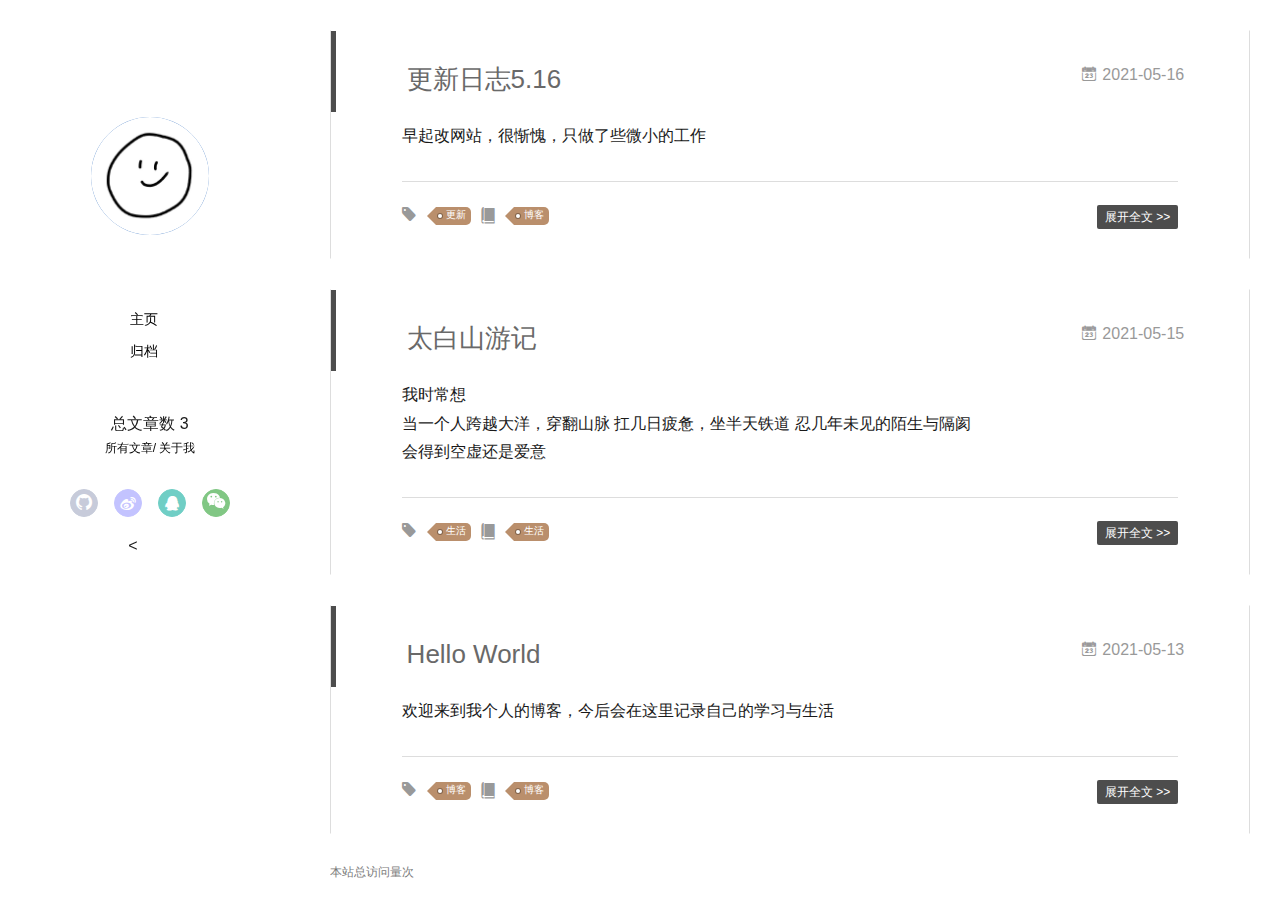
<file: index.html>
<!DOCTYPE html>
<html>
<head>
  <meta charset="utf-8">
  
  <meta name="renderer" content="webkit">
  <meta http-equiv="X-UA-Compatible" content="IE=edge" >
  <link rel="dns-prefetch" href="https://jwlee777.github.io">
  <title>CryStal</title>
  <meta name="viewport" content="width=device-width, initial-scale=1, maximum-scale=1">
  <meta name="description" content="JwLee&#39;s Blog">
<meta property="og:type" content="website">
<meta property="og:title" content="CryStal">
<meta property="og:url" content="https://jwlee777.github.io/index.html">
<meta property="og:site_name" content="CryStal">
<meta property="og:description" content="JwLee&#39;s Blog">
<meta property="og:locale" content="zh_CN">
<meta property="article:author" content="JwLee">
<meta property="article:tag" content="java,python,程序员，生活">
<meta name="twitter:card" content="summary">
  
    <link rel="alternative" href="/atom.xml" title="CryStal" type="application/atom+xml">
  
  
    <link rel="icon" href="/assets/img/head.jpg">
  
  <link rel="stylesheet" type="text/css" href="/./main.0cf68a.css">
  <style type="text/css">
  
    #container.show {
      background: linear-gradient(200deg,#a0cfe4,#e8c37e);
    }
  </style>
  

  

<meta name="generator" content="Hexo 5.4.0"></head>

<body>
  <div id="container" q-class="show:isCtnShow">
    <canvas id="anm-canvas" class="anm-canvas"></canvas>
    <div class="left-col" q-class="show:isShow">
      
<!--<div class="overlay" style="background: #4d4d4d"></div>-->
<div class="overlay" ></div>
<div class="intrude-less">
	<header id="header" class="inner">
		<a href="/" class="profilepic">
			<img src="/assets/img/head.jpg" class="js-avatar">
		</a>
		<hgroup>
		  <h1 class="header-author"><a href="/"></a></h1>
		</hgroup>
		

		<nav class="header-menu">
			<ul>
			
				<li><a href="/">主页</a></li>
	        
				<li><a href="/archives/index.html">归档</a></li>
	        
			</ul>
		</nav>
		<nav>
			总文章数 3
		</nav>
		<nav class="header-smart-menu">
    		
    			
    			<a q-on="click: openSlider(e, 'innerArchive')" href="javascript:void(0)">所有文章</a>
    			
            
    			
    			<a q-on="click: openSlider(e, 'aboutme')" href="javascript:void(0)">关于我</a>
    			
            
		</nav>
		<nav class="header-nav">
			<div class="social">
				
					<a class="github" target="_blank" href="https://github.com/JwLee777" title="github"><i class="icon-github"></i></a>
		        
					<a class="weibo" target="_blank" href="https://weibo.com/u/3223713651?is_all=1" title="weibo"><i class="icon-weibo"></i></a>
		        
					<a class="qq" target="_blank" href="/assets/img/qq.png" title="qq"><i class="icon-qq"></i></a>
		        
					<a class="weixin" target="_blank" href="/assets/img/wechat.jpg" title="weixin"><i class="icon-weixin"></i></a>
		        
			</div>
		<!-- 网易云音乐插件 -->
		
				<div style="position:absolute; bottom:120px left:auto; width:85%">
					<<iframe frameborder="no" border="0" marginwidth="0" marginheight="0" width=298 height=52 src="//music.163.com/outchain/player?type=2&id=1396141677&auto=0&height=32"></iframe></iframe>
				</div>
		
		</nav>
	</header>		
</div>

    </div>
    <div class="mid-col" q-class="show:isShow,hide:isShow|isFalse">
      
<nav id="mobile-nav">
  	<div class="overlay js-overlay" style="background: #4d4d4d"></div>
	<div class="btnctn js-mobile-btnctn">
  		<div class="slider-trigger list" q-on="click: openSlider(e)"><i class="icon icon-sort"></i></div>
	</div>
	<div class="intrude-less">
		<header id="header" class="inner">
			<div class="profilepic">
				<img src="/assets/img/head.jpg" class="js-avatar">
			</div>
			<hgroup>
			  <h1 class="header-author js-header-author"></h1>
			</hgroup>
			
			
			
				
			
				
			
			
			
			<nav class="header-nav">
				<div class="social">
					
						<a class="github" target="_blank" href="https://github.com/JwLee777" title="github"><i class="icon-github"></i></a>
			        
						<a class="weibo" target="_blank" href="https://weibo.com/u/3223713651?is_all=1" title="weibo"><i class="icon-weibo"></i></a>
			        
						<a class="qq" target="_blank" href="/assets/img/qq.png" title="qq"><i class="icon-qq"></i></a>
			        
						<a class="weixin" target="_blank" href="/assets/img/wechat.jpg" title="weixin"><i class="icon-weixin"></i></a>
			        
				</div>
			</nav>

			<nav class="header-menu js-header-menu">
				<ul style="width: 50%">
				
				
					<li style="width: 50%"><a href="/">主页</a></li>
		        
					<li style="width: 50%"><a href="/archives/index.html">归档</a></li>
		        
				</ul>
			</nav>
		</header>				
	</div>
	<div class="mobile-mask" style="display:none" q-show="isShow"></div>
</nav>

      <div id="wrapper" class="body-wrap">
        <div class="menu-l">
          <div class="canvas-wrap">
            <canvas data-colors="#eaeaea" data-sectionHeight="100" data-contentId="js-content" id="myCanvas1" class="anm-canvas"></canvas>
          </div>
          <div id="js-content" class="content-ll">
            
  
    <article id="post-更新日志5.16" class="article article-type-post  article-index" itemscope itemprop="blogPost">
  <div class="article-inner">
    
      <header class="article-header">
        
  
    <h1 itemprop="name">
      <a class="article-title" href="/2021/05/16/%E6%9B%B4%E6%96%B0%E6%97%A5%E5%BF%975.16/">更新日志5.16</a>
    </h1>
  

        <!--显示阅读次数-->
          
        
        <a href="/2021/05/16/%E6%9B%B4%E6%96%B0%E6%97%A5%E5%BF%975.16/" class="archive-article-date">
  	<time datetime="2021-05-16T05:07:15.000Z" itemprop="datePublished"><i class="icon-calendar icon"></i>2021-05-16</time>
</a>
        
      </header>
    
    <div class="article-entry" itemprop="articleBody">
      
        <p>早起改网站，很惭愧，只做了些微小的工作</p>
        
      

      

  <div class="declare" hidden="hidden"></div>


      
    </div>
    <div class="article-info article-info-index">
      
      
	<div class="article-tag tagcloud">
		<i class="icon-price-tags icon"></i>
		<ul class="article-tag-list">
			 
        		<li class="article-tag-list-item">
        			<a href="javascript:void(0)" class="js-tag article-tag-list-link color3">更新</a>
        		</li>
      		
		</ul>
	</div>

      
	<div class="article-category tagcloud">
		<i class="icon-book icon"></i>
		<ul class="article-tag-list">
			 
        		<li class="article-tag-list-item">
        			<a href="/categories/博客//" class="article-tag-list-link color3">博客</a>
        		</li>
      		
		</ul>
	</div>


      
        <p class="article-more-link">
          <a class="article-more-a" href="/2021/05/16/%E6%9B%B4%E6%96%B0%E6%97%A5%E5%BF%975.16/">展开全文 >></a>
        </p>
      

      
      <div class="clearfix"></div>
    </div>
  </div>
</article>

<aside class="wrap-side-operation">
    <div class="mod-side-operation">
        
        <div class="jump-container" id="js-jump-container" style="display:none;">
            <a href="javascript:void(0)" class="mod-side-operation__jump-to-top">
                <i class="icon-font icon-back"></i>
            </a>
            <div id="js-jump-plan-container" class="jump-plan-container" style="top: -11px;">
                <i class="icon-font icon-plane jump-plane"></i>
            </div>
        </div>
        
        
    </div>
</aside>




  
    <article id="post-太白山" class="article article-type-post  article-index" itemscope itemprop="blogPost">
  <div class="article-inner">
    
      <header class="article-header">
        
  
    <h1 itemprop="name">
      <a class="article-title" href="/2021/05/15/%E5%A4%AA%E7%99%BD%E5%B1%B1/">太白山游记</a>
    </h1>
  

        <!--显示阅读次数-->
          
        
        <a href="/2021/05/15/%E5%A4%AA%E7%99%BD%E5%B1%B1/" class="archive-article-date">
  	<time datetime="2021-05-15T13:07:15.000Z" itemprop="datePublished"><i class="icon-calendar icon"></i>2021-05-15</time>
</a>
        
      </header>
    
    <div class="article-entry" itemprop="articleBody">
      
        <p>我时常想<br>当一个人跨越大洋，穿翻山脉 扛几日疲惫，坐半天铁道 忍几年未见的陌生与隔阂<br>会得到空虚还是爱意</p>
        
      

      

  <div class="declare" hidden="hidden"></div>


      
    </div>
    <div class="article-info article-info-index">
      
      
	<div class="article-tag tagcloud">
		<i class="icon-price-tags icon"></i>
		<ul class="article-tag-list">
			 
        		<li class="article-tag-list-item">
        			<a href="javascript:void(0)" class="js-tag article-tag-list-link color3">生活</a>
        		</li>
      		
		</ul>
	</div>

      
	<div class="article-category tagcloud">
		<i class="icon-book icon"></i>
		<ul class="article-tag-list">
			 
        		<li class="article-tag-list-item">
        			<a href="/categories/生活//" class="article-tag-list-link color3">生活</a>
        		</li>
      		
		</ul>
	</div>


      
        <p class="article-more-link">
          <a class="article-more-a" href="/2021/05/15/%E5%A4%AA%E7%99%BD%E5%B1%B1/">展开全文 >></a>
        </p>
      

      
      <div class="clearfix"></div>
    </div>
  </div>
</article>

<aside class="wrap-side-operation">
    <div class="mod-side-operation">
        
        <div class="jump-container" id="js-jump-container" style="display:none;">
            <a href="javascript:void(0)" class="mod-side-operation__jump-to-top">
                <i class="icon-font icon-back"></i>
            </a>
            <div id="js-jump-plan-container" class="jump-plan-container" style="top: -11px;">
                <i class="icon-font icon-plane jump-plane"></i>
            </div>
        </div>
        
        
    </div>
</aside>




  
    <article id="post-hello-world" class="article article-type-post  article-index" itemscope itemprop="blogPost">
  <div class="article-inner">
    
      <header class="article-header">
        
  
    <h1 itemprop="name">
      <a class="article-title" href="/2021/05/13/hello-world/">Hello World</a>
    </h1>
  

        <!--显示阅读次数-->
          
        
        <a href="/2021/05/13/hello-world/" class="archive-article-date">
  	<time datetime="2021-05-13T14:07:15.000Z" itemprop="datePublished"><i class="icon-calendar icon"></i>2021-05-13</time>
</a>
        
      </header>
    
    <div class="article-entry" itemprop="articleBody">
      
        <p>欢迎来到我个人的博客，今后会在这里记录自己的学习与生活</p>
        
      

      

  <div class="declare" hidden="hidden"></div>


      
    </div>
    <div class="article-info article-info-index">
      
      
	<div class="article-tag tagcloud">
		<i class="icon-price-tags icon"></i>
		<ul class="article-tag-list">
			 
        		<li class="article-tag-list-item">
        			<a href="javascript:void(0)" class="js-tag article-tag-list-link color3">博客</a>
        		</li>
      		
		</ul>
	</div>

      
	<div class="article-category tagcloud">
		<i class="icon-book icon"></i>
		<ul class="article-tag-list">
			 
        		<li class="article-tag-list-item">
        			<a href="/categories/博客//" class="article-tag-list-link color3">博客</a>
        		</li>
      		
		</ul>
	</div>


      
        <p class="article-more-link">
          <a class="article-more-a" href="/2021/05/13/hello-world/">展开全文 >></a>
        </p>
      

      
      <div class="clearfix"></div>
    </div>
  </div>
</article>

<aside class="wrap-side-operation">
    <div class="mod-side-operation">
        
        <div class="jump-container" id="js-jump-container" style="display:none;">
            <a href="javascript:void(0)" class="mod-side-operation__jump-to-top">
                <i class="icon-font icon-back"></i>
            </a>
            <div id="js-jump-plan-container" class="jump-plan-container" style="top: -11px;">
                <i class="icon-font icon-plane jump-plane"></i>
            </div>
        </div>
        
        
    </div>
</aside>




  
  


          </div>
        </div>
      </div>
      <footer id="footer">
  <div class="outer">
    <div id="footer-info">
    	<div class="footer-left">
			<span id="busuanzi_container_site_pv">    本站总访问量<span id="busuanzi_value_site_pv"></span>次</span>
    </div>
  </div>
</footer>

    </div>
    <script>
	var yiliaConfig = {
		mathjax: false,
		isHome: true,
		isPost: false,
		isArchive: false,
		isTag: false,
		isCategory: false,
		open_in_new: false,
		toc_hide_index: true,
		root: "/",
		innerArchive: true,
		showTags: false
	}
</script>

<script>!function(t){function n(e){if(r[e])return r[e].exports;var i=r[e]={exports:{},id:e,loaded:!1};return t[e].call(i.exports,i,i.exports,n),i.loaded=!0,i.exports}var r={};n.m=t,n.c=r,n.p="./",n(0)}([function(t,n,r){r(195),t.exports=r(191)},function(t,n,r){var e=r(3),i=r(52),o=r(27),u=r(28),c=r(53),f="prototype",a=function(t,n,r){var s,l,h,v,p=t&a.F,d=t&a.G,y=t&a.S,g=t&a.P,b=t&a.B,m=d?e:y?e[n]||(e[n]={}):(e[n]||{})[f],x=d?i:i[n]||(i[n]={}),w=x[f]||(x[f]={});d&&(r=n);for(s in r)l=!p&&m&&void 0!==m[s],h=(l?m:r)[s],v=b&&l?c(h,e):g&&"function"==typeof h?c(Function.call,h):h,m&&u(m,s,h,t&a.U),x[s]!=h&&o(x,s,v),g&&w[s]!=h&&(w[s]=h)};e.core=i,a.F=1,a.G=2,a.S=4,a.P=8,a.B=16,a.W=32,a.U=64,a.R=128,t.exports=a},function(t,n,r){var e=r(6);t.exports=function(t){if(!e(t))throw TypeError(t+" is not an object!");return t}},function(t,n){var r=t.exports="undefined"!=typeof window&&window.Math==Math?window:"undefined"!=typeof self&&self.Math==Math?self:Function("return this")();"number"==typeof __g&&(__g=r)},function(t,n){t.exports=function(t){try{return!!t()}catch(t){return!0}}},function(t,n){var r=t.exports="undefined"!=typeof window&&window.Math==Math?window:"undefined"!=typeof self&&self.Math==Math?self:Function("return this")();"number"==typeof __g&&(__g=r)},function(t,n){t.exports=function(t){return"object"==typeof t?null!==t:"function"==typeof t}},function(t,n,r){var e=r(126)("wks"),i=r(76),o=r(3).Symbol,u="function"==typeof o;(t.exports=function(t){return e[t]||(e[t]=u&&o[t]||(u?o:i)("Symbol."+t))}).store=e},function(t,n){var r={}.hasOwnProperty;t.exports=function(t,n){return r.call(t,n)}},function(t,n,r){var e=r(94),i=r(33);t.exports=function(t){return e(i(t))}},function(t,n,r){t.exports=!r(4)(function(){return 7!=Object.defineProperty({},"a",{get:function(){return 7}}).a})},function(t,n,r){var e=r(2),i=r(167),o=r(50),u=Object.defineProperty;n.f=r(10)?Object.defineProperty:function(t,n,r){if(e(t),n=o(n,!0),e(r),i)try{return u(t,n,r)}catch(t){}if("get"in r||"set"in r)throw TypeError("Accessors not supported!");return"value"in r&&(t[n]=r.value),t}},function(t,n,r){t.exports=!r(18)(function(){return 7!=Object.defineProperty({},"a",{get:function(){return 7}}).a})},function(t,n,r){var e=r(14),i=r(22);t.exports=r(12)?function(t,n,r){return e.f(t,n,i(1,r))}:function(t,n,r){return t[n]=r,t}},function(t,n,r){var e=r(20),i=r(58),o=r(42),u=Object.defineProperty;n.f=r(12)?Object.defineProperty:function(t,n,r){if(e(t),n=o(n,!0),e(r),i)try{return u(t,n,r)}catch(t){}if("get"in r||"set"in r)throw TypeError("Accessors not supported!");return"value"in r&&(t[n]=r.value),t}},function(t,n,r){var e=r(40)("wks"),i=r(23),o=r(5).Symbol,u="function"==typeof o;(t.exports=function(t){return e[t]||(e[t]=u&&o[t]||(u?o:i)("Symbol."+t))}).store=e},function(t,n,r){var e=r(67),i=Math.min;t.exports=function(t){return t>0?i(e(t),9007199254740991):0}},function(t,n,r){var e=r(46);t.exports=function(t){return Object(e(t))}},function(t,n){t.exports=function(t){try{return!!t()}catch(t){return!0}}},function(t,n,r){var e=r(63),i=r(34);t.exports=Object.keys||function(t){return e(t,i)}},function(t,n,r){var e=r(21);t.exports=function(t){if(!e(t))throw TypeError(t+" is not an object!");return t}},function(t,n){t.exports=function(t){return"object"==typeof t?null!==t:"function"==typeof t}},function(t,n){t.exports=function(t,n){return{enumerable:!(1&t),configurable:!(2&t),writable:!(4&t),value:n}}},function(t,n){var r=0,e=Math.random();t.exports=function(t){return"Symbol(".concat(void 0===t?"":t,")_",(++r+e).toString(36))}},function(t,n){var r={}.hasOwnProperty;t.exports=function(t,n){return r.call(t,n)}},function(t,n){var r=t.exports={version:"2.4.0"};"number"==typeof __e&&(__e=r)},function(t,n){t.exports=function(t){if("function"!=typeof t)throw TypeError(t+" is not a function!");return t}},function(t,n,r){var e=r(11),i=r(66);t.exports=r(10)?function(t,n,r){return e.f(t,n,i(1,r))}:function(t,n,r){return t[n]=r,t}},function(t,n,r){var e=r(3),i=r(27),o=r(24),u=r(76)("src"),c="toString",f=Function[c],a=(""+f).split(c);r(52).inspectSource=function(t){return f.call(t)},(t.exports=function(t,n,r,c){var f="function"==typeof r;f&&(o(r,"name")||i(r,"name",n)),t[n]!==r&&(f&&(o(r,u)||i(r,u,t[n]?""+t[n]:a.join(String(n)))),t===e?t[n]=r:c?t[n]?t[n]=r:i(t,n,r):(delete t[n],i(t,n,r)))})(Function.prototype,c,function(){return"function"==typeof this&&this[u]||f.call(this)})},function(t,n,r){var e=r(1),i=r(4),o=r(46),u=function(t,n,r,e){var i=String(o(t)),u="<"+n;return""!==r&&(u+=" "+r+'="'+String(e).replace(/"/g,"&quot;")+'"'),u+">"+i+"</"+n+">"};t.exports=function(t,n){var r={};r[t]=n(u),e(e.P+e.F*i(function(){var n=""[t]('"');return n!==n.toLowerCase()||n.split('"').length>3}),"String",r)}},function(t,n,r){var e=r(115),i=r(46);t.exports=function(t){return e(i(t))}},function(t,n,r){var e=r(116),i=r(66),o=r(30),u=r(50),c=r(24),f=r(167),a=Object.getOwnPropertyDescriptor;n.f=r(10)?a:function(t,n){if(t=o(t),n=u(n,!0),f)try{return a(t,n)}catch(t){}if(c(t,n))return i(!e.f.call(t,n),t[n])}},function(t,n,r){var e=r(24),i=r(17),o=r(145)("IE_PROTO"),u=Object.prototype;t.exports=Object.getPrototypeOf||function(t){return t=i(t),e(t,o)?t[o]:"function"==typeof t.constructor&&t instanceof t.constructor?t.constructor.prototype:t instanceof Object?u:null}},function(t,n){t.exports=function(t){if(void 0==t)throw TypeError("Can't call method on  "+t);return t}},function(t,n){t.exports="constructor,hasOwnProperty,isPrototypeOf,propertyIsEnumerable,toLocaleString,toString,valueOf".split(",")},function(t,n){t.exports={}},function(t,n){t.exports=!0},function(t,n){n.f={}.propertyIsEnumerable},function(t,n,r){var e=r(14).f,i=r(8),o=r(15)("toStringTag");t.exports=function(t,n,r){t&&!i(t=r?t:t.prototype,o)&&e(t,o,{configurable:!0,value:n})}},function(t,n,r){var e=r(40)("keys"),i=r(23);t.exports=function(t){return e[t]||(e[t]=i(t))}},function(t,n,r){var e=r(5),i="__core-js_shared__",o=e[i]||(e[i]={});t.exports=function(t){return o[t]||(o[t]={})}},function(t,n){var r=Math.ceil,e=Math.floor;t.exports=function(t){return isNaN(t=+t)?0:(t>0?e:r)(t)}},function(t,n,r){var e=r(21);t.exports=function(t,n){if(!e(t))return t;var r,i;if(n&&"function"==typeof(r=t.toString)&&!e(i=r.call(t)))return i;if("function"==typeof(r=t.valueOf)&&!e(i=r.call(t)))return i;if(!n&&"function"==typeof(r=t.toString)&&!e(i=r.call(t)))return i;throw TypeError("Can't convert object to primitive value")}},function(t,n,r){var e=r(5),i=r(25),o=r(36),u=r(44),c=r(14).f;t.exports=function(t){var n=i.Symbol||(i.Symbol=o?{}:e.Symbol||{});"_"==t.charAt(0)||t in n||c(n,t,{value:u.f(t)})}},function(t,n,r){n.f=r(15)},function(t,n){var r={}.toString;t.exports=function(t){return r.call(t).slice(8,-1)}},function(t,n){t.exports=function(t){if(void 0==t)throw TypeError("Can't call method on  "+t);return t}},function(t,n,r){var e=r(4);t.exports=function(t,n){return!!t&&e(function(){n?t.call(null,function(){},1):t.call(null)})}},function(t,n,r){var e=r(53),i=r(115),o=r(17),u=r(16),c=r(203);t.exports=function(t,n){var r=1==t,f=2==t,a=3==t,s=4==t,l=6==t,h=5==t||l,v=n||c;return function(n,c,p){for(var d,y,g=o(n),b=i(g),m=e(c,p,3),x=u(b.length),w=0,S=r?v(n,x):f?v(n,0):void 0;x>w;w++)if((h||w in b)&&(d=b[w],y=m(d,w,g),t))if(r)S[w]=y;else if(y)switch(t){case 3:return!0;case 5:return d;case 6:return w;case 2:S.push(d)}else if(s)return!1;return l?-1:a||s?s:S}}},function(t,n,r){var e=r(1),i=r(52),o=r(4);t.exports=function(t,n){var r=(i.Object||{})[t]||Object[t],u={};u[t]=n(r),e(e.S+e.F*o(function(){r(1)}),"Object",u)}},function(t,n,r){var e=r(6);t.exports=function(t,n){if(!e(t))return t;var r,i;if(n&&"function"==typeof(r=t.toString)&&!e(i=r.call(t)))return i;if("function"==typeof(r=t.valueOf)&&!e(i=r.call(t)))return i;if(!n&&"function"==typeof(r=t.toString)&&!e(i=r.call(t)))return i;throw TypeError("Can't convert object to primitive value")}},function(t,n,r){var e=r(5),i=r(25),o=r(91),u=r(13),c="prototype",f=function(t,n,r){var a,s,l,h=t&f.F,v=t&f.G,p=t&f.S,d=t&f.P,y=t&f.B,g=t&f.W,b=v?i:i[n]||(i[n]={}),m=b[c],x=v?e:p?e[n]:(e[n]||{})[c];v&&(r=n);for(a in r)(s=!h&&x&&void 0!==x[a])&&a in b||(l=s?x[a]:r[a],b[a]=v&&"function"!=typeof x[a]?r[a]:y&&s?o(l,e):g&&x[a]==l?function(t){var n=function(n,r,e){if(this instanceof t){switch(arguments.length){case 0:return new t;case 1:return new t(n);case 2:return new t(n,r)}return new t(n,r,e)}return t.apply(this,arguments)};return n[c]=t[c],n}(l):d&&"function"==typeof l?o(Function.call,l):l,d&&((b.virtual||(b.virtual={}))[a]=l,t&f.R&&m&&!m[a]&&u(m,a,l)))};f.F=1,f.G=2,f.S=4,f.P=8,f.B=16,f.W=32,f.U=64,f.R=128,t.exports=f},function(t,n){var r=t.exports={version:"2.4.0"};"number"==typeof __e&&(__e=r)},function(t,n,r){var e=r(26);t.exports=function(t,n,r){if(e(t),void 0===n)return t;switch(r){case 1:return function(r){return t.call(n,r)};case 2:return function(r,e){return t.call(n,r,e)};case 3:return function(r,e,i){return t.call(n,r,e,i)}}return function(){return t.apply(n,arguments)}}},function(t,n,r){var e=r(183),i=r(1),o=r(126)("metadata"),u=o.store||(o.store=new(r(186))),c=function(t,n,r){var i=u.get(t);if(!i){if(!r)return;u.set(t,i=new e)}var o=i.get(n);if(!o){if(!r)return;i.set(n,o=new e)}return o},f=function(t,n,r){var e=c(n,r,!1);return void 0!==e&&e.has(t)},a=function(t,n,r){var e=c(n,r,!1);return void 0===e?void 0:e.get(t)},s=function(t,n,r,e){c(r,e,!0).set(t,n)},l=function(t,n){var r=c(t,n,!1),e=[];return r&&r.forEach(function(t,n){e.push(n)}),e},h=function(t){return void 0===t||"symbol"==typeof t?t:String(t)},v=function(t){i(i.S,"Reflect",t)};t.exports={store:u,map:c,has:f,get:a,set:s,keys:l,key:h,exp:v}},function(t,n,r){"use strict";if(r(10)){var e=r(69),i=r(3),o=r(4),u=r(1),c=r(127),f=r(152),a=r(53),s=r(68),l=r(66),h=r(27),v=r(73),p=r(67),d=r(16),y=r(75),g=r(50),b=r(24),m=r(180),x=r(114),w=r(6),S=r(17),_=r(137),O=r(70),E=r(32),P=r(71).f,j=r(154),F=r(76),M=r(7),A=r(48),N=r(117),T=r(146),I=r(155),k=r(80),L=r(123),R=r(74),C=r(130),D=r(160),U=r(11),W=r(31),G=U.f,B=W.f,V=i.RangeError,z=i.TypeError,q=i.Uint8Array,K="ArrayBuffer",J="Shared"+K,Y="BYTES_PER_ELEMENT",H="prototype",$=Array[H],X=f.ArrayBuffer,Q=f.DataView,Z=A(0),tt=A(2),nt=A(3),rt=A(4),et=A(5),it=A(6),ot=N(!0),ut=N(!1),ct=I.values,ft=I.keys,at=I.entries,st=$.lastIndexOf,lt=$.reduce,ht=$.reduceRight,vt=$.join,pt=$.sort,dt=$.slice,yt=$.toString,gt=$.toLocaleString,bt=M("iterator"),mt=M("toStringTag"),xt=F("typed_constructor"),wt=F("def_constructor"),St=c.CONSTR,_t=c.TYPED,Ot=c.VIEW,Et="Wrong length!",Pt=A(1,function(t,n){return Tt(T(t,t[wt]),n)}),jt=o(function(){return 1===new q(new Uint16Array([1]).buffer)[0]}),Ft=!!q&&!!q[H].set&&o(function(){new q(1).set({})}),Mt=function(t,n){if(void 0===t)throw z(Et);var r=+t,e=d(t);if(n&&!m(r,e))throw V(Et);return e},At=function(t,n){var r=p(t);if(r<0||r%n)throw V("Wrong offset!");return r},Nt=function(t){if(w(t)&&_t in t)return t;throw z(t+" is not a typed array!")},Tt=function(t,n){if(!(w(t)&&xt in t))throw z("It is not a typed array constructor!");return new t(n)},It=function(t,n){return kt(T(t,t[wt]),n)},kt=function(t,n){for(var r=0,e=n.length,i=Tt(t,e);e>r;)i[r]=n[r++];return i},Lt=function(t,n,r){G(t,n,{get:function(){return this._d[r]}})},Rt=function(t){var n,r,e,i,o,u,c=S(t),f=arguments.length,s=f>1?arguments[1]:void 0,l=void 0!==s,h=j(c);if(void 0!=h&&!_(h)){for(u=h.call(c),e=[],n=0;!(o=u.next()).done;n++)e.push(o.value);c=e}for(l&&f>2&&(s=a(s,arguments[2],2)),n=0,r=d(c.length),i=Tt(this,r);r>n;n++)i[n]=l?s(c[n],n):c[n];return i},Ct=function(){for(var t=0,n=arguments.length,r=Tt(this,n);n>t;)r[t]=arguments[t++];return r},Dt=!!q&&o(function(){gt.call(new q(1))}),Ut=function(){return gt.apply(Dt?dt.call(Nt(this)):Nt(this),arguments)},Wt={copyWithin:function(t,n){return D.call(Nt(this),t,n,arguments.length>2?arguments[2]:void 0)},every:function(t){return rt(Nt(this),t,arguments.length>1?arguments[1]:void 0)},fill:function(t){return C.apply(Nt(this),arguments)},filter:function(t){return It(this,tt(Nt(this),t,arguments.length>1?arguments[1]:void 0))},find:function(t){return et(Nt(this),t,arguments.length>1?arguments[1]:void 0)},findIndex:function(t){return it(Nt(this),t,arguments.length>1?arguments[1]:void 0)},forEach:function(t){Z(Nt(this),t,arguments.length>1?arguments[1]:void 0)},indexOf:function(t){return ut(Nt(this),t,arguments.length>1?arguments[1]:void 0)},includes:function(t){return ot(Nt(this),t,arguments.length>1?arguments[1]:void 0)},join:function(t){return vt.apply(Nt(this),arguments)},lastIndexOf:function(t){return st.apply(Nt(this),arguments)},map:function(t){return Pt(Nt(this),t,arguments.length>1?arguments[1]:void 0)},reduce:function(t){return lt.apply(Nt(this),arguments)},reduceRight:function(t){return ht.apply(Nt(this),arguments)},reverse:function(){for(var t,n=this,r=Nt(n).length,e=Math.floor(r/2),i=0;i<e;)t=n[i],n[i++]=n[--r],n[r]=t;return n},some:function(t){return nt(Nt(this),t,arguments.length>1?arguments[1]:void 0)},sort:function(t){return pt.call(Nt(this),t)},subarray:function(t,n){var r=Nt(this),e=r.length,i=y(t,e);return new(T(r,r[wt]))(r.buffer,r.byteOffset+i*r.BYTES_PER_ELEMENT,d((void 0===n?e:y(n,e))-i))}},Gt=function(t,n){return It(this,dt.call(Nt(this),t,n))},Bt=function(t){Nt(this);var n=At(arguments[1],1),r=this.length,e=S(t),i=d(e.length),o=0;if(i+n>r)throw V(Et);for(;o<i;)this[n+o]=e[o++]},Vt={entries:function(){return at.call(Nt(this))},keys:function(){return ft.call(Nt(this))},values:function(){return ct.call(Nt(this))}},zt=function(t,n){return w(t)&&t[_t]&&"symbol"!=typeof n&&n in t&&String(+n)==String(n)},qt=function(t,n){return zt(t,n=g(n,!0))?l(2,t[n]):B(t,n)},Kt=function(t,n,r){return!(zt(t,n=g(n,!0))&&w(r)&&b(r,"value"))||b(r,"get")||b(r,"set")||r.configurable||b(r,"writable")&&!r.writable||b(r,"enumerable")&&!r.enumerable?G(t,n,r):(t[n]=r.value,t)};St||(W.f=qt,U.f=Kt),u(u.S+u.F*!St,"Object",{getOwnPropertyDescriptor:qt,defineProperty:Kt}),o(function(){yt.call({})})&&(yt=gt=function(){return vt.call(this)});var Jt=v({},Wt);v(Jt,Vt),h(Jt,bt,Vt.values),v(Jt,{slice:Gt,set:Bt,constructor:function(){},toString:yt,toLocaleString:Ut}),Lt(Jt,"buffer","b"),Lt(Jt,"byteOffset","o"),Lt(Jt,"byteLength","l"),Lt(Jt,"length","e"),G(Jt,mt,{get:function(){return this[_t]}}),t.exports=function(t,n,r,f){f=!!f;var a=t+(f?"Clamped":"")+"Array",l="Uint8Array"!=a,v="get"+t,p="set"+t,y=i[a],g=y||{},b=y&&E(y),m=!y||!c.ABV,S={},_=y&&y[H],j=function(t,r){var e=t._d;return e.v[v](r*n+e.o,jt)},F=function(t,r,e){var i=t._d;f&&(e=(e=Math.round(e))<0?0:e>255?255:255&e),i.v[p](r*n+i.o,e,jt)},M=function(t,n){G(t,n,{get:function(){return j(this,n)},set:function(t){return F(this,n,t)},enumerable:!0})};m?(y=r(function(t,r,e,i){s(t,y,a,"_d");var o,u,c,f,l=0,v=0;if(w(r)){if(!(r instanceof X||(f=x(r))==K||f==J))return _t in r?kt(y,r):Rt.call(y,r);o=r,v=At(e,n);var p=r.byteLength;if(void 0===i){if(p%n)throw V(Et);if((u=p-v)<0)throw V(Et)}else if((u=d(i)*n)+v>p)throw V(Et);c=u/n}else c=Mt(r,!0),u=c*n,o=new X(u);for(h(t,"_d",{b:o,o:v,l:u,e:c,v:new Q(o)});l<c;)M(t,l++)}),_=y[H]=O(Jt),h(_,"constructor",y)):L(function(t){new y(null),new y(t)},!0)||(y=r(function(t,r,e,i){s(t,y,a);var o;return w(r)?r instanceof X||(o=x(r))==K||o==J?void 0!==i?new g(r,At(e,n),i):void 0!==e?new g(r,At(e,n)):new g(r):_t in r?kt(y,r):Rt.call(y,r):new g(Mt(r,l))}),Z(b!==Function.prototype?P(g).concat(P(b)):P(g),function(t){t in y||h(y,t,g[t])}),y[H]=_,e||(_.constructor=y));var A=_[bt],N=!!A&&("values"==A.name||void 0==A.name),T=Vt.values;h(y,xt,!0),h(_,_t,a),h(_,Ot,!0),h(_,wt,y),(f?new y(1)[mt]==a:mt in _)||G(_,mt,{get:function(){return a}}),S[a]=y,u(u.G+u.W+u.F*(y!=g),S),u(u.S,a,{BYTES_PER_ELEMENT:n,from:Rt,of:Ct}),Y in _||h(_,Y,n),u(u.P,a,Wt),R(a),u(u.P+u.F*Ft,a,{set:Bt}),u(u.P+u.F*!N,a,Vt),u(u.P+u.F*(_.toString!=yt),a,{toString:yt}),u(u.P+u.F*o(function(){new y(1).slice()}),a,{slice:Gt}),u(u.P+u.F*(o(function(){return[1,2].toLocaleString()!=new y([1,2]).toLocaleString()})||!o(function(){_.toLocaleString.call([1,2])})),a,{toLocaleString:Ut}),k[a]=N?A:T,e||N||h(_,bt,T)}}else t.exports=function(){}},function(t,n){var r={}.toString;t.exports=function(t){return r.call(t).slice(8,-1)}},function(t,n,r){var e=r(21),i=r(5).document,o=e(i)&&e(i.createElement);t.exports=function(t){return o?i.createElement(t):{}}},function(t,n,r){t.exports=!r(12)&&!r(18)(function(){return 7!=Object.defineProperty(r(57)("div"),"a",{get:function(){return 7}}).a})},function(t,n,r){"use strict";var e=r(36),i=r(51),o=r(64),u=r(13),c=r(8),f=r(35),a=r(96),s=r(38),l=r(103),h=r(15)("iterator"),v=!([].keys&&"next"in[].keys()),p="keys",d="values",y=function(){return this};t.exports=function(t,n,r,g,b,m,x){a(r,n,g);var w,S,_,O=function(t){if(!v&&t in F)return F[t];switch(t){case p:case d:return function(){return new r(this,t)}}return function(){return new r(this,t)}},E=n+" Iterator",P=b==d,j=!1,F=t.prototype,M=F[h]||F["@@iterator"]||b&&F[b],A=M||O(b),N=b?P?O("entries"):A:void 0,T="Array"==n?F.entries||M:M;if(T&&(_=l(T.call(new t)))!==Object.prototype&&(s(_,E,!0),e||c(_,h)||u(_,h,y)),P&&M&&M.name!==d&&(j=!0,A=function(){return M.call(this)}),e&&!x||!v&&!j&&F[h]||u(F,h,A),f[n]=A,f[E]=y,b)if(w={values:P?A:O(d),keys:m?A:O(p),entries:N},x)for(S in w)S in F||o(F,S,w[S]);else i(i.P+i.F*(v||j),n,w);return w}},function(t,n,r){var e=r(20),i=r(100),o=r(34),u=r(39)("IE_PROTO"),c=function(){},f="prototype",a=function(){var t,n=r(57)("iframe"),e=o.length;for(n.style.display="none",r(93).appendChild(n),n.src="javascript:",t=n.contentWindow.document,t.open(),t.write("<script>document.F=Object<\/script>"),t.close(),a=t.F;e--;)delete a[f][o[e]];return a()};t.exports=Object.create||function(t,n){var r;return null!==t?(c[f]=e(t),r=new c,c[f]=null,r[u]=t):r=a(),void 0===n?r:i(r,n)}},function(t,n,r){var e=r(63),i=r(34).concat("length","prototype");n.f=Object.getOwnPropertyNames||function(t){return e(t,i)}},function(t,n){n.f=Object.getOwnPropertySymbols},function(t,n,r){var e=r(8),i=r(9),o=r(90)(!1),u=r(39)("IE_PROTO");t.exports=function(t,n){var r,c=i(t),f=0,a=[];for(r in c)r!=u&&e(c,r)&&a.push(r);for(;n.length>f;)e(c,r=n[f++])&&(~o(a,r)||a.push(r));return a}},function(t,n,r){t.exports=r(13)},function(t,n,r){var e=r(76)("meta"),i=r(6),o=r(24),u=r(11).f,c=0,f=Object.isExtensible||function(){return!0},a=!r(4)(function(){return f(Object.preventExtensions({}))}),s=function(t){u(t,e,{value:{i:"O"+ ++c,w:{}}})},l=function(t,n){if(!i(t))return"symbol"==typeof t?t:("string"==typeof t?"S":"P")+t;if(!o(t,e)){if(!f(t))return"F";if(!n)return"E";s(t)}return t[e].i},h=function(t,n){if(!o(t,e)){if(!f(t))return!0;if(!n)return!1;s(t)}return t[e].w},v=function(t){return a&&p.NEED&&f(t)&&!o(t,e)&&s(t),t},p=t.exports={KEY:e,NEED:!1,fastKey:l,getWeak:h,onFreeze:v}},function(t,n){t.exports=function(t,n){return{enumerable:!(1&t),configurable:!(2&t),writable:!(4&t),value:n}}},function(t,n){var r=Math.ceil,e=Math.floor;t.exports=function(t){return isNaN(t=+t)?0:(t>0?e:r)(t)}},function(t,n){t.exports=function(t,n,r,e){if(!(t instanceof n)||void 0!==e&&e in t)throw TypeError(r+": incorrect invocation!");return t}},function(t,n){t.exports=!1},function(t,n,r){var e=r(2),i=r(173),o=r(133),u=r(145)("IE_PROTO"),c=function(){},f="prototype",a=function(){var t,n=r(132)("iframe"),e=o.length;for(n.style.display="none",r(135).appendChild(n),n.src="javascript:",t=n.contentWindow.document,t.open(),t.write("<script>document.F=Object<\/script>"),t.close(),a=t.F;e--;)delete a[f][o[e]];return a()};t.exports=Object.create||function(t,n){var r;return null!==t?(c[f]=e(t),r=new c,c[f]=null,r[u]=t):r=a(),void 0===n?r:i(r,n)}},function(t,n,r){var e=r(175),i=r(133).concat("length","prototype");n.f=Object.getOwnPropertyNames||function(t){return e(t,i)}},function(t,n,r){var e=r(175),i=r(133);t.exports=Object.keys||function(t){return e(t,i)}},function(t,n,r){var e=r(28);t.exports=function(t,n,r){for(var i in n)e(t,i,n[i],r);return t}},function(t,n,r){"use strict";var e=r(3),i=r(11),o=r(10),u=r(7)("species");t.exports=function(t){var n=e[t];o&&n&&!n[u]&&i.f(n,u,{configurable:!0,get:function(){return this}})}},function(t,n,r){var e=r(67),i=Math.max,o=Math.min;t.exports=function(t,n){return t=e(t),t<0?i(t+n,0):o(t,n)}},function(t,n){var r=0,e=Math.random();t.exports=function(t){return"Symbol(".concat(void 0===t?"":t,")_",(++r+e).toString(36))}},function(t,n,r){var e=r(33);t.exports=function(t){return Object(e(t))}},function(t,n,r){var e=r(7)("unscopables"),i=Array.prototype;void 0==i[e]&&r(27)(i,e,{}),t.exports=function(t){i[e][t]=!0}},function(t,n,r){var e=r(53),i=r(169),o=r(137),u=r(2),c=r(16),f=r(154),a={},s={},n=t.exports=function(t,n,r,l,h){var v,p,d,y,g=h?function(){return t}:f(t),b=e(r,l,n?2:1),m=0;if("function"!=typeof g)throw TypeError(t+" is not iterable!");if(o(g)){for(v=c(t.length);v>m;m++)if((y=n?b(u(p=t[m])[0],p[1]):b(t[m]))===a||y===s)return y}else for(d=g.call(t);!(p=d.next()).done;)if((y=i(d,b,p.value,n))===a||y===s)return y};n.BREAK=a,n.RETURN=s},function(t,n){t.exports={}},function(t,n,r){var e=r(11).f,i=r(24),o=r(7)("toStringTag");t.exports=function(t,n,r){t&&!i(t=r?t:t.prototype,o)&&e(t,o,{configurable:!0,value:n})}},function(t,n,r){var e=r(1),i=r(46),o=r(4),u=r(150),c="["+u+"]",f="​",a=RegExp("^"+c+c+"*"),s=RegExp(c+c+"*$"),l=function(t,n,r){var i={},c=o(function(){return!!u[t]()||f[t]()!=f}),a=i[t]=c?n(h):u[t];r&&(i[r]=a),e(e.P+e.F*c,"String",i)},h=l.trim=function(t,n){return t=String(i(t)),1&n&&(t=t.replace(a,"")),2&n&&(t=t.replace(s,"")),t};t.exports=l},function(t,n,r){t.exports={default:r(86),__esModule:!0}},function(t,n,r){t.exports={default:r(87),__esModule:!0}},function(t,n,r){"use strict";function e(t){return t&&t.__esModule?t:{default:t}}n.__esModule=!0;var i=r(84),o=e(i),u=r(83),c=e(u),f="function"==typeof c.default&&"symbol"==typeof o.default?function(t){return typeof t}:function(t){return t&&"function"==typeof c.default&&t.constructor===c.default&&t!==c.default.prototype?"symbol":typeof t};n.default="function"==typeof c.default&&"symbol"===f(o.default)?function(t){return void 0===t?"undefined":f(t)}:function(t){return t&&"function"==typeof c.default&&t.constructor===c.default&&t!==c.default.prototype?"symbol":void 0===t?"undefined":f(t)}},function(t,n,r){r(110),r(108),r(111),r(112),t.exports=r(25).Symbol},function(t,n,r){r(109),r(113),t.exports=r(44).f("iterator")},function(t,n){t.exports=function(t){if("function"!=typeof t)throw TypeError(t+" is not a function!");return t}},function(t,n){t.exports=function(){}},function(t,n,r){var e=r(9),i=r(106),o=r(105);t.exports=function(t){return function(n,r,u){var c,f=e(n),a=i(f.length),s=o(u,a);if(t&&r!=r){for(;a>s;)if((c=f[s++])!=c)return!0}else for(;a>s;s++)if((t||s in f)&&f[s]===r)return t||s||0;return!t&&-1}}},function(t,n,r){var e=r(88);t.exports=function(t,n,r){if(e(t),void 0===n)return t;switch(r){case 1:return function(r){return t.call(n,r)};case 2:return function(r,e){return t.call(n,r,e)};case 3:return function(r,e,i){return t.call(n,r,e,i)}}return function(){return t.apply(n,arguments)}}},function(t,n,r){var e=r(19),i=r(62),o=r(37);t.exports=function(t){var n=e(t),r=i.f;if(r)for(var u,c=r(t),f=o.f,a=0;c.length>a;)f.call(t,u=c[a++])&&n.push(u);return n}},function(t,n,r){t.exports=r(5).document&&document.documentElement},function(t,n,r){var e=r(56);t.exports=Object("z").propertyIsEnumerable(0)?Object:function(t){return"String"==e(t)?t.split(""):Object(t)}},function(t,n,r){var e=r(56);t.exports=Array.isArray||function(t){return"Array"==e(t)}},function(t,n,r){"use strict";var e=r(60),i=r(22),o=r(38),u={};r(13)(u,r(15)("iterator"),function(){return this}),t.exports=function(t,n,r){t.prototype=e(u,{next:i(1,r)}),o(t,n+" Iterator")}},function(t,n){t.exports=function(t,n){return{value:n,done:!!t}}},function(t,n,r){var e=r(19),i=r(9);t.exports=function(t,n){for(var r,o=i(t),u=e(o),c=u.length,f=0;c>f;)if(o[r=u[f++]]===n)return r}},function(t,n,r){var e=r(23)("meta"),i=r(21),o=r(8),u=r(14).f,c=0,f=Object.isExtensible||function(){return!0},a=!r(18)(function(){return f(Object.preventExtensions({}))}),s=function(t){u(t,e,{value:{i:"O"+ ++c,w:{}}})},l=function(t,n){if(!i(t))return"symbol"==typeof t?t:("string"==typeof t?"S":"P")+t;if(!o(t,e)){if(!f(t))return"F";if(!n)return"E";s(t)}return t[e].i},h=function(t,n){if(!o(t,e)){if(!f(t))return!0;if(!n)return!1;s(t)}return t[e].w},v=function(t){return a&&p.NEED&&f(t)&&!o(t,e)&&s(t),t},p=t.exports={KEY:e,NEED:!1,fastKey:l,getWeak:h,onFreeze:v}},function(t,n,r){var e=r(14),i=r(20),o=r(19);t.exports=r(12)?Object.defineProperties:function(t,n){i(t);for(var r,u=o(n),c=u.length,f=0;c>f;)e.f(t,r=u[f++],n[r]);return t}},function(t,n,r){var e=r(37),i=r(22),o=r(9),u=r(42),c=r(8),f=r(58),a=Object.getOwnPropertyDescriptor;n.f=r(12)?a:function(t,n){if(t=o(t),n=u(n,!0),f)try{return a(t,n)}catch(t){}if(c(t,n))return i(!e.f.call(t,n),t[n])}},function(t,n,r){var e=r(9),i=r(61).f,o={}.toString,u="object"==typeof window&&window&&Object.getOwnPropertyNames?Object.getOwnPropertyNames(window):[],c=function(t){try{return i(t)}catch(t){return u.slice()}};t.exports.f=function(t){return u&&"[object Window]"==o.call(t)?c(t):i(e(t))}},function(t,n,r){var e=r(8),i=r(77),o=r(39)("IE_PROTO"),u=Object.prototype;t.exports=Object.getPrototypeOf||function(t){return t=i(t),e(t,o)?t[o]:"function"==typeof t.constructor&&t instanceof t.constructor?t.constructor.prototype:t instanceof Object?u:null}},function(t,n,r){var e=r(41),i=r(33);t.exports=function(t){return function(n,r){var o,u,c=String(i(n)),f=e(r),a=c.length;return f<0||f>=a?t?"":void 0:(o=c.charCodeAt(f),o<55296||o>56319||f+1===a||(u=c.charCodeAt(f+1))<56320||u>57343?t?c.charAt(f):o:t?c.slice(f,f+2):u-56320+(o-55296<<10)+65536)}}},function(t,n,r){var e=r(41),i=Math.max,o=Math.min;t.exports=function(t,n){return t=e(t),t<0?i(t+n,0):o(t,n)}},function(t,n,r){var e=r(41),i=Math.min;t.exports=function(t){return t>0?i(e(t),9007199254740991):0}},function(t,n,r){"use strict";var e=r(89),i=r(97),o=r(35),u=r(9);t.exports=r(59)(Array,"Array",function(t,n){this._t=u(t),this._i=0,this._k=n},function(){var t=this._t,n=this._k,r=this._i++;return!t||r>=t.length?(this._t=void 0,i(1)):"keys"==n?i(0,r):"values"==n?i(0,t[r]):i(0,[r,t[r]])},"values"),o.Arguments=o.Array,e("keys"),e("values"),e("entries")},function(t,n){},function(t,n,r){"use strict";var e=r(104)(!0);r(59)(String,"String",function(t){this._t=String(t),this._i=0},function(){var t,n=this._t,r=this._i;return r>=n.length?{value:void 0,done:!0}:(t=e(n,r),this._i+=t.length,{value:t,done:!1})})},function(t,n,r){"use strict";var e=r(5),i=r(8),o=r(12),u=r(51),c=r(64),f=r(99).KEY,a=r(18),s=r(40),l=r(38),h=r(23),v=r(15),p=r(44),d=r(43),y=r(98),g=r(92),b=r(95),m=r(20),x=r(9),w=r(42),S=r(22),_=r(60),O=r(102),E=r(101),P=r(14),j=r(19),F=E.f,M=P.f,A=O.f,N=e.Symbol,T=e.JSON,I=T&&T.stringify,k="prototype",L=v("_hidden"),R=v("toPrimitive"),C={}.propertyIsEnumerable,D=s("symbol-registry"),U=s("symbols"),W=s("op-symbols"),G=Object[k],B="function"==typeof N,V=e.QObject,z=!V||!V[k]||!V[k].findChild,q=o&&a(function(){return 7!=_(M({},"a",{get:function(){return M(this,"a",{value:7}).a}})).a})?function(t,n,r){var e=F(G,n);e&&delete G[n],M(t,n,r),e&&t!==G&&M(G,n,e)}:M,K=function(t){var n=U[t]=_(N[k]);return n._k=t,n},J=B&&"symbol"==typeof N.iterator?function(t){return"symbol"==typeof t}:function(t){return t instanceof N},Y=function(t,n,r){return t===G&&Y(W,n,r),m(t),n=w(n,!0),m(r),i(U,n)?(r.enumerable?(i(t,L)&&t[L][n]&&(t[L][n]=!1),r=_(r,{enumerable:S(0,!1)})):(i(t,L)||M(t,L,S(1,{})),t[L][n]=!0),q(t,n,r)):M(t,n,r)},H=function(t,n){m(t);for(var r,e=g(n=x(n)),i=0,o=e.length;o>i;)Y(t,r=e[i++],n[r]);return t},$=function(t,n){return void 0===n?_(t):H(_(t),n)},X=function(t){var n=C.call(this,t=w(t,!0));return!(this===G&&i(U,t)&&!i(W,t))&&(!(n||!i(this,t)||!i(U,t)||i(this,L)&&this[L][t])||n)},Q=function(t,n){if(t=x(t),n=w(n,!0),t!==G||!i(U,n)||i(W,n)){var r=F(t,n);return!r||!i(U,n)||i(t,L)&&t[L][n]||(r.enumerable=!0),r}},Z=function(t){for(var n,r=A(x(t)),e=[],o=0;r.length>o;)i(U,n=r[o++])||n==L||n==f||e.push(n);return e},tt=function(t){for(var n,r=t===G,e=A(r?W:x(t)),o=[],u=0;e.length>u;)!i(U,n=e[u++])||r&&!i(G,n)||o.push(U[n]);return o};B||(N=function(){if(this instanceof N)throw TypeError("Symbol is not a constructor!");var t=h(arguments.length>0?arguments[0]:void 0),n=function(r){this===G&&n.call(W,r),i(this,L)&&i(this[L],t)&&(this[L][t]=!1),q(this,t,S(1,r))};return o&&z&&q(G,t,{configurable:!0,set:n}),K(t)},c(N[k],"toString",function(){return this._k}),E.f=Q,P.f=Y,r(61).f=O.f=Z,r(37).f=X,r(62).f=tt,o&&!r(36)&&c(G,"propertyIsEnumerable",X,!0),p.f=function(t){return K(v(t))}),u(u.G+u.W+u.F*!B,{Symbol:N});for(var nt="hasInstance,isConcatSpreadable,iterator,match,replace,search,species,split,toPrimitive,toStringTag,unscopables".split(","),rt=0;nt.length>rt;)v(nt[rt++]);for(var nt=j(v.store),rt=0;nt.length>rt;)d(nt[rt++]);u(u.S+u.F*!B,"Symbol",{for:function(t){return i(D,t+="")?D[t]:D[t]=N(t)},keyFor:function(t){if(J(t))return y(D,t);throw TypeError(t+" is not a symbol!")},useSetter:function(){z=!0},useSimple:function(){z=!1}}),u(u.S+u.F*!B,"Object",{create:$,defineProperty:Y,defineProperties:H,getOwnPropertyDescriptor:Q,getOwnPropertyNames:Z,getOwnPropertySymbols:tt}),T&&u(u.S+u.F*(!B||a(function(){var t=N();return"[null]"!=I([t])||"{}"!=I({a:t})||"{}"!=I(Object(t))})),"JSON",{stringify:function(t){if(void 0!==t&&!J(t)){for(var n,r,e=[t],i=1;arguments.length>i;)e.push(arguments[i++]);return n=e[1],"function"==typeof n&&(r=n),!r&&b(n)||(n=function(t,n){if(r&&(n=r.call(this,t,n)),!J(n))return n}),e[1]=n,I.apply(T,e)}}}),N[k][R]||r(13)(N[k],R,N[k].valueOf),l(N,"Symbol"),l(Math,"Math",!0),l(e.JSON,"JSON",!0)},function(t,n,r){r(43)("asyncIterator")},function(t,n,r){r(43)("observable")},function(t,n,r){r(107);for(var e=r(5),i=r(13),o=r(35),u=r(15)("toStringTag"),c=["NodeList","DOMTokenList","MediaList","StyleSheetList","CSSRuleList"],f=0;f<5;f++){var a=c[f],s=e[a],l=s&&s.prototype;l&&!l[u]&&i(l,u,a),o[a]=o.Array}},function(t,n,r){var e=r(45),i=r(7)("toStringTag"),o="Arguments"==e(function(){return arguments}()),u=function(t,n){try{return t[n]}catch(t){}};t.exports=function(t){var n,r,c;return void 0===t?"Undefined":null===t?"Null":"string"==typeof(r=u(n=Object(t),i))?r:o?e(n):"Object"==(c=e(n))&&"function"==typeof n.callee?"Arguments":c}},function(t,n,r){var e=r(45);t.exports=Object("z").propertyIsEnumerable(0)?Object:function(t){return"String"==e(t)?t.split(""):Object(t)}},function(t,n){n.f={}.propertyIsEnumerable},function(t,n,r){var e=r(30),i=r(16),o=r(75);t.exports=function(t){return function(n,r,u){var c,f=e(n),a=i(f.length),s=o(u,a);if(t&&r!=r){for(;a>s;)if((c=f[s++])!=c)return!0}else for(;a>s;s++)if((t||s in f)&&f[s]===r)return t||s||0;return!t&&-1}}},function(t,n,r){"use strict";var e=r(3),i=r(1),o=r(28),u=r(73),c=r(65),f=r(79),a=r(68),s=r(6),l=r(4),h=r(123),v=r(81),p=r(136);t.exports=function(t,n,r,d,y,g){var b=e[t],m=b,x=y?"set":"add",w=m&&m.prototype,S={},_=function(t){var n=w[t];o(w,t,"delete"==t?function(t){return!(g&&!s(t))&&n.call(this,0===t?0:t)}:"has"==t?function(t){return!(g&&!s(t))&&n.call(this,0===t?0:t)}:"get"==t?function(t){return g&&!s(t)?void 0:n.call(this,0===t?0:t)}:"add"==t?function(t){return n.call(this,0===t?0:t),this}:function(t,r){return n.call(this,0===t?0:t,r),this})};if("function"==typeof m&&(g||w.forEach&&!l(function(){(new m).entries().next()}))){var O=new m,E=O[x](g?{}:-0,1)!=O,P=l(function(){O.has(1)}),j=h(function(t){new m(t)}),F=!g&&l(function(){for(var t=new m,n=5;n--;)t[x](n,n);return!t.has(-0)});j||(m=n(function(n,r){a(n,m,t);var e=p(new b,n,m);return void 0!=r&&f(r,y,e[x],e),e}),m.prototype=w,w.constructor=m),(P||F)&&(_("delete"),_("has"),y&&_("get")),(F||E)&&_(x),g&&w.clear&&delete w.clear}else m=d.getConstructor(n,t,y,x),u(m.prototype,r),c.NEED=!0;return v(m,t),S[t]=m,i(i.G+i.W+i.F*(m!=b),S),g||d.setStrong(m,t,y),m}},function(t,n,r){"use strict";var e=r(27),i=r(28),o=r(4),u=r(46),c=r(7);t.exports=function(t,n,r){var f=c(t),a=r(u,f,""[t]),s=a[0],l=a[1];o(function(){var n={};return n[f]=function(){return 7},7!=""[t](n)})&&(i(String.prototype,t,s),e(RegExp.prototype,f,2==n?function(t,n){return l.call(t,this,n)}:function(t){return l.call(t,this)}))}
},function(t,n,r){"use strict";var e=r(2);t.exports=function(){var t=e(this),n="";return t.global&&(n+="g"),t.ignoreCase&&(n+="i"),t.multiline&&(n+="m"),t.unicode&&(n+="u"),t.sticky&&(n+="y"),n}},function(t,n){t.exports=function(t,n,r){var e=void 0===r;switch(n.length){case 0:return e?t():t.call(r);case 1:return e?t(n[0]):t.call(r,n[0]);case 2:return e?t(n[0],n[1]):t.call(r,n[0],n[1]);case 3:return e?t(n[0],n[1],n[2]):t.call(r,n[0],n[1],n[2]);case 4:return e?t(n[0],n[1],n[2],n[3]):t.call(r,n[0],n[1],n[2],n[3])}return t.apply(r,n)}},function(t,n,r){var e=r(6),i=r(45),o=r(7)("match");t.exports=function(t){var n;return e(t)&&(void 0!==(n=t[o])?!!n:"RegExp"==i(t))}},function(t,n,r){var e=r(7)("iterator"),i=!1;try{var o=[7][e]();o.return=function(){i=!0},Array.from(o,function(){throw 2})}catch(t){}t.exports=function(t,n){if(!n&&!i)return!1;var r=!1;try{var o=[7],u=o[e]();u.next=function(){return{done:r=!0}},o[e]=function(){return u},t(o)}catch(t){}return r}},function(t,n,r){t.exports=r(69)||!r(4)(function(){var t=Math.random();__defineSetter__.call(null,t,function(){}),delete r(3)[t]})},function(t,n){n.f=Object.getOwnPropertySymbols},function(t,n,r){var e=r(3),i="__core-js_shared__",o=e[i]||(e[i]={});t.exports=function(t){return o[t]||(o[t]={})}},function(t,n,r){for(var e,i=r(3),o=r(27),u=r(76),c=u("typed_array"),f=u("view"),a=!(!i.ArrayBuffer||!i.DataView),s=a,l=0,h="Int8Array,Uint8Array,Uint8ClampedArray,Int16Array,Uint16Array,Int32Array,Uint32Array,Float32Array,Float64Array".split(",");l<9;)(e=i[h[l++]])?(o(e.prototype,c,!0),o(e.prototype,f,!0)):s=!1;t.exports={ABV:a,CONSTR:s,TYPED:c,VIEW:f}},function(t,n){"use strict";var r={versions:function(){var t=window.navigator.userAgent;return{trident:t.indexOf("Trident")>-1,presto:t.indexOf("Presto")>-1,webKit:t.indexOf("AppleWebKit")>-1,gecko:t.indexOf("Gecko")>-1&&-1==t.indexOf("KHTML"),mobile:!!t.match(/AppleWebKit.*Mobile.*/),ios:!!t.match(/\(i[^;]+;( U;)? CPU.+Mac OS X/),android:t.indexOf("Android")>-1||t.indexOf("Linux")>-1,iPhone:t.indexOf("iPhone")>-1||t.indexOf("Mac")>-1,iPad:t.indexOf("iPad")>-1,webApp:-1==t.indexOf("Safari"),weixin:-1==t.indexOf("MicroMessenger")}}()};t.exports=r},function(t,n,r){"use strict";var e=r(85),i=function(t){return t&&t.__esModule?t:{default:t}}(e),o=function(){function t(t,n,e){return n||e?String.fromCharCode(n||e):r[t]||t}function n(t){return e[t]}var r={"&quot;":'"',"&lt;":"<","&gt;":">","&amp;":"&","&nbsp;":" "},e={};for(var u in r)e[r[u]]=u;return r["&apos;"]="'",e["'"]="&#39;",{encode:function(t){return t?(""+t).replace(/['<> "&]/g,n).replace(/\r?\n/g,"<br/>").replace(/\s/g,"&nbsp;"):""},decode:function(n){return n?(""+n).replace(/<br\s*\/?>/gi,"\n").replace(/&quot;|&lt;|&gt;|&amp;|&nbsp;|&apos;|&#(\d+);|&#(\d+)/g,t).replace(/\u00a0/g," "):""},encodeBase16:function(t){if(!t)return t;t+="";for(var n=[],r=0,e=t.length;e>r;r++)n.push(t.charCodeAt(r).toString(16).toUpperCase());return n.join("")},encodeBase16forJSON:function(t){if(!t)return t;t=t.replace(/[\u4E00-\u9FBF]/gi,function(t){return escape(t).replace("%u","\\u")});for(var n=[],r=0,e=t.length;e>r;r++)n.push(t.charCodeAt(r).toString(16).toUpperCase());return n.join("")},decodeBase16:function(t){if(!t)return t;t+="";for(var n=[],r=0,e=t.length;e>r;r+=2)n.push(String.fromCharCode("0x"+t.slice(r,r+2)));return n.join("")},encodeObject:function(t){if(t instanceof Array)for(var n=0,r=t.length;r>n;n++)t[n]=o.encodeObject(t[n]);else if("object"==(void 0===t?"undefined":(0,i.default)(t)))for(var e in t)t[e]=o.encodeObject(t[e]);else if("string"==typeof t)return o.encode(t);return t},loadScript:function(t){var n=document.createElement("script");document.getElementsByTagName("body")[0].appendChild(n),n.setAttribute("src",t)},addLoadEvent:function(t){var n=window.onload;"function"!=typeof window.onload?window.onload=t:window.onload=function(){n(),t()}}}}();t.exports=o},function(t,n,r){"use strict";var e=r(17),i=r(75),o=r(16);t.exports=function(t){for(var n=e(this),r=o(n.length),u=arguments.length,c=i(u>1?arguments[1]:void 0,r),f=u>2?arguments[2]:void 0,a=void 0===f?r:i(f,r);a>c;)n[c++]=t;return n}},function(t,n,r){"use strict";var e=r(11),i=r(66);t.exports=function(t,n,r){n in t?e.f(t,n,i(0,r)):t[n]=r}},function(t,n,r){var e=r(6),i=r(3).document,o=e(i)&&e(i.createElement);t.exports=function(t){return o?i.createElement(t):{}}},function(t,n){t.exports="constructor,hasOwnProperty,isPrototypeOf,propertyIsEnumerable,toLocaleString,toString,valueOf".split(",")},function(t,n,r){var e=r(7)("match");t.exports=function(t){var n=/./;try{"/./"[t](n)}catch(r){try{return n[e]=!1,!"/./"[t](n)}catch(t){}}return!0}},function(t,n,r){t.exports=r(3).document&&document.documentElement},function(t,n,r){var e=r(6),i=r(144).set;t.exports=function(t,n,r){var o,u=n.constructor;return u!==r&&"function"==typeof u&&(o=u.prototype)!==r.prototype&&e(o)&&i&&i(t,o),t}},function(t,n,r){var e=r(80),i=r(7)("iterator"),o=Array.prototype;t.exports=function(t){return void 0!==t&&(e.Array===t||o[i]===t)}},function(t,n,r){var e=r(45);t.exports=Array.isArray||function(t){return"Array"==e(t)}},function(t,n,r){"use strict";var e=r(70),i=r(66),o=r(81),u={};r(27)(u,r(7)("iterator"),function(){return this}),t.exports=function(t,n,r){t.prototype=e(u,{next:i(1,r)}),o(t,n+" Iterator")}},function(t,n,r){"use strict";var e=r(69),i=r(1),o=r(28),u=r(27),c=r(24),f=r(80),a=r(139),s=r(81),l=r(32),h=r(7)("iterator"),v=!([].keys&&"next"in[].keys()),p="keys",d="values",y=function(){return this};t.exports=function(t,n,r,g,b,m,x){a(r,n,g);var w,S,_,O=function(t){if(!v&&t in F)return F[t];switch(t){case p:case d:return function(){return new r(this,t)}}return function(){return new r(this,t)}},E=n+" Iterator",P=b==d,j=!1,F=t.prototype,M=F[h]||F["@@iterator"]||b&&F[b],A=M||O(b),N=b?P?O("entries"):A:void 0,T="Array"==n?F.entries||M:M;if(T&&(_=l(T.call(new t)))!==Object.prototype&&(s(_,E,!0),e||c(_,h)||u(_,h,y)),P&&M&&M.name!==d&&(j=!0,A=function(){return M.call(this)}),e&&!x||!v&&!j&&F[h]||u(F,h,A),f[n]=A,f[E]=y,b)if(w={values:P?A:O(d),keys:m?A:O(p),entries:N},x)for(S in w)S in F||o(F,S,w[S]);else i(i.P+i.F*(v||j),n,w);return w}},function(t,n){var r=Math.expm1;t.exports=!r||r(10)>22025.465794806718||r(10)<22025.465794806718||-2e-17!=r(-2e-17)?function(t){return 0==(t=+t)?t:t>-1e-6&&t<1e-6?t+t*t/2:Math.exp(t)-1}:r},function(t,n){t.exports=Math.sign||function(t){return 0==(t=+t)||t!=t?t:t<0?-1:1}},function(t,n,r){var e=r(3),i=r(151).set,o=e.MutationObserver||e.WebKitMutationObserver,u=e.process,c=e.Promise,f="process"==r(45)(u);t.exports=function(){var t,n,r,a=function(){var e,i;for(f&&(e=u.domain)&&e.exit();t;){i=t.fn,t=t.next;try{i()}catch(e){throw t?r():n=void 0,e}}n=void 0,e&&e.enter()};if(f)r=function(){u.nextTick(a)};else if(o){var s=!0,l=document.createTextNode("");new o(a).observe(l,{characterData:!0}),r=function(){l.data=s=!s}}else if(c&&c.resolve){var h=c.resolve();r=function(){h.then(a)}}else r=function(){i.call(e,a)};return function(e){var i={fn:e,next:void 0};n&&(n.next=i),t||(t=i,r()),n=i}}},function(t,n,r){var e=r(6),i=r(2),o=function(t,n){if(i(t),!e(n)&&null!==n)throw TypeError(n+": can't set as prototype!")};t.exports={set:Object.setPrototypeOf||("__proto__"in{}?function(t,n,e){try{e=r(53)(Function.call,r(31).f(Object.prototype,"__proto__").set,2),e(t,[]),n=!(t instanceof Array)}catch(t){n=!0}return function(t,r){return o(t,r),n?t.__proto__=r:e(t,r),t}}({},!1):void 0),check:o}},function(t,n,r){var e=r(126)("keys"),i=r(76);t.exports=function(t){return e[t]||(e[t]=i(t))}},function(t,n,r){var e=r(2),i=r(26),o=r(7)("species");t.exports=function(t,n){var r,u=e(t).constructor;return void 0===u||void 0==(r=e(u)[o])?n:i(r)}},function(t,n,r){var e=r(67),i=r(46);t.exports=function(t){return function(n,r){var o,u,c=String(i(n)),f=e(r),a=c.length;return f<0||f>=a?t?"":void 0:(o=c.charCodeAt(f),o<55296||o>56319||f+1===a||(u=c.charCodeAt(f+1))<56320||u>57343?t?c.charAt(f):o:t?c.slice(f,f+2):u-56320+(o-55296<<10)+65536)}}},function(t,n,r){var e=r(122),i=r(46);t.exports=function(t,n,r){if(e(n))throw TypeError("String#"+r+" doesn't accept regex!");return String(i(t))}},function(t,n,r){"use strict";var e=r(67),i=r(46);t.exports=function(t){var n=String(i(this)),r="",o=e(t);if(o<0||o==1/0)throw RangeError("Count can't be negative");for(;o>0;(o>>>=1)&&(n+=n))1&o&&(r+=n);return r}},function(t,n){t.exports="\t\n\v\f\r   ᠎             　\u2028\u2029\ufeff"},function(t,n,r){var e,i,o,u=r(53),c=r(121),f=r(135),a=r(132),s=r(3),l=s.process,h=s.setImmediate,v=s.clearImmediate,p=s.MessageChannel,d=0,y={},g="onreadystatechange",b=function(){var t=+this;if(y.hasOwnProperty(t)){var n=y[t];delete y[t],n()}},m=function(t){b.call(t.data)};h&&v||(h=function(t){for(var n=[],r=1;arguments.length>r;)n.push(arguments[r++]);return y[++d]=function(){c("function"==typeof t?t:Function(t),n)},e(d),d},v=function(t){delete y[t]},"process"==r(45)(l)?e=function(t){l.nextTick(u(b,t,1))}:p?(i=new p,o=i.port2,i.port1.onmessage=m,e=u(o.postMessage,o,1)):s.addEventListener&&"function"==typeof postMessage&&!s.importScripts?(e=function(t){s.postMessage(t+"","*")},s.addEventListener("message",m,!1)):e=g in a("script")?function(t){f.appendChild(a("script"))[g]=function(){f.removeChild(this),b.call(t)}}:function(t){setTimeout(u(b,t,1),0)}),t.exports={set:h,clear:v}},function(t,n,r){"use strict";var e=r(3),i=r(10),o=r(69),u=r(127),c=r(27),f=r(73),a=r(4),s=r(68),l=r(67),h=r(16),v=r(71).f,p=r(11).f,d=r(130),y=r(81),g="ArrayBuffer",b="DataView",m="prototype",x="Wrong length!",w="Wrong index!",S=e[g],_=e[b],O=e.Math,E=e.RangeError,P=e.Infinity,j=S,F=O.abs,M=O.pow,A=O.floor,N=O.log,T=O.LN2,I="buffer",k="byteLength",L="byteOffset",R=i?"_b":I,C=i?"_l":k,D=i?"_o":L,U=function(t,n,r){var e,i,o,u=Array(r),c=8*r-n-1,f=(1<<c)-1,a=f>>1,s=23===n?M(2,-24)-M(2,-77):0,l=0,h=t<0||0===t&&1/t<0?1:0;for(t=F(t),t!=t||t===P?(i=t!=t?1:0,e=f):(e=A(N(t)/T),t*(o=M(2,-e))<1&&(e--,o*=2),t+=e+a>=1?s/o:s*M(2,1-a),t*o>=2&&(e++,o/=2),e+a>=f?(i=0,e=f):e+a>=1?(i=(t*o-1)*M(2,n),e+=a):(i=t*M(2,a-1)*M(2,n),e=0));n>=8;u[l++]=255&i,i/=256,n-=8);for(e=e<<n|i,c+=n;c>0;u[l++]=255&e,e/=256,c-=8);return u[--l]|=128*h,u},W=function(t,n,r){var e,i=8*r-n-1,o=(1<<i)-1,u=o>>1,c=i-7,f=r-1,a=t[f--],s=127&a;for(a>>=7;c>0;s=256*s+t[f],f--,c-=8);for(e=s&(1<<-c)-1,s>>=-c,c+=n;c>0;e=256*e+t[f],f--,c-=8);if(0===s)s=1-u;else{if(s===o)return e?NaN:a?-P:P;e+=M(2,n),s-=u}return(a?-1:1)*e*M(2,s-n)},G=function(t){return t[3]<<24|t[2]<<16|t[1]<<8|t[0]},B=function(t){return[255&t]},V=function(t){return[255&t,t>>8&255]},z=function(t){return[255&t,t>>8&255,t>>16&255,t>>24&255]},q=function(t){return U(t,52,8)},K=function(t){return U(t,23,4)},J=function(t,n,r){p(t[m],n,{get:function(){return this[r]}})},Y=function(t,n,r,e){var i=+r,o=l(i);if(i!=o||o<0||o+n>t[C])throw E(w);var u=t[R]._b,c=o+t[D],f=u.slice(c,c+n);return e?f:f.reverse()},H=function(t,n,r,e,i,o){var u=+r,c=l(u);if(u!=c||c<0||c+n>t[C])throw E(w);for(var f=t[R]._b,a=c+t[D],s=e(+i),h=0;h<n;h++)f[a+h]=s[o?h:n-h-1]},$=function(t,n){s(t,S,g);var r=+n,e=h(r);if(r!=e)throw E(x);return e};if(u.ABV){if(!a(function(){new S})||!a(function(){new S(.5)})){S=function(t){return new j($(this,t))};for(var X,Q=S[m]=j[m],Z=v(j),tt=0;Z.length>tt;)(X=Z[tt++])in S||c(S,X,j[X]);o||(Q.constructor=S)}var nt=new _(new S(2)),rt=_[m].setInt8;nt.setInt8(0,2147483648),nt.setInt8(1,2147483649),!nt.getInt8(0)&&nt.getInt8(1)||f(_[m],{setInt8:function(t,n){rt.call(this,t,n<<24>>24)},setUint8:function(t,n){rt.call(this,t,n<<24>>24)}},!0)}else S=function(t){var n=$(this,t);this._b=d.call(Array(n),0),this[C]=n},_=function(t,n,r){s(this,_,b),s(t,S,b);var e=t[C],i=l(n);if(i<0||i>e)throw E("Wrong offset!");if(r=void 0===r?e-i:h(r),i+r>e)throw E(x);this[R]=t,this[D]=i,this[C]=r},i&&(J(S,k,"_l"),J(_,I,"_b"),J(_,k,"_l"),J(_,L,"_o")),f(_[m],{getInt8:function(t){return Y(this,1,t)[0]<<24>>24},getUint8:function(t){return Y(this,1,t)[0]},getInt16:function(t){var n=Y(this,2,t,arguments[1]);return(n[1]<<8|n[0])<<16>>16},getUint16:function(t){var n=Y(this,2,t,arguments[1]);return n[1]<<8|n[0]},getInt32:function(t){return G(Y(this,4,t,arguments[1]))},getUint32:function(t){return G(Y(this,4,t,arguments[1]))>>>0},getFloat32:function(t){return W(Y(this,4,t,arguments[1]),23,4)},getFloat64:function(t){return W(Y(this,8,t,arguments[1]),52,8)},setInt8:function(t,n){H(this,1,t,B,n)},setUint8:function(t,n){H(this,1,t,B,n)},setInt16:function(t,n){H(this,2,t,V,n,arguments[2])},setUint16:function(t,n){H(this,2,t,V,n,arguments[2])},setInt32:function(t,n){H(this,4,t,z,n,arguments[2])},setUint32:function(t,n){H(this,4,t,z,n,arguments[2])},setFloat32:function(t,n){H(this,4,t,K,n,arguments[2])},setFloat64:function(t,n){H(this,8,t,q,n,arguments[2])}});y(S,g),y(_,b),c(_[m],u.VIEW,!0),n[g]=S,n[b]=_},function(t,n,r){var e=r(3),i=r(52),o=r(69),u=r(182),c=r(11).f;t.exports=function(t){var n=i.Symbol||(i.Symbol=o?{}:e.Symbol||{});"_"==t.charAt(0)||t in n||c(n,t,{value:u.f(t)})}},function(t,n,r){var e=r(114),i=r(7)("iterator"),o=r(80);t.exports=r(52).getIteratorMethod=function(t){if(void 0!=t)return t[i]||t["@@iterator"]||o[e(t)]}},function(t,n,r){"use strict";var e=r(78),i=r(170),o=r(80),u=r(30);t.exports=r(140)(Array,"Array",function(t,n){this._t=u(t),this._i=0,this._k=n},function(){var t=this._t,n=this._k,r=this._i++;return!t||r>=t.length?(this._t=void 0,i(1)):"keys"==n?i(0,r):"values"==n?i(0,t[r]):i(0,[r,t[r]])},"values"),o.Arguments=o.Array,e("keys"),e("values"),e("entries")},function(t,n){function r(t,n){t.classList?t.classList.add(n):t.className+=" "+n}t.exports=r},function(t,n){function r(t,n){if(t.classList)t.classList.remove(n);else{var r=new RegExp("(^|\\b)"+n.split(" ").join("|")+"(\\b|$)","gi");t.className=t.className.replace(r," ")}}t.exports=r},function(t,n){function r(){throw new Error("setTimeout has not been defined")}function e(){throw new Error("clearTimeout has not been defined")}function i(t){if(s===setTimeout)return setTimeout(t,0);if((s===r||!s)&&setTimeout)return s=setTimeout,setTimeout(t,0);try{return s(t,0)}catch(n){try{return s.call(null,t,0)}catch(n){return s.call(this,t,0)}}}function o(t){if(l===clearTimeout)return clearTimeout(t);if((l===e||!l)&&clearTimeout)return l=clearTimeout,clearTimeout(t);try{return l(t)}catch(n){try{return l.call(null,t)}catch(n){return l.call(this,t)}}}function u(){d&&v&&(d=!1,v.length?p=v.concat(p):y=-1,p.length&&c())}function c(){if(!d){var t=i(u);d=!0;for(var n=p.length;n;){for(v=p,p=[];++y<n;)v&&v[y].run();y=-1,n=p.length}v=null,d=!1,o(t)}}function f(t,n){this.fun=t,this.array=n}function a(){}var s,l,h=t.exports={};!function(){try{s="function"==typeof setTimeout?setTimeout:r}catch(t){s=r}try{l="function"==typeof clearTimeout?clearTimeout:e}catch(t){l=e}}();var v,p=[],d=!1,y=-1;h.nextTick=function(t){var n=new Array(arguments.length-1);if(arguments.length>1)for(var r=1;r<arguments.length;r++)n[r-1]=arguments[r];p.push(new f(t,n)),1!==p.length||d||i(c)},f.prototype.run=function(){this.fun.apply(null,this.array)},h.title="browser",h.browser=!0,h.env={},h.argv=[],h.version="",h.versions={},h.on=a,h.addListener=a,h.once=a,h.off=a,h.removeListener=a,h.removeAllListeners=a,h.emit=a,h.prependListener=a,h.prependOnceListener=a,h.listeners=function(t){return[]},h.binding=function(t){throw new Error("process.binding is not supported")},h.cwd=function(){return"/"},h.chdir=function(t){throw new Error("process.chdir is not supported")},h.umask=function(){return 0}},function(t,n,r){var e=r(45);t.exports=function(t,n){if("number"!=typeof t&&"Number"!=e(t))throw TypeError(n);return+t}},function(t,n,r){"use strict";var e=r(17),i=r(75),o=r(16);t.exports=[].copyWithin||function(t,n){var r=e(this),u=o(r.length),c=i(t,u),f=i(n,u),a=arguments.length>2?arguments[2]:void 0,s=Math.min((void 0===a?u:i(a,u))-f,u-c),l=1;for(f<c&&c<f+s&&(l=-1,f+=s-1,c+=s-1);s-- >0;)f in r?r[c]=r[f]:delete r[c],c+=l,f+=l;return r}},function(t,n,r){var e=r(79);t.exports=function(t,n){var r=[];return e(t,!1,r.push,r,n),r}},function(t,n,r){var e=r(26),i=r(17),o=r(115),u=r(16);t.exports=function(t,n,r,c,f){e(n);var a=i(t),s=o(a),l=u(a.length),h=f?l-1:0,v=f?-1:1;if(r<2)for(;;){if(h in s){c=s[h],h+=v;break}if(h+=v,f?h<0:l<=h)throw TypeError("Reduce of empty array with no initial value")}for(;f?h>=0:l>h;h+=v)h in s&&(c=n(c,s[h],h,a));return c}},function(t,n,r){"use strict";var e=r(26),i=r(6),o=r(121),u=[].slice,c={},f=function(t,n,r){if(!(n in c)){for(var e=[],i=0;i<n;i++)e[i]="a["+i+"]";c[n]=Function("F,a","return new F("+e.join(",")+")")}return c[n](t,r)};t.exports=Function.bind||function(t){var n=e(this),r=u.call(arguments,1),c=function(){var e=r.concat(u.call(arguments));return this instanceof c?f(n,e.length,e):o(n,e,t)};return i(n.prototype)&&(c.prototype=n.prototype),c}},function(t,n,r){"use strict";var e=r(11).f,i=r(70),o=r(73),u=r(53),c=r(68),f=r(46),a=r(79),s=r(140),l=r(170),h=r(74),v=r(10),p=r(65).fastKey,d=v?"_s":"size",y=function(t,n){var r,e=p(n);if("F"!==e)return t._i[e];for(r=t._f;r;r=r.n)if(r.k==n)return r};t.exports={getConstructor:function(t,n,r,s){var l=t(function(t,e){c(t,l,n,"_i"),t._i=i(null),t._f=void 0,t._l=void 0,t[d]=0,void 0!=e&&a(e,r,t[s],t)});return o(l.prototype,{clear:function(){for(var t=this,n=t._i,r=t._f;r;r=r.n)r.r=!0,r.p&&(r.p=r.p.n=void 0),delete n[r.i];t._f=t._l=void 0,t[d]=0},delete:function(t){var n=this,r=y(n,t);if(r){var e=r.n,i=r.p;delete n._i[r.i],r.r=!0,i&&(i.n=e),e&&(e.p=i),n._f==r&&(n._f=e),n._l==r&&(n._l=i),n[d]--}return!!r},forEach:function(t){c(this,l,"forEach");for(var n,r=u(t,arguments.length>1?arguments[1]:void 0,3);n=n?n.n:this._f;)for(r(n.v,n.k,this);n&&n.r;)n=n.p},has:function(t){return!!y(this,t)}}),v&&e(l.prototype,"size",{get:function(){return f(this[d])}}),l},def:function(t,n,r){var e,i,o=y(t,n);return o?o.v=r:(t._l=o={i:i=p(n,!0),k:n,v:r,p:e=t._l,n:void 0,r:!1},t._f||(t._f=o),e&&(e.n=o),t[d]++,"F"!==i&&(t._i[i]=o)),t},getEntry:y,setStrong:function(t,n,r){s(t,n,function(t,n){this._t=t,this._k=n,this._l=void 0},function(){for(var t=this,n=t._k,r=t._l;r&&r.r;)r=r.p;return t._t&&(t._l=r=r?r.n:t._t._f)?"keys"==n?l(0,r.k):"values"==n?l(0,r.v):l(0,[r.k,r.v]):(t._t=void 0,l(1))},r?"entries":"values",!r,!0),h(n)}}},function(t,n,r){var e=r(114),i=r(161);t.exports=function(t){return function(){if(e(this)!=t)throw TypeError(t+"#toJSON isn't generic");return i(this)}}},function(t,n,r){"use strict";var e=r(73),i=r(65).getWeak,o=r(2),u=r(6),c=r(68),f=r(79),a=r(48),s=r(24),l=a(5),h=a(6),v=0,p=function(t){return t._l||(t._l=new d)},d=function(){this.a=[]},y=function(t,n){return l(t.a,function(t){return t[0]===n})};d.prototype={get:function(t){var n=y(this,t);if(n)return n[1]},has:function(t){return!!y(this,t)},set:function(t,n){var r=y(this,t);r?r[1]=n:this.a.push([t,n])},delete:function(t){var n=h(this.a,function(n){return n[0]===t});return~n&&this.a.splice(n,1),!!~n}},t.exports={getConstructor:function(t,n,r,o){var a=t(function(t,e){c(t,a,n,"_i"),t._i=v++,t._l=void 0,void 0!=e&&f(e,r,t[o],t)});return e(a.prototype,{delete:function(t){if(!u(t))return!1;var n=i(t);return!0===n?p(this).delete(t):n&&s(n,this._i)&&delete n[this._i]},has:function(t){if(!u(t))return!1;var n=i(t);return!0===n?p(this).has(t):n&&s(n,this._i)}}),a},def:function(t,n,r){var e=i(o(n),!0);return!0===e?p(t).set(n,r):e[t._i]=r,t},ufstore:p}},function(t,n,r){t.exports=!r(10)&&!r(4)(function(){return 7!=Object.defineProperty(r(132)("div"),"a",{get:function(){return 7}}).a})},function(t,n,r){var e=r(6),i=Math.floor;t.exports=function(t){return!e(t)&&isFinite(t)&&i(t)===t}},function(t,n,r){var e=r(2);t.exports=function(t,n,r,i){try{return i?n(e(r)[0],r[1]):n(r)}catch(n){var o=t.return;throw void 0!==o&&e(o.call(t)),n}}},function(t,n){t.exports=function(t,n){return{value:n,done:!!t}}},function(t,n){t.exports=Math.log1p||function(t){return(t=+t)>-1e-8&&t<1e-8?t-t*t/2:Math.log(1+t)}},function(t,n,r){"use strict";var e=r(72),i=r(125),o=r(116),u=r(17),c=r(115),f=Object.assign;t.exports=!f||r(4)(function(){var t={},n={},r=Symbol(),e="abcdefghijklmnopqrst";return t[r]=7,e.split("").forEach(function(t){n[t]=t}),7!=f({},t)[r]||Object.keys(f({},n)).join("")!=e})?function(t,n){for(var r=u(t),f=arguments.length,a=1,s=i.f,l=o.f;f>a;)for(var h,v=c(arguments[a++]),p=s?e(v).concat(s(v)):e(v),d=p.length,y=0;d>y;)l.call(v,h=p[y++])&&(r[h]=v[h]);return r}:f},function(t,n,r){var e=r(11),i=r(2),o=r(72);t.exports=r(10)?Object.defineProperties:function(t,n){i(t);for(var r,u=o(n),c=u.length,f=0;c>f;)e.f(t,r=u[f++],n[r]);return t}},function(t,n,r){var e=r(30),i=r(71).f,o={}.toString,u="object"==typeof window&&window&&Object.getOwnPropertyNames?Object.getOwnPropertyNames(window):[],c=function(t){try{return i(t)}catch(t){return u.slice()}};t.exports.f=function(t){return u&&"[object Window]"==o.call(t)?c(t):i(e(t))}},function(t,n,r){var e=r(24),i=r(30),o=r(117)(!1),u=r(145)("IE_PROTO");t.exports=function(t,n){var r,c=i(t),f=0,a=[];for(r in c)r!=u&&e(c,r)&&a.push(r);for(;n.length>f;)e(c,r=n[f++])&&(~o(a,r)||a.push(r));return a}},function(t,n,r){var e=r(72),i=r(30),o=r(116).f;t.exports=function(t){return function(n){for(var r,u=i(n),c=e(u),f=c.length,a=0,s=[];f>a;)o.call(u,r=c[a++])&&s.push(t?[r,u[r]]:u[r]);return s}}},function(t,n,r){var e=r(71),i=r(125),o=r(2),u=r(3).Reflect;t.exports=u&&u.ownKeys||function(t){var n=e.f(o(t)),r=i.f;return r?n.concat(r(t)):n}},function(t,n,r){var e=r(3).parseFloat,i=r(82).trim;t.exports=1/e(r(150)+"-0")!=-1/0?function(t){var n=i(String(t),3),r=e(n);return 0===r&&"-"==n.charAt(0)?-0:r}:e},function(t,n,r){var e=r(3).parseInt,i=r(82).trim,o=r(150),u=/^[\-+]?0[xX]/;t.exports=8!==e(o+"08")||22!==e(o+"0x16")?function(t,n){var r=i(String(t),3);return e(r,n>>>0||(u.test(r)?16:10))}:e},function(t,n){t.exports=Object.is||function(t,n){return t===n?0!==t||1/t==1/n:t!=t&&n!=n}},function(t,n,r){var e=r(16),i=r(149),o=r(46);t.exports=function(t,n,r,u){var c=String(o(t)),f=c.length,a=void 0===r?" ":String(r),s=e(n);if(s<=f||""==a)return c;var l=s-f,h=i.call(a,Math.ceil(l/a.length));return h.length>l&&(h=h.slice(0,l)),u?h+c:c+h}},function(t,n,r){n.f=r(7)},function(t,n,r){"use strict";var e=r(164);t.exports=r(118)("Map",function(t){return function(){return t(this,arguments.length>0?arguments[0]:void 0)}},{get:function(t){var n=e.getEntry(this,t);return n&&n.v},set:function(t,n){return e.def(this,0===t?0:t,n)}},e,!0)},function(t,n,r){r(10)&&"g"!=/./g.flags&&r(11).f(RegExp.prototype,"flags",{configurable:!0,get:r(120)})},function(t,n,r){"use strict";var e=r(164);t.exports=r(118)("Set",function(t){return function(){return t(this,arguments.length>0?arguments[0]:void 0)}},{add:function(t){return e.def(this,t=0===t?0:t,t)}},e)},function(t,n,r){"use strict";var e,i=r(48)(0),o=r(28),u=r(65),c=r(172),f=r(166),a=r(6),s=u.getWeak,l=Object.isExtensible,h=f.ufstore,v={},p=function(t){return function(){return t(this,arguments.length>0?arguments[0]:void 0)}},d={get:function(t){if(a(t)){var n=s(t);return!0===n?h(this).get(t):n?n[this._i]:void 0}},set:function(t,n){return f.def(this,t,n)}},y=t.exports=r(118)("WeakMap",p,d,f,!0,!0);7!=(new y).set((Object.freeze||Object)(v),7).get(v)&&(e=f.getConstructor(p),c(e.prototype,d),u.NEED=!0,i(["delete","has","get","set"],function(t){var n=y.prototype,r=n[t];o(n,t,function(n,i){if(a(n)&&!l(n)){this._f||(this._f=new e);var o=this._f[t](n,i);return"set"==t?this:o}return r.call(this,n,i)})}))},,,,function(t,n){"use strict";function r(){var t=document.querySelector("#page-nav");if(t&&!document.querySelector("#page-nav .extend.prev")&&(t.innerHTML='<a class="extend prev disabled" rel="prev">&laquo; Prev</a>'+t.innerHTML),t&&!document.querySelector("#page-nav .extend.next")&&(t.innerHTML=t.innerHTML+'<a class="extend next disabled" rel="next">Next &raquo;</a>'),yiliaConfig&&yiliaConfig.open_in_new){document.querySelectorAll(".article-entry a:not(.article-more-a)").forEach(function(t){var n=t.getAttribute("target");n&&""!==n||t.setAttribute("target","_blank")})}if(yiliaConfig&&yiliaConfig.toc_hide_index){document.querySelectorAll(".toc-number").forEach(function(t){t.style.display="none"})}var n=document.querySelector("#js-aboutme");n&&0!==n.length&&(n.innerHTML=n.innerText)}t.exports={init:r}},function(t,n,r){"use strict";function e(t){return t&&t.__esModule?t:{default:t}}function i(t,n){var r=/\/|index.html/g;return t.replace(r,"")===n.replace(r,"")}function o(){for(var t=document.querySelectorAll(".js-header-menu li a"),n=window.location.pathname,r=0,e=t.length;r<e;r++){var o=t[r];i(n,o.getAttribute("href"))&&(0,h.default)(o,"active")}}function u(t){for(var n=t.offsetLeft,r=t.offsetParent;null!==r;)n+=r.offsetLeft,r=r.offsetParent;return n}function c(t){for(var n=t.offsetTop,r=t.offsetParent;null!==r;)n+=r.offsetTop,r=r.offsetParent;return n}function f(t,n,r,e,i){var o=u(t),f=c(t)-n;if(f-r<=i){var a=t.$newDom;a||(a=t.cloneNode(!0),(0,d.default)(t,a),t.$newDom=a,a.style.position="fixed",a.style.top=(r||f)+"px",a.style.left=o+"px",a.style.zIndex=e||2,a.style.width="100%",a.style.color="#fff"),a.style.visibility="visible",t.style.visibility="hidden"}else{t.style.visibility="visible";var s=t.$newDom;s&&(s.style.visibility="hidden")}}function a(){var t=document.querySelector(".js-overlay"),n=document.querySelector(".js-header-menu");f(t,document.body.scrollTop,-63,2,0),f(n,document.body.scrollTop,1,3,0)}function s(){document.querySelector("#container").addEventListener("scroll",function(t){a()}),window.addEventListener("scroll",function(t){a()}),a()}var l=r(156),h=e(l),v=r(157),p=(e(v),r(382)),d=e(p),y=r(128),g=e(y),b=r(190),m=e(b),x=r(129);(function(){g.default.versions.mobile&&window.screen.width<800&&(o(),s())})(),(0,x.addLoadEvent)(function(){m.default.init()}),t.exports={}},,,,function(t,n,r){(function(t){"use strict";function n(t,n,r){t[n]||Object[e](t,n,{writable:!0,configurable:!0,value:r})}if(r(381),r(391),r(198),t._babelPolyfill)throw new Error("only one instance of babel-polyfill is allowed");t._babelPolyfill=!0;var e="defineProperty";n(String.prototype,"padLeft","".padStart),n(String.prototype,"padRight","".padEnd),"pop,reverse,shift,keys,values,entries,indexOf,every,some,forEach,map,filter,find,findIndex,includes,join,slice,concat,push,splice,unshift,sort,lastIndexOf,reduce,reduceRight,copyWithin,fill".split(",").forEach(function(t){[][t]&&n(Array,t,Function.call.bind([][t]))})}).call(n,function(){return this}())},,,function(t,n,r){r(210),t.exports=r(52).RegExp.escape},,,,function(t,n,r){var e=r(6),i=r(138),o=r(7)("species");t.exports=function(t){var n;return i(t)&&(n=t.constructor,"function"!=typeof n||n!==Array&&!i(n.prototype)||(n=void 0),e(n)&&null===(n=n[o])&&(n=void 0)),void 0===n?Array:n}},function(t,n,r){var e=r(202);t.exports=function(t,n){return new(e(t))(n)}},function(t,n,r){"use strict";var e=r(2),i=r(50),o="number";t.exports=function(t){if("string"!==t&&t!==o&&"default"!==t)throw TypeError("Incorrect hint");return i(e(this),t!=o)}},function(t,n,r){var e=r(72),i=r(125),o=r(116);t.exports=function(t){var n=e(t),r=i.f;if(r)for(var u,c=r(t),f=o.f,a=0;c.length>a;)f.call(t,u=c[a++])&&n.push(u);return n}},function(t,n,r){var e=r(72),i=r(30);t.exports=function(t,n){for(var r,o=i(t),u=e(o),c=u.length,f=0;c>f;)if(o[r=u[f++]]===n)return r}},function(t,n,r){"use strict";var e=r(208),i=r(121),o=r(26);t.exports=function(){for(var t=o(this),n=arguments.length,r=Array(n),u=0,c=e._,f=!1;n>u;)(r[u]=arguments[u++])===c&&(f=!0);return function(){var e,o=this,u=arguments.length,a=0,s=0;if(!f&&!u)return i(t,r,o);if(e=r.slice(),f)for(;n>a;a++)e[a]===c&&(e[a]=arguments[s++]);for(;u>s;)e.push(arguments[s++]);return i(t,e,o)}}},function(t,n,r){t.exports=r(3)},function(t,n){t.exports=function(t,n){var r=n===Object(n)?function(t){return n[t]}:n;return function(n){return String(n).replace(t,r)}}},function(t,n,r){var e=r(1),i=r(209)(/[\\^$*+?.()|[\]{}]/g,"\\$&");e(e.S,"RegExp",{escape:function(t){return i(t)}})},function(t,n,r){var e=r(1);e(e.P,"Array",{copyWithin:r(160)}),r(78)("copyWithin")},function(t,n,r){"use strict";var e=r(1),i=r(48)(4);e(e.P+e.F*!r(47)([].every,!0),"Array",{every:function(t){return i(this,t,arguments[1])}})},function(t,n,r){var e=r(1);e(e.P,"Array",{fill:r(130)}),r(78)("fill")},function(t,n,r){"use strict";var e=r(1),i=r(48)(2);e(e.P+e.F*!r(47)([].filter,!0),"Array",{filter:function(t){return i(this,t,arguments[1])}})},function(t,n,r){"use strict";var e=r(1),i=r(48)(6),o="findIndex",u=!0;o in[]&&Array(1)[o](function(){u=!1}),e(e.P+e.F*u,"Array",{findIndex:function(t){return i(this,t,arguments.length>1?arguments[1]:void 0)}}),r(78)(o)},function(t,n,r){"use strict";var e=r(1),i=r(48)(5),o="find",u=!0;o in[]&&Array(1)[o](function(){u=!1}),e(e.P+e.F*u,"Array",{find:function(t){return i(this,t,arguments.length>1?arguments[1]:void 0)}}),r(78)(o)},function(t,n,r){"use strict";var e=r(1),i=r(48)(0),o=r(47)([].forEach,!0);e(e.P+e.F*!o,"Array",{forEach:function(t){return i(this,t,arguments[1])}})},function(t,n,r){"use strict";var e=r(53),i=r(1),o=r(17),u=r(169),c=r(137),f=r(16),a=r(131),s=r(154);i(i.S+i.F*!r(123)(function(t){Array.from(t)}),"Array",{from:function(t){var n,r,i,l,h=o(t),v="function"==typeof this?this:Array,p=arguments.length,d=p>1?arguments[1]:void 0,y=void 0!==d,g=0,b=s(h);if(y&&(d=e(d,p>2?arguments[2]:void 0,2)),void 0==b||v==Array&&c(b))for(n=f(h.length),r=new v(n);n>g;g++)a(r,g,y?d(h[g],g):h[g]);else for(l=b.call(h),r=new v;!(i=l.next()).done;g++)a(r,g,y?u(l,d,[i.value,g],!0):i.value);return r.length=g,r}})},function(t,n,r){"use strict";var e=r(1),i=r(117)(!1),o=[].indexOf,u=!!o&&1/[1].indexOf(1,-0)<0;e(e.P+e.F*(u||!r(47)(o)),"Array",{indexOf:function(t){return u?o.apply(this,arguments)||0:i(this,t,arguments[1])}})},function(t,n,r){var e=r(1);e(e.S,"Array",{isArray:r(138)})},function(t,n,r){"use strict";var e=r(1),i=r(30),o=[].join;e(e.P+e.F*(r(115)!=Object||!r(47)(o)),"Array",{join:function(t){return o.call(i(this),void 0===t?",":t)}})},function(t,n,r){"use strict";var e=r(1),i=r(30),o=r(67),u=r(16),c=[].lastIndexOf,f=!!c&&1/[1].lastIndexOf(1,-0)<0;e(e.P+e.F*(f||!r(47)(c)),"Array",{lastIndexOf:function(t){if(f)return c.apply(this,arguments)||0;var n=i(this),r=u(n.length),e=r-1;for(arguments.length>1&&(e=Math.min(e,o(arguments[1]))),e<0&&(e=r+e);e>=0;e--)if(e in n&&n[e]===t)return e||0;return-1}})},function(t,n,r){"use strict";var e=r(1),i=r(48)(1);e(e.P+e.F*!r(47)([].map,!0),"Array",{map:function(t){return i(this,t,arguments[1])}})},function(t,n,r){"use strict";var e=r(1),i=r(131);e(e.S+e.F*r(4)(function(){function t(){}return!(Array.of.call(t)instanceof t)}),"Array",{of:function(){for(var t=0,n=arguments.length,r=new("function"==typeof this?this:Array)(n);n>t;)i(r,t,arguments[t++]);return r.length=n,r}})},function(t,n,r){"use strict";var e=r(1),i=r(162);e(e.P+e.F*!r(47)([].reduceRight,!0),"Array",{reduceRight:function(t){return i(this,t,arguments.length,arguments[1],!0)}})},function(t,n,r){"use strict";var e=r(1),i=r(162);e(e.P+e.F*!r(47)([].reduce,!0),"Array",{reduce:function(t){return i(this,t,arguments.length,arguments[1],!1)}})},function(t,n,r){"use strict";var e=r(1),i=r(135),o=r(45),u=r(75),c=r(16),f=[].slice;e(e.P+e.F*r(4)(function(){i&&f.call(i)}),"Array",{slice:function(t,n){var r=c(this.length),e=o(this);if(n=void 0===n?r:n,"Array"==e)return f.call(this,t,n);for(var i=u(t,r),a=u(n,r),s=c(a-i),l=Array(s),h=0;h<s;h++)l[h]="String"==e?this.charAt(i+h):this[i+h];return l}})},function(t,n,r){"use strict";var e=r(1),i=r(48)(3);e(e.P+e.F*!r(47)([].some,!0),"Array",{some:function(t){return i(this,t,arguments[1])}})},function(t,n,r){"use strict";var e=r(1),i=r(26),o=r(17),u=r(4),c=[].sort,f=[1,2,3];e(e.P+e.F*(u(function(){f.sort(void 0)})||!u(function(){f.sort(null)})||!r(47)(c)),"Array",{sort:function(t){return void 0===t?c.call(o(this)):c.call(o(this),i(t))}})},function(t,n,r){r(74)("Array")},function(t,n,r){var e=r(1);e(e.S,"Date",{now:function(){return(new Date).getTime()}})},function(t,n,r){"use strict";var e=r(1),i=r(4),o=Date.prototype.getTime,u=function(t){return t>9?t:"0"+t};e(e.P+e.F*(i(function(){return"0385-07-25T07:06:39.999Z"!=new Date(-5e13-1).toISOString()})||!i(function(){new Date(NaN).toISOString()})),"Date",{toISOString:function(){
if(!isFinite(o.call(this)))throw RangeError("Invalid time value");var t=this,n=t.getUTCFullYear(),r=t.getUTCMilliseconds(),e=n<0?"-":n>9999?"+":"";return e+("00000"+Math.abs(n)).slice(e?-6:-4)+"-"+u(t.getUTCMonth()+1)+"-"+u(t.getUTCDate())+"T"+u(t.getUTCHours())+":"+u(t.getUTCMinutes())+":"+u(t.getUTCSeconds())+"."+(r>99?r:"0"+u(r))+"Z"}})},function(t,n,r){"use strict";var e=r(1),i=r(17),o=r(50);e(e.P+e.F*r(4)(function(){return null!==new Date(NaN).toJSON()||1!==Date.prototype.toJSON.call({toISOString:function(){return 1}})}),"Date",{toJSON:function(t){var n=i(this),r=o(n);return"number"!=typeof r||isFinite(r)?n.toISOString():null}})},function(t,n,r){var e=r(7)("toPrimitive"),i=Date.prototype;e in i||r(27)(i,e,r(204))},function(t,n,r){var e=Date.prototype,i="Invalid Date",o="toString",u=e[o],c=e.getTime;new Date(NaN)+""!=i&&r(28)(e,o,function(){var t=c.call(this);return t===t?u.call(this):i})},function(t,n,r){var e=r(1);e(e.P,"Function",{bind:r(163)})},function(t,n,r){"use strict";var e=r(6),i=r(32),o=r(7)("hasInstance"),u=Function.prototype;o in u||r(11).f(u,o,{value:function(t){if("function"!=typeof this||!e(t))return!1;if(!e(this.prototype))return t instanceof this;for(;t=i(t);)if(this.prototype===t)return!0;return!1}})},function(t,n,r){var e=r(11).f,i=r(66),o=r(24),u=Function.prototype,c="name",f=Object.isExtensible||function(){return!0};c in u||r(10)&&e(u,c,{configurable:!0,get:function(){try{var t=this,n=(""+t).match(/^\s*function ([^ (]*)/)[1];return o(t,c)||!f(t)||e(t,c,i(5,n)),n}catch(t){return""}}})},function(t,n,r){var e=r(1),i=r(171),o=Math.sqrt,u=Math.acosh;e(e.S+e.F*!(u&&710==Math.floor(u(Number.MAX_VALUE))&&u(1/0)==1/0),"Math",{acosh:function(t){return(t=+t)<1?NaN:t>94906265.62425156?Math.log(t)+Math.LN2:i(t-1+o(t-1)*o(t+1))}})},function(t,n,r){function e(t){return isFinite(t=+t)&&0!=t?t<0?-e(-t):Math.log(t+Math.sqrt(t*t+1)):t}var i=r(1),o=Math.asinh;i(i.S+i.F*!(o&&1/o(0)>0),"Math",{asinh:e})},function(t,n,r){var e=r(1),i=Math.atanh;e(e.S+e.F*!(i&&1/i(-0)<0),"Math",{atanh:function(t){return 0==(t=+t)?t:Math.log((1+t)/(1-t))/2}})},function(t,n,r){var e=r(1),i=r(142);e(e.S,"Math",{cbrt:function(t){return i(t=+t)*Math.pow(Math.abs(t),1/3)}})},function(t,n,r){var e=r(1);e(e.S,"Math",{clz32:function(t){return(t>>>=0)?31-Math.floor(Math.log(t+.5)*Math.LOG2E):32}})},function(t,n,r){var e=r(1),i=Math.exp;e(e.S,"Math",{cosh:function(t){return(i(t=+t)+i(-t))/2}})},function(t,n,r){var e=r(1),i=r(141);e(e.S+e.F*(i!=Math.expm1),"Math",{expm1:i})},function(t,n,r){var e=r(1),i=r(142),o=Math.pow,u=o(2,-52),c=o(2,-23),f=o(2,127)*(2-c),a=o(2,-126),s=function(t){return t+1/u-1/u};e(e.S,"Math",{fround:function(t){var n,r,e=Math.abs(t),o=i(t);return e<a?o*s(e/a/c)*a*c:(n=(1+c/u)*e,r=n-(n-e),r>f||r!=r?o*(1/0):o*r)}})},function(t,n,r){var e=r(1),i=Math.abs;e(e.S,"Math",{hypot:function(t,n){for(var r,e,o=0,u=0,c=arguments.length,f=0;u<c;)r=i(arguments[u++]),f<r?(e=f/r,o=o*e*e+1,f=r):r>0?(e=r/f,o+=e*e):o+=r;return f===1/0?1/0:f*Math.sqrt(o)}})},function(t,n,r){var e=r(1),i=Math.imul;e(e.S+e.F*r(4)(function(){return-5!=i(4294967295,5)||2!=i.length}),"Math",{imul:function(t,n){var r=65535,e=+t,i=+n,o=r&e,u=r&i;return 0|o*u+((r&e>>>16)*u+o*(r&i>>>16)<<16>>>0)}})},function(t,n,r){var e=r(1);e(e.S,"Math",{log10:function(t){return Math.log(t)/Math.LN10}})},function(t,n,r){var e=r(1);e(e.S,"Math",{log1p:r(171)})},function(t,n,r){var e=r(1);e(e.S,"Math",{log2:function(t){return Math.log(t)/Math.LN2}})},function(t,n,r){var e=r(1);e(e.S,"Math",{sign:r(142)})},function(t,n,r){var e=r(1),i=r(141),o=Math.exp;e(e.S+e.F*r(4)(function(){return-2e-17!=!Math.sinh(-2e-17)}),"Math",{sinh:function(t){return Math.abs(t=+t)<1?(i(t)-i(-t))/2:(o(t-1)-o(-t-1))*(Math.E/2)}})},function(t,n,r){var e=r(1),i=r(141),o=Math.exp;e(e.S,"Math",{tanh:function(t){var n=i(t=+t),r=i(-t);return n==1/0?1:r==1/0?-1:(n-r)/(o(t)+o(-t))}})},function(t,n,r){var e=r(1);e(e.S,"Math",{trunc:function(t){return(t>0?Math.floor:Math.ceil)(t)}})},function(t,n,r){"use strict";var e=r(3),i=r(24),o=r(45),u=r(136),c=r(50),f=r(4),a=r(71).f,s=r(31).f,l=r(11).f,h=r(82).trim,v="Number",p=e[v],d=p,y=p.prototype,g=o(r(70)(y))==v,b="trim"in String.prototype,m=function(t){var n=c(t,!1);if("string"==typeof n&&n.length>2){n=b?n.trim():h(n,3);var r,e,i,o=n.charCodeAt(0);if(43===o||45===o){if(88===(r=n.charCodeAt(2))||120===r)return NaN}else if(48===o){switch(n.charCodeAt(1)){case 66:case 98:e=2,i=49;break;case 79:case 111:e=8,i=55;break;default:return+n}for(var u,f=n.slice(2),a=0,s=f.length;a<s;a++)if((u=f.charCodeAt(a))<48||u>i)return NaN;return parseInt(f,e)}}return+n};if(!p(" 0o1")||!p("0b1")||p("+0x1")){p=function(t){var n=arguments.length<1?0:t,r=this;return r instanceof p&&(g?f(function(){y.valueOf.call(r)}):o(r)!=v)?u(new d(m(n)),r,p):m(n)};for(var x,w=r(10)?a(d):"MAX_VALUE,MIN_VALUE,NaN,NEGATIVE_INFINITY,POSITIVE_INFINITY,EPSILON,isFinite,isInteger,isNaN,isSafeInteger,MAX_SAFE_INTEGER,MIN_SAFE_INTEGER,parseFloat,parseInt,isInteger".split(","),S=0;w.length>S;S++)i(d,x=w[S])&&!i(p,x)&&l(p,x,s(d,x));p.prototype=y,y.constructor=p,r(28)(e,v,p)}},function(t,n,r){var e=r(1);e(e.S,"Number",{EPSILON:Math.pow(2,-52)})},function(t,n,r){var e=r(1),i=r(3).isFinite;e(e.S,"Number",{isFinite:function(t){return"number"==typeof t&&i(t)}})},function(t,n,r){var e=r(1);e(e.S,"Number",{isInteger:r(168)})},function(t,n,r){var e=r(1);e(e.S,"Number",{isNaN:function(t){return t!=t}})},function(t,n,r){var e=r(1),i=r(168),o=Math.abs;e(e.S,"Number",{isSafeInteger:function(t){return i(t)&&o(t)<=9007199254740991}})},function(t,n,r){var e=r(1);e(e.S,"Number",{MAX_SAFE_INTEGER:9007199254740991})},function(t,n,r){var e=r(1);e(e.S,"Number",{MIN_SAFE_INTEGER:-9007199254740991})},function(t,n,r){var e=r(1),i=r(178);e(e.S+e.F*(Number.parseFloat!=i),"Number",{parseFloat:i})},function(t,n,r){var e=r(1),i=r(179);e(e.S+e.F*(Number.parseInt!=i),"Number",{parseInt:i})},function(t,n,r){"use strict";var e=r(1),i=r(67),o=r(159),u=r(149),c=1..toFixed,f=Math.floor,a=[0,0,0,0,0,0],s="Number.toFixed: incorrect invocation!",l="0",h=function(t,n){for(var r=-1,e=n;++r<6;)e+=t*a[r],a[r]=e%1e7,e=f(e/1e7)},v=function(t){for(var n=6,r=0;--n>=0;)r+=a[n],a[n]=f(r/t),r=r%t*1e7},p=function(){for(var t=6,n="";--t>=0;)if(""!==n||0===t||0!==a[t]){var r=String(a[t]);n=""===n?r:n+u.call(l,7-r.length)+r}return n},d=function(t,n,r){return 0===n?r:n%2==1?d(t,n-1,r*t):d(t*t,n/2,r)},y=function(t){for(var n=0,r=t;r>=4096;)n+=12,r/=4096;for(;r>=2;)n+=1,r/=2;return n};e(e.P+e.F*(!!c&&("0.000"!==8e-5.toFixed(3)||"1"!==.9.toFixed(0)||"1.25"!==1.255.toFixed(2)||"1000000000000000128"!==(0xde0b6b3a7640080).toFixed(0))||!r(4)(function(){c.call({})})),"Number",{toFixed:function(t){var n,r,e,c,f=o(this,s),a=i(t),g="",b=l;if(a<0||a>20)throw RangeError(s);if(f!=f)return"NaN";if(f<=-1e21||f>=1e21)return String(f);if(f<0&&(g="-",f=-f),f>1e-21)if(n=y(f*d(2,69,1))-69,r=n<0?f*d(2,-n,1):f/d(2,n,1),r*=4503599627370496,(n=52-n)>0){for(h(0,r),e=a;e>=7;)h(1e7,0),e-=7;for(h(d(10,e,1),0),e=n-1;e>=23;)v(1<<23),e-=23;v(1<<e),h(1,1),v(2),b=p()}else h(0,r),h(1<<-n,0),b=p()+u.call(l,a);return a>0?(c=b.length,b=g+(c<=a?"0."+u.call(l,a-c)+b:b.slice(0,c-a)+"."+b.slice(c-a))):b=g+b,b}})},function(t,n,r){"use strict";var e=r(1),i=r(4),o=r(159),u=1..toPrecision;e(e.P+e.F*(i(function(){return"1"!==u.call(1,void 0)})||!i(function(){u.call({})})),"Number",{toPrecision:function(t){var n=o(this,"Number#toPrecision: incorrect invocation!");return void 0===t?u.call(n):u.call(n,t)}})},function(t,n,r){var e=r(1);e(e.S+e.F,"Object",{assign:r(172)})},function(t,n,r){var e=r(1);e(e.S,"Object",{create:r(70)})},function(t,n,r){var e=r(1);e(e.S+e.F*!r(10),"Object",{defineProperties:r(173)})},function(t,n,r){var e=r(1);e(e.S+e.F*!r(10),"Object",{defineProperty:r(11).f})},function(t,n,r){var e=r(6),i=r(65).onFreeze;r(49)("freeze",function(t){return function(n){return t&&e(n)?t(i(n)):n}})},function(t,n,r){var e=r(30),i=r(31).f;r(49)("getOwnPropertyDescriptor",function(){return function(t,n){return i(e(t),n)}})},function(t,n,r){r(49)("getOwnPropertyNames",function(){return r(174).f})},function(t,n,r){var e=r(17),i=r(32);r(49)("getPrototypeOf",function(){return function(t){return i(e(t))}})},function(t,n,r){var e=r(6);r(49)("isExtensible",function(t){return function(n){return!!e(n)&&(!t||t(n))}})},function(t,n,r){var e=r(6);r(49)("isFrozen",function(t){return function(n){return!e(n)||!!t&&t(n)}})},function(t,n,r){var e=r(6);r(49)("isSealed",function(t){return function(n){return!e(n)||!!t&&t(n)}})},function(t,n,r){var e=r(1);e(e.S,"Object",{is:r(180)})},function(t,n,r){var e=r(17),i=r(72);r(49)("keys",function(){return function(t){return i(e(t))}})},function(t,n,r){var e=r(6),i=r(65).onFreeze;r(49)("preventExtensions",function(t){return function(n){return t&&e(n)?t(i(n)):n}})},function(t,n,r){var e=r(6),i=r(65).onFreeze;r(49)("seal",function(t){return function(n){return t&&e(n)?t(i(n)):n}})},function(t,n,r){var e=r(1);e(e.S,"Object",{setPrototypeOf:r(144).set})},function(t,n,r){"use strict";var e=r(114),i={};i[r(7)("toStringTag")]="z",i+""!="[object z]"&&r(28)(Object.prototype,"toString",function(){return"[object "+e(this)+"]"},!0)},function(t,n,r){var e=r(1),i=r(178);e(e.G+e.F*(parseFloat!=i),{parseFloat:i})},function(t,n,r){var e=r(1),i=r(179);e(e.G+e.F*(parseInt!=i),{parseInt:i})},function(t,n,r){"use strict";var e,i,o,u=r(69),c=r(3),f=r(53),a=r(114),s=r(1),l=r(6),h=r(26),v=r(68),p=r(79),d=r(146),y=r(151).set,g=r(143)(),b="Promise",m=c.TypeError,x=c.process,w=c[b],x=c.process,S="process"==a(x),_=function(){},O=!!function(){try{var t=w.resolve(1),n=(t.constructor={})[r(7)("species")]=function(t){t(_,_)};return(S||"function"==typeof PromiseRejectionEvent)&&t.then(_)instanceof n}catch(t){}}(),E=function(t,n){return t===n||t===w&&n===o},P=function(t){var n;return!(!l(t)||"function"!=typeof(n=t.then))&&n},j=function(t){return E(w,t)?new F(t):new i(t)},F=i=function(t){var n,r;this.promise=new t(function(t,e){if(void 0!==n||void 0!==r)throw m("Bad Promise constructor");n=t,r=e}),this.resolve=h(n),this.reject=h(r)},M=function(t){try{t()}catch(t){return{error:t}}},A=function(t,n){if(!t._n){t._n=!0;var r=t._c;g(function(){for(var e=t._v,i=1==t._s,o=0;r.length>o;)!function(n){var r,o,u=i?n.ok:n.fail,c=n.resolve,f=n.reject,a=n.domain;try{u?(i||(2==t._h&&I(t),t._h=1),!0===u?r=e:(a&&a.enter(),r=u(e),a&&a.exit()),r===n.promise?f(m("Promise-chain cycle")):(o=P(r))?o.call(r,c,f):c(r)):f(e)}catch(t){f(t)}}(r[o++]);t._c=[],t._n=!1,n&&!t._h&&N(t)})}},N=function(t){y.call(c,function(){var n,r,e,i=t._v;if(T(t)&&(n=M(function(){S?x.emit("unhandledRejection",i,t):(r=c.onunhandledrejection)?r({promise:t,reason:i}):(e=c.console)&&e.error&&e.error("Unhandled promise rejection",i)}),t._h=S||T(t)?2:1),t._a=void 0,n)throw n.error})},T=function(t){if(1==t._h)return!1;for(var n,r=t._a||t._c,e=0;r.length>e;)if(n=r[e++],n.fail||!T(n.promise))return!1;return!0},I=function(t){y.call(c,function(){var n;S?x.emit("rejectionHandled",t):(n=c.onrejectionhandled)&&n({promise:t,reason:t._v})})},k=function(t){var n=this;n._d||(n._d=!0,n=n._w||n,n._v=t,n._s=2,n._a||(n._a=n._c.slice()),A(n,!0))},L=function(t){var n,r=this;if(!r._d){r._d=!0,r=r._w||r;try{if(r===t)throw m("Promise can't be resolved itself");(n=P(t))?g(function(){var e={_w:r,_d:!1};try{n.call(t,f(L,e,1),f(k,e,1))}catch(t){k.call(e,t)}}):(r._v=t,r._s=1,A(r,!1))}catch(t){k.call({_w:r,_d:!1},t)}}};O||(w=function(t){v(this,w,b,"_h"),h(t),e.call(this);try{t(f(L,this,1),f(k,this,1))}catch(t){k.call(this,t)}},e=function(t){this._c=[],this._a=void 0,this._s=0,this._d=!1,this._v=void 0,this._h=0,this._n=!1},e.prototype=r(73)(w.prototype,{then:function(t,n){var r=j(d(this,w));return r.ok="function"!=typeof t||t,r.fail="function"==typeof n&&n,r.domain=S?x.domain:void 0,this._c.push(r),this._a&&this._a.push(r),this._s&&A(this,!1),r.promise},catch:function(t){return this.then(void 0,t)}}),F=function(){var t=new e;this.promise=t,this.resolve=f(L,t,1),this.reject=f(k,t,1)}),s(s.G+s.W+s.F*!O,{Promise:w}),r(81)(w,b),r(74)(b),o=r(52)[b],s(s.S+s.F*!O,b,{reject:function(t){var n=j(this);return(0,n.reject)(t),n.promise}}),s(s.S+s.F*(u||!O),b,{resolve:function(t){if(t instanceof w&&E(t.constructor,this))return t;var n=j(this);return(0,n.resolve)(t),n.promise}}),s(s.S+s.F*!(O&&r(123)(function(t){w.all(t).catch(_)})),b,{all:function(t){var n=this,r=j(n),e=r.resolve,i=r.reject,o=M(function(){var r=[],o=0,u=1;p(t,!1,function(t){var c=o++,f=!1;r.push(void 0),u++,n.resolve(t).then(function(t){f||(f=!0,r[c]=t,--u||e(r))},i)}),--u||e(r)});return o&&i(o.error),r.promise},race:function(t){var n=this,r=j(n),e=r.reject,i=M(function(){p(t,!1,function(t){n.resolve(t).then(r.resolve,e)})});return i&&e(i.error),r.promise}})},function(t,n,r){var e=r(1),i=r(26),o=r(2),u=(r(3).Reflect||{}).apply,c=Function.apply;e(e.S+e.F*!r(4)(function(){u(function(){})}),"Reflect",{apply:function(t,n,r){var e=i(t),f=o(r);return u?u(e,n,f):c.call(e,n,f)}})},function(t,n,r){var e=r(1),i=r(70),o=r(26),u=r(2),c=r(6),f=r(4),a=r(163),s=(r(3).Reflect||{}).construct,l=f(function(){function t(){}return!(s(function(){},[],t)instanceof t)}),h=!f(function(){s(function(){})});e(e.S+e.F*(l||h),"Reflect",{construct:function(t,n){o(t),u(n);var r=arguments.length<3?t:o(arguments[2]);if(h&&!l)return s(t,n,r);if(t==r){switch(n.length){case 0:return new t;case 1:return new t(n[0]);case 2:return new t(n[0],n[1]);case 3:return new t(n[0],n[1],n[2]);case 4:return new t(n[0],n[1],n[2],n[3])}var e=[null];return e.push.apply(e,n),new(a.apply(t,e))}var f=r.prototype,v=i(c(f)?f:Object.prototype),p=Function.apply.call(t,v,n);return c(p)?p:v}})},function(t,n,r){var e=r(11),i=r(1),o=r(2),u=r(50);i(i.S+i.F*r(4)(function(){Reflect.defineProperty(e.f({},1,{value:1}),1,{value:2})}),"Reflect",{defineProperty:function(t,n,r){o(t),n=u(n,!0),o(r);try{return e.f(t,n,r),!0}catch(t){return!1}}})},function(t,n,r){var e=r(1),i=r(31).f,o=r(2);e(e.S,"Reflect",{deleteProperty:function(t,n){var r=i(o(t),n);return!(r&&!r.configurable)&&delete t[n]}})},function(t,n,r){"use strict";var e=r(1),i=r(2),o=function(t){this._t=i(t),this._i=0;var n,r=this._k=[];for(n in t)r.push(n)};r(139)(o,"Object",function(){var t,n=this,r=n._k;do{if(n._i>=r.length)return{value:void 0,done:!0}}while(!((t=r[n._i++])in n._t));return{value:t,done:!1}}),e(e.S,"Reflect",{enumerate:function(t){return new o(t)}})},function(t,n,r){var e=r(31),i=r(1),o=r(2);i(i.S,"Reflect",{getOwnPropertyDescriptor:function(t,n){return e.f(o(t),n)}})},function(t,n,r){var e=r(1),i=r(32),o=r(2);e(e.S,"Reflect",{getPrototypeOf:function(t){return i(o(t))}})},function(t,n,r){function e(t,n){var r,c,s=arguments.length<3?t:arguments[2];return a(t)===s?t[n]:(r=i.f(t,n))?u(r,"value")?r.value:void 0!==r.get?r.get.call(s):void 0:f(c=o(t))?e(c,n,s):void 0}var i=r(31),o=r(32),u=r(24),c=r(1),f=r(6),a=r(2);c(c.S,"Reflect",{get:e})},function(t,n,r){var e=r(1);e(e.S,"Reflect",{has:function(t,n){return n in t}})},function(t,n,r){var e=r(1),i=r(2),o=Object.isExtensible;e(e.S,"Reflect",{isExtensible:function(t){return i(t),!o||o(t)}})},function(t,n,r){var e=r(1);e(e.S,"Reflect",{ownKeys:r(177)})},function(t,n,r){var e=r(1),i=r(2),o=Object.preventExtensions;e(e.S,"Reflect",{preventExtensions:function(t){i(t);try{return o&&o(t),!0}catch(t){return!1}}})},function(t,n,r){var e=r(1),i=r(144);i&&e(e.S,"Reflect",{setPrototypeOf:function(t,n){i.check(t,n);try{return i.set(t,n),!0}catch(t){return!1}}})},function(t,n,r){function e(t,n,r){var f,h,v=arguments.length<4?t:arguments[3],p=o.f(s(t),n);if(!p){if(l(h=u(t)))return e(h,n,r,v);p=a(0)}return c(p,"value")?!(!1===p.writable||!l(v)||(f=o.f(v,n)||a(0),f.value=r,i.f(v,n,f),0)):void 0!==p.set&&(p.set.call(v,r),!0)}var i=r(11),o=r(31),u=r(32),c=r(24),f=r(1),a=r(66),s=r(2),l=r(6);f(f.S,"Reflect",{set:e})},function(t,n,r){var e=r(3),i=r(136),o=r(11).f,u=r(71).f,c=r(122),f=r(120),a=e.RegExp,s=a,l=a.prototype,h=/a/g,v=/a/g,p=new a(h)!==h;if(r(10)&&(!p||r(4)(function(){return v[r(7)("match")]=!1,a(h)!=h||a(v)==v||"/a/i"!=a(h,"i")}))){a=function(t,n){var r=this instanceof a,e=c(t),o=void 0===n;return!r&&e&&t.constructor===a&&o?t:i(p?new s(e&&!o?t.source:t,n):s((e=t instanceof a)?t.source:t,e&&o?f.call(t):n),r?this:l,a)};for(var d=u(s),y=0;d.length>y;)!function(t){t in a||o(a,t,{configurable:!0,get:function(){return s[t]},set:function(n){s[t]=n}})}(d[y++]);l.constructor=a,a.prototype=l,r(28)(e,"RegExp",a)}r(74)("RegExp")},function(t,n,r){r(119)("match",1,function(t,n,r){return[function(r){"use strict";var e=t(this),i=void 0==r?void 0:r[n];return void 0!==i?i.call(r,e):new RegExp(r)[n](String(e))},r]})},function(t,n,r){r(119)("replace",2,function(t,n,r){return[function(e,i){"use strict";var o=t(this),u=void 0==e?void 0:e[n];return void 0!==u?u.call(e,o,i):r.call(String(o),e,i)},r]})},function(t,n,r){r(119)("search",1,function(t,n,r){return[function(r){"use strict";var e=t(this),i=void 0==r?void 0:r[n];return void 0!==i?i.call(r,e):new RegExp(r)[n](String(e))},r]})},function(t,n,r){r(119)("split",2,function(t,n,e){"use strict";var i=r(122),o=e,u=[].push,c="split",f="length",a="lastIndex";if("c"=="abbc"[c](/(b)*/)[1]||4!="test"[c](/(?:)/,-1)[f]||2!="ab"[c](/(?:ab)*/)[f]||4!="."[c](/(.?)(.?)/)[f]||"."[c](/()()/)[f]>1||""[c](/.?/)[f]){var s=void 0===/()??/.exec("")[1];e=function(t,n){var r=String(this);if(void 0===t&&0===n)return[];if(!i(t))return o.call(r,t,n);var e,c,l,h,v,p=[],d=(t.ignoreCase?"i":"")+(t.multiline?"m":"")+(t.unicode?"u":"")+(t.sticky?"y":""),y=0,g=void 0===n?4294967295:n>>>0,b=new RegExp(t.source,d+"g");for(s||(e=new RegExp("^"+b.source+"$(?!\\s)",d));(c=b.exec(r))&&!((l=c.index+c[0][f])>y&&(p.push(r.slice(y,c.index)),!s&&c[f]>1&&c[0].replace(e,function(){for(v=1;v<arguments[f]-2;v++)void 0===arguments[v]&&(c[v]=void 0)}),c[f]>1&&c.index<r[f]&&u.apply(p,c.slice(1)),h=c[0][f],y=l,p[f]>=g));)b[a]===c.index&&b[a]++;return y===r[f]?!h&&b.test("")||p.push(""):p.push(r.slice(y)),p[f]>g?p.slice(0,g):p}}else"0"[c](void 0,0)[f]&&(e=function(t,n){return void 0===t&&0===n?[]:o.call(this,t,n)});return[function(r,i){var o=t(this),u=void 0==r?void 0:r[n];return void 0!==u?u.call(r,o,i):e.call(String(o),r,i)},e]})},function(t,n,r){"use strict";r(184);var e=r(2),i=r(120),o=r(10),u="toString",c=/./[u],f=function(t){r(28)(RegExp.prototype,u,t,!0)};r(4)(function(){return"/a/b"!=c.call({source:"a",flags:"b"})})?f(function(){var t=e(this);return"/".concat(t.source,"/","flags"in t?t.flags:!o&&t instanceof RegExp?i.call(t):void 0)}):c.name!=u&&f(function(){return c.call(this)})},function(t,n,r){"use strict";r(29)("anchor",function(t){return function(n){return t(this,"a","name",n)}})},function(t,n,r){"use strict";r(29)("big",function(t){return function(){return t(this,"big","","")}})},function(t,n,r){"use strict";r(29)("blink",function(t){return function(){return t(this,"blink","","")}})},function(t,n,r){"use strict";r(29)("bold",function(t){return function(){return t(this,"b","","")}})},function(t,n,r){"use strict";var e=r(1),i=r(147)(!1);e(e.P,"String",{codePointAt:function(t){return i(this,t)}})},function(t,n,r){"use strict";var e=r(1),i=r(16),o=r(148),u="endsWith",c=""[u];e(e.P+e.F*r(134)(u),"String",{endsWith:function(t){var n=o(this,t,u),r=arguments.length>1?arguments[1]:void 0,e=i(n.length),f=void 0===r?e:Math.min(i(r),e),a=String(t);return c?c.call(n,a,f):n.slice(f-a.length,f)===a}})},function(t,n,r){"use strict";r(29)("fixed",function(t){return function(){return t(this,"tt","","")}})},function(t,n,r){"use strict";r(29)("fontcolor",function(t){return function(n){return t(this,"font","color",n)}})},function(t,n,r){"use strict";r(29)("fontsize",function(t){return function(n){return t(this,"font","size",n)}})},function(t,n,r){var e=r(1),i=r(75),o=String.fromCharCode,u=String.fromCodePoint;e(e.S+e.F*(!!u&&1!=u.length),"String",{fromCodePoint:function(t){for(var n,r=[],e=arguments.length,u=0;e>u;){if(n=+arguments[u++],i(n,1114111)!==n)throw RangeError(n+" is not a valid code point");r.push(n<65536?o(n):o(55296+((n-=65536)>>10),n%1024+56320))}return r.join("")}})},function(t,n,r){"use strict";var e=r(1),i=r(148),o="includes";e(e.P+e.F*r(134)(o),"String",{includes:function(t){return!!~i(this,t,o).indexOf(t,arguments.length>1?arguments[1]:void 0)}})},function(t,n,r){"use strict";r(29)("italics",function(t){return function(){return t(this,"i","","")}})},function(t,n,r){"use strict";var e=r(147)(!0);r(140)(String,"String",function(t){this._t=String(t),this._i=0},function(){var t,n=this._t,r=this._i;return r>=n.length?{value:void 0,done:!0}:(t=e(n,r),this._i+=t.length,{value:t,done:!1})})},function(t,n,r){"use strict";r(29)("link",function(t){return function(n){return t(this,"a","href",n)}})},function(t,n,r){var e=r(1),i=r(30),o=r(16);e(e.S,"String",{raw:function(t){for(var n=i(t.raw),r=o(n.length),e=arguments.length,u=[],c=0;r>c;)u.push(String(n[c++])),c<e&&u.push(String(arguments[c]));return u.join("")}})},function(t,n,r){var e=r(1);e(e.P,"String",{repeat:r(149)})},function(t,n,r){"use strict";r(29)("small",function(t){return function(){return t(this,"small","","")}})},function(t,n,r){"use strict";var e=r(1),i=r(16),o=r(148),u="startsWith",c=""[u];e(e.P+e.F*r(134)(u),"String",{startsWith:function(t){var n=o(this,t,u),r=i(Math.min(arguments.length>1?arguments[1]:void 0,n.length)),e=String(t);return c?c.call(n,e,r):n.slice(r,r+e.length)===e}})},function(t,n,r){"use strict";r(29)("strike",function(t){return function(){return t(this,"strike","","")}})},function(t,n,r){"use strict";r(29)("sub",function(t){return function(){return t(this,"sub","","")}})},function(t,n,r){"use strict";r(29)("sup",function(t){return function(){return t(this,"sup","","")}})},function(t,n,r){"use strict";r(82)("trim",function(t){return function(){return t(this,3)}})},function(t,n,r){"use strict";var e=r(3),i=r(24),o=r(10),u=r(1),c=r(28),f=r(65).KEY,a=r(4),s=r(126),l=r(81),h=r(76),v=r(7),p=r(182),d=r(153),y=r(206),g=r(205),b=r(138),m=r(2),x=r(30),w=r(50),S=r(66),_=r(70),O=r(174),E=r(31),P=r(11),j=r(72),F=E.f,M=P.f,A=O.f,N=e.Symbol,T=e.JSON,I=T&&T.stringify,k="prototype",L=v("_hidden"),R=v("toPrimitive"),C={}.propertyIsEnumerable,D=s("symbol-registry"),U=s("symbols"),W=s("op-symbols"),G=Object[k],B="function"==typeof N,V=e.QObject,z=!V||!V[k]||!V[k].findChild,q=o&&a(function(){return 7!=_(M({},"a",{get:function(){return M(this,"a",{value:7}).a}})).a})?function(t,n,r){var e=F(G,n);e&&delete G[n],M(t,n,r),e&&t!==G&&M(G,n,e)}:M,K=function(t){var n=U[t]=_(N[k]);return n._k=t,n},J=B&&"symbol"==typeof N.iterator?function(t){return"symbol"==typeof t}:function(t){return t instanceof N},Y=function(t,n,r){return t===G&&Y(W,n,r),m(t),n=w(n,!0),m(r),i(U,n)?(r.enumerable?(i(t,L)&&t[L][n]&&(t[L][n]=!1),r=_(r,{enumerable:S(0,!1)})):(i(t,L)||M(t,L,S(1,{})),t[L][n]=!0),q(t,n,r)):M(t,n,r)},H=function(t,n){m(t);for(var r,e=g(n=x(n)),i=0,o=e.length;o>i;)Y(t,r=e[i++],n[r]);return t},$=function(t,n){return void 0===n?_(t):H(_(t),n)},X=function(t){var n=C.call(this,t=w(t,!0));return!(this===G&&i(U,t)&&!i(W,t))&&(!(n||!i(this,t)||!i(U,t)||i(this,L)&&this[L][t])||n)},Q=function(t,n){if(t=x(t),n=w(n,!0),t!==G||!i(U,n)||i(W,n)){var r=F(t,n);return!r||!i(U,n)||i(t,L)&&t[L][n]||(r.enumerable=!0),r}},Z=function(t){for(var n,r=A(x(t)),e=[],o=0;r.length>o;)i(U,n=r[o++])||n==L||n==f||e.push(n);return e},tt=function(t){for(var n,r=t===G,e=A(r?W:x(t)),o=[],u=0;e.length>u;)!i(U,n=e[u++])||r&&!i(G,n)||o.push(U[n]);return o};B||(N=function(){if(this instanceof N)throw TypeError("Symbol is not a constructor!");var t=h(arguments.length>0?arguments[0]:void 0),n=function(r){this===G&&n.call(W,r),i(this,L)&&i(this[L],t)&&(this[L][t]=!1),q(this,t,S(1,r))};return o&&z&&q(G,t,{configurable:!0,set:n}),K(t)},c(N[k],"toString",function(){return this._k}),E.f=Q,P.f=Y,r(71).f=O.f=Z,r(116).f=X,r(125).f=tt,o&&!r(69)&&c(G,"propertyIsEnumerable",X,!0),p.f=function(t){return K(v(t))}),u(u.G+u.W+u.F*!B,{Symbol:N});for(var nt="hasInstance,isConcatSpreadable,iterator,match,replace,search,species,split,toPrimitive,toStringTag,unscopables".split(","),rt=0;nt.length>rt;)v(nt[rt++]);for(var nt=j(v.store),rt=0;nt.length>rt;)d(nt[rt++]);u(u.S+u.F*!B,"Symbol",{for:function(t){return i(D,t+="")?D[t]:D[t]=N(t)},keyFor:function(t){if(J(t))return y(D,t);throw TypeError(t+" is not a symbol!")},useSetter:function(){z=!0},useSimple:function(){z=!1}}),u(u.S+u.F*!B,"Object",{create:$,defineProperty:Y,defineProperties:H,getOwnPropertyDescriptor:Q,getOwnPropertyNames:Z,getOwnPropertySymbols:tt}),T&&u(u.S+u.F*(!B||a(function(){var t=N();return"[null]"!=I([t])||"{}"!=I({a:t})||"{}"!=I(Object(t))})),"JSON",{stringify:function(t){if(void 0!==t&&!J(t)){for(var n,r,e=[t],i=1;arguments.length>i;)e.push(arguments[i++]);return n=e[1],"function"==typeof n&&(r=n),!r&&b(n)||(n=function(t,n){if(r&&(n=r.call(this,t,n)),!J(n))return n}),e[1]=n,I.apply(T,e)}}}),N[k][R]||r(27)(N[k],R,N[k].valueOf),l(N,"Symbol"),l(Math,"Math",!0),l(e.JSON,"JSON",!0)},function(t,n,r){"use strict";var e=r(1),i=r(127),o=r(152),u=r(2),c=r(75),f=r(16),a=r(6),s=r(3).ArrayBuffer,l=r(146),h=o.ArrayBuffer,v=o.DataView,p=i.ABV&&s.isView,d=h.prototype.slice,y=i.VIEW,g="ArrayBuffer";e(e.G+e.W+e.F*(s!==h),{ArrayBuffer:h}),e(e.S+e.F*!i.CONSTR,g,{isView:function(t){return p&&p(t)||a(t)&&y in t}}),e(e.P+e.U+e.F*r(4)(function(){return!new h(2).slice(1,void 0).byteLength}),g,{slice:function(t,n){if(void 0!==d&&void 0===n)return d.call(u(this),t);for(var r=u(this).byteLength,e=c(t,r),i=c(void 0===n?r:n,r),o=new(l(this,h))(f(i-e)),a=new v(this),s=new v(o),p=0;e<i;)s.setUint8(p++,a.getUint8(e++));return o}}),r(74)(g)},function(t,n,r){var e=r(1);e(e.G+e.W+e.F*!r(127).ABV,{DataView:r(152).DataView})},function(t,n,r){r(55)("Float32",4,function(t){return function(n,r,e){return t(this,n,r,e)}})},function(t,n,r){r(55)("Float64",8,function(t){return function(n,r,e){return t(this,n,r,e)}})},function(t,n,r){r(55)("Int16",2,function(t){return function(n,r,e){return t(this,n,r,e)}})},function(t,n,r){r(55)("Int32",4,function(t){return function(n,r,e){return t(this,n,r,e)}})},function(t,n,r){r(55)("Int8",1,function(t){return function(n,r,e){return t(this,n,r,e)}})},function(t,n,r){r(55)("Uint16",2,function(t){return function(n,r,e){return t(this,n,r,e)}})},function(t,n,r){r(55)("Uint32",4,function(t){return function(n,r,e){return t(this,n,r,e)}})},function(t,n,r){r(55)("Uint8",1,function(t){return function(n,r,e){return t(this,n,r,e)}})},function(t,n,r){r(55)("Uint8",1,function(t){return function(n,r,e){return t(this,n,r,e)}},!0)},function(t,n,r){"use strict";var e=r(166);r(118)("WeakSet",function(t){return function(){return t(this,arguments.length>0?arguments[0]:void 0)}},{add:function(t){return e.def(this,t,!0)}},e,!1,!0)},function(t,n,r){"use strict";var e=r(1),i=r(117)(!0);e(e.P,"Array",{includes:function(t){return i(this,t,arguments.length>1?arguments[1]:void 0)}}),r(78)("includes")},function(t,n,r){var e=r(1),i=r(143)(),o=r(3).process,u="process"==r(45)(o);e(e.G,{asap:function(t){var n=u&&o.domain;i(n?n.bind(t):t)}})},function(t,n,r){var e=r(1),i=r(45);e(e.S,"Error",{isError:function(t){return"Error"===i(t)}})},function(t,n,r){var e=r(1);e(e.P+e.R,"Map",{toJSON:r(165)("Map")})},function(t,n,r){var e=r(1);e(e.S,"Math",{iaddh:function(t,n,r,e){var i=t>>>0,o=n>>>0,u=r>>>0;return o+(e>>>0)+((i&u|(i|u)&~(i+u>>>0))>>>31)|0}})},function(t,n,r){var e=r(1);e(e.S,"Math",{imulh:function(t,n){var r=65535,e=+t,i=+n,o=e&r,u=i&r,c=e>>16,f=i>>16,a=(c*u>>>0)+(o*u>>>16);return c*f+(a>>16)+((o*f>>>0)+(a&r)>>16)}})},function(t,n,r){var e=r(1);e(e.S,"Math",{isubh:function(t,n,r,e){var i=t>>>0,o=n>>>0,u=r>>>0;return o-(e>>>0)-((~i&u|~(i^u)&i-u>>>0)>>>31)|0}})},function(t,n,r){var e=r(1);e(e.S,"Math",{umulh:function(t,n){var r=65535,e=+t,i=+n,o=e&r,u=i&r,c=e>>>16,f=i>>>16,a=(c*u>>>0)+(o*u>>>16);return c*f+(a>>>16)+((o*f>>>0)+(a&r)>>>16)}})},function(t,n,r){"use strict";var e=r(1),i=r(17),o=r(26),u=r(11);r(10)&&e(e.P+r(124),"Object",{__defineGetter__:function(t,n){u.f(i(this),t,{get:o(n),enumerable:!0,configurable:!0})}})},function(t,n,r){"use strict";var e=r(1),i=r(17),o=r(26),u=r(11);r(10)&&e(e.P+r(124),"Object",{__defineSetter__:function(t,n){u.f(i(this),t,{set:o(n),enumerable:!0,configurable:!0})}})},function(t,n,r){var e=r(1),i=r(176)(!0);e(e.S,"Object",{entries:function(t){return i(t)}})},function(t,n,r){var e=r(1),i=r(177),o=r(30),u=r(31),c=r(131);e(e.S,"Object",{getOwnPropertyDescriptors:function(t){for(var n,r=o(t),e=u.f,f=i(r),a={},s=0;f.length>s;)c(a,n=f[s++],e(r,n));return a}})},function(t,n,r){"use strict";var e=r(1),i=r(17),o=r(50),u=r(32),c=r(31).f;r(10)&&e(e.P+r(124),"Object",{__lookupGetter__:function(t){var n,r=i(this),e=o(t,!0);do{if(n=c(r,e))return n.get}while(r=u(r))}})},function(t,n,r){"use strict";var e=r(1),i=r(17),o=r(50),u=r(32),c=r(31).f;r(10)&&e(e.P+r(124),"Object",{__lookupSetter__:function(t){var n,r=i(this),e=o(t,!0);do{if(n=c(r,e))return n.set}while(r=u(r))}})},function(t,n,r){var e=r(1),i=r(176)(!1);e(e.S,"Object",{values:function(t){return i(t)}})},function(t,n,r){"use strict";var e=r(1),i=r(3),o=r(52),u=r(143)(),c=r(7)("observable"),f=r(26),a=r(2),s=r(68),l=r(73),h=r(27),v=r(79),p=v.RETURN,d=function(t){return null==t?void 0:f(t)},y=function(t){var n=t._c;n&&(t._c=void 0,n())},g=function(t){return void 0===t._o},b=function(t){g(t)||(t._o=void 0,y(t))},m=function(t,n){a(t),this._c=void 0,this._o=t,t=new x(this);try{var r=n(t),e=r;null!=r&&("function"==typeof r.unsubscribe?r=function(){e.unsubscribe()}:f(r),this._c=r)}catch(n){return void t.error(n)}g(this)&&y(this)};m.prototype=l({},{unsubscribe:function(){b(this)}});var x=function(t){this._s=t};x.prototype=l({},{next:function(t){var n=this._s;if(!g(n)){var r=n._o;try{var e=d(r.next);if(e)return e.call(r,t)}catch(t){try{b(n)}finally{throw t}}}},error:function(t){var n=this._s;if(g(n))throw t;var r=n._o;n._o=void 0;try{var e=d(r.error);if(!e)throw t;t=e.call(r,t)}catch(t){try{y(n)}finally{throw t}}return y(n),t},complete:function(t){var n=this._s;if(!g(n)){var r=n._o;n._o=void 0;try{var e=d(r.complete);t=e?e.call(r,t):void 0}catch(t){try{y(n)}finally{throw t}}return y(n),t}}});var w=function(t){s(this,w,"Observable","_f")._f=f(t)};l(w.prototype,{subscribe:function(t){return new m(t,this._f)},forEach:function(t){var n=this;return new(o.Promise||i.Promise)(function(r,e){f(t);var i=n.subscribe({next:function(n){try{return t(n)}catch(t){e(t),i.unsubscribe()}},error:e,complete:r})})}}),l(w,{from:function(t){var n="function"==typeof this?this:w,r=d(a(t)[c]);if(r){var e=a(r.call(t));return e.constructor===n?e:new n(function(t){return e.subscribe(t)})}return new n(function(n){var r=!1;return u(function(){if(!r){try{if(v(t,!1,function(t){if(n.next(t),r)return p})===p)return}catch(t){if(r)throw t;return void n.error(t)}n.complete()}}),function(){r=!0}})},of:function(){for(var t=0,n=arguments.length,r=Array(n);t<n;)r[t]=arguments[t++];return new("function"==typeof this?this:w)(function(t){var n=!1;return u(function(){if(!n){for(var e=0;e<r.length;++e)if(t.next(r[e]),n)return;t.complete()}}),function(){n=!0}})}}),h(w.prototype,c,function(){return this}),e(e.G,{Observable:w}),r(74)("Observable")},function(t,n,r){var e=r(54),i=r(2),o=e.key,u=e.set;e.exp({defineMetadata:function(t,n,r,e){u(t,n,i(r),o(e))}})},function(t,n,r){var e=r(54),i=r(2),o=e.key,u=e.map,c=e.store;e.exp({deleteMetadata:function(t,n){var r=arguments.length<3?void 0:o(arguments[2]),e=u(i(n),r,!1);if(void 0===e||!e.delete(t))return!1;if(e.size)return!0;var f=c.get(n);return f.delete(r),!!f.size||c.delete(n)}})},function(t,n,r){var e=r(185),i=r(161),o=r(54),u=r(2),c=r(32),f=o.keys,a=o.key,s=function(t,n){var r=f(t,n),o=c(t);if(null===o)return r;var u=s(o,n);return u.length?r.length?i(new e(r.concat(u))):u:r};o.exp({getMetadataKeys:function(t){return s(u(t),arguments.length<2?void 0:a(arguments[1]))}})},function(t,n,r){var e=r(54),i=r(2),o=r(32),u=e.has,c=e.get,f=e.key,a=function(t,n,r){if(u(t,n,r))return c(t,n,r);var e=o(n);return null!==e?a(t,e,r):void 0};e.exp({getMetadata:function(t,n){return a(t,i(n),arguments.length<3?void 0:f(arguments[2]))}})},function(t,n,r){var e=r(54),i=r(2),o=e.keys,u=e.key;e.exp({getOwnMetadataKeys:function(t){
return o(i(t),arguments.length<2?void 0:u(arguments[1]))}})},function(t,n,r){var e=r(54),i=r(2),o=e.get,u=e.key;e.exp({getOwnMetadata:function(t,n){return o(t,i(n),arguments.length<3?void 0:u(arguments[2]))}})},function(t,n,r){var e=r(54),i=r(2),o=r(32),u=e.has,c=e.key,f=function(t,n,r){if(u(t,n,r))return!0;var e=o(n);return null!==e&&f(t,e,r)};e.exp({hasMetadata:function(t,n){return f(t,i(n),arguments.length<3?void 0:c(arguments[2]))}})},function(t,n,r){var e=r(54),i=r(2),o=e.has,u=e.key;e.exp({hasOwnMetadata:function(t,n){return o(t,i(n),arguments.length<3?void 0:u(arguments[2]))}})},function(t,n,r){var e=r(54),i=r(2),o=r(26),u=e.key,c=e.set;e.exp({metadata:function(t,n){return function(r,e){c(t,n,(void 0!==e?i:o)(r),u(e))}}})},function(t,n,r){var e=r(1);e(e.P+e.R,"Set",{toJSON:r(165)("Set")})},function(t,n,r){"use strict";var e=r(1),i=r(147)(!0);e(e.P,"String",{at:function(t){return i(this,t)}})},function(t,n,r){"use strict";var e=r(1),i=r(46),o=r(16),u=r(122),c=r(120),f=RegExp.prototype,a=function(t,n){this._r=t,this._s=n};r(139)(a,"RegExp String",function(){var t=this._r.exec(this._s);return{value:t,done:null===t}}),e(e.P,"String",{matchAll:function(t){if(i(this),!u(t))throw TypeError(t+" is not a regexp!");var n=String(this),r="flags"in f?String(t.flags):c.call(t),e=new RegExp(t.source,~r.indexOf("g")?r:"g"+r);return e.lastIndex=o(t.lastIndex),new a(e,n)}})},function(t,n,r){"use strict";var e=r(1),i=r(181);e(e.P,"String",{padEnd:function(t){return i(this,t,arguments.length>1?arguments[1]:void 0,!1)}})},function(t,n,r){"use strict";var e=r(1),i=r(181);e(e.P,"String",{padStart:function(t){return i(this,t,arguments.length>1?arguments[1]:void 0,!0)}})},function(t,n,r){"use strict";r(82)("trimLeft",function(t){return function(){return t(this,1)}},"trimStart")},function(t,n,r){"use strict";r(82)("trimRight",function(t){return function(){return t(this,2)}},"trimEnd")},function(t,n,r){r(153)("asyncIterator")},function(t,n,r){r(153)("observable")},function(t,n,r){var e=r(1);e(e.S,"System",{global:r(3)})},function(t,n,r){for(var e=r(155),i=r(28),o=r(3),u=r(27),c=r(80),f=r(7),a=f("iterator"),s=f("toStringTag"),l=c.Array,h=["NodeList","DOMTokenList","MediaList","StyleSheetList","CSSRuleList"],v=0;v<5;v++){var p,d=h[v],y=o[d],g=y&&y.prototype;if(g){g[a]||u(g,a,l),g[s]||u(g,s,d),c[d]=l;for(p in e)g[p]||i(g,p,e[p],!0)}}},function(t,n,r){var e=r(1),i=r(151);e(e.G+e.B,{setImmediate:i.set,clearImmediate:i.clear})},function(t,n,r){var e=r(3),i=r(1),o=r(121),u=r(207),c=e.navigator,f=!!c&&/MSIE .\./.test(c.userAgent),a=function(t){return f?function(n,r){return t(o(u,[].slice.call(arguments,2),"function"==typeof n?n:Function(n)),r)}:t};i(i.G+i.B+i.F*f,{setTimeout:a(e.setTimeout),setInterval:a(e.setInterval)})},function(t,n,r){r(330),r(269),r(271),r(270),r(273),r(275),r(280),r(274),r(272),r(282),r(281),r(277),r(278),r(276),r(268),r(279),r(283),r(284),r(236),r(238),r(237),r(286),r(285),r(256),r(266),r(267),r(257),r(258),r(259),r(260),r(261),r(262),r(263),r(264),r(265),r(239),r(240),r(241),r(242),r(243),r(244),r(245),r(246),r(247),r(248),r(249),r(250),r(251),r(252),r(253),r(254),r(255),r(317),r(322),r(329),r(320),r(312),r(313),r(318),r(323),r(325),r(308),r(309),r(310),r(311),r(314),r(315),r(316),r(319),r(321),r(324),r(326),r(327),r(328),r(231),r(233),r(232),r(235),r(234),r(220),r(218),r(224),r(221),r(227),r(229),r(217),r(223),r(214),r(228),r(212),r(226),r(225),r(219),r(222),r(211),r(213),r(216),r(215),r(230),r(155),r(302),r(307),r(184),r(303),r(304),r(305),r(306),r(287),r(183),r(185),r(186),r(342),r(331),r(332),r(337),r(340),r(341),r(335),r(338),r(336),r(339),r(333),r(334),r(288),r(289),r(290),r(291),r(292),r(295),r(293),r(294),r(296),r(297),r(298),r(299),r(301),r(300),r(343),r(369),r(372),r(371),r(373),r(374),r(370),r(375),r(376),r(354),r(357),r(353),r(351),r(352),r(355),r(356),r(346),r(368),r(377),r(345),r(347),r(349),r(348),r(350),r(359),r(360),r(362),r(361),r(364),r(363),r(365),r(366),r(367),r(344),r(358),r(380),r(379),r(378),t.exports=r(52)},function(t,n){function r(t,n){if("string"==typeof n)return t.insertAdjacentHTML("afterend",n);var r=t.nextSibling;return r?t.parentNode.insertBefore(n,r):t.parentNode.appendChild(n)}t.exports=r},,,,,,,,,function(t,n,r){(function(n,r){!function(n){"use strict";function e(t,n,r,e){var i=n&&n.prototype instanceof o?n:o,u=Object.create(i.prototype),c=new p(e||[]);return u._invoke=s(t,r,c),u}function i(t,n,r){try{return{type:"normal",arg:t.call(n,r)}}catch(t){return{type:"throw",arg:t}}}function o(){}function u(){}function c(){}function f(t){["next","throw","return"].forEach(function(n){t[n]=function(t){return this._invoke(n,t)}})}function a(t){function n(r,e,o,u){var c=i(t[r],t,e);if("throw"!==c.type){var f=c.arg,a=f.value;return a&&"object"==typeof a&&m.call(a,"__await")?Promise.resolve(a.__await).then(function(t){n("next",t,o,u)},function(t){n("throw",t,o,u)}):Promise.resolve(a).then(function(t){f.value=t,o(f)},u)}u(c.arg)}function e(t,r){function e(){return new Promise(function(e,i){n(t,r,e,i)})}return o=o?o.then(e,e):e()}"object"==typeof r&&r.domain&&(n=r.domain.bind(n));var o;this._invoke=e}function s(t,n,r){var e=P;return function(o,u){if(e===F)throw new Error("Generator is already running");if(e===M){if("throw"===o)throw u;return y()}for(r.method=o,r.arg=u;;){var c=r.delegate;if(c){var f=l(c,r);if(f){if(f===A)continue;return f}}if("next"===r.method)r.sent=r._sent=r.arg;else if("throw"===r.method){if(e===P)throw e=M,r.arg;r.dispatchException(r.arg)}else"return"===r.method&&r.abrupt("return",r.arg);e=F;var a=i(t,n,r);if("normal"===a.type){if(e=r.done?M:j,a.arg===A)continue;return{value:a.arg,done:r.done}}"throw"===a.type&&(e=M,r.method="throw",r.arg=a.arg)}}}function l(t,n){var r=t.iterator[n.method];if(r===g){if(n.delegate=null,"throw"===n.method){if(t.iterator.return&&(n.method="return",n.arg=g,l(t,n),"throw"===n.method))return A;n.method="throw",n.arg=new TypeError("The iterator does not provide a 'throw' method")}return A}var e=i(r,t.iterator,n.arg);if("throw"===e.type)return n.method="throw",n.arg=e.arg,n.delegate=null,A;var o=e.arg;return o?o.done?(n[t.resultName]=o.value,n.next=t.nextLoc,"return"!==n.method&&(n.method="next",n.arg=g),n.delegate=null,A):o:(n.method="throw",n.arg=new TypeError("iterator result is not an object"),n.delegate=null,A)}function h(t){var n={tryLoc:t[0]};1 in t&&(n.catchLoc=t[1]),2 in t&&(n.finallyLoc=t[2],n.afterLoc=t[3]),this.tryEntries.push(n)}function v(t){var n=t.completion||{};n.type="normal",delete n.arg,t.completion=n}function p(t){this.tryEntries=[{tryLoc:"root"}],t.forEach(h,this),this.reset(!0)}function d(t){if(t){var n=t[w];if(n)return n.call(t);if("function"==typeof t.next)return t;if(!isNaN(t.length)){var r=-1,e=function n(){for(;++r<t.length;)if(m.call(t,r))return n.value=t[r],n.done=!1,n;return n.value=g,n.done=!0,n};return e.next=e}}return{next:y}}function y(){return{value:g,done:!0}}var g,b=Object.prototype,m=b.hasOwnProperty,x="function"==typeof Symbol?Symbol:{},w=x.iterator||"@@iterator",S=x.asyncIterator||"@@asyncIterator",_=x.toStringTag||"@@toStringTag",O="object"==typeof t,E=n.regeneratorRuntime;if(E)return void(O&&(t.exports=E));E=n.regeneratorRuntime=O?t.exports:{},E.wrap=e;var P="suspendedStart",j="suspendedYield",F="executing",M="completed",A={},N={};N[w]=function(){return this};var T=Object.getPrototypeOf,I=T&&T(T(d([])));I&&I!==b&&m.call(I,w)&&(N=I);var k=c.prototype=o.prototype=Object.create(N);u.prototype=k.constructor=c,c.constructor=u,c[_]=u.displayName="GeneratorFunction",E.isGeneratorFunction=function(t){var n="function"==typeof t&&t.constructor;return!!n&&(n===u||"GeneratorFunction"===(n.displayName||n.name))},E.mark=function(t){return Object.setPrototypeOf?Object.setPrototypeOf(t,c):(t.__proto__=c,_ in t||(t[_]="GeneratorFunction")),t.prototype=Object.create(k),t},E.awrap=function(t){return{__await:t}},f(a.prototype),a.prototype[S]=function(){return this},E.AsyncIterator=a,E.async=function(t,n,r,i){var o=new a(e(t,n,r,i));return E.isGeneratorFunction(n)?o:o.next().then(function(t){return t.done?t.value:o.next()})},f(k),k[_]="Generator",k.toString=function(){return"[object Generator]"},E.keys=function(t){var n=[];for(var r in t)n.push(r);return n.reverse(),function r(){for(;n.length;){var e=n.pop();if(e in t)return r.value=e,r.done=!1,r}return r.done=!0,r}},E.values=d,p.prototype={constructor:p,reset:function(t){if(this.prev=0,this.next=0,this.sent=this._sent=g,this.done=!1,this.delegate=null,this.method="next",this.arg=g,this.tryEntries.forEach(v),!t)for(var n in this)"t"===n.charAt(0)&&m.call(this,n)&&!isNaN(+n.slice(1))&&(this[n]=g)},stop:function(){this.done=!0;var t=this.tryEntries[0],n=t.completion;if("throw"===n.type)throw n.arg;return this.rval},dispatchException:function(t){function n(n,e){return o.type="throw",o.arg=t,r.next=n,e&&(r.method="next",r.arg=g),!!e}if(this.done)throw t;for(var r=this,e=this.tryEntries.length-1;e>=0;--e){var i=this.tryEntries[e],o=i.completion;if("root"===i.tryLoc)return n("end");if(i.tryLoc<=this.prev){var u=m.call(i,"catchLoc"),c=m.call(i,"finallyLoc");if(u&&c){if(this.prev<i.catchLoc)return n(i.catchLoc,!0);if(this.prev<i.finallyLoc)return n(i.finallyLoc)}else if(u){if(this.prev<i.catchLoc)return n(i.catchLoc,!0)}else{if(!c)throw new Error("try statement without catch or finally");if(this.prev<i.finallyLoc)return n(i.finallyLoc)}}}},abrupt:function(t,n){for(var r=this.tryEntries.length-1;r>=0;--r){var e=this.tryEntries[r];if(e.tryLoc<=this.prev&&m.call(e,"finallyLoc")&&this.prev<e.finallyLoc){var i=e;break}}i&&("break"===t||"continue"===t)&&i.tryLoc<=n&&n<=i.finallyLoc&&(i=null);var o=i?i.completion:{};return o.type=t,o.arg=n,i?(this.method="next",this.next=i.finallyLoc,A):this.complete(o)},complete:function(t,n){if("throw"===t.type)throw t.arg;return"break"===t.type||"continue"===t.type?this.next=t.arg:"return"===t.type?(this.rval=this.arg=t.arg,this.method="return",this.next="end"):"normal"===t.type&&n&&(this.next=n),A},finish:function(t){for(var n=this.tryEntries.length-1;n>=0;--n){var r=this.tryEntries[n];if(r.finallyLoc===t)return this.complete(r.completion,r.afterLoc),v(r),A}},catch:function(t){for(var n=this.tryEntries.length-1;n>=0;--n){var r=this.tryEntries[n];if(r.tryLoc===t){var e=r.completion;if("throw"===e.type){var i=e.arg;v(r)}return i}}throw new Error("illegal catch attempt")},delegateYield:function(t,n,r){return this.delegate={iterator:d(t),resultName:n,nextLoc:r},"next"===this.method&&(this.arg=g),A}}}("object"==typeof n?n:"object"==typeof window?window:"object"==typeof self?self:this)}).call(n,function(){return this}(),r(158))}])</script><script src="/./main.0cf68a.js"></script><script>!function(){!function(e){var t=document.createElement("script");document.getElementsByTagName("body")[0].appendChild(t),t.setAttribute("src",e)}("/slider.e37972.js")}()</script>



<script async src="//busuanzi.ibruce.info/busuanzi/2.3/busuanzi.pure.mini.js">
</script>
    
<div class="tools-col" q-class="show:isShow,hide:isShow|isFalse" q-on="click:stop(e)">
  <div class="tools-nav header-menu">
    
    
      
      
      
    
      
      
      
    
    

    <ul style="width: 70%">
    
    
      
      <li style="width: 50%" q-on="click: openSlider(e, 'innerArchive')"><a href="javascript:void(0)" q-class="active:innerArchive">所有文章</a></li>
      
        
      
      <li style="width: 50%" q-on="click: openSlider(e, 'aboutme')"><a href="javascript:void(0)" q-class="active:aboutme">关于我</a></li>
      
        
    </ul>
  </div>
  <div class="tools-wrap">
    
    	<section class="tools-section tools-section-all" q-show="innerArchive">
        <div class="search-wrap">
          <input class="search-ipt" q-model="search" type="text" placeholder="find something…">
          <i class="icon-search icon" q-show="search|isEmptyStr"></i>
          <i class="icon-close icon" q-show="search|isNotEmptyStr" q-on="click:clearChose(e)"></i>
        </div>
        <div class="widget tagcloud search-tag">
          <p class="search-tag-wording">tag:</p>
          <label class="search-switch">
            <input type="checkbox" q-on="click:toggleTag(e)" q-attr="checked:showTags">
          </label>
          <ul class="article-tag-list" q-show="showTags">
             
              <li class="article-tag-list-item">
                <a href="javascript:void(0)" class="js-tag color3">博客</a>
              </li>
             
              <li class="article-tag-list-item">
                <a href="javascript:void(0)" class="js-tag color3">更新</a>
              </li>
             
              <li class="article-tag-list-item">
                <a href="javascript:void(0)" class="js-tag color3">生活</a>
              </li>
            
            <div class="clearfix"></div>
          </ul>
        </div>
        <ul class="search-ul">
          <p q-show="jsonFail" style="padding: 20px; font-size: 12px;">
            缺失模块。<br/>1、请确保node版本大于6.2<br/>2、在博客根目录（注意不是yilia根目录）执行以下命令：<br/> npm i hexo-generator-json-content --save<br/><br/>
            3、在根目录_config.yml里添加配置：
<pre style="font-size: 12px;" q-show="jsonFail">
  jsonContent:
    meta: false
    pages: false
    posts:
      title: true
      date: true
      path: true
      text: false
      raw: false
      content: false
      slug: false
      updated: false
      comments: false
      link: false
      permalink: false
      excerpt: false
      categories: false
      tags: true
</pre>
          </p>
          <li class="search-li" q-repeat="items" q-show="isShow">
            <a q-attr="href:path|urlformat" class="search-title"><i class="icon-quo-left icon"></i><span q-text="title"></span></a>
            <p class="search-time">
              <i class="icon-calendar icon"></i>
              <span q-text="date|dateformat"></span>
            </p>
            <p class="search-tag">
              <i class="icon-price-tags icon"></i>
              <span q-repeat="tags" q-on="click:choseTag(e, name)" q-text="name|tagformat"></span>
            </p>
          </li>
        </ul>
    	</section>
    

    

    
    	<section class="tools-section tools-section-me" q-show="aboutme">
  	  	
  	  		<div class="aboutme-wrap" id="js-aboutme">趁醉还做功名客，莫论身从何处醒</div>
  	  	
    	</section>
    
  </div>
  
</div>
    <!-- Root element of PhotoSwipe. Must have class pswp. -->
<div class="pswp" tabindex="-1" role="dialog" aria-hidden="true">

    <!-- Background of PhotoSwipe. 
         It's a separate element as animating opacity is faster than rgba(). -->
    <div class="pswp__bg"></div>

    <!-- Slides wrapper with overflow:hidden. -->
    <div class="pswp__scroll-wrap">

        <!-- Container that holds slides. 
            PhotoSwipe keeps only 3 of them in the DOM to save memory.
            Don't modify these 3 pswp__item elements, data is added later on. -->
        <div class="pswp__container">
            <div class="pswp__item"></div>
            <div class="pswp__item"></div>
            <div class="pswp__item"></div>
        </div>

        <!-- Default (PhotoSwipeUI_Default) interface on top of sliding area. Can be changed. -->
        <div class="pswp__ui pswp__ui--hidden">

            <div class="pswp__top-bar">

                <!--  Controls are self-explanatory. Order can be changed. -->

                <div class="pswp__counter"></div>

                <button class="pswp__button pswp__button--close" title="Close (Esc)"></button>

                <button class="pswp__button pswp__button--share" style="display:none" title="Share"></button>

                <button class="pswp__button pswp__button--fs" title="Toggle fullscreen"></button>

                <button class="pswp__button pswp__button--zoom" title="Zoom in/out"></button>

                <!-- Preloader demo http://codepen.io/dimsemenov/pen/yyBWoR -->
                <!-- element will get class pswp__preloader--active when preloader is running -->
                <div class="pswp__preloader">
                    <div class="pswp__preloader__icn">
                      <div class="pswp__preloader__cut">
                        <div class="pswp__preloader__donut"></div>
                      </div>
                    </div>
                </div>
            </div>

            <div class="pswp__share-modal pswp__share-modal--hidden pswp__single-tap">
                <div class="pswp__share-tooltip"></div> 
            </div>

            <button class="pswp__button pswp__button--arrow--left" title="Previous (arrow left)">
            </button>

            <button class="pswp__button pswp__button--arrow--right" title="Next (arrow right)">
            </button>

            <div class="pswp__caption">
                <div class="pswp__caption__center"></div>
            </div>

        </div>

    </div>

</div>
  </div>
</body>
</html>
</file>
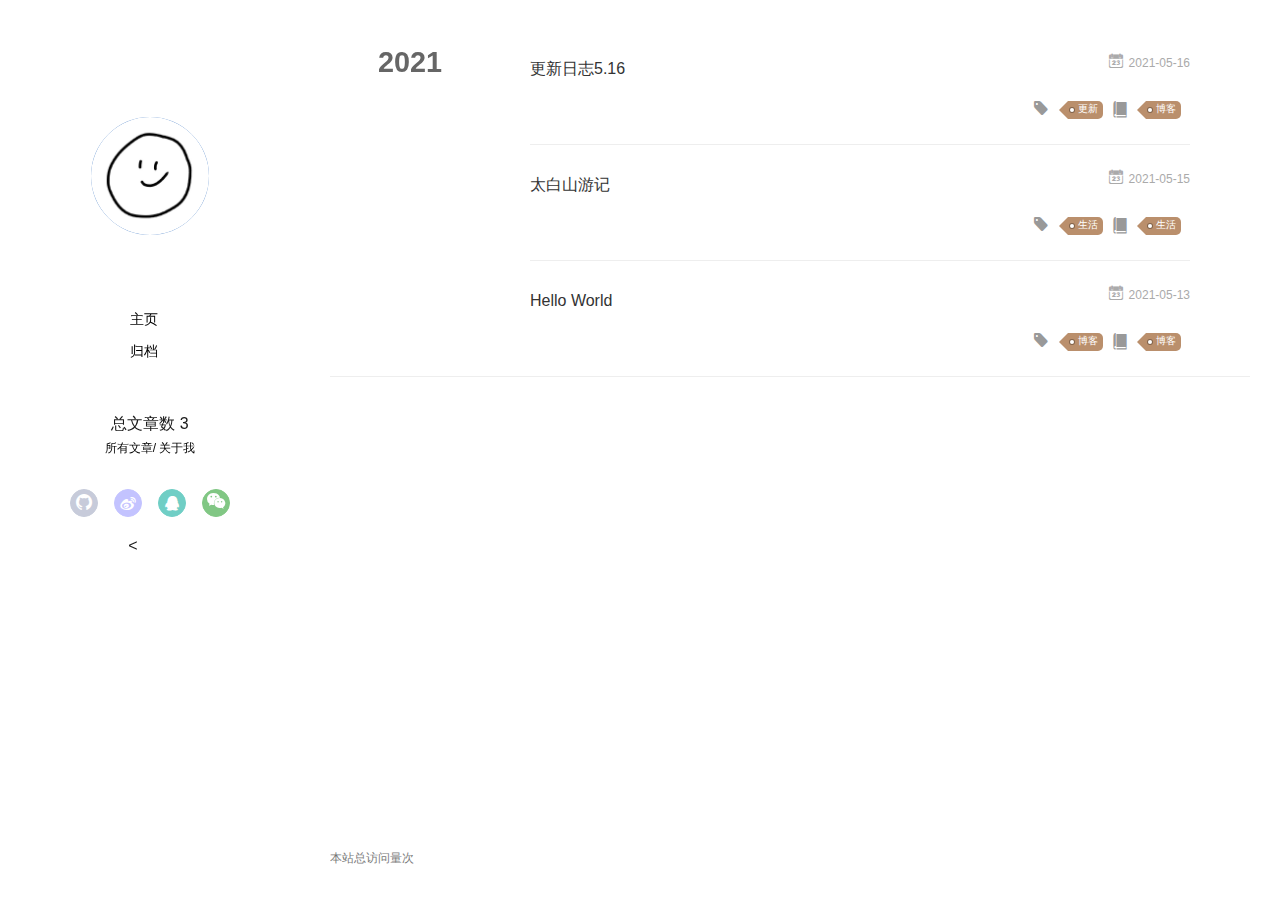
<file: archives/index.html>
<!DOCTYPE html>
<html>
<head>
  <meta charset="utf-8">
  
  <meta name="renderer" content="webkit">
  <meta http-equiv="X-UA-Compatible" content="IE=edge" >
  <link rel="dns-prefetch" href="https://jwlee777.github.io">
  <title>Archives | CryStal</title>
  <meta name="viewport" content="width=device-width, initial-scale=1, maximum-scale=1">
  <meta name="description" content="JwLee&#39;s Blog">
<meta property="og:type" content="website">
<meta property="og:title" content="CryStal">
<meta property="og:url" content="https://jwlee777.github.io/archives/index.html">
<meta property="og:site_name" content="CryStal">
<meta property="og:description" content="JwLee&#39;s Blog">
<meta property="og:locale" content="zh_CN">
<meta property="article:author" content="JwLee">
<meta property="article:tag" content="java,python,程序员，生活">
<meta name="twitter:card" content="summary">
  
    <link rel="alternative" href="/atom.xml" title="CryStal" type="application/atom+xml">
  
  
    <link rel="icon" href="/assets/img/head.jpg">
  
  <link rel="stylesheet" type="text/css" href="/./main.0cf68a.css">
  <style type="text/css">
  
    #container.show {
      background: linear-gradient(200deg,#a0cfe4,#e8c37e);
    }
  </style>
  

  

<meta name="generator" content="Hexo 5.4.0"></head>

<body>
  <div id="container" q-class="show:isCtnShow">
    <canvas id="anm-canvas" class="anm-canvas"></canvas>
    <div class="left-col" q-class="show:isShow">
      
<!--<div class="overlay" style="background: #4d4d4d"></div>-->
<div class="overlay" ></div>
<div class="intrude-less">
	<header id="header" class="inner">
		<a href="/" class="profilepic">
			<img src="/assets/img/head.jpg" class="js-avatar">
		</a>
		<hgroup>
		  <h1 class="header-author"><a href="/"></a></h1>
		</hgroup>
		

		<nav class="header-menu">
			<ul>
			
				<li><a href="/">主页</a></li>
	        
				<li><a href="/archives/index.html">归档</a></li>
	        
			</ul>
		</nav>
		<nav>
			总文章数 3
		</nav>
		<nav class="header-smart-menu">
    		
    			
    			<a q-on="click: openSlider(e, 'innerArchive')" href="javascript:void(0)">所有文章</a>
    			
            
    			
    			<a q-on="click: openSlider(e, 'aboutme')" href="javascript:void(0)">关于我</a>
    			
            
		</nav>
		<nav class="header-nav">
			<div class="social">
				
					<a class="github" target="_blank" href="https://github.com/JwLee777" title="github"><i class="icon-github"></i></a>
		        
					<a class="weibo" target="_blank" href="https://weibo.com/u/3223713651?is_all=1" title="weibo"><i class="icon-weibo"></i></a>
		        
					<a class="qq" target="_blank" href="/assets/img/qq.png" title="qq"><i class="icon-qq"></i></a>
		        
					<a class="weixin" target="_blank" href="/assets/img/wechat.jpg" title="weixin"><i class="icon-weixin"></i></a>
		        
			</div>
		<!-- 网易云音乐插件 -->
		
				<div style="position:absolute; bottom:120px left:auto; width:85%">
					<<iframe frameborder="no" border="0" marginwidth="0" marginheight="0" width=298 height=52 src="//music.163.com/outchain/player?type=2&id=1396141677&auto=0&height=32"></iframe></iframe>
				</div>
		
		</nav>
	</header>		
</div>

    </div>
    <div class="mid-col" q-class="show:isShow,hide:isShow|isFalse">
      
<nav id="mobile-nav">
  	<div class="overlay js-overlay" style="background: #4d4d4d"></div>
	<div class="btnctn js-mobile-btnctn">
  		<div class="slider-trigger list" q-on="click: openSlider(e)"><i class="icon icon-sort"></i></div>
	</div>
	<div class="intrude-less">
		<header id="header" class="inner">
			<div class="profilepic">
				<img src="/assets/img/head.jpg" class="js-avatar">
			</div>
			<hgroup>
			  <h1 class="header-author js-header-author"></h1>
			</hgroup>
			
			
			
				
			
				
			
			
			
			<nav class="header-nav">
				<div class="social">
					
						<a class="github" target="_blank" href="https://github.com/JwLee777" title="github"><i class="icon-github"></i></a>
			        
						<a class="weibo" target="_blank" href="https://weibo.com/u/3223713651?is_all=1" title="weibo"><i class="icon-weibo"></i></a>
			        
						<a class="qq" target="_blank" href="/assets/img/qq.png" title="qq"><i class="icon-qq"></i></a>
			        
						<a class="weixin" target="_blank" href="/assets/img/wechat.jpg" title="weixin"><i class="icon-weixin"></i></a>
			        
				</div>
			</nav>

			<nav class="header-menu js-header-menu">
				<ul style="width: 50%">
				
				
					<li style="width: 50%"><a href="/">主页</a></li>
		        
					<li style="width: 50%"><a href="/archives/index.html">归档</a></li>
		        
				</ul>
			</nav>
		</header>				
	</div>
	<div class="mobile-mask" style="display:none" q-show="isShow"></div>
</nav>

      <div id="wrapper" class="body-wrap">
        <div class="menu-l">
          <div class="canvas-wrap">
            <canvas data-colors="#eaeaea" data-sectionHeight="100" data-contentId="js-content" id="myCanvas1" class="anm-canvas"></canvas>
          </div>
          <div id="js-content" class="content-ll">
            
  
  
    
    
      
      
      <section class="archives-wrap">
        <div class="archive-year-wrap">
          <a href="/archives/2021" class="archive-year">2021</a>
        </div>
        <div class="archives">
    
    <article class="archive-article archive-type-post">
  <div class="archive-article-inner">
    <header class="archive-article-header">
      	<div class="article-meta">
	      	<a href="/2021/05/16/%E6%9B%B4%E6%96%B0%E6%97%A5%E5%BF%975.16/" class="archive-article-date">
  	<time datetime="2021-05-16T05:07:15.000Z" itemprop="datePublished"><i class="icon-calendar icon"></i>2021-05-16</time>
</a>
        </div>
    	 
  
    <h1 itemprop="name">
      <a class="archive-article-title" href="/2021/05/16/%E6%9B%B4%E6%96%B0%E6%97%A5%E5%BF%975.16/">更新日志5.16</a>
    </h1>
  

        <div class="article-info info-on-right">
          
	<div class="article-tag tagcloud">
		<i class="icon-price-tags icon"></i>
		<ul class="article-tag-list">
			 
        		<li class="article-tag-list-item">
        			<a href="javascript:void(0)" class="js-tag article-tag-list-link color3">更新</a>
        		</li>
      		
		</ul>
	</div>

          
	<div class="article-category tagcloud">
		<i class="icon-book icon"></i>
		<ul class="article-tag-list">
			 
        		<li class="article-tag-list-item">
        			<a href="/categories/博客//" class="article-tag-list-link color3">博客</a>
        		</li>
      		
		</ul>
	</div>


        </div>
        <div class="clearfix"></div>
    </header>
  </div>
</article>
  
    
    
    <article class="archive-article archive-type-post">
  <div class="archive-article-inner">
    <header class="archive-article-header">
      	<div class="article-meta">
	      	<a href="/2021/05/15/%E5%A4%AA%E7%99%BD%E5%B1%B1/" class="archive-article-date">
  	<time datetime="2021-05-15T13:07:15.000Z" itemprop="datePublished"><i class="icon-calendar icon"></i>2021-05-15</time>
</a>
        </div>
    	 
  
    <h1 itemprop="name">
      <a class="archive-article-title" href="/2021/05/15/%E5%A4%AA%E7%99%BD%E5%B1%B1/">太白山游记</a>
    </h1>
  

        <div class="article-info info-on-right">
          
	<div class="article-tag tagcloud">
		<i class="icon-price-tags icon"></i>
		<ul class="article-tag-list">
			 
        		<li class="article-tag-list-item">
        			<a href="javascript:void(0)" class="js-tag article-tag-list-link color3">生活</a>
        		</li>
      		
		</ul>
	</div>

          
	<div class="article-category tagcloud">
		<i class="icon-book icon"></i>
		<ul class="article-tag-list">
			 
        		<li class="article-tag-list-item">
        			<a href="/categories/生活//" class="article-tag-list-link color3">生活</a>
        		</li>
      		
		</ul>
	</div>


        </div>
        <div class="clearfix"></div>
    </header>
  </div>
</article>
  
    
    
    <article class="archive-article archive-type-post">
  <div class="archive-article-inner">
    <header class="archive-article-header">
      	<div class="article-meta">
	      	<a href="/2021/05/13/hello-world/" class="archive-article-date">
  	<time datetime="2021-05-13T14:07:15.000Z" itemprop="datePublished"><i class="icon-calendar icon"></i>2021-05-13</time>
</a>
        </div>
    	 
  
    <h1 itemprop="name">
      <a class="archive-article-title" href="/2021/05/13/hello-world/">Hello World</a>
    </h1>
  

        <div class="article-info info-on-right">
          
	<div class="article-tag tagcloud">
		<i class="icon-price-tags icon"></i>
		<ul class="article-tag-list">
			 
        		<li class="article-tag-list-item">
        			<a href="javascript:void(0)" class="js-tag article-tag-list-link color3">博客</a>
        		</li>
      		
		</ul>
	</div>

          
	<div class="article-category tagcloud">
		<i class="icon-book icon"></i>
		<ul class="article-tag-list">
			 
        		<li class="article-tag-list-item">
        			<a href="/categories/博客//" class="article-tag-list-link color3">博客</a>
        		</li>
      		
		</ul>
	</div>


        </div>
        <div class="clearfix"></div>
    </header>
  </div>
</article>
  
  
    </div></section>
  

    


          </div>
        </div>
      </div>
      <footer id="footer">
  <div class="outer">
    <div id="footer-info">
    	<div class="footer-left">
			<span id="busuanzi_container_site_pv">    本站总访问量<span id="busuanzi_value_site_pv"></span>次</span>
    </div>
  </div>
</footer>

    </div>
    <script>
	var yiliaConfig = {
		mathjax: false,
		isHome: false,
		isPost: false,
		isArchive: true,
		isTag: false,
		isCategory: false,
		open_in_new: false,
		toc_hide_index: true,
		root: "/",
		innerArchive: true,
		showTags: false
	}
</script>

<script>!function(t){function n(e){if(r[e])return r[e].exports;var i=r[e]={exports:{},id:e,loaded:!1};return t[e].call(i.exports,i,i.exports,n),i.loaded=!0,i.exports}var r={};n.m=t,n.c=r,n.p="./",n(0)}([function(t,n,r){r(195),t.exports=r(191)},function(t,n,r){var e=r(3),i=r(52),o=r(27),u=r(28),c=r(53),f="prototype",a=function(t,n,r){var s,l,h,v,p=t&a.F,d=t&a.G,y=t&a.S,g=t&a.P,b=t&a.B,m=d?e:y?e[n]||(e[n]={}):(e[n]||{})[f],x=d?i:i[n]||(i[n]={}),w=x[f]||(x[f]={});d&&(r=n);for(s in r)l=!p&&m&&void 0!==m[s],h=(l?m:r)[s],v=b&&l?c(h,e):g&&"function"==typeof h?c(Function.call,h):h,m&&u(m,s,h,t&a.U),x[s]!=h&&o(x,s,v),g&&w[s]!=h&&(w[s]=h)};e.core=i,a.F=1,a.G=2,a.S=4,a.P=8,a.B=16,a.W=32,a.U=64,a.R=128,t.exports=a},function(t,n,r){var e=r(6);t.exports=function(t){if(!e(t))throw TypeError(t+" is not an object!");return t}},function(t,n){var r=t.exports="undefined"!=typeof window&&window.Math==Math?window:"undefined"!=typeof self&&self.Math==Math?self:Function("return this")();"number"==typeof __g&&(__g=r)},function(t,n){t.exports=function(t){try{return!!t()}catch(t){return!0}}},function(t,n){var r=t.exports="undefined"!=typeof window&&window.Math==Math?window:"undefined"!=typeof self&&self.Math==Math?self:Function("return this")();"number"==typeof __g&&(__g=r)},function(t,n){t.exports=function(t){return"object"==typeof t?null!==t:"function"==typeof t}},function(t,n,r){var e=r(126)("wks"),i=r(76),o=r(3).Symbol,u="function"==typeof o;(t.exports=function(t){return e[t]||(e[t]=u&&o[t]||(u?o:i)("Symbol."+t))}).store=e},function(t,n){var r={}.hasOwnProperty;t.exports=function(t,n){return r.call(t,n)}},function(t,n,r){var e=r(94),i=r(33);t.exports=function(t){return e(i(t))}},function(t,n,r){t.exports=!r(4)(function(){return 7!=Object.defineProperty({},"a",{get:function(){return 7}}).a})},function(t,n,r){var e=r(2),i=r(167),o=r(50),u=Object.defineProperty;n.f=r(10)?Object.defineProperty:function(t,n,r){if(e(t),n=o(n,!0),e(r),i)try{return u(t,n,r)}catch(t){}if("get"in r||"set"in r)throw TypeError("Accessors not supported!");return"value"in r&&(t[n]=r.value),t}},function(t,n,r){t.exports=!r(18)(function(){return 7!=Object.defineProperty({},"a",{get:function(){return 7}}).a})},function(t,n,r){var e=r(14),i=r(22);t.exports=r(12)?function(t,n,r){return e.f(t,n,i(1,r))}:function(t,n,r){return t[n]=r,t}},function(t,n,r){var e=r(20),i=r(58),o=r(42),u=Object.defineProperty;n.f=r(12)?Object.defineProperty:function(t,n,r){if(e(t),n=o(n,!0),e(r),i)try{return u(t,n,r)}catch(t){}if("get"in r||"set"in r)throw TypeError("Accessors not supported!");return"value"in r&&(t[n]=r.value),t}},function(t,n,r){var e=r(40)("wks"),i=r(23),o=r(5).Symbol,u="function"==typeof o;(t.exports=function(t){return e[t]||(e[t]=u&&o[t]||(u?o:i)("Symbol."+t))}).store=e},function(t,n,r){var e=r(67),i=Math.min;t.exports=function(t){return t>0?i(e(t),9007199254740991):0}},function(t,n,r){var e=r(46);t.exports=function(t){return Object(e(t))}},function(t,n){t.exports=function(t){try{return!!t()}catch(t){return!0}}},function(t,n,r){var e=r(63),i=r(34);t.exports=Object.keys||function(t){return e(t,i)}},function(t,n,r){var e=r(21);t.exports=function(t){if(!e(t))throw TypeError(t+" is not an object!");return t}},function(t,n){t.exports=function(t){return"object"==typeof t?null!==t:"function"==typeof t}},function(t,n){t.exports=function(t,n){return{enumerable:!(1&t),configurable:!(2&t),writable:!(4&t),value:n}}},function(t,n){var r=0,e=Math.random();t.exports=function(t){return"Symbol(".concat(void 0===t?"":t,")_",(++r+e).toString(36))}},function(t,n){var r={}.hasOwnProperty;t.exports=function(t,n){return r.call(t,n)}},function(t,n){var r=t.exports={version:"2.4.0"};"number"==typeof __e&&(__e=r)},function(t,n){t.exports=function(t){if("function"!=typeof t)throw TypeError(t+" is not a function!");return t}},function(t,n,r){var e=r(11),i=r(66);t.exports=r(10)?function(t,n,r){return e.f(t,n,i(1,r))}:function(t,n,r){return t[n]=r,t}},function(t,n,r){var e=r(3),i=r(27),o=r(24),u=r(76)("src"),c="toString",f=Function[c],a=(""+f).split(c);r(52).inspectSource=function(t){return f.call(t)},(t.exports=function(t,n,r,c){var f="function"==typeof r;f&&(o(r,"name")||i(r,"name",n)),t[n]!==r&&(f&&(o(r,u)||i(r,u,t[n]?""+t[n]:a.join(String(n)))),t===e?t[n]=r:c?t[n]?t[n]=r:i(t,n,r):(delete t[n],i(t,n,r)))})(Function.prototype,c,function(){return"function"==typeof this&&this[u]||f.call(this)})},function(t,n,r){var e=r(1),i=r(4),o=r(46),u=function(t,n,r,e){var i=String(o(t)),u="<"+n;return""!==r&&(u+=" "+r+'="'+String(e).replace(/"/g,"&quot;")+'"'),u+">"+i+"</"+n+">"};t.exports=function(t,n){var r={};r[t]=n(u),e(e.P+e.F*i(function(){var n=""[t]('"');return n!==n.toLowerCase()||n.split('"').length>3}),"String",r)}},function(t,n,r){var e=r(115),i=r(46);t.exports=function(t){return e(i(t))}},function(t,n,r){var e=r(116),i=r(66),o=r(30),u=r(50),c=r(24),f=r(167),a=Object.getOwnPropertyDescriptor;n.f=r(10)?a:function(t,n){if(t=o(t),n=u(n,!0),f)try{return a(t,n)}catch(t){}if(c(t,n))return i(!e.f.call(t,n),t[n])}},function(t,n,r){var e=r(24),i=r(17),o=r(145)("IE_PROTO"),u=Object.prototype;t.exports=Object.getPrototypeOf||function(t){return t=i(t),e(t,o)?t[o]:"function"==typeof t.constructor&&t instanceof t.constructor?t.constructor.prototype:t instanceof Object?u:null}},function(t,n){t.exports=function(t){if(void 0==t)throw TypeError("Can't call method on  "+t);return t}},function(t,n){t.exports="constructor,hasOwnProperty,isPrototypeOf,propertyIsEnumerable,toLocaleString,toString,valueOf".split(",")},function(t,n){t.exports={}},function(t,n){t.exports=!0},function(t,n){n.f={}.propertyIsEnumerable},function(t,n,r){var e=r(14).f,i=r(8),o=r(15)("toStringTag");t.exports=function(t,n,r){t&&!i(t=r?t:t.prototype,o)&&e(t,o,{configurable:!0,value:n})}},function(t,n,r){var e=r(40)("keys"),i=r(23);t.exports=function(t){return e[t]||(e[t]=i(t))}},function(t,n,r){var e=r(5),i="__core-js_shared__",o=e[i]||(e[i]={});t.exports=function(t){return o[t]||(o[t]={})}},function(t,n){var r=Math.ceil,e=Math.floor;t.exports=function(t){return isNaN(t=+t)?0:(t>0?e:r)(t)}},function(t,n,r){var e=r(21);t.exports=function(t,n){if(!e(t))return t;var r,i;if(n&&"function"==typeof(r=t.toString)&&!e(i=r.call(t)))return i;if("function"==typeof(r=t.valueOf)&&!e(i=r.call(t)))return i;if(!n&&"function"==typeof(r=t.toString)&&!e(i=r.call(t)))return i;throw TypeError("Can't convert object to primitive value")}},function(t,n,r){var e=r(5),i=r(25),o=r(36),u=r(44),c=r(14).f;t.exports=function(t){var n=i.Symbol||(i.Symbol=o?{}:e.Symbol||{});"_"==t.charAt(0)||t in n||c(n,t,{value:u.f(t)})}},function(t,n,r){n.f=r(15)},function(t,n){var r={}.toString;t.exports=function(t){return r.call(t).slice(8,-1)}},function(t,n){t.exports=function(t){if(void 0==t)throw TypeError("Can't call method on  "+t);return t}},function(t,n,r){var e=r(4);t.exports=function(t,n){return!!t&&e(function(){n?t.call(null,function(){},1):t.call(null)})}},function(t,n,r){var e=r(53),i=r(115),o=r(17),u=r(16),c=r(203);t.exports=function(t,n){var r=1==t,f=2==t,a=3==t,s=4==t,l=6==t,h=5==t||l,v=n||c;return function(n,c,p){for(var d,y,g=o(n),b=i(g),m=e(c,p,3),x=u(b.length),w=0,S=r?v(n,x):f?v(n,0):void 0;x>w;w++)if((h||w in b)&&(d=b[w],y=m(d,w,g),t))if(r)S[w]=y;else if(y)switch(t){case 3:return!0;case 5:return d;case 6:return w;case 2:S.push(d)}else if(s)return!1;return l?-1:a||s?s:S}}},function(t,n,r){var e=r(1),i=r(52),o=r(4);t.exports=function(t,n){var r=(i.Object||{})[t]||Object[t],u={};u[t]=n(r),e(e.S+e.F*o(function(){r(1)}),"Object",u)}},function(t,n,r){var e=r(6);t.exports=function(t,n){if(!e(t))return t;var r,i;if(n&&"function"==typeof(r=t.toString)&&!e(i=r.call(t)))return i;if("function"==typeof(r=t.valueOf)&&!e(i=r.call(t)))return i;if(!n&&"function"==typeof(r=t.toString)&&!e(i=r.call(t)))return i;throw TypeError("Can't convert object to primitive value")}},function(t,n,r){var e=r(5),i=r(25),o=r(91),u=r(13),c="prototype",f=function(t,n,r){var a,s,l,h=t&f.F,v=t&f.G,p=t&f.S,d=t&f.P,y=t&f.B,g=t&f.W,b=v?i:i[n]||(i[n]={}),m=b[c],x=v?e:p?e[n]:(e[n]||{})[c];v&&(r=n);for(a in r)(s=!h&&x&&void 0!==x[a])&&a in b||(l=s?x[a]:r[a],b[a]=v&&"function"!=typeof x[a]?r[a]:y&&s?o(l,e):g&&x[a]==l?function(t){var n=function(n,r,e){if(this instanceof t){switch(arguments.length){case 0:return new t;case 1:return new t(n);case 2:return new t(n,r)}return new t(n,r,e)}return t.apply(this,arguments)};return n[c]=t[c],n}(l):d&&"function"==typeof l?o(Function.call,l):l,d&&((b.virtual||(b.virtual={}))[a]=l,t&f.R&&m&&!m[a]&&u(m,a,l)))};f.F=1,f.G=2,f.S=4,f.P=8,f.B=16,f.W=32,f.U=64,f.R=128,t.exports=f},function(t,n){var r=t.exports={version:"2.4.0"};"number"==typeof __e&&(__e=r)},function(t,n,r){var e=r(26);t.exports=function(t,n,r){if(e(t),void 0===n)return t;switch(r){case 1:return function(r){return t.call(n,r)};case 2:return function(r,e){return t.call(n,r,e)};case 3:return function(r,e,i){return t.call(n,r,e,i)}}return function(){return t.apply(n,arguments)}}},function(t,n,r){var e=r(183),i=r(1),o=r(126)("metadata"),u=o.store||(o.store=new(r(186))),c=function(t,n,r){var i=u.get(t);if(!i){if(!r)return;u.set(t,i=new e)}var o=i.get(n);if(!o){if(!r)return;i.set(n,o=new e)}return o},f=function(t,n,r){var e=c(n,r,!1);return void 0!==e&&e.has(t)},a=function(t,n,r){var e=c(n,r,!1);return void 0===e?void 0:e.get(t)},s=function(t,n,r,e){c(r,e,!0).set(t,n)},l=function(t,n){var r=c(t,n,!1),e=[];return r&&r.forEach(function(t,n){e.push(n)}),e},h=function(t){return void 0===t||"symbol"==typeof t?t:String(t)},v=function(t){i(i.S,"Reflect",t)};t.exports={store:u,map:c,has:f,get:a,set:s,keys:l,key:h,exp:v}},function(t,n,r){"use strict";if(r(10)){var e=r(69),i=r(3),o=r(4),u=r(1),c=r(127),f=r(152),a=r(53),s=r(68),l=r(66),h=r(27),v=r(73),p=r(67),d=r(16),y=r(75),g=r(50),b=r(24),m=r(180),x=r(114),w=r(6),S=r(17),_=r(137),O=r(70),E=r(32),P=r(71).f,j=r(154),F=r(76),M=r(7),A=r(48),N=r(117),T=r(146),I=r(155),k=r(80),L=r(123),R=r(74),C=r(130),D=r(160),U=r(11),W=r(31),G=U.f,B=W.f,V=i.RangeError,z=i.TypeError,q=i.Uint8Array,K="ArrayBuffer",J="Shared"+K,Y="BYTES_PER_ELEMENT",H="prototype",$=Array[H],X=f.ArrayBuffer,Q=f.DataView,Z=A(0),tt=A(2),nt=A(3),rt=A(4),et=A(5),it=A(6),ot=N(!0),ut=N(!1),ct=I.values,ft=I.keys,at=I.entries,st=$.lastIndexOf,lt=$.reduce,ht=$.reduceRight,vt=$.join,pt=$.sort,dt=$.slice,yt=$.toString,gt=$.toLocaleString,bt=M("iterator"),mt=M("toStringTag"),xt=F("typed_constructor"),wt=F("def_constructor"),St=c.CONSTR,_t=c.TYPED,Ot=c.VIEW,Et="Wrong length!",Pt=A(1,function(t,n){return Tt(T(t,t[wt]),n)}),jt=o(function(){return 1===new q(new Uint16Array([1]).buffer)[0]}),Ft=!!q&&!!q[H].set&&o(function(){new q(1).set({})}),Mt=function(t,n){if(void 0===t)throw z(Et);var r=+t,e=d(t);if(n&&!m(r,e))throw V(Et);return e},At=function(t,n){var r=p(t);if(r<0||r%n)throw V("Wrong offset!");return r},Nt=function(t){if(w(t)&&_t in t)return t;throw z(t+" is not a typed array!")},Tt=function(t,n){if(!(w(t)&&xt in t))throw z("It is not a typed array constructor!");return new t(n)},It=function(t,n){return kt(T(t,t[wt]),n)},kt=function(t,n){for(var r=0,e=n.length,i=Tt(t,e);e>r;)i[r]=n[r++];return i},Lt=function(t,n,r){G(t,n,{get:function(){return this._d[r]}})},Rt=function(t){var n,r,e,i,o,u,c=S(t),f=arguments.length,s=f>1?arguments[1]:void 0,l=void 0!==s,h=j(c);if(void 0!=h&&!_(h)){for(u=h.call(c),e=[],n=0;!(o=u.next()).done;n++)e.push(o.value);c=e}for(l&&f>2&&(s=a(s,arguments[2],2)),n=0,r=d(c.length),i=Tt(this,r);r>n;n++)i[n]=l?s(c[n],n):c[n];return i},Ct=function(){for(var t=0,n=arguments.length,r=Tt(this,n);n>t;)r[t]=arguments[t++];return r},Dt=!!q&&o(function(){gt.call(new q(1))}),Ut=function(){return gt.apply(Dt?dt.call(Nt(this)):Nt(this),arguments)},Wt={copyWithin:function(t,n){return D.call(Nt(this),t,n,arguments.length>2?arguments[2]:void 0)},every:function(t){return rt(Nt(this),t,arguments.length>1?arguments[1]:void 0)},fill:function(t){return C.apply(Nt(this),arguments)},filter:function(t){return It(this,tt(Nt(this),t,arguments.length>1?arguments[1]:void 0))},find:function(t){return et(Nt(this),t,arguments.length>1?arguments[1]:void 0)},findIndex:function(t){return it(Nt(this),t,arguments.length>1?arguments[1]:void 0)},forEach:function(t){Z(Nt(this),t,arguments.length>1?arguments[1]:void 0)},indexOf:function(t){return ut(Nt(this),t,arguments.length>1?arguments[1]:void 0)},includes:function(t){return ot(Nt(this),t,arguments.length>1?arguments[1]:void 0)},join:function(t){return vt.apply(Nt(this),arguments)},lastIndexOf:function(t){return st.apply(Nt(this),arguments)},map:function(t){return Pt(Nt(this),t,arguments.length>1?arguments[1]:void 0)},reduce:function(t){return lt.apply(Nt(this),arguments)},reduceRight:function(t){return ht.apply(Nt(this),arguments)},reverse:function(){for(var t,n=this,r=Nt(n).length,e=Math.floor(r/2),i=0;i<e;)t=n[i],n[i++]=n[--r],n[r]=t;return n},some:function(t){return nt(Nt(this),t,arguments.length>1?arguments[1]:void 0)},sort:function(t){return pt.call(Nt(this),t)},subarray:function(t,n){var r=Nt(this),e=r.length,i=y(t,e);return new(T(r,r[wt]))(r.buffer,r.byteOffset+i*r.BYTES_PER_ELEMENT,d((void 0===n?e:y(n,e))-i))}},Gt=function(t,n){return It(this,dt.call(Nt(this),t,n))},Bt=function(t){Nt(this);var n=At(arguments[1],1),r=this.length,e=S(t),i=d(e.length),o=0;if(i+n>r)throw V(Et);for(;o<i;)this[n+o]=e[o++]},Vt={entries:function(){return at.call(Nt(this))},keys:function(){return ft.call(Nt(this))},values:function(){return ct.call(Nt(this))}},zt=function(t,n){return w(t)&&t[_t]&&"symbol"!=typeof n&&n in t&&String(+n)==String(n)},qt=function(t,n){return zt(t,n=g(n,!0))?l(2,t[n]):B(t,n)},Kt=function(t,n,r){return!(zt(t,n=g(n,!0))&&w(r)&&b(r,"value"))||b(r,"get")||b(r,"set")||r.configurable||b(r,"writable")&&!r.writable||b(r,"enumerable")&&!r.enumerable?G(t,n,r):(t[n]=r.value,t)};St||(W.f=qt,U.f=Kt),u(u.S+u.F*!St,"Object",{getOwnPropertyDescriptor:qt,defineProperty:Kt}),o(function(){yt.call({})})&&(yt=gt=function(){return vt.call(this)});var Jt=v({},Wt);v(Jt,Vt),h(Jt,bt,Vt.values),v(Jt,{slice:Gt,set:Bt,constructor:function(){},toString:yt,toLocaleString:Ut}),Lt(Jt,"buffer","b"),Lt(Jt,"byteOffset","o"),Lt(Jt,"byteLength","l"),Lt(Jt,"length","e"),G(Jt,mt,{get:function(){return this[_t]}}),t.exports=function(t,n,r,f){f=!!f;var a=t+(f?"Clamped":"")+"Array",l="Uint8Array"!=a,v="get"+t,p="set"+t,y=i[a],g=y||{},b=y&&E(y),m=!y||!c.ABV,S={},_=y&&y[H],j=function(t,r){var e=t._d;return e.v[v](r*n+e.o,jt)},F=function(t,r,e){var i=t._d;f&&(e=(e=Math.round(e))<0?0:e>255?255:255&e),i.v[p](r*n+i.o,e,jt)},M=function(t,n){G(t,n,{get:function(){return j(this,n)},set:function(t){return F(this,n,t)},enumerable:!0})};m?(y=r(function(t,r,e,i){s(t,y,a,"_d");var o,u,c,f,l=0,v=0;if(w(r)){if(!(r instanceof X||(f=x(r))==K||f==J))return _t in r?kt(y,r):Rt.call(y,r);o=r,v=At(e,n);var p=r.byteLength;if(void 0===i){if(p%n)throw V(Et);if((u=p-v)<0)throw V(Et)}else if((u=d(i)*n)+v>p)throw V(Et);c=u/n}else c=Mt(r,!0),u=c*n,o=new X(u);for(h(t,"_d",{b:o,o:v,l:u,e:c,v:new Q(o)});l<c;)M(t,l++)}),_=y[H]=O(Jt),h(_,"constructor",y)):L(function(t){new y(null),new y(t)},!0)||(y=r(function(t,r,e,i){s(t,y,a);var o;return w(r)?r instanceof X||(o=x(r))==K||o==J?void 0!==i?new g(r,At(e,n),i):void 0!==e?new g(r,At(e,n)):new g(r):_t in r?kt(y,r):Rt.call(y,r):new g(Mt(r,l))}),Z(b!==Function.prototype?P(g).concat(P(b)):P(g),function(t){t in y||h(y,t,g[t])}),y[H]=_,e||(_.constructor=y));var A=_[bt],N=!!A&&("values"==A.name||void 0==A.name),T=Vt.values;h(y,xt,!0),h(_,_t,a),h(_,Ot,!0),h(_,wt,y),(f?new y(1)[mt]==a:mt in _)||G(_,mt,{get:function(){return a}}),S[a]=y,u(u.G+u.W+u.F*(y!=g),S),u(u.S,a,{BYTES_PER_ELEMENT:n,from:Rt,of:Ct}),Y in _||h(_,Y,n),u(u.P,a,Wt),R(a),u(u.P+u.F*Ft,a,{set:Bt}),u(u.P+u.F*!N,a,Vt),u(u.P+u.F*(_.toString!=yt),a,{toString:yt}),u(u.P+u.F*o(function(){new y(1).slice()}),a,{slice:Gt}),u(u.P+u.F*(o(function(){return[1,2].toLocaleString()!=new y([1,2]).toLocaleString()})||!o(function(){_.toLocaleString.call([1,2])})),a,{toLocaleString:Ut}),k[a]=N?A:T,e||N||h(_,bt,T)}}else t.exports=function(){}},function(t,n){var r={}.toString;t.exports=function(t){return r.call(t).slice(8,-1)}},function(t,n,r){var e=r(21),i=r(5).document,o=e(i)&&e(i.createElement);t.exports=function(t){return o?i.createElement(t):{}}},function(t,n,r){t.exports=!r(12)&&!r(18)(function(){return 7!=Object.defineProperty(r(57)("div"),"a",{get:function(){return 7}}).a})},function(t,n,r){"use strict";var e=r(36),i=r(51),o=r(64),u=r(13),c=r(8),f=r(35),a=r(96),s=r(38),l=r(103),h=r(15)("iterator"),v=!([].keys&&"next"in[].keys()),p="keys",d="values",y=function(){return this};t.exports=function(t,n,r,g,b,m,x){a(r,n,g);var w,S,_,O=function(t){if(!v&&t in F)return F[t];switch(t){case p:case d:return function(){return new r(this,t)}}return function(){return new r(this,t)}},E=n+" Iterator",P=b==d,j=!1,F=t.prototype,M=F[h]||F["@@iterator"]||b&&F[b],A=M||O(b),N=b?P?O("entries"):A:void 0,T="Array"==n?F.entries||M:M;if(T&&(_=l(T.call(new t)))!==Object.prototype&&(s(_,E,!0),e||c(_,h)||u(_,h,y)),P&&M&&M.name!==d&&(j=!0,A=function(){return M.call(this)}),e&&!x||!v&&!j&&F[h]||u(F,h,A),f[n]=A,f[E]=y,b)if(w={values:P?A:O(d),keys:m?A:O(p),entries:N},x)for(S in w)S in F||o(F,S,w[S]);else i(i.P+i.F*(v||j),n,w);return w}},function(t,n,r){var e=r(20),i=r(100),o=r(34),u=r(39)("IE_PROTO"),c=function(){},f="prototype",a=function(){var t,n=r(57)("iframe"),e=o.length;for(n.style.display="none",r(93).appendChild(n),n.src="javascript:",t=n.contentWindow.document,t.open(),t.write("<script>document.F=Object<\/script>"),t.close(),a=t.F;e--;)delete a[f][o[e]];return a()};t.exports=Object.create||function(t,n){var r;return null!==t?(c[f]=e(t),r=new c,c[f]=null,r[u]=t):r=a(),void 0===n?r:i(r,n)}},function(t,n,r){var e=r(63),i=r(34).concat("length","prototype");n.f=Object.getOwnPropertyNames||function(t){return e(t,i)}},function(t,n){n.f=Object.getOwnPropertySymbols},function(t,n,r){var e=r(8),i=r(9),o=r(90)(!1),u=r(39)("IE_PROTO");t.exports=function(t,n){var r,c=i(t),f=0,a=[];for(r in c)r!=u&&e(c,r)&&a.push(r);for(;n.length>f;)e(c,r=n[f++])&&(~o(a,r)||a.push(r));return a}},function(t,n,r){t.exports=r(13)},function(t,n,r){var e=r(76)("meta"),i=r(6),o=r(24),u=r(11).f,c=0,f=Object.isExtensible||function(){return!0},a=!r(4)(function(){return f(Object.preventExtensions({}))}),s=function(t){u(t,e,{value:{i:"O"+ ++c,w:{}}})},l=function(t,n){if(!i(t))return"symbol"==typeof t?t:("string"==typeof t?"S":"P")+t;if(!o(t,e)){if(!f(t))return"F";if(!n)return"E";s(t)}return t[e].i},h=function(t,n){if(!o(t,e)){if(!f(t))return!0;if(!n)return!1;s(t)}return t[e].w},v=function(t){return a&&p.NEED&&f(t)&&!o(t,e)&&s(t),t},p=t.exports={KEY:e,NEED:!1,fastKey:l,getWeak:h,onFreeze:v}},function(t,n){t.exports=function(t,n){return{enumerable:!(1&t),configurable:!(2&t),writable:!(4&t),value:n}}},function(t,n){var r=Math.ceil,e=Math.floor;t.exports=function(t){return isNaN(t=+t)?0:(t>0?e:r)(t)}},function(t,n){t.exports=function(t,n,r,e){if(!(t instanceof n)||void 0!==e&&e in t)throw TypeError(r+": incorrect invocation!");return t}},function(t,n){t.exports=!1},function(t,n,r){var e=r(2),i=r(173),o=r(133),u=r(145)("IE_PROTO"),c=function(){},f="prototype",a=function(){var t,n=r(132)("iframe"),e=o.length;for(n.style.display="none",r(135).appendChild(n),n.src="javascript:",t=n.contentWindow.document,t.open(),t.write("<script>document.F=Object<\/script>"),t.close(),a=t.F;e--;)delete a[f][o[e]];return a()};t.exports=Object.create||function(t,n){var r;return null!==t?(c[f]=e(t),r=new c,c[f]=null,r[u]=t):r=a(),void 0===n?r:i(r,n)}},function(t,n,r){var e=r(175),i=r(133).concat("length","prototype");n.f=Object.getOwnPropertyNames||function(t){return e(t,i)}},function(t,n,r){var e=r(175),i=r(133);t.exports=Object.keys||function(t){return e(t,i)}},function(t,n,r){var e=r(28);t.exports=function(t,n,r){for(var i in n)e(t,i,n[i],r);return t}},function(t,n,r){"use strict";var e=r(3),i=r(11),o=r(10),u=r(7)("species");t.exports=function(t){var n=e[t];o&&n&&!n[u]&&i.f(n,u,{configurable:!0,get:function(){return this}})}},function(t,n,r){var e=r(67),i=Math.max,o=Math.min;t.exports=function(t,n){return t=e(t),t<0?i(t+n,0):o(t,n)}},function(t,n){var r=0,e=Math.random();t.exports=function(t){return"Symbol(".concat(void 0===t?"":t,")_",(++r+e).toString(36))}},function(t,n,r){var e=r(33);t.exports=function(t){return Object(e(t))}},function(t,n,r){var e=r(7)("unscopables"),i=Array.prototype;void 0==i[e]&&r(27)(i,e,{}),t.exports=function(t){i[e][t]=!0}},function(t,n,r){var e=r(53),i=r(169),o=r(137),u=r(2),c=r(16),f=r(154),a={},s={},n=t.exports=function(t,n,r,l,h){var v,p,d,y,g=h?function(){return t}:f(t),b=e(r,l,n?2:1),m=0;if("function"!=typeof g)throw TypeError(t+" is not iterable!");if(o(g)){for(v=c(t.length);v>m;m++)if((y=n?b(u(p=t[m])[0],p[1]):b(t[m]))===a||y===s)return y}else for(d=g.call(t);!(p=d.next()).done;)if((y=i(d,b,p.value,n))===a||y===s)return y};n.BREAK=a,n.RETURN=s},function(t,n){t.exports={}},function(t,n,r){var e=r(11).f,i=r(24),o=r(7)("toStringTag");t.exports=function(t,n,r){t&&!i(t=r?t:t.prototype,o)&&e(t,o,{configurable:!0,value:n})}},function(t,n,r){var e=r(1),i=r(46),o=r(4),u=r(150),c="["+u+"]",f="​",a=RegExp("^"+c+c+"*"),s=RegExp(c+c+"*$"),l=function(t,n,r){var i={},c=o(function(){return!!u[t]()||f[t]()!=f}),a=i[t]=c?n(h):u[t];r&&(i[r]=a),e(e.P+e.F*c,"String",i)},h=l.trim=function(t,n){return t=String(i(t)),1&n&&(t=t.replace(a,"")),2&n&&(t=t.replace(s,"")),t};t.exports=l},function(t,n,r){t.exports={default:r(86),__esModule:!0}},function(t,n,r){t.exports={default:r(87),__esModule:!0}},function(t,n,r){"use strict";function e(t){return t&&t.__esModule?t:{default:t}}n.__esModule=!0;var i=r(84),o=e(i),u=r(83),c=e(u),f="function"==typeof c.default&&"symbol"==typeof o.default?function(t){return typeof t}:function(t){return t&&"function"==typeof c.default&&t.constructor===c.default&&t!==c.default.prototype?"symbol":typeof t};n.default="function"==typeof c.default&&"symbol"===f(o.default)?function(t){return void 0===t?"undefined":f(t)}:function(t){return t&&"function"==typeof c.default&&t.constructor===c.default&&t!==c.default.prototype?"symbol":void 0===t?"undefined":f(t)}},function(t,n,r){r(110),r(108),r(111),r(112),t.exports=r(25).Symbol},function(t,n,r){r(109),r(113),t.exports=r(44).f("iterator")},function(t,n){t.exports=function(t){if("function"!=typeof t)throw TypeError(t+" is not a function!");return t}},function(t,n){t.exports=function(){}},function(t,n,r){var e=r(9),i=r(106),o=r(105);t.exports=function(t){return function(n,r,u){var c,f=e(n),a=i(f.length),s=o(u,a);if(t&&r!=r){for(;a>s;)if((c=f[s++])!=c)return!0}else for(;a>s;s++)if((t||s in f)&&f[s]===r)return t||s||0;return!t&&-1}}},function(t,n,r){var e=r(88);t.exports=function(t,n,r){if(e(t),void 0===n)return t;switch(r){case 1:return function(r){return t.call(n,r)};case 2:return function(r,e){return t.call(n,r,e)};case 3:return function(r,e,i){return t.call(n,r,e,i)}}return function(){return t.apply(n,arguments)}}},function(t,n,r){var e=r(19),i=r(62),o=r(37);t.exports=function(t){var n=e(t),r=i.f;if(r)for(var u,c=r(t),f=o.f,a=0;c.length>a;)f.call(t,u=c[a++])&&n.push(u);return n}},function(t,n,r){t.exports=r(5).document&&document.documentElement},function(t,n,r){var e=r(56);t.exports=Object("z").propertyIsEnumerable(0)?Object:function(t){return"String"==e(t)?t.split(""):Object(t)}},function(t,n,r){var e=r(56);t.exports=Array.isArray||function(t){return"Array"==e(t)}},function(t,n,r){"use strict";var e=r(60),i=r(22),o=r(38),u={};r(13)(u,r(15)("iterator"),function(){return this}),t.exports=function(t,n,r){t.prototype=e(u,{next:i(1,r)}),o(t,n+" Iterator")}},function(t,n){t.exports=function(t,n){return{value:n,done:!!t}}},function(t,n,r){var e=r(19),i=r(9);t.exports=function(t,n){for(var r,o=i(t),u=e(o),c=u.length,f=0;c>f;)if(o[r=u[f++]]===n)return r}},function(t,n,r){var e=r(23)("meta"),i=r(21),o=r(8),u=r(14).f,c=0,f=Object.isExtensible||function(){return!0},a=!r(18)(function(){return f(Object.preventExtensions({}))}),s=function(t){u(t,e,{value:{i:"O"+ ++c,w:{}}})},l=function(t,n){if(!i(t))return"symbol"==typeof t?t:("string"==typeof t?"S":"P")+t;if(!o(t,e)){if(!f(t))return"F";if(!n)return"E";s(t)}return t[e].i},h=function(t,n){if(!o(t,e)){if(!f(t))return!0;if(!n)return!1;s(t)}return t[e].w},v=function(t){return a&&p.NEED&&f(t)&&!o(t,e)&&s(t),t},p=t.exports={KEY:e,NEED:!1,fastKey:l,getWeak:h,onFreeze:v}},function(t,n,r){var e=r(14),i=r(20),o=r(19);t.exports=r(12)?Object.defineProperties:function(t,n){i(t);for(var r,u=o(n),c=u.length,f=0;c>f;)e.f(t,r=u[f++],n[r]);return t}},function(t,n,r){var e=r(37),i=r(22),o=r(9),u=r(42),c=r(8),f=r(58),a=Object.getOwnPropertyDescriptor;n.f=r(12)?a:function(t,n){if(t=o(t),n=u(n,!0),f)try{return a(t,n)}catch(t){}if(c(t,n))return i(!e.f.call(t,n),t[n])}},function(t,n,r){var e=r(9),i=r(61).f,o={}.toString,u="object"==typeof window&&window&&Object.getOwnPropertyNames?Object.getOwnPropertyNames(window):[],c=function(t){try{return i(t)}catch(t){return u.slice()}};t.exports.f=function(t){return u&&"[object Window]"==o.call(t)?c(t):i(e(t))}},function(t,n,r){var e=r(8),i=r(77),o=r(39)("IE_PROTO"),u=Object.prototype;t.exports=Object.getPrototypeOf||function(t){return t=i(t),e(t,o)?t[o]:"function"==typeof t.constructor&&t instanceof t.constructor?t.constructor.prototype:t instanceof Object?u:null}},function(t,n,r){var e=r(41),i=r(33);t.exports=function(t){return function(n,r){var o,u,c=String(i(n)),f=e(r),a=c.length;return f<0||f>=a?t?"":void 0:(o=c.charCodeAt(f),o<55296||o>56319||f+1===a||(u=c.charCodeAt(f+1))<56320||u>57343?t?c.charAt(f):o:t?c.slice(f,f+2):u-56320+(o-55296<<10)+65536)}}},function(t,n,r){var e=r(41),i=Math.max,o=Math.min;t.exports=function(t,n){return t=e(t),t<0?i(t+n,0):o(t,n)}},function(t,n,r){var e=r(41),i=Math.min;t.exports=function(t){return t>0?i(e(t),9007199254740991):0}},function(t,n,r){"use strict";var e=r(89),i=r(97),o=r(35),u=r(9);t.exports=r(59)(Array,"Array",function(t,n){this._t=u(t),this._i=0,this._k=n},function(){var t=this._t,n=this._k,r=this._i++;return!t||r>=t.length?(this._t=void 0,i(1)):"keys"==n?i(0,r):"values"==n?i(0,t[r]):i(0,[r,t[r]])},"values"),o.Arguments=o.Array,e("keys"),e("values"),e("entries")},function(t,n){},function(t,n,r){"use strict";var e=r(104)(!0);r(59)(String,"String",function(t){this._t=String(t),this._i=0},function(){var t,n=this._t,r=this._i;return r>=n.length?{value:void 0,done:!0}:(t=e(n,r),this._i+=t.length,{value:t,done:!1})})},function(t,n,r){"use strict";var e=r(5),i=r(8),o=r(12),u=r(51),c=r(64),f=r(99).KEY,a=r(18),s=r(40),l=r(38),h=r(23),v=r(15),p=r(44),d=r(43),y=r(98),g=r(92),b=r(95),m=r(20),x=r(9),w=r(42),S=r(22),_=r(60),O=r(102),E=r(101),P=r(14),j=r(19),F=E.f,M=P.f,A=O.f,N=e.Symbol,T=e.JSON,I=T&&T.stringify,k="prototype",L=v("_hidden"),R=v("toPrimitive"),C={}.propertyIsEnumerable,D=s("symbol-registry"),U=s("symbols"),W=s("op-symbols"),G=Object[k],B="function"==typeof N,V=e.QObject,z=!V||!V[k]||!V[k].findChild,q=o&&a(function(){return 7!=_(M({},"a",{get:function(){return M(this,"a",{value:7}).a}})).a})?function(t,n,r){var e=F(G,n);e&&delete G[n],M(t,n,r),e&&t!==G&&M(G,n,e)}:M,K=function(t){var n=U[t]=_(N[k]);return n._k=t,n},J=B&&"symbol"==typeof N.iterator?function(t){return"symbol"==typeof t}:function(t){return t instanceof N},Y=function(t,n,r){return t===G&&Y(W,n,r),m(t),n=w(n,!0),m(r),i(U,n)?(r.enumerable?(i(t,L)&&t[L][n]&&(t[L][n]=!1),r=_(r,{enumerable:S(0,!1)})):(i(t,L)||M(t,L,S(1,{})),t[L][n]=!0),q(t,n,r)):M(t,n,r)},H=function(t,n){m(t);for(var r,e=g(n=x(n)),i=0,o=e.length;o>i;)Y(t,r=e[i++],n[r]);return t},$=function(t,n){return void 0===n?_(t):H(_(t),n)},X=function(t){var n=C.call(this,t=w(t,!0));return!(this===G&&i(U,t)&&!i(W,t))&&(!(n||!i(this,t)||!i(U,t)||i(this,L)&&this[L][t])||n)},Q=function(t,n){if(t=x(t),n=w(n,!0),t!==G||!i(U,n)||i(W,n)){var r=F(t,n);return!r||!i(U,n)||i(t,L)&&t[L][n]||(r.enumerable=!0),r}},Z=function(t){for(var n,r=A(x(t)),e=[],o=0;r.length>o;)i(U,n=r[o++])||n==L||n==f||e.push(n);return e},tt=function(t){for(var n,r=t===G,e=A(r?W:x(t)),o=[],u=0;e.length>u;)!i(U,n=e[u++])||r&&!i(G,n)||o.push(U[n]);return o};B||(N=function(){if(this instanceof N)throw TypeError("Symbol is not a constructor!");var t=h(arguments.length>0?arguments[0]:void 0),n=function(r){this===G&&n.call(W,r),i(this,L)&&i(this[L],t)&&(this[L][t]=!1),q(this,t,S(1,r))};return o&&z&&q(G,t,{configurable:!0,set:n}),K(t)},c(N[k],"toString",function(){return this._k}),E.f=Q,P.f=Y,r(61).f=O.f=Z,r(37).f=X,r(62).f=tt,o&&!r(36)&&c(G,"propertyIsEnumerable",X,!0),p.f=function(t){return K(v(t))}),u(u.G+u.W+u.F*!B,{Symbol:N});for(var nt="hasInstance,isConcatSpreadable,iterator,match,replace,search,species,split,toPrimitive,toStringTag,unscopables".split(","),rt=0;nt.length>rt;)v(nt[rt++]);for(var nt=j(v.store),rt=0;nt.length>rt;)d(nt[rt++]);u(u.S+u.F*!B,"Symbol",{for:function(t){return i(D,t+="")?D[t]:D[t]=N(t)},keyFor:function(t){if(J(t))return y(D,t);throw TypeError(t+" is not a symbol!")},useSetter:function(){z=!0},useSimple:function(){z=!1}}),u(u.S+u.F*!B,"Object",{create:$,defineProperty:Y,defineProperties:H,getOwnPropertyDescriptor:Q,getOwnPropertyNames:Z,getOwnPropertySymbols:tt}),T&&u(u.S+u.F*(!B||a(function(){var t=N();return"[null]"!=I([t])||"{}"!=I({a:t})||"{}"!=I(Object(t))})),"JSON",{stringify:function(t){if(void 0!==t&&!J(t)){for(var n,r,e=[t],i=1;arguments.length>i;)e.push(arguments[i++]);return n=e[1],"function"==typeof n&&(r=n),!r&&b(n)||(n=function(t,n){if(r&&(n=r.call(this,t,n)),!J(n))return n}),e[1]=n,I.apply(T,e)}}}),N[k][R]||r(13)(N[k],R,N[k].valueOf),l(N,"Symbol"),l(Math,"Math",!0),l(e.JSON,"JSON",!0)},function(t,n,r){r(43)("asyncIterator")},function(t,n,r){r(43)("observable")},function(t,n,r){r(107);for(var e=r(5),i=r(13),o=r(35),u=r(15)("toStringTag"),c=["NodeList","DOMTokenList","MediaList","StyleSheetList","CSSRuleList"],f=0;f<5;f++){var a=c[f],s=e[a],l=s&&s.prototype;l&&!l[u]&&i(l,u,a),o[a]=o.Array}},function(t,n,r){var e=r(45),i=r(7)("toStringTag"),o="Arguments"==e(function(){return arguments}()),u=function(t,n){try{return t[n]}catch(t){}};t.exports=function(t){var n,r,c;return void 0===t?"Undefined":null===t?"Null":"string"==typeof(r=u(n=Object(t),i))?r:o?e(n):"Object"==(c=e(n))&&"function"==typeof n.callee?"Arguments":c}},function(t,n,r){var e=r(45);t.exports=Object("z").propertyIsEnumerable(0)?Object:function(t){return"String"==e(t)?t.split(""):Object(t)}},function(t,n){n.f={}.propertyIsEnumerable},function(t,n,r){var e=r(30),i=r(16),o=r(75);t.exports=function(t){return function(n,r,u){var c,f=e(n),a=i(f.length),s=o(u,a);if(t&&r!=r){for(;a>s;)if((c=f[s++])!=c)return!0}else for(;a>s;s++)if((t||s in f)&&f[s]===r)return t||s||0;return!t&&-1}}},function(t,n,r){"use strict";var e=r(3),i=r(1),o=r(28),u=r(73),c=r(65),f=r(79),a=r(68),s=r(6),l=r(4),h=r(123),v=r(81),p=r(136);t.exports=function(t,n,r,d,y,g){var b=e[t],m=b,x=y?"set":"add",w=m&&m.prototype,S={},_=function(t){var n=w[t];o(w,t,"delete"==t?function(t){return!(g&&!s(t))&&n.call(this,0===t?0:t)}:"has"==t?function(t){return!(g&&!s(t))&&n.call(this,0===t?0:t)}:"get"==t?function(t){return g&&!s(t)?void 0:n.call(this,0===t?0:t)}:"add"==t?function(t){return n.call(this,0===t?0:t),this}:function(t,r){return n.call(this,0===t?0:t,r),this})};if("function"==typeof m&&(g||w.forEach&&!l(function(){(new m).entries().next()}))){var O=new m,E=O[x](g?{}:-0,1)!=O,P=l(function(){O.has(1)}),j=h(function(t){new m(t)}),F=!g&&l(function(){for(var t=new m,n=5;n--;)t[x](n,n);return!t.has(-0)});j||(m=n(function(n,r){a(n,m,t);var e=p(new b,n,m);return void 0!=r&&f(r,y,e[x],e),e}),m.prototype=w,w.constructor=m),(P||F)&&(_("delete"),_("has"),y&&_("get")),(F||E)&&_(x),g&&w.clear&&delete w.clear}else m=d.getConstructor(n,t,y,x),u(m.prototype,r),c.NEED=!0;return v(m,t),S[t]=m,i(i.G+i.W+i.F*(m!=b),S),g||d.setStrong(m,t,y),m}},function(t,n,r){"use strict";var e=r(27),i=r(28),o=r(4),u=r(46),c=r(7);t.exports=function(t,n,r){var f=c(t),a=r(u,f,""[t]),s=a[0],l=a[1];o(function(){var n={};return n[f]=function(){return 7},7!=""[t](n)})&&(i(String.prototype,t,s),e(RegExp.prototype,f,2==n?function(t,n){return l.call(t,this,n)}:function(t){return l.call(t,this)}))}
},function(t,n,r){"use strict";var e=r(2);t.exports=function(){var t=e(this),n="";return t.global&&(n+="g"),t.ignoreCase&&(n+="i"),t.multiline&&(n+="m"),t.unicode&&(n+="u"),t.sticky&&(n+="y"),n}},function(t,n){t.exports=function(t,n,r){var e=void 0===r;switch(n.length){case 0:return e?t():t.call(r);case 1:return e?t(n[0]):t.call(r,n[0]);case 2:return e?t(n[0],n[1]):t.call(r,n[0],n[1]);case 3:return e?t(n[0],n[1],n[2]):t.call(r,n[0],n[1],n[2]);case 4:return e?t(n[0],n[1],n[2],n[3]):t.call(r,n[0],n[1],n[2],n[3])}return t.apply(r,n)}},function(t,n,r){var e=r(6),i=r(45),o=r(7)("match");t.exports=function(t){var n;return e(t)&&(void 0!==(n=t[o])?!!n:"RegExp"==i(t))}},function(t,n,r){var e=r(7)("iterator"),i=!1;try{var o=[7][e]();o.return=function(){i=!0},Array.from(o,function(){throw 2})}catch(t){}t.exports=function(t,n){if(!n&&!i)return!1;var r=!1;try{var o=[7],u=o[e]();u.next=function(){return{done:r=!0}},o[e]=function(){return u},t(o)}catch(t){}return r}},function(t,n,r){t.exports=r(69)||!r(4)(function(){var t=Math.random();__defineSetter__.call(null,t,function(){}),delete r(3)[t]})},function(t,n){n.f=Object.getOwnPropertySymbols},function(t,n,r){var e=r(3),i="__core-js_shared__",o=e[i]||(e[i]={});t.exports=function(t){return o[t]||(o[t]={})}},function(t,n,r){for(var e,i=r(3),o=r(27),u=r(76),c=u("typed_array"),f=u("view"),a=!(!i.ArrayBuffer||!i.DataView),s=a,l=0,h="Int8Array,Uint8Array,Uint8ClampedArray,Int16Array,Uint16Array,Int32Array,Uint32Array,Float32Array,Float64Array".split(",");l<9;)(e=i[h[l++]])?(o(e.prototype,c,!0),o(e.prototype,f,!0)):s=!1;t.exports={ABV:a,CONSTR:s,TYPED:c,VIEW:f}},function(t,n){"use strict";var r={versions:function(){var t=window.navigator.userAgent;return{trident:t.indexOf("Trident")>-1,presto:t.indexOf("Presto")>-1,webKit:t.indexOf("AppleWebKit")>-1,gecko:t.indexOf("Gecko")>-1&&-1==t.indexOf("KHTML"),mobile:!!t.match(/AppleWebKit.*Mobile.*/),ios:!!t.match(/\(i[^;]+;( U;)? CPU.+Mac OS X/),android:t.indexOf("Android")>-1||t.indexOf("Linux")>-1,iPhone:t.indexOf("iPhone")>-1||t.indexOf("Mac")>-1,iPad:t.indexOf("iPad")>-1,webApp:-1==t.indexOf("Safari"),weixin:-1==t.indexOf("MicroMessenger")}}()};t.exports=r},function(t,n,r){"use strict";var e=r(85),i=function(t){return t&&t.__esModule?t:{default:t}}(e),o=function(){function t(t,n,e){return n||e?String.fromCharCode(n||e):r[t]||t}function n(t){return e[t]}var r={"&quot;":'"',"&lt;":"<","&gt;":">","&amp;":"&","&nbsp;":" "},e={};for(var u in r)e[r[u]]=u;return r["&apos;"]="'",e["'"]="&#39;",{encode:function(t){return t?(""+t).replace(/['<> "&]/g,n).replace(/\r?\n/g,"<br/>").replace(/\s/g,"&nbsp;"):""},decode:function(n){return n?(""+n).replace(/<br\s*\/?>/gi,"\n").replace(/&quot;|&lt;|&gt;|&amp;|&nbsp;|&apos;|&#(\d+);|&#(\d+)/g,t).replace(/\u00a0/g," "):""},encodeBase16:function(t){if(!t)return t;t+="";for(var n=[],r=0,e=t.length;e>r;r++)n.push(t.charCodeAt(r).toString(16).toUpperCase());return n.join("")},encodeBase16forJSON:function(t){if(!t)return t;t=t.replace(/[\u4E00-\u9FBF]/gi,function(t){return escape(t).replace("%u","\\u")});for(var n=[],r=0,e=t.length;e>r;r++)n.push(t.charCodeAt(r).toString(16).toUpperCase());return n.join("")},decodeBase16:function(t){if(!t)return t;t+="";for(var n=[],r=0,e=t.length;e>r;r+=2)n.push(String.fromCharCode("0x"+t.slice(r,r+2)));return n.join("")},encodeObject:function(t){if(t instanceof Array)for(var n=0,r=t.length;r>n;n++)t[n]=o.encodeObject(t[n]);else if("object"==(void 0===t?"undefined":(0,i.default)(t)))for(var e in t)t[e]=o.encodeObject(t[e]);else if("string"==typeof t)return o.encode(t);return t},loadScript:function(t){var n=document.createElement("script");document.getElementsByTagName("body")[0].appendChild(n),n.setAttribute("src",t)},addLoadEvent:function(t){var n=window.onload;"function"!=typeof window.onload?window.onload=t:window.onload=function(){n(),t()}}}}();t.exports=o},function(t,n,r){"use strict";var e=r(17),i=r(75),o=r(16);t.exports=function(t){for(var n=e(this),r=o(n.length),u=arguments.length,c=i(u>1?arguments[1]:void 0,r),f=u>2?arguments[2]:void 0,a=void 0===f?r:i(f,r);a>c;)n[c++]=t;return n}},function(t,n,r){"use strict";var e=r(11),i=r(66);t.exports=function(t,n,r){n in t?e.f(t,n,i(0,r)):t[n]=r}},function(t,n,r){var e=r(6),i=r(3).document,o=e(i)&&e(i.createElement);t.exports=function(t){return o?i.createElement(t):{}}},function(t,n){t.exports="constructor,hasOwnProperty,isPrototypeOf,propertyIsEnumerable,toLocaleString,toString,valueOf".split(",")},function(t,n,r){var e=r(7)("match");t.exports=function(t){var n=/./;try{"/./"[t](n)}catch(r){try{return n[e]=!1,!"/./"[t](n)}catch(t){}}return!0}},function(t,n,r){t.exports=r(3).document&&document.documentElement},function(t,n,r){var e=r(6),i=r(144).set;t.exports=function(t,n,r){var o,u=n.constructor;return u!==r&&"function"==typeof u&&(o=u.prototype)!==r.prototype&&e(o)&&i&&i(t,o),t}},function(t,n,r){var e=r(80),i=r(7)("iterator"),o=Array.prototype;t.exports=function(t){return void 0!==t&&(e.Array===t||o[i]===t)}},function(t,n,r){var e=r(45);t.exports=Array.isArray||function(t){return"Array"==e(t)}},function(t,n,r){"use strict";var e=r(70),i=r(66),o=r(81),u={};r(27)(u,r(7)("iterator"),function(){return this}),t.exports=function(t,n,r){t.prototype=e(u,{next:i(1,r)}),o(t,n+" Iterator")}},function(t,n,r){"use strict";var e=r(69),i=r(1),o=r(28),u=r(27),c=r(24),f=r(80),a=r(139),s=r(81),l=r(32),h=r(7)("iterator"),v=!([].keys&&"next"in[].keys()),p="keys",d="values",y=function(){return this};t.exports=function(t,n,r,g,b,m,x){a(r,n,g);var w,S,_,O=function(t){if(!v&&t in F)return F[t];switch(t){case p:case d:return function(){return new r(this,t)}}return function(){return new r(this,t)}},E=n+" Iterator",P=b==d,j=!1,F=t.prototype,M=F[h]||F["@@iterator"]||b&&F[b],A=M||O(b),N=b?P?O("entries"):A:void 0,T="Array"==n?F.entries||M:M;if(T&&(_=l(T.call(new t)))!==Object.prototype&&(s(_,E,!0),e||c(_,h)||u(_,h,y)),P&&M&&M.name!==d&&(j=!0,A=function(){return M.call(this)}),e&&!x||!v&&!j&&F[h]||u(F,h,A),f[n]=A,f[E]=y,b)if(w={values:P?A:O(d),keys:m?A:O(p),entries:N},x)for(S in w)S in F||o(F,S,w[S]);else i(i.P+i.F*(v||j),n,w);return w}},function(t,n){var r=Math.expm1;t.exports=!r||r(10)>22025.465794806718||r(10)<22025.465794806718||-2e-17!=r(-2e-17)?function(t){return 0==(t=+t)?t:t>-1e-6&&t<1e-6?t+t*t/2:Math.exp(t)-1}:r},function(t,n){t.exports=Math.sign||function(t){return 0==(t=+t)||t!=t?t:t<0?-1:1}},function(t,n,r){var e=r(3),i=r(151).set,o=e.MutationObserver||e.WebKitMutationObserver,u=e.process,c=e.Promise,f="process"==r(45)(u);t.exports=function(){var t,n,r,a=function(){var e,i;for(f&&(e=u.domain)&&e.exit();t;){i=t.fn,t=t.next;try{i()}catch(e){throw t?r():n=void 0,e}}n=void 0,e&&e.enter()};if(f)r=function(){u.nextTick(a)};else if(o){var s=!0,l=document.createTextNode("");new o(a).observe(l,{characterData:!0}),r=function(){l.data=s=!s}}else if(c&&c.resolve){var h=c.resolve();r=function(){h.then(a)}}else r=function(){i.call(e,a)};return function(e){var i={fn:e,next:void 0};n&&(n.next=i),t||(t=i,r()),n=i}}},function(t,n,r){var e=r(6),i=r(2),o=function(t,n){if(i(t),!e(n)&&null!==n)throw TypeError(n+": can't set as prototype!")};t.exports={set:Object.setPrototypeOf||("__proto__"in{}?function(t,n,e){try{e=r(53)(Function.call,r(31).f(Object.prototype,"__proto__").set,2),e(t,[]),n=!(t instanceof Array)}catch(t){n=!0}return function(t,r){return o(t,r),n?t.__proto__=r:e(t,r),t}}({},!1):void 0),check:o}},function(t,n,r){var e=r(126)("keys"),i=r(76);t.exports=function(t){return e[t]||(e[t]=i(t))}},function(t,n,r){var e=r(2),i=r(26),o=r(7)("species");t.exports=function(t,n){var r,u=e(t).constructor;return void 0===u||void 0==(r=e(u)[o])?n:i(r)}},function(t,n,r){var e=r(67),i=r(46);t.exports=function(t){return function(n,r){var o,u,c=String(i(n)),f=e(r),a=c.length;return f<0||f>=a?t?"":void 0:(o=c.charCodeAt(f),o<55296||o>56319||f+1===a||(u=c.charCodeAt(f+1))<56320||u>57343?t?c.charAt(f):o:t?c.slice(f,f+2):u-56320+(o-55296<<10)+65536)}}},function(t,n,r){var e=r(122),i=r(46);t.exports=function(t,n,r){if(e(n))throw TypeError("String#"+r+" doesn't accept regex!");return String(i(t))}},function(t,n,r){"use strict";var e=r(67),i=r(46);t.exports=function(t){var n=String(i(this)),r="",o=e(t);if(o<0||o==1/0)throw RangeError("Count can't be negative");for(;o>0;(o>>>=1)&&(n+=n))1&o&&(r+=n);return r}},function(t,n){t.exports="\t\n\v\f\r   ᠎             　\u2028\u2029\ufeff"},function(t,n,r){var e,i,o,u=r(53),c=r(121),f=r(135),a=r(132),s=r(3),l=s.process,h=s.setImmediate,v=s.clearImmediate,p=s.MessageChannel,d=0,y={},g="onreadystatechange",b=function(){var t=+this;if(y.hasOwnProperty(t)){var n=y[t];delete y[t],n()}},m=function(t){b.call(t.data)};h&&v||(h=function(t){for(var n=[],r=1;arguments.length>r;)n.push(arguments[r++]);return y[++d]=function(){c("function"==typeof t?t:Function(t),n)},e(d),d},v=function(t){delete y[t]},"process"==r(45)(l)?e=function(t){l.nextTick(u(b,t,1))}:p?(i=new p,o=i.port2,i.port1.onmessage=m,e=u(o.postMessage,o,1)):s.addEventListener&&"function"==typeof postMessage&&!s.importScripts?(e=function(t){s.postMessage(t+"","*")},s.addEventListener("message",m,!1)):e=g in a("script")?function(t){f.appendChild(a("script"))[g]=function(){f.removeChild(this),b.call(t)}}:function(t){setTimeout(u(b,t,1),0)}),t.exports={set:h,clear:v}},function(t,n,r){"use strict";var e=r(3),i=r(10),o=r(69),u=r(127),c=r(27),f=r(73),a=r(4),s=r(68),l=r(67),h=r(16),v=r(71).f,p=r(11).f,d=r(130),y=r(81),g="ArrayBuffer",b="DataView",m="prototype",x="Wrong length!",w="Wrong index!",S=e[g],_=e[b],O=e.Math,E=e.RangeError,P=e.Infinity,j=S,F=O.abs,M=O.pow,A=O.floor,N=O.log,T=O.LN2,I="buffer",k="byteLength",L="byteOffset",R=i?"_b":I,C=i?"_l":k,D=i?"_o":L,U=function(t,n,r){var e,i,o,u=Array(r),c=8*r-n-1,f=(1<<c)-1,a=f>>1,s=23===n?M(2,-24)-M(2,-77):0,l=0,h=t<0||0===t&&1/t<0?1:0;for(t=F(t),t!=t||t===P?(i=t!=t?1:0,e=f):(e=A(N(t)/T),t*(o=M(2,-e))<1&&(e--,o*=2),t+=e+a>=1?s/o:s*M(2,1-a),t*o>=2&&(e++,o/=2),e+a>=f?(i=0,e=f):e+a>=1?(i=(t*o-1)*M(2,n),e+=a):(i=t*M(2,a-1)*M(2,n),e=0));n>=8;u[l++]=255&i,i/=256,n-=8);for(e=e<<n|i,c+=n;c>0;u[l++]=255&e,e/=256,c-=8);return u[--l]|=128*h,u},W=function(t,n,r){var e,i=8*r-n-1,o=(1<<i)-1,u=o>>1,c=i-7,f=r-1,a=t[f--],s=127&a;for(a>>=7;c>0;s=256*s+t[f],f--,c-=8);for(e=s&(1<<-c)-1,s>>=-c,c+=n;c>0;e=256*e+t[f],f--,c-=8);if(0===s)s=1-u;else{if(s===o)return e?NaN:a?-P:P;e+=M(2,n),s-=u}return(a?-1:1)*e*M(2,s-n)},G=function(t){return t[3]<<24|t[2]<<16|t[1]<<8|t[0]},B=function(t){return[255&t]},V=function(t){return[255&t,t>>8&255]},z=function(t){return[255&t,t>>8&255,t>>16&255,t>>24&255]},q=function(t){return U(t,52,8)},K=function(t){return U(t,23,4)},J=function(t,n,r){p(t[m],n,{get:function(){return this[r]}})},Y=function(t,n,r,e){var i=+r,o=l(i);if(i!=o||o<0||o+n>t[C])throw E(w);var u=t[R]._b,c=o+t[D],f=u.slice(c,c+n);return e?f:f.reverse()},H=function(t,n,r,e,i,o){var u=+r,c=l(u);if(u!=c||c<0||c+n>t[C])throw E(w);for(var f=t[R]._b,a=c+t[D],s=e(+i),h=0;h<n;h++)f[a+h]=s[o?h:n-h-1]},$=function(t,n){s(t,S,g);var r=+n,e=h(r);if(r!=e)throw E(x);return e};if(u.ABV){if(!a(function(){new S})||!a(function(){new S(.5)})){S=function(t){return new j($(this,t))};for(var X,Q=S[m]=j[m],Z=v(j),tt=0;Z.length>tt;)(X=Z[tt++])in S||c(S,X,j[X]);o||(Q.constructor=S)}var nt=new _(new S(2)),rt=_[m].setInt8;nt.setInt8(0,2147483648),nt.setInt8(1,2147483649),!nt.getInt8(0)&&nt.getInt8(1)||f(_[m],{setInt8:function(t,n){rt.call(this,t,n<<24>>24)},setUint8:function(t,n){rt.call(this,t,n<<24>>24)}},!0)}else S=function(t){var n=$(this,t);this._b=d.call(Array(n),0),this[C]=n},_=function(t,n,r){s(this,_,b),s(t,S,b);var e=t[C],i=l(n);if(i<0||i>e)throw E("Wrong offset!");if(r=void 0===r?e-i:h(r),i+r>e)throw E(x);this[R]=t,this[D]=i,this[C]=r},i&&(J(S,k,"_l"),J(_,I,"_b"),J(_,k,"_l"),J(_,L,"_o")),f(_[m],{getInt8:function(t){return Y(this,1,t)[0]<<24>>24},getUint8:function(t){return Y(this,1,t)[0]},getInt16:function(t){var n=Y(this,2,t,arguments[1]);return(n[1]<<8|n[0])<<16>>16},getUint16:function(t){var n=Y(this,2,t,arguments[1]);return n[1]<<8|n[0]},getInt32:function(t){return G(Y(this,4,t,arguments[1]))},getUint32:function(t){return G(Y(this,4,t,arguments[1]))>>>0},getFloat32:function(t){return W(Y(this,4,t,arguments[1]),23,4)},getFloat64:function(t){return W(Y(this,8,t,arguments[1]),52,8)},setInt8:function(t,n){H(this,1,t,B,n)},setUint8:function(t,n){H(this,1,t,B,n)},setInt16:function(t,n){H(this,2,t,V,n,arguments[2])},setUint16:function(t,n){H(this,2,t,V,n,arguments[2])},setInt32:function(t,n){H(this,4,t,z,n,arguments[2])},setUint32:function(t,n){H(this,4,t,z,n,arguments[2])},setFloat32:function(t,n){H(this,4,t,K,n,arguments[2])},setFloat64:function(t,n){H(this,8,t,q,n,arguments[2])}});y(S,g),y(_,b),c(_[m],u.VIEW,!0),n[g]=S,n[b]=_},function(t,n,r){var e=r(3),i=r(52),o=r(69),u=r(182),c=r(11).f;t.exports=function(t){var n=i.Symbol||(i.Symbol=o?{}:e.Symbol||{});"_"==t.charAt(0)||t in n||c(n,t,{value:u.f(t)})}},function(t,n,r){var e=r(114),i=r(7)("iterator"),o=r(80);t.exports=r(52).getIteratorMethod=function(t){if(void 0!=t)return t[i]||t["@@iterator"]||o[e(t)]}},function(t,n,r){"use strict";var e=r(78),i=r(170),o=r(80),u=r(30);t.exports=r(140)(Array,"Array",function(t,n){this._t=u(t),this._i=0,this._k=n},function(){var t=this._t,n=this._k,r=this._i++;return!t||r>=t.length?(this._t=void 0,i(1)):"keys"==n?i(0,r):"values"==n?i(0,t[r]):i(0,[r,t[r]])},"values"),o.Arguments=o.Array,e("keys"),e("values"),e("entries")},function(t,n){function r(t,n){t.classList?t.classList.add(n):t.className+=" "+n}t.exports=r},function(t,n){function r(t,n){if(t.classList)t.classList.remove(n);else{var r=new RegExp("(^|\\b)"+n.split(" ").join("|")+"(\\b|$)","gi");t.className=t.className.replace(r," ")}}t.exports=r},function(t,n){function r(){throw new Error("setTimeout has not been defined")}function e(){throw new Error("clearTimeout has not been defined")}function i(t){if(s===setTimeout)return setTimeout(t,0);if((s===r||!s)&&setTimeout)return s=setTimeout,setTimeout(t,0);try{return s(t,0)}catch(n){try{return s.call(null,t,0)}catch(n){return s.call(this,t,0)}}}function o(t){if(l===clearTimeout)return clearTimeout(t);if((l===e||!l)&&clearTimeout)return l=clearTimeout,clearTimeout(t);try{return l(t)}catch(n){try{return l.call(null,t)}catch(n){return l.call(this,t)}}}function u(){d&&v&&(d=!1,v.length?p=v.concat(p):y=-1,p.length&&c())}function c(){if(!d){var t=i(u);d=!0;for(var n=p.length;n;){for(v=p,p=[];++y<n;)v&&v[y].run();y=-1,n=p.length}v=null,d=!1,o(t)}}function f(t,n){this.fun=t,this.array=n}function a(){}var s,l,h=t.exports={};!function(){try{s="function"==typeof setTimeout?setTimeout:r}catch(t){s=r}try{l="function"==typeof clearTimeout?clearTimeout:e}catch(t){l=e}}();var v,p=[],d=!1,y=-1;h.nextTick=function(t){var n=new Array(arguments.length-1);if(arguments.length>1)for(var r=1;r<arguments.length;r++)n[r-1]=arguments[r];p.push(new f(t,n)),1!==p.length||d||i(c)},f.prototype.run=function(){this.fun.apply(null,this.array)},h.title="browser",h.browser=!0,h.env={},h.argv=[],h.version="",h.versions={},h.on=a,h.addListener=a,h.once=a,h.off=a,h.removeListener=a,h.removeAllListeners=a,h.emit=a,h.prependListener=a,h.prependOnceListener=a,h.listeners=function(t){return[]},h.binding=function(t){throw new Error("process.binding is not supported")},h.cwd=function(){return"/"},h.chdir=function(t){throw new Error("process.chdir is not supported")},h.umask=function(){return 0}},function(t,n,r){var e=r(45);t.exports=function(t,n){if("number"!=typeof t&&"Number"!=e(t))throw TypeError(n);return+t}},function(t,n,r){"use strict";var e=r(17),i=r(75),o=r(16);t.exports=[].copyWithin||function(t,n){var r=e(this),u=o(r.length),c=i(t,u),f=i(n,u),a=arguments.length>2?arguments[2]:void 0,s=Math.min((void 0===a?u:i(a,u))-f,u-c),l=1;for(f<c&&c<f+s&&(l=-1,f+=s-1,c+=s-1);s-- >0;)f in r?r[c]=r[f]:delete r[c],c+=l,f+=l;return r}},function(t,n,r){var e=r(79);t.exports=function(t,n){var r=[];return e(t,!1,r.push,r,n),r}},function(t,n,r){var e=r(26),i=r(17),o=r(115),u=r(16);t.exports=function(t,n,r,c,f){e(n);var a=i(t),s=o(a),l=u(a.length),h=f?l-1:0,v=f?-1:1;if(r<2)for(;;){if(h in s){c=s[h],h+=v;break}if(h+=v,f?h<0:l<=h)throw TypeError("Reduce of empty array with no initial value")}for(;f?h>=0:l>h;h+=v)h in s&&(c=n(c,s[h],h,a));return c}},function(t,n,r){"use strict";var e=r(26),i=r(6),o=r(121),u=[].slice,c={},f=function(t,n,r){if(!(n in c)){for(var e=[],i=0;i<n;i++)e[i]="a["+i+"]";c[n]=Function("F,a","return new F("+e.join(",")+")")}return c[n](t,r)};t.exports=Function.bind||function(t){var n=e(this),r=u.call(arguments,1),c=function(){var e=r.concat(u.call(arguments));return this instanceof c?f(n,e.length,e):o(n,e,t)};return i(n.prototype)&&(c.prototype=n.prototype),c}},function(t,n,r){"use strict";var e=r(11).f,i=r(70),o=r(73),u=r(53),c=r(68),f=r(46),a=r(79),s=r(140),l=r(170),h=r(74),v=r(10),p=r(65).fastKey,d=v?"_s":"size",y=function(t,n){var r,e=p(n);if("F"!==e)return t._i[e];for(r=t._f;r;r=r.n)if(r.k==n)return r};t.exports={getConstructor:function(t,n,r,s){var l=t(function(t,e){c(t,l,n,"_i"),t._i=i(null),t._f=void 0,t._l=void 0,t[d]=0,void 0!=e&&a(e,r,t[s],t)});return o(l.prototype,{clear:function(){for(var t=this,n=t._i,r=t._f;r;r=r.n)r.r=!0,r.p&&(r.p=r.p.n=void 0),delete n[r.i];t._f=t._l=void 0,t[d]=0},delete:function(t){var n=this,r=y(n,t);if(r){var e=r.n,i=r.p;delete n._i[r.i],r.r=!0,i&&(i.n=e),e&&(e.p=i),n._f==r&&(n._f=e),n._l==r&&(n._l=i),n[d]--}return!!r},forEach:function(t){c(this,l,"forEach");for(var n,r=u(t,arguments.length>1?arguments[1]:void 0,3);n=n?n.n:this._f;)for(r(n.v,n.k,this);n&&n.r;)n=n.p},has:function(t){return!!y(this,t)}}),v&&e(l.prototype,"size",{get:function(){return f(this[d])}}),l},def:function(t,n,r){var e,i,o=y(t,n);return o?o.v=r:(t._l=o={i:i=p(n,!0),k:n,v:r,p:e=t._l,n:void 0,r:!1},t._f||(t._f=o),e&&(e.n=o),t[d]++,"F"!==i&&(t._i[i]=o)),t},getEntry:y,setStrong:function(t,n,r){s(t,n,function(t,n){this._t=t,this._k=n,this._l=void 0},function(){for(var t=this,n=t._k,r=t._l;r&&r.r;)r=r.p;return t._t&&(t._l=r=r?r.n:t._t._f)?"keys"==n?l(0,r.k):"values"==n?l(0,r.v):l(0,[r.k,r.v]):(t._t=void 0,l(1))},r?"entries":"values",!r,!0),h(n)}}},function(t,n,r){var e=r(114),i=r(161);t.exports=function(t){return function(){if(e(this)!=t)throw TypeError(t+"#toJSON isn't generic");return i(this)}}},function(t,n,r){"use strict";var e=r(73),i=r(65).getWeak,o=r(2),u=r(6),c=r(68),f=r(79),a=r(48),s=r(24),l=a(5),h=a(6),v=0,p=function(t){return t._l||(t._l=new d)},d=function(){this.a=[]},y=function(t,n){return l(t.a,function(t){return t[0]===n})};d.prototype={get:function(t){var n=y(this,t);if(n)return n[1]},has:function(t){return!!y(this,t)},set:function(t,n){var r=y(this,t);r?r[1]=n:this.a.push([t,n])},delete:function(t){var n=h(this.a,function(n){return n[0]===t});return~n&&this.a.splice(n,1),!!~n}},t.exports={getConstructor:function(t,n,r,o){var a=t(function(t,e){c(t,a,n,"_i"),t._i=v++,t._l=void 0,void 0!=e&&f(e,r,t[o],t)});return e(a.prototype,{delete:function(t){if(!u(t))return!1;var n=i(t);return!0===n?p(this).delete(t):n&&s(n,this._i)&&delete n[this._i]},has:function(t){if(!u(t))return!1;var n=i(t);return!0===n?p(this).has(t):n&&s(n,this._i)}}),a},def:function(t,n,r){var e=i(o(n),!0);return!0===e?p(t).set(n,r):e[t._i]=r,t},ufstore:p}},function(t,n,r){t.exports=!r(10)&&!r(4)(function(){return 7!=Object.defineProperty(r(132)("div"),"a",{get:function(){return 7}}).a})},function(t,n,r){var e=r(6),i=Math.floor;t.exports=function(t){return!e(t)&&isFinite(t)&&i(t)===t}},function(t,n,r){var e=r(2);t.exports=function(t,n,r,i){try{return i?n(e(r)[0],r[1]):n(r)}catch(n){var o=t.return;throw void 0!==o&&e(o.call(t)),n}}},function(t,n){t.exports=function(t,n){return{value:n,done:!!t}}},function(t,n){t.exports=Math.log1p||function(t){return(t=+t)>-1e-8&&t<1e-8?t-t*t/2:Math.log(1+t)}},function(t,n,r){"use strict";var e=r(72),i=r(125),o=r(116),u=r(17),c=r(115),f=Object.assign;t.exports=!f||r(4)(function(){var t={},n={},r=Symbol(),e="abcdefghijklmnopqrst";return t[r]=7,e.split("").forEach(function(t){n[t]=t}),7!=f({},t)[r]||Object.keys(f({},n)).join("")!=e})?function(t,n){for(var r=u(t),f=arguments.length,a=1,s=i.f,l=o.f;f>a;)for(var h,v=c(arguments[a++]),p=s?e(v).concat(s(v)):e(v),d=p.length,y=0;d>y;)l.call(v,h=p[y++])&&(r[h]=v[h]);return r}:f},function(t,n,r){var e=r(11),i=r(2),o=r(72);t.exports=r(10)?Object.defineProperties:function(t,n){i(t);for(var r,u=o(n),c=u.length,f=0;c>f;)e.f(t,r=u[f++],n[r]);return t}},function(t,n,r){var e=r(30),i=r(71).f,o={}.toString,u="object"==typeof window&&window&&Object.getOwnPropertyNames?Object.getOwnPropertyNames(window):[],c=function(t){try{return i(t)}catch(t){return u.slice()}};t.exports.f=function(t){return u&&"[object Window]"==o.call(t)?c(t):i(e(t))}},function(t,n,r){var e=r(24),i=r(30),o=r(117)(!1),u=r(145)("IE_PROTO");t.exports=function(t,n){var r,c=i(t),f=0,a=[];for(r in c)r!=u&&e(c,r)&&a.push(r);for(;n.length>f;)e(c,r=n[f++])&&(~o(a,r)||a.push(r));return a}},function(t,n,r){var e=r(72),i=r(30),o=r(116).f;t.exports=function(t){return function(n){for(var r,u=i(n),c=e(u),f=c.length,a=0,s=[];f>a;)o.call(u,r=c[a++])&&s.push(t?[r,u[r]]:u[r]);return s}}},function(t,n,r){var e=r(71),i=r(125),o=r(2),u=r(3).Reflect;t.exports=u&&u.ownKeys||function(t){var n=e.f(o(t)),r=i.f;return r?n.concat(r(t)):n}},function(t,n,r){var e=r(3).parseFloat,i=r(82).trim;t.exports=1/e(r(150)+"-0")!=-1/0?function(t){var n=i(String(t),3),r=e(n);return 0===r&&"-"==n.charAt(0)?-0:r}:e},function(t,n,r){var e=r(3).parseInt,i=r(82).trim,o=r(150),u=/^[\-+]?0[xX]/;t.exports=8!==e(o+"08")||22!==e(o+"0x16")?function(t,n){var r=i(String(t),3);return e(r,n>>>0||(u.test(r)?16:10))}:e},function(t,n){t.exports=Object.is||function(t,n){return t===n?0!==t||1/t==1/n:t!=t&&n!=n}},function(t,n,r){var e=r(16),i=r(149),o=r(46);t.exports=function(t,n,r,u){var c=String(o(t)),f=c.length,a=void 0===r?" ":String(r),s=e(n);if(s<=f||""==a)return c;var l=s-f,h=i.call(a,Math.ceil(l/a.length));return h.length>l&&(h=h.slice(0,l)),u?h+c:c+h}},function(t,n,r){n.f=r(7)},function(t,n,r){"use strict";var e=r(164);t.exports=r(118)("Map",function(t){return function(){return t(this,arguments.length>0?arguments[0]:void 0)}},{get:function(t){var n=e.getEntry(this,t);return n&&n.v},set:function(t,n){return e.def(this,0===t?0:t,n)}},e,!0)},function(t,n,r){r(10)&&"g"!=/./g.flags&&r(11).f(RegExp.prototype,"flags",{configurable:!0,get:r(120)})},function(t,n,r){"use strict";var e=r(164);t.exports=r(118)("Set",function(t){return function(){return t(this,arguments.length>0?arguments[0]:void 0)}},{add:function(t){return e.def(this,t=0===t?0:t,t)}},e)},function(t,n,r){"use strict";var e,i=r(48)(0),o=r(28),u=r(65),c=r(172),f=r(166),a=r(6),s=u.getWeak,l=Object.isExtensible,h=f.ufstore,v={},p=function(t){return function(){return t(this,arguments.length>0?arguments[0]:void 0)}},d={get:function(t){if(a(t)){var n=s(t);return!0===n?h(this).get(t):n?n[this._i]:void 0}},set:function(t,n){return f.def(this,t,n)}},y=t.exports=r(118)("WeakMap",p,d,f,!0,!0);7!=(new y).set((Object.freeze||Object)(v),7).get(v)&&(e=f.getConstructor(p),c(e.prototype,d),u.NEED=!0,i(["delete","has","get","set"],function(t){var n=y.prototype,r=n[t];o(n,t,function(n,i){if(a(n)&&!l(n)){this._f||(this._f=new e);var o=this._f[t](n,i);return"set"==t?this:o}return r.call(this,n,i)})}))},,,,function(t,n){"use strict";function r(){var t=document.querySelector("#page-nav");if(t&&!document.querySelector("#page-nav .extend.prev")&&(t.innerHTML='<a class="extend prev disabled" rel="prev">&laquo; Prev</a>'+t.innerHTML),t&&!document.querySelector("#page-nav .extend.next")&&(t.innerHTML=t.innerHTML+'<a class="extend next disabled" rel="next">Next &raquo;</a>'),yiliaConfig&&yiliaConfig.open_in_new){document.querySelectorAll(".article-entry a:not(.article-more-a)").forEach(function(t){var n=t.getAttribute("target");n&&""!==n||t.setAttribute("target","_blank")})}if(yiliaConfig&&yiliaConfig.toc_hide_index){document.querySelectorAll(".toc-number").forEach(function(t){t.style.display="none"})}var n=document.querySelector("#js-aboutme");n&&0!==n.length&&(n.innerHTML=n.innerText)}t.exports={init:r}},function(t,n,r){"use strict";function e(t){return t&&t.__esModule?t:{default:t}}function i(t,n){var r=/\/|index.html/g;return t.replace(r,"")===n.replace(r,"")}function o(){for(var t=document.querySelectorAll(".js-header-menu li a"),n=window.location.pathname,r=0,e=t.length;r<e;r++){var o=t[r];i(n,o.getAttribute("href"))&&(0,h.default)(o,"active")}}function u(t){for(var n=t.offsetLeft,r=t.offsetParent;null!==r;)n+=r.offsetLeft,r=r.offsetParent;return n}function c(t){for(var n=t.offsetTop,r=t.offsetParent;null!==r;)n+=r.offsetTop,r=r.offsetParent;return n}function f(t,n,r,e,i){var o=u(t),f=c(t)-n;if(f-r<=i){var a=t.$newDom;a||(a=t.cloneNode(!0),(0,d.default)(t,a),t.$newDom=a,a.style.position="fixed",a.style.top=(r||f)+"px",a.style.left=o+"px",a.style.zIndex=e||2,a.style.width="100%",a.style.color="#fff"),a.style.visibility="visible",t.style.visibility="hidden"}else{t.style.visibility="visible";var s=t.$newDom;s&&(s.style.visibility="hidden")}}function a(){var t=document.querySelector(".js-overlay"),n=document.querySelector(".js-header-menu");f(t,document.body.scrollTop,-63,2,0),f(n,document.body.scrollTop,1,3,0)}function s(){document.querySelector("#container").addEventListener("scroll",function(t){a()}),window.addEventListener("scroll",function(t){a()}),a()}var l=r(156),h=e(l),v=r(157),p=(e(v),r(382)),d=e(p),y=r(128),g=e(y),b=r(190),m=e(b),x=r(129);(function(){g.default.versions.mobile&&window.screen.width<800&&(o(),s())})(),(0,x.addLoadEvent)(function(){m.default.init()}),t.exports={}},,,,function(t,n,r){(function(t){"use strict";function n(t,n,r){t[n]||Object[e](t,n,{writable:!0,configurable:!0,value:r})}if(r(381),r(391),r(198),t._babelPolyfill)throw new Error("only one instance of babel-polyfill is allowed");t._babelPolyfill=!0;var e="defineProperty";n(String.prototype,"padLeft","".padStart),n(String.prototype,"padRight","".padEnd),"pop,reverse,shift,keys,values,entries,indexOf,every,some,forEach,map,filter,find,findIndex,includes,join,slice,concat,push,splice,unshift,sort,lastIndexOf,reduce,reduceRight,copyWithin,fill".split(",").forEach(function(t){[][t]&&n(Array,t,Function.call.bind([][t]))})}).call(n,function(){return this}())},,,function(t,n,r){r(210),t.exports=r(52).RegExp.escape},,,,function(t,n,r){var e=r(6),i=r(138),o=r(7)("species");t.exports=function(t){var n;return i(t)&&(n=t.constructor,"function"!=typeof n||n!==Array&&!i(n.prototype)||(n=void 0),e(n)&&null===(n=n[o])&&(n=void 0)),void 0===n?Array:n}},function(t,n,r){var e=r(202);t.exports=function(t,n){return new(e(t))(n)}},function(t,n,r){"use strict";var e=r(2),i=r(50),o="number";t.exports=function(t){if("string"!==t&&t!==o&&"default"!==t)throw TypeError("Incorrect hint");return i(e(this),t!=o)}},function(t,n,r){var e=r(72),i=r(125),o=r(116);t.exports=function(t){var n=e(t),r=i.f;if(r)for(var u,c=r(t),f=o.f,a=0;c.length>a;)f.call(t,u=c[a++])&&n.push(u);return n}},function(t,n,r){var e=r(72),i=r(30);t.exports=function(t,n){for(var r,o=i(t),u=e(o),c=u.length,f=0;c>f;)if(o[r=u[f++]]===n)return r}},function(t,n,r){"use strict";var e=r(208),i=r(121),o=r(26);t.exports=function(){for(var t=o(this),n=arguments.length,r=Array(n),u=0,c=e._,f=!1;n>u;)(r[u]=arguments[u++])===c&&(f=!0);return function(){var e,o=this,u=arguments.length,a=0,s=0;if(!f&&!u)return i(t,r,o);if(e=r.slice(),f)for(;n>a;a++)e[a]===c&&(e[a]=arguments[s++]);for(;u>s;)e.push(arguments[s++]);return i(t,e,o)}}},function(t,n,r){t.exports=r(3)},function(t,n){t.exports=function(t,n){var r=n===Object(n)?function(t){return n[t]}:n;return function(n){return String(n).replace(t,r)}}},function(t,n,r){var e=r(1),i=r(209)(/[\\^$*+?.()|[\]{}]/g,"\\$&");e(e.S,"RegExp",{escape:function(t){return i(t)}})},function(t,n,r){var e=r(1);e(e.P,"Array",{copyWithin:r(160)}),r(78)("copyWithin")},function(t,n,r){"use strict";var e=r(1),i=r(48)(4);e(e.P+e.F*!r(47)([].every,!0),"Array",{every:function(t){return i(this,t,arguments[1])}})},function(t,n,r){var e=r(1);e(e.P,"Array",{fill:r(130)}),r(78)("fill")},function(t,n,r){"use strict";var e=r(1),i=r(48)(2);e(e.P+e.F*!r(47)([].filter,!0),"Array",{filter:function(t){return i(this,t,arguments[1])}})},function(t,n,r){"use strict";var e=r(1),i=r(48)(6),o="findIndex",u=!0;o in[]&&Array(1)[o](function(){u=!1}),e(e.P+e.F*u,"Array",{findIndex:function(t){return i(this,t,arguments.length>1?arguments[1]:void 0)}}),r(78)(o)},function(t,n,r){"use strict";var e=r(1),i=r(48)(5),o="find",u=!0;o in[]&&Array(1)[o](function(){u=!1}),e(e.P+e.F*u,"Array",{find:function(t){return i(this,t,arguments.length>1?arguments[1]:void 0)}}),r(78)(o)},function(t,n,r){"use strict";var e=r(1),i=r(48)(0),o=r(47)([].forEach,!0);e(e.P+e.F*!o,"Array",{forEach:function(t){return i(this,t,arguments[1])}})},function(t,n,r){"use strict";var e=r(53),i=r(1),o=r(17),u=r(169),c=r(137),f=r(16),a=r(131),s=r(154);i(i.S+i.F*!r(123)(function(t){Array.from(t)}),"Array",{from:function(t){var n,r,i,l,h=o(t),v="function"==typeof this?this:Array,p=arguments.length,d=p>1?arguments[1]:void 0,y=void 0!==d,g=0,b=s(h);if(y&&(d=e(d,p>2?arguments[2]:void 0,2)),void 0==b||v==Array&&c(b))for(n=f(h.length),r=new v(n);n>g;g++)a(r,g,y?d(h[g],g):h[g]);else for(l=b.call(h),r=new v;!(i=l.next()).done;g++)a(r,g,y?u(l,d,[i.value,g],!0):i.value);return r.length=g,r}})},function(t,n,r){"use strict";var e=r(1),i=r(117)(!1),o=[].indexOf,u=!!o&&1/[1].indexOf(1,-0)<0;e(e.P+e.F*(u||!r(47)(o)),"Array",{indexOf:function(t){return u?o.apply(this,arguments)||0:i(this,t,arguments[1])}})},function(t,n,r){var e=r(1);e(e.S,"Array",{isArray:r(138)})},function(t,n,r){"use strict";var e=r(1),i=r(30),o=[].join;e(e.P+e.F*(r(115)!=Object||!r(47)(o)),"Array",{join:function(t){return o.call(i(this),void 0===t?",":t)}})},function(t,n,r){"use strict";var e=r(1),i=r(30),o=r(67),u=r(16),c=[].lastIndexOf,f=!!c&&1/[1].lastIndexOf(1,-0)<0;e(e.P+e.F*(f||!r(47)(c)),"Array",{lastIndexOf:function(t){if(f)return c.apply(this,arguments)||0;var n=i(this),r=u(n.length),e=r-1;for(arguments.length>1&&(e=Math.min(e,o(arguments[1]))),e<0&&(e=r+e);e>=0;e--)if(e in n&&n[e]===t)return e||0;return-1}})},function(t,n,r){"use strict";var e=r(1),i=r(48)(1);e(e.P+e.F*!r(47)([].map,!0),"Array",{map:function(t){return i(this,t,arguments[1])}})},function(t,n,r){"use strict";var e=r(1),i=r(131);e(e.S+e.F*r(4)(function(){function t(){}return!(Array.of.call(t)instanceof t)}),"Array",{of:function(){for(var t=0,n=arguments.length,r=new("function"==typeof this?this:Array)(n);n>t;)i(r,t,arguments[t++]);return r.length=n,r}})},function(t,n,r){"use strict";var e=r(1),i=r(162);e(e.P+e.F*!r(47)([].reduceRight,!0),"Array",{reduceRight:function(t){return i(this,t,arguments.length,arguments[1],!0)}})},function(t,n,r){"use strict";var e=r(1),i=r(162);e(e.P+e.F*!r(47)([].reduce,!0),"Array",{reduce:function(t){return i(this,t,arguments.length,arguments[1],!1)}})},function(t,n,r){"use strict";var e=r(1),i=r(135),o=r(45),u=r(75),c=r(16),f=[].slice;e(e.P+e.F*r(4)(function(){i&&f.call(i)}),"Array",{slice:function(t,n){var r=c(this.length),e=o(this);if(n=void 0===n?r:n,"Array"==e)return f.call(this,t,n);for(var i=u(t,r),a=u(n,r),s=c(a-i),l=Array(s),h=0;h<s;h++)l[h]="String"==e?this.charAt(i+h):this[i+h];return l}})},function(t,n,r){"use strict";var e=r(1),i=r(48)(3);e(e.P+e.F*!r(47)([].some,!0),"Array",{some:function(t){return i(this,t,arguments[1])}})},function(t,n,r){"use strict";var e=r(1),i=r(26),o=r(17),u=r(4),c=[].sort,f=[1,2,3];e(e.P+e.F*(u(function(){f.sort(void 0)})||!u(function(){f.sort(null)})||!r(47)(c)),"Array",{sort:function(t){return void 0===t?c.call(o(this)):c.call(o(this),i(t))}})},function(t,n,r){r(74)("Array")},function(t,n,r){var e=r(1);e(e.S,"Date",{now:function(){return(new Date).getTime()}})},function(t,n,r){"use strict";var e=r(1),i=r(4),o=Date.prototype.getTime,u=function(t){return t>9?t:"0"+t};e(e.P+e.F*(i(function(){return"0385-07-25T07:06:39.999Z"!=new Date(-5e13-1).toISOString()})||!i(function(){new Date(NaN).toISOString()})),"Date",{toISOString:function(){
if(!isFinite(o.call(this)))throw RangeError("Invalid time value");var t=this,n=t.getUTCFullYear(),r=t.getUTCMilliseconds(),e=n<0?"-":n>9999?"+":"";return e+("00000"+Math.abs(n)).slice(e?-6:-4)+"-"+u(t.getUTCMonth()+1)+"-"+u(t.getUTCDate())+"T"+u(t.getUTCHours())+":"+u(t.getUTCMinutes())+":"+u(t.getUTCSeconds())+"."+(r>99?r:"0"+u(r))+"Z"}})},function(t,n,r){"use strict";var e=r(1),i=r(17),o=r(50);e(e.P+e.F*r(4)(function(){return null!==new Date(NaN).toJSON()||1!==Date.prototype.toJSON.call({toISOString:function(){return 1}})}),"Date",{toJSON:function(t){var n=i(this),r=o(n);return"number"!=typeof r||isFinite(r)?n.toISOString():null}})},function(t,n,r){var e=r(7)("toPrimitive"),i=Date.prototype;e in i||r(27)(i,e,r(204))},function(t,n,r){var e=Date.prototype,i="Invalid Date",o="toString",u=e[o],c=e.getTime;new Date(NaN)+""!=i&&r(28)(e,o,function(){var t=c.call(this);return t===t?u.call(this):i})},function(t,n,r){var e=r(1);e(e.P,"Function",{bind:r(163)})},function(t,n,r){"use strict";var e=r(6),i=r(32),o=r(7)("hasInstance"),u=Function.prototype;o in u||r(11).f(u,o,{value:function(t){if("function"!=typeof this||!e(t))return!1;if(!e(this.prototype))return t instanceof this;for(;t=i(t);)if(this.prototype===t)return!0;return!1}})},function(t,n,r){var e=r(11).f,i=r(66),o=r(24),u=Function.prototype,c="name",f=Object.isExtensible||function(){return!0};c in u||r(10)&&e(u,c,{configurable:!0,get:function(){try{var t=this,n=(""+t).match(/^\s*function ([^ (]*)/)[1];return o(t,c)||!f(t)||e(t,c,i(5,n)),n}catch(t){return""}}})},function(t,n,r){var e=r(1),i=r(171),o=Math.sqrt,u=Math.acosh;e(e.S+e.F*!(u&&710==Math.floor(u(Number.MAX_VALUE))&&u(1/0)==1/0),"Math",{acosh:function(t){return(t=+t)<1?NaN:t>94906265.62425156?Math.log(t)+Math.LN2:i(t-1+o(t-1)*o(t+1))}})},function(t,n,r){function e(t){return isFinite(t=+t)&&0!=t?t<0?-e(-t):Math.log(t+Math.sqrt(t*t+1)):t}var i=r(1),o=Math.asinh;i(i.S+i.F*!(o&&1/o(0)>0),"Math",{asinh:e})},function(t,n,r){var e=r(1),i=Math.atanh;e(e.S+e.F*!(i&&1/i(-0)<0),"Math",{atanh:function(t){return 0==(t=+t)?t:Math.log((1+t)/(1-t))/2}})},function(t,n,r){var e=r(1),i=r(142);e(e.S,"Math",{cbrt:function(t){return i(t=+t)*Math.pow(Math.abs(t),1/3)}})},function(t,n,r){var e=r(1);e(e.S,"Math",{clz32:function(t){return(t>>>=0)?31-Math.floor(Math.log(t+.5)*Math.LOG2E):32}})},function(t,n,r){var e=r(1),i=Math.exp;e(e.S,"Math",{cosh:function(t){return(i(t=+t)+i(-t))/2}})},function(t,n,r){var e=r(1),i=r(141);e(e.S+e.F*(i!=Math.expm1),"Math",{expm1:i})},function(t,n,r){var e=r(1),i=r(142),o=Math.pow,u=o(2,-52),c=o(2,-23),f=o(2,127)*(2-c),a=o(2,-126),s=function(t){return t+1/u-1/u};e(e.S,"Math",{fround:function(t){var n,r,e=Math.abs(t),o=i(t);return e<a?o*s(e/a/c)*a*c:(n=(1+c/u)*e,r=n-(n-e),r>f||r!=r?o*(1/0):o*r)}})},function(t,n,r){var e=r(1),i=Math.abs;e(e.S,"Math",{hypot:function(t,n){for(var r,e,o=0,u=0,c=arguments.length,f=0;u<c;)r=i(arguments[u++]),f<r?(e=f/r,o=o*e*e+1,f=r):r>0?(e=r/f,o+=e*e):o+=r;return f===1/0?1/0:f*Math.sqrt(o)}})},function(t,n,r){var e=r(1),i=Math.imul;e(e.S+e.F*r(4)(function(){return-5!=i(4294967295,5)||2!=i.length}),"Math",{imul:function(t,n){var r=65535,e=+t,i=+n,o=r&e,u=r&i;return 0|o*u+((r&e>>>16)*u+o*(r&i>>>16)<<16>>>0)}})},function(t,n,r){var e=r(1);e(e.S,"Math",{log10:function(t){return Math.log(t)/Math.LN10}})},function(t,n,r){var e=r(1);e(e.S,"Math",{log1p:r(171)})},function(t,n,r){var e=r(1);e(e.S,"Math",{log2:function(t){return Math.log(t)/Math.LN2}})},function(t,n,r){var e=r(1);e(e.S,"Math",{sign:r(142)})},function(t,n,r){var e=r(1),i=r(141),o=Math.exp;e(e.S+e.F*r(4)(function(){return-2e-17!=!Math.sinh(-2e-17)}),"Math",{sinh:function(t){return Math.abs(t=+t)<1?(i(t)-i(-t))/2:(o(t-1)-o(-t-1))*(Math.E/2)}})},function(t,n,r){var e=r(1),i=r(141),o=Math.exp;e(e.S,"Math",{tanh:function(t){var n=i(t=+t),r=i(-t);return n==1/0?1:r==1/0?-1:(n-r)/(o(t)+o(-t))}})},function(t,n,r){var e=r(1);e(e.S,"Math",{trunc:function(t){return(t>0?Math.floor:Math.ceil)(t)}})},function(t,n,r){"use strict";var e=r(3),i=r(24),o=r(45),u=r(136),c=r(50),f=r(4),a=r(71).f,s=r(31).f,l=r(11).f,h=r(82).trim,v="Number",p=e[v],d=p,y=p.prototype,g=o(r(70)(y))==v,b="trim"in String.prototype,m=function(t){var n=c(t,!1);if("string"==typeof n&&n.length>2){n=b?n.trim():h(n,3);var r,e,i,o=n.charCodeAt(0);if(43===o||45===o){if(88===(r=n.charCodeAt(2))||120===r)return NaN}else if(48===o){switch(n.charCodeAt(1)){case 66:case 98:e=2,i=49;break;case 79:case 111:e=8,i=55;break;default:return+n}for(var u,f=n.slice(2),a=0,s=f.length;a<s;a++)if((u=f.charCodeAt(a))<48||u>i)return NaN;return parseInt(f,e)}}return+n};if(!p(" 0o1")||!p("0b1")||p("+0x1")){p=function(t){var n=arguments.length<1?0:t,r=this;return r instanceof p&&(g?f(function(){y.valueOf.call(r)}):o(r)!=v)?u(new d(m(n)),r,p):m(n)};for(var x,w=r(10)?a(d):"MAX_VALUE,MIN_VALUE,NaN,NEGATIVE_INFINITY,POSITIVE_INFINITY,EPSILON,isFinite,isInteger,isNaN,isSafeInteger,MAX_SAFE_INTEGER,MIN_SAFE_INTEGER,parseFloat,parseInt,isInteger".split(","),S=0;w.length>S;S++)i(d,x=w[S])&&!i(p,x)&&l(p,x,s(d,x));p.prototype=y,y.constructor=p,r(28)(e,v,p)}},function(t,n,r){var e=r(1);e(e.S,"Number",{EPSILON:Math.pow(2,-52)})},function(t,n,r){var e=r(1),i=r(3).isFinite;e(e.S,"Number",{isFinite:function(t){return"number"==typeof t&&i(t)}})},function(t,n,r){var e=r(1);e(e.S,"Number",{isInteger:r(168)})},function(t,n,r){var e=r(1);e(e.S,"Number",{isNaN:function(t){return t!=t}})},function(t,n,r){var e=r(1),i=r(168),o=Math.abs;e(e.S,"Number",{isSafeInteger:function(t){return i(t)&&o(t)<=9007199254740991}})},function(t,n,r){var e=r(1);e(e.S,"Number",{MAX_SAFE_INTEGER:9007199254740991})},function(t,n,r){var e=r(1);e(e.S,"Number",{MIN_SAFE_INTEGER:-9007199254740991})},function(t,n,r){var e=r(1),i=r(178);e(e.S+e.F*(Number.parseFloat!=i),"Number",{parseFloat:i})},function(t,n,r){var e=r(1),i=r(179);e(e.S+e.F*(Number.parseInt!=i),"Number",{parseInt:i})},function(t,n,r){"use strict";var e=r(1),i=r(67),o=r(159),u=r(149),c=1..toFixed,f=Math.floor,a=[0,0,0,0,0,0],s="Number.toFixed: incorrect invocation!",l="0",h=function(t,n){for(var r=-1,e=n;++r<6;)e+=t*a[r],a[r]=e%1e7,e=f(e/1e7)},v=function(t){for(var n=6,r=0;--n>=0;)r+=a[n],a[n]=f(r/t),r=r%t*1e7},p=function(){for(var t=6,n="";--t>=0;)if(""!==n||0===t||0!==a[t]){var r=String(a[t]);n=""===n?r:n+u.call(l,7-r.length)+r}return n},d=function(t,n,r){return 0===n?r:n%2==1?d(t,n-1,r*t):d(t*t,n/2,r)},y=function(t){for(var n=0,r=t;r>=4096;)n+=12,r/=4096;for(;r>=2;)n+=1,r/=2;return n};e(e.P+e.F*(!!c&&("0.000"!==8e-5.toFixed(3)||"1"!==.9.toFixed(0)||"1.25"!==1.255.toFixed(2)||"1000000000000000128"!==(0xde0b6b3a7640080).toFixed(0))||!r(4)(function(){c.call({})})),"Number",{toFixed:function(t){var n,r,e,c,f=o(this,s),a=i(t),g="",b=l;if(a<0||a>20)throw RangeError(s);if(f!=f)return"NaN";if(f<=-1e21||f>=1e21)return String(f);if(f<0&&(g="-",f=-f),f>1e-21)if(n=y(f*d(2,69,1))-69,r=n<0?f*d(2,-n,1):f/d(2,n,1),r*=4503599627370496,(n=52-n)>0){for(h(0,r),e=a;e>=7;)h(1e7,0),e-=7;for(h(d(10,e,1),0),e=n-1;e>=23;)v(1<<23),e-=23;v(1<<e),h(1,1),v(2),b=p()}else h(0,r),h(1<<-n,0),b=p()+u.call(l,a);return a>0?(c=b.length,b=g+(c<=a?"0."+u.call(l,a-c)+b:b.slice(0,c-a)+"."+b.slice(c-a))):b=g+b,b}})},function(t,n,r){"use strict";var e=r(1),i=r(4),o=r(159),u=1..toPrecision;e(e.P+e.F*(i(function(){return"1"!==u.call(1,void 0)})||!i(function(){u.call({})})),"Number",{toPrecision:function(t){var n=o(this,"Number#toPrecision: incorrect invocation!");return void 0===t?u.call(n):u.call(n,t)}})},function(t,n,r){var e=r(1);e(e.S+e.F,"Object",{assign:r(172)})},function(t,n,r){var e=r(1);e(e.S,"Object",{create:r(70)})},function(t,n,r){var e=r(1);e(e.S+e.F*!r(10),"Object",{defineProperties:r(173)})},function(t,n,r){var e=r(1);e(e.S+e.F*!r(10),"Object",{defineProperty:r(11).f})},function(t,n,r){var e=r(6),i=r(65).onFreeze;r(49)("freeze",function(t){return function(n){return t&&e(n)?t(i(n)):n}})},function(t,n,r){var e=r(30),i=r(31).f;r(49)("getOwnPropertyDescriptor",function(){return function(t,n){return i(e(t),n)}})},function(t,n,r){r(49)("getOwnPropertyNames",function(){return r(174).f})},function(t,n,r){var e=r(17),i=r(32);r(49)("getPrototypeOf",function(){return function(t){return i(e(t))}})},function(t,n,r){var e=r(6);r(49)("isExtensible",function(t){return function(n){return!!e(n)&&(!t||t(n))}})},function(t,n,r){var e=r(6);r(49)("isFrozen",function(t){return function(n){return!e(n)||!!t&&t(n)}})},function(t,n,r){var e=r(6);r(49)("isSealed",function(t){return function(n){return!e(n)||!!t&&t(n)}})},function(t,n,r){var e=r(1);e(e.S,"Object",{is:r(180)})},function(t,n,r){var e=r(17),i=r(72);r(49)("keys",function(){return function(t){return i(e(t))}})},function(t,n,r){var e=r(6),i=r(65).onFreeze;r(49)("preventExtensions",function(t){return function(n){return t&&e(n)?t(i(n)):n}})},function(t,n,r){var e=r(6),i=r(65).onFreeze;r(49)("seal",function(t){return function(n){return t&&e(n)?t(i(n)):n}})},function(t,n,r){var e=r(1);e(e.S,"Object",{setPrototypeOf:r(144).set})},function(t,n,r){"use strict";var e=r(114),i={};i[r(7)("toStringTag")]="z",i+""!="[object z]"&&r(28)(Object.prototype,"toString",function(){return"[object "+e(this)+"]"},!0)},function(t,n,r){var e=r(1),i=r(178);e(e.G+e.F*(parseFloat!=i),{parseFloat:i})},function(t,n,r){var e=r(1),i=r(179);e(e.G+e.F*(parseInt!=i),{parseInt:i})},function(t,n,r){"use strict";var e,i,o,u=r(69),c=r(3),f=r(53),a=r(114),s=r(1),l=r(6),h=r(26),v=r(68),p=r(79),d=r(146),y=r(151).set,g=r(143)(),b="Promise",m=c.TypeError,x=c.process,w=c[b],x=c.process,S="process"==a(x),_=function(){},O=!!function(){try{var t=w.resolve(1),n=(t.constructor={})[r(7)("species")]=function(t){t(_,_)};return(S||"function"==typeof PromiseRejectionEvent)&&t.then(_)instanceof n}catch(t){}}(),E=function(t,n){return t===n||t===w&&n===o},P=function(t){var n;return!(!l(t)||"function"!=typeof(n=t.then))&&n},j=function(t){return E(w,t)?new F(t):new i(t)},F=i=function(t){var n,r;this.promise=new t(function(t,e){if(void 0!==n||void 0!==r)throw m("Bad Promise constructor");n=t,r=e}),this.resolve=h(n),this.reject=h(r)},M=function(t){try{t()}catch(t){return{error:t}}},A=function(t,n){if(!t._n){t._n=!0;var r=t._c;g(function(){for(var e=t._v,i=1==t._s,o=0;r.length>o;)!function(n){var r,o,u=i?n.ok:n.fail,c=n.resolve,f=n.reject,a=n.domain;try{u?(i||(2==t._h&&I(t),t._h=1),!0===u?r=e:(a&&a.enter(),r=u(e),a&&a.exit()),r===n.promise?f(m("Promise-chain cycle")):(o=P(r))?o.call(r,c,f):c(r)):f(e)}catch(t){f(t)}}(r[o++]);t._c=[],t._n=!1,n&&!t._h&&N(t)})}},N=function(t){y.call(c,function(){var n,r,e,i=t._v;if(T(t)&&(n=M(function(){S?x.emit("unhandledRejection",i,t):(r=c.onunhandledrejection)?r({promise:t,reason:i}):(e=c.console)&&e.error&&e.error("Unhandled promise rejection",i)}),t._h=S||T(t)?2:1),t._a=void 0,n)throw n.error})},T=function(t){if(1==t._h)return!1;for(var n,r=t._a||t._c,e=0;r.length>e;)if(n=r[e++],n.fail||!T(n.promise))return!1;return!0},I=function(t){y.call(c,function(){var n;S?x.emit("rejectionHandled",t):(n=c.onrejectionhandled)&&n({promise:t,reason:t._v})})},k=function(t){var n=this;n._d||(n._d=!0,n=n._w||n,n._v=t,n._s=2,n._a||(n._a=n._c.slice()),A(n,!0))},L=function(t){var n,r=this;if(!r._d){r._d=!0,r=r._w||r;try{if(r===t)throw m("Promise can't be resolved itself");(n=P(t))?g(function(){var e={_w:r,_d:!1};try{n.call(t,f(L,e,1),f(k,e,1))}catch(t){k.call(e,t)}}):(r._v=t,r._s=1,A(r,!1))}catch(t){k.call({_w:r,_d:!1},t)}}};O||(w=function(t){v(this,w,b,"_h"),h(t),e.call(this);try{t(f(L,this,1),f(k,this,1))}catch(t){k.call(this,t)}},e=function(t){this._c=[],this._a=void 0,this._s=0,this._d=!1,this._v=void 0,this._h=0,this._n=!1},e.prototype=r(73)(w.prototype,{then:function(t,n){var r=j(d(this,w));return r.ok="function"!=typeof t||t,r.fail="function"==typeof n&&n,r.domain=S?x.domain:void 0,this._c.push(r),this._a&&this._a.push(r),this._s&&A(this,!1),r.promise},catch:function(t){return this.then(void 0,t)}}),F=function(){var t=new e;this.promise=t,this.resolve=f(L,t,1),this.reject=f(k,t,1)}),s(s.G+s.W+s.F*!O,{Promise:w}),r(81)(w,b),r(74)(b),o=r(52)[b],s(s.S+s.F*!O,b,{reject:function(t){var n=j(this);return(0,n.reject)(t),n.promise}}),s(s.S+s.F*(u||!O),b,{resolve:function(t){if(t instanceof w&&E(t.constructor,this))return t;var n=j(this);return(0,n.resolve)(t),n.promise}}),s(s.S+s.F*!(O&&r(123)(function(t){w.all(t).catch(_)})),b,{all:function(t){var n=this,r=j(n),e=r.resolve,i=r.reject,o=M(function(){var r=[],o=0,u=1;p(t,!1,function(t){var c=o++,f=!1;r.push(void 0),u++,n.resolve(t).then(function(t){f||(f=!0,r[c]=t,--u||e(r))},i)}),--u||e(r)});return o&&i(o.error),r.promise},race:function(t){var n=this,r=j(n),e=r.reject,i=M(function(){p(t,!1,function(t){n.resolve(t).then(r.resolve,e)})});return i&&e(i.error),r.promise}})},function(t,n,r){var e=r(1),i=r(26),o=r(2),u=(r(3).Reflect||{}).apply,c=Function.apply;e(e.S+e.F*!r(4)(function(){u(function(){})}),"Reflect",{apply:function(t,n,r){var e=i(t),f=o(r);return u?u(e,n,f):c.call(e,n,f)}})},function(t,n,r){var e=r(1),i=r(70),o=r(26),u=r(2),c=r(6),f=r(4),a=r(163),s=(r(3).Reflect||{}).construct,l=f(function(){function t(){}return!(s(function(){},[],t)instanceof t)}),h=!f(function(){s(function(){})});e(e.S+e.F*(l||h),"Reflect",{construct:function(t,n){o(t),u(n);var r=arguments.length<3?t:o(arguments[2]);if(h&&!l)return s(t,n,r);if(t==r){switch(n.length){case 0:return new t;case 1:return new t(n[0]);case 2:return new t(n[0],n[1]);case 3:return new t(n[0],n[1],n[2]);case 4:return new t(n[0],n[1],n[2],n[3])}var e=[null];return e.push.apply(e,n),new(a.apply(t,e))}var f=r.prototype,v=i(c(f)?f:Object.prototype),p=Function.apply.call(t,v,n);return c(p)?p:v}})},function(t,n,r){var e=r(11),i=r(1),o=r(2),u=r(50);i(i.S+i.F*r(4)(function(){Reflect.defineProperty(e.f({},1,{value:1}),1,{value:2})}),"Reflect",{defineProperty:function(t,n,r){o(t),n=u(n,!0),o(r);try{return e.f(t,n,r),!0}catch(t){return!1}}})},function(t,n,r){var e=r(1),i=r(31).f,o=r(2);e(e.S,"Reflect",{deleteProperty:function(t,n){var r=i(o(t),n);return!(r&&!r.configurable)&&delete t[n]}})},function(t,n,r){"use strict";var e=r(1),i=r(2),o=function(t){this._t=i(t),this._i=0;var n,r=this._k=[];for(n in t)r.push(n)};r(139)(o,"Object",function(){var t,n=this,r=n._k;do{if(n._i>=r.length)return{value:void 0,done:!0}}while(!((t=r[n._i++])in n._t));return{value:t,done:!1}}),e(e.S,"Reflect",{enumerate:function(t){return new o(t)}})},function(t,n,r){var e=r(31),i=r(1),o=r(2);i(i.S,"Reflect",{getOwnPropertyDescriptor:function(t,n){return e.f(o(t),n)}})},function(t,n,r){var e=r(1),i=r(32),o=r(2);e(e.S,"Reflect",{getPrototypeOf:function(t){return i(o(t))}})},function(t,n,r){function e(t,n){var r,c,s=arguments.length<3?t:arguments[2];return a(t)===s?t[n]:(r=i.f(t,n))?u(r,"value")?r.value:void 0!==r.get?r.get.call(s):void 0:f(c=o(t))?e(c,n,s):void 0}var i=r(31),o=r(32),u=r(24),c=r(1),f=r(6),a=r(2);c(c.S,"Reflect",{get:e})},function(t,n,r){var e=r(1);e(e.S,"Reflect",{has:function(t,n){return n in t}})},function(t,n,r){var e=r(1),i=r(2),o=Object.isExtensible;e(e.S,"Reflect",{isExtensible:function(t){return i(t),!o||o(t)}})},function(t,n,r){var e=r(1);e(e.S,"Reflect",{ownKeys:r(177)})},function(t,n,r){var e=r(1),i=r(2),o=Object.preventExtensions;e(e.S,"Reflect",{preventExtensions:function(t){i(t);try{return o&&o(t),!0}catch(t){return!1}}})},function(t,n,r){var e=r(1),i=r(144);i&&e(e.S,"Reflect",{setPrototypeOf:function(t,n){i.check(t,n);try{return i.set(t,n),!0}catch(t){return!1}}})},function(t,n,r){function e(t,n,r){var f,h,v=arguments.length<4?t:arguments[3],p=o.f(s(t),n);if(!p){if(l(h=u(t)))return e(h,n,r,v);p=a(0)}return c(p,"value")?!(!1===p.writable||!l(v)||(f=o.f(v,n)||a(0),f.value=r,i.f(v,n,f),0)):void 0!==p.set&&(p.set.call(v,r),!0)}var i=r(11),o=r(31),u=r(32),c=r(24),f=r(1),a=r(66),s=r(2),l=r(6);f(f.S,"Reflect",{set:e})},function(t,n,r){var e=r(3),i=r(136),o=r(11).f,u=r(71).f,c=r(122),f=r(120),a=e.RegExp,s=a,l=a.prototype,h=/a/g,v=/a/g,p=new a(h)!==h;if(r(10)&&(!p||r(4)(function(){return v[r(7)("match")]=!1,a(h)!=h||a(v)==v||"/a/i"!=a(h,"i")}))){a=function(t,n){var r=this instanceof a,e=c(t),o=void 0===n;return!r&&e&&t.constructor===a&&o?t:i(p?new s(e&&!o?t.source:t,n):s((e=t instanceof a)?t.source:t,e&&o?f.call(t):n),r?this:l,a)};for(var d=u(s),y=0;d.length>y;)!function(t){t in a||o(a,t,{configurable:!0,get:function(){return s[t]},set:function(n){s[t]=n}})}(d[y++]);l.constructor=a,a.prototype=l,r(28)(e,"RegExp",a)}r(74)("RegExp")},function(t,n,r){r(119)("match",1,function(t,n,r){return[function(r){"use strict";var e=t(this),i=void 0==r?void 0:r[n];return void 0!==i?i.call(r,e):new RegExp(r)[n](String(e))},r]})},function(t,n,r){r(119)("replace",2,function(t,n,r){return[function(e,i){"use strict";var o=t(this),u=void 0==e?void 0:e[n];return void 0!==u?u.call(e,o,i):r.call(String(o),e,i)},r]})},function(t,n,r){r(119)("search",1,function(t,n,r){return[function(r){"use strict";var e=t(this),i=void 0==r?void 0:r[n];return void 0!==i?i.call(r,e):new RegExp(r)[n](String(e))},r]})},function(t,n,r){r(119)("split",2,function(t,n,e){"use strict";var i=r(122),o=e,u=[].push,c="split",f="length",a="lastIndex";if("c"=="abbc"[c](/(b)*/)[1]||4!="test"[c](/(?:)/,-1)[f]||2!="ab"[c](/(?:ab)*/)[f]||4!="."[c](/(.?)(.?)/)[f]||"."[c](/()()/)[f]>1||""[c](/.?/)[f]){var s=void 0===/()??/.exec("")[1];e=function(t,n){var r=String(this);if(void 0===t&&0===n)return[];if(!i(t))return o.call(r,t,n);var e,c,l,h,v,p=[],d=(t.ignoreCase?"i":"")+(t.multiline?"m":"")+(t.unicode?"u":"")+(t.sticky?"y":""),y=0,g=void 0===n?4294967295:n>>>0,b=new RegExp(t.source,d+"g");for(s||(e=new RegExp("^"+b.source+"$(?!\\s)",d));(c=b.exec(r))&&!((l=c.index+c[0][f])>y&&(p.push(r.slice(y,c.index)),!s&&c[f]>1&&c[0].replace(e,function(){for(v=1;v<arguments[f]-2;v++)void 0===arguments[v]&&(c[v]=void 0)}),c[f]>1&&c.index<r[f]&&u.apply(p,c.slice(1)),h=c[0][f],y=l,p[f]>=g));)b[a]===c.index&&b[a]++;return y===r[f]?!h&&b.test("")||p.push(""):p.push(r.slice(y)),p[f]>g?p.slice(0,g):p}}else"0"[c](void 0,0)[f]&&(e=function(t,n){return void 0===t&&0===n?[]:o.call(this,t,n)});return[function(r,i){var o=t(this),u=void 0==r?void 0:r[n];return void 0!==u?u.call(r,o,i):e.call(String(o),r,i)},e]})},function(t,n,r){"use strict";r(184);var e=r(2),i=r(120),o=r(10),u="toString",c=/./[u],f=function(t){r(28)(RegExp.prototype,u,t,!0)};r(4)(function(){return"/a/b"!=c.call({source:"a",flags:"b"})})?f(function(){var t=e(this);return"/".concat(t.source,"/","flags"in t?t.flags:!o&&t instanceof RegExp?i.call(t):void 0)}):c.name!=u&&f(function(){return c.call(this)})},function(t,n,r){"use strict";r(29)("anchor",function(t){return function(n){return t(this,"a","name",n)}})},function(t,n,r){"use strict";r(29)("big",function(t){return function(){return t(this,"big","","")}})},function(t,n,r){"use strict";r(29)("blink",function(t){return function(){return t(this,"blink","","")}})},function(t,n,r){"use strict";r(29)("bold",function(t){return function(){return t(this,"b","","")}})},function(t,n,r){"use strict";var e=r(1),i=r(147)(!1);e(e.P,"String",{codePointAt:function(t){return i(this,t)}})},function(t,n,r){"use strict";var e=r(1),i=r(16),o=r(148),u="endsWith",c=""[u];e(e.P+e.F*r(134)(u),"String",{endsWith:function(t){var n=o(this,t,u),r=arguments.length>1?arguments[1]:void 0,e=i(n.length),f=void 0===r?e:Math.min(i(r),e),a=String(t);return c?c.call(n,a,f):n.slice(f-a.length,f)===a}})},function(t,n,r){"use strict";r(29)("fixed",function(t){return function(){return t(this,"tt","","")}})},function(t,n,r){"use strict";r(29)("fontcolor",function(t){return function(n){return t(this,"font","color",n)}})},function(t,n,r){"use strict";r(29)("fontsize",function(t){return function(n){return t(this,"font","size",n)}})},function(t,n,r){var e=r(1),i=r(75),o=String.fromCharCode,u=String.fromCodePoint;e(e.S+e.F*(!!u&&1!=u.length),"String",{fromCodePoint:function(t){for(var n,r=[],e=arguments.length,u=0;e>u;){if(n=+arguments[u++],i(n,1114111)!==n)throw RangeError(n+" is not a valid code point");r.push(n<65536?o(n):o(55296+((n-=65536)>>10),n%1024+56320))}return r.join("")}})},function(t,n,r){"use strict";var e=r(1),i=r(148),o="includes";e(e.P+e.F*r(134)(o),"String",{includes:function(t){return!!~i(this,t,o).indexOf(t,arguments.length>1?arguments[1]:void 0)}})},function(t,n,r){"use strict";r(29)("italics",function(t){return function(){return t(this,"i","","")}})},function(t,n,r){"use strict";var e=r(147)(!0);r(140)(String,"String",function(t){this._t=String(t),this._i=0},function(){var t,n=this._t,r=this._i;return r>=n.length?{value:void 0,done:!0}:(t=e(n,r),this._i+=t.length,{value:t,done:!1})})},function(t,n,r){"use strict";r(29)("link",function(t){return function(n){return t(this,"a","href",n)}})},function(t,n,r){var e=r(1),i=r(30),o=r(16);e(e.S,"String",{raw:function(t){for(var n=i(t.raw),r=o(n.length),e=arguments.length,u=[],c=0;r>c;)u.push(String(n[c++])),c<e&&u.push(String(arguments[c]));return u.join("")}})},function(t,n,r){var e=r(1);e(e.P,"String",{repeat:r(149)})},function(t,n,r){"use strict";r(29)("small",function(t){return function(){return t(this,"small","","")}})},function(t,n,r){"use strict";var e=r(1),i=r(16),o=r(148),u="startsWith",c=""[u];e(e.P+e.F*r(134)(u),"String",{startsWith:function(t){var n=o(this,t,u),r=i(Math.min(arguments.length>1?arguments[1]:void 0,n.length)),e=String(t);return c?c.call(n,e,r):n.slice(r,r+e.length)===e}})},function(t,n,r){"use strict";r(29)("strike",function(t){return function(){return t(this,"strike","","")}})},function(t,n,r){"use strict";r(29)("sub",function(t){return function(){return t(this,"sub","","")}})},function(t,n,r){"use strict";r(29)("sup",function(t){return function(){return t(this,"sup","","")}})},function(t,n,r){"use strict";r(82)("trim",function(t){return function(){return t(this,3)}})},function(t,n,r){"use strict";var e=r(3),i=r(24),o=r(10),u=r(1),c=r(28),f=r(65).KEY,a=r(4),s=r(126),l=r(81),h=r(76),v=r(7),p=r(182),d=r(153),y=r(206),g=r(205),b=r(138),m=r(2),x=r(30),w=r(50),S=r(66),_=r(70),O=r(174),E=r(31),P=r(11),j=r(72),F=E.f,M=P.f,A=O.f,N=e.Symbol,T=e.JSON,I=T&&T.stringify,k="prototype",L=v("_hidden"),R=v("toPrimitive"),C={}.propertyIsEnumerable,D=s("symbol-registry"),U=s("symbols"),W=s("op-symbols"),G=Object[k],B="function"==typeof N,V=e.QObject,z=!V||!V[k]||!V[k].findChild,q=o&&a(function(){return 7!=_(M({},"a",{get:function(){return M(this,"a",{value:7}).a}})).a})?function(t,n,r){var e=F(G,n);e&&delete G[n],M(t,n,r),e&&t!==G&&M(G,n,e)}:M,K=function(t){var n=U[t]=_(N[k]);return n._k=t,n},J=B&&"symbol"==typeof N.iterator?function(t){return"symbol"==typeof t}:function(t){return t instanceof N},Y=function(t,n,r){return t===G&&Y(W,n,r),m(t),n=w(n,!0),m(r),i(U,n)?(r.enumerable?(i(t,L)&&t[L][n]&&(t[L][n]=!1),r=_(r,{enumerable:S(0,!1)})):(i(t,L)||M(t,L,S(1,{})),t[L][n]=!0),q(t,n,r)):M(t,n,r)},H=function(t,n){m(t);for(var r,e=g(n=x(n)),i=0,o=e.length;o>i;)Y(t,r=e[i++],n[r]);return t},$=function(t,n){return void 0===n?_(t):H(_(t),n)},X=function(t){var n=C.call(this,t=w(t,!0));return!(this===G&&i(U,t)&&!i(W,t))&&(!(n||!i(this,t)||!i(U,t)||i(this,L)&&this[L][t])||n)},Q=function(t,n){if(t=x(t),n=w(n,!0),t!==G||!i(U,n)||i(W,n)){var r=F(t,n);return!r||!i(U,n)||i(t,L)&&t[L][n]||(r.enumerable=!0),r}},Z=function(t){for(var n,r=A(x(t)),e=[],o=0;r.length>o;)i(U,n=r[o++])||n==L||n==f||e.push(n);return e},tt=function(t){for(var n,r=t===G,e=A(r?W:x(t)),o=[],u=0;e.length>u;)!i(U,n=e[u++])||r&&!i(G,n)||o.push(U[n]);return o};B||(N=function(){if(this instanceof N)throw TypeError("Symbol is not a constructor!");var t=h(arguments.length>0?arguments[0]:void 0),n=function(r){this===G&&n.call(W,r),i(this,L)&&i(this[L],t)&&(this[L][t]=!1),q(this,t,S(1,r))};return o&&z&&q(G,t,{configurable:!0,set:n}),K(t)},c(N[k],"toString",function(){return this._k}),E.f=Q,P.f=Y,r(71).f=O.f=Z,r(116).f=X,r(125).f=tt,o&&!r(69)&&c(G,"propertyIsEnumerable",X,!0),p.f=function(t){return K(v(t))}),u(u.G+u.W+u.F*!B,{Symbol:N});for(var nt="hasInstance,isConcatSpreadable,iterator,match,replace,search,species,split,toPrimitive,toStringTag,unscopables".split(","),rt=0;nt.length>rt;)v(nt[rt++]);for(var nt=j(v.store),rt=0;nt.length>rt;)d(nt[rt++]);u(u.S+u.F*!B,"Symbol",{for:function(t){return i(D,t+="")?D[t]:D[t]=N(t)},keyFor:function(t){if(J(t))return y(D,t);throw TypeError(t+" is not a symbol!")},useSetter:function(){z=!0},useSimple:function(){z=!1}}),u(u.S+u.F*!B,"Object",{create:$,defineProperty:Y,defineProperties:H,getOwnPropertyDescriptor:Q,getOwnPropertyNames:Z,getOwnPropertySymbols:tt}),T&&u(u.S+u.F*(!B||a(function(){var t=N();return"[null]"!=I([t])||"{}"!=I({a:t})||"{}"!=I(Object(t))})),"JSON",{stringify:function(t){if(void 0!==t&&!J(t)){for(var n,r,e=[t],i=1;arguments.length>i;)e.push(arguments[i++]);return n=e[1],"function"==typeof n&&(r=n),!r&&b(n)||(n=function(t,n){if(r&&(n=r.call(this,t,n)),!J(n))return n}),e[1]=n,I.apply(T,e)}}}),N[k][R]||r(27)(N[k],R,N[k].valueOf),l(N,"Symbol"),l(Math,"Math",!0),l(e.JSON,"JSON",!0)},function(t,n,r){"use strict";var e=r(1),i=r(127),o=r(152),u=r(2),c=r(75),f=r(16),a=r(6),s=r(3).ArrayBuffer,l=r(146),h=o.ArrayBuffer,v=o.DataView,p=i.ABV&&s.isView,d=h.prototype.slice,y=i.VIEW,g="ArrayBuffer";e(e.G+e.W+e.F*(s!==h),{ArrayBuffer:h}),e(e.S+e.F*!i.CONSTR,g,{isView:function(t){return p&&p(t)||a(t)&&y in t}}),e(e.P+e.U+e.F*r(4)(function(){return!new h(2).slice(1,void 0).byteLength}),g,{slice:function(t,n){if(void 0!==d&&void 0===n)return d.call(u(this),t);for(var r=u(this).byteLength,e=c(t,r),i=c(void 0===n?r:n,r),o=new(l(this,h))(f(i-e)),a=new v(this),s=new v(o),p=0;e<i;)s.setUint8(p++,a.getUint8(e++));return o}}),r(74)(g)},function(t,n,r){var e=r(1);e(e.G+e.W+e.F*!r(127).ABV,{DataView:r(152).DataView})},function(t,n,r){r(55)("Float32",4,function(t){return function(n,r,e){return t(this,n,r,e)}})},function(t,n,r){r(55)("Float64",8,function(t){return function(n,r,e){return t(this,n,r,e)}})},function(t,n,r){r(55)("Int16",2,function(t){return function(n,r,e){return t(this,n,r,e)}})},function(t,n,r){r(55)("Int32",4,function(t){return function(n,r,e){return t(this,n,r,e)}})},function(t,n,r){r(55)("Int8",1,function(t){return function(n,r,e){return t(this,n,r,e)}})},function(t,n,r){r(55)("Uint16",2,function(t){return function(n,r,e){return t(this,n,r,e)}})},function(t,n,r){r(55)("Uint32",4,function(t){return function(n,r,e){return t(this,n,r,e)}})},function(t,n,r){r(55)("Uint8",1,function(t){return function(n,r,e){return t(this,n,r,e)}})},function(t,n,r){r(55)("Uint8",1,function(t){return function(n,r,e){return t(this,n,r,e)}},!0)},function(t,n,r){"use strict";var e=r(166);r(118)("WeakSet",function(t){return function(){return t(this,arguments.length>0?arguments[0]:void 0)}},{add:function(t){return e.def(this,t,!0)}},e,!1,!0)},function(t,n,r){"use strict";var e=r(1),i=r(117)(!0);e(e.P,"Array",{includes:function(t){return i(this,t,arguments.length>1?arguments[1]:void 0)}}),r(78)("includes")},function(t,n,r){var e=r(1),i=r(143)(),o=r(3).process,u="process"==r(45)(o);e(e.G,{asap:function(t){var n=u&&o.domain;i(n?n.bind(t):t)}})},function(t,n,r){var e=r(1),i=r(45);e(e.S,"Error",{isError:function(t){return"Error"===i(t)}})},function(t,n,r){var e=r(1);e(e.P+e.R,"Map",{toJSON:r(165)("Map")})},function(t,n,r){var e=r(1);e(e.S,"Math",{iaddh:function(t,n,r,e){var i=t>>>0,o=n>>>0,u=r>>>0;return o+(e>>>0)+((i&u|(i|u)&~(i+u>>>0))>>>31)|0}})},function(t,n,r){var e=r(1);e(e.S,"Math",{imulh:function(t,n){var r=65535,e=+t,i=+n,o=e&r,u=i&r,c=e>>16,f=i>>16,a=(c*u>>>0)+(o*u>>>16);return c*f+(a>>16)+((o*f>>>0)+(a&r)>>16)}})},function(t,n,r){var e=r(1);e(e.S,"Math",{isubh:function(t,n,r,e){var i=t>>>0,o=n>>>0,u=r>>>0;return o-(e>>>0)-((~i&u|~(i^u)&i-u>>>0)>>>31)|0}})},function(t,n,r){var e=r(1);e(e.S,"Math",{umulh:function(t,n){var r=65535,e=+t,i=+n,o=e&r,u=i&r,c=e>>>16,f=i>>>16,a=(c*u>>>0)+(o*u>>>16);return c*f+(a>>>16)+((o*f>>>0)+(a&r)>>>16)}})},function(t,n,r){"use strict";var e=r(1),i=r(17),o=r(26),u=r(11);r(10)&&e(e.P+r(124),"Object",{__defineGetter__:function(t,n){u.f(i(this),t,{get:o(n),enumerable:!0,configurable:!0})}})},function(t,n,r){"use strict";var e=r(1),i=r(17),o=r(26),u=r(11);r(10)&&e(e.P+r(124),"Object",{__defineSetter__:function(t,n){u.f(i(this),t,{set:o(n),enumerable:!0,configurable:!0})}})},function(t,n,r){var e=r(1),i=r(176)(!0);e(e.S,"Object",{entries:function(t){return i(t)}})},function(t,n,r){var e=r(1),i=r(177),o=r(30),u=r(31),c=r(131);e(e.S,"Object",{getOwnPropertyDescriptors:function(t){for(var n,r=o(t),e=u.f,f=i(r),a={},s=0;f.length>s;)c(a,n=f[s++],e(r,n));return a}})},function(t,n,r){"use strict";var e=r(1),i=r(17),o=r(50),u=r(32),c=r(31).f;r(10)&&e(e.P+r(124),"Object",{__lookupGetter__:function(t){var n,r=i(this),e=o(t,!0);do{if(n=c(r,e))return n.get}while(r=u(r))}})},function(t,n,r){"use strict";var e=r(1),i=r(17),o=r(50),u=r(32),c=r(31).f;r(10)&&e(e.P+r(124),"Object",{__lookupSetter__:function(t){var n,r=i(this),e=o(t,!0);do{if(n=c(r,e))return n.set}while(r=u(r))}})},function(t,n,r){var e=r(1),i=r(176)(!1);e(e.S,"Object",{values:function(t){return i(t)}})},function(t,n,r){"use strict";var e=r(1),i=r(3),o=r(52),u=r(143)(),c=r(7)("observable"),f=r(26),a=r(2),s=r(68),l=r(73),h=r(27),v=r(79),p=v.RETURN,d=function(t){return null==t?void 0:f(t)},y=function(t){var n=t._c;n&&(t._c=void 0,n())},g=function(t){return void 0===t._o},b=function(t){g(t)||(t._o=void 0,y(t))},m=function(t,n){a(t),this._c=void 0,this._o=t,t=new x(this);try{var r=n(t),e=r;null!=r&&("function"==typeof r.unsubscribe?r=function(){e.unsubscribe()}:f(r),this._c=r)}catch(n){return void t.error(n)}g(this)&&y(this)};m.prototype=l({},{unsubscribe:function(){b(this)}});var x=function(t){this._s=t};x.prototype=l({},{next:function(t){var n=this._s;if(!g(n)){var r=n._o;try{var e=d(r.next);if(e)return e.call(r,t)}catch(t){try{b(n)}finally{throw t}}}},error:function(t){var n=this._s;if(g(n))throw t;var r=n._o;n._o=void 0;try{var e=d(r.error);if(!e)throw t;t=e.call(r,t)}catch(t){try{y(n)}finally{throw t}}return y(n),t},complete:function(t){var n=this._s;if(!g(n)){var r=n._o;n._o=void 0;try{var e=d(r.complete);t=e?e.call(r,t):void 0}catch(t){try{y(n)}finally{throw t}}return y(n),t}}});var w=function(t){s(this,w,"Observable","_f")._f=f(t)};l(w.prototype,{subscribe:function(t){return new m(t,this._f)},forEach:function(t){var n=this;return new(o.Promise||i.Promise)(function(r,e){f(t);var i=n.subscribe({next:function(n){try{return t(n)}catch(t){e(t),i.unsubscribe()}},error:e,complete:r})})}}),l(w,{from:function(t){var n="function"==typeof this?this:w,r=d(a(t)[c]);if(r){var e=a(r.call(t));return e.constructor===n?e:new n(function(t){return e.subscribe(t)})}return new n(function(n){var r=!1;return u(function(){if(!r){try{if(v(t,!1,function(t){if(n.next(t),r)return p})===p)return}catch(t){if(r)throw t;return void n.error(t)}n.complete()}}),function(){r=!0}})},of:function(){for(var t=0,n=arguments.length,r=Array(n);t<n;)r[t]=arguments[t++];return new("function"==typeof this?this:w)(function(t){var n=!1;return u(function(){if(!n){for(var e=0;e<r.length;++e)if(t.next(r[e]),n)return;t.complete()}}),function(){n=!0}})}}),h(w.prototype,c,function(){return this}),e(e.G,{Observable:w}),r(74)("Observable")},function(t,n,r){var e=r(54),i=r(2),o=e.key,u=e.set;e.exp({defineMetadata:function(t,n,r,e){u(t,n,i(r),o(e))}})},function(t,n,r){var e=r(54),i=r(2),o=e.key,u=e.map,c=e.store;e.exp({deleteMetadata:function(t,n){var r=arguments.length<3?void 0:o(arguments[2]),e=u(i(n),r,!1);if(void 0===e||!e.delete(t))return!1;if(e.size)return!0;var f=c.get(n);return f.delete(r),!!f.size||c.delete(n)}})},function(t,n,r){var e=r(185),i=r(161),o=r(54),u=r(2),c=r(32),f=o.keys,a=o.key,s=function(t,n){var r=f(t,n),o=c(t);if(null===o)return r;var u=s(o,n);return u.length?r.length?i(new e(r.concat(u))):u:r};o.exp({getMetadataKeys:function(t){return s(u(t),arguments.length<2?void 0:a(arguments[1]))}})},function(t,n,r){var e=r(54),i=r(2),o=r(32),u=e.has,c=e.get,f=e.key,a=function(t,n,r){if(u(t,n,r))return c(t,n,r);var e=o(n);return null!==e?a(t,e,r):void 0};e.exp({getMetadata:function(t,n){return a(t,i(n),arguments.length<3?void 0:f(arguments[2]))}})},function(t,n,r){var e=r(54),i=r(2),o=e.keys,u=e.key;e.exp({getOwnMetadataKeys:function(t){
return o(i(t),arguments.length<2?void 0:u(arguments[1]))}})},function(t,n,r){var e=r(54),i=r(2),o=e.get,u=e.key;e.exp({getOwnMetadata:function(t,n){return o(t,i(n),arguments.length<3?void 0:u(arguments[2]))}})},function(t,n,r){var e=r(54),i=r(2),o=r(32),u=e.has,c=e.key,f=function(t,n,r){if(u(t,n,r))return!0;var e=o(n);return null!==e&&f(t,e,r)};e.exp({hasMetadata:function(t,n){return f(t,i(n),arguments.length<3?void 0:c(arguments[2]))}})},function(t,n,r){var e=r(54),i=r(2),o=e.has,u=e.key;e.exp({hasOwnMetadata:function(t,n){return o(t,i(n),arguments.length<3?void 0:u(arguments[2]))}})},function(t,n,r){var e=r(54),i=r(2),o=r(26),u=e.key,c=e.set;e.exp({metadata:function(t,n){return function(r,e){c(t,n,(void 0!==e?i:o)(r),u(e))}}})},function(t,n,r){var e=r(1);e(e.P+e.R,"Set",{toJSON:r(165)("Set")})},function(t,n,r){"use strict";var e=r(1),i=r(147)(!0);e(e.P,"String",{at:function(t){return i(this,t)}})},function(t,n,r){"use strict";var e=r(1),i=r(46),o=r(16),u=r(122),c=r(120),f=RegExp.prototype,a=function(t,n){this._r=t,this._s=n};r(139)(a,"RegExp String",function(){var t=this._r.exec(this._s);return{value:t,done:null===t}}),e(e.P,"String",{matchAll:function(t){if(i(this),!u(t))throw TypeError(t+" is not a regexp!");var n=String(this),r="flags"in f?String(t.flags):c.call(t),e=new RegExp(t.source,~r.indexOf("g")?r:"g"+r);return e.lastIndex=o(t.lastIndex),new a(e,n)}})},function(t,n,r){"use strict";var e=r(1),i=r(181);e(e.P,"String",{padEnd:function(t){return i(this,t,arguments.length>1?arguments[1]:void 0,!1)}})},function(t,n,r){"use strict";var e=r(1),i=r(181);e(e.P,"String",{padStart:function(t){return i(this,t,arguments.length>1?arguments[1]:void 0,!0)}})},function(t,n,r){"use strict";r(82)("trimLeft",function(t){return function(){return t(this,1)}},"trimStart")},function(t,n,r){"use strict";r(82)("trimRight",function(t){return function(){return t(this,2)}},"trimEnd")},function(t,n,r){r(153)("asyncIterator")},function(t,n,r){r(153)("observable")},function(t,n,r){var e=r(1);e(e.S,"System",{global:r(3)})},function(t,n,r){for(var e=r(155),i=r(28),o=r(3),u=r(27),c=r(80),f=r(7),a=f("iterator"),s=f("toStringTag"),l=c.Array,h=["NodeList","DOMTokenList","MediaList","StyleSheetList","CSSRuleList"],v=0;v<5;v++){var p,d=h[v],y=o[d],g=y&&y.prototype;if(g){g[a]||u(g,a,l),g[s]||u(g,s,d),c[d]=l;for(p in e)g[p]||i(g,p,e[p],!0)}}},function(t,n,r){var e=r(1),i=r(151);e(e.G+e.B,{setImmediate:i.set,clearImmediate:i.clear})},function(t,n,r){var e=r(3),i=r(1),o=r(121),u=r(207),c=e.navigator,f=!!c&&/MSIE .\./.test(c.userAgent),a=function(t){return f?function(n,r){return t(o(u,[].slice.call(arguments,2),"function"==typeof n?n:Function(n)),r)}:t};i(i.G+i.B+i.F*f,{setTimeout:a(e.setTimeout),setInterval:a(e.setInterval)})},function(t,n,r){r(330),r(269),r(271),r(270),r(273),r(275),r(280),r(274),r(272),r(282),r(281),r(277),r(278),r(276),r(268),r(279),r(283),r(284),r(236),r(238),r(237),r(286),r(285),r(256),r(266),r(267),r(257),r(258),r(259),r(260),r(261),r(262),r(263),r(264),r(265),r(239),r(240),r(241),r(242),r(243),r(244),r(245),r(246),r(247),r(248),r(249),r(250),r(251),r(252),r(253),r(254),r(255),r(317),r(322),r(329),r(320),r(312),r(313),r(318),r(323),r(325),r(308),r(309),r(310),r(311),r(314),r(315),r(316),r(319),r(321),r(324),r(326),r(327),r(328),r(231),r(233),r(232),r(235),r(234),r(220),r(218),r(224),r(221),r(227),r(229),r(217),r(223),r(214),r(228),r(212),r(226),r(225),r(219),r(222),r(211),r(213),r(216),r(215),r(230),r(155),r(302),r(307),r(184),r(303),r(304),r(305),r(306),r(287),r(183),r(185),r(186),r(342),r(331),r(332),r(337),r(340),r(341),r(335),r(338),r(336),r(339),r(333),r(334),r(288),r(289),r(290),r(291),r(292),r(295),r(293),r(294),r(296),r(297),r(298),r(299),r(301),r(300),r(343),r(369),r(372),r(371),r(373),r(374),r(370),r(375),r(376),r(354),r(357),r(353),r(351),r(352),r(355),r(356),r(346),r(368),r(377),r(345),r(347),r(349),r(348),r(350),r(359),r(360),r(362),r(361),r(364),r(363),r(365),r(366),r(367),r(344),r(358),r(380),r(379),r(378),t.exports=r(52)},function(t,n){function r(t,n){if("string"==typeof n)return t.insertAdjacentHTML("afterend",n);var r=t.nextSibling;return r?t.parentNode.insertBefore(n,r):t.parentNode.appendChild(n)}t.exports=r},,,,,,,,,function(t,n,r){(function(n,r){!function(n){"use strict";function e(t,n,r,e){var i=n&&n.prototype instanceof o?n:o,u=Object.create(i.prototype),c=new p(e||[]);return u._invoke=s(t,r,c),u}function i(t,n,r){try{return{type:"normal",arg:t.call(n,r)}}catch(t){return{type:"throw",arg:t}}}function o(){}function u(){}function c(){}function f(t){["next","throw","return"].forEach(function(n){t[n]=function(t){return this._invoke(n,t)}})}function a(t){function n(r,e,o,u){var c=i(t[r],t,e);if("throw"!==c.type){var f=c.arg,a=f.value;return a&&"object"==typeof a&&m.call(a,"__await")?Promise.resolve(a.__await).then(function(t){n("next",t,o,u)},function(t){n("throw",t,o,u)}):Promise.resolve(a).then(function(t){f.value=t,o(f)},u)}u(c.arg)}function e(t,r){function e(){return new Promise(function(e,i){n(t,r,e,i)})}return o=o?o.then(e,e):e()}"object"==typeof r&&r.domain&&(n=r.domain.bind(n));var o;this._invoke=e}function s(t,n,r){var e=P;return function(o,u){if(e===F)throw new Error("Generator is already running");if(e===M){if("throw"===o)throw u;return y()}for(r.method=o,r.arg=u;;){var c=r.delegate;if(c){var f=l(c,r);if(f){if(f===A)continue;return f}}if("next"===r.method)r.sent=r._sent=r.arg;else if("throw"===r.method){if(e===P)throw e=M,r.arg;r.dispatchException(r.arg)}else"return"===r.method&&r.abrupt("return",r.arg);e=F;var a=i(t,n,r);if("normal"===a.type){if(e=r.done?M:j,a.arg===A)continue;return{value:a.arg,done:r.done}}"throw"===a.type&&(e=M,r.method="throw",r.arg=a.arg)}}}function l(t,n){var r=t.iterator[n.method];if(r===g){if(n.delegate=null,"throw"===n.method){if(t.iterator.return&&(n.method="return",n.arg=g,l(t,n),"throw"===n.method))return A;n.method="throw",n.arg=new TypeError("The iterator does not provide a 'throw' method")}return A}var e=i(r,t.iterator,n.arg);if("throw"===e.type)return n.method="throw",n.arg=e.arg,n.delegate=null,A;var o=e.arg;return o?o.done?(n[t.resultName]=o.value,n.next=t.nextLoc,"return"!==n.method&&(n.method="next",n.arg=g),n.delegate=null,A):o:(n.method="throw",n.arg=new TypeError("iterator result is not an object"),n.delegate=null,A)}function h(t){var n={tryLoc:t[0]};1 in t&&(n.catchLoc=t[1]),2 in t&&(n.finallyLoc=t[2],n.afterLoc=t[3]),this.tryEntries.push(n)}function v(t){var n=t.completion||{};n.type="normal",delete n.arg,t.completion=n}function p(t){this.tryEntries=[{tryLoc:"root"}],t.forEach(h,this),this.reset(!0)}function d(t){if(t){var n=t[w];if(n)return n.call(t);if("function"==typeof t.next)return t;if(!isNaN(t.length)){var r=-1,e=function n(){for(;++r<t.length;)if(m.call(t,r))return n.value=t[r],n.done=!1,n;return n.value=g,n.done=!0,n};return e.next=e}}return{next:y}}function y(){return{value:g,done:!0}}var g,b=Object.prototype,m=b.hasOwnProperty,x="function"==typeof Symbol?Symbol:{},w=x.iterator||"@@iterator",S=x.asyncIterator||"@@asyncIterator",_=x.toStringTag||"@@toStringTag",O="object"==typeof t,E=n.regeneratorRuntime;if(E)return void(O&&(t.exports=E));E=n.regeneratorRuntime=O?t.exports:{},E.wrap=e;var P="suspendedStart",j="suspendedYield",F="executing",M="completed",A={},N={};N[w]=function(){return this};var T=Object.getPrototypeOf,I=T&&T(T(d([])));I&&I!==b&&m.call(I,w)&&(N=I);var k=c.prototype=o.prototype=Object.create(N);u.prototype=k.constructor=c,c.constructor=u,c[_]=u.displayName="GeneratorFunction",E.isGeneratorFunction=function(t){var n="function"==typeof t&&t.constructor;return!!n&&(n===u||"GeneratorFunction"===(n.displayName||n.name))},E.mark=function(t){return Object.setPrototypeOf?Object.setPrototypeOf(t,c):(t.__proto__=c,_ in t||(t[_]="GeneratorFunction")),t.prototype=Object.create(k),t},E.awrap=function(t){return{__await:t}},f(a.prototype),a.prototype[S]=function(){return this},E.AsyncIterator=a,E.async=function(t,n,r,i){var o=new a(e(t,n,r,i));return E.isGeneratorFunction(n)?o:o.next().then(function(t){return t.done?t.value:o.next()})},f(k),k[_]="Generator",k.toString=function(){return"[object Generator]"},E.keys=function(t){var n=[];for(var r in t)n.push(r);return n.reverse(),function r(){for(;n.length;){var e=n.pop();if(e in t)return r.value=e,r.done=!1,r}return r.done=!0,r}},E.values=d,p.prototype={constructor:p,reset:function(t){if(this.prev=0,this.next=0,this.sent=this._sent=g,this.done=!1,this.delegate=null,this.method="next",this.arg=g,this.tryEntries.forEach(v),!t)for(var n in this)"t"===n.charAt(0)&&m.call(this,n)&&!isNaN(+n.slice(1))&&(this[n]=g)},stop:function(){this.done=!0;var t=this.tryEntries[0],n=t.completion;if("throw"===n.type)throw n.arg;return this.rval},dispatchException:function(t){function n(n,e){return o.type="throw",o.arg=t,r.next=n,e&&(r.method="next",r.arg=g),!!e}if(this.done)throw t;for(var r=this,e=this.tryEntries.length-1;e>=0;--e){var i=this.tryEntries[e],o=i.completion;if("root"===i.tryLoc)return n("end");if(i.tryLoc<=this.prev){var u=m.call(i,"catchLoc"),c=m.call(i,"finallyLoc");if(u&&c){if(this.prev<i.catchLoc)return n(i.catchLoc,!0);if(this.prev<i.finallyLoc)return n(i.finallyLoc)}else if(u){if(this.prev<i.catchLoc)return n(i.catchLoc,!0)}else{if(!c)throw new Error("try statement without catch or finally");if(this.prev<i.finallyLoc)return n(i.finallyLoc)}}}},abrupt:function(t,n){for(var r=this.tryEntries.length-1;r>=0;--r){var e=this.tryEntries[r];if(e.tryLoc<=this.prev&&m.call(e,"finallyLoc")&&this.prev<e.finallyLoc){var i=e;break}}i&&("break"===t||"continue"===t)&&i.tryLoc<=n&&n<=i.finallyLoc&&(i=null);var o=i?i.completion:{};return o.type=t,o.arg=n,i?(this.method="next",this.next=i.finallyLoc,A):this.complete(o)},complete:function(t,n){if("throw"===t.type)throw t.arg;return"break"===t.type||"continue"===t.type?this.next=t.arg:"return"===t.type?(this.rval=this.arg=t.arg,this.method="return",this.next="end"):"normal"===t.type&&n&&(this.next=n),A},finish:function(t){for(var n=this.tryEntries.length-1;n>=0;--n){var r=this.tryEntries[n];if(r.finallyLoc===t)return this.complete(r.completion,r.afterLoc),v(r),A}},catch:function(t){for(var n=this.tryEntries.length-1;n>=0;--n){var r=this.tryEntries[n];if(r.tryLoc===t){var e=r.completion;if("throw"===e.type){var i=e.arg;v(r)}return i}}throw new Error("illegal catch attempt")},delegateYield:function(t,n,r){return this.delegate={iterator:d(t),resultName:n,nextLoc:r},"next"===this.method&&(this.arg=g),A}}}("object"==typeof n?n:"object"==typeof window?window:"object"==typeof self?self:this)}).call(n,function(){return this}(),r(158))}])</script><script src="/./main.0cf68a.js"></script><script>!function(){!function(e){var t=document.createElement("script");document.getElementsByTagName("body")[0].appendChild(t),t.setAttribute("src",e)}("/slider.e37972.js")}()</script>



<script async src="//busuanzi.ibruce.info/busuanzi/2.3/busuanzi.pure.mini.js">
</script>
    
<div class="tools-col" q-class="show:isShow,hide:isShow|isFalse" q-on="click:stop(e)">
  <div class="tools-nav header-menu">
    
    
      
      
      
    
      
      
      
    
    

    <ul style="width: 70%">
    
    
      
      <li style="width: 50%" q-on="click: openSlider(e, 'innerArchive')"><a href="javascript:void(0)" q-class="active:innerArchive">所有文章</a></li>
      
        
      
      <li style="width: 50%" q-on="click: openSlider(e, 'aboutme')"><a href="javascript:void(0)" q-class="active:aboutme">关于我</a></li>
      
        
    </ul>
  </div>
  <div class="tools-wrap">
    
    	<section class="tools-section tools-section-all" q-show="innerArchive">
        <div class="search-wrap">
          <input class="search-ipt" q-model="search" type="text" placeholder="find something…">
          <i class="icon-search icon" q-show="search|isEmptyStr"></i>
          <i class="icon-close icon" q-show="search|isNotEmptyStr" q-on="click:clearChose(e)"></i>
        </div>
        <div class="widget tagcloud search-tag">
          <p class="search-tag-wording">tag:</p>
          <label class="search-switch">
            <input type="checkbox" q-on="click:toggleTag(e)" q-attr="checked:showTags">
          </label>
          <ul class="article-tag-list" q-show="showTags">
             
              <li class="article-tag-list-item">
                <a href="javascript:void(0)" class="js-tag color3">博客</a>
              </li>
             
              <li class="article-tag-list-item">
                <a href="javascript:void(0)" class="js-tag color3">更新</a>
              </li>
             
              <li class="article-tag-list-item">
                <a href="javascript:void(0)" class="js-tag color3">生活</a>
              </li>
            
            <div class="clearfix"></div>
          </ul>
        </div>
        <ul class="search-ul">
          <p q-show="jsonFail" style="padding: 20px; font-size: 12px;">
            缺失模块。<br/>1、请确保node版本大于6.2<br/>2、在博客根目录（注意不是yilia根目录）执行以下命令：<br/> npm i hexo-generator-json-content --save<br/><br/>
            3、在根目录_config.yml里添加配置：
<pre style="font-size: 12px;" q-show="jsonFail">
  jsonContent:
    meta: false
    pages: false
    posts:
      title: true
      date: true
      path: true
      text: false
      raw: false
      content: false
      slug: false
      updated: false
      comments: false
      link: false
      permalink: false
      excerpt: false
      categories: false
      tags: true
</pre>
          </p>
          <li class="search-li" q-repeat="items" q-show="isShow">
            <a q-attr="href:path|urlformat" class="search-title"><i class="icon-quo-left icon"></i><span q-text="title"></span></a>
            <p class="search-time">
              <i class="icon-calendar icon"></i>
              <span q-text="date|dateformat"></span>
            </p>
            <p class="search-tag">
              <i class="icon-price-tags icon"></i>
              <span q-repeat="tags" q-on="click:choseTag(e, name)" q-text="name|tagformat"></span>
            </p>
          </li>
        </ul>
    	</section>
    

    

    
    	<section class="tools-section tools-section-me" q-show="aboutme">
  	  	
  	  		<div class="aboutme-wrap" id="js-aboutme">趁醉还做功名客，莫论身从何处醒</div>
  	  	
    	</section>
    
  </div>
  
</div>
    <!-- Root element of PhotoSwipe. Must have class pswp. -->
<div class="pswp" tabindex="-1" role="dialog" aria-hidden="true">

    <!-- Background of PhotoSwipe. 
         It's a separate element as animating opacity is faster than rgba(). -->
    <div class="pswp__bg"></div>

    <!-- Slides wrapper with overflow:hidden. -->
    <div class="pswp__scroll-wrap">

        <!-- Container that holds slides. 
            PhotoSwipe keeps only 3 of them in the DOM to save memory.
            Don't modify these 3 pswp__item elements, data is added later on. -->
        <div class="pswp__container">
            <div class="pswp__item"></div>
            <div class="pswp__item"></div>
            <div class="pswp__item"></div>
        </div>

        <!-- Default (PhotoSwipeUI_Default) interface on top of sliding area. Can be changed. -->
        <div class="pswp__ui pswp__ui--hidden">

            <div class="pswp__top-bar">

                <!--  Controls are self-explanatory. Order can be changed. -->

                <div class="pswp__counter"></div>

                <button class="pswp__button pswp__button--close" title="Close (Esc)"></button>

                <button class="pswp__button pswp__button--share" style="display:none" title="Share"></button>

                <button class="pswp__button pswp__button--fs" title="Toggle fullscreen"></button>

                <button class="pswp__button pswp__button--zoom" title="Zoom in/out"></button>

                <!-- Preloader demo http://codepen.io/dimsemenov/pen/yyBWoR -->
                <!-- element will get class pswp__preloader--active when preloader is running -->
                <div class="pswp__preloader">
                    <div class="pswp__preloader__icn">
                      <div class="pswp__preloader__cut">
                        <div class="pswp__preloader__donut"></div>
                      </div>
                    </div>
                </div>
            </div>

            <div class="pswp__share-modal pswp__share-modal--hidden pswp__single-tap">
                <div class="pswp__share-tooltip"></div> 
            </div>

            <button class="pswp__button pswp__button--arrow--left" title="Previous (arrow left)">
            </button>

            <button class="pswp__button pswp__button--arrow--right" title="Next (arrow right)">
            </button>

            <div class="pswp__caption">
                <div class="pswp__caption__center"></div>
            </div>

        </div>

    </div>

</div>
  </div>
</body>
</html>
</file>
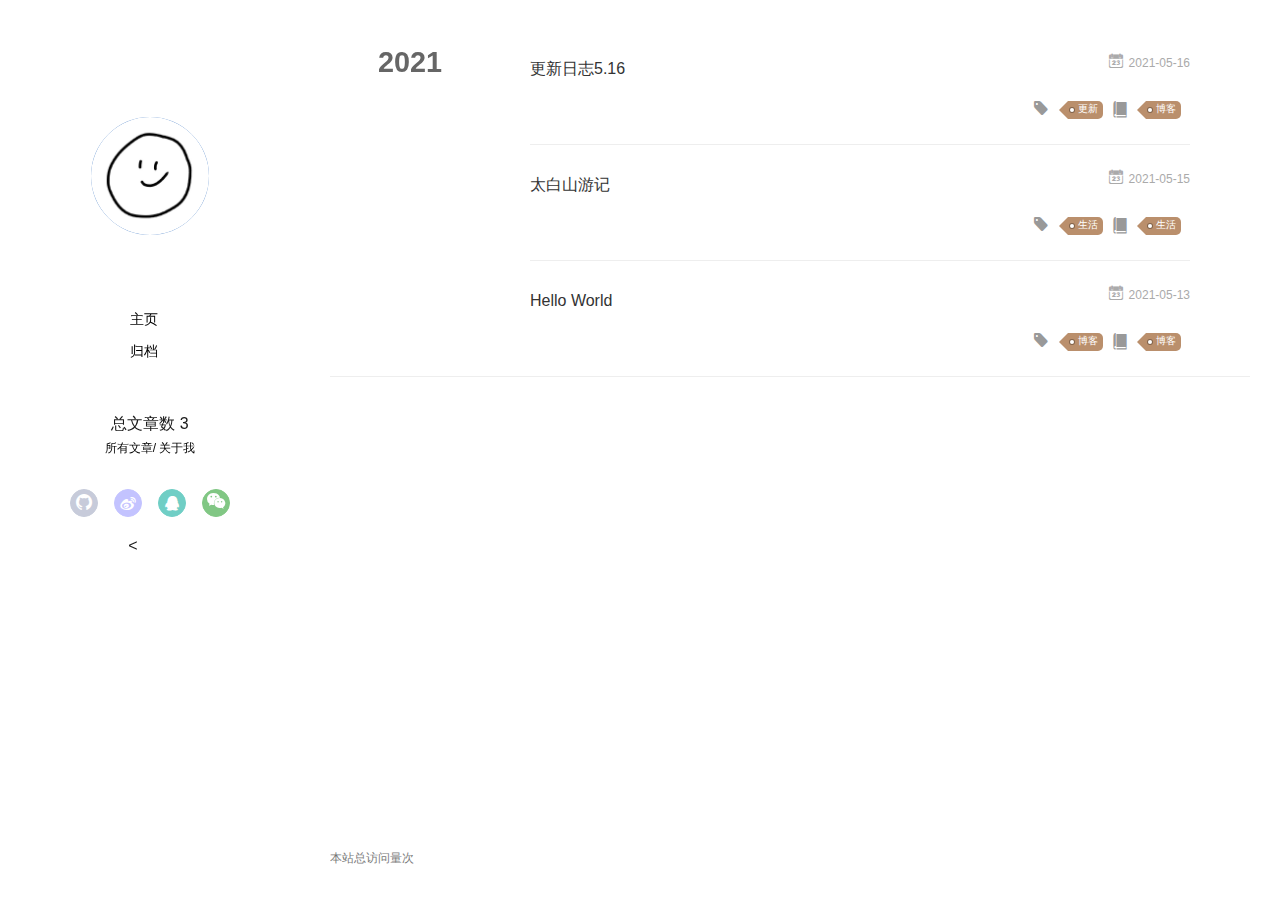
<file: archives/2021/index.html>
<!DOCTYPE html>
<html>
<head>
  <meta charset="utf-8">
  
  <meta name="renderer" content="webkit">
  <meta http-equiv="X-UA-Compatible" content="IE=edge" >
  <link rel="dns-prefetch" href="https://jwlee777.github.io">
  <title>Archives: 2021 | CryStal</title>
  <meta name="viewport" content="width=device-width, initial-scale=1, maximum-scale=1">
  <meta name="description" content="JwLee&#39;s Blog">
<meta property="og:type" content="website">
<meta property="og:title" content="CryStal">
<meta property="og:url" content="https://jwlee777.github.io/archives/2021/index.html">
<meta property="og:site_name" content="CryStal">
<meta property="og:description" content="JwLee&#39;s Blog">
<meta property="og:locale" content="zh_CN">
<meta property="article:author" content="JwLee">
<meta property="article:tag" content="java,python,程序员，生活">
<meta name="twitter:card" content="summary">
  
    <link rel="alternative" href="/atom.xml" title="CryStal" type="application/atom+xml">
  
  
    <link rel="icon" href="/assets/img/head.jpg">
  
  <link rel="stylesheet" type="text/css" href="/./main.0cf68a.css">
  <style type="text/css">
  
    #container.show {
      background: linear-gradient(200deg,#a0cfe4,#e8c37e);
    }
  </style>
  

  

<meta name="generator" content="Hexo 5.4.0"></head>

<body>
  <div id="container" q-class="show:isCtnShow">
    <canvas id="anm-canvas" class="anm-canvas"></canvas>
    <div class="left-col" q-class="show:isShow">
      
<!--<div class="overlay" style="background: #4d4d4d"></div>-->
<div class="overlay" ></div>
<div class="intrude-less">
	<header id="header" class="inner">
		<a href="/" class="profilepic">
			<img src="/assets/img/head.jpg" class="js-avatar">
		</a>
		<hgroup>
		  <h1 class="header-author"><a href="/"></a></h1>
		</hgroup>
		

		<nav class="header-menu">
			<ul>
			
				<li><a href="/">主页</a></li>
	        
				<li><a href="/archives/index.html">归档</a></li>
	        
			</ul>
		</nav>
		<nav>
			总文章数 3
		</nav>
		<nav class="header-smart-menu">
    		
    			
    			<a q-on="click: openSlider(e, 'innerArchive')" href="javascript:void(0)">所有文章</a>
    			
            
    			
    			<a q-on="click: openSlider(e, 'aboutme')" href="javascript:void(0)">关于我</a>
    			
            
		</nav>
		<nav class="header-nav">
			<div class="social">
				
					<a class="github" target="_blank" href="https://github.com/JwLee777" title="github"><i class="icon-github"></i></a>
		        
					<a class="weibo" target="_blank" href="https://weibo.com/u/3223713651?is_all=1" title="weibo"><i class="icon-weibo"></i></a>
		        
					<a class="qq" target="_blank" href="/assets/img/qq.png" title="qq"><i class="icon-qq"></i></a>
		        
					<a class="weixin" target="_blank" href="/assets/img/wechat.jpg" title="weixin"><i class="icon-weixin"></i></a>
		        
			</div>
		<!-- 网易云音乐插件 -->
		
				<div style="position:absolute; bottom:120px left:auto; width:85%">
					<<iframe frameborder="no" border="0" marginwidth="0" marginheight="0" width=298 height=52 src="//music.163.com/outchain/player?type=2&id=1396141677&auto=0&height=32"></iframe></iframe>
				</div>
		
		</nav>
	</header>		
</div>

    </div>
    <div class="mid-col" q-class="show:isShow,hide:isShow|isFalse">
      
<nav id="mobile-nav">
  	<div class="overlay js-overlay" style="background: #4d4d4d"></div>
	<div class="btnctn js-mobile-btnctn">
  		<div class="slider-trigger list" q-on="click: openSlider(e)"><i class="icon icon-sort"></i></div>
	</div>
	<div class="intrude-less">
		<header id="header" class="inner">
			<div class="profilepic">
				<img src="/assets/img/head.jpg" class="js-avatar">
			</div>
			<hgroup>
			  <h1 class="header-author js-header-author"></h1>
			</hgroup>
			
			
			
				
			
				
			
			
			
			<nav class="header-nav">
				<div class="social">
					
						<a class="github" target="_blank" href="https://github.com/JwLee777" title="github"><i class="icon-github"></i></a>
			        
						<a class="weibo" target="_blank" href="https://weibo.com/u/3223713651?is_all=1" title="weibo"><i class="icon-weibo"></i></a>
			        
						<a class="qq" target="_blank" href="/assets/img/qq.png" title="qq"><i class="icon-qq"></i></a>
			        
						<a class="weixin" target="_blank" href="/assets/img/wechat.jpg" title="weixin"><i class="icon-weixin"></i></a>
			        
				</div>
			</nav>

			<nav class="header-menu js-header-menu">
				<ul style="width: 50%">
				
				
					<li style="width: 50%"><a href="/">主页</a></li>
		        
					<li style="width: 50%"><a href="/archives/index.html">归档</a></li>
		        
				</ul>
			</nav>
		</header>				
	</div>
	<div class="mobile-mask" style="display:none" q-show="isShow"></div>
</nav>

      <div id="wrapper" class="body-wrap">
        <div class="menu-l">
          <div class="canvas-wrap">
            <canvas data-colors="#eaeaea" data-sectionHeight="100" data-contentId="js-content" id="myCanvas1" class="anm-canvas"></canvas>
          </div>
          <div id="js-content" class="content-ll">
            
  
  
    
    
      
      
      <section class="archives-wrap">
        <div class="archive-year-wrap">
          <a href="/archives/2021" class="archive-year">2021</a>
        </div>
        <div class="archives">
    
    <article class="archive-article archive-type-post">
  <div class="archive-article-inner">
    <header class="archive-article-header">
      	<div class="article-meta">
	      	<a href="/2021/05/16/%E6%9B%B4%E6%96%B0%E6%97%A5%E5%BF%975.16/" class="archive-article-date">
  	<time datetime="2021-05-16T05:07:15.000Z" itemprop="datePublished"><i class="icon-calendar icon"></i>2021-05-16</time>
</a>
        </div>
    	 
  
    <h1 itemprop="name">
      <a class="archive-article-title" href="/2021/05/16/%E6%9B%B4%E6%96%B0%E6%97%A5%E5%BF%975.16/">更新日志5.16</a>
    </h1>
  

        <div class="article-info info-on-right">
          
	<div class="article-tag tagcloud">
		<i class="icon-price-tags icon"></i>
		<ul class="article-tag-list">
			 
        		<li class="article-tag-list-item">
        			<a href="javascript:void(0)" class="js-tag article-tag-list-link color3">更新</a>
        		</li>
      		
		</ul>
	</div>

          
	<div class="article-category tagcloud">
		<i class="icon-book icon"></i>
		<ul class="article-tag-list">
			 
        		<li class="article-tag-list-item">
        			<a href="/categories/博客//" class="article-tag-list-link color3">博客</a>
        		</li>
      		
		</ul>
	</div>


        </div>
        <div class="clearfix"></div>
    </header>
  </div>
</article>
  
    
    
    <article class="archive-article archive-type-post">
  <div class="archive-article-inner">
    <header class="archive-article-header">
      	<div class="article-meta">
	      	<a href="/2021/05/15/%E5%A4%AA%E7%99%BD%E5%B1%B1/" class="archive-article-date">
  	<time datetime="2021-05-15T13:07:15.000Z" itemprop="datePublished"><i class="icon-calendar icon"></i>2021-05-15</time>
</a>
        </div>
    	 
  
    <h1 itemprop="name">
      <a class="archive-article-title" href="/2021/05/15/%E5%A4%AA%E7%99%BD%E5%B1%B1/">太白山游记</a>
    </h1>
  

        <div class="article-info info-on-right">
          
	<div class="article-tag tagcloud">
		<i class="icon-price-tags icon"></i>
		<ul class="article-tag-list">
			 
        		<li class="article-tag-list-item">
        			<a href="javascript:void(0)" class="js-tag article-tag-list-link color3">生活</a>
        		</li>
      		
		</ul>
	</div>

          
	<div class="article-category tagcloud">
		<i class="icon-book icon"></i>
		<ul class="article-tag-list">
			 
        		<li class="article-tag-list-item">
        			<a href="/categories/生活//" class="article-tag-list-link color3">生活</a>
        		</li>
      		
		</ul>
	</div>


        </div>
        <div class="clearfix"></div>
    </header>
  </div>
</article>
  
    
    
    <article class="archive-article archive-type-post">
  <div class="archive-article-inner">
    <header class="archive-article-header">
      	<div class="article-meta">
	      	<a href="/2021/05/13/hello-world/" class="archive-article-date">
  	<time datetime="2021-05-13T14:07:15.000Z" itemprop="datePublished"><i class="icon-calendar icon"></i>2021-05-13</time>
</a>
        </div>
    	 
  
    <h1 itemprop="name">
      <a class="archive-article-title" href="/2021/05/13/hello-world/">Hello World</a>
    </h1>
  

        <div class="article-info info-on-right">
          
	<div class="article-tag tagcloud">
		<i class="icon-price-tags icon"></i>
		<ul class="article-tag-list">
			 
        		<li class="article-tag-list-item">
        			<a href="javascript:void(0)" class="js-tag article-tag-list-link color3">博客</a>
        		</li>
      		
		</ul>
	</div>

          
	<div class="article-category tagcloud">
		<i class="icon-book icon"></i>
		<ul class="article-tag-list">
			 
        		<li class="article-tag-list-item">
        			<a href="/categories/博客//" class="article-tag-list-link color3">博客</a>
        		</li>
      		
		</ul>
	</div>


        </div>
        <div class="clearfix"></div>
    </header>
  </div>
</article>
  
  
    </div></section>
  

    


          </div>
        </div>
      </div>
      <footer id="footer">
  <div class="outer">
    <div id="footer-info">
    	<div class="footer-left">
			<span id="busuanzi_container_site_pv">    本站总访问量<span id="busuanzi_value_site_pv"></span>次</span>
    </div>
  </div>
</footer>

    </div>
    <script>
	var yiliaConfig = {
		mathjax: false,
		isHome: false,
		isPost: false,
		isArchive: true,
		isTag: false,
		isCategory: false,
		open_in_new: false,
		toc_hide_index: true,
		root: "/",
		innerArchive: true,
		showTags: false
	}
</script>

<script>!function(t){function n(e){if(r[e])return r[e].exports;var i=r[e]={exports:{},id:e,loaded:!1};return t[e].call(i.exports,i,i.exports,n),i.loaded=!0,i.exports}var r={};n.m=t,n.c=r,n.p="./",n(0)}([function(t,n,r){r(195),t.exports=r(191)},function(t,n,r){var e=r(3),i=r(52),o=r(27),u=r(28),c=r(53),f="prototype",a=function(t,n,r){var s,l,h,v,p=t&a.F,d=t&a.G,y=t&a.S,g=t&a.P,b=t&a.B,m=d?e:y?e[n]||(e[n]={}):(e[n]||{})[f],x=d?i:i[n]||(i[n]={}),w=x[f]||(x[f]={});d&&(r=n);for(s in r)l=!p&&m&&void 0!==m[s],h=(l?m:r)[s],v=b&&l?c(h,e):g&&"function"==typeof h?c(Function.call,h):h,m&&u(m,s,h,t&a.U),x[s]!=h&&o(x,s,v),g&&w[s]!=h&&(w[s]=h)};e.core=i,a.F=1,a.G=2,a.S=4,a.P=8,a.B=16,a.W=32,a.U=64,a.R=128,t.exports=a},function(t,n,r){var e=r(6);t.exports=function(t){if(!e(t))throw TypeError(t+" is not an object!");return t}},function(t,n){var r=t.exports="undefined"!=typeof window&&window.Math==Math?window:"undefined"!=typeof self&&self.Math==Math?self:Function("return this")();"number"==typeof __g&&(__g=r)},function(t,n){t.exports=function(t){try{return!!t()}catch(t){return!0}}},function(t,n){var r=t.exports="undefined"!=typeof window&&window.Math==Math?window:"undefined"!=typeof self&&self.Math==Math?self:Function("return this")();"number"==typeof __g&&(__g=r)},function(t,n){t.exports=function(t){return"object"==typeof t?null!==t:"function"==typeof t}},function(t,n,r){var e=r(126)("wks"),i=r(76),o=r(3).Symbol,u="function"==typeof o;(t.exports=function(t){return e[t]||(e[t]=u&&o[t]||(u?o:i)("Symbol."+t))}).store=e},function(t,n){var r={}.hasOwnProperty;t.exports=function(t,n){return r.call(t,n)}},function(t,n,r){var e=r(94),i=r(33);t.exports=function(t){return e(i(t))}},function(t,n,r){t.exports=!r(4)(function(){return 7!=Object.defineProperty({},"a",{get:function(){return 7}}).a})},function(t,n,r){var e=r(2),i=r(167),o=r(50),u=Object.defineProperty;n.f=r(10)?Object.defineProperty:function(t,n,r){if(e(t),n=o(n,!0),e(r),i)try{return u(t,n,r)}catch(t){}if("get"in r||"set"in r)throw TypeError("Accessors not supported!");return"value"in r&&(t[n]=r.value),t}},function(t,n,r){t.exports=!r(18)(function(){return 7!=Object.defineProperty({},"a",{get:function(){return 7}}).a})},function(t,n,r){var e=r(14),i=r(22);t.exports=r(12)?function(t,n,r){return e.f(t,n,i(1,r))}:function(t,n,r){return t[n]=r,t}},function(t,n,r){var e=r(20),i=r(58),o=r(42),u=Object.defineProperty;n.f=r(12)?Object.defineProperty:function(t,n,r){if(e(t),n=o(n,!0),e(r),i)try{return u(t,n,r)}catch(t){}if("get"in r||"set"in r)throw TypeError("Accessors not supported!");return"value"in r&&(t[n]=r.value),t}},function(t,n,r){var e=r(40)("wks"),i=r(23),o=r(5).Symbol,u="function"==typeof o;(t.exports=function(t){return e[t]||(e[t]=u&&o[t]||(u?o:i)("Symbol."+t))}).store=e},function(t,n,r){var e=r(67),i=Math.min;t.exports=function(t){return t>0?i(e(t),9007199254740991):0}},function(t,n,r){var e=r(46);t.exports=function(t){return Object(e(t))}},function(t,n){t.exports=function(t){try{return!!t()}catch(t){return!0}}},function(t,n,r){var e=r(63),i=r(34);t.exports=Object.keys||function(t){return e(t,i)}},function(t,n,r){var e=r(21);t.exports=function(t){if(!e(t))throw TypeError(t+" is not an object!");return t}},function(t,n){t.exports=function(t){return"object"==typeof t?null!==t:"function"==typeof t}},function(t,n){t.exports=function(t,n){return{enumerable:!(1&t),configurable:!(2&t),writable:!(4&t),value:n}}},function(t,n){var r=0,e=Math.random();t.exports=function(t){return"Symbol(".concat(void 0===t?"":t,")_",(++r+e).toString(36))}},function(t,n){var r={}.hasOwnProperty;t.exports=function(t,n){return r.call(t,n)}},function(t,n){var r=t.exports={version:"2.4.0"};"number"==typeof __e&&(__e=r)},function(t,n){t.exports=function(t){if("function"!=typeof t)throw TypeError(t+" is not a function!");return t}},function(t,n,r){var e=r(11),i=r(66);t.exports=r(10)?function(t,n,r){return e.f(t,n,i(1,r))}:function(t,n,r){return t[n]=r,t}},function(t,n,r){var e=r(3),i=r(27),o=r(24),u=r(76)("src"),c="toString",f=Function[c],a=(""+f).split(c);r(52).inspectSource=function(t){return f.call(t)},(t.exports=function(t,n,r,c){var f="function"==typeof r;f&&(o(r,"name")||i(r,"name",n)),t[n]!==r&&(f&&(o(r,u)||i(r,u,t[n]?""+t[n]:a.join(String(n)))),t===e?t[n]=r:c?t[n]?t[n]=r:i(t,n,r):(delete t[n],i(t,n,r)))})(Function.prototype,c,function(){return"function"==typeof this&&this[u]||f.call(this)})},function(t,n,r){var e=r(1),i=r(4),o=r(46),u=function(t,n,r,e){var i=String(o(t)),u="<"+n;return""!==r&&(u+=" "+r+'="'+String(e).replace(/"/g,"&quot;")+'"'),u+">"+i+"</"+n+">"};t.exports=function(t,n){var r={};r[t]=n(u),e(e.P+e.F*i(function(){var n=""[t]('"');return n!==n.toLowerCase()||n.split('"').length>3}),"String",r)}},function(t,n,r){var e=r(115),i=r(46);t.exports=function(t){return e(i(t))}},function(t,n,r){var e=r(116),i=r(66),o=r(30),u=r(50),c=r(24),f=r(167),a=Object.getOwnPropertyDescriptor;n.f=r(10)?a:function(t,n){if(t=o(t),n=u(n,!0),f)try{return a(t,n)}catch(t){}if(c(t,n))return i(!e.f.call(t,n),t[n])}},function(t,n,r){var e=r(24),i=r(17),o=r(145)("IE_PROTO"),u=Object.prototype;t.exports=Object.getPrototypeOf||function(t){return t=i(t),e(t,o)?t[o]:"function"==typeof t.constructor&&t instanceof t.constructor?t.constructor.prototype:t instanceof Object?u:null}},function(t,n){t.exports=function(t){if(void 0==t)throw TypeError("Can't call method on  "+t);return t}},function(t,n){t.exports="constructor,hasOwnProperty,isPrototypeOf,propertyIsEnumerable,toLocaleString,toString,valueOf".split(",")},function(t,n){t.exports={}},function(t,n){t.exports=!0},function(t,n){n.f={}.propertyIsEnumerable},function(t,n,r){var e=r(14).f,i=r(8),o=r(15)("toStringTag");t.exports=function(t,n,r){t&&!i(t=r?t:t.prototype,o)&&e(t,o,{configurable:!0,value:n})}},function(t,n,r){var e=r(40)("keys"),i=r(23);t.exports=function(t){return e[t]||(e[t]=i(t))}},function(t,n,r){var e=r(5),i="__core-js_shared__",o=e[i]||(e[i]={});t.exports=function(t){return o[t]||(o[t]={})}},function(t,n){var r=Math.ceil,e=Math.floor;t.exports=function(t){return isNaN(t=+t)?0:(t>0?e:r)(t)}},function(t,n,r){var e=r(21);t.exports=function(t,n){if(!e(t))return t;var r,i;if(n&&"function"==typeof(r=t.toString)&&!e(i=r.call(t)))return i;if("function"==typeof(r=t.valueOf)&&!e(i=r.call(t)))return i;if(!n&&"function"==typeof(r=t.toString)&&!e(i=r.call(t)))return i;throw TypeError("Can't convert object to primitive value")}},function(t,n,r){var e=r(5),i=r(25),o=r(36),u=r(44),c=r(14).f;t.exports=function(t){var n=i.Symbol||(i.Symbol=o?{}:e.Symbol||{});"_"==t.charAt(0)||t in n||c(n,t,{value:u.f(t)})}},function(t,n,r){n.f=r(15)},function(t,n){var r={}.toString;t.exports=function(t){return r.call(t).slice(8,-1)}},function(t,n){t.exports=function(t){if(void 0==t)throw TypeError("Can't call method on  "+t);return t}},function(t,n,r){var e=r(4);t.exports=function(t,n){return!!t&&e(function(){n?t.call(null,function(){},1):t.call(null)})}},function(t,n,r){var e=r(53),i=r(115),o=r(17),u=r(16),c=r(203);t.exports=function(t,n){var r=1==t,f=2==t,a=3==t,s=4==t,l=6==t,h=5==t||l,v=n||c;return function(n,c,p){for(var d,y,g=o(n),b=i(g),m=e(c,p,3),x=u(b.length),w=0,S=r?v(n,x):f?v(n,0):void 0;x>w;w++)if((h||w in b)&&(d=b[w],y=m(d,w,g),t))if(r)S[w]=y;else if(y)switch(t){case 3:return!0;case 5:return d;case 6:return w;case 2:S.push(d)}else if(s)return!1;return l?-1:a||s?s:S}}},function(t,n,r){var e=r(1),i=r(52),o=r(4);t.exports=function(t,n){var r=(i.Object||{})[t]||Object[t],u={};u[t]=n(r),e(e.S+e.F*o(function(){r(1)}),"Object",u)}},function(t,n,r){var e=r(6);t.exports=function(t,n){if(!e(t))return t;var r,i;if(n&&"function"==typeof(r=t.toString)&&!e(i=r.call(t)))return i;if("function"==typeof(r=t.valueOf)&&!e(i=r.call(t)))return i;if(!n&&"function"==typeof(r=t.toString)&&!e(i=r.call(t)))return i;throw TypeError("Can't convert object to primitive value")}},function(t,n,r){var e=r(5),i=r(25),o=r(91),u=r(13),c="prototype",f=function(t,n,r){var a,s,l,h=t&f.F,v=t&f.G,p=t&f.S,d=t&f.P,y=t&f.B,g=t&f.W,b=v?i:i[n]||(i[n]={}),m=b[c],x=v?e:p?e[n]:(e[n]||{})[c];v&&(r=n);for(a in r)(s=!h&&x&&void 0!==x[a])&&a in b||(l=s?x[a]:r[a],b[a]=v&&"function"!=typeof x[a]?r[a]:y&&s?o(l,e):g&&x[a]==l?function(t){var n=function(n,r,e){if(this instanceof t){switch(arguments.length){case 0:return new t;case 1:return new t(n);case 2:return new t(n,r)}return new t(n,r,e)}return t.apply(this,arguments)};return n[c]=t[c],n}(l):d&&"function"==typeof l?o(Function.call,l):l,d&&((b.virtual||(b.virtual={}))[a]=l,t&f.R&&m&&!m[a]&&u(m,a,l)))};f.F=1,f.G=2,f.S=4,f.P=8,f.B=16,f.W=32,f.U=64,f.R=128,t.exports=f},function(t,n){var r=t.exports={version:"2.4.0"};"number"==typeof __e&&(__e=r)},function(t,n,r){var e=r(26);t.exports=function(t,n,r){if(e(t),void 0===n)return t;switch(r){case 1:return function(r){return t.call(n,r)};case 2:return function(r,e){return t.call(n,r,e)};case 3:return function(r,e,i){return t.call(n,r,e,i)}}return function(){return t.apply(n,arguments)}}},function(t,n,r){var e=r(183),i=r(1),o=r(126)("metadata"),u=o.store||(o.store=new(r(186))),c=function(t,n,r){var i=u.get(t);if(!i){if(!r)return;u.set(t,i=new e)}var o=i.get(n);if(!o){if(!r)return;i.set(n,o=new e)}return o},f=function(t,n,r){var e=c(n,r,!1);return void 0!==e&&e.has(t)},a=function(t,n,r){var e=c(n,r,!1);return void 0===e?void 0:e.get(t)},s=function(t,n,r,e){c(r,e,!0).set(t,n)},l=function(t,n){var r=c(t,n,!1),e=[];return r&&r.forEach(function(t,n){e.push(n)}),e},h=function(t){return void 0===t||"symbol"==typeof t?t:String(t)},v=function(t){i(i.S,"Reflect",t)};t.exports={store:u,map:c,has:f,get:a,set:s,keys:l,key:h,exp:v}},function(t,n,r){"use strict";if(r(10)){var e=r(69),i=r(3),o=r(4),u=r(1),c=r(127),f=r(152),a=r(53),s=r(68),l=r(66),h=r(27),v=r(73),p=r(67),d=r(16),y=r(75),g=r(50),b=r(24),m=r(180),x=r(114),w=r(6),S=r(17),_=r(137),O=r(70),E=r(32),P=r(71).f,j=r(154),F=r(76),M=r(7),A=r(48),N=r(117),T=r(146),I=r(155),k=r(80),L=r(123),R=r(74),C=r(130),D=r(160),U=r(11),W=r(31),G=U.f,B=W.f,V=i.RangeError,z=i.TypeError,q=i.Uint8Array,K="ArrayBuffer",J="Shared"+K,Y="BYTES_PER_ELEMENT",H="prototype",$=Array[H],X=f.ArrayBuffer,Q=f.DataView,Z=A(0),tt=A(2),nt=A(3),rt=A(4),et=A(5),it=A(6),ot=N(!0),ut=N(!1),ct=I.values,ft=I.keys,at=I.entries,st=$.lastIndexOf,lt=$.reduce,ht=$.reduceRight,vt=$.join,pt=$.sort,dt=$.slice,yt=$.toString,gt=$.toLocaleString,bt=M("iterator"),mt=M("toStringTag"),xt=F("typed_constructor"),wt=F("def_constructor"),St=c.CONSTR,_t=c.TYPED,Ot=c.VIEW,Et="Wrong length!",Pt=A(1,function(t,n){return Tt(T(t,t[wt]),n)}),jt=o(function(){return 1===new q(new Uint16Array([1]).buffer)[0]}),Ft=!!q&&!!q[H].set&&o(function(){new q(1).set({})}),Mt=function(t,n){if(void 0===t)throw z(Et);var r=+t,e=d(t);if(n&&!m(r,e))throw V(Et);return e},At=function(t,n){var r=p(t);if(r<0||r%n)throw V("Wrong offset!");return r},Nt=function(t){if(w(t)&&_t in t)return t;throw z(t+" is not a typed array!")},Tt=function(t,n){if(!(w(t)&&xt in t))throw z("It is not a typed array constructor!");return new t(n)},It=function(t,n){return kt(T(t,t[wt]),n)},kt=function(t,n){for(var r=0,e=n.length,i=Tt(t,e);e>r;)i[r]=n[r++];return i},Lt=function(t,n,r){G(t,n,{get:function(){return this._d[r]}})},Rt=function(t){var n,r,e,i,o,u,c=S(t),f=arguments.length,s=f>1?arguments[1]:void 0,l=void 0!==s,h=j(c);if(void 0!=h&&!_(h)){for(u=h.call(c),e=[],n=0;!(o=u.next()).done;n++)e.push(o.value);c=e}for(l&&f>2&&(s=a(s,arguments[2],2)),n=0,r=d(c.length),i=Tt(this,r);r>n;n++)i[n]=l?s(c[n],n):c[n];return i},Ct=function(){for(var t=0,n=arguments.length,r=Tt(this,n);n>t;)r[t]=arguments[t++];return r},Dt=!!q&&o(function(){gt.call(new q(1))}),Ut=function(){return gt.apply(Dt?dt.call(Nt(this)):Nt(this),arguments)},Wt={copyWithin:function(t,n){return D.call(Nt(this),t,n,arguments.length>2?arguments[2]:void 0)},every:function(t){return rt(Nt(this),t,arguments.length>1?arguments[1]:void 0)},fill:function(t){return C.apply(Nt(this),arguments)},filter:function(t){return It(this,tt(Nt(this),t,arguments.length>1?arguments[1]:void 0))},find:function(t){return et(Nt(this),t,arguments.length>1?arguments[1]:void 0)},findIndex:function(t){return it(Nt(this),t,arguments.length>1?arguments[1]:void 0)},forEach:function(t){Z(Nt(this),t,arguments.length>1?arguments[1]:void 0)},indexOf:function(t){return ut(Nt(this),t,arguments.length>1?arguments[1]:void 0)},includes:function(t){return ot(Nt(this),t,arguments.length>1?arguments[1]:void 0)},join:function(t){return vt.apply(Nt(this),arguments)},lastIndexOf:function(t){return st.apply(Nt(this),arguments)},map:function(t){return Pt(Nt(this),t,arguments.length>1?arguments[1]:void 0)},reduce:function(t){return lt.apply(Nt(this),arguments)},reduceRight:function(t){return ht.apply(Nt(this),arguments)},reverse:function(){for(var t,n=this,r=Nt(n).length,e=Math.floor(r/2),i=0;i<e;)t=n[i],n[i++]=n[--r],n[r]=t;return n},some:function(t){return nt(Nt(this),t,arguments.length>1?arguments[1]:void 0)},sort:function(t){return pt.call(Nt(this),t)},subarray:function(t,n){var r=Nt(this),e=r.length,i=y(t,e);return new(T(r,r[wt]))(r.buffer,r.byteOffset+i*r.BYTES_PER_ELEMENT,d((void 0===n?e:y(n,e))-i))}},Gt=function(t,n){return It(this,dt.call(Nt(this),t,n))},Bt=function(t){Nt(this);var n=At(arguments[1],1),r=this.length,e=S(t),i=d(e.length),o=0;if(i+n>r)throw V(Et);for(;o<i;)this[n+o]=e[o++]},Vt={entries:function(){return at.call(Nt(this))},keys:function(){return ft.call(Nt(this))},values:function(){return ct.call(Nt(this))}},zt=function(t,n){return w(t)&&t[_t]&&"symbol"!=typeof n&&n in t&&String(+n)==String(n)},qt=function(t,n){return zt(t,n=g(n,!0))?l(2,t[n]):B(t,n)},Kt=function(t,n,r){return!(zt(t,n=g(n,!0))&&w(r)&&b(r,"value"))||b(r,"get")||b(r,"set")||r.configurable||b(r,"writable")&&!r.writable||b(r,"enumerable")&&!r.enumerable?G(t,n,r):(t[n]=r.value,t)};St||(W.f=qt,U.f=Kt),u(u.S+u.F*!St,"Object",{getOwnPropertyDescriptor:qt,defineProperty:Kt}),o(function(){yt.call({})})&&(yt=gt=function(){return vt.call(this)});var Jt=v({},Wt);v(Jt,Vt),h(Jt,bt,Vt.values),v(Jt,{slice:Gt,set:Bt,constructor:function(){},toString:yt,toLocaleString:Ut}),Lt(Jt,"buffer","b"),Lt(Jt,"byteOffset","o"),Lt(Jt,"byteLength","l"),Lt(Jt,"length","e"),G(Jt,mt,{get:function(){return this[_t]}}),t.exports=function(t,n,r,f){f=!!f;var a=t+(f?"Clamped":"")+"Array",l="Uint8Array"!=a,v="get"+t,p="set"+t,y=i[a],g=y||{},b=y&&E(y),m=!y||!c.ABV,S={},_=y&&y[H],j=function(t,r){var e=t._d;return e.v[v](r*n+e.o,jt)},F=function(t,r,e){var i=t._d;f&&(e=(e=Math.round(e))<0?0:e>255?255:255&e),i.v[p](r*n+i.o,e,jt)},M=function(t,n){G(t,n,{get:function(){return j(this,n)},set:function(t){return F(this,n,t)},enumerable:!0})};m?(y=r(function(t,r,e,i){s(t,y,a,"_d");var o,u,c,f,l=0,v=0;if(w(r)){if(!(r instanceof X||(f=x(r))==K||f==J))return _t in r?kt(y,r):Rt.call(y,r);o=r,v=At(e,n);var p=r.byteLength;if(void 0===i){if(p%n)throw V(Et);if((u=p-v)<0)throw V(Et)}else if((u=d(i)*n)+v>p)throw V(Et);c=u/n}else c=Mt(r,!0),u=c*n,o=new X(u);for(h(t,"_d",{b:o,o:v,l:u,e:c,v:new Q(o)});l<c;)M(t,l++)}),_=y[H]=O(Jt),h(_,"constructor",y)):L(function(t){new y(null),new y(t)},!0)||(y=r(function(t,r,e,i){s(t,y,a);var o;return w(r)?r instanceof X||(o=x(r))==K||o==J?void 0!==i?new g(r,At(e,n),i):void 0!==e?new g(r,At(e,n)):new g(r):_t in r?kt(y,r):Rt.call(y,r):new g(Mt(r,l))}),Z(b!==Function.prototype?P(g).concat(P(b)):P(g),function(t){t in y||h(y,t,g[t])}),y[H]=_,e||(_.constructor=y));var A=_[bt],N=!!A&&("values"==A.name||void 0==A.name),T=Vt.values;h(y,xt,!0),h(_,_t,a),h(_,Ot,!0),h(_,wt,y),(f?new y(1)[mt]==a:mt in _)||G(_,mt,{get:function(){return a}}),S[a]=y,u(u.G+u.W+u.F*(y!=g),S),u(u.S,a,{BYTES_PER_ELEMENT:n,from:Rt,of:Ct}),Y in _||h(_,Y,n),u(u.P,a,Wt),R(a),u(u.P+u.F*Ft,a,{set:Bt}),u(u.P+u.F*!N,a,Vt),u(u.P+u.F*(_.toString!=yt),a,{toString:yt}),u(u.P+u.F*o(function(){new y(1).slice()}),a,{slice:Gt}),u(u.P+u.F*(o(function(){return[1,2].toLocaleString()!=new y([1,2]).toLocaleString()})||!o(function(){_.toLocaleString.call([1,2])})),a,{toLocaleString:Ut}),k[a]=N?A:T,e||N||h(_,bt,T)}}else t.exports=function(){}},function(t,n){var r={}.toString;t.exports=function(t){return r.call(t).slice(8,-1)}},function(t,n,r){var e=r(21),i=r(5).document,o=e(i)&&e(i.createElement);t.exports=function(t){return o?i.createElement(t):{}}},function(t,n,r){t.exports=!r(12)&&!r(18)(function(){return 7!=Object.defineProperty(r(57)("div"),"a",{get:function(){return 7}}).a})},function(t,n,r){"use strict";var e=r(36),i=r(51),o=r(64),u=r(13),c=r(8),f=r(35),a=r(96),s=r(38),l=r(103),h=r(15)("iterator"),v=!([].keys&&"next"in[].keys()),p="keys",d="values",y=function(){return this};t.exports=function(t,n,r,g,b,m,x){a(r,n,g);var w,S,_,O=function(t){if(!v&&t in F)return F[t];switch(t){case p:case d:return function(){return new r(this,t)}}return function(){return new r(this,t)}},E=n+" Iterator",P=b==d,j=!1,F=t.prototype,M=F[h]||F["@@iterator"]||b&&F[b],A=M||O(b),N=b?P?O("entries"):A:void 0,T="Array"==n?F.entries||M:M;if(T&&(_=l(T.call(new t)))!==Object.prototype&&(s(_,E,!0),e||c(_,h)||u(_,h,y)),P&&M&&M.name!==d&&(j=!0,A=function(){return M.call(this)}),e&&!x||!v&&!j&&F[h]||u(F,h,A),f[n]=A,f[E]=y,b)if(w={values:P?A:O(d),keys:m?A:O(p),entries:N},x)for(S in w)S in F||o(F,S,w[S]);else i(i.P+i.F*(v||j),n,w);return w}},function(t,n,r){var e=r(20),i=r(100),o=r(34),u=r(39)("IE_PROTO"),c=function(){},f="prototype",a=function(){var t,n=r(57)("iframe"),e=o.length;for(n.style.display="none",r(93).appendChild(n),n.src="javascript:",t=n.contentWindow.document,t.open(),t.write("<script>document.F=Object<\/script>"),t.close(),a=t.F;e--;)delete a[f][o[e]];return a()};t.exports=Object.create||function(t,n){var r;return null!==t?(c[f]=e(t),r=new c,c[f]=null,r[u]=t):r=a(),void 0===n?r:i(r,n)}},function(t,n,r){var e=r(63),i=r(34).concat("length","prototype");n.f=Object.getOwnPropertyNames||function(t){return e(t,i)}},function(t,n){n.f=Object.getOwnPropertySymbols},function(t,n,r){var e=r(8),i=r(9),o=r(90)(!1),u=r(39)("IE_PROTO");t.exports=function(t,n){var r,c=i(t),f=0,a=[];for(r in c)r!=u&&e(c,r)&&a.push(r);for(;n.length>f;)e(c,r=n[f++])&&(~o(a,r)||a.push(r));return a}},function(t,n,r){t.exports=r(13)},function(t,n,r){var e=r(76)("meta"),i=r(6),o=r(24),u=r(11).f,c=0,f=Object.isExtensible||function(){return!0},a=!r(4)(function(){return f(Object.preventExtensions({}))}),s=function(t){u(t,e,{value:{i:"O"+ ++c,w:{}}})},l=function(t,n){if(!i(t))return"symbol"==typeof t?t:("string"==typeof t?"S":"P")+t;if(!o(t,e)){if(!f(t))return"F";if(!n)return"E";s(t)}return t[e].i},h=function(t,n){if(!o(t,e)){if(!f(t))return!0;if(!n)return!1;s(t)}return t[e].w},v=function(t){return a&&p.NEED&&f(t)&&!o(t,e)&&s(t),t},p=t.exports={KEY:e,NEED:!1,fastKey:l,getWeak:h,onFreeze:v}},function(t,n){t.exports=function(t,n){return{enumerable:!(1&t),configurable:!(2&t),writable:!(4&t),value:n}}},function(t,n){var r=Math.ceil,e=Math.floor;t.exports=function(t){return isNaN(t=+t)?0:(t>0?e:r)(t)}},function(t,n){t.exports=function(t,n,r,e){if(!(t instanceof n)||void 0!==e&&e in t)throw TypeError(r+": incorrect invocation!");return t}},function(t,n){t.exports=!1},function(t,n,r){var e=r(2),i=r(173),o=r(133),u=r(145)("IE_PROTO"),c=function(){},f="prototype",a=function(){var t,n=r(132)("iframe"),e=o.length;for(n.style.display="none",r(135).appendChild(n),n.src="javascript:",t=n.contentWindow.document,t.open(),t.write("<script>document.F=Object<\/script>"),t.close(),a=t.F;e--;)delete a[f][o[e]];return a()};t.exports=Object.create||function(t,n){var r;return null!==t?(c[f]=e(t),r=new c,c[f]=null,r[u]=t):r=a(),void 0===n?r:i(r,n)}},function(t,n,r){var e=r(175),i=r(133).concat("length","prototype");n.f=Object.getOwnPropertyNames||function(t){return e(t,i)}},function(t,n,r){var e=r(175),i=r(133);t.exports=Object.keys||function(t){return e(t,i)}},function(t,n,r){var e=r(28);t.exports=function(t,n,r){for(var i in n)e(t,i,n[i],r);return t}},function(t,n,r){"use strict";var e=r(3),i=r(11),o=r(10),u=r(7)("species");t.exports=function(t){var n=e[t];o&&n&&!n[u]&&i.f(n,u,{configurable:!0,get:function(){return this}})}},function(t,n,r){var e=r(67),i=Math.max,o=Math.min;t.exports=function(t,n){return t=e(t),t<0?i(t+n,0):o(t,n)}},function(t,n){var r=0,e=Math.random();t.exports=function(t){return"Symbol(".concat(void 0===t?"":t,")_",(++r+e).toString(36))}},function(t,n,r){var e=r(33);t.exports=function(t){return Object(e(t))}},function(t,n,r){var e=r(7)("unscopables"),i=Array.prototype;void 0==i[e]&&r(27)(i,e,{}),t.exports=function(t){i[e][t]=!0}},function(t,n,r){var e=r(53),i=r(169),o=r(137),u=r(2),c=r(16),f=r(154),a={},s={},n=t.exports=function(t,n,r,l,h){var v,p,d,y,g=h?function(){return t}:f(t),b=e(r,l,n?2:1),m=0;if("function"!=typeof g)throw TypeError(t+" is not iterable!");if(o(g)){for(v=c(t.length);v>m;m++)if((y=n?b(u(p=t[m])[0],p[1]):b(t[m]))===a||y===s)return y}else for(d=g.call(t);!(p=d.next()).done;)if((y=i(d,b,p.value,n))===a||y===s)return y};n.BREAK=a,n.RETURN=s},function(t,n){t.exports={}},function(t,n,r){var e=r(11).f,i=r(24),o=r(7)("toStringTag");t.exports=function(t,n,r){t&&!i(t=r?t:t.prototype,o)&&e(t,o,{configurable:!0,value:n})}},function(t,n,r){var e=r(1),i=r(46),o=r(4),u=r(150),c="["+u+"]",f="​",a=RegExp("^"+c+c+"*"),s=RegExp(c+c+"*$"),l=function(t,n,r){var i={},c=o(function(){return!!u[t]()||f[t]()!=f}),a=i[t]=c?n(h):u[t];r&&(i[r]=a),e(e.P+e.F*c,"String",i)},h=l.trim=function(t,n){return t=String(i(t)),1&n&&(t=t.replace(a,"")),2&n&&(t=t.replace(s,"")),t};t.exports=l},function(t,n,r){t.exports={default:r(86),__esModule:!0}},function(t,n,r){t.exports={default:r(87),__esModule:!0}},function(t,n,r){"use strict";function e(t){return t&&t.__esModule?t:{default:t}}n.__esModule=!0;var i=r(84),o=e(i),u=r(83),c=e(u),f="function"==typeof c.default&&"symbol"==typeof o.default?function(t){return typeof t}:function(t){return t&&"function"==typeof c.default&&t.constructor===c.default&&t!==c.default.prototype?"symbol":typeof t};n.default="function"==typeof c.default&&"symbol"===f(o.default)?function(t){return void 0===t?"undefined":f(t)}:function(t){return t&&"function"==typeof c.default&&t.constructor===c.default&&t!==c.default.prototype?"symbol":void 0===t?"undefined":f(t)}},function(t,n,r){r(110),r(108),r(111),r(112),t.exports=r(25).Symbol},function(t,n,r){r(109),r(113),t.exports=r(44).f("iterator")},function(t,n){t.exports=function(t){if("function"!=typeof t)throw TypeError(t+" is not a function!");return t}},function(t,n){t.exports=function(){}},function(t,n,r){var e=r(9),i=r(106),o=r(105);t.exports=function(t){return function(n,r,u){var c,f=e(n),a=i(f.length),s=o(u,a);if(t&&r!=r){for(;a>s;)if((c=f[s++])!=c)return!0}else for(;a>s;s++)if((t||s in f)&&f[s]===r)return t||s||0;return!t&&-1}}},function(t,n,r){var e=r(88);t.exports=function(t,n,r){if(e(t),void 0===n)return t;switch(r){case 1:return function(r){return t.call(n,r)};case 2:return function(r,e){return t.call(n,r,e)};case 3:return function(r,e,i){return t.call(n,r,e,i)}}return function(){return t.apply(n,arguments)}}},function(t,n,r){var e=r(19),i=r(62),o=r(37);t.exports=function(t){var n=e(t),r=i.f;if(r)for(var u,c=r(t),f=o.f,a=0;c.length>a;)f.call(t,u=c[a++])&&n.push(u);return n}},function(t,n,r){t.exports=r(5).document&&document.documentElement},function(t,n,r){var e=r(56);t.exports=Object("z").propertyIsEnumerable(0)?Object:function(t){return"String"==e(t)?t.split(""):Object(t)}},function(t,n,r){var e=r(56);t.exports=Array.isArray||function(t){return"Array"==e(t)}},function(t,n,r){"use strict";var e=r(60),i=r(22),o=r(38),u={};r(13)(u,r(15)("iterator"),function(){return this}),t.exports=function(t,n,r){t.prototype=e(u,{next:i(1,r)}),o(t,n+" Iterator")}},function(t,n){t.exports=function(t,n){return{value:n,done:!!t}}},function(t,n,r){var e=r(19),i=r(9);t.exports=function(t,n){for(var r,o=i(t),u=e(o),c=u.length,f=0;c>f;)if(o[r=u[f++]]===n)return r}},function(t,n,r){var e=r(23)("meta"),i=r(21),o=r(8),u=r(14).f,c=0,f=Object.isExtensible||function(){return!0},a=!r(18)(function(){return f(Object.preventExtensions({}))}),s=function(t){u(t,e,{value:{i:"O"+ ++c,w:{}}})},l=function(t,n){if(!i(t))return"symbol"==typeof t?t:("string"==typeof t?"S":"P")+t;if(!o(t,e)){if(!f(t))return"F";if(!n)return"E";s(t)}return t[e].i},h=function(t,n){if(!o(t,e)){if(!f(t))return!0;if(!n)return!1;s(t)}return t[e].w},v=function(t){return a&&p.NEED&&f(t)&&!o(t,e)&&s(t),t},p=t.exports={KEY:e,NEED:!1,fastKey:l,getWeak:h,onFreeze:v}},function(t,n,r){var e=r(14),i=r(20),o=r(19);t.exports=r(12)?Object.defineProperties:function(t,n){i(t);for(var r,u=o(n),c=u.length,f=0;c>f;)e.f(t,r=u[f++],n[r]);return t}},function(t,n,r){var e=r(37),i=r(22),o=r(9),u=r(42),c=r(8),f=r(58),a=Object.getOwnPropertyDescriptor;n.f=r(12)?a:function(t,n){if(t=o(t),n=u(n,!0),f)try{return a(t,n)}catch(t){}if(c(t,n))return i(!e.f.call(t,n),t[n])}},function(t,n,r){var e=r(9),i=r(61).f,o={}.toString,u="object"==typeof window&&window&&Object.getOwnPropertyNames?Object.getOwnPropertyNames(window):[],c=function(t){try{return i(t)}catch(t){return u.slice()}};t.exports.f=function(t){return u&&"[object Window]"==o.call(t)?c(t):i(e(t))}},function(t,n,r){var e=r(8),i=r(77),o=r(39)("IE_PROTO"),u=Object.prototype;t.exports=Object.getPrototypeOf||function(t){return t=i(t),e(t,o)?t[o]:"function"==typeof t.constructor&&t instanceof t.constructor?t.constructor.prototype:t instanceof Object?u:null}},function(t,n,r){var e=r(41),i=r(33);t.exports=function(t){return function(n,r){var o,u,c=String(i(n)),f=e(r),a=c.length;return f<0||f>=a?t?"":void 0:(o=c.charCodeAt(f),o<55296||o>56319||f+1===a||(u=c.charCodeAt(f+1))<56320||u>57343?t?c.charAt(f):o:t?c.slice(f,f+2):u-56320+(o-55296<<10)+65536)}}},function(t,n,r){var e=r(41),i=Math.max,o=Math.min;t.exports=function(t,n){return t=e(t),t<0?i(t+n,0):o(t,n)}},function(t,n,r){var e=r(41),i=Math.min;t.exports=function(t){return t>0?i(e(t),9007199254740991):0}},function(t,n,r){"use strict";var e=r(89),i=r(97),o=r(35),u=r(9);t.exports=r(59)(Array,"Array",function(t,n){this._t=u(t),this._i=0,this._k=n},function(){var t=this._t,n=this._k,r=this._i++;return!t||r>=t.length?(this._t=void 0,i(1)):"keys"==n?i(0,r):"values"==n?i(0,t[r]):i(0,[r,t[r]])},"values"),o.Arguments=o.Array,e("keys"),e("values"),e("entries")},function(t,n){},function(t,n,r){"use strict";var e=r(104)(!0);r(59)(String,"String",function(t){this._t=String(t),this._i=0},function(){var t,n=this._t,r=this._i;return r>=n.length?{value:void 0,done:!0}:(t=e(n,r),this._i+=t.length,{value:t,done:!1})})},function(t,n,r){"use strict";var e=r(5),i=r(8),o=r(12),u=r(51),c=r(64),f=r(99).KEY,a=r(18),s=r(40),l=r(38),h=r(23),v=r(15),p=r(44),d=r(43),y=r(98),g=r(92),b=r(95),m=r(20),x=r(9),w=r(42),S=r(22),_=r(60),O=r(102),E=r(101),P=r(14),j=r(19),F=E.f,M=P.f,A=O.f,N=e.Symbol,T=e.JSON,I=T&&T.stringify,k="prototype",L=v("_hidden"),R=v("toPrimitive"),C={}.propertyIsEnumerable,D=s("symbol-registry"),U=s("symbols"),W=s("op-symbols"),G=Object[k],B="function"==typeof N,V=e.QObject,z=!V||!V[k]||!V[k].findChild,q=o&&a(function(){return 7!=_(M({},"a",{get:function(){return M(this,"a",{value:7}).a}})).a})?function(t,n,r){var e=F(G,n);e&&delete G[n],M(t,n,r),e&&t!==G&&M(G,n,e)}:M,K=function(t){var n=U[t]=_(N[k]);return n._k=t,n},J=B&&"symbol"==typeof N.iterator?function(t){return"symbol"==typeof t}:function(t){return t instanceof N},Y=function(t,n,r){return t===G&&Y(W,n,r),m(t),n=w(n,!0),m(r),i(U,n)?(r.enumerable?(i(t,L)&&t[L][n]&&(t[L][n]=!1),r=_(r,{enumerable:S(0,!1)})):(i(t,L)||M(t,L,S(1,{})),t[L][n]=!0),q(t,n,r)):M(t,n,r)},H=function(t,n){m(t);for(var r,e=g(n=x(n)),i=0,o=e.length;o>i;)Y(t,r=e[i++],n[r]);return t},$=function(t,n){return void 0===n?_(t):H(_(t),n)},X=function(t){var n=C.call(this,t=w(t,!0));return!(this===G&&i(U,t)&&!i(W,t))&&(!(n||!i(this,t)||!i(U,t)||i(this,L)&&this[L][t])||n)},Q=function(t,n){if(t=x(t),n=w(n,!0),t!==G||!i(U,n)||i(W,n)){var r=F(t,n);return!r||!i(U,n)||i(t,L)&&t[L][n]||(r.enumerable=!0),r}},Z=function(t){for(var n,r=A(x(t)),e=[],o=0;r.length>o;)i(U,n=r[o++])||n==L||n==f||e.push(n);return e},tt=function(t){for(var n,r=t===G,e=A(r?W:x(t)),o=[],u=0;e.length>u;)!i(U,n=e[u++])||r&&!i(G,n)||o.push(U[n]);return o};B||(N=function(){if(this instanceof N)throw TypeError("Symbol is not a constructor!");var t=h(arguments.length>0?arguments[0]:void 0),n=function(r){this===G&&n.call(W,r),i(this,L)&&i(this[L],t)&&(this[L][t]=!1),q(this,t,S(1,r))};return o&&z&&q(G,t,{configurable:!0,set:n}),K(t)},c(N[k],"toString",function(){return this._k}),E.f=Q,P.f=Y,r(61).f=O.f=Z,r(37).f=X,r(62).f=tt,o&&!r(36)&&c(G,"propertyIsEnumerable",X,!0),p.f=function(t){return K(v(t))}),u(u.G+u.W+u.F*!B,{Symbol:N});for(var nt="hasInstance,isConcatSpreadable,iterator,match,replace,search,species,split,toPrimitive,toStringTag,unscopables".split(","),rt=0;nt.length>rt;)v(nt[rt++]);for(var nt=j(v.store),rt=0;nt.length>rt;)d(nt[rt++]);u(u.S+u.F*!B,"Symbol",{for:function(t){return i(D,t+="")?D[t]:D[t]=N(t)},keyFor:function(t){if(J(t))return y(D,t);throw TypeError(t+" is not a symbol!")},useSetter:function(){z=!0},useSimple:function(){z=!1}}),u(u.S+u.F*!B,"Object",{create:$,defineProperty:Y,defineProperties:H,getOwnPropertyDescriptor:Q,getOwnPropertyNames:Z,getOwnPropertySymbols:tt}),T&&u(u.S+u.F*(!B||a(function(){var t=N();return"[null]"!=I([t])||"{}"!=I({a:t})||"{}"!=I(Object(t))})),"JSON",{stringify:function(t){if(void 0!==t&&!J(t)){for(var n,r,e=[t],i=1;arguments.length>i;)e.push(arguments[i++]);return n=e[1],"function"==typeof n&&(r=n),!r&&b(n)||(n=function(t,n){if(r&&(n=r.call(this,t,n)),!J(n))return n}),e[1]=n,I.apply(T,e)}}}),N[k][R]||r(13)(N[k],R,N[k].valueOf),l(N,"Symbol"),l(Math,"Math",!0),l(e.JSON,"JSON",!0)},function(t,n,r){r(43)("asyncIterator")},function(t,n,r){r(43)("observable")},function(t,n,r){r(107);for(var e=r(5),i=r(13),o=r(35),u=r(15)("toStringTag"),c=["NodeList","DOMTokenList","MediaList","StyleSheetList","CSSRuleList"],f=0;f<5;f++){var a=c[f],s=e[a],l=s&&s.prototype;l&&!l[u]&&i(l,u,a),o[a]=o.Array}},function(t,n,r){var e=r(45),i=r(7)("toStringTag"),o="Arguments"==e(function(){return arguments}()),u=function(t,n){try{return t[n]}catch(t){}};t.exports=function(t){var n,r,c;return void 0===t?"Undefined":null===t?"Null":"string"==typeof(r=u(n=Object(t),i))?r:o?e(n):"Object"==(c=e(n))&&"function"==typeof n.callee?"Arguments":c}},function(t,n,r){var e=r(45);t.exports=Object("z").propertyIsEnumerable(0)?Object:function(t){return"String"==e(t)?t.split(""):Object(t)}},function(t,n){n.f={}.propertyIsEnumerable},function(t,n,r){var e=r(30),i=r(16),o=r(75);t.exports=function(t){return function(n,r,u){var c,f=e(n),a=i(f.length),s=o(u,a);if(t&&r!=r){for(;a>s;)if((c=f[s++])!=c)return!0}else for(;a>s;s++)if((t||s in f)&&f[s]===r)return t||s||0;return!t&&-1}}},function(t,n,r){"use strict";var e=r(3),i=r(1),o=r(28),u=r(73),c=r(65),f=r(79),a=r(68),s=r(6),l=r(4),h=r(123),v=r(81),p=r(136);t.exports=function(t,n,r,d,y,g){var b=e[t],m=b,x=y?"set":"add",w=m&&m.prototype,S={},_=function(t){var n=w[t];o(w,t,"delete"==t?function(t){return!(g&&!s(t))&&n.call(this,0===t?0:t)}:"has"==t?function(t){return!(g&&!s(t))&&n.call(this,0===t?0:t)}:"get"==t?function(t){return g&&!s(t)?void 0:n.call(this,0===t?0:t)}:"add"==t?function(t){return n.call(this,0===t?0:t),this}:function(t,r){return n.call(this,0===t?0:t,r),this})};if("function"==typeof m&&(g||w.forEach&&!l(function(){(new m).entries().next()}))){var O=new m,E=O[x](g?{}:-0,1)!=O,P=l(function(){O.has(1)}),j=h(function(t){new m(t)}),F=!g&&l(function(){for(var t=new m,n=5;n--;)t[x](n,n);return!t.has(-0)});j||(m=n(function(n,r){a(n,m,t);var e=p(new b,n,m);return void 0!=r&&f(r,y,e[x],e),e}),m.prototype=w,w.constructor=m),(P||F)&&(_("delete"),_("has"),y&&_("get")),(F||E)&&_(x),g&&w.clear&&delete w.clear}else m=d.getConstructor(n,t,y,x),u(m.prototype,r),c.NEED=!0;return v(m,t),S[t]=m,i(i.G+i.W+i.F*(m!=b),S),g||d.setStrong(m,t,y),m}},function(t,n,r){"use strict";var e=r(27),i=r(28),o=r(4),u=r(46),c=r(7);t.exports=function(t,n,r){var f=c(t),a=r(u,f,""[t]),s=a[0],l=a[1];o(function(){var n={};return n[f]=function(){return 7},7!=""[t](n)})&&(i(String.prototype,t,s),e(RegExp.prototype,f,2==n?function(t,n){return l.call(t,this,n)}:function(t){return l.call(t,this)}))}
},function(t,n,r){"use strict";var e=r(2);t.exports=function(){var t=e(this),n="";return t.global&&(n+="g"),t.ignoreCase&&(n+="i"),t.multiline&&(n+="m"),t.unicode&&(n+="u"),t.sticky&&(n+="y"),n}},function(t,n){t.exports=function(t,n,r){var e=void 0===r;switch(n.length){case 0:return e?t():t.call(r);case 1:return e?t(n[0]):t.call(r,n[0]);case 2:return e?t(n[0],n[1]):t.call(r,n[0],n[1]);case 3:return e?t(n[0],n[1],n[2]):t.call(r,n[0],n[1],n[2]);case 4:return e?t(n[0],n[1],n[2],n[3]):t.call(r,n[0],n[1],n[2],n[3])}return t.apply(r,n)}},function(t,n,r){var e=r(6),i=r(45),o=r(7)("match");t.exports=function(t){var n;return e(t)&&(void 0!==(n=t[o])?!!n:"RegExp"==i(t))}},function(t,n,r){var e=r(7)("iterator"),i=!1;try{var o=[7][e]();o.return=function(){i=!0},Array.from(o,function(){throw 2})}catch(t){}t.exports=function(t,n){if(!n&&!i)return!1;var r=!1;try{var o=[7],u=o[e]();u.next=function(){return{done:r=!0}},o[e]=function(){return u},t(o)}catch(t){}return r}},function(t,n,r){t.exports=r(69)||!r(4)(function(){var t=Math.random();__defineSetter__.call(null,t,function(){}),delete r(3)[t]})},function(t,n){n.f=Object.getOwnPropertySymbols},function(t,n,r){var e=r(3),i="__core-js_shared__",o=e[i]||(e[i]={});t.exports=function(t){return o[t]||(o[t]={})}},function(t,n,r){for(var e,i=r(3),o=r(27),u=r(76),c=u("typed_array"),f=u("view"),a=!(!i.ArrayBuffer||!i.DataView),s=a,l=0,h="Int8Array,Uint8Array,Uint8ClampedArray,Int16Array,Uint16Array,Int32Array,Uint32Array,Float32Array,Float64Array".split(",");l<9;)(e=i[h[l++]])?(o(e.prototype,c,!0),o(e.prototype,f,!0)):s=!1;t.exports={ABV:a,CONSTR:s,TYPED:c,VIEW:f}},function(t,n){"use strict";var r={versions:function(){var t=window.navigator.userAgent;return{trident:t.indexOf("Trident")>-1,presto:t.indexOf("Presto")>-1,webKit:t.indexOf("AppleWebKit")>-1,gecko:t.indexOf("Gecko")>-1&&-1==t.indexOf("KHTML"),mobile:!!t.match(/AppleWebKit.*Mobile.*/),ios:!!t.match(/\(i[^;]+;( U;)? CPU.+Mac OS X/),android:t.indexOf("Android")>-1||t.indexOf("Linux")>-1,iPhone:t.indexOf("iPhone")>-1||t.indexOf("Mac")>-1,iPad:t.indexOf("iPad")>-1,webApp:-1==t.indexOf("Safari"),weixin:-1==t.indexOf("MicroMessenger")}}()};t.exports=r},function(t,n,r){"use strict";var e=r(85),i=function(t){return t&&t.__esModule?t:{default:t}}(e),o=function(){function t(t,n,e){return n||e?String.fromCharCode(n||e):r[t]||t}function n(t){return e[t]}var r={"&quot;":'"',"&lt;":"<","&gt;":">","&amp;":"&","&nbsp;":" "},e={};for(var u in r)e[r[u]]=u;return r["&apos;"]="'",e["'"]="&#39;",{encode:function(t){return t?(""+t).replace(/['<> "&]/g,n).replace(/\r?\n/g,"<br/>").replace(/\s/g,"&nbsp;"):""},decode:function(n){return n?(""+n).replace(/<br\s*\/?>/gi,"\n").replace(/&quot;|&lt;|&gt;|&amp;|&nbsp;|&apos;|&#(\d+);|&#(\d+)/g,t).replace(/\u00a0/g," "):""},encodeBase16:function(t){if(!t)return t;t+="";for(var n=[],r=0,e=t.length;e>r;r++)n.push(t.charCodeAt(r).toString(16).toUpperCase());return n.join("")},encodeBase16forJSON:function(t){if(!t)return t;t=t.replace(/[\u4E00-\u9FBF]/gi,function(t){return escape(t).replace("%u","\\u")});for(var n=[],r=0,e=t.length;e>r;r++)n.push(t.charCodeAt(r).toString(16).toUpperCase());return n.join("")},decodeBase16:function(t){if(!t)return t;t+="";for(var n=[],r=0,e=t.length;e>r;r+=2)n.push(String.fromCharCode("0x"+t.slice(r,r+2)));return n.join("")},encodeObject:function(t){if(t instanceof Array)for(var n=0,r=t.length;r>n;n++)t[n]=o.encodeObject(t[n]);else if("object"==(void 0===t?"undefined":(0,i.default)(t)))for(var e in t)t[e]=o.encodeObject(t[e]);else if("string"==typeof t)return o.encode(t);return t},loadScript:function(t){var n=document.createElement("script");document.getElementsByTagName("body")[0].appendChild(n),n.setAttribute("src",t)},addLoadEvent:function(t){var n=window.onload;"function"!=typeof window.onload?window.onload=t:window.onload=function(){n(),t()}}}}();t.exports=o},function(t,n,r){"use strict";var e=r(17),i=r(75),o=r(16);t.exports=function(t){for(var n=e(this),r=o(n.length),u=arguments.length,c=i(u>1?arguments[1]:void 0,r),f=u>2?arguments[2]:void 0,a=void 0===f?r:i(f,r);a>c;)n[c++]=t;return n}},function(t,n,r){"use strict";var e=r(11),i=r(66);t.exports=function(t,n,r){n in t?e.f(t,n,i(0,r)):t[n]=r}},function(t,n,r){var e=r(6),i=r(3).document,o=e(i)&&e(i.createElement);t.exports=function(t){return o?i.createElement(t):{}}},function(t,n){t.exports="constructor,hasOwnProperty,isPrototypeOf,propertyIsEnumerable,toLocaleString,toString,valueOf".split(",")},function(t,n,r){var e=r(7)("match");t.exports=function(t){var n=/./;try{"/./"[t](n)}catch(r){try{return n[e]=!1,!"/./"[t](n)}catch(t){}}return!0}},function(t,n,r){t.exports=r(3).document&&document.documentElement},function(t,n,r){var e=r(6),i=r(144).set;t.exports=function(t,n,r){var o,u=n.constructor;return u!==r&&"function"==typeof u&&(o=u.prototype)!==r.prototype&&e(o)&&i&&i(t,o),t}},function(t,n,r){var e=r(80),i=r(7)("iterator"),o=Array.prototype;t.exports=function(t){return void 0!==t&&(e.Array===t||o[i]===t)}},function(t,n,r){var e=r(45);t.exports=Array.isArray||function(t){return"Array"==e(t)}},function(t,n,r){"use strict";var e=r(70),i=r(66),o=r(81),u={};r(27)(u,r(7)("iterator"),function(){return this}),t.exports=function(t,n,r){t.prototype=e(u,{next:i(1,r)}),o(t,n+" Iterator")}},function(t,n,r){"use strict";var e=r(69),i=r(1),o=r(28),u=r(27),c=r(24),f=r(80),a=r(139),s=r(81),l=r(32),h=r(7)("iterator"),v=!([].keys&&"next"in[].keys()),p="keys",d="values",y=function(){return this};t.exports=function(t,n,r,g,b,m,x){a(r,n,g);var w,S,_,O=function(t){if(!v&&t in F)return F[t];switch(t){case p:case d:return function(){return new r(this,t)}}return function(){return new r(this,t)}},E=n+" Iterator",P=b==d,j=!1,F=t.prototype,M=F[h]||F["@@iterator"]||b&&F[b],A=M||O(b),N=b?P?O("entries"):A:void 0,T="Array"==n?F.entries||M:M;if(T&&(_=l(T.call(new t)))!==Object.prototype&&(s(_,E,!0),e||c(_,h)||u(_,h,y)),P&&M&&M.name!==d&&(j=!0,A=function(){return M.call(this)}),e&&!x||!v&&!j&&F[h]||u(F,h,A),f[n]=A,f[E]=y,b)if(w={values:P?A:O(d),keys:m?A:O(p),entries:N},x)for(S in w)S in F||o(F,S,w[S]);else i(i.P+i.F*(v||j),n,w);return w}},function(t,n){var r=Math.expm1;t.exports=!r||r(10)>22025.465794806718||r(10)<22025.465794806718||-2e-17!=r(-2e-17)?function(t){return 0==(t=+t)?t:t>-1e-6&&t<1e-6?t+t*t/2:Math.exp(t)-1}:r},function(t,n){t.exports=Math.sign||function(t){return 0==(t=+t)||t!=t?t:t<0?-1:1}},function(t,n,r){var e=r(3),i=r(151).set,o=e.MutationObserver||e.WebKitMutationObserver,u=e.process,c=e.Promise,f="process"==r(45)(u);t.exports=function(){var t,n,r,a=function(){var e,i;for(f&&(e=u.domain)&&e.exit();t;){i=t.fn,t=t.next;try{i()}catch(e){throw t?r():n=void 0,e}}n=void 0,e&&e.enter()};if(f)r=function(){u.nextTick(a)};else if(o){var s=!0,l=document.createTextNode("");new o(a).observe(l,{characterData:!0}),r=function(){l.data=s=!s}}else if(c&&c.resolve){var h=c.resolve();r=function(){h.then(a)}}else r=function(){i.call(e,a)};return function(e){var i={fn:e,next:void 0};n&&(n.next=i),t||(t=i,r()),n=i}}},function(t,n,r){var e=r(6),i=r(2),o=function(t,n){if(i(t),!e(n)&&null!==n)throw TypeError(n+": can't set as prototype!")};t.exports={set:Object.setPrototypeOf||("__proto__"in{}?function(t,n,e){try{e=r(53)(Function.call,r(31).f(Object.prototype,"__proto__").set,2),e(t,[]),n=!(t instanceof Array)}catch(t){n=!0}return function(t,r){return o(t,r),n?t.__proto__=r:e(t,r),t}}({},!1):void 0),check:o}},function(t,n,r){var e=r(126)("keys"),i=r(76);t.exports=function(t){return e[t]||(e[t]=i(t))}},function(t,n,r){var e=r(2),i=r(26),o=r(7)("species");t.exports=function(t,n){var r,u=e(t).constructor;return void 0===u||void 0==(r=e(u)[o])?n:i(r)}},function(t,n,r){var e=r(67),i=r(46);t.exports=function(t){return function(n,r){var o,u,c=String(i(n)),f=e(r),a=c.length;return f<0||f>=a?t?"":void 0:(o=c.charCodeAt(f),o<55296||o>56319||f+1===a||(u=c.charCodeAt(f+1))<56320||u>57343?t?c.charAt(f):o:t?c.slice(f,f+2):u-56320+(o-55296<<10)+65536)}}},function(t,n,r){var e=r(122),i=r(46);t.exports=function(t,n,r){if(e(n))throw TypeError("String#"+r+" doesn't accept regex!");return String(i(t))}},function(t,n,r){"use strict";var e=r(67),i=r(46);t.exports=function(t){var n=String(i(this)),r="",o=e(t);if(o<0||o==1/0)throw RangeError("Count can't be negative");for(;o>0;(o>>>=1)&&(n+=n))1&o&&(r+=n);return r}},function(t,n){t.exports="\t\n\v\f\r   ᠎             　\u2028\u2029\ufeff"},function(t,n,r){var e,i,o,u=r(53),c=r(121),f=r(135),a=r(132),s=r(3),l=s.process,h=s.setImmediate,v=s.clearImmediate,p=s.MessageChannel,d=0,y={},g="onreadystatechange",b=function(){var t=+this;if(y.hasOwnProperty(t)){var n=y[t];delete y[t],n()}},m=function(t){b.call(t.data)};h&&v||(h=function(t){for(var n=[],r=1;arguments.length>r;)n.push(arguments[r++]);return y[++d]=function(){c("function"==typeof t?t:Function(t),n)},e(d),d},v=function(t){delete y[t]},"process"==r(45)(l)?e=function(t){l.nextTick(u(b,t,1))}:p?(i=new p,o=i.port2,i.port1.onmessage=m,e=u(o.postMessage,o,1)):s.addEventListener&&"function"==typeof postMessage&&!s.importScripts?(e=function(t){s.postMessage(t+"","*")},s.addEventListener("message",m,!1)):e=g in a("script")?function(t){f.appendChild(a("script"))[g]=function(){f.removeChild(this),b.call(t)}}:function(t){setTimeout(u(b,t,1),0)}),t.exports={set:h,clear:v}},function(t,n,r){"use strict";var e=r(3),i=r(10),o=r(69),u=r(127),c=r(27),f=r(73),a=r(4),s=r(68),l=r(67),h=r(16),v=r(71).f,p=r(11).f,d=r(130),y=r(81),g="ArrayBuffer",b="DataView",m="prototype",x="Wrong length!",w="Wrong index!",S=e[g],_=e[b],O=e.Math,E=e.RangeError,P=e.Infinity,j=S,F=O.abs,M=O.pow,A=O.floor,N=O.log,T=O.LN2,I="buffer",k="byteLength",L="byteOffset",R=i?"_b":I,C=i?"_l":k,D=i?"_o":L,U=function(t,n,r){var e,i,o,u=Array(r),c=8*r-n-1,f=(1<<c)-1,a=f>>1,s=23===n?M(2,-24)-M(2,-77):0,l=0,h=t<0||0===t&&1/t<0?1:0;for(t=F(t),t!=t||t===P?(i=t!=t?1:0,e=f):(e=A(N(t)/T),t*(o=M(2,-e))<1&&(e--,o*=2),t+=e+a>=1?s/o:s*M(2,1-a),t*o>=2&&(e++,o/=2),e+a>=f?(i=0,e=f):e+a>=1?(i=(t*o-1)*M(2,n),e+=a):(i=t*M(2,a-1)*M(2,n),e=0));n>=8;u[l++]=255&i,i/=256,n-=8);for(e=e<<n|i,c+=n;c>0;u[l++]=255&e,e/=256,c-=8);return u[--l]|=128*h,u},W=function(t,n,r){var e,i=8*r-n-1,o=(1<<i)-1,u=o>>1,c=i-7,f=r-1,a=t[f--],s=127&a;for(a>>=7;c>0;s=256*s+t[f],f--,c-=8);for(e=s&(1<<-c)-1,s>>=-c,c+=n;c>0;e=256*e+t[f],f--,c-=8);if(0===s)s=1-u;else{if(s===o)return e?NaN:a?-P:P;e+=M(2,n),s-=u}return(a?-1:1)*e*M(2,s-n)},G=function(t){return t[3]<<24|t[2]<<16|t[1]<<8|t[0]},B=function(t){return[255&t]},V=function(t){return[255&t,t>>8&255]},z=function(t){return[255&t,t>>8&255,t>>16&255,t>>24&255]},q=function(t){return U(t,52,8)},K=function(t){return U(t,23,4)},J=function(t,n,r){p(t[m],n,{get:function(){return this[r]}})},Y=function(t,n,r,e){var i=+r,o=l(i);if(i!=o||o<0||o+n>t[C])throw E(w);var u=t[R]._b,c=o+t[D],f=u.slice(c,c+n);return e?f:f.reverse()},H=function(t,n,r,e,i,o){var u=+r,c=l(u);if(u!=c||c<0||c+n>t[C])throw E(w);for(var f=t[R]._b,a=c+t[D],s=e(+i),h=0;h<n;h++)f[a+h]=s[o?h:n-h-1]},$=function(t,n){s(t,S,g);var r=+n,e=h(r);if(r!=e)throw E(x);return e};if(u.ABV){if(!a(function(){new S})||!a(function(){new S(.5)})){S=function(t){return new j($(this,t))};for(var X,Q=S[m]=j[m],Z=v(j),tt=0;Z.length>tt;)(X=Z[tt++])in S||c(S,X,j[X]);o||(Q.constructor=S)}var nt=new _(new S(2)),rt=_[m].setInt8;nt.setInt8(0,2147483648),nt.setInt8(1,2147483649),!nt.getInt8(0)&&nt.getInt8(1)||f(_[m],{setInt8:function(t,n){rt.call(this,t,n<<24>>24)},setUint8:function(t,n){rt.call(this,t,n<<24>>24)}},!0)}else S=function(t){var n=$(this,t);this._b=d.call(Array(n),0),this[C]=n},_=function(t,n,r){s(this,_,b),s(t,S,b);var e=t[C],i=l(n);if(i<0||i>e)throw E("Wrong offset!");if(r=void 0===r?e-i:h(r),i+r>e)throw E(x);this[R]=t,this[D]=i,this[C]=r},i&&(J(S,k,"_l"),J(_,I,"_b"),J(_,k,"_l"),J(_,L,"_o")),f(_[m],{getInt8:function(t){return Y(this,1,t)[0]<<24>>24},getUint8:function(t){return Y(this,1,t)[0]},getInt16:function(t){var n=Y(this,2,t,arguments[1]);return(n[1]<<8|n[0])<<16>>16},getUint16:function(t){var n=Y(this,2,t,arguments[1]);return n[1]<<8|n[0]},getInt32:function(t){return G(Y(this,4,t,arguments[1]))},getUint32:function(t){return G(Y(this,4,t,arguments[1]))>>>0},getFloat32:function(t){return W(Y(this,4,t,arguments[1]),23,4)},getFloat64:function(t){return W(Y(this,8,t,arguments[1]),52,8)},setInt8:function(t,n){H(this,1,t,B,n)},setUint8:function(t,n){H(this,1,t,B,n)},setInt16:function(t,n){H(this,2,t,V,n,arguments[2])},setUint16:function(t,n){H(this,2,t,V,n,arguments[2])},setInt32:function(t,n){H(this,4,t,z,n,arguments[2])},setUint32:function(t,n){H(this,4,t,z,n,arguments[2])},setFloat32:function(t,n){H(this,4,t,K,n,arguments[2])},setFloat64:function(t,n){H(this,8,t,q,n,arguments[2])}});y(S,g),y(_,b),c(_[m],u.VIEW,!0),n[g]=S,n[b]=_},function(t,n,r){var e=r(3),i=r(52),o=r(69),u=r(182),c=r(11).f;t.exports=function(t){var n=i.Symbol||(i.Symbol=o?{}:e.Symbol||{});"_"==t.charAt(0)||t in n||c(n,t,{value:u.f(t)})}},function(t,n,r){var e=r(114),i=r(7)("iterator"),o=r(80);t.exports=r(52).getIteratorMethod=function(t){if(void 0!=t)return t[i]||t["@@iterator"]||o[e(t)]}},function(t,n,r){"use strict";var e=r(78),i=r(170),o=r(80),u=r(30);t.exports=r(140)(Array,"Array",function(t,n){this._t=u(t),this._i=0,this._k=n},function(){var t=this._t,n=this._k,r=this._i++;return!t||r>=t.length?(this._t=void 0,i(1)):"keys"==n?i(0,r):"values"==n?i(0,t[r]):i(0,[r,t[r]])},"values"),o.Arguments=o.Array,e("keys"),e("values"),e("entries")},function(t,n){function r(t,n){t.classList?t.classList.add(n):t.className+=" "+n}t.exports=r},function(t,n){function r(t,n){if(t.classList)t.classList.remove(n);else{var r=new RegExp("(^|\\b)"+n.split(" ").join("|")+"(\\b|$)","gi");t.className=t.className.replace(r," ")}}t.exports=r},function(t,n){function r(){throw new Error("setTimeout has not been defined")}function e(){throw new Error("clearTimeout has not been defined")}function i(t){if(s===setTimeout)return setTimeout(t,0);if((s===r||!s)&&setTimeout)return s=setTimeout,setTimeout(t,0);try{return s(t,0)}catch(n){try{return s.call(null,t,0)}catch(n){return s.call(this,t,0)}}}function o(t){if(l===clearTimeout)return clearTimeout(t);if((l===e||!l)&&clearTimeout)return l=clearTimeout,clearTimeout(t);try{return l(t)}catch(n){try{return l.call(null,t)}catch(n){return l.call(this,t)}}}function u(){d&&v&&(d=!1,v.length?p=v.concat(p):y=-1,p.length&&c())}function c(){if(!d){var t=i(u);d=!0;for(var n=p.length;n;){for(v=p,p=[];++y<n;)v&&v[y].run();y=-1,n=p.length}v=null,d=!1,o(t)}}function f(t,n){this.fun=t,this.array=n}function a(){}var s,l,h=t.exports={};!function(){try{s="function"==typeof setTimeout?setTimeout:r}catch(t){s=r}try{l="function"==typeof clearTimeout?clearTimeout:e}catch(t){l=e}}();var v,p=[],d=!1,y=-1;h.nextTick=function(t){var n=new Array(arguments.length-1);if(arguments.length>1)for(var r=1;r<arguments.length;r++)n[r-1]=arguments[r];p.push(new f(t,n)),1!==p.length||d||i(c)},f.prototype.run=function(){this.fun.apply(null,this.array)},h.title="browser",h.browser=!0,h.env={},h.argv=[],h.version="",h.versions={},h.on=a,h.addListener=a,h.once=a,h.off=a,h.removeListener=a,h.removeAllListeners=a,h.emit=a,h.prependListener=a,h.prependOnceListener=a,h.listeners=function(t){return[]},h.binding=function(t){throw new Error("process.binding is not supported")},h.cwd=function(){return"/"},h.chdir=function(t){throw new Error("process.chdir is not supported")},h.umask=function(){return 0}},function(t,n,r){var e=r(45);t.exports=function(t,n){if("number"!=typeof t&&"Number"!=e(t))throw TypeError(n);return+t}},function(t,n,r){"use strict";var e=r(17),i=r(75),o=r(16);t.exports=[].copyWithin||function(t,n){var r=e(this),u=o(r.length),c=i(t,u),f=i(n,u),a=arguments.length>2?arguments[2]:void 0,s=Math.min((void 0===a?u:i(a,u))-f,u-c),l=1;for(f<c&&c<f+s&&(l=-1,f+=s-1,c+=s-1);s-- >0;)f in r?r[c]=r[f]:delete r[c],c+=l,f+=l;return r}},function(t,n,r){var e=r(79);t.exports=function(t,n){var r=[];return e(t,!1,r.push,r,n),r}},function(t,n,r){var e=r(26),i=r(17),o=r(115),u=r(16);t.exports=function(t,n,r,c,f){e(n);var a=i(t),s=o(a),l=u(a.length),h=f?l-1:0,v=f?-1:1;if(r<2)for(;;){if(h in s){c=s[h],h+=v;break}if(h+=v,f?h<0:l<=h)throw TypeError("Reduce of empty array with no initial value")}for(;f?h>=0:l>h;h+=v)h in s&&(c=n(c,s[h],h,a));return c}},function(t,n,r){"use strict";var e=r(26),i=r(6),o=r(121),u=[].slice,c={},f=function(t,n,r){if(!(n in c)){for(var e=[],i=0;i<n;i++)e[i]="a["+i+"]";c[n]=Function("F,a","return new F("+e.join(",")+")")}return c[n](t,r)};t.exports=Function.bind||function(t){var n=e(this),r=u.call(arguments,1),c=function(){var e=r.concat(u.call(arguments));return this instanceof c?f(n,e.length,e):o(n,e,t)};return i(n.prototype)&&(c.prototype=n.prototype),c}},function(t,n,r){"use strict";var e=r(11).f,i=r(70),o=r(73),u=r(53),c=r(68),f=r(46),a=r(79),s=r(140),l=r(170),h=r(74),v=r(10),p=r(65).fastKey,d=v?"_s":"size",y=function(t,n){var r,e=p(n);if("F"!==e)return t._i[e];for(r=t._f;r;r=r.n)if(r.k==n)return r};t.exports={getConstructor:function(t,n,r,s){var l=t(function(t,e){c(t,l,n,"_i"),t._i=i(null),t._f=void 0,t._l=void 0,t[d]=0,void 0!=e&&a(e,r,t[s],t)});return o(l.prototype,{clear:function(){for(var t=this,n=t._i,r=t._f;r;r=r.n)r.r=!0,r.p&&(r.p=r.p.n=void 0),delete n[r.i];t._f=t._l=void 0,t[d]=0},delete:function(t){var n=this,r=y(n,t);if(r){var e=r.n,i=r.p;delete n._i[r.i],r.r=!0,i&&(i.n=e),e&&(e.p=i),n._f==r&&(n._f=e),n._l==r&&(n._l=i),n[d]--}return!!r},forEach:function(t){c(this,l,"forEach");for(var n,r=u(t,arguments.length>1?arguments[1]:void 0,3);n=n?n.n:this._f;)for(r(n.v,n.k,this);n&&n.r;)n=n.p},has:function(t){return!!y(this,t)}}),v&&e(l.prototype,"size",{get:function(){return f(this[d])}}),l},def:function(t,n,r){var e,i,o=y(t,n);return o?o.v=r:(t._l=o={i:i=p(n,!0),k:n,v:r,p:e=t._l,n:void 0,r:!1},t._f||(t._f=o),e&&(e.n=o),t[d]++,"F"!==i&&(t._i[i]=o)),t},getEntry:y,setStrong:function(t,n,r){s(t,n,function(t,n){this._t=t,this._k=n,this._l=void 0},function(){for(var t=this,n=t._k,r=t._l;r&&r.r;)r=r.p;return t._t&&(t._l=r=r?r.n:t._t._f)?"keys"==n?l(0,r.k):"values"==n?l(0,r.v):l(0,[r.k,r.v]):(t._t=void 0,l(1))},r?"entries":"values",!r,!0),h(n)}}},function(t,n,r){var e=r(114),i=r(161);t.exports=function(t){return function(){if(e(this)!=t)throw TypeError(t+"#toJSON isn't generic");return i(this)}}},function(t,n,r){"use strict";var e=r(73),i=r(65).getWeak,o=r(2),u=r(6),c=r(68),f=r(79),a=r(48),s=r(24),l=a(5),h=a(6),v=0,p=function(t){return t._l||(t._l=new d)},d=function(){this.a=[]},y=function(t,n){return l(t.a,function(t){return t[0]===n})};d.prototype={get:function(t){var n=y(this,t);if(n)return n[1]},has:function(t){return!!y(this,t)},set:function(t,n){var r=y(this,t);r?r[1]=n:this.a.push([t,n])},delete:function(t){var n=h(this.a,function(n){return n[0]===t});return~n&&this.a.splice(n,1),!!~n}},t.exports={getConstructor:function(t,n,r,o){var a=t(function(t,e){c(t,a,n,"_i"),t._i=v++,t._l=void 0,void 0!=e&&f(e,r,t[o],t)});return e(a.prototype,{delete:function(t){if(!u(t))return!1;var n=i(t);return!0===n?p(this).delete(t):n&&s(n,this._i)&&delete n[this._i]},has:function(t){if(!u(t))return!1;var n=i(t);return!0===n?p(this).has(t):n&&s(n,this._i)}}),a},def:function(t,n,r){var e=i(o(n),!0);return!0===e?p(t).set(n,r):e[t._i]=r,t},ufstore:p}},function(t,n,r){t.exports=!r(10)&&!r(4)(function(){return 7!=Object.defineProperty(r(132)("div"),"a",{get:function(){return 7}}).a})},function(t,n,r){var e=r(6),i=Math.floor;t.exports=function(t){return!e(t)&&isFinite(t)&&i(t)===t}},function(t,n,r){var e=r(2);t.exports=function(t,n,r,i){try{return i?n(e(r)[0],r[1]):n(r)}catch(n){var o=t.return;throw void 0!==o&&e(o.call(t)),n}}},function(t,n){t.exports=function(t,n){return{value:n,done:!!t}}},function(t,n){t.exports=Math.log1p||function(t){return(t=+t)>-1e-8&&t<1e-8?t-t*t/2:Math.log(1+t)}},function(t,n,r){"use strict";var e=r(72),i=r(125),o=r(116),u=r(17),c=r(115),f=Object.assign;t.exports=!f||r(4)(function(){var t={},n={},r=Symbol(),e="abcdefghijklmnopqrst";return t[r]=7,e.split("").forEach(function(t){n[t]=t}),7!=f({},t)[r]||Object.keys(f({},n)).join("")!=e})?function(t,n){for(var r=u(t),f=arguments.length,a=1,s=i.f,l=o.f;f>a;)for(var h,v=c(arguments[a++]),p=s?e(v).concat(s(v)):e(v),d=p.length,y=0;d>y;)l.call(v,h=p[y++])&&(r[h]=v[h]);return r}:f},function(t,n,r){var e=r(11),i=r(2),o=r(72);t.exports=r(10)?Object.defineProperties:function(t,n){i(t);for(var r,u=o(n),c=u.length,f=0;c>f;)e.f(t,r=u[f++],n[r]);return t}},function(t,n,r){var e=r(30),i=r(71).f,o={}.toString,u="object"==typeof window&&window&&Object.getOwnPropertyNames?Object.getOwnPropertyNames(window):[],c=function(t){try{return i(t)}catch(t){return u.slice()}};t.exports.f=function(t){return u&&"[object Window]"==o.call(t)?c(t):i(e(t))}},function(t,n,r){var e=r(24),i=r(30),o=r(117)(!1),u=r(145)("IE_PROTO");t.exports=function(t,n){var r,c=i(t),f=0,a=[];for(r in c)r!=u&&e(c,r)&&a.push(r);for(;n.length>f;)e(c,r=n[f++])&&(~o(a,r)||a.push(r));return a}},function(t,n,r){var e=r(72),i=r(30),o=r(116).f;t.exports=function(t){return function(n){for(var r,u=i(n),c=e(u),f=c.length,a=0,s=[];f>a;)o.call(u,r=c[a++])&&s.push(t?[r,u[r]]:u[r]);return s}}},function(t,n,r){var e=r(71),i=r(125),o=r(2),u=r(3).Reflect;t.exports=u&&u.ownKeys||function(t){var n=e.f(o(t)),r=i.f;return r?n.concat(r(t)):n}},function(t,n,r){var e=r(3).parseFloat,i=r(82).trim;t.exports=1/e(r(150)+"-0")!=-1/0?function(t){var n=i(String(t),3),r=e(n);return 0===r&&"-"==n.charAt(0)?-0:r}:e},function(t,n,r){var e=r(3).parseInt,i=r(82).trim,o=r(150),u=/^[\-+]?0[xX]/;t.exports=8!==e(o+"08")||22!==e(o+"0x16")?function(t,n){var r=i(String(t),3);return e(r,n>>>0||(u.test(r)?16:10))}:e},function(t,n){t.exports=Object.is||function(t,n){return t===n?0!==t||1/t==1/n:t!=t&&n!=n}},function(t,n,r){var e=r(16),i=r(149),o=r(46);t.exports=function(t,n,r,u){var c=String(o(t)),f=c.length,a=void 0===r?" ":String(r),s=e(n);if(s<=f||""==a)return c;var l=s-f,h=i.call(a,Math.ceil(l/a.length));return h.length>l&&(h=h.slice(0,l)),u?h+c:c+h}},function(t,n,r){n.f=r(7)},function(t,n,r){"use strict";var e=r(164);t.exports=r(118)("Map",function(t){return function(){return t(this,arguments.length>0?arguments[0]:void 0)}},{get:function(t){var n=e.getEntry(this,t);return n&&n.v},set:function(t,n){return e.def(this,0===t?0:t,n)}},e,!0)},function(t,n,r){r(10)&&"g"!=/./g.flags&&r(11).f(RegExp.prototype,"flags",{configurable:!0,get:r(120)})},function(t,n,r){"use strict";var e=r(164);t.exports=r(118)("Set",function(t){return function(){return t(this,arguments.length>0?arguments[0]:void 0)}},{add:function(t){return e.def(this,t=0===t?0:t,t)}},e)},function(t,n,r){"use strict";var e,i=r(48)(0),o=r(28),u=r(65),c=r(172),f=r(166),a=r(6),s=u.getWeak,l=Object.isExtensible,h=f.ufstore,v={},p=function(t){return function(){return t(this,arguments.length>0?arguments[0]:void 0)}},d={get:function(t){if(a(t)){var n=s(t);return!0===n?h(this).get(t):n?n[this._i]:void 0}},set:function(t,n){return f.def(this,t,n)}},y=t.exports=r(118)("WeakMap",p,d,f,!0,!0);7!=(new y).set((Object.freeze||Object)(v),7).get(v)&&(e=f.getConstructor(p),c(e.prototype,d),u.NEED=!0,i(["delete","has","get","set"],function(t){var n=y.prototype,r=n[t];o(n,t,function(n,i){if(a(n)&&!l(n)){this._f||(this._f=new e);var o=this._f[t](n,i);return"set"==t?this:o}return r.call(this,n,i)})}))},,,,function(t,n){"use strict";function r(){var t=document.querySelector("#page-nav");if(t&&!document.querySelector("#page-nav .extend.prev")&&(t.innerHTML='<a class="extend prev disabled" rel="prev">&laquo; Prev</a>'+t.innerHTML),t&&!document.querySelector("#page-nav .extend.next")&&(t.innerHTML=t.innerHTML+'<a class="extend next disabled" rel="next">Next &raquo;</a>'),yiliaConfig&&yiliaConfig.open_in_new){document.querySelectorAll(".article-entry a:not(.article-more-a)").forEach(function(t){var n=t.getAttribute("target");n&&""!==n||t.setAttribute("target","_blank")})}if(yiliaConfig&&yiliaConfig.toc_hide_index){document.querySelectorAll(".toc-number").forEach(function(t){t.style.display="none"})}var n=document.querySelector("#js-aboutme");n&&0!==n.length&&(n.innerHTML=n.innerText)}t.exports={init:r}},function(t,n,r){"use strict";function e(t){return t&&t.__esModule?t:{default:t}}function i(t,n){var r=/\/|index.html/g;return t.replace(r,"")===n.replace(r,"")}function o(){for(var t=document.querySelectorAll(".js-header-menu li a"),n=window.location.pathname,r=0,e=t.length;r<e;r++){var o=t[r];i(n,o.getAttribute("href"))&&(0,h.default)(o,"active")}}function u(t){for(var n=t.offsetLeft,r=t.offsetParent;null!==r;)n+=r.offsetLeft,r=r.offsetParent;return n}function c(t){for(var n=t.offsetTop,r=t.offsetParent;null!==r;)n+=r.offsetTop,r=r.offsetParent;return n}function f(t,n,r,e,i){var o=u(t),f=c(t)-n;if(f-r<=i){var a=t.$newDom;a||(a=t.cloneNode(!0),(0,d.default)(t,a),t.$newDom=a,a.style.position="fixed",a.style.top=(r||f)+"px",a.style.left=o+"px",a.style.zIndex=e||2,a.style.width="100%",a.style.color="#fff"),a.style.visibility="visible",t.style.visibility="hidden"}else{t.style.visibility="visible";var s=t.$newDom;s&&(s.style.visibility="hidden")}}function a(){var t=document.querySelector(".js-overlay"),n=document.querySelector(".js-header-menu");f(t,document.body.scrollTop,-63,2,0),f(n,document.body.scrollTop,1,3,0)}function s(){document.querySelector("#container").addEventListener("scroll",function(t){a()}),window.addEventListener("scroll",function(t){a()}),a()}var l=r(156),h=e(l),v=r(157),p=(e(v),r(382)),d=e(p),y=r(128),g=e(y),b=r(190),m=e(b),x=r(129);(function(){g.default.versions.mobile&&window.screen.width<800&&(o(),s())})(),(0,x.addLoadEvent)(function(){m.default.init()}),t.exports={}},,,,function(t,n,r){(function(t){"use strict";function n(t,n,r){t[n]||Object[e](t,n,{writable:!0,configurable:!0,value:r})}if(r(381),r(391),r(198),t._babelPolyfill)throw new Error("only one instance of babel-polyfill is allowed");t._babelPolyfill=!0;var e="defineProperty";n(String.prototype,"padLeft","".padStart),n(String.prototype,"padRight","".padEnd),"pop,reverse,shift,keys,values,entries,indexOf,every,some,forEach,map,filter,find,findIndex,includes,join,slice,concat,push,splice,unshift,sort,lastIndexOf,reduce,reduceRight,copyWithin,fill".split(",").forEach(function(t){[][t]&&n(Array,t,Function.call.bind([][t]))})}).call(n,function(){return this}())},,,function(t,n,r){r(210),t.exports=r(52).RegExp.escape},,,,function(t,n,r){var e=r(6),i=r(138),o=r(7)("species");t.exports=function(t){var n;return i(t)&&(n=t.constructor,"function"!=typeof n||n!==Array&&!i(n.prototype)||(n=void 0),e(n)&&null===(n=n[o])&&(n=void 0)),void 0===n?Array:n}},function(t,n,r){var e=r(202);t.exports=function(t,n){return new(e(t))(n)}},function(t,n,r){"use strict";var e=r(2),i=r(50),o="number";t.exports=function(t){if("string"!==t&&t!==o&&"default"!==t)throw TypeError("Incorrect hint");return i(e(this),t!=o)}},function(t,n,r){var e=r(72),i=r(125),o=r(116);t.exports=function(t){var n=e(t),r=i.f;if(r)for(var u,c=r(t),f=o.f,a=0;c.length>a;)f.call(t,u=c[a++])&&n.push(u);return n}},function(t,n,r){var e=r(72),i=r(30);t.exports=function(t,n){for(var r,o=i(t),u=e(o),c=u.length,f=0;c>f;)if(o[r=u[f++]]===n)return r}},function(t,n,r){"use strict";var e=r(208),i=r(121),o=r(26);t.exports=function(){for(var t=o(this),n=arguments.length,r=Array(n),u=0,c=e._,f=!1;n>u;)(r[u]=arguments[u++])===c&&(f=!0);return function(){var e,o=this,u=arguments.length,a=0,s=0;if(!f&&!u)return i(t,r,o);if(e=r.slice(),f)for(;n>a;a++)e[a]===c&&(e[a]=arguments[s++]);for(;u>s;)e.push(arguments[s++]);return i(t,e,o)}}},function(t,n,r){t.exports=r(3)},function(t,n){t.exports=function(t,n){var r=n===Object(n)?function(t){return n[t]}:n;return function(n){return String(n).replace(t,r)}}},function(t,n,r){var e=r(1),i=r(209)(/[\\^$*+?.()|[\]{}]/g,"\\$&");e(e.S,"RegExp",{escape:function(t){return i(t)}})},function(t,n,r){var e=r(1);e(e.P,"Array",{copyWithin:r(160)}),r(78)("copyWithin")},function(t,n,r){"use strict";var e=r(1),i=r(48)(4);e(e.P+e.F*!r(47)([].every,!0),"Array",{every:function(t){return i(this,t,arguments[1])}})},function(t,n,r){var e=r(1);e(e.P,"Array",{fill:r(130)}),r(78)("fill")},function(t,n,r){"use strict";var e=r(1),i=r(48)(2);e(e.P+e.F*!r(47)([].filter,!0),"Array",{filter:function(t){return i(this,t,arguments[1])}})},function(t,n,r){"use strict";var e=r(1),i=r(48)(6),o="findIndex",u=!0;o in[]&&Array(1)[o](function(){u=!1}),e(e.P+e.F*u,"Array",{findIndex:function(t){return i(this,t,arguments.length>1?arguments[1]:void 0)}}),r(78)(o)},function(t,n,r){"use strict";var e=r(1),i=r(48)(5),o="find",u=!0;o in[]&&Array(1)[o](function(){u=!1}),e(e.P+e.F*u,"Array",{find:function(t){return i(this,t,arguments.length>1?arguments[1]:void 0)}}),r(78)(o)},function(t,n,r){"use strict";var e=r(1),i=r(48)(0),o=r(47)([].forEach,!0);e(e.P+e.F*!o,"Array",{forEach:function(t){return i(this,t,arguments[1])}})},function(t,n,r){"use strict";var e=r(53),i=r(1),o=r(17),u=r(169),c=r(137),f=r(16),a=r(131),s=r(154);i(i.S+i.F*!r(123)(function(t){Array.from(t)}),"Array",{from:function(t){var n,r,i,l,h=o(t),v="function"==typeof this?this:Array,p=arguments.length,d=p>1?arguments[1]:void 0,y=void 0!==d,g=0,b=s(h);if(y&&(d=e(d,p>2?arguments[2]:void 0,2)),void 0==b||v==Array&&c(b))for(n=f(h.length),r=new v(n);n>g;g++)a(r,g,y?d(h[g],g):h[g]);else for(l=b.call(h),r=new v;!(i=l.next()).done;g++)a(r,g,y?u(l,d,[i.value,g],!0):i.value);return r.length=g,r}})},function(t,n,r){"use strict";var e=r(1),i=r(117)(!1),o=[].indexOf,u=!!o&&1/[1].indexOf(1,-0)<0;e(e.P+e.F*(u||!r(47)(o)),"Array",{indexOf:function(t){return u?o.apply(this,arguments)||0:i(this,t,arguments[1])}})},function(t,n,r){var e=r(1);e(e.S,"Array",{isArray:r(138)})},function(t,n,r){"use strict";var e=r(1),i=r(30),o=[].join;e(e.P+e.F*(r(115)!=Object||!r(47)(o)),"Array",{join:function(t){return o.call(i(this),void 0===t?",":t)}})},function(t,n,r){"use strict";var e=r(1),i=r(30),o=r(67),u=r(16),c=[].lastIndexOf,f=!!c&&1/[1].lastIndexOf(1,-0)<0;e(e.P+e.F*(f||!r(47)(c)),"Array",{lastIndexOf:function(t){if(f)return c.apply(this,arguments)||0;var n=i(this),r=u(n.length),e=r-1;for(arguments.length>1&&(e=Math.min(e,o(arguments[1]))),e<0&&(e=r+e);e>=0;e--)if(e in n&&n[e]===t)return e||0;return-1}})},function(t,n,r){"use strict";var e=r(1),i=r(48)(1);e(e.P+e.F*!r(47)([].map,!0),"Array",{map:function(t){return i(this,t,arguments[1])}})},function(t,n,r){"use strict";var e=r(1),i=r(131);e(e.S+e.F*r(4)(function(){function t(){}return!(Array.of.call(t)instanceof t)}),"Array",{of:function(){for(var t=0,n=arguments.length,r=new("function"==typeof this?this:Array)(n);n>t;)i(r,t,arguments[t++]);return r.length=n,r}})},function(t,n,r){"use strict";var e=r(1),i=r(162);e(e.P+e.F*!r(47)([].reduceRight,!0),"Array",{reduceRight:function(t){return i(this,t,arguments.length,arguments[1],!0)}})},function(t,n,r){"use strict";var e=r(1),i=r(162);e(e.P+e.F*!r(47)([].reduce,!0),"Array",{reduce:function(t){return i(this,t,arguments.length,arguments[1],!1)}})},function(t,n,r){"use strict";var e=r(1),i=r(135),o=r(45),u=r(75),c=r(16),f=[].slice;e(e.P+e.F*r(4)(function(){i&&f.call(i)}),"Array",{slice:function(t,n){var r=c(this.length),e=o(this);if(n=void 0===n?r:n,"Array"==e)return f.call(this,t,n);for(var i=u(t,r),a=u(n,r),s=c(a-i),l=Array(s),h=0;h<s;h++)l[h]="String"==e?this.charAt(i+h):this[i+h];return l}})},function(t,n,r){"use strict";var e=r(1),i=r(48)(3);e(e.P+e.F*!r(47)([].some,!0),"Array",{some:function(t){return i(this,t,arguments[1])}})},function(t,n,r){"use strict";var e=r(1),i=r(26),o=r(17),u=r(4),c=[].sort,f=[1,2,3];e(e.P+e.F*(u(function(){f.sort(void 0)})||!u(function(){f.sort(null)})||!r(47)(c)),"Array",{sort:function(t){return void 0===t?c.call(o(this)):c.call(o(this),i(t))}})},function(t,n,r){r(74)("Array")},function(t,n,r){var e=r(1);e(e.S,"Date",{now:function(){return(new Date).getTime()}})},function(t,n,r){"use strict";var e=r(1),i=r(4),o=Date.prototype.getTime,u=function(t){return t>9?t:"0"+t};e(e.P+e.F*(i(function(){return"0385-07-25T07:06:39.999Z"!=new Date(-5e13-1).toISOString()})||!i(function(){new Date(NaN).toISOString()})),"Date",{toISOString:function(){
if(!isFinite(o.call(this)))throw RangeError("Invalid time value");var t=this,n=t.getUTCFullYear(),r=t.getUTCMilliseconds(),e=n<0?"-":n>9999?"+":"";return e+("00000"+Math.abs(n)).slice(e?-6:-4)+"-"+u(t.getUTCMonth()+1)+"-"+u(t.getUTCDate())+"T"+u(t.getUTCHours())+":"+u(t.getUTCMinutes())+":"+u(t.getUTCSeconds())+"."+(r>99?r:"0"+u(r))+"Z"}})},function(t,n,r){"use strict";var e=r(1),i=r(17),o=r(50);e(e.P+e.F*r(4)(function(){return null!==new Date(NaN).toJSON()||1!==Date.prototype.toJSON.call({toISOString:function(){return 1}})}),"Date",{toJSON:function(t){var n=i(this),r=o(n);return"number"!=typeof r||isFinite(r)?n.toISOString():null}})},function(t,n,r){var e=r(7)("toPrimitive"),i=Date.prototype;e in i||r(27)(i,e,r(204))},function(t,n,r){var e=Date.prototype,i="Invalid Date",o="toString",u=e[o],c=e.getTime;new Date(NaN)+""!=i&&r(28)(e,o,function(){var t=c.call(this);return t===t?u.call(this):i})},function(t,n,r){var e=r(1);e(e.P,"Function",{bind:r(163)})},function(t,n,r){"use strict";var e=r(6),i=r(32),o=r(7)("hasInstance"),u=Function.prototype;o in u||r(11).f(u,o,{value:function(t){if("function"!=typeof this||!e(t))return!1;if(!e(this.prototype))return t instanceof this;for(;t=i(t);)if(this.prototype===t)return!0;return!1}})},function(t,n,r){var e=r(11).f,i=r(66),o=r(24),u=Function.prototype,c="name",f=Object.isExtensible||function(){return!0};c in u||r(10)&&e(u,c,{configurable:!0,get:function(){try{var t=this,n=(""+t).match(/^\s*function ([^ (]*)/)[1];return o(t,c)||!f(t)||e(t,c,i(5,n)),n}catch(t){return""}}})},function(t,n,r){var e=r(1),i=r(171),o=Math.sqrt,u=Math.acosh;e(e.S+e.F*!(u&&710==Math.floor(u(Number.MAX_VALUE))&&u(1/0)==1/0),"Math",{acosh:function(t){return(t=+t)<1?NaN:t>94906265.62425156?Math.log(t)+Math.LN2:i(t-1+o(t-1)*o(t+1))}})},function(t,n,r){function e(t){return isFinite(t=+t)&&0!=t?t<0?-e(-t):Math.log(t+Math.sqrt(t*t+1)):t}var i=r(1),o=Math.asinh;i(i.S+i.F*!(o&&1/o(0)>0),"Math",{asinh:e})},function(t,n,r){var e=r(1),i=Math.atanh;e(e.S+e.F*!(i&&1/i(-0)<0),"Math",{atanh:function(t){return 0==(t=+t)?t:Math.log((1+t)/(1-t))/2}})},function(t,n,r){var e=r(1),i=r(142);e(e.S,"Math",{cbrt:function(t){return i(t=+t)*Math.pow(Math.abs(t),1/3)}})},function(t,n,r){var e=r(1);e(e.S,"Math",{clz32:function(t){return(t>>>=0)?31-Math.floor(Math.log(t+.5)*Math.LOG2E):32}})},function(t,n,r){var e=r(1),i=Math.exp;e(e.S,"Math",{cosh:function(t){return(i(t=+t)+i(-t))/2}})},function(t,n,r){var e=r(1),i=r(141);e(e.S+e.F*(i!=Math.expm1),"Math",{expm1:i})},function(t,n,r){var e=r(1),i=r(142),o=Math.pow,u=o(2,-52),c=o(2,-23),f=o(2,127)*(2-c),a=o(2,-126),s=function(t){return t+1/u-1/u};e(e.S,"Math",{fround:function(t){var n,r,e=Math.abs(t),o=i(t);return e<a?o*s(e/a/c)*a*c:(n=(1+c/u)*e,r=n-(n-e),r>f||r!=r?o*(1/0):o*r)}})},function(t,n,r){var e=r(1),i=Math.abs;e(e.S,"Math",{hypot:function(t,n){for(var r,e,o=0,u=0,c=arguments.length,f=0;u<c;)r=i(arguments[u++]),f<r?(e=f/r,o=o*e*e+1,f=r):r>0?(e=r/f,o+=e*e):o+=r;return f===1/0?1/0:f*Math.sqrt(o)}})},function(t,n,r){var e=r(1),i=Math.imul;e(e.S+e.F*r(4)(function(){return-5!=i(4294967295,5)||2!=i.length}),"Math",{imul:function(t,n){var r=65535,e=+t,i=+n,o=r&e,u=r&i;return 0|o*u+((r&e>>>16)*u+o*(r&i>>>16)<<16>>>0)}})},function(t,n,r){var e=r(1);e(e.S,"Math",{log10:function(t){return Math.log(t)/Math.LN10}})},function(t,n,r){var e=r(1);e(e.S,"Math",{log1p:r(171)})},function(t,n,r){var e=r(1);e(e.S,"Math",{log2:function(t){return Math.log(t)/Math.LN2}})},function(t,n,r){var e=r(1);e(e.S,"Math",{sign:r(142)})},function(t,n,r){var e=r(1),i=r(141),o=Math.exp;e(e.S+e.F*r(4)(function(){return-2e-17!=!Math.sinh(-2e-17)}),"Math",{sinh:function(t){return Math.abs(t=+t)<1?(i(t)-i(-t))/2:(o(t-1)-o(-t-1))*(Math.E/2)}})},function(t,n,r){var e=r(1),i=r(141),o=Math.exp;e(e.S,"Math",{tanh:function(t){var n=i(t=+t),r=i(-t);return n==1/0?1:r==1/0?-1:(n-r)/(o(t)+o(-t))}})},function(t,n,r){var e=r(1);e(e.S,"Math",{trunc:function(t){return(t>0?Math.floor:Math.ceil)(t)}})},function(t,n,r){"use strict";var e=r(3),i=r(24),o=r(45),u=r(136),c=r(50),f=r(4),a=r(71).f,s=r(31).f,l=r(11).f,h=r(82).trim,v="Number",p=e[v],d=p,y=p.prototype,g=o(r(70)(y))==v,b="trim"in String.prototype,m=function(t){var n=c(t,!1);if("string"==typeof n&&n.length>2){n=b?n.trim():h(n,3);var r,e,i,o=n.charCodeAt(0);if(43===o||45===o){if(88===(r=n.charCodeAt(2))||120===r)return NaN}else if(48===o){switch(n.charCodeAt(1)){case 66:case 98:e=2,i=49;break;case 79:case 111:e=8,i=55;break;default:return+n}for(var u,f=n.slice(2),a=0,s=f.length;a<s;a++)if((u=f.charCodeAt(a))<48||u>i)return NaN;return parseInt(f,e)}}return+n};if(!p(" 0o1")||!p("0b1")||p("+0x1")){p=function(t){var n=arguments.length<1?0:t,r=this;return r instanceof p&&(g?f(function(){y.valueOf.call(r)}):o(r)!=v)?u(new d(m(n)),r,p):m(n)};for(var x,w=r(10)?a(d):"MAX_VALUE,MIN_VALUE,NaN,NEGATIVE_INFINITY,POSITIVE_INFINITY,EPSILON,isFinite,isInteger,isNaN,isSafeInteger,MAX_SAFE_INTEGER,MIN_SAFE_INTEGER,parseFloat,parseInt,isInteger".split(","),S=0;w.length>S;S++)i(d,x=w[S])&&!i(p,x)&&l(p,x,s(d,x));p.prototype=y,y.constructor=p,r(28)(e,v,p)}},function(t,n,r){var e=r(1);e(e.S,"Number",{EPSILON:Math.pow(2,-52)})},function(t,n,r){var e=r(1),i=r(3).isFinite;e(e.S,"Number",{isFinite:function(t){return"number"==typeof t&&i(t)}})},function(t,n,r){var e=r(1);e(e.S,"Number",{isInteger:r(168)})},function(t,n,r){var e=r(1);e(e.S,"Number",{isNaN:function(t){return t!=t}})},function(t,n,r){var e=r(1),i=r(168),o=Math.abs;e(e.S,"Number",{isSafeInteger:function(t){return i(t)&&o(t)<=9007199254740991}})},function(t,n,r){var e=r(1);e(e.S,"Number",{MAX_SAFE_INTEGER:9007199254740991})},function(t,n,r){var e=r(1);e(e.S,"Number",{MIN_SAFE_INTEGER:-9007199254740991})},function(t,n,r){var e=r(1),i=r(178);e(e.S+e.F*(Number.parseFloat!=i),"Number",{parseFloat:i})},function(t,n,r){var e=r(1),i=r(179);e(e.S+e.F*(Number.parseInt!=i),"Number",{parseInt:i})},function(t,n,r){"use strict";var e=r(1),i=r(67),o=r(159),u=r(149),c=1..toFixed,f=Math.floor,a=[0,0,0,0,0,0],s="Number.toFixed: incorrect invocation!",l="0",h=function(t,n){for(var r=-1,e=n;++r<6;)e+=t*a[r],a[r]=e%1e7,e=f(e/1e7)},v=function(t){for(var n=6,r=0;--n>=0;)r+=a[n],a[n]=f(r/t),r=r%t*1e7},p=function(){for(var t=6,n="";--t>=0;)if(""!==n||0===t||0!==a[t]){var r=String(a[t]);n=""===n?r:n+u.call(l,7-r.length)+r}return n},d=function(t,n,r){return 0===n?r:n%2==1?d(t,n-1,r*t):d(t*t,n/2,r)},y=function(t){for(var n=0,r=t;r>=4096;)n+=12,r/=4096;for(;r>=2;)n+=1,r/=2;return n};e(e.P+e.F*(!!c&&("0.000"!==8e-5.toFixed(3)||"1"!==.9.toFixed(0)||"1.25"!==1.255.toFixed(2)||"1000000000000000128"!==(0xde0b6b3a7640080).toFixed(0))||!r(4)(function(){c.call({})})),"Number",{toFixed:function(t){var n,r,e,c,f=o(this,s),a=i(t),g="",b=l;if(a<0||a>20)throw RangeError(s);if(f!=f)return"NaN";if(f<=-1e21||f>=1e21)return String(f);if(f<0&&(g="-",f=-f),f>1e-21)if(n=y(f*d(2,69,1))-69,r=n<0?f*d(2,-n,1):f/d(2,n,1),r*=4503599627370496,(n=52-n)>0){for(h(0,r),e=a;e>=7;)h(1e7,0),e-=7;for(h(d(10,e,1),0),e=n-1;e>=23;)v(1<<23),e-=23;v(1<<e),h(1,1),v(2),b=p()}else h(0,r),h(1<<-n,0),b=p()+u.call(l,a);return a>0?(c=b.length,b=g+(c<=a?"0."+u.call(l,a-c)+b:b.slice(0,c-a)+"."+b.slice(c-a))):b=g+b,b}})},function(t,n,r){"use strict";var e=r(1),i=r(4),o=r(159),u=1..toPrecision;e(e.P+e.F*(i(function(){return"1"!==u.call(1,void 0)})||!i(function(){u.call({})})),"Number",{toPrecision:function(t){var n=o(this,"Number#toPrecision: incorrect invocation!");return void 0===t?u.call(n):u.call(n,t)}})},function(t,n,r){var e=r(1);e(e.S+e.F,"Object",{assign:r(172)})},function(t,n,r){var e=r(1);e(e.S,"Object",{create:r(70)})},function(t,n,r){var e=r(1);e(e.S+e.F*!r(10),"Object",{defineProperties:r(173)})},function(t,n,r){var e=r(1);e(e.S+e.F*!r(10),"Object",{defineProperty:r(11).f})},function(t,n,r){var e=r(6),i=r(65).onFreeze;r(49)("freeze",function(t){return function(n){return t&&e(n)?t(i(n)):n}})},function(t,n,r){var e=r(30),i=r(31).f;r(49)("getOwnPropertyDescriptor",function(){return function(t,n){return i(e(t),n)}})},function(t,n,r){r(49)("getOwnPropertyNames",function(){return r(174).f})},function(t,n,r){var e=r(17),i=r(32);r(49)("getPrototypeOf",function(){return function(t){return i(e(t))}})},function(t,n,r){var e=r(6);r(49)("isExtensible",function(t){return function(n){return!!e(n)&&(!t||t(n))}})},function(t,n,r){var e=r(6);r(49)("isFrozen",function(t){return function(n){return!e(n)||!!t&&t(n)}})},function(t,n,r){var e=r(6);r(49)("isSealed",function(t){return function(n){return!e(n)||!!t&&t(n)}})},function(t,n,r){var e=r(1);e(e.S,"Object",{is:r(180)})},function(t,n,r){var e=r(17),i=r(72);r(49)("keys",function(){return function(t){return i(e(t))}})},function(t,n,r){var e=r(6),i=r(65).onFreeze;r(49)("preventExtensions",function(t){return function(n){return t&&e(n)?t(i(n)):n}})},function(t,n,r){var e=r(6),i=r(65).onFreeze;r(49)("seal",function(t){return function(n){return t&&e(n)?t(i(n)):n}})},function(t,n,r){var e=r(1);e(e.S,"Object",{setPrototypeOf:r(144).set})},function(t,n,r){"use strict";var e=r(114),i={};i[r(7)("toStringTag")]="z",i+""!="[object z]"&&r(28)(Object.prototype,"toString",function(){return"[object "+e(this)+"]"},!0)},function(t,n,r){var e=r(1),i=r(178);e(e.G+e.F*(parseFloat!=i),{parseFloat:i})},function(t,n,r){var e=r(1),i=r(179);e(e.G+e.F*(parseInt!=i),{parseInt:i})},function(t,n,r){"use strict";var e,i,o,u=r(69),c=r(3),f=r(53),a=r(114),s=r(1),l=r(6),h=r(26),v=r(68),p=r(79),d=r(146),y=r(151).set,g=r(143)(),b="Promise",m=c.TypeError,x=c.process,w=c[b],x=c.process,S="process"==a(x),_=function(){},O=!!function(){try{var t=w.resolve(1),n=(t.constructor={})[r(7)("species")]=function(t){t(_,_)};return(S||"function"==typeof PromiseRejectionEvent)&&t.then(_)instanceof n}catch(t){}}(),E=function(t,n){return t===n||t===w&&n===o},P=function(t){var n;return!(!l(t)||"function"!=typeof(n=t.then))&&n},j=function(t){return E(w,t)?new F(t):new i(t)},F=i=function(t){var n,r;this.promise=new t(function(t,e){if(void 0!==n||void 0!==r)throw m("Bad Promise constructor");n=t,r=e}),this.resolve=h(n),this.reject=h(r)},M=function(t){try{t()}catch(t){return{error:t}}},A=function(t,n){if(!t._n){t._n=!0;var r=t._c;g(function(){for(var e=t._v,i=1==t._s,o=0;r.length>o;)!function(n){var r,o,u=i?n.ok:n.fail,c=n.resolve,f=n.reject,a=n.domain;try{u?(i||(2==t._h&&I(t),t._h=1),!0===u?r=e:(a&&a.enter(),r=u(e),a&&a.exit()),r===n.promise?f(m("Promise-chain cycle")):(o=P(r))?o.call(r,c,f):c(r)):f(e)}catch(t){f(t)}}(r[o++]);t._c=[],t._n=!1,n&&!t._h&&N(t)})}},N=function(t){y.call(c,function(){var n,r,e,i=t._v;if(T(t)&&(n=M(function(){S?x.emit("unhandledRejection",i,t):(r=c.onunhandledrejection)?r({promise:t,reason:i}):(e=c.console)&&e.error&&e.error("Unhandled promise rejection",i)}),t._h=S||T(t)?2:1),t._a=void 0,n)throw n.error})},T=function(t){if(1==t._h)return!1;for(var n,r=t._a||t._c,e=0;r.length>e;)if(n=r[e++],n.fail||!T(n.promise))return!1;return!0},I=function(t){y.call(c,function(){var n;S?x.emit("rejectionHandled",t):(n=c.onrejectionhandled)&&n({promise:t,reason:t._v})})},k=function(t){var n=this;n._d||(n._d=!0,n=n._w||n,n._v=t,n._s=2,n._a||(n._a=n._c.slice()),A(n,!0))},L=function(t){var n,r=this;if(!r._d){r._d=!0,r=r._w||r;try{if(r===t)throw m("Promise can't be resolved itself");(n=P(t))?g(function(){var e={_w:r,_d:!1};try{n.call(t,f(L,e,1),f(k,e,1))}catch(t){k.call(e,t)}}):(r._v=t,r._s=1,A(r,!1))}catch(t){k.call({_w:r,_d:!1},t)}}};O||(w=function(t){v(this,w,b,"_h"),h(t),e.call(this);try{t(f(L,this,1),f(k,this,1))}catch(t){k.call(this,t)}},e=function(t){this._c=[],this._a=void 0,this._s=0,this._d=!1,this._v=void 0,this._h=0,this._n=!1},e.prototype=r(73)(w.prototype,{then:function(t,n){var r=j(d(this,w));return r.ok="function"!=typeof t||t,r.fail="function"==typeof n&&n,r.domain=S?x.domain:void 0,this._c.push(r),this._a&&this._a.push(r),this._s&&A(this,!1),r.promise},catch:function(t){return this.then(void 0,t)}}),F=function(){var t=new e;this.promise=t,this.resolve=f(L,t,1),this.reject=f(k,t,1)}),s(s.G+s.W+s.F*!O,{Promise:w}),r(81)(w,b),r(74)(b),o=r(52)[b],s(s.S+s.F*!O,b,{reject:function(t){var n=j(this);return(0,n.reject)(t),n.promise}}),s(s.S+s.F*(u||!O),b,{resolve:function(t){if(t instanceof w&&E(t.constructor,this))return t;var n=j(this);return(0,n.resolve)(t),n.promise}}),s(s.S+s.F*!(O&&r(123)(function(t){w.all(t).catch(_)})),b,{all:function(t){var n=this,r=j(n),e=r.resolve,i=r.reject,o=M(function(){var r=[],o=0,u=1;p(t,!1,function(t){var c=o++,f=!1;r.push(void 0),u++,n.resolve(t).then(function(t){f||(f=!0,r[c]=t,--u||e(r))},i)}),--u||e(r)});return o&&i(o.error),r.promise},race:function(t){var n=this,r=j(n),e=r.reject,i=M(function(){p(t,!1,function(t){n.resolve(t).then(r.resolve,e)})});return i&&e(i.error),r.promise}})},function(t,n,r){var e=r(1),i=r(26),o=r(2),u=(r(3).Reflect||{}).apply,c=Function.apply;e(e.S+e.F*!r(4)(function(){u(function(){})}),"Reflect",{apply:function(t,n,r){var e=i(t),f=o(r);return u?u(e,n,f):c.call(e,n,f)}})},function(t,n,r){var e=r(1),i=r(70),o=r(26),u=r(2),c=r(6),f=r(4),a=r(163),s=(r(3).Reflect||{}).construct,l=f(function(){function t(){}return!(s(function(){},[],t)instanceof t)}),h=!f(function(){s(function(){})});e(e.S+e.F*(l||h),"Reflect",{construct:function(t,n){o(t),u(n);var r=arguments.length<3?t:o(arguments[2]);if(h&&!l)return s(t,n,r);if(t==r){switch(n.length){case 0:return new t;case 1:return new t(n[0]);case 2:return new t(n[0],n[1]);case 3:return new t(n[0],n[1],n[2]);case 4:return new t(n[0],n[1],n[2],n[3])}var e=[null];return e.push.apply(e,n),new(a.apply(t,e))}var f=r.prototype,v=i(c(f)?f:Object.prototype),p=Function.apply.call(t,v,n);return c(p)?p:v}})},function(t,n,r){var e=r(11),i=r(1),o=r(2),u=r(50);i(i.S+i.F*r(4)(function(){Reflect.defineProperty(e.f({},1,{value:1}),1,{value:2})}),"Reflect",{defineProperty:function(t,n,r){o(t),n=u(n,!0),o(r);try{return e.f(t,n,r),!0}catch(t){return!1}}})},function(t,n,r){var e=r(1),i=r(31).f,o=r(2);e(e.S,"Reflect",{deleteProperty:function(t,n){var r=i(o(t),n);return!(r&&!r.configurable)&&delete t[n]}})},function(t,n,r){"use strict";var e=r(1),i=r(2),o=function(t){this._t=i(t),this._i=0;var n,r=this._k=[];for(n in t)r.push(n)};r(139)(o,"Object",function(){var t,n=this,r=n._k;do{if(n._i>=r.length)return{value:void 0,done:!0}}while(!((t=r[n._i++])in n._t));return{value:t,done:!1}}),e(e.S,"Reflect",{enumerate:function(t){return new o(t)}})},function(t,n,r){var e=r(31),i=r(1),o=r(2);i(i.S,"Reflect",{getOwnPropertyDescriptor:function(t,n){return e.f(o(t),n)}})},function(t,n,r){var e=r(1),i=r(32),o=r(2);e(e.S,"Reflect",{getPrototypeOf:function(t){return i(o(t))}})},function(t,n,r){function e(t,n){var r,c,s=arguments.length<3?t:arguments[2];return a(t)===s?t[n]:(r=i.f(t,n))?u(r,"value")?r.value:void 0!==r.get?r.get.call(s):void 0:f(c=o(t))?e(c,n,s):void 0}var i=r(31),o=r(32),u=r(24),c=r(1),f=r(6),a=r(2);c(c.S,"Reflect",{get:e})},function(t,n,r){var e=r(1);e(e.S,"Reflect",{has:function(t,n){return n in t}})},function(t,n,r){var e=r(1),i=r(2),o=Object.isExtensible;e(e.S,"Reflect",{isExtensible:function(t){return i(t),!o||o(t)}})},function(t,n,r){var e=r(1);e(e.S,"Reflect",{ownKeys:r(177)})},function(t,n,r){var e=r(1),i=r(2),o=Object.preventExtensions;e(e.S,"Reflect",{preventExtensions:function(t){i(t);try{return o&&o(t),!0}catch(t){return!1}}})},function(t,n,r){var e=r(1),i=r(144);i&&e(e.S,"Reflect",{setPrototypeOf:function(t,n){i.check(t,n);try{return i.set(t,n),!0}catch(t){return!1}}})},function(t,n,r){function e(t,n,r){var f,h,v=arguments.length<4?t:arguments[3],p=o.f(s(t),n);if(!p){if(l(h=u(t)))return e(h,n,r,v);p=a(0)}return c(p,"value")?!(!1===p.writable||!l(v)||(f=o.f(v,n)||a(0),f.value=r,i.f(v,n,f),0)):void 0!==p.set&&(p.set.call(v,r),!0)}var i=r(11),o=r(31),u=r(32),c=r(24),f=r(1),a=r(66),s=r(2),l=r(6);f(f.S,"Reflect",{set:e})},function(t,n,r){var e=r(3),i=r(136),o=r(11).f,u=r(71).f,c=r(122),f=r(120),a=e.RegExp,s=a,l=a.prototype,h=/a/g,v=/a/g,p=new a(h)!==h;if(r(10)&&(!p||r(4)(function(){return v[r(7)("match")]=!1,a(h)!=h||a(v)==v||"/a/i"!=a(h,"i")}))){a=function(t,n){var r=this instanceof a,e=c(t),o=void 0===n;return!r&&e&&t.constructor===a&&o?t:i(p?new s(e&&!o?t.source:t,n):s((e=t instanceof a)?t.source:t,e&&o?f.call(t):n),r?this:l,a)};for(var d=u(s),y=0;d.length>y;)!function(t){t in a||o(a,t,{configurable:!0,get:function(){return s[t]},set:function(n){s[t]=n}})}(d[y++]);l.constructor=a,a.prototype=l,r(28)(e,"RegExp",a)}r(74)("RegExp")},function(t,n,r){r(119)("match",1,function(t,n,r){return[function(r){"use strict";var e=t(this),i=void 0==r?void 0:r[n];return void 0!==i?i.call(r,e):new RegExp(r)[n](String(e))},r]})},function(t,n,r){r(119)("replace",2,function(t,n,r){return[function(e,i){"use strict";var o=t(this),u=void 0==e?void 0:e[n];return void 0!==u?u.call(e,o,i):r.call(String(o),e,i)},r]})},function(t,n,r){r(119)("search",1,function(t,n,r){return[function(r){"use strict";var e=t(this),i=void 0==r?void 0:r[n];return void 0!==i?i.call(r,e):new RegExp(r)[n](String(e))},r]})},function(t,n,r){r(119)("split",2,function(t,n,e){"use strict";var i=r(122),o=e,u=[].push,c="split",f="length",a="lastIndex";if("c"=="abbc"[c](/(b)*/)[1]||4!="test"[c](/(?:)/,-1)[f]||2!="ab"[c](/(?:ab)*/)[f]||4!="."[c](/(.?)(.?)/)[f]||"."[c](/()()/)[f]>1||""[c](/.?/)[f]){var s=void 0===/()??/.exec("")[1];e=function(t,n){var r=String(this);if(void 0===t&&0===n)return[];if(!i(t))return o.call(r,t,n);var e,c,l,h,v,p=[],d=(t.ignoreCase?"i":"")+(t.multiline?"m":"")+(t.unicode?"u":"")+(t.sticky?"y":""),y=0,g=void 0===n?4294967295:n>>>0,b=new RegExp(t.source,d+"g");for(s||(e=new RegExp("^"+b.source+"$(?!\\s)",d));(c=b.exec(r))&&!((l=c.index+c[0][f])>y&&(p.push(r.slice(y,c.index)),!s&&c[f]>1&&c[0].replace(e,function(){for(v=1;v<arguments[f]-2;v++)void 0===arguments[v]&&(c[v]=void 0)}),c[f]>1&&c.index<r[f]&&u.apply(p,c.slice(1)),h=c[0][f],y=l,p[f]>=g));)b[a]===c.index&&b[a]++;return y===r[f]?!h&&b.test("")||p.push(""):p.push(r.slice(y)),p[f]>g?p.slice(0,g):p}}else"0"[c](void 0,0)[f]&&(e=function(t,n){return void 0===t&&0===n?[]:o.call(this,t,n)});return[function(r,i){var o=t(this),u=void 0==r?void 0:r[n];return void 0!==u?u.call(r,o,i):e.call(String(o),r,i)},e]})},function(t,n,r){"use strict";r(184);var e=r(2),i=r(120),o=r(10),u="toString",c=/./[u],f=function(t){r(28)(RegExp.prototype,u,t,!0)};r(4)(function(){return"/a/b"!=c.call({source:"a",flags:"b"})})?f(function(){var t=e(this);return"/".concat(t.source,"/","flags"in t?t.flags:!o&&t instanceof RegExp?i.call(t):void 0)}):c.name!=u&&f(function(){return c.call(this)})},function(t,n,r){"use strict";r(29)("anchor",function(t){return function(n){return t(this,"a","name",n)}})},function(t,n,r){"use strict";r(29)("big",function(t){return function(){return t(this,"big","","")}})},function(t,n,r){"use strict";r(29)("blink",function(t){return function(){return t(this,"blink","","")}})},function(t,n,r){"use strict";r(29)("bold",function(t){return function(){return t(this,"b","","")}})},function(t,n,r){"use strict";var e=r(1),i=r(147)(!1);e(e.P,"String",{codePointAt:function(t){return i(this,t)}})},function(t,n,r){"use strict";var e=r(1),i=r(16),o=r(148),u="endsWith",c=""[u];e(e.P+e.F*r(134)(u),"String",{endsWith:function(t){var n=o(this,t,u),r=arguments.length>1?arguments[1]:void 0,e=i(n.length),f=void 0===r?e:Math.min(i(r),e),a=String(t);return c?c.call(n,a,f):n.slice(f-a.length,f)===a}})},function(t,n,r){"use strict";r(29)("fixed",function(t){return function(){return t(this,"tt","","")}})},function(t,n,r){"use strict";r(29)("fontcolor",function(t){return function(n){return t(this,"font","color",n)}})},function(t,n,r){"use strict";r(29)("fontsize",function(t){return function(n){return t(this,"font","size",n)}})},function(t,n,r){var e=r(1),i=r(75),o=String.fromCharCode,u=String.fromCodePoint;e(e.S+e.F*(!!u&&1!=u.length),"String",{fromCodePoint:function(t){for(var n,r=[],e=arguments.length,u=0;e>u;){if(n=+arguments[u++],i(n,1114111)!==n)throw RangeError(n+" is not a valid code point");r.push(n<65536?o(n):o(55296+((n-=65536)>>10),n%1024+56320))}return r.join("")}})},function(t,n,r){"use strict";var e=r(1),i=r(148),o="includes";e(e.P+e.F*r(134)(o),"String",{includes:function(t){return!!~i(this,t,o).indexOf(t,arguments.length>1?arguments[1]:void 0)}})},function(t,n,r){"use strict";r(29)("italics",function(t){return function(){return t(this,"i","","")}})},function(t,n,r){"use strict";var e=r(147)(!0);r(140)(String,"String",function(t){this._t=String(t),this._i=0},function(){var t,n=this._t,r=this._i;return r>=n.length?{value:void 0,done:!0}:(t=e(n,r),this._i+=t.length,{value:t,done:!1})})},function(t,n,r){"use strict";r(29)("link",function(t){return function(n){return t(this,"a","href",n)}})},function(t,n,r){var e=r(1),i=r(30),o=r(16);e(e.S,"String",{raw:function(t){for(var n=i(t.raw),r=o(n.length),e=arguments.length,u=[],c=0;r>c;)u.push(String(n[c++])),c<e&&u.push(String(arguments[c]));return u.join("")}})},function(t,n,r){var e=r(1);e(e.P,"String",{repeat:r(149)})},function(t,n,r){"use strict";r(29)("small",function(t){return function(){return t(this,"small","","")}})},function(t,n,r){"use strict";var e=r(1),i=r(16),o=r(148),u="startsWith",c=""[u];e(e.P+e.F*r(134)(u),"String",{startsWith:function(t){var n=o(this,t,u),r=i(Math.min(arguments.length>1?arguments[1]:void 0,n.length)),e=String(t);return c?c.call(n,e,r):n.slice(r,r+e.length)===e}})},function(t,n,r){"use strict";r(29)("strike",function(t){return function(){return t(this,"strike","","")}})},function(t,n,r){"use strict";r(29)("sub",function(t){return function(){return t(this,"sub","","")}})},function(t,n,r){"use strict";r(29)("sup",function(t){return function(){return t(this,"sup","","")}})},function(t,n,r){"use strict";r(82)("trim",function(t){return function(){return t(this,3)}})},function(t,n,r){"use strict";var e=r(3),i=r(24),o=r(10),u=r(1),c=r(28),f=r(65).KEY,a=r(4),s=r(126),l=r(81),h=r(76),v=r(7),p=r(182),d=r(153),y=r(206),g=r(205),b=r(138),m=r(2),x=r(30),w=r(50),S=r(66),_=r(70),O=r(174),E=r(31),P=r(11),j=r(72),F=E.f,M=P.f,A=O.f,N=e.Symbol,T=e.JSON,I=T&&T.stringify,k="prototype",L=v("_hidden"),R=v("toPrimitive"),C={}.propertyIsEnumerable,D=s("symbol-registry"),U=s("symbols"),W=s("op-symbols"),G=Object[k],B="function"==typeof N,V=e.QObject,z=!V||!V[k]||!V[k].findChild,q=o&&a(function(){return 7!=_(M({},"a",{get:function(){return M(this,"a",{value:7}).a}})).a})?function(t,n,r){var e=F(G,n);e&&delete G[n],M(t,n,r),e&&t!==G&&M(G,n,e)}:M,K=function(t){var n=U[t]=_(N[k]);return n._k=t,n},J=B&&"symbol"==typeof N.iterator?function(t){return"symbol"==typeof t}:function(t){return t instanceof N},Y=function(t,n,r){return t===G&&Y(W,n,r),m(t),n=w(n,!0),m(r),i(U,n)?(r.enumerable?(i(t,L)&&t[L][n]&&(t[L][n]=!1),r=_(r,{enumerable:S(0,!1)})):(i(t,L)||M(t,L,S(1,{})),t[L][n]=!0),q(t,n,r)):M(t,n,r)},H=function(t,n){m(t);for(var r,e=g(n=x(n)),i=0,o=e.length;o>i;)Y(t,r=e[i++],n[r]);return t},$=function(t,n){return void 0===n?_(t):H(_(t),n)},X=function(t){var n=C.call(this,t=w(t,!0));return!(this===G&&i(U,t)&&!i(W,t))&&(!(n||!i(this,t)||!i(U,t)||i(this,L)&&this[L][t])||n)},Q=function(t,n){if(t=x(t),n=w(n,!0),t!==G||!i(U,n)||i(W,n)){var r=F(t,n);return!r||!i(U,n)||i(t,L)&&t[L][n]||(r.enumerable=!0),r}},Z=function(t){for(var n,r=A(x(t)),e=[],o=0;r.length>o;)i(U,n=r[o++])||n==L||n==f||e.push(n);return e},tt=function(t){for(var n,r=t===G,e=A(r?W:x(t)),o=[],u=0;e.length>u;)!i(U,n=e[u++])||r&&!i(G,n)||o.push(U[n]);return o};B||(N=function(){if(this instanceof N)throw TypeError("Symbol is not a constructor!");var t=h(arguments.length>0?arguments[0]:void 0),n=function(r){this===G&&n.call(W,r),i(this,L)&&i(this[L],t)&&(this[L][t]=!1),q(this,t,S(1,r))};return o&&z&&q(G,t,{configurable:!0,set:n}),K(t)},c(N[k],"toString",function(){return this._k}),E.f=Q,P.f=Y,r(71).f=O.f=Z,r(116).f=X,r(125).f=tt,o&&!r(69)&&c(G,"propertyIsEnumerable",X,!0),p.f=function(t){return K(v(t))}),u(u.G+u.W+u.F*!B,{Symbol:N});for(var nt="hasInstance,isConcatSpreadable,iterator,match,replace,search,species,split,toPrimitive,toStringTag,unscopables".split(","),rt=0;nt.length>rt;)v(nt[rt++]);for(var nt=j(v.store),rt=0;nt.length>rt;)d(nt[rt++]);u(u.S+u.F*!B,"Symbol",{for:function(t){return i(D,t+="")?D[t]:D[t]=N(t)},keyFor:function(t){if(J(t))return y(D,t);throw TypeError(t+" is not a symbol!")},useSetter:function(){z=!0},useSimple:function(){z=!1}}),u(u.S+u.F*!B,"Object",{create:$,defineProperty:Y,defineProperties:H,getOwnPropertyDescriptor:Q,getOwnPropertyNames:Z,getOwnPropertySymbols:tt}),T&&u(u.S+u.F*(!B||a(function(){var t=N();return"[null]"!=I([t])||"{}"!=I({a:t})||"{}"!=I(Object(t))})),"JSON",{stringify:function(t){if(void 0!==t&&!J(t)){for(var n,r,e=[t],i=1;arguments.length>i;)e.push(arguments[i++]);return n=e[1],"function"==typeof n&&(r=n),!r&&b(n)||(n=function(t,n){if(r&&(n=r.call(this,t,n)),!J(n))return n}),e[1]=n,I.apply(T,e)}}}),N[k][R]||r(27)(N[k],R,N[k].valueOf),l(N,"Symbol"),l(Math,"Math",!0),l(e.JSON,"JSON",!0)},function(t,n,r){"use strict";var e=r(1),i=r(127),o=r(152),u=r(2),c=r(75),f=r(16),a=r(6),s=r(3).ArrayBuffer,l=r(146),h=o.ArrayBuffer,v=o.DataView,p=i.ABV&&s.isView,d=h.prototype.slice,y=i.VIEW,g="ArrayBuffer";e(e.G+e.W+e.F*(s!==h),{ArrayBuffer:h}),e(e.S+e.F*!i.CONSTR,g,{isView:function(t){return p&&p(t)||a(t)&&y in t}}),e(e.P+e.U+e.F*r(4)(function(){return!new h(2).slice(1,void 0).byteLength}),g,{slice:function(t,n){if(void 0!==d&&void 0===n)return d.call(u(this),t);for(var r=u(this).byteLength,e=c(t,r),i=c(void 0===n?r:n,r),o=new(l(this,h))(f(i-e)),a=new v(this),s=new v(o),p=0;e<i;)s.setUint8(p++,a.getUint8(e++));return o}}),r(74)(g)},function(t,n,r){var e=r(1);e(e.G+e.W+e.F*!r(127).ABV,{DataView:r(152).DataView})},function(t,n,r){r(55)("Float32",4,function(t){return function(n,r,e){return t(this,n,r,e)}})},function(t,n,r){r(55)("Float64",8,function(t){return function(n,r,e){return t(this,n,r,e)}})},function(t,n,r){r(55)("Int16",2,function(t){return function(n,r,e){return t(this,n,r,e)}})},function(t,n,r){r(55)("Int32",4,function(t){return function(n,r,e){return t(this,n,r,e)}})},function(t,n,r){r(55)("Int8",1,function(t){return function(n,r,e){return t(this,n,r,e)}})},function(t,n,r){r(55)("Uint16",2,function(t){return function(n,r,e){return t(this,n,r,e)}})},function(t,n,r){r(55)("Uint32",4,function(t){return function(n,r,e){return t(this,n,r,e)}})},function(t,n,r){r(55)("Uint8",1,function(t){return function(n,r,e){return t(this,n,r,e)}})},function(t,n,r){r(55)("Uint8",1,function(t){return function(n,r,e){return t(this,n,r,e)}},!0)},function(t,n,r){"use strict";var e=r(166);r(118)("WeakSet",function(t){return function(){return t(this,arguments.length>0?arguments[0]:void 0)}},{add:function(t){return e.def(this,t,!0)}},e,!1,!0)},function(t,n,r){"use strict";var e=r(1),i=r(117)(!0);e(e.P,"Array",{includes:function(t){return i(this,t,arguments.length>1?arguments[1]:void 0)}}),r(78)("includes")},function(t,n,r){var e=r(1),i=r(143)(),o=r(3).process,u="process"==r(45)(o);e(e.G,{asap:function(t){var n=u&&o.domain;i(n?n.bind(t):t)}})},function(t,n,r){var e=r(1),i=r(45);e(e.S,"Error",{isError:function(t){return"Error"===i(t)}})},function(t,n,r){var e=r(1);e(e.P+e.R,"Map",{toJSON:r(165)("Map")})},function(t,n,r){var e=r(1);e(e.S,"Math",{iaddh:function(t,n,r,e){var i=t>>>0,o=n>>>0,u=r>>>0;return o+(e>>>0)+((i&u|(i|u)&~(i+u>>>0))>>>31)|0}})},function(t,n,r){var e=r(1);e(e.S,"Math",{imulh:function(t,n){var r=65535,e=+t,i=+n,o=e&r,u=i&r,c=e>>16,f=i>>16,a=(c*u>>>0)+(o*u>>>16);return c*f+(a>>16)+((o*f>>>0)+(a&r)>>16)}})},function(t,n,r){var e=r(1);e(e.S,"Math",{isubh:function(t,n,r,e){var i=t>>>0,o=n>>>0,u=r>>>0;return o-(e>>>0)-((~i&u|~(i^u)&i-u>>>0)>>>31)|0}})},function(t,n,r){var e=r(1);e(e.S,"Math",{umulh:function(t,n){var r=65535,e=+t,i=+n,o=e&r,u=i&r,c=e>>>16,f=i>>>16,a=(c*u>>>0)+(o*u>>>16);return c*f+(a>>>16)+((o*f>>>0)+(a&r)>>>16)}})},function(t,n,r){"use strict";var e=r(1),i=r(17),o=r(26),u=r(11);r(10)&&e(e.P+r(124),"Object",{__defineGetter__:function(t,n){u.f(i(this),t,{get:o(n),enumerable:!0,configurable:!0})}})},function(t,n,r){"use strict";var e=r(1),i=r(17),o=r(26),u=r(11);r(10)&&e(e.P+r(124),"Object",{__defineSetter__:function(t,n){u.f(i(this),t,{set:o(n),enumerable:!0,configurable:!0})}})},function(t,n,r){var e=r(1),i=r(176)(!0);e(e.S,"Object",{entries:function(t){return i(t)}})},function(t,n,r){var e=r(1),i=r(177),o=r(30),u=r(31),c=r(131);e(e.S,"Object",{getOwnPropertyDescriptors:function(t){for(var n,r=o(t),e=u.f,f=i(r),a={},s=0;f.length>s;)c(a,n=f[s++],e(r,n));return a}})},function(t,n,r){"use strict";var e=r(1),i=r(17),o=r(50),u=r(32),c=r(31).f;r(10)&&e(e.P+r(124),"Object",{__lookupGetter__:function(t){var n,r=i(this),e=o(t,!0);do{if(n=c(r,e))return n.get}while(r=u(r))}})},function(t,n,r){"use strict";var e=r(1),i=r(17),o=r(50),u=r(32),c=r(31).f;r(10)&&e(e.P+r(124),"Object",{__lookupSetter__:function(t){var n,r=i(this),e=o(t,!0);do{if(n=c(r,e))return n.set}while(r=u(r))}})},function(t,n,r){var e=r(1),i=r(176)(!1);e(e.S,"Object",{values:function(t){return i(t)}})},function(t,n,r){"use strict";var e=r(1),i=r(3),o=r(52),u=r(143)(),c=r(7)("observable"),f=r(26),a=r(2),s=r(68),l=r(73),h=r(27),v=r(79),p=v.RETURN,d=function(t){return null==t?void 0:f(t)},y=function(t){var n=t._c;n&&(t._c=void 0,n())},g=function(t){return void 0===t._o},b=function(t){g(t)||(t._o=void 0,y(t))},m=function(t,n){a(t),this._c=void 0,this._o=t,t=new x(this);try{var r=n(t),e=r;null!=r&&("function"==typeof r.unsubscribe?r=function(){e.unsubscribe()}:f(r),this._c=r)}catch(n){return void t.error(n)}g(this)&&y(this)};m.prototype=l({},{unsubscribe:function(){b(this)}});var x=function(t){this._s=t};x.prototype=l({},{next:function(t){var n=this._s;if(!g(n)){var r=n._o;try{var e=d(r.next);if(e)return e.call(r,t)}catch(t){try{b(n)}finally{throw t}}}},error:function(t){var n=this._s;if(g(n))throw t;var r=n._o;n._o=void 0;try{var e=d(r.error);if(!e)throw t;t=e.call(r,t)}catch(t){try{y(n)}finally{throw t}}return y(n),t},complete:function(t){var n=this._s;if(!g(n)){var r=n._o;n._o=void 0;try{var e=d(r.complete);t=e?e.call(r,t):void 0}catch(t){try{y(n)}finally{throw t}}return y(n),t}}});var w=function(t){s(this,w,"Observable","_f")._f=f(t)};l(w.prototype,{subscribe:function(t){return new m(t,this._f)},forEach:function(t){var n=this;return new(o.Promise||i.Promise)(function(r,e){f(t);var i=n.subscribe({next:function(n){try{return t(n)}catch(t){e(t),i.unsubscribe()}},error:e,complete:r})})}}),l(w,{from:function(t){var n="function"==typeof this?this:w,r=d(a(t)[c]);if(r){var e=a(r.call(t));return e.constructor===n?e:new n(function(t){return e.subscribe(t)})}return new n(function(n){var r=!1;return u(function(){if(!r){try{if(v(t,!1,function(t){if(n.next(t),r)return p})===p)return}catch(t){if(r)throw t;return void n.error(t)}n.complete()}}),function(){r=!0}})},of:function(){for(var t=0,n=arguments.length,r=Array(n);t<n;)r[t]=arguments[t++];return new("function"==typeof this?this:w)(function(t){var n=!1;return u(function(){if(!n){for(var e=0;e<r.length;++e)if(t.next(r[e]),n)return;t.complete()}}),function(){n=!0}})}}),h(w.prototype,c,function(){return this}),e(e.G,{Observable:w}),r(74)("Observable")},function(t,n,r){var e=r(54),i=r(2),o=e.key,u=e.set;e.exp({defineMetadata:function(t,n,r,e){u(t,n,i(r),o(e))}})},function(t,n,r){var e=r(54),i=r(2),o=e.key,u=e.map,c=e.store;e.exp({deleteMetadata:function(t,n){var r=arguments.length<3?void 0:o(arguments[2]),e=u(i(n),r,!1);if(void 0===e||!e.delete(t))return!1;if(e.size)return!0;var f=c.get(n);return f.delete(r),!!f.size||c.delete(n)}})},function(t,n,r){var e=r(185),i=r(161),o=r(54),u=r(2),c=r(32),f=o.keys,a=o.key,s=function(t,n){var r=f(t,n),o=c(t);if(null===o)return r;var u=s(o,n);return u.length?r.length?i(new e(r.concat(u))):u:r};o.exp({getMetadataKeys:function(t){return s(u(t),arguments.length<2?void 0:a(arguments[1]))}})},function(t,n,r){var e=r(54),i=r(2),o=r(32),u=e.has,c=e.get,f=e.key,a=function(t,n,r){if(u(t,n,r))return c(t,n,r);var e=o(n);return null!==e?a(t,e,r):void 0};e.exp({getMetadata:function(t,n){return a(t,i(n),arguments.length<3?void 0:f(arguments[2]))}})},function(t,n,r){var e=r(54),i=r(2),o=e.keys,u=e.key;e.exp({getOwnMetadataKeys:function(t){
return o(i(t),arguments.length<2?void 0:u(arguments[1]))}})},function(t,n,r){var e=r(54),i=r(2),o=e.get,u=e.key;e.exp({getOwnMetadata:function(t,n){return o(t,i(n),arguments.length<3?void 0:u(arguments[2]))}})},function(t,n,r){var e=r(54),i=r(2),o=r(32),u=e.has,c=e.key,f=function(t,n,r){if(u(t,n,r))return!0;var e=o(n);return null!==e&&f(t,e,r)};e.exp({hasMetadata:function(t,n){return f(t,i(n),arguments.length<3?void 0:c(arguments[2]))}})},function(t,n,r){var e=r(54),i=r(2),o=e.has,u=e.key;e.exp({hasOwnMetadata:function(t,n){return o(t,i(n),arguments.length<3?void 0:u(arguments[2]))}})},function(t,n,r){var e=r(54),i=r(2),o=r(26),u=e.key,c=e.set;e.exp({metadata:function(t,n){return function(r,e){c(t,n,(void 0!==e?i:o)(r),u(e))}}})},function(t,n,r){var e=r(1);e(e.P+e.R,"Set",{toJSON:r(165)("Set")})},function(t,n,r){"use strict";var e=r(1),i=r(147)(!0);e(e.P,"String",{at:function(t){return i(this,t)}})},function(t,n,r){"use strict";var e=r(1),i=r(46),o=r(16),u=r(122),c=r(120),f=RegExp.prototype,a=function(t,n){this._r=t,this._s=n};r(139)(a,"RegExp String",function(){var t=this._r.exec(this._s);return{value:t,done:null===t}}),e(e.P,"String",{matchAll:function(t){if(i(this),!u(t))throw TypeError(t+" is not a regexp!");var n=String(this),r="flags"in f?String(t.flags):c.call(t),e=new RegExp(t.source,~r.indexOf("g")?r:"g"+r);return e.lastIndex=o(t.lastIndex),new a(e,n)}})},function(t,n,r){"use strict";var e=r(1),i=r(181);e(e.P,"String",{padEnd:function(t){return i(this,t,arguments.length>1?arguments[1]:void 0,!1)}})},function(t,n,r){"use strict";var e=r(1),i=r(181);e(e.P,"String",{padStart:function(t){return i(this,t,arguments.length>1?arguments[1]:void 0,!0)}})},function(t,n,r){"use strict";r(82)("trimLeft",function(t){return function(){return t(this,1)}},"trimStart")},function(t,n,r){"use strict";r(82)("trimRight",function(t){return function(){return t(this,2)}},"trimEnd")},function(t,n,r){r(153)("asyncIterator")},function(t,n,r){r(153)("observable")},function(t,n,r){var e=r(1);e(e.S,"System",{global:r(3)})},function(t,n,r){for(var e=r(155),i=r(28),o=r(3),u=r(27),c=r(80),f=r(7),a=f("iterator"),s=f("toStringTag"),l=c.Array,h=["NodeList","DOMTokenList","MediaList","StyleSheetList","CSSRuleList"],v=0;v<5;v++){var p,d=h[v],y=o[d],g=y&&y.prototype;if(g){g[a]||u(g,a,l),g[s]||u(g,s,d),c[d]=l;for(p in e)g[p]||i(g,p,e[p],!0)}}},function(t,n,r){var e=r(1),i=r(151);e(e.G+e.B,{setImmediate:i.set,clearImmediate:i.clear})},function(t,n,r){var e=r(3),i=r(1),o=r(121),u=r(207),c=e.navigator,f=!!c&&/MSIE .\./.test(c.userAgent),a=function(t){return f?function(n,r){return t(o(u,[].slice.call(arguments,2),"function"==typeof n?n:Function(n)),r)}:t};i(i.G+i.B+i.F*f,{setTimeout:a(e.setTimeout),setInterval:a(e.setInterval)})},function(t,n,r){r(330),r(269),r(271),r(270),r(273),r(275),r(280),r(274),r(272),r(282),r(281),r(277),r(278),r(276),r(268),r(279),r(283),r(284),r(236),r(238),r(237),r(286),r(285),r(256),r(266),r(267),r(257),r(258),r(259),r(260),r(261),r(262),r(263),r(264),r(265),r(239),r(240),r(241),r(242),r(243),r(244),r(245),r(246),r(247),r(248),r(249),r(250),r(251),r(252),r(253),r(254),r(255),r(317),r(322),r(329),r(320),r(312),r(313),r(318),r(323),r(325),r(308),r(309),r(310),r(311),r(314),r(315),r(316),r(319),r(321),r(324),r(326),r(327),r(328),r(231),r(233),r(232),r(235),r(234),r(220),r(218),r(224),r(221),r(227),r(229),r(217),r(223),r(214),r(228),r(212),r(226),r(225),r(219),r(222),r(211),r(213),r(216),r(215),r(230),r(155),r(302),r(307),r(184),r(303),r(304),r(305),r(306),r(287),r(183),r(185),r(186),r(342),r(331),r(332),r(337),r(340),r(341),r(335),r(338),r(336),r(339),r(333),r(334),r(288),r(289),r(290),r(291),r(292),r(295),r(293),r(294),r(296),r(297),r(298),r(299),r(301),r(300),r(343),r(369),r(372),r(371),r(373),r(374),r(370),r(375),r(376),r(354),r(357),r(353),r(351),r(352),r(355),r(356),r(346),r(368),r(377),r(345),r(347),r(349),r(348),r(350),r(359),r(360),r(362),r(361),r(364),r(363),r(365),r(366),r(367),r(344),r(358),r(380),r(379),r(378),t.exports=r(52)},function(t,n){function r(t,n){if("string"==typeof n)return t.insertAdjacentHTML("afterend",n);var r=t.nextSibling;return r?t.parentNode.insertBefore(n,r):t.parentNode.appendChild(n)}t.exports=r},,,,,,,,,function(t,n,r){(function(n,r){!function(n){"use strict";function e(t,n,r,e){var i=n&&n.prototype instanceof o?n:o,u=Object.create(i.prototype),c=new p(e||[]);return u._invoke=s(t,r,c),u}function i(t,n,r){try{return{type:"normal",arg:t.call(n,r)}}catch(t){return{type:"throw",arg:t}}}function o(){}function u(){}function c(){}function f(t){["next","throw","return"].forEach(function(n){t[n]=function(t){return this._invoke(n,t)}})}function a(t){function n(r,e,o,u){var c=i(t[r],t,e);if("throw"!==c.type){var f=c.arg,a=f.value;return a&&"object"==typeof a&&m.call(a,"__await")?Promise.resolve(a.__await).then(function(t){n("next",t,o,u)},function(t){n("throw",t,o,u)}):Promise.resolve(a).then(function(t){f.value=t,o(f)},u)}u(c.arg)}function e(t,r){function e(){return new Promise(function(e,i){n(t,r,e,i)})}return o=o?o.then(e,e):e()}"object"==typeof r&&r.domain&&(n=r.domain.bind(n));var o;this._invoke=e}function s(t,n,r){var e=P;return function(o,u){if(e===F)throw new Error("Generator is already running");if(e===M){if("throw"===o)throw u;return y()}for(r.method=o,r.arg=u;;){var c=r.delegate;if(c){var f=l(c,r);if(f){if(f===A)continue;return f}}if("next"===r.method)r.sent=r._sent=r.arg;else if("throw"===r.method){if(e===P)throw e=M,r.arg;r.dispatchException(r.arg)}else"return"===r.method&&r.abrupt("return",r.arg);e=F;var a=i(t,n,r);if("normal"===a.type){if(e=r.done?M:j,a.arg===A)continue;return{value:a.arg,done:r.done}}"throw"===a.type&&(e=M,r.method="throw",r.arg=a.arg)}}}function l(t,n){var r=t.iterator[n.method];if(r===g){if(n.delegate=null,"throw"===n.method){if(t.iterator.return&&(n.method="return",n.arg=g,l(t,n),"throw"===n.method))return A;n.method="throw",n.arg=new TypeError("The iterator does not provide a 'throw' method")}return A}var e=i(r,t.iterator,n.arg);if("throw"===e.type)return n.method="throw",n.arg=e.arg,n.delegate=null,A;var o=e.arg;return o?o.done?(n[t.resultName]=o.value,n.next=t.nextLoc,"return"!==n.method&&(n.method="next",n.arg=g),n.delegate=null,A):o:(n.method="throw",n.arg=new TypeError("iterator result is not an object"),n.delegate=null,A)}function h(t){var n={tryLoc:t[0]};1 in t&&(n.catchLoc=t[1]),2 in t&&(n.finallyLoc=t[2],n.afterLoc=t[3]),this.tryEntries.push(n)}function v(t){var n=t.completion||{};n.type="normal",delete n.arg,t.completion=n}function p(t){this.tryEntries=[{tryLoc:"root"}],t.forEach(h,this),this.reset(!0)}function d(t){if(t){var n=t[w];if(n)return n.call(t);if("function"==typeof t.next)return t;if(!isNaN(t.length)){var r=-1,e=function n(){for(;++r<t.length;)if(m.call(t,r))return n.value=t[r],n.done=!1,n;return n.value=g,n.done=!0,n};return e.next=e}}return{next:y}}function y(){return{value:g,done:!0}}var g,b=Object.prototype,m=b.hasOwnProperty,x="function"==typeof Symbol?Symbol:{},w=x.iterator||"@@iterator",S=x.asyncIterator||"@@asyncIterator",_=x.toStringTag||"@@toStringTag",O="object"==typeof t,E=n.regeneratorRuntime;if(E)return void(O&&(t.exports=E));E=n.regeneratorRuntime=O?t.exports:{},E.wrap=e;var P="suspendedStart",j="suspendedYield",F="executing",M="completed",A={},N={};N[w]=function(){return this};var T=Object.getPrototypeOf,I=T&&T(T(d([])));I&&I!==b&&m.call(I,w)&&(N=I);var k=c.prototype=o.prototype=Object.create(N);u.prototype=k.constructor=c,c.constructor=u,c[_]=u.displayName="GeneratorFunction",E.isGeneratorFunction=function(t){var n="function"==typeof t&&t.constructor;return!!n&&(n===u||"GeneratorFunction"===(n.displayName||n.name))},E.mark=function(t){return Object.setPrototypeOf?Object.setPrototypeOf(t,c):(t.__proto__=c,_ in t||(t[_]="GeneratorFunction")),t.prototype=Object.create(k),t},E.awrap=function(t){return{__await:t}},f(a.prototype),a.prototype[S]=function(){return this},E.AsyncIterator=a,E.async=function(t,n,r,i){var o=new a(e(t,n,r,i));return E.isGeneratorFunction(n)?o:o.next().then(function(t){return t.done?t.value:o.next()})},f(k),k[_]="Generator",k.toString=function(){return"[object Generator]"},E.keys=function(t){var n=[];for(var r in t)n.push(r);return n.reverse(),function r(){for(;n.length;){var e=n.pop();if(e in t)return r.value=e,r.done=!1,r}return r.done=!0,r}},E.values=d,p.prototype={constructor:p,reset:function(t){if(this.prev=0,this.next=0,this.sent=this._sent=g,this.done=!1,this.delegate=null,this.method="next",this.arg=g,this.tryEntries.forEach(v),!t)for(var n in this)"t"===n.charAt(0)&&m.call(this,n)&&!isNaN(+n.slice(1))&&(this[n]=g)},stop:function(){this.done=!0;var t=this.tryEntries[0],n=t.completion;if("throw"===n.type)throw n.arg;return this.rval},dispatchException:function(t){function n(n,e){return o.type="throw",o.arg=t,r.next=n,e&&(r.method="next",r.arg=g),!!e}if(this.done)throw t;for(var r=this,e=this.tryEntries.length-1;e>=0;--e){var i=this.tryEntries[e],o=i.completion;if("root"===i.tryLoc)return n("end");if(i.tryLoc<=this.prev){var u=m.call(i,"catchLoc"),c=m.call(i,"finallyLoc");if(u&&c){if(this.prev<i.catchLoc)return n(i.catchLoc,!0);if(this.prev<i.finallyLoc)return n(i.finallyLoc)}else if(u){if(this.prev<i.catchLoc)return n(i.catchLoc,!0)}else{if(!c)throw new Error("try statement without catch or finally");if(this.prev<i.finallyLoc)return n(i.finallyLoc)}}}},abrupt:function(t,n){for(var r=this.tryEntries.length-1;r>=0;--r){var e=this.tryEntries[r];if(e.tryLoc<=this.prev&&m.call(e,"finallyLoc")&&this.prev<e.finallyLoc){var i=e;break}}i&&("break"===t||"continue"===t)&&i.tryLoc<=n&&n<=i.finallyLoc&&(i=null);var o=i?i.completion:{};return o.type=t,o.arg=n,i?(this.method="next",this.next=i.finallyLoc,A):this.complete(o)},complete:function(t,n){if("throw"===t.type)throw t.arg;return"break"===t.type||"continue"===t.type?this.next=t.arg:"return"===t.type?(this.rval=this.arg=t.arg,this.method="return",this.next="end"):"normal"===t.type&&n&&(this.next=n),A},finish:function(t){for(var n=this.tryEntries.length-1;n>=0;--n){var r=this.tryEntries[n];if(r.finallyLoc===t)return this.complete(r.completion,r.afterLoc),v(r),A}},catch:function(t){for(var n=this.tryEntries.length-1;n>=0;--n){var r=this.tryEntries[n];if(r.tryLoc===t){var e=r.completion;if("throw"===e.type){var i=e.arg;v(r)}return i}}throw new Error("illegal catch attempt")},delegateYield:function(t,n,r){return this.delegate={iterator:d(t),resultName:n,nextLoc:r},"next"===this.method&&(this.arg=g),A}}}("object"==typeof n?n:"object"==typeof window?window:"object"==typeof self?self:this)}).call(n,function(){return this}(),r(158))}])</script><script src="/./main.0cf68a.js"></script><script>!function(){!function(e){var t=document.createElement("script");document.getElementsByTagName("body")[0].appendChild(t),t.setAttribute("src",e)}("/slider.e37972.js")}()</script>



<script async src="//busuanzi.ibruce.info/busuanzi/2.3/busuanzi.pure.mini.js">
</script>
    
<div class="tools-col" q-class="show:isShow,hide:isShow|isFalse" q-on="click:stop(e)">
  <div class="tools-nav header-menu">
    
    
      
      
      
    
      
      
      
    
    

    <ul style="width: 70%">
    
    
      
      <li style="width: 50%" q-on="click: openSlider(e, 'innerArchive')"><a href="javascript:void(0)" q-class="active:innerArchive">所有文章</a></li>
      
        
      
      <li style="width: 50%" q-on="click: openSlider(e, 'aboutme')"><a href="javascript:void(0)" q-class="active:aboutme">关于我</a></li>
      
        
    </ul>
  </div>
  <div class="tools-wrap">
    
    	<section class="tools-section tools-section-all" q-show="innerArchive">
        <div class="search-wrap">
          <input class="search-ipt" q-model="search" type="text" placeholder="find something…">
          <i class="icon-search icon" q-show="search|isEmptyStr"></i>
          <i class="icon-close icon" q-show="search|isNotEmptyStr" q-on="click:clearChose(e)"></i>
        </div>
        <div class="widget tagcloud search-tag">
          <p class="search-tag-wording">tag:</p>
          <label class="search-switch">
            <input type="checkbox" q-on="click:toggleTag(e)" q-attr="checked:showTags">
          </label>
          <ul class="article-tag-list" q-show="showTags">
             
              <li class="article-tag-list-item">
                <a href="javascript:void(0)" class="js-tag color3">博客</a>
              </li>
             
              <li class="article-tag-list-item">
                <a href="javascript:void(0)" class="js-tag color3">更新</a>
              </li>
             
              <li class="article-tag-list-item">
                <a href="javascript:void(0)" class="js-tag color3">生活</a>
              </li>
            
            <div class="clearfix"></div>
          </ul>
        </div>
        <ul class="search-ul">
          <p q-show="jsonFail" style="padding: 20px; font-size: 12px;">
            缺失模块。<br/>1、请确保node版本大于6.2<br/>2、在博客根目录（注意不是yilia根目录）执行以下命令：<br/> npm i hexo-generator-json-content --save<br/><br/>
            3、在根目录_config.yml里添加配置：
<pre style="font-size: 12px;" q-show="jsonFail">
  jsonContent:
    meta: false
    pages: false
    posts:
      title: true
      date: true
      path: true
      text: false
      raw: false
      content: false
      slug: false
      updated: false
      comments: false
      link: false
      permalink: false
      excerpt: false
      categories: false
      tags: true
</pre>
          </p>
          <li class="search-li" q-repeat="items" q-show="isShow">
            <a q-attr="href:path|urlformat" class="search-title"><i class="icon-quo-left icon"></i><span q-text="title"></span></a>
            <p class="search-time">
              <i class="icon-calendar icon"></i>
              <span q-text="date|dateformat"></span>
            </p>
            <p class="search-tag">
              <i class="icon-price-tags icon"></i>
              <span q-repeat="tags" q-on="click:choseTag(e, name)" q-text="name|tagformat"></span>
            </p>
          </li>
        </ul>
    	</section>
    

    

    
    	<section class="tools-section tools-section-me" q-show="aboutme">
  	  	
  	  		<div class="aboutme-wrap" id="js-aboutme">趁醉还做功名客，莫论身从何处醒</div>
  	  	
    	</section>
    
  </div>
  
</div>
    <!-- Root element of PhotoSwipe. Must have class pswp. -->
<div class="pswp" tabindex="-1" role="dialog" aria-hidden="true">

    <!-- Background of PhotoSwipe. 
         It's a separate element as animating opacity is faster than rgba(). -->
    <div class="pswp__bg"></div>

    <!-- Slides wrapper with overflow:hidden. -->
    <div class="pswp__scroll-wrap">

        <!-- Container that holds slides. 
            PhotoSwipe keeps only 3 of them in the DOM to save memory.
            Don't modify these 3 pswp__item elements, data is added later on. -->
        <div class="pswp__container">
            <div class="pswp__item"></div>
            <div class="pswp__item"></div>
            <div class="pswp__item"></div>
        </div>

        <!-- Default (PhotoSwipeUI_Default) interface on top of sliding area. Can be changed. -->
        <div class="pswp__ui pswp__ui--hidden">

            <div class="pswp__top-bar">

                <!--  Controls are self-explanatory. Order can be changed. -->

                <div class="pswp__counter"></div>

                <button class="pswp__button pswp__button--close" title="Close (Esc)"></button>

                <button class="pswp__button pswp__button--share" style="display:none" title="Share"></button>

                <button class="pswp__button pswp__button--fs" title="Toggle fullscreen"></button>

                <button class="pswp__button pswp__button--zoom" title="Zoom in/out"></button>

                <!-- Preloader demo http://codepen.io/dimsemenov/pen/yyBWoR -->
                <!-- element will get class pswp__preloader--active when preloader is running -->
                <div class="pswp__preloader">
                    <div class="pswp__preloader__icn">
                      <div class="pswp__preloader__cut">
                        <div class="pswp__preloader__donut"></div>
                      </div>
                    </div>
                </div>
            </div>

            <div class="pswp__share-modal pswp__share-modal--hidden pswp__single-tap">
                <div class="pswp__share-tooltip"></div> 
            </div>

            <button class="pswp__button pswp__button--arrow--left" title="Previous (arrow left)">
            </button>

            <button class="pswp__button pswp__button--arrow--right" title="Next (arrow right)">
            </button>

            <div class="pswp__caption">
                <div class="pswp__caption__center"></div>
            </div>

        </div>

    </div>

</div>
  </div>
</body>
</html>
</file>
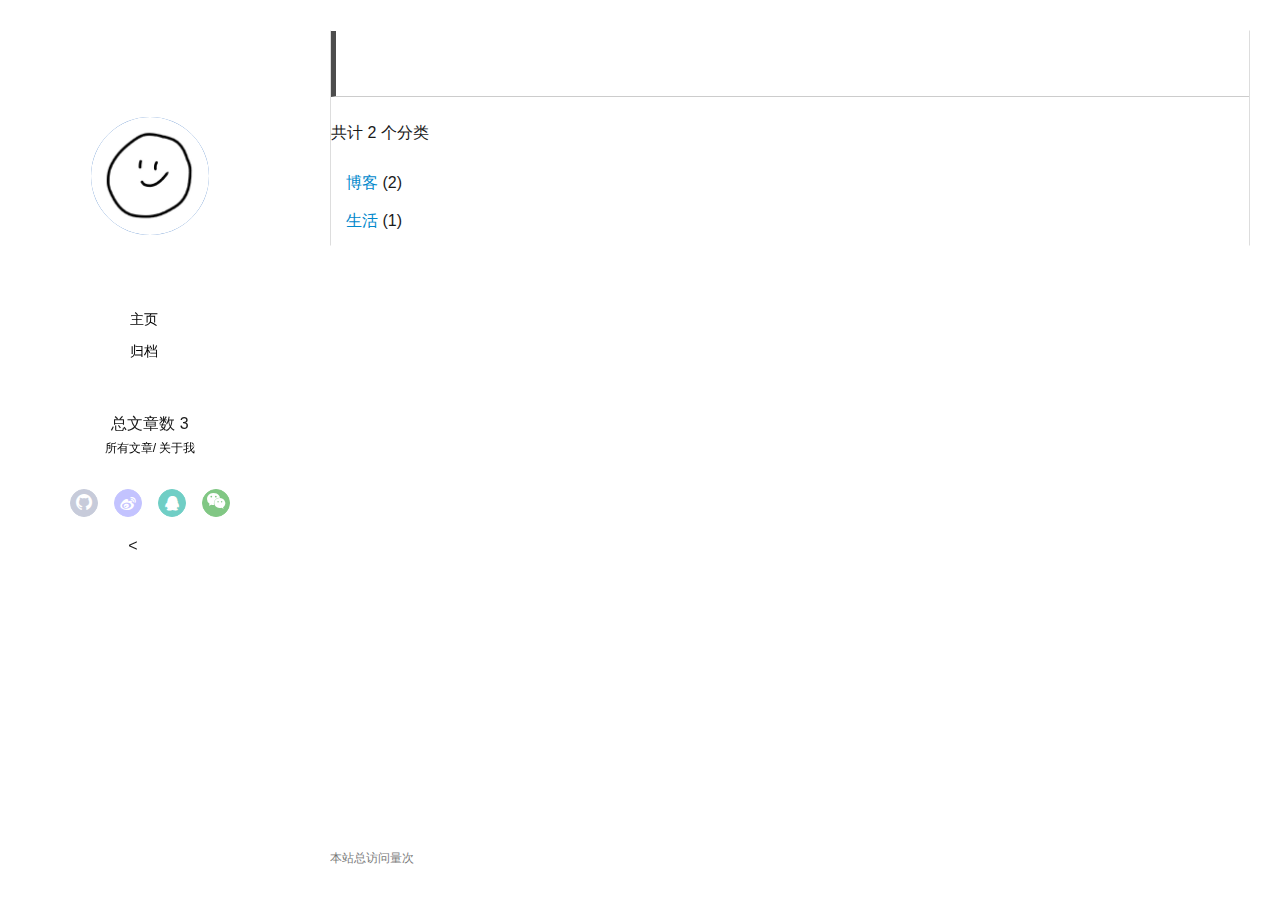
<file: categories/博客/index.html>
<!DOCTYPE html>
<html>
<head>
  <meta charset="utf-8">
  
  <meta name="renderer" content="webkit">
  <meta http-equiv="X-UA-Compatible" content="IE=edge" >
  <link rel="dns-prefetch" href="https://jwlee777.github.io">
  <title>Category: 博客 | CryStal</title>
  <meta name="viewport" content="width=device-width, initial-scale=1, maximum-scale=1">
  <meta name="description" content="JwLee&#39;s Blog">
<meta property="og:type" content="website">
<meta property="og:title" content="CryStal">
<meta property="og:url" content="https://jwlee777.github.io/categories/%E5%8D%9A%E5%AE%A2/index.html">
<meta property="og:site_name" content="CryStal">
<meta property="og:description" content="JwLee&#39;s Blog">
<meta property="og:locale" content="zh_CN">
<meta property="article:author" content="JwLee">
<meta property="article:tag" content="java,python,程序员，生活">
<meta name="twitter:card" content="summary">
  
    <link rel="alternative" href="/atom.xml" title="CryStal" type="application/atom+xml">
  
  
    <link rel="icon" href="/assets/img/head.jpg">
  
  <link rel="stylesheet" type="text/css" href="/./main.0cf68a.css">
  <style type="text/css">
  
    #container.show {
      background: linear-gradient(200deg,#a0cfe4,#e8c37e);
    }
  </style>
  

  

<meta name="generator" content="Hexo 5.4.0"></head>

<body>
  <div id="container" q-class="show:isCtnShow">
    <canvas id="anm-canvas" class="anm-canvas"></canvas>
    <div class="left-col" q-class="show:isShow">
      
<!--<div class="overlay" style="background: #4d4d4d"></div>-->
<div class="overlay" ></div>
<div class="intrude-less">
	<header id="header" class="inner">
		<a href="/" class="profilepic">
			<img src="/assets/img/head.jpg" class="js-avatar">
		</a>
		<hgroup>
		  <h1 class="header-author"><a href="/"></a></h1>
		</hgroup>
		

		<nav class="header-menu">
			<ul>
			
				<li><a href="/">主页</a></li>
	        
				<li><a href="/archives/index.html">归档</a></li>
	        
			</ul>
		</nav>
		<nav>
			总文章数 3
		</nav>
		<nav class="header-smart-menu">
    		
    			
    			<a q-on="click: openSlider(e, 'innerArchive')" href="javascript:void(0)">所有文章</a>
    			
            
    			
    			<a q-on="click: openSlider(e, 'aboutme')" href="javascript:void(0)">关于我</a>
    			
            
		</nav>
		<nav class="header-nav">
			<div class="social">
				
					<a class="github" target="_blank" href="https://github.com/JwLee777" title="github"><i class="icon-github"></i></a>
		        
					<a class="weibo" target="_blank" href="https://weibo.com/u/3223713651?is_all=1" title="weibo"><i class="icon-weibo"></i></a>
		        
					<a class="qq" target="_blank" href="/assets/img/qq.png" title="qq"><i class="icon-qq"></i></a>
		        
					<a class="weixin" target="_blank" href="/assets/img/wechat.jpg" title="weixin"><i class="icon-weixin"></i></a>
		        
			</div>
		<!-- 网易云音乐插件 -->
		
				<div style="position:absolute; bottom:120px left:auto; width:85%">
					<<iframe frameborder="no" border="0" marginwidth="0" marginheight="0" width=298 height=52 src="//music.163.com/outchain/player?type=2&id=1396141677&auto=0&height=32"></iframe></iframe>
				</div>
		
		</nav>
	</header>		
</div>

    </div>
    <div class="mid-col" q-class="show:isShow,hide:isShow|isFalse">
      
<nav id="mobile-nav">
  	<div class="overlay js-overlay" style="background: #4d4d4d"></div>
	<div class="btnctn js-mobile-btnctn">
  		<div class="slider-trigger list" q-on="click: openSlider(e)"><i class="icon icon-sort"></i></div>
	</div>
	<div class="intrude-less">
		<header id="header" class="inner">
			<div class="profilepic">
				<img src="/assets/img/head.jpg" class="js-avatar">
			</div>
			<hgroup>
			  <h1 class="header-author js-header-author"></h1>
			</hgroup>
			
			
			
				
			
				
			
			
			
			<nav class="header-nav">
				<div class="social">
					
						<a class="github" target="_blank" href="https://github.com/JwLee777" title="github"><i class="icon-github"></i></a>
			        
						<a class="weibo" target="_blank" href="https://weibo.com/u/3223713651?is_all=1" title="weibo"><i class="icon-weibo"></i></a>
			        
						<a class="qq" target="_blank" href="/assets/img/qq.png" title="qq"><i class="icon-qq"></i></a>
			        
						<a class="weixin" target="_blank" href="/assets/img/wechat.jpg" title="weixin"><i class="icon-weixin"></i></a>
			        
				</div>
			</nav>

			<nav class="header-menu js-header-menu">
				<ul style="width: 50%">
				
				
					<li style="width: 50%"><a href="/">主页</a></li>
		        
					<li style="width: 50%"><a href="/archives/index.html">归档</a></li>
		        
				</ul>
			</nav>
		</header>				
	</div>
	<div class="mobile-mask" style="display:none" q-show="isShow"></div>
</nav>

      <div id="wrapper" class="body-wrap">
        <div class="menu-l">
          <div class="canvas-wrap">
            <canvas data-colors="#eaeaea" data-sectionHeight="100" data-contentId="js-content" id="myCanvas1" class="anm-canvas"></canvas>
          </div>
          <div id="js-content" class="content-ll">
            <article class="article article-type-post show">
    <header class="article-header" style="border-bottom: 1px solid #ccc">
    <h1 class="article-title" itemprop="name">
      
    </h1>
    </header>
  
    
    <div class="category-all-page">
      <h2>共计&nbsp;2&nbsp;个分类</h2>
      <ul class="category-list-item-list"><li class="category-list-item-list-item"><a class="category-list-item-list-link" href="/categories/%E5%8D%9A%E5%AE%A2/">博客</a><span class="category-list-item-list-count">2</span></li><li class="category-list-item-list-item"><a class="category-list-item-list-link" href="/categories/%E7%94%9F%E6%B4%BB/">生活</a><span class="category-list-item-list-count">1</span></li></ul>
    </div>
    
  </article>
          </div>
        </div>
      </div>
      <footer id="footer">
  <div class="outer">
    <div id="footer-info">
    	<div class="footer-left">
			<span id="busuanzi_container_site_pv">    本站总访问量<span id="busuanzi_value_site_pv"></span>次</span>
    </div>
  </div>
</footer>

    </div>
    <script>
	var yiliaConfig = {
		mathjax: false,
		isHome: false,
		isPost: false,
		isArchive: false,
		isTag: false,
		isCategory: true,
		open_in_new: false,
		toc_hide_index: true,
		root: "/",
		innerArchive: true,
		showTags: false
	}
</script>

<script>!function(t){function n(e){if(r[e])return r[e].exports;var i=r[e]={exports:{},id:e,loaded:!1};return t[e].call(i.exports,i,i.exports,n),i.loaded=!0,i.exports}var r={};n.m=t,n.c=r,n.p="./",n(0)}([function(t,n,r){r(195),t.exports=r(191)},function(t,n,r){var e=r(3),i=r(52),o=r(27),u=r(28),c=r(53),f="prototype",a=function(t,n,r){var s,l,h,v,p=t&a.F,d=t&a.G,y=t&a.S,g=t&a.P,b=t&a.B,m=d?e:y?e[n]||(e[n]={}):(e[n]||{})[f],x=d?i:i[n]||(i[n]={}),w=x[f]||(x[f]={});d&&(r=n);for(s in r)l=!p&&m&&void 0!==m[s],h=(l?m:r)[s],v=b&&l?c(h,e):g&&"function"==typeof h?c(Function.call,h):h,m&&u(m,s,h,t&a.U),x[s]!=h&&o(x,s,v),g&&w[s]!=h&&(w[s]=h)};e.core=i,a.F=1,a.G=2,a.S=4,a.P=8,a.B=16,a.W=32,a.U=64,a.R=128,t.exports=a},function(t,n,r){var e=r(6);t.exports=function(t){if(!e(t))throw TypeError(t+" is not an object!");return t}},function(t,n){var r=t.exports="undefined"!=typeof window&&window.Math==Math?window:"undefined"!=typeof self&&self.Math==Math?self:Function("return this")();"number"==typeof __g&&(__g=r)},function(t,n){t.exports=function(t){try{return!!t()}catch(t){return!0}}},function(t,n){var r=t.exports="undefined"!=typeof window&&window.Math==Math?window:"undefined"!=typeof self&&self.Math==Math?self:Function("return this")();"number"==typeof __g&&(__g=r)},function(t,n){t.exports=function(t){return"object"==typeof t?null!==t:"function"==typeof t}},function(t,n,r){var e=r(126)("wks"),i=r(76),o=r(3).Symbol,u="function"==typeof o;(t.exports=function(t){return e[t]||(e[t]=u&&o[t]||(u?o:i)("Symbol."+t))}).store=e},function(t,n){var r={}.hasOwnProperty;t.exports=function(t,n){return r.call(t,n)}},function(t,n,r){var e=r(94),i=r(33);t.exports=function(t){return e(i(t))}},function(t,n,r){t.exports=!r(4)(function(){return 7!=Object.defineProperty({},"a",{get:function(){return 7}}).a})},function(t,n,r){var e=r(2),i=r(167),o=r(50),u=Object.defineProperty;n.f=r(10)?Object.defineProperty:function(t,n,r){if(e(t),n=o(n,!0),e(r),i)try{return u(t,n,r)}catch(t){}if("get"in r||"set"in r)throw TypeError("Accessors not supported!");return"value"in r&&(t[n]=r.value),t}},function(t,n,r){t.exports=!r(18)(function(){return 7!=Object.defineProperty({},"a",{get:function(){return 7}}).a})},function(t,n,r){var e=r(14),i=r(22);t.exports=r(12)?function(t,n,r){return e.f(t,n,i(1,r))}:function(t,n,r){return t[n]=r,t}},function(t,n,r){var e=r(20),i=r(58),o=r(42),u=Object.defineProperty;n.f=r(12)?Object.defineProperty:function(t,n,r){if(e(t),n=o(n,!0),e(r),i)try{return u(t,n,r)}catch(t){}if("get"in r||"set"in r)throw TypeError("Accessors not supported!");return"value"in r&&(t[n]=r.value),t}},function(t,n,r){var e=r(40)("wks"),i=r(23),o=r(5).Symbol,u="function"==typeof o;(t.exports=function(t){return e[t]||(e[t]=u&&o[t]||(u?o:i)("Symbol."+t))}).store=e},function(t,n,r){var e=r(67),i=Math.min;t.exports=function(t){return t>0?i(e(t),9007199254740991):0}},function(t,n,r){var e=r(46);t.exports=function(t){return Object(e(t))}},function(t,n){t.exports=function(t){try{return!!t()}catch(t){return!0}}},function(t,n,r){var e=r(63),i=r(34);t.exports=Object.keys||function(t){return e(t,i)}},function(t,n,r){var e=r(21);t.exports=function(t){if(!e(t))throw TypeError(t+" is not an object!");return t}},function(t,n){t.exports=function(t){return"object"==typeof t?null!==t:"function"==typeof t}},function(t,n){t.exports=function(t,n){return{enumerable:!(1&t),configurable:!(2&t),writable:!(4&t),value:n}}},function(t,n){var r=0,e=Math.random();t.exports=function(t){return"Symbol(".concat(void 0===t?"":t,")_",(++r+e).toString(36))}},function(t,n){var r={}.hasOwnProperty;t.exports=function(t,n){return r.call(t,n)}},function(t,n){var r=t.exports={version:"2.4.0"};"number"==typeof __e&&(__e=r)},function(t,n){t.exports=function(t){if("function"!=typeof t)throw TypeError(t+" is not a function!");return t}},function(t,n,r){var e=r(11),i=r(66);t.exports=r(10)?function(t,n,r){return e.f(t,n,i(1,r))}:function(t,n,r){return t[n]=r,t}},function(t,n,r){var e=r(3),i=r(27),o=r(24),u=r(76)("src"),c="toString",f=Function[c],a=(""+f).split(c);r(52).inspectSource=function(t){return f.call(t)},(t.exports=function(t,n,r,c){var f="function"==typeof r;f&&(o(r,"name")||i(r,"name",n)),t[n]!==r&&(f&&(o(r,u)||i(r,u,t[n]?""+t[n]:a.join(String(n)))),t===e?t[n]=r:c?t[n]?t[n]=r:i(t,n,r):(delete t[n],i(t,n,r)))})(Function.prototype,c,function(){return"function"==typeof this&&this[u]||f.call(this)})},function(t,n,r){var e=r(1),i=r(4),o=r(46),u=function(t,n,r,e){var i=String(o(t)),u="<"+n;return""!==r&&(u+=" "+r+'="'+String(e).replace(/"/g,"&quot;")+'"'),u+">"+i+"</"+n+">"};t.exports=function(t,n){var r={};r[t]=n(u),e(e.P+e.F*i(function(){var n=""[t]('"');return n!==n.toLowerCase()||n.split('"').length>3}),"String",r)}},function(t,n,r){var e=r(115),i=r(46);t.exports=function(t){return e(i(t))}},function(t,n,r){var e=r(116),i=r(66),o=r(30),u=r(50),c=r(24),f=r(167),a=Object.getOwnPropertyDescriptor;n.f=r(10)?a:function(t,n){if(t=o(t),n=u(n,!0),f)try{return a(t,n)}catch(t){}if(c(t,n))return i(!e.f.call(t,n),t[n])}},function(t,n,r){var e=r(24),i=r(17),o=r(145)("IE_PROTO"),u=Object.prototype;t.exports=Object.getPrototypeOf||function(t){return t=i(t),e(t,o)?t[o]:"function"==typeof t.constructor&&t instanceof t.constructor?t.constructor.prototype:t instanceof Object?u:null}},function(t,n){t.exports=function(t){if(void 0==t)throw TypeError("Can't call method on  "+t);return t}},function(t,n){t.exports="constructor,hasOwnProperty,isPrototypeOf,propertyIsEnumerable,toLocaleString,toString,valueOf".split(",")},function(t,n){t.exports={}},function(t,n){t.exports=!0},function(t,n){n.f={}.propertyIsEnumerable},function(t,n,r){var e=r(14).f,i=r(8),o=r(15)("toStringTag");t.exports=function(t,n,r){t&&!i(t=r?t:t.prototype,o)&&e(t,o,{configurable:!0,value:n})}},function(t,n,r){var e=r(40)("keys"),i=r(23);t.exports=function(t){return e[t]||(e[t]=i(t))}},function(t,n,r){var e=r(5),i="__core-js_shared__",o=e[i]||(e[i]={});t.exports=function(t){return o[t]||(o[t]={})}},function(t,n){var r=Math.ceil,e=Math.floor;t.exports=function(t){return isNaN(t=+t)?0:(t>0?e:r)(t)}},function(t,n,r){var e=r(21);t.exports=function(t,n){if(!e(t))return t;var r,i;if(n&&"function"==typeof(r=t.toString)&&!e(i=r.call(t)))return i;if("function"==typeof(r=t.valueOf)&&!e(i=r.call(t)))return i;if(!n&&"function"==typeof(r=t.toString)&&!e(i=r.call(t)))return i;throw TypeError("Can't convert object to primitive value")}},function(t,n,r){var e=r(5),i=r(25),o=r(36),u=r(44),c=r(14).f;t.exports=function(t){var n=i.Symbol||(i.Symbol=o?{}:e.Symbol||{});"_"==t.charAt(0)||t in n||c(n,t,{value:u.f(t)})}},function(t,n,r){n.f=r(15)},function(t,n){var r={}.toString;t.exports=function(t){return r.call(t).slice(8,-1)}},function(t,n){t.exports=function(t){if(void 0==t)throw TypeError("Can't call method on  "+t);return t}},function(t,n,r){var e=r(4);t.exports=function(t,n){return!!t&&e(function(){n?t.call(null,function(){},1):t.call(null)})}},function(t,n,r){var e=r(53),i=r(115),o=r(17),u=r(16),c=r(203);t.exports=function(t,n){var r=1==t,f=2==t,a=3==t,s=4==t,l=6==t,h=5==t||l,v=n||c;return function(n,c,p){for(var d,y,g=o(n),b=i(g),m=e(c,p,3),x=u(b.length),w=0,S=r?v(n,x):f?v(n,0):void 0;x>w;w++)if((h||w in b)&&(d=b[w],y=m(d,w,g),t))if(r)S[w]=y;else if(y)switch(t){case 3:return!0;case 5:return d;case 6:return w;case 2:S.push(d)}else if(s)return!1;return l?-1:a||s?s:S}}},function(t,n,r){var e=r(1),i=r(52),o=r(4);t.exports=function(t,n){var r=(i.Object||{})[t]||Object[t],u={};u[t]=n(r),e(e.S+e.F*o(function(){r(1)}),"Object",u)}},function(t,n,r){var e=r(6);t.exports=function(t,n){if(!e(t))return t;var r,i;if(n&&"function"==typeof(r=t.toString)&&!e(i=r.call(t)))return i;if("function"==typeof(r=t.valueOf)&&!e(i=r.call(t)))return i;if(!n&&"function"==typeof(r=t.toString)&&!e(i=r.call(t)))return i;throw TypeError("Can't convert object to primitive value")}},function(t,n,r){var e=r(5),i=r(25),o=r(91),u=r(13),c="prototype",f=function(t,n,r){var a,s,l,h=t&f.F,v=t&f.G,p=t&f.S,d=t&f.P,y=t&f.B,g=t&f.W,b=v?i:i[n]||(i[n]={}),m=b[c],x=v?e:p?e[n]:(e[n]||{})[c];v&&(r=n);for(a in r)(s=!h&&x&&void 0!==x[a])&&a in b||(l=s?x[a]:r[a],b[a]=v&&"function"!=typeof x[a]?r[a]:y&&s?o(l,e):g&&x[a]==l?function(t){var n=function(n,r,e){if(this instanceof t){switch(arguments.length){case 0:return new t;case 1:return new t(n);case 2:return new t(n,r)}return new t(n,r,e)}return t.apply(this,arguments)};return n[c]=t[c],n}(l):d&&"function"==typeof l?o(Function.call,l):l,d&&((b.virtual||(b.virtual={}))[a]=l,t&f.R&&m&&!m[a]&&u(m,a,l)))};f.F=1,f.G=2,f.S=4,f.P=8,f.B=16,f.W=32,f.U=64,f.R=128,t.exports=f},function(t,n){var r=t.exports={version:"2.4.0"};"number"==typeof __e&&(__e=r)},function(t,n,r){var e=r(26);t.exports=function(t,n,r){if(e(t),void 0===n)return t;switch(r){case 1:return function(r){return t.call(n,r)};case 2:return function(r,e){return t.call(n,r,e)};case 3:return function(r,e,i){return t.call(n,r,e,i)}}return function(){return t.apply(n,arguments)}}},function(t,n,r){var e=r(183),i=r(1),o=r(126)("metadata"),u=o.store||(o.store=new(r(186))),c=function(t,n,r){var i=u.get(t);if(!i){if(!r)return;u.set(t,i=new e)}var o=i.get(n);if(!o){if(!r)return;i.set(n,o=new e)}return o},f=function(t,n,r){var e=c(n,r,!1);return void 0!==e&&e.has(t)},a=function(t,n,r){var e=c(n,r,!1);return void 0===e?void 0:e.get(t)},s=function(t,n,r,e){c(r,e,!0).set(t,n)},l=function(t,n){var r=c(t,n,!1),e=[];return r&&r.forEach(function(t,n){e.push(n)}),e},h=function(t){return void 0===t||"symbol"==typeof t?t:String(t)},v=function(t){i(i.S,"Reflect",t)};t.exports={store:u,map:c,has:f,get:a,set:s,keys:l,key:h,exp:v}},function(t,n,r){"use strict";if(r(10)){var e=r(69),i=r(3),o=r(4),u=r(1),c=r(127),f=r(152),a=r(53),s=r(68),l=r(66),h=r(27),v=r(73),p=r(67),d=r(16),y=r(75),g=r(50),b=r(24),m=r(180),x=r(114),w=r(6),S=r(17),_=r(137),O=r(70),E=r(32),P=r(71).f,j=r(154),F=r(76),M=r(7),A=r(48),N=r(117),T=r(146),I=r(155),k=r(80),L=r(123),R=r(74),C=r(130),D=r(160),U=r(11),W=r(31),G=U.f,B=W.f,V=i.RangeError,z=i.TypeError,q=i.Uint8Array,K="ArrayBuffer",J="Shared"+K,Y="BYTES_PER_ELEMENT",H="prototype",$=Array[H],X=f.ArrayBuffer,Q=f.DataView,Z=A(0),tt=A(2),nt=A(3),rt=A(4),et=A(5),it=A(6),ot=N(!0),ut=N(!1),ct=I.values,ft=I.keys,at=I.entries,st=$.lastIndexOf,lt=$.reduce,ht=$.reduceRight,vt=$.join,pt=$.sort,dt=$.slice,yt=$.toString,gt=$.toLocaleString,bt=M("iterator"),mt=M("toStringTag"),xt=F("typed_constructor"),wt=F("def_constructor"),St=c.CONSTR,_t=c.TYPED,Ot=c.VIEW,Et="Wrong length!",Pt=A(1,function(t,n){return Tt(T(t,t[wt]),n)}),jt=o(function(){return 1===new q(new Uint16Array([1]).buffer)[0]}),Ft=!!q&&!!q[H].set&&o(function(){new q(1).set({})}),Mt=function(t,n){if(void 0===t)throw z(Et);var r=+t,e=d(t);if(n&&!m(r,e))throw V(Et);return e},At=function(t,n){var r=p(t);if(r<0||r%n)throw V("Wrong offset!");return r},Nt=function(t){if(w(t)&&_t in t)return t;throw z(t+" is not a typed array!")},Tt=function(t,n){if(!(w(t)&&xt in t))throw z("It is not a typed array constructor!");return new t(n)},It=function(t,n){return kt(T(t,t[wt]),n)},kt=function(t,n){for(var r=0,e=n.length,i=Tt(t,e);e>r;)i[r]=n[r++];return i},Lt=function(t,n,r){G(t,n,{get:function(){return this._d[r]}})},Rt=function(t){var n,r,e,i,o,u,c=S(t),f=arguments.length,s=f>1?arguments[1]:void 0,l=void 0!==s,h=j(c);if(void 0!=h&&!_(h)){for(u=h.call(c),e=[],n=0;!(o=u.next()).done;n++)e.push(o.value);c=e}for(l&&f>2&&(s=a(s,arguments[2],2)),n=0,r=d(c.length),i=Tt(this,r);r>n;n++)i[n]=l?s(c[n],n):c[n];return i},Ct=function(){for(var t=0,n=arguments.length,r=Tt(this,n);n>t;)r[t]=arguments[t++];return r},Dt=!!q&&o(function(){gt.call(new q(1))}),Ut=function(){return gt.apply(Dt?dt.call(Nt(this)):Nt(this),arguments)},Wt={copyWithin:function(t,n){return D.call(Nt(this),t,n,arguments.length>2?arguments[2]:void 0)},every:function(t){return rt(Nt(this),t,arguments.length>1?arguments[1]:void 0)},fill:function(t){return C.apply(Nt(this),arguments)},filter:function(t){return It(this,tt(Nt(this),t,arguments.length>1?arguments[1]:void 0))},find:function(t){return et(Nt(this),t,arguments.length>1?arguments[1]:void 0)},findIndex:function(t){return it(Nt(this),t,arguments.length>1?arguments[1]:void 0)},forEach:function(t){Z(Nt(this),t,arguments.length>1?arguments[1]:void 0)},indexOf:function(t){return ut(Nt(this),t,arguments.length>1?arguments[1]:void 0)},includes:function(t){return ot(Nt(this),t,arguments.length>1?arguments[1]:void 0)},join:function(t){return vt.apply(Nt(this),arguments)},lastIndexOf:function(t){return st.apply(Nt(this),arguments)},map:function(t){return Pt(Nt(this),t,arguments.length>1?arguments[1]:void 0)},reduce:function(t){return lt.apply(Nt(this),arguments)},reduceRight:function(t){return ht.apply(Nt(this),arguments)},reverse:function(){for(var t,n=this,r=Nt(n).length,e=Math.floor(r/2),i=0;i<e;)t=n[i],n[i++]=n[--r],n[r]=t;return n},some:function(t){return nt(Nt(this),t,arguments.length>1?arguments[1]:void 0)},sort:function(t){return pt.call(Nt(this),t)},subarray:function(t,n){var r=Nt(this),e=r.length,i=y(t,e);return new(T(r,r[wt]))(r.buffer,r.byteOffset+i*r.BYTES_PER_ELEMENT,d((void 0===n?e:y(n,e))-i))}},Gt=function(t,n){return It(this,dt.call(Nt(this),t,n))},Bt=function(t){Nt(this);var n=At(arguments[1],1),r=this.length,e=S(t),i=d(e.length),o=0;if(i+n>r)throw V(Et);for(;o<i;)this[n+o]=e[o++]},Vt={entries:function(){return at.call(Nt(this))},keys:function(){return ft.call(Nt(this))},values:function(){return ct.call(Nt(this))}},zt=function(t,n){return w(t)&&t[_t]&&"symbol"!=typeof n&&n in t&&String(+n)==String(n)},qt=function(t,n){return zt(t,n=g(n,!0))?l(2,t[n]):B(t,n)},Kt=function(t,n,r){return!(zt(t,n=g(n,!0))&&w(r)&&b(r,"value"))||b(r,"get")||b(r,"set")||r.configurable||b(r,"writable")&&!r.writable||b(r,"enumerable")&&!r.enumerable?G(t,n,r):(t[n]=r.value,t)};St||(W.f=qt,U.f=Kt),u(u.S+u.F*!St,"Object",{getOwnPropertyDescriptor:qt,defineProperty:Kt}),o(function(){yt.call({})})&&(yt=gt=function(){return vt.call(this)});var Jt=v({},Wt);v(Jt,Vt),h(Jt,bt,Vt.values),v(Jt,{slice:Gt,set:Bt,constructor:function(){},toString:yt,toLocaleString:Ut}),Lt(Jt,"buffer","b"),Lt(Jt,"byteOffset","o"),Lt(Jt,"byteLength","l"),Lt(Jt,"length","e"),G(Jt,mt,{get:function(){return this[_t]}}),t.exports=function(t,n,r,f){f=!!f;var a=t+(f?"Clamped":"")+"Array",l="Uint8Array"!=a,v="get"+t,p="set"+t,y=i[a],g=y||{},b=y&&E(y),m=!y||!c.ABV,S={},_=y&&y[H],j=function(t,r){var e=t._d;return e.v[v](r*n+e.o,jt)},F=function(t,r,e){var i=t._d;f&&(e=(e=Math.round(e))<0?0:e>255?255:255&e),i.v[p](r*n+i.o,e,jt)},M=function(t,n){G(t,n,{get:function(){return j(this,n)},set:function(t){return F(this,n,t)},enumerable:!0})};m?(y=r(function(t,r,e,i){s(t,y,a,"_d");var o,u,c,f,l=0,v=0;if(w(r)){if(!(r instanceof X||(f=x(r))==K||f==J))return _t in r?kt(y,r):Rt.call(y,r);o=r,v=At(e,n);var p=r.byteLength;if(void 0===i){if(p%n)throw V(Et);if((u=p-v)<0)throw V(Et)}else if((u=d(i)*n)+v>p)throw V(Et);c=u/n}else c=Mt(r,!0),u=c*n,o=new X(u);for(h(t,"_d",{b:o,o:v,l:u,e:c,v:new Q(o)});l<c;)M(t,l++)}),_=y[H]=O(Jt),h(_,"constructor",y)):L(function(t){new y(null),new y(t)},!0)||(y=r(function(t,r,e,i){s(t,y,a);var o;return w(r)?r instanceof X||(o=x(r))==K||o==J?void 0!==i?new g(r,At(e,n),i):void 0!==e?new g(r,At(e,n)):new g(r):_t in r?kt(y,r):Rt.call(y,r):new g(Mt(r,l))}),Z(b!==Function.prototype?P(g).concat(P(b)):P(g),function(t){t in y||h(y,t,g[t])}),y[H]=_,e||(_.constructor=y));var A=_[bt],N=!!A&&("values"==A.name||void 0==A.name),T=Vt.values;h(y,xt,!0),h(_,_t,a),h(_,Ot,!0),h(_,wt,y),(f?new y(1)[mt]==a:mt in _)||G(_,mt,{get:function(){return a}}),S[a]=y,u(u.G+u.W+u.F*(y!=g),S),u(u.S,a,{BYTES_PER_ELEMENT:n,from:Rt,of:Ct}),Y in _||h(_,Y,n),u(u.P,a,Wt),R(a),u(u.P+u.F*Ft,a,{set:Bt}),u(u.P+u.F*!N,a,Vt),u(u.P+u.F*(_.toString!=yt),a,{toString:yt}),u(u.P+u.F*o(function(){new y(1).slice()}),a,{slice:Gt}),u(u.P+u.F*(o(function(){return[1,2].toLocaleString()!=new y([1,2]).toLocaleString()})||!o(function(){_.toLocaleString.call([1,2])})),a,{toLocaleString:Ut}),k[a]=N?A:T,e||N||h(_,bt,T)}}else t.exports=function(){}},function(t,n){var r={}.toString;t.exports=function(t){return r.call(t).slice(8,-1)}},function(t,n,r){var e=r(21),i=r(5).document,o=e(i)&&e(i.createElement);t.exports=function(t){return o?i.createElement(t):{}}},function(t,n,r){t.exports=!r(12)&&!r(18)(function(){return 7!=Object.defineProperty(r(57)("div"),"a",{get:function(){return 7}}).a})},function(t,n,r){"use strict";var e=r(36),i=r(51),o=r(64),u=r(13),c=r(8),f=r(35),a=r(96),s=r(38),l=r(103),h=r(15)("iterator"),v=!([].keys&&"next"in[].keys()),p="keys",d="values",y=function(){return this};t.exports=function(t,n,r,g,b,m,x){a(r,n,g);var w,S,_,O=function(t){if(!v&&t in F)return F[t];switch(t){case p:case d:return function(){return new r(this,t)}}return function(){return new r(this,t)}},E=n+" Iterator",P=b==d,j=!1,F=t.prototype,M=F[h]||F["@@iterator"]||b&&F[b],A=M||O(b),N=b?P?O("entries"):A:void 0,T="Array"==n?F.entries||M:M;if(T&&(_=l(T.call(new t)))!==Object.prototype&&(s(_,E,!0),e||c(_,h)||u(_,h,y)),P&&M&&M.name!==d&&(j=!0,A=function(){return M.call(this)}),e&&!x||!v&&!j&&F[h]||u(F,h,A),f[n]=A,f[E]=y,b)if(w={values:P?A:O(d),keys:m?A:O(p),entries:N},x)for(S in w)S in F||o(F,S,w[S]);else i(i.P+i.F*(v||j),n,w);return w}},function(t,n,r){var e=r(20),i=r(100),o=r(34),u=r(39)("IE_PROTO"),c=function(){},f="prototype",a=function(){var t,n=r(57)("iframe"),e=o.length;for(n.style.display="none",r(93).appendChild(n),n.src="javascript:",t=n.contentWindow.document,t.open(),t.write("<script>document.F=Object<\/script>"),t.close(),a=t.F;e--;)delete a[f][o[e]];return a()};t.exports=Object.create||function(t,n){var r;return null!==t?(c[f]=e(t),r=new c,c[f]=null,r[u]=t):r=a(),void 0===n?r:i(r,n)}},function(t,n,r){var e=r(63),i=r(34).concat("length","prototype");n.f=Object.getOwnPropertyNames||function(t){return e(t,i)}},function(t,n){n.f=Object.getOwnPropertySymbols},function(t,n,r){var e=r(8),i=r(9),o=r(90)(!1),u=r(39)("IE_PROTO");t.exports=function(t,n){var r,c=i(t),f=0,a=[];for(r in c)r!=u&&e(c,r)&&a.push(r);for(;n.length>f;)e(c,r=n[f++])&&(~o(a,r)||a.push(r));return a}},function(t,n,r){t.exports=r(13)},function(t,n,r){var e=r(76)("meta"),i=r(6),o=r(24),u=r(11).f,c=0,f=Object.isExtensible||function(){return!0},a=!r(4)(function(){return f(Object.preventExtensions({}))}),s=function(t){u(t,e,{value:{i:"O"+ ++c,w:{}}})},l=function(t,n){if(!i(t))return"symbol"==typeof t?t:("string"==typeof t?"S":"P")+t;if(!o(t,e)){if(!f(t))return"F";if(!n)return"E";s(t)}return t[e].i},h=function(t,n){if(!o(t,e)){if(!f(t))return!0;if(!n)return!1;s(t)}return t[e].w},v=function(t){return a&&p.NEED&&f(t)&&!o(t,e)&&s(t),t},p=t.exports={KEY:e,NEED:!1,fastKey:l,getWeak:h,onFreeze:v}},function(t,n){t.exports=function(t,n){return{enumerable:!(1&t),configurable:!(2&t),writable:!(4&t),value:n}}},function(t,n){var r=Math.ceil,e=Math.floor;t.exports=function(t){return isNaN(t=+t)?0:(t>0?e:r)(t)}},function(t,n){t.exports=function(t,n,r,e){if(!(t instanceof n)||void 0!==e&&e in t)throw TypeError(r+": incorrect invocation!");return t}},function(t,n){t.exports=!1},function(t,n,r){var e=r(2),i=r(173),o=r(133),u=r(145)("IE_PROTO"),c=function(){},f="prototype",a=function(){var t,n=r(132)("iframe"),e=o.length;for(n.style.display="none",r(135).appendChild(n),n.src="javascript:",t=n.contentWindow.document,t.open(),t.write("<script>document.F=Object<\/script>"),t.close(),a=t.F;e--;)delete a[f][o[e]];return a()};t.exports=Object.create||function(t,n){var r;return null!==t?(c[f]=e(t),r=new c,c[f]=null,r[u]=t):r=a(),void 0===n?r:i(r,n)}},function(t,n,r){var e=r(175),i=r(133).concat("length","prototype");n.f=Object.getOwnPropertyNames||function(t){return e(t,i)}},function(t,n,r){var e=r(175),i=r(133);t.exports=Object.keys||function(t){return e(t,i)}},function(t,n,r){var e=r(28);t.exports=function(t,n,r){for(var i in n)e(t,i,n[i],r);return t}},function(t,n,r){"use strict";var e=r(3),i=r(11),o=r(10),u=r(7)("species");t.exports=function(t){var n=e[t];o&&n&&!n[u]&&i.f(n,u,{configurable:!0,get:function(){return this}})}},function(t,n,r){var e=r(67),i=Math.max,o=Math.min;t.exports=function(t,n){return t=e(t),t<0?i(t+n,0):o(t,n)}},function(t,n){var r=0,e=Math.random();t.exports=function(t){return"Symbol(".concat(void 0===t?"":t,")_",(++r+e).toString(36))}},function(t,n,r){var e=r(33);t.exports=function(t){return Object(e(t))}},function(t,n,r){var e=r(7)("unscopables"),i=Array.prototype;void 0==i[e]&&r(27)(i,e,{}),t.exports=function(t){i[e][t]=!0}},function(t,n,r){var e=r(53),i=r(169),o=r(137),u=r(2),c=r(16),f=r(154),a={},s={},n=t.exports=function(t,n,r,l,h){var v,p,d,y,g=h?function(){return t}:f(t),b=e(r,l,n?2:1),m=0;if("function"!=typeof g)throw TypeError(t+" is not iterable!");if(o(g)){for(v=c(t.length);v>m;m++)if((y=n?b(u(p=t[m])[0],p[1]):b(t[m]))===a||y===s)return y}else for(d=g.call(t);!(p=d.next()).done;)if((y=i(d,b,p.value,n))===a||y===s)return y};n.BREAK=a,n.RETURN=s},function(t,n){t.exports={}},function(t,n,r){var e=r(11).f,i=r(24),o=r(7)("toStringTag");t.exports=function(t,n,r){t&&!i(t=r?t:t.prototype,o)&&e(t,o,{configurable:!0,value:n})}},function(t,n,r){var e=r(1),i=r(46),o=r(4),u=r(150),c="["+u+"]",f="​",a=RegExp("^"+c+c+"*"),s=RegExp(c+c+"*$"),l=function(t,n,r){var i={},c=o(function(){return!!u[t]()||f[t]()!=f}),a=i[t]=c?n(h):u[t];r&&(i[r]=a),e(e.P+e.F*c,"String",i)},h=l.trim=function(t,n){return t=String(i(t)),1&n&&(t=t.replace(a,"")),2&n&&(t=t.replace(s,"")),t};t.exports=l},function(t,n,r){t.exports={default:r(86),__esModule:!0}},function(t,n,r){t.exports={default:r(87),__esModule:!0}},function(t,n,r){"use strict";function e(t){return t&&t.__esModule?t:{default:t}}n.__esModule=!0;var i=r(84),o=e(i),u=r(83),c=e(u),f="function"==typeof c.default&&"symbol"==typeof o.default?function(t){return typeof t}:function(t){return t&&"function"==typeof c.default&&t.constructor===c.default&&t!==c.default.prototype?"symbol":typeof t};n.default="function"==typeof c.default&&"symbol"===f(o.default)?function(t){return void 0===t?"undefined":f(t)}:function(t){return t&&"function"==typeof c.default&&t.constructor===c.default&&t!==c.default.prototype?"symbol":void 0===t?"undefined":f(t)}},function(t,n,r){r(110),r(108),r(111),r(112),t.exports=r(25).Symbol},function(t,n,r){r(109),r(113),t.exports=r(44).f("iterator")},function(t,n){t.exports=function(t){if("function"!=typeof t)throw TypeError(t+" is not a function!");return t}},function(t,n){t.exports=function(){}},function(t,n,r){var e=r(9),i=r(106),o=r(105);t.exports=function(t){return function(n,r,u){var c,f=e(n),a=i(f.length),s=o(u,a);if(t&&r!=r){for(;a>s;)if((c=f[s++])!=c)return!0}else for(;a>s;s++)if((t||s in f)&&f[s]===r)return t||s||0;return!t&&-1}}},function(t,n,r){var e=r(88);t.exports=function(t,n,r){if(e(t),void 0===n)return t;switch(r){case 1:return function(r){return t.call(n,r)};case 2:return function(r,e){return t.call(n,r,e)};case 3:return function(r,e,i){return t.call(n,r,e,i)}}return function(){return t.apply(n,arguments)}}},function(t,n,r){var e=r(19),i=r(62),o=r(37);t.exports=function(t){var n=e(t),r=i.f;if(r)for(var u,c=r(t),f=o.f,a=0;c.length>a;)f.call(t,u=c[a++])&&n.push(u);return n}},function(t,n,r){t.exports=r(5).document&&document.documentElement},function(t,n,r){var e=r(56);t.exports=Object("z").propertyIsEnumerable(0)?Object:function(t){return"String"==e(t)?t.split(""):Object(t)}},function(t,n,r){var e=r(56);t.exports=Array.isArray||function(t){return"Array"==e(t)}},function(t,n,r){"use strict";var e=r(60),i=r(22),o=r(38),u={};r(13)(u,r(15)("iterator"),function(){return this}),t.exports=function(t,n,r){t.prototype=e(u,{next:i(1,r)}),o(t,n+" Iterator")}},function(t,n){t.exports=function(t,n){return{value:n,done:!!t}}},function(t,n,r){var e=r(19),i=r(9);t.exports=function(t,n){for(var r,o=i(t),u=e(o),c=u.length,f=0;c>f;)if(o[r=u[f++]]===n)return r}},function(t,n,r){var e=r(23)("meta"),i=r(21),o=r(8),u=r(14).f,c=0,f=Object.isExtensible||function(){return!0},a=!r(18)(function(){return f(Object.preventExtensions({}))}),s=function(t){u(t,e,{value:{i:"O"+ ++c,w:{}}})},l=function(t,n){if(!i(t))return"symbol"==typeof t?t:("string"==typeof t?"S":"P")+t;if(!o(t,e)){if(!f(t))return"F";if(!n)return"E";s(t)}return t[e].i},h=function(t,n){if(!o(t,e)){if(!f(t))return!0;if(!n)return!1;s(t)}return t[e].w},v=function(t){return a&&p.NEED&&f(t)&&!o(t,e)&&s(t),t},p=t.exports={KEY:e,NEED:!1,fastKey:l,getWeak:h,onFreeze:v}},function(t,n,r){var e=r(14),i=r(20),o=r(19);t.exports=r(12)?Object.defineProperties:function(t,n){i(t);for(var r,u=o(n),c=u.length,f=0;c>f;)e.f(t,r=u[f++],n[r]);return t}},function(t,n,r){var e=r(37),i=r(22),o=r(9),u=r(42),c=r(8),f=r(58),a=Object.getOwnPropertyDescriptor;n.f=r(12)?a:function(t,n){if(t=o(t),n=u(n,!0),f)try{return a(t,n)}catch(t){}if(c(t,n))return i(!e.f.call(t,n),t[n])}},function(t,n,r){var e=r(9),i=r(61).f,o={}.toString,u="object"==typeof window&&window&&Object.getOwnPropertyNames?Object.getOwnPropertyNames(window):[],c=function(t){try{return i(t)}catch(t){return u.slice()}};t.exports.f=function(t){return u&&"[object Window]"==o.call(t)?c(t):i(e(t))}},function(t,n,r){var e=r(8),i=r(77),o=r(39)("IE_PROTO"),u=Object.prototype;t.exports=Object.getPrototypeOf||function(t){return t=i(t),e(t,o)?t[o]:"function"==typeof t.constructor&&t instanceof t.constructor?t.constructor.prototype:t instanceof Object?u:null}},function(t,n,r){var e=r(41),i=r(33);t.exports=function(t){return function(n,r){var o,u,c=String(i(n)),f=e(r),a=c.length;return f<0||f>=a?t?"":void 0:(o=c.charCodeAt(f),o<55296||o>56319||f+1===a||(u=c.charCodeAt(f+1))<56320||u>57343?t?c.charAt(f):o:t?c.slice(f,f+2):u-56320+(o-55296<<10)+65536)}}},function(t,n,r){var e=r(41),i=Math.max,o=Math.min;t.exports=function(t,n){return t=e(t),t<0?i(t+n,0):o(t,n)}},function(t,n,r){var e=r(41),i=Math.min;t.exports=function(t){return t>0?i(e(t),9007199254740991):0}},function(t,n,r){"use strict";var e=r(89),i=r(97),o=r(35),u=r(9);t.exports=r(59)(Array,"Array",function(t,n){this._t=u(t),this._i=0,this._k=n},function(){var t=this._t,n=this._k,r=this._i++;return!t||r>=t.length?(this._t=void 0,i(1)):"keys"==n?i(0,r):"values"==n?i(0,t[r]):i(0,[r,t[r]])},"values"),o.Arguments=o.Array,e("keys"),e("values"),e("entries")},function(t,n){},function(t,n,r){"use strict";var e=r(104)(!0);r(59)(String,"String",function(t){this._t=String(t),this._i=0},function(){var t,n=this._t,r=this._i;return r>=n.length?{value:void 0,done:!0}:(t=e(n,r),this._i+=t.length,{value:t,done:!1})})},function(t,n,r){"use strict";var e=r(5),i=r(8),o=r(12),u=r(51),c=r(64),f=r(99).KEY,a=r(18),s=r(40),l=r(38),h=r(23),v=r(15),p=r(44),d=r(43),y=r(98),g=r(92),b=r(95),m=r(20),x=r(9),w=r(42),S=r(22),_=r(60),O=r(102),E=r(101),P=r(14),j=r(19),F=E.f,M=P.f,A=O.f,N=e.Symbol,T=e.JSON,I=T&&T.stringify,k="prototype",L=v("_hidden"),R=v("toPrimitive"),C={}.propertyIsEnumerable,D=s("symbol-registry"),U=s("symbols"),W=s("op-symbols"),G=Object[k],B="function"==typeof N,V=e.QObject,z=!V||!V[k]||!V[k].findChild,q=o&&a(function(){return 7!=_(M({},"a",{get:function(){return M(this,"a",{value:7}).a}})).a})?function(t,n,r){var e=F(G,n);e&&delete G[n],M(t,n,r),e&&t!==G&&M(G,n,e)}:M,K=function(t){var n=U[t]=_(N[k]);return n._k=t,n},J=B&&"symbol"==typeof N.iterator?function(t){return"symbol"==typeof t}:function(t){return t instanceof N},Y=function(t,n,r){return t===G&&Y(W,n,r),m(t),n=w(n,!0),m(r),i(U,n)?(r.enumerable?(i(t,L)&&t[L][n]&&(t[L][n]=!1),r=_(r,{enumerable:S(0,!1)})):(i(t,L)||M(t,L,S(1,{})),t[L][n]=!0),q(t,n,r)):M(t,n,r)},H=function(t,n){m(t);for(var r,e=g(n=x(n)),i=0,o=e.length;o>i;)Y(t,r=e[i++],n[r]);return t},$=function(t,n){return void 0===n?_(t):H(_(t),n)},X=function(t){var n=C.call(this,t=w(t,!0));return!(this===G&&i(U,t)&&!i(W,t))&&(!(n||!i(this,t)||!i(U,t)||i(this,L)&&this[L][t])||n)},Q=function(t,n){if(t=x(t),n=w(n,!0),t!==G||!i(U,n)||i(W,n)){var r=F(t,n);return!r||!i(U,n)||i(t,L)&&t[L][n]||(r.enumerable=!0),r}},Z=function(t){for(var n,r=A(x(t)),e=[],o=0;r.length>o;)i(U,n=r[o++])||n==L||n==f||e.push(n);return e},tt=function(t){for(var n,r=t===G,e=A(r?W:x(t)),o=[],u=0;e.length>u;)!i(U,n=e[u++])||r&&!i(G,n)||o.push(U[n]);return o};B||(N=function(){if(this instanceof N)throw TypeError("Symbol is not a constructor!");var t=h(arguments.length>0?arguments[0]:void 0),n=function(r){this===G&&n.call(W,r),i(this,L)&&i(this[L],t)&&(this[L][t]=!1),q(this,t,S(1,r))};return o&&z&&q(G,t,{configurable:!0,set:n}),K(t)},c(N[k],"toString",function(){return this._k}),E.f=Q,P.f=Y,r(61).f=O.f=Z,r(37).f=X,r(62).f=tt,o&&!r(36)&&c(G,"propertyIsEnumerable",X,!0),p.f=function(t){return K(v(t))}),u(u.G+u.W+u.F*!B,{Symbol:N});for(var nt="hasInstance,isConcatSpreadable,iterator,match,replace,search,species,split,toPrimitive,toStringTag,unscopables".split(","),rt=0;nt.length>rt;)v(nt[rt++]);for(var nt=j(v.store),rt=0;nt.length>rt;)d(nt[rt++]);u(u.S+u.F*!B,"Symbol",{for:function(t){return i(D,t+="")?D[t]:D[t]=N(t)},keyFor:function(t){if(J(t))return y(D,t);throw TypeError(t+" is not a symbol!")},useSetter:function(){z=!0},useSimple:function(){z=!1}}),u(u.S+u.F*!B,"Object",{create:$,defineProperty:Y,defineProperties:H,getOwnPropertyDescriptor:Q,getOwnPropertyNames:Z,getOwnPropertySymbols:tt}),T&&u(u.S+u.F*(!B||a(function(){var t=N();return"[null]"!=I([t])||"{}"!=I({a:t})||"{}"!=I(Object(t))})),"JSON",{stringify:function(t){if(void 0!==t&&!J(t)){for(var n,r,e=[t],i=1;arguments.length>i;)e.push(arguments[i++]);return n=e[1],"function"==typeof n&&(r=n),!r&&b(n)||(n=function(t,n){if(r&&(n=r.call(this,t,n)),!J(n))return n}),e[1]=n,I.apply(T,e)}}}),N[k][R]||r(13)(N[k],R,N[k].valueOf),l(N,"Symbol"),l(Math,"Math",!0),l(e.JSON,"JSON",!0)},function(t,n,r){r(43)("asyncIterator")},function(t,n,r){r(43)("observable")},function(t,n,r){r(107);for(var e=r(5),i=r(13),o=r(35),u=r(15)("toStringTag"),c=["NodeList","DOMTokenList","MediaList","StyleSheetList","CSSRuleList"],f=0;f<5;f++){var a=c[f],s=e[a],l=s&&s.prototype;l&&!l[u]&&i(l,u,a),o[a]=o.Array}},function(t,n,r){var e=r(45),i=r(7)("toStringTag"),o="Arguments"==e(function(){return arguments}()),u=function(t,n){try{return t[n]}catch(t){}};t.exports=function(t){var n,r,c;return void 0===t?"Undefined":null===t?"Null":"string"==typeof(r=u(n=Object(t),i))?r:o?e(n):"Object"==(c=e(n))&&"function"==typeof n.callee?"Arguments":c}},function(t,n,r){var e=r(45);t.exports=Object("z").propertyIsEnumerable(0)?Object:function(t){return"String"==e(t)?t.split(""):Object(t)}},function(t,n){n.f={}.propertyIsEnumerable},function(t,n,r){var e=r(30),i=r(16),o=r(75);t.exports=function(t){return function(n,r,u){var c,f=e(n),a=i(f.length),s=o(u,a);if(t&&r!=r){for(;a>s;)if((c=f[s++])!=c)return!0}else for(;a>s;s++)if((t||s in f)&&f[s]===r)return t||s||0;return!t&&-1}}},function(t,n,r){"use strict";var e=r(3),i=r(1),o=r(28),u=r(73),c=r(65),f=r(79),a=r(68),s=r(6),l=r(4),h=r(123),v=r(81),p=r(136);t.exports=function(t,n,r,d,y,g){var b=e[t],m=b,x=y?"set":"add",w=m&&m.prototype,S={},_=function(t){var n=w[t];o(w,t,"delete"==t?function(t){return!(g&&!s(t))&&n.call(this,0===t?0:t)}:"has"==t?function(t){return!(g&&!s(t))&&n.call(this,0===t?0:t)}:"get"==t?function(t){return g&&!s(t)?void 0:n.call(this,0===t?0:t)}:"add"==t?function(t){return n.call(this,0===t?0:t),this}:function(t,r){return n.call(this,0===t?0:t,r),this})};if("function"==typeof m&&(g||w.forEach&&!l(function(){(new m).entries().next()}))){var O=new m,E=O[x](g?{}:-0,1)!=O,P=l(function(){O.has(1)}),j=h(function(t){new m(t)}),F=!g&&l(function(){for(var t=new m,n=5;n--;)t[x](n,n);return!t.has(-0)});j||(m=n(function(n,r){a(n,m,t);var e=p(new b,n,m);return void 0!=r&&f(r,y,e[x],e),e}),m.prototype=w,w.constructor=m),(P||F)&&(_("delete"),_("has"),y&&_("get")),(F||E)&&_(x),g&&w.clear&&delete w.clear}else m=d.getConstructor(n,t,y,x),u(m.prototype,r),c.NEED=!0;return v(m,t),S[t]=m,i(i.G+i.W+i.F*(m!=b),S),g||d.setStrong(m,t,y),m}},function(t,n,r){"use strict";var e=r(27),i=r(28),o=r(4),u=r(46),c=r(7);t.exports=function(t,n,r){var f=c(t),a=r(u,f,""[t]),s=a[0],l=a[1];o(function(){var n={};return n[f]=function(){return 7},7!=""[t](n)})&&(i(String.prototype,t,s),e(RegExp.prototype,f,2==n?function(t,n){return l.call(t,this,n)}:function(t){return l.call(t,this)}))}
},function(t,n,r){"use strict";var e=r(2);t.exports=function(){var t=e(this),n="";return t.global&&(n+="g"),t.ignoreCase&&(n+="i"),t.multiline&&(n+="m"),t.unicode&&(n+="u"),t.sticky&&(n+="y"),n}},function(t,n){t.exports=function(t,n,r){var e=void 0===r;switch(n.length){case 0:return e?t():t.call(r);case 1:return e?t(n[0]):t.call(r,n[0]);case 2:return e?t(n[0],n[1]):t.call(r,n[0],n[1]);case 3:return e?t(n[0],n[1],n[2]):t.call(r,n[0],n[1],n[2]);case 4:return e?t(n[0],n[1],n[2],n[3]):t.call(r,n[0],n[1],n[2],n[3])}return t.apply(r,n)}},function(t,n,r){var e=r(6),i=r(45),o=r(7)("match");t.exports=function(t){var n;return e(t)&&(void 0!==(n=t[o])?!!n:"RegExp"==i(t))}},function(t,n,r){var e=r(7)("iterator"),i=!1;try{var o=[7][e]();o.return=function(){i=!0},Array.from(o,function(){throw 2})}catch(t){}t.exports=function(t,n){if(!n&&!i)return!1;var r=!1;try{var o=[7],u=o[e]();u.next=function(){return{done:r=!0}},o[e]=function(){return u},t(o)}catch(t){}return r}},function(t,n,r){t.exports=r(69)||!r(4)(function(){var t=Math.random();__defineSetter__.call(null,t,function(){}),delete r(3)[t]})},function(t,n){n.f=Object.getOwnPropertySymbols},function(t,n,r){var e=r(3),i="__core-js_shared__",o=e[i]||(e[i]={});t.exports=function(t){return o[t]||(o[t]={})}},function(t,n,r){for(var e,i=r(3),o=r(27),u=r(76),c=u("typed_array"),f=u("view"),a=!(!i.ArrayBuffer||!i.DataView),s=a,l=0,h="Int8Array,Uint8Array,Uint8ClampedArray,Int16Array,Uint16Array,Int32Array,Uint32Array,Float32Array,Float64Array".split(",");l<9;)(e=i[h[l++]])?(o(e.prototype,c,!0),o(e.prototype,f,!0)):s=!1;t.exports={ABV:a,CONSTR:s,TYPED:c,VIEW:f}},function(t,n){"use strict";var r={versions:function(){var t=window.navigator.userAgent;return{trident:t.indexOf("Trident")>-1,presto:t.indexOf("Presto")>-1,webKit:t.indexOf("AppleWebKit")>-1,gecko:t.indexOf("Gecko")>-1&&-1==t.indexOf("KHTML"),mobile:!!t.match(/AppleWebKit.*Mobile.*/),ios:!!t.match(/\(i[^;]+;( U;)? CPU.+Mac OS X/),android:t.indexOf("Android")>-1||t.indexOf("Linux")>-1,iPhone:t.indexOf("iPhone")>-1||t.indexOf("Mac")>-1,iPad:t.indexOf("iPad")>-1,webApp:-1==t.indexOf("Safari"),weixin:-1==t.indexOf("MicroMessenger")}}()};t.exports=r},function(t,n,r){"use strict";var e=r(85),i=function(t){return t&&t.__esModule?t:{default:t}}(e),o=function(){function t(t,n,e){return n||e?String.fromCharCode(n||e):r[t]||t}function n(t){return e[t]}var r={"&quot;":'"',"&lt;":"<","&gt;":">","&amp;":"&","&nbsp;":" "},e={};for(var u in r)e[r[u]]=u;return r["&apos;"]="'",e["'"]="&#39;",{encode:function(t){return t?(""+t).replace(/['<> "&]/g,n).replace(/\r?\n/g,"<br/>").replace(/\s/g,"&nbsp;"):""},decode:function(n){return n?(""+n).replace(/<br\s*\/?>/gi,"\n").replace(/&quot;|&lt;|&gt;|&amp;|&nbsp;|&apos;|&#(\d+);|&#(\d+)/g,t).replace(/\u00a0/g," "):""},encodeBase16:function(t){if(!t)return t;t+="";for(var n=[],r=0,e=t.length;e>r;r++)n.push(t.charCodeAt(r).toString(16).toUpperCase());return n.join("")},encodeBase16forJSON:function(t){if(!t)return t;t=t.replace(/[\u4E00-\u9FBF]/gi,function(t){return escape(t).replace("%u","\\u")});for(var n=[],r=0,e=t.length;e>r;r++)n.push(t.charCodeAt(r).toString(16).toUpperCase());return n.join("")},decodeBase16:function(t){if(!t)return t;t+="";for(var n=[],r=0,e=t.length;e>r;r+=2)n.push(String.fromCharCode("0x"+t.slice(r,r+2)));return n.join("")},encodeObject:function(t){if(t instanceof Array)for(var n=0,r=t.length;r>n;n++)t[n]=o.encodeObject(t[n]);else if("object"==(void 0===t?"undefined":(0,i.default)(t)))for(var e in t)t[e]=o.encodeObject(t[e]);else if("string"==typeof t)return o.encode(t);return t},loadScript:function(t){var n=document.createElement("script");document.getElementsByTagName("body")[0].appendChild(n),n.setAttribute("src",t)},addLoadEvent:function(t){var n=window.onload;"function"!=typeof window.onload?window.onload=t:window.onload=function(){n(),t()}}}}();t.exports=o},function(t,n,r){"use strict";var e=r(17),i=r(75),o=r(16);t.exports=function(t){for(var n=e(this),r=o(n.length),u=arguments.length,c=i(u>1?arguments[1]:void 0,r),f=u>2?arguments[2]:void 0,a=void 0===f?r:i(f,r);a>c;)n[c++]=t;return n}},function(t,n,r){"use strict";var e=r(11),i=r(66);t.exports=function(t,n,r){n in t?e.f(t,n,i(0,r)):t[n]=r}},function(t,n,r){var e=r(6),i=r(3).document,o=e(i)&&e(i.createElement);t.exports=function(t){return o?i.createElement(t):{}}},function(t,n){t.exports="constructor,hasOwnProperty,isPrototypeOf,propertyIsEnumerable,toLocaleString,toString,valueOf".split(",")},function(t,n,r){var e=r(7)("match");t.exports=function(t){var n=/./;try{"/./"[t](n)}catch(r){try{return n[e]=!1,!"/./"[t](n)}catch(t){}}return!0}},function(t,n,r){t.exports=r(3).document&&document.documentElement},function(t,n,r){var e=r(6),i=r(144).set;t.exports=function(t,n,r){var o,u=n.constructor;return u!==r&&"function"==typeof u&&(o=u.prototype)!==r.prototype&&e(o)&&i&&i(t,o),t}},function(t,n,r){var e=r(80),i=r(7)("iterator"),o=Array.prototype;t.exports=function(t){return void 0!==t&&(e.Array===t||o[i]===t)}},function(t,n,r){var e=r(45);t.exports=Array.isArray||function(t){return"Array"==e(t)}},function(t,n,r){"use strict";var e=r(70),i=r(66),o=r(81),u={};r(27)(u,r(7)("iterator"),function(){return this}),t.exports=function(t,n,r){t.prototype=e(u,{next:i(1,r)}),o(t,n+" Iterator")}},function(t,n,r){"use strict";var e=r(69),i=r(1),o=r(28),u=r(27),c=r(24),f=r(80),a=r(139),s=r(81),l=r(32),h=r(7)("iterator"),v=!([].keys&&"next"in[].keys()),p="keys",d="values",y=function(){return this};t.exports=function(t,n,r,g,b,m,x){a(r,n,g);var w,S,_,O=function(t){if(!v&&t in F)return F[t];switch(t){case p:case d:return function(){return new r(this,t)}}return function(){return new r(this,t)}},E=n+" Iterator",P=b==d,j=!1,F=t.prototype,M=F[h]||F["@@iterator"]||b&&F[b],A=M||O(b),N=b?P?O("entries"):A:void 0,T="Array"==n?F.entries||M:M;if(T&&(_=l(T.call(new t)))!==Object.prototype&&(s(_,E,!0),e||c(_,h)||u(_,h,y)),P&&M&&M.name!==d&&(j=!0,A=function(){return M.call(this)}),e&&!x||!v&&!j&&F[h]||u(F,h,A),f[n]=A,f[E]=y,b)if(w={values:P?A:O(d),keys:m?A:O(p),entries:N},x)for(S in w)S in F||o(F,S,w[S]);else i(i.P+i.F*(v||j),n,w);return w}},function(t,n){var r=Math.expm1;t.exports=!r||r(10)>22025.465794806718||r(10)<22025.465794806718||-2e-17!=r(-2e-17)?function(t){return 0==(t=+t)?t:t>-1e-6&&t<1e-6?t+t*t/2:Math.exp(t)-1}:r},function(t,n){t.exports=Math.sign||function(t){return 0==(t=+t)||t!=t?t:t<0?-1:1}},function(t,n,r){var e=r(3),i=r(151).set,o=e.MutationObserver||e.WebKitMutationObserver,u=e.process,c=e.Promise,f="process"==r(45)(u);t.exports=function(){var t,n,r,a=function(){var e,i;for(f&&(e=u.domain)&&e.exit();t;){i=t.fn,t=t.next;try{i()}catch(e){throw t?r():n=void 0,e}}n=void 0,e&&e.enter()};if(f)r=function(){u.nextTick(a)};else if(o){var s=!0,l=document.createTextNode("");new o(a).observe(l,{characterData:!0}),r=function(){l.data=s=!s}}else if(c&&c.resolve){var h=c.resolve();r=function(){h.then(a)}}else r=function(){i.call(e,a)};return function(e){var i={fn:e,next:void 0};n&&(n.next=i),t||(t=i,r()),n=i}}},function(t,n,r){var e=r(6),i=r(2),o=function(t,n){if(i(t),!e(n)&&null!==n)throw TypeError(n+": can't set as prototype!")};t.exports={set:Object.setPrototypeOf||("__proto__"in{}?function(t,n,e){try{e=r(53)(Function.call,r(31).f(Object.prototype,"__proto__").set,2),e(t,[]),n=!(t instanceof Array)}catch(t){n=!0}return function(t,r){return o(t,r),n?t.__proto__=r:e(t,r),t}}({},!1):void 0),check:o}},function(t,n,r){var e=r(126)("keys"),i=r(76);t.exports=function(t){return e[t]||(e[t]=i(t))}},function(t,n,r){var e=r(2),i=r(26),o=r(7)("species");t.exports=function(t,n){var r,u=e(t).constructor;return void 0===u||void 0==(r=e(u)[o])?n:i(r)}},function(t,n,r){var e=r(67),i=r(46);t.exports=function(t){return function(n,r){var o,u,c=String(i(n)),f=e(r),a=c.length;return f<0||f>=a?t?"":void 0:(o=c.charCodeAt(f),o<55296||o>56319||f+1===a||(u=c.charCodeAt(f+1))<56320||u>57343?t?c.charAt(f):o:t?c.slice(f,f+2):u-56320+(o-55296<<10)+65536)}}},function(t,n,r){var e=r(122),i=r(46);t.exports=function(t,n,r){if(e(n))throw TypeError("String#"+r+" doesn't accept regex!");return String(i(t))}},function(t,n,r){"use strict";var e=r(67),i=r(46);t.exports=function(t){var n=String(i(this)),r="",o=e(t);if(o<0||o==1/0)throw RangeError("Count can't be negative");for(;o>0;(o>>>=1)&&(n+=n))1&o&&(r+=n);return r}},function(t,n){t.exports="\t\n\v\f\r   ᠎             　\u2028\u2029\ufeff"},function(t,n,r){var e,i,o,u=r(53),c=r(121),f=r(135),a=r(132),s=r(3),l=s.process,h=s.setImmediate,v=s.clearImmediate,p=s.MessageChannel,d=0,y={},g="onreadystatechange",b=function(){var t=+this;if(y.hasOwnProperty(t)){var n=y[t];delete y[t],n()}},m=function(t){b.call(t.data)};h&&v||(h=function(t){for(var n=[],r=1;arguments.length>r;)n.push(arguments[r++]);return y[++d]=function(){c("function"==typeof t?t:Function(t),n)},e(d),d},v=function(t){delete y[t]},"process"==r(45)(l)?e=function(t){l.nextTick(u(b,t,1))}:p?(i=new p,o=i.port2,i.port1.onmessage=m,e=u(o.postMessage,o,1)):s.addEventListener&&"function"==typeof postMessage&&!s.importScripts?(e=function(t){s.postMessage(t+"","*")},s.addEventListener("message",m,!1)):e=g in a("script")?function(t){f.appendChild(a("script"))[g]=function(){f.removeChild(this),b.call(t)}}:function(t){setTimeout(u(b,t,1),0)}),t.exports={set:h,clear:v}},function(t,n,r){"use strict";var e=r(3),i=r(10),o=r(69),u=r(127),c=r(27),f=r(73),a=r(4),s=r(68),l=r(67),h=r(16),v=r(71).f,p=r(11).f,d=r(130),y=r(81),g="ArrayBuffer",b="DataView",m="prototype",x="Wrong length!",w="Wrong index!",S=e[g],_=e[b],O=e.Math,E=e.RangeError,P=e.Infinity,j=S,F=O.abs,M=O.pow,A=O.floor,N=O.log,T=O.LN2,I="buffer",k="byteLength",L="byteOffset",R=i?"_b":I,C=i?"_l":k,D=i?"_o":L,U=function(t,n,r){var e,i,o,u=Array(r),c=8*r-n-1,f=(1<<c)-1,a=f>>1,s=23===n?M(2,-24)-M(2,-77):0,l=0,h=t<0||0===t&&1/t<0?1:0;for(t=F(t),t!=t||t===P?(i=t!=t?1:0,e=f):(e=A(N(t)/T),t*(o=M(2,-e))<1&&(e--,o*=2),t+=e+a>=1?s/o:s*M(2,1-a),t*o>=2&&(e++,o/=2),e+a>=f?(i=0,e=f):e+a>=1?(i=(t*o-1)*M(2,n),e+=a):(i=t*M(2,a-1)*M(2,n),e=0));n>=8;u[l++]=255&i,i/=256,n-=8);for(e=e<<n|i,c+=n;c>0;u[l++]=255&e,e/=256,c-=8);return u[--l]|=128*h,u},W=function(t,n,r){var e,i=8*r-n-1,o=(1<<i)-1,u=o>>1,c=i-7,f=r-1,a=t[f--],s=127&a;for(a>>=7;c>0;s=256*s+t[f],f--,c-=8);for(e=s&(1<<-c)-1,s>>=-c,c+=n;c>0;e=256*e+t[f],f--,c-=8);if(0===s)s=1-u;else{if(s===o)return e?NaN:a?-P:P;e+=M(2,n),s-=u}return(a?-1:1)*e*M(2,s-n)},G=function(t){return t[3]<<24|t[2]<<16|t[1]<<8|t[0]},B=function(t){return[255&t]},V=function(t){return[255&t,t>>8&255]},z=function(t){return[255&t,t>>8&255,t>>16&255,t>>24&255]},q=function(t){return U(t,52,8)},K=function(t){return U(t,23,4)},J=function(t,n,r){p(t[m],n,{get:function(){return this[r]}})},Y=function(t,n,r,e){var i=+r,o=l(i);if(i!=o||o<0||o+n>t[C])throw E(w);var u=t[R]._b,c=o+t[D],f=u.slice(c,c+n);return e?f:f.reverse()},H=function(t,n,r,e,i,o){var u=+r,c=l(u);if(u!=c||c<0||c+n>t[C])throw E(w);for(var f=t[R]._b,a=c+t[D],s=e(+i),h=0;h<n;h++)f[a+h]=s[o?h:n-h-1]},$=function(t,n){s(t,S,g);var r=+n,e=h(r);if(r!=e)throw E(x);return e};if(u.ABV){if(!a(function(){new S})||!a(function(){new S(.5)})){S=function(t){return new j($(this,t))};for(var X,Q=S[m]=j[m],Z=v(j),tt=0;Z.length>tt;)(X=Z[tt++])in S||c(S,X,j[X]);o||(Q.constructor=S)}var nt=new _(new S(2)),rt=_[m].setInt8;nt.setInt8(0,2147483648),nt.setInt8(1,2147483649),!nt.getInt8(0)&&nt.getInt8(1)||f(_[m],{setInt8:function(t,n){rt.call(this,t,n<<24>>24)},setUint8:function(t,n){rt.call(this,t,n<<24>>24)}},!0)}else S=function(t){var n=$(this,t);this._b=d.call(Array(n),0),this[C]=n},_=function(t,n,r){s(this,_,b),s(t,S,b);var e=t[C],i=l(n);if(i<0||i>e)throw E("Wrong offset!");if(r=void 0===r?e-i:h(r),i+r>e)throw E(x);this[R]=t,this[D]=i,this[C]=r},i&&(J(S,k,"_l"),J(_,I,"_b"),J(_,k,"_l"),J(_,L,"_o")),f(_[m],{getInt8:function(t){return Y(this,1,t)[0]<<24>>24},getUint8:function(t){return Y(this,1,t)[0]},getInt16:function(t){var n=Y(this,2,t,arguments[1]);return(n[1]<<8|n[0])<<16>>16},getUint16:function(t){var n=Y(this,2,t,arguments[1]);return n[1]<<8|n[0]},getInt32:function(t){return G(Y(this,4,t,arguments[1]))},getUint32:function(t){return G(Y(this,4,t,arguments[1]))>>>0},getFloat32:function(t){return W(Y(this,4,t,arguments[1]),23,4)},getFloat64:function(t){return W(Y(this,8,t,arguments[1]),52,8)},setInt8:function(t,n){H(this,1,t,B,n)},setUint8:function(t,n){H(this,1,t,B,n)},setInt16:function(t,n){H(this,2,t,V,n,arguments[2])},setUint16:function(t,n){H(this,2,t,V,n,arguments[2])},setInt32:function(t,n){H(this,4,t,z,n,arguments[2])},setUint32:function(t,n){H(this,4,t,z,n,arguments[2])},setFloat32:function(t,n){H(this,4,t,K,n,arguments[2])},setFloat64:function(t,n){H(this,8,t,q,n,arguments[2])}});y(S,g),y(_,b),c(_[m],u.VIEW,!0),n[g]=S,n[b]=_},function(t,n,r){var e=r(3),i=r(52),o=r(69),u=r(182),c=r(11).f;t.exports=function(t){var n=i.Symbol||(i.Symbol=o?{}:e.Symbol||{});"_"==t.charAt(0)||t in n||c(n,t,{value:u.f(t)})}},function(t,n,r){var e=r(114),i=r(7)("iterator"),o=r(80);t.exports=r(52).getIteratorMethod=function(t){if(void 0!=t)return t[i]||t["@@iterator"]||o[e(t)]}},function(t,n,r){"use strict";var e=r(78),i=r(170),o=r(80),u=r(30);t.exports=r(140)(Array,"Array",function(t,n){this._t=u(t),this._i=0,this._k=n},function(){var t=this._t,n=this._k,r=this._i++;return!t||r>=t.length?(this._t=void 0,i(1)):"keys"==n?i(0,r):"values"==n?i(0,t[r]):i(0,[r,t[r]])},"values"),o.Arguments=o.Array,e("keys"),e("values"),e("entries")},function(t,n){function r(t,n){t.classList?t.classList.add(n):t.className+=" "+n}t.exports=r},function(t,n){function r(t,n){if(t.classList)t.classList.remove(n);else{var r=new RegExp("(^|\\b)"+n.split(" ").join("|")+"(\\b|$)","gi");t.className=t.className.replace(r," ")}}t.exports=r},function(t,n){function r(){throw new Error("setTimeout has not been defined")}function e(){throw new Error("clearTimeout has not been defined")}function i(t){if(s===setTimeout)return setTimeout(t,0);if((s===r||!s)&&setTimeout)return s=setTimeout,setTimeout(t,0);try{return s(t,0)}catch(n){try{return s.call(null,t,0)}catch(n){return s.call(this,t,0)}}}function o(t){if(l===clearTimeout)return clearTimeout(t);if((l===e||!l)&&clearTimeout)return l=clearTimeout,clearTimeout(t);try{return l(t)}catch(n){try{return l.call(null,t)}catch(n){return l.call(this,t)}}}function u(){d&&v&&(d=!1,v.length?p=v.concat(p):y=-1,p.length&&c())}function c(){if(!d){var t=i(u);d=!0;for(var n=p.length;n;){for(v=p,p=[];++y<n;)v&&v[y].run();y=-1,n=p.length}v=null,d=!1,o(t)}}function f(t,n){this.fun=t,this.array=n}function a(){}var s,l,h=t.exports={};!function(){try{s="function"==typeof setTimeout?setTimeout:r}catch(t){s=r}try{l="function"==typeof clearTimeout?clearTimeout:e}catch(t){l=e}}();var v,p=[],d=!1,y=-1;h.nextTick=function(t){var n=new Array(arguments.length-1);if(arguments.length>1)for(var r=1;r<arguments.length;r++)n[r-1]=arguments[r];p.push(new f(t,n)),1!==p.length||d||i(c)},f.prototype.run=function(){this.fun.apply(null,this.array)},h.title="browser",h.browser=!0,h.env={},h.argv=[],h.version="",h.versions={},h.on=a,h.addListener=a,h.once=a,h.off=a,h.removeListener=a,h.removeAllListeners=a,h.emit=a,h.prependListener=a,h.prependOnceListener=a,h.listeners=function(t){return[]},h.binding=function(t){throw new Error("process.binding is not supported")},h.cwd=function(){return"/"},h.chdir=function(t){throw new Error("process.chdir is not supported")},h.umask=function(){return 0}},function(t,n,r){var e=r(45);t.exports=function(t,n){if("number"!=typeof t&&"Number"!=e(t))throw TypeError(n);return+t}},function(t,n,r){"use strict";var e=r(17),i=r(75),o=r(16);t.exports=[].copyWithin||function(t,n){var r=e(this),u=o(r.length),c=i(t,u),f=i(n,u),a=arguments.length>2?arguments[2]:void 0,s=Math.min((void 0===a?u:i(a,u))-f,u-c),l=1;for(f<c&&c<f+s&&(l=-1,f+=s-1,c+=s-1);s-- >0;)f in r?r[c]=r[f]:delete r[c],c+=l,f+=l;return r}},function(t,n,r){var e=r(79);t.exports=function(t,n){var r=[];return e(t,!1,r.push,r,n),r}},function(t,n,r){var e=r(26),i=r(17),o=r(115),u=r(16);t.exports=function(t,n,r,c,f){e(n);var a=i(t),s=o(a),l=u(a.length),h=f?l-1:0,v=f?-1:1;if(r<2)for(;;){if(h in s){c=s[h],h+=v;break}if(h+=v,f?h<0:l<=h)throw TypeError("Reduce of empty array with no initial value")}for(;f?h>=0:l>h;h+=v)h in s&&(c=n(c,s[h],h,a));return c}},function(t,n,r){"use strict";var e=r(26),i=r(6),o=r(121),u=[].slice,c={},f=function(t,n,r){if(!(n in c)){for(var e=[],i=0;i<n;i++)e[i]="a["+i+"]";c[n]=Function("F,a","return new F("+e.join(",")+")")}return c[n](t,r)};t.exports=Function.bind||function(t){var n=e(this),r=u.call(arguments,1),c=function(){var e=r.concat(u.call(arguments));return this instanceof c?f(n,e.length,e):o(n,e,t)};return i(n.prototype)&&(c.prototype=n.prototype),c}},function(t,n,r){"use strict";var e=r(11).f,i=r(70),o=r(73),u=r(53),c=r(68),f=r(46),a=r(79),s=r(140),l=r(170),h=r(74),v=r(10),p=r(65).fastKey,d=v?"_s":"size",y=function(t,n){var r,e=p(n);if("F"!==e)return t._i[e];for(r=t._f;r;r=r.n)if(r.k==n)return r};t.exports={getConstructor:function(t,n,r,s){var l=t(function(t,e){c(t,l,n,"_i"),t._i=i(null),t._f=void 0,t._l=void 0,t[d]=0,void 0!=e&&a(e,r,t[s],t)});return o(l.prototype,{clear:function(){for(var t=this,n=t._i,r=t._f;r;r=r.n)r.r=!0,r.p&&(r.p=r.p.n=void 0),delete n[r.i];t._f=t._l=void 0,t[d]=0},delete:function(t){var n=this,r=y(n,t);if(r){var e=r.n,i=r.p;delete n._i[r.i],r.r=!0,i&&(i.n=e),e&&(e.p=i),n._f==r&&(n._f=e),n._l==r&&(n._l=i),n[d]--}return!!r},forEach:function(t){c(this,l,"forEach");for(var n,r=u(t,arguments.length>1?arguments[1]:void 0,3);n=n?n.n:this._f;)for(r(n.v,n.k,this);n&&n.r;)n=n.p},has:function(t){return!!y(this,t)}}),v&&e(l.prototype,"size",{get:function(){return f(this[d])}}),l},def:function(t,n,r){var e,i,o=y(t,n);return o?o.v=r:(t._l=o={i:i=p(n,!0),k:n,v:r,p:e=t._l,n:void 0,r:!1},t._f||(t._f=o),e&&(e.n=o),t[d]++,"F"!==i&&(t._i[i]=o)),t},getEntry:y,setStrong:function(t,n,r){s(t,n,function(t,n){this._t=t,this._k=n,this._l=void 0},function(){for(var t=this,n=t._k,r=t._l;r&&r.r;)r=r.p;return t._t&&(t._l=r=r?r.n:t._t._f)?"keys"==n?l(0,r.k):"values"==n?l(0,r.v):l(0,[r.k,r.v]):(t._t=void 0,l(1))},r?"entries":"values",!r,!0),h(n)}}},function(t,n,r){var e=r(114),i=r(161);t.exports=function(t){return function(){if(e(this)!=t)throw TypeError(t+"#toJSON isn't generic");return i(this)}}},function(t,n,r){"use strict";var e=r(73),i=r(65).getWeak,o=r(2),u=r(6),c=r(68),f=r(79),a=r(48),s=r(24),l=a(5),h=a(6),v=0,p=function(t){return t._l||(t._l=new d)},d=function(){this.a=[]},y=function(t,n){return l(t.a,function(t){return t[0]===n})};d.prototype={get:function(t){var n=y(this,t);if(n)return n[1]},has:function(t){return!!y(this,t)},set:function(t,n){var r=y(this,t);r?r[1]=n:this.a.push([t,n])},delete:function(t){var n=h(this.a,function(n){return n[0]===t});return~n&&this.a.splice(n,1),!!~n}},t.exports={getConstructor:function(t,n,r,o){var a=t(function(t,e){c(t,a,n,"_i"),t._i=v++,t._l=void 0,void 0!=e&&f(e,r,t[o],t)});return e(a.prototype,{delete:function(t){if(!u(t))return!1;var n=i(t);return!0===n?p(this).delete(t):n&&s(n,this._i)&&delete n[this._i]},has:function(t){if(!u(t))return!1;var n=i(t);return!0===n?p(this).has(t):n&&s(n,this._i)}}),a},def:function(t,n,r){var e=i(o(n),!0);return!0===e?p(t).set(n,r):e[t._i]=r,t},ufstore:p}},function(t,n,r){t.exports=!r(10)&&!r(4)(function(){return 7!=Object.defineProperty(r(132)("div"),"a",{get:function(){return 7}}).a})},function(t,n,r){var e=r(6),i=Math.floor;t.exports=function(t){return!e(t)&&isFinite(t)&&i(t)===t}},function(t,n,r){var e=r(2);t.exports=function(t,n,r,i){try{return i?n(e(r)[0],r[1]):n(r)}catch(n){var o=t.return;throw void 0!==o&&e(o.call(t)),n}}},function(t,n){t.exports=function(t,n){return{value:n,done:!!t}}},function(t,n){t.exports=Math.log1p||function(t){return(t=+t)>-1e-8&&t<1e-8?t-t*t/2:Math.log(1+t)}},function(t,n,r){"use strict";var e=r(72),i=r(125),o=r(116),u=r(17),c=r(115),f=Object.assign;t.exports=!f||r(4)(function(){var t={},n={},r=Symbol(),e="abcdefghijklmnopqrst";return t[r]=7,e.split("").forEach(function(t){n[t]=t}),7!=f({},t)[r]||Object.keys(f({},n)).join("")!=e})?function(t,n){for(var r=u(t),f=arguments.length,a=1,s=i.f,l=o.f;f>a;)for(var h,v=c(arguments[a++]),p=s?e(v).concat(s(v)):e(v),d=p.length,y=0;d>y;)l.call(v,h=p[y++])&&(r[h]=v[h]);return r}:f},function(t,n,r){var e=r(11),i=r(2),o=r(72);t.exports=r(10)?Object.defineProperties:function(t,n){i(t);for(var r,u=o(n),c=u.length,f=0;c>f;)e.f(t,r=u[f++],n[r]);return t}},function(t,n,r){var e=r(30),i=r(71).f,o={}.toString,u="object"==typeof window&&window&&Object.getOwnPropertyNames?Object.getOwnPropertyNames(window):[],c=function(t){try{return i(t)}catch(t){return u.slice()}};t.exports.f=function(t){return u&&"[object Window]"==o.call(t)?c(t):i(e(t))}},function(t,n,r){var e=r(24),i=r(30),o=r(117)(!1),u=r(145)("IE_PROTO");t.exports=function(t,n){var r,c=i(t),f=0,a=[];for(r in c)r!=u&&e(c,r)&&a.push(r);for(;n.length>f;)e(c,r=n[f++])&&(~o(a,r)||a.push(r));return a}},function(t,n,r){var e=r(72),i=r(30),o=r(116).f;t.exports=function(t){return function(n){for(var r,u=i(n),c=e(u),f=c.length,a=0,s=[];f>a;)o.call(u,r=c[a++])&&s.push(t?[r,u[r]]:u[r]);return s}}},function(t,n,r){var e=r(71),i=r(125),o=r(2),u=r(3).Reflect;t.exports=u&&u.ownKeys||function(t){var n=e.f(o(t)),r=i.f;return r?n.concat(r(t)):n}},function(t,n,r){var e=r(3).parseFloat,i=r(82).trim;t.exports=1/e(r(150)+"-0")!=-1/0?function(t){var n=i(String(t),3),r=e(n);return 0===r&&"-"==n.charAt(0)?-0:r}:e},function(t,n,r){var e=r(3).parseInt,i=r(82).trim,o=r(150),u=/^[\-+]?0[xX]/;t.exports=8!==e(o+"08")||22!==e(o+"0x16")?function(t,n){var r=i(String(t),3);return e(r,n>>>0||(u.test(r)?16:10))}:e},function(t,n){t.exports=Object.is||function(t,n){return t===n?0!==t||1/t==1/n:t!=t&&n!=n}},function(t,n,r){var e=r(16),i=r(149),o=r(46);t.exports=function(t,n,r,u){var c=String(o(t)),f=c.length,a=void 0===r?" ":String(r),s=e(n);if(s<=f||""==a)return c;var l=s-f,h=i.call(a,Math.ceil(l/a.length));return h.length>l&&(h=h.slice(0,l)),u?h+c:c+h}},function(t,n,r){n.f=r(7)},function(t,n,r){"use strict";var e=r(164);t.exports=r(118)("Map",function(t){return function(){return t(this,arguments.length>0?arguments[0]:void 0)}},{get:function(t){var n=e.getEntry(this,t);return n&&n.v},set:function(t,n){return e.def(this,0===t?0:t,n)}},e,!0)},function(t,n,r){r(10)&&"g"!=/./g.flags&&r(11).f(RegExp.prototype,"flags",{configurable:!0,get:r(120)})},function(t,n,r){"use strict";var e=r(164);t.exports=r(118)("Set",function(t){return function(){return t(this,arguments.length>0?arguments[0]:void 0)}},{add:function(t){return e.def(this,t=0===t?0:t,t)}},e)},function(t,n,r){"use strict";var e,i=r(48)(0),o=r(28),u=r(65),c=r(172),f=r(166),a=r(6),s=u.getWeak,l=Object.isExtensible,h=f.ufstore,v={},p=function(t){return function(){return t(this,arguments.length>0?arguments[0]:void 0)}},d={get:function(t){if(a(t)){var n=s(t);return!0===n?h(this).get(t):n?n[this._i]:void 0}},set:function(t,n){return f.def(this,t,n)}},y=t.exports=r(118)("WeakMap",p,d,f,!0,!0);7!=(new y).set((Object.freeze||Object)(v),7).get(v)&&(e=f.getConstructor(p),c(e.prototype,d),u.NEED=!0,i(["delete","has","get","set"],function(t){var n=y.prototype,r=n[t];o(n,t,function(n,i){if(a(n)&&!l(n)){this._f||(this._f=new e);var o=this._f[t](n,i);return"set"==t?this:o}return r.call(this,n,i)})}))},,,,function(t,n){"use strict";function r(){var t=document.querySelector("#page-nav");if(t&&!document.querySelector("#page-nav .extend.prev")&&(t.innerHTML='<a class="extend prev disabled" rel="prev">&laquo; Prev</a>'+t.innerHTML),t&&!document.querySelector("#page-nav .extend.next")&&(t.innerHTML=t.innerHTML+'<a class="extend next disabled" rel="next">Next &raquo;</a>'),yiliaConfig&&yiliaConfig.open_in_new){document.querySelectorAll(".article-entry a:not(.article-more-a)").forEach(function(t){var n=t.getAttribute("target");n&&""!==n||t.setAttribute("target","_blank")})}if(yiliaConfig&&yiliaConfig.toc_hide_index){document.querySelectorAll(".toc-number").forEach(function(t){t.style.display="none"})}var n=document.querySelector("#js-aboutme");n&&0!==n.length&&(n.innerHTML=n.innerText)}t.exports={init:r}},function(t,n,r){"use strict";function e(t){return t&&t.__esModule?t:{default:t}}function i(t,n){var r=/\/|index.html/g;return t.replace(r,"")===n.replace(r,"")}function o(){for(var t=document.querySelectorAll(".js-header-menu li a"),n=window.location.pathname,r=0,e=t.length;r<e;r++){var o=t[r];i(n,o.getAttribute("href"))&&(0,h.default)(o,"active")}}function u(t){for(var n=t.offsetLeft,r=t.offsetParent;null!==r;)n+=r.offsetLeft,r=r.offsetParent;return n}function c(t){for(var n=t.offsetTop,r=t.offsetParent;null!==r;)n+=r.offsetTop,r=r.offsetParent;return n}function f(t,n,r,e,i){var o=u(t),f=c(t)-n;if(f-r<=i){var a=t.$newDom;a||(a=t.cloneNode(!0),(0,d.default)(t,a),t.$newDom=a,a.style.position="fixed",a.style.top=(r||f)+"px",a.style.left=o+"px",a.style.zIndex=e||2,a.style.width="100%",a.style.color="#fff"),a.style.visibility="visible",t.style.visibility="hidden"}else{t.style.visibility="visible";var s=t.$newDom;s&&(s.style.visibility="hidden")}}function a(){var t=document.querySelector(".js-overlay"),n=document.querySelector(".js-header-menu");f(t,document.body.scrollTop,-63,2,0),f(n,document.body.scrollTop,1,3,0)}function s(){document.querySelector("#container").addEventListener("scroll",function(t){a()}),window.addEventListener("scroll",function(t){a()}),a()}var l=r(156),h=e(l),v=r(157),p=(e(v),r(382)),d=e(p),y=r(128),g=e(y),b=r(190),m=e(b),x=r(129);(function(){g.default.versions.mobile&&window.screen.width<800&&(o(),s())})(),(0,x.addLoadEvent)(function(){m.default.init()}),t.exports={}},,,,function(t,n,r){(function(t){"use strict";function n(t,n,r){t[n]||Object[e](t,n,{writable:!0,configurable:!0,value:r})}if(r(381),r(391),r(198),t._babelPolyfill)throw new Error("only one instance of babel-polyfill is allowed");t._babelPolyfill=!0;var e="defineProperty";n(String.prototype,"padLeft","".padStart),n(String.prototype,"padRight","".padEnd),"pop,reverse,shift,keys,values,entries,indexOf,every,some,forEach,map,filter,find,findIndex,includes,join,slice,concat,push,splice,unshift,sort,lastIndexOf,reduce,reduceRight,copyWithin,fill".split(",").forEach(function(t){[][t]&&n(Array,t,Function.call.bind([][t]))})}).call(n,function(){return this}())},,,function(t,n,r){r(210),t.exports=r(52).RegExp.escape},,,,function(t,n,r){var e=r(6),i=r(138),o=r(7)("species");t.exports=function(t){var n;return i(t)&&(n=t.constructor,"function"!=typeof n||n!==Array&&!i(n.prototype)||(n=void 0),e(n)&&null===(n=n[o])&&(n=void 0)),void 0===n?Array:n}},function(t,n,r){var e=r(202);t.exports=function(t,n){return new(e(t))(n)}},function(t,n,r){"use strict";var e=r(2),i=r(50),o="number";t.exports=function(t){if("string"!==t&&t!==o&&"default"!==t)throw TypeError("Incorrect hint");return i(e(this),t!=o)}},function(t,n,r){var e=r(72),i=r(125),o=r(116);t.exports=function(t){var n=e(t),r=i.f;if(r)for(var u,c=r(t),f=o.f,a=0;c.length>a;)f.call(t,u=c[a++])&&n.push(u);return n}},function(t,n,r){var e=r(72),i=r(30);t.exports=function(t,n){for(var r,o=i(t),u=e(o),c=u.length,f=0;c>f;)if(o[r=u[f++]]===n)return r}},function(t,n,r){"use strict";var e=r(208),i=r(121),o=r(26);t.exports=function(){for(var t=o(this),n=arguments.length,r=Array(n),u=0,c=e._,f=!1;n>u;)(r[u]=arguments[u++])===c&&(f=!0);return function(){var e,o=this,u=arguments.length,a=0,s=0;if(!f&&!u)return i(t,r,o);if(e=r.slice(),f)for(;n>a;a++)e[a]===c&&(e[a]=arguments[s++]);for(;u>s;)e.push(arguments[s++]);return i(t,e,o)}}},function(t,n,r){t.exports=r(3)},function(t,n){t.exports=function(t,n){var r=n===Object(n)?function(t){return n[t]}:n;return function(n){return String(n).replace(t,r)}}},function(t,n,r){var e=r(1),i=r(209)(/[\\^$*+?.()|[\]{}]/g,"\\$&");e(e.S,"RegExp",{escape:function(t){return i(t)}})},function(t,n,r){var e=r(1);e(e.P,"Array",{copyWithin:r(160)}),r(78)("copyWithin")},function(t,n,r){"use strict";var e=r(1),i=r(48)(4);e(e.P+e.F*!r(47)([].every,!0),"Array",{every:function(t){return i(this,t,arguments[1])}})},function(t,n,r){var e=r(1);e(e.P,"Array",{fill:r(130)}),r(78)("fill")},function(t,n,r){"use strict";var e=r(1),i=r(48)(2);e(e.P+e.F*!r(47)([].filter,!0),"Array",{filter:function(t){return i(this,t,arguments[1])}})},function(t,n,r){"use strict";var e=r(1),i=r(48)(6),o="findIndex",u=!0;o in[]&&Array(1)[o](function(){u=!1}),e(e.P+e.F*u,"Array",{findIndex:function(t){return i(this,t,arguments.length>1?arguments[1]:void 0)}}),r(78)(o)},function(t,n,r){"use strict";var e=r(1),i=r(48)(5),o="find",u=!0;o in[]&&Array(1)[o](function(){u=!1}),e(e.P+e.F*u,"Array",{find:function(t){return i(this,t,arguments.length>1?arguments[1]:void 0)}}),r(78)(o)},function(t,n,r){"use strict";var e=r(1),i=r(48)(0),o=r(47)([].forEach,!0);e(e.P+e.F*!o,"Array",{forEach:function(t){return i(this,t,arguments[1])}})},function(t,n,r){"use strict";var e=r(53),i=r(1),o=r(17),u=r(169),c=r(137),f=r(16),a=r(131),s=r(154);i(i.S+i.F*!r(123)(function(t){Array.from(t)}),"Array",{from:function(t){var n,r,i,l,h=o(t),v="function"==typeof this?this:Array,p=arguments.length,d=p>1?arguments[1]:void 0,y=void 0!==d,g=0,b=s(h);if(y&&(d=e(d,p>2?arguments[2]:void 0,2)),void 0==b||v==Array&&c(b))for(n=f(h.length),r=new v(n);n>g;g++)a(r,g,y?d(h[g],g):h[g]);else for(l=b.call(h),r=new v;!(i=l.next()).done;g++)a(r,g,y?u(l,d,[i.value,g],!0):i.value);return r.length=g,r}})},function(t,n,r){"use strict";var e=r(1),i=r(117)(!1),o=[].indexOf,u=!!o&&1/[1].indexOf(1,-0)<0;e(e.P+e.F*(u||!r(47)(o)),"Array",{indexOf:function(t){return u?o.apply(this,arguments)||0:i(this,t,arguments[1])}})},function(t,n,r){var e=r(1);e(e.S,"Array",{isArray:r(138)})},function(t,n,r){"use strict";var e=r(1),i=r(30),o=[].join;e(e.P+e.F*(r(115)!=Object||!r(47)(o)),"Array",{join:function(t){return o.call(i(this),void 0===t?",":t)}})},function(t,n,r){"use strict";var e=r(1),i=r(30),o=r(67),u=r(16),c=[].lastIndexOf,f=!!c&&1/[1].lastIndexOf(1,-0)<0;e(e.P+e.F*(f||!r(47)(c)),"Array",{lastIndexOf:function(t){if(f)return c.apply(this,arguments)||0;var n=i(this),r=u(n.length),e=r-1;for(arguments.length>1&&(e=Math.min(e,o(arguments[1]))),e<0&&(e=r+e);e>=0;e--)if(e in n&&n[e]===t)return e||0;return-1}})},function(t,n,r){"use strict";var e=r(1),i=r(48)(1);e(e.P+e.F*!r(47)([].map,!0),"Array",{map:function(t){return i(this,t,arguments[1])}})},function(t,n,r){"use strict";var e=r(1),i=r(131);e(e.S+e.F*r(4)(function(){function t(){}return!(Array.of.call(t)instanceof t)}),"Array",{of:function(){for(var t=0,n=arguments.length,r=new("function"==typeof this?this:Array)(n);n>t;)i(r,t,arguments[t++]);return r.length=n,r}})},function(t,n,r){"use strict";var e=r(1),i=r(162);e(e.P+e.F*!r(47)([].reduceRight,!0),"Array",{reduceRight:function(t){return i(this,t,arguments.length,arguments[1],!0)}})},function(t,n,r){"use strict";var e=r(1),i=r(162);e(e.P+e.F*!r(47)([].reduce,!0),"Array",{reduce:function(t){return i(this,t,arguments.length,arguments[1],!1)}})},function(t,n,r){"use strict";var e=r(1),i=r(135),o=r(45),u=r(75),c=r(16),f=[].slice;e(e.P+e.F*r(4)(function(){i&&f.call(i)}),"Array",{slice:function(t,n){var r=c(this.length),e=o(this);if(n=void 0===n?r:n,"Array"==e)return f.call(this,t,n);for(var i=u(t,r),a=u(n,r),s=c(a-i),l=Array(s),h=0;h<s;h++)l[h]="String"==e?this.charAt(i+h):this[i+h];return l}})},function(t,n,r){"use strict";var e=r(1),i=r(48)(3);e(e.P+e.F*!r(47)([].some,!0),"Array",{some:function(t){return i(this,t,arguments[1])}})},function(t,n,r){"use strict";var e=r(1),i=r(26),o=r(17),u=r(4),c=[].sort,f=[1,2,3];e(e.P+e.F*(u(function(){f.sort(void 0)})||!u(function(){f.sort(null)})||!r(47)(c)),"Array",{sort:function(t){return void 0===t?c.call(o(this)):c.call(o(this),i(t))}})},function(t,n,r){r(74)("Array")},function(t,n,r){var e=r(1);e(e.S,"Date",{now:function(){return(new Date).getTime()}})},function(t,n,r){"use strict";var e=r(1),i=r(4),o=Date.prototype.getTime,u=function(t){return t>9?t:"0"+t};e(e.P+e.F*(i(function(){return"0385-07-25T07:06:39.999Z"!=new Date(-5e13-1).toISOString()})||!i(function(){new Date(NaN).toISOString()})),"Date",{toISOString:function(){
if(!isFinite(o.call(this)))throw RangeError("Invalid time value");var t=this,n=t.getUTCFullYear(),r=t.getUTCMilliseconds(),e=n<0?"-":n>9999?"+":"";return e+("00000"+Math.abs(n)).slice(e?-6:-4)+"-"+u(t.getUTCMonth()+1)+"-"+u(t.getUTCDate())+"T"+u(t.getUTCHours())+":"+u(t.getUTCMinutes())+":"+u(t.getUTCSeconds())+"."+(r>99?r:"0"+u(r))+"Z"}})},function(t,n,r){"use strict";var e=r(1),i=r(17),o=r(50);e(e.P+e.F*r(4)(function(){return null!==new Date(NaN).toJSON()||1!==Date.prototype.toJSON.call({toISOString:function(){return 1}})}),"Date",{toJSON:function(t){var n=i(this),r=o(n);return"number"!=typeof r||isFinite(r)?n.toISOString():null}})},function(t,n,r){var e=r(7)("toPrimitive"),i=Date.prototype;e in i||r(27)(i,e,r(204))},function(t,n,r){var e=Date.prototype,i="Invalid Date",o="toString",u=e[o],c=e.getTime;new Date(NaN)+""!=i&&r(28)(e,o,function(){var t=c.call(this);return t===t?u.call(this):i})},function(t,n,r){var e=r(1);e(e.P,"Function",{bind:r(163)})},function(t,n,r){"use strict";var e=r(6),i=r(32),o=r(7)("hasInstance"),u=Function.prototype;o in u||r(11).f(u,o,{value:function(t){if("function"!=typeof this||!e(t))return!1;if(!e(this.prototype))return t instanceof this;for(;t=i(t);)if(this.prototype===t)return!0;return!1}})},function(t,n,r){var e=r(11).f,i=r(66),o=r(24),u=Function.prototype,c="name",f=Object.isExtensible||function(){return!0};c in u||r(10)&&e(u,c,{configurable:!0,get:function(){try{var t=this,n=(""+t).match(/^\s*function ([^ (]*)/)[1];return o(t,c)||!f(t)||e(t,c,i(5,n)),n}catch(t){return""}}})},function(t,n,r){var e=r(1),i=r(171),o=Math.sqrt,u=Math.acosh;e(e.S+e.F*!(u&&710==Math.floor(u(Number.MAX_VALUE))&&u(1/0)==1/0),"Math",{acosh:function(t){return(t=+t)<1?NaN:t>94906265.62425156?Math.log(t)+Math.LN2:i(t-1+o(t-1)*o(t+1))}})},function(t,n,r){function e(t){return isFinite(t=+t)&&0!=t?t<0?-e(-t):Math.log(t+Math.sqrt(t*t+1)):t}var i=r(1),o=Math.asinh;i(i.S+i.F*!(o&&1/o(0)>0),"Math",{asinh:e})},function(t,n,r){var e=r(1),i=Math.atanh;e(e.S+e.F*!(i&&1/i(-0)<0),"Math",{atanh:function(t){return 0==(t=+t)?t:Math.log((1+t)/(1-t))/2}})},function(t,n,r){var e=r(1),i=r(142);e(e.S,"Math",{cbrt:function(t){return i(t=+t)*Math.pow(Math.abs(t),1/3)}})},function(t,n,r){var e=r(1);e(e.S,"Math",{clz32:function(t){return(t>>>=0)?31-Math.floor(Math.log(t+.5)*Math.LOG2E):32}})},function(t,n,r){var e=r(1),i=Math.exp;e(e.S,"Math",{cosh:function(t){return(i(t=+t)+i(-t))/2}})},function(t,n,r){var e=r(1),i=r(141);e(e.S+e.F*(i!=Math.expm1),"Math",{expm1:i})},function(t,n,r){var e=r(1),i=r(142),o=Math.pow,u=o(2,-52),c=o(2,-23),f=o(2,127)*(2-c),a=o(2,-126),s=function(t){return t+1/u-1/u};e(e.S,"Math",{fround:function(t){var n,r,e=Math.abs(t),o=i(t);return e<a?o*s(e/a/c)*a*c:(n=(1+c/u)*e,r=n-(n-e),r>f||r!=r?o*(1/0):o*r)}})},function(t,n,r){var e=r(1),i=Math.abs;e(e.S,"Math",{hypot:function(t,n){for(var r,e,o=0,u=0,c=arguments.length,f=0;u<c;)r=i(arguments[u++]),f<r?(e=f/r,o=o*e*e+1,f=r):r>0?(e=r/f,o+=e*e):o+=r;return f===1/0?1/0:f*Math.sqrt(o)}})},function(t,n,r){var e=r(1),i=Math.imul;e(e.S+e.F*r(4)(function(){return-5!=i(4294967295,5)||2!=i.length}),"Math",{imul:function(t,n){var r=65535,e=+t,i=+n,o=r&e,u=r&i;return 0|o*u+((r&e>>>16)*u+o*(r&i>>>16)<<16>>>0)}})},function(t,n,r){var e=r(1);e(e.S,"Math",{log10:function(t){return Math.log(t)/Math.LN10}})},function(t,n,r){var e=r(1);e(e.S,"Math",{log1p:r(171)})},function(t,n,r){var e=r(1);e(e.S,"Math",{log2:function(t){return Math.log(t)/Math.LN2}})},function(t,n,r){var e=r(1);e(e.S,"Math",{sign:r(142)})},function(t,n,r){var e=r(1),i=r(141),o=Math.exp;e(e.S+e.F*r(4)(function(){return-2e-17!=!Math.sinh(-2e-17)}),"Math",{sinh:function(t){return Math.abs(t=+t)<1?(i(t)-i(-t))/2:(o(t-1)-o(-t-1))*(Math.E/2)}})},function(t,n,r){var e=r(1),i=r(141),o=Math.exp;e(e.S,"Math",{tanh:function(t){var n=i(t=+t),r=i(-t);return n==1/0?1:r==1/0?-1:(n-r)/(o(t)+o(-t))}})},function(t,n,r){var e=r(1);e(e.S,"Math",{trunc:function(t){return(t>0?Math.floor:Math.ceil)(t)}})},function(t,n,r){"use strict";var e=r(3),i=r(24),o=r(45),u=r(136),c=r(50),f=r(4),a=r(71).f,s=r(31).f,l=r(11).f,h=r(82).trim,v="Number",p=e[v],d=p,y=p.prototype,g=o(r(70)(y))==v,b="trim"in String.prototype,m=function(t){var n=c(t,!1);if("string"==typeof n&&n.length>2){n=b?n.trim():h(n,3);var r,e,i,o=n.charCodeAt(0);if(43===o||45===o){if(88===(r=n.charCodeAt(2))||120===r)return NaN}else if(48===o){switch(n.charCodeAt(1)){case 66:case 98:e=2,i=49;break;case 79:case 111:e=8,i=55;break;default:return+n}for(var u,f=n.slice(2),a=0,s=f.length;a<s;a++)if((u=f.charCodeAt(a))<48||u>i)return NaN;return parseInt(f,e)}}return+n};if(!p(" 0o1")||!p("0b1")||p("+0x1")){p=function(t){var n=arguments.length<1?0:t,r=this;return r instanceof p&&(g?f(function(){y.valueOf.call(r)}):o(r)!=v)?u(new d(m(n)),r,p):m(n)};for(var x,w=r(10)?a(d):"MAX_VALUE,MIN_VALUE,NaN,NEGATIVE_INFINITY,POSITIVE_INFINITY,EPSILON,isFinite,isInteger,isNaN,isSafeInteger,MAX_SAFE_INTEGER,MIN_SAFE_INTEGER,parseFloat,parseInt,isInteger".split(","),S=0;w.length>S;S++)i(d,x=w[S])&&!i(p,x)&&l(p,x,s(d,x));p.prototype=y,y.constructor=p,r(28)(e,v,p)}},function(t,n,r){var e=r(1);e(e.S,"Number",{EPSILON:Math.pow(2,-52)})},function(t,n,r){var e=r(1),i=r(3).isFinite;e(e.S,"Number",{isFinite:function(t){return"number"==typeof t&&i(t)}})},function(t,n,r){var e=r(1);e(e.S,"Number",{isInteger:r(168)})},function(t,n,r){var e=r(1);e(e.S,"Number",{isNaN:function(t){return t!=t}})},function(t,n,r){var e=r(1),i=r(168),o=Math.abs;e(e.S,"Number",{isSafeInteger:function(t){return i(t)&&o(t)<=9007199254740991}})},function(t,n,r){var e=r(1);e(e.S,"Number",{MAX_SAFE_INTEGER:9007199254740991})},function(t,n,r){var e=r(1);e(e.S,"Number",{MIN_SAFE_INTEGER:-9007199254740991})},function(t,n,r){var e=r(1),i=r(178);e(e.S+e.F*(Number.parseFloat!=i),"Number",{parseFloat:i})},function(t,n,r){var e=r(1),i=r(179);e(e.S+e.F*(Number.parseInt!=i),"Number",{parseInt:i})},function(t,n,r){"use strict";var e=r(1),i=r(67),o=r(159),u=r(149),c=1..toFixed,f=Math.floor,a=[0,0,0,0,0,0],s="Number.toFixed: incorrect invocation!",l="0",h=function(t,n){for(var r=-1,e=n;++r<6;)e+=t*a[r],a[r]=e%1e7,e=f(e/1e7)},v=function(t){for(var n=6,r=0;--n>=0;)r+=a[n],a[n]=f(r/t),r=r%t*1e7},p=function(){for(var t=6,n="";--t>=0;)if(""!==n||0===t||0!==a[t]){var r=String(a[t]);n=""===n?r:n+u.call(l,7-r.length)+r}return n},d=function(t,n,r){return 0===n?r:n%2==1?d(t,n-1,r*t):d(t*t,n/2,r)},y=function(t){for(var n=0,r=t;r>=4096;)n+=12,r/=4096;for(;r>=2;)n+=1,r/=2;return n};e(e.P+e.F*(!!c&&("0.000"!==8e-5.toFixed(3)||"1"!==.9.toFixed(0)||"1.25"!==1.255.toFixed(2)||"1000000000000000128"!==(0xde0b6b3a7640080).toFixed(0))||!r(4)(function(){c.call({})})),"Number",{toFixed:function(t){var n,r,e,c,f=o(this,s),a=i(t),g="",b=l;if(a<0||a>20)throw RangeError(s);if(f!=f)return"NaN";if(f<=-1e21||f>=1e21)return String(f);if(f<0&&(g="-",f=-f),f>1e-21)if(n=y(f*d(2,69,1))-69,r=n<0?f*d(2,-n,1):f/d(2,n,1),r*=4503599627370496,(n=52-n)>0){for(h(0,r),e=a;e>=7;)h(1e7,0),e-=7;for(h(d(10,e,1),0),e=n-1;e>=23;)v(1<<23),e-=23;v(1<<e),h(1,1),v(2),b=p()}else h(0,r),h(1<<-n,0),b=p()+u.call(l,a);return a>0?(c=b.length,b=g+(c<=a?"0."+u.call(l,a-c)+b:b.slice(0,c-a)+"."+b.slice(c-a))):b=g+b,b}})},function(t,n,r){"use strict";var e=r(1),i=r(4),o=r(159),u=1..toPrecision;e(e.P+e.F*(i(function(){return"1"!==u.call(1,void 0)})||!i(function(){u.call({})})),"Number",{toPrecision:function(t){var n=o(this,"Number#toPrecision: incorrect invocation!");return void 0===t?u.call(n):u.call(n,t)}})},function(t,n,r){var e=r(1);e(e.S+e.F,"Object",{assign:r(172)})},function(t,n,r){var e=r(1);e(e.S,"Object",{create:r(70)})},function(t,n,r){var e=r(1);e(e.S+e.F*!r(10),"Object",{defineProperties:r(173)})},function(t,n,r){var e=r(1);e(e.S+e.F*!r(10),"Object",{defineProperty:r(11).f})},function(t,n,r){var e=r(6),i=r(65).onFreeze;r(49)("freeze",function(t){return function(n){return t&&e(n)?t(i(n)):n}})},function(t,n,r){var e=r(30),i=r(31).f;r(49)("getOwnPropertyDescriptor",function(){return function(t,n){return i(e(t),n)}})},function(t,n,r){r(49)("getOwnPropertyNames",function(){return r(174).f})},function(t,n,r){var e=r(17),i=r(32);r(49)("getPrototypeOf",function(){return function(t){return i(e(t))}})},function(t,n,r){var e=r(6);r(49)("isExtensible",function(t){return function(n){return!!e(n)&&(!t||t(n))}})},function(t,n,r){var e=r(6);r(49)("isFrozen",function(t){return function(n){return!e(n)||!!t&&t(n)}})},function(t,n,r){var e=r(6);r(49)("isSealed",function(t){return function(n){return!e(n)||!!t&&t(n)}})},function(t,n,r){var e=r(1);e(e.S,"Object",{is:r(180)})},function(t,n,r){var e=r(17),i=r(72);r(49)("keys",function(){return function(t){return i(e(t))}})},function(t,n,r){var e=r(6),i=r(65).onFreeze;r(49)("preventExtensions",function(t){return function(n){return t&&e(n)?t(i(n)):n}})},function(t,n,r){var e=r(6),i=r(65).onFreeze;r(49)("seal",function(t){return function(n){return t&&e(n)?t(i(n)):n}})},function(t,n,r){var e=r(1);e(e.S,"Object",{setPrototypeOf:r(144).set})},function(t,n,r){"use strict";var e=r(114),i={};i[r(7)("toStringTag")]="z",i+""!="[object z]"&&r(28)(Object.prototype,"toString",function(){return"[object "+e(this)+"]"},!0)},function(t,n,r){var e=r(1),i=r(178);e(e.G+e.F*(parseFloat!=i),{parseFloat:i})},function(t,n,r){var e=r(1),i=r(179);e(e.G+e.F*(parseInt!=i),{parseInt:i})},function(t,n,r){"use strict";var e,i,o,u=r(69),c=r(3),f=r(53),a=r(114),s=r(1),l=r(6),h=r(26),v=r(68),p=r(79),d=r(146),y=r(151).set,g=r(143)(),b="Promise",m=c.TypeError,x=c.process,w=c[b],x=c.process,S="process"==a(x),_=function(){},O=!!function(){try{var t=w.resolve(1),n=(t.constructor={})[r(7)("species")]=function(t){t(_,_)};return(S||"function"==typeof PromiseRejectionEvent)&&t.then(_)instanceof n}catch(t){}}(),E=function(t,n){return t===n||t===w&&n===o},P=function(t){var n;return!(!l(t)||"function"!=typeof(n=t.then))&&n},j=function(t){return E(w,t)?new F(t):new i(t)},F=i=function(t){var n,r;this.promise=new t(function(t,e){if(void 0!==n||void 0!==r)throw m("Bad Promise constructor");n=t,r=e}),this.resolve=h(n),this.reject=h(r)},M=function(t){try{t()}catch(t){return{error:t}}},A=function(t,n){if(!t._n){t._n=!0;var r=t._c;g(function(){for(var e=t._v,i=1==t._s,o=0;r.length>o;)!function(n){var r,o,u=i?n.ok:n.fail,c=n.resolve,f=n.reject,a=n.domain;try{u?(i||(2==t._h&&I(t),t._h=1),!0===u?r=e:(a&&a.enter(),r=u(e),a&&a.exit()),r===n.promise?f(m("Promise-chain cycle")):(o=P(r))?o.call(r,c,f):c(r)):f(e)}catch(t){f(t)}}(r[o++]);t._c=[],t._n=!1,n&&!t._h&&N(t)})}},N=function(t){y.call(c,function(){var n,r,e,i=t._v;if(T(t)&&(n=M(function(){S?x.emit("unhandledRejection",i,t):(r=c.onunhandledrejection)?r({promise:t,reason:i}):(e=c.console)&&e.error&&e.error("Unhandled promise rejection",i)}),t._h=S||T(t)?2:1),t._a=void 0,n)throw n.error})},T=function(t){if(1==t._h)return!1;for(var n,r=t._a||t._c,e=0;r.length>e;)if(n=r[e++],n.fail||!T(n.promise))return!1;return!0},I=function(t){y.call(c,function(){var n;S?x.emit("rejectionHandled",t):(n=c.onrejectionhandled)&&n({promise:t,reason:t._v})})},k=function(t){var n=this;n._d||(n._d=!0,n=n._w||n,n._v=t,n._s=2,n._a||(n._a=n._c.slice()),A(n,!0))},L=function(t){var n,r=this;if(!r._d){r._d=!0,r=r._w||r;try{if(r===t)throw m("Promise can't be resolved itself");(n=P(t))?g(function(){var e={_w:r,_d:!1};try{n.call(t,f(L,e,1),f(k,e,1))}catch(t){k.call(e,t)}}):(r._v=t,r._s=1,A(r,!1))}catch(t){k.call({_w:r,_d:!1},t)}}};O||(w=function(t){v(this,w,b,"_h"),h(t),e.call(this);try{t(f(L,this,1),f(k,this,1))}catch(t){k.call(this,t)}},e=function(t){this._c=[],this._a=void 0,this._s=0,this._d=!1,this._v=void 0,this._h=0,this._n=!1},e.prototype=r(73)(w.prototype,{then:function(t,n){var r=j(d(this,w));return r.ok="function"!=typeof t||t,r.fail="function"==typeof n&&n,r.domain=S?x.domain:void 0,this._c.push(r),this._a&&this._a.push(r),this._s&&A(this,!1),r.promise},catch:function(t){return this.then(void 0,t)}}),F=function(){var t=new e;this.promise=t,this.resolve=f(L,t,1),this.reject=f(k,t,1)}),s(s.G+s.W+s.F*!O,{Promise:w}),r(81)(w,b),r(74)(b),o=r(52)[b],s(s.S+s.F*!O,b,{reject:function(t){var n=j(this);return(0,n.reject)(t),n.promise}}),s(s.S+s.F*(u||!O),b,{resolve:function(t){if(t instanceof w&&E(t.constructor,this))return t;var n=j(this);return(0,n.resolve)(t),n.promise}}),s(s.S+s.F*!(O&&r(123)(function(t){w.all(t).catch(_)})),b,{all:function(t){var n=this,r=j(n),e=r.resolve,i=r.reject,o=M(function(){var r=[],o=0,u=1;p(t,!1,function(t){var c=o++,f=!1;r.push(void 0),u++,n.resolve(t).then(function(t){f||(f=!0,r[c]=t,--u||e(r))},i)}),--u||e(r)});return o&&i(o.error),r.promise},race:function(t){var n=this,r=j(n),e=r.reject,i=M(function(){p(t,!1,function(t){n.resolve(t).then(r.resolve,e)})});return i&&e(i.error),r.promise}})},function(t,n,r){var e=r(1),i=r(26),o=r(2),u=(r(3).Reflect||{}).apply,c=Function.apply;e(e.S+e.F*!r(4)(function(){u(function(){})}),"Reflect",{apply:function(t,n,r){var e=i(t),f=o(r);return u?u(e,n,f):c.call(e,n,f)}})},function(t,n,r){var e=r(1),i=r(70),o=r(26),u=r(2),c=r(6),f=r(4),a=r(163),s=(r(3).Reflect||{}).construct,l=f(function(){function t(){}return!(s(function(){},[],t)instanceof t)}),h=!f(function(){s(function(){})});e(e.S+e.F*(l||h),"Reflect",{construct:function(t,n){o(t),u(n);var r=arguments.length<3?t:o(arguments[2]);if(h&&!l)return s(t,n,r);if(t==r){switch(n.length){case 0:return new t;case 1:return new t(n[0]);case 2:return new t(n[0],n[1]);case 3:return new t(n[0],n[1],n[2]);case 4:return new t(n[0],n[1],n[2],n[3])}var e=[null];return e.push.apply(e,n),new(a.apply(t,e))}var f=r.prototype,v=i(c(f)?f:Object.prototype),p=Function.apply.call(t,v,n);return c(p)?p:v}})},function(t,n,r){var e=r(11),i=r(1),o=r(2),u=r(50);i(i.S+i.F*r(4)(function(){Reflect.defineProperty(e.f({},1,{value:1}),1,{value:2})}),"Reflect",{defineProperty:function(t,n,r){o(t),n=u(n,!0),o(r);try{return e.f(t,n,r),!0}catch(t){return!1}}})},function(t,n,r){var e=r(1),i=r(31).f,o=r(2);e(e.S,"Reflect",{deleteProperty:function(t,n){var r=i(o(t),n);return!(r&&!r.configurable)&&delete t[n]}})},function(t,n,r){"use strict";var e=r(1),i=r(2),o=function(t){this._t=i(t),this._i=0;var n,r=this._k=[];for(n in t)r.push(n)};r(139)(o,"Object",function(){var t,n=this,r=n._k;do{if(n._i>=r.length)return{value:void 0,done:!0}}while(!((t=r[n._i++])in n._t));return{value:t,done:!1}}),e(e.S,"Reflect",{enumerate:function(t){return new o(t)}})},function(t,n,r){var e=r(31),i=r(1),o=r(2);i(i.S,"Reflect",{getOwnPropertyDescriptor:function(t,n){return e.f(o(t),n)}})},function(t,n,r){var e=r(1),i=r(32),o=r(2);e(e.S,"Reflect",{getPrototypeOf:function(t){return i(o(t))}})},function(t,n,r){function e(t,n){var r,c,s=arguments.length<3?t:arguments[2];return a(t)===s?t[n]:(r=i.f(t,n))?u(r,"value")?r.value:void 0!==r.get?r.get.call(s):void 0:f(c=o(t))?e(c,n,s):void 0}var i=r(31),o=r(32),u=r(24),c=r(1),f=r(6),a=r(2);c(c.S,"Reflect",{get:e})},function(t,n,r){var e=r(1);e(e.S,"Reflect",{has:function(t,n){return n in t}})},function(t,n,r){var e=r(1),i=r(2),o=Object.isExtensible;e(e.S,"Reflect",{isExtensible:function(t){return i(t),!o||o(t)}})},function(t,n,r){var e=r(1);e(e.S,"Reflect",{ownKeys:r(177)})},function(t,n,r){var e=r(1),i=r(2),o=Object.preventExtensions;e(e.S,"Reflect",{preventExtensions:function(t){i(t);try{return o&&o(t),!0}catch(t){return!1}}})},function(t,n,r){var e=r(1),i=r(144);i&&e(e.S,"Reflect",{setPrototypeOf:function(t,n){i.check(t,n);try{return i.set(t,n),!0}catch(t){return!1}}})},function(t,n,r){function e(t,n,r){var f,h,v=arguments.length<4?t:arguments[3],p=o.f(s(t),n);if(!p){if(l(h=u(t)))return e(h,n,r,v);p=a(0)}return c(p,"value")?!(!1===p.writable||!l(v)||(f=o.f(v,n)||a(0),f.value=r,i.f(v,n,f),0)):void 0!==p.set&&(p.set.call(v,r),!0)}var i=r(11),o=r(31),u=r(32),c=r(24),f=r(1),a=r(66),s=r(2),l=r(6);f(f.S,"Reflect",{set:e})},function(t,n,r){var e=r(3),i=r(136),o=r(11).f,u=r(71).f,c=r(122),f=r(120),a=e.RegExp,s=a,l=a.prototype,h=/a/g,v=/a/g,p=new a(h)!==h;if(r(10)&&(!p||r(4)(function(){return v[r(7)("match")]=!1,a(h)!=h||a(v)==v||"/a/i"!=a(h,"i")}))){a=function(t,n){var r=this instanceof a,e=c(t),o=void 0===n;return!r&&e&&t.constructor===a&&o?t:i(p?new s(e&&!o?t.source:t,n):s((e=t instanceof a)?t.source:t,e&&o?f.call(t):n),r?this:l,a)};for(var d=u(s),y=0;d.length>y;)!function(t){t in a||o(a,t,{configurable:!0,get:function(){return s[t]},set:function(n){s[t]=n}})}(d[y++]);l.constructor=a,a.prototype=l,r(28)(e,"RegExp",a)}r(74)("RegExp")},function(t,n,r){r(119)("match",1,function(t,n,r){return[function(r){"use strict";var e=t(this),i=void 0==r?void 0:r[n];return void 0!==i?i.call(r,e):new RegExp(r)[n](String(e))},r]})},function(t,n,r){r(119)("replace",2,function(t,n,r){return[function(e,i){"use strict";var o=t(this),u=void 0==e?void 0:e[n];return void 0!==u?u.call(e,o,i):r.call(String(o),e,i)},r]})},function(t,n,r){r(119)("search",1,function(t,n,r){return[function(r){"use strict";var e=t(this),i=void 0==r?void 0:r[n];return void 0!==i?i.call(r,e):new RegExp(r)[n](String(e))},r]})},function(t,n,r){r(119)("split",2,function(t,n,e){"use strict";var i=r(122),o=e,u=[].push,c="split",f="length",a="lastIndex";if("c"=="abbc"[c](/(b)*/)[1]||4!="test"[c](/(?:)/,-1)[f]||2!="ab"[c](/(?:ab)*/)[f]||4!="."[c](/(.?)(.?)/)[f]||"."[c](/()()/)[f]>1||""[c](/.?/)[f]){var s=void 0===/()??/.exec("")[1];e=function(t,n){var r=String(this);if(void 0===t&&0===n)return[];if(!i(t))return o.call(r,t,n);var e,c,l,h,v,p=[],d=(t.ignoreCase?"i":"")+(t.multiline?"m":"")+(t.unicode?"u":"")+(t.sticky?"y":""),y=0,g=void 0===n?4294967295:n>>>0,b=new RegExp(t.source,d+"g");for(s||(e=new RegExp("^"+b.source+"$(?!\\s)",d));(c=b.exec(r))&&!((l=c.index+c[0][f])>y&&(p.push(r.slice(y,c.index)),!s&&c[f]>1&&c[0].replace(e,function(){for(v=1;v<arguments[f]-2;v++)void 0===arguments[v]&&(c[v]=void 0)}),c[f]>1&&c.index<r[f]&&u.apply(p,c.slice(1)),h=c[0][f],y=l,p[f]>=g));)b[a]===c.index&&b[a]++;return y===r[f]?!h&&b.test("")||p.push(""):p.push(r.slice(y)),p[f]>g?p.slice(0,g):p}}else"0"[c](void 0,0)[f]&&(e=function(t,n){return void 0===t&&0===n?[]:o.call(this,t,n)});return[function(r,i){var o=t(this),u=void 0==r?void 0:r[n];return void 0!==u?u.call(r,o,i):e.call(String(o),r,i)},e]})},function(t,n,r){"use strict";r(184);var e=r(2),i=r(120),o=r(10),u="toString",c=/./[u],f=function(t){r(28)(RegExp.prototype,u,t,!0)};r(4)(function(){return"/a/b"!=c.call({source:"a",flags:"b"})})?f(function(){var t=e(this);return"/".concat(t.source,"/","flags"in t?t.flags:!o&&t instanceof RegExp?i.call(t):void 0)}):c.name!=u&&f(function(){return c.call(this)})},function(t,n,r){"use strict";r(29)("anchor",function(t){return function(n){return t(this,"a","name",n)}})},function(t,n,r){"use strict";r(29)("big",function(t){return function(){return t(this,"big","","")}})},function(t,n,r){"use strict";r(29)("blink",function(t){return function(){return t(this,"blink","","")}})},function(t,n,r){"use strict";r(29)("bold",function(t){return function(){return t(this,"b","","")}})},function(t,n,r){"use strict";var e=r(1),i=r(147)(!1);e(e.P,"String",{codePointAt:function(t){return i(this,t)}})},function(t,n,r){"use strict";var e=r(1),i=r(16),o=r(148),u="endsWith",c=""[u];e(e.P+e.F*r(134)(u),"String",{endsWith:function(t){var n=o(this,t,u),r=arguments.length>1?arguments[1]:void 0,e=i(n.length),f=void 0===r?e:Math.min(i(r),e),a=String(t);return c?c.call(n,a,f):n.slice(f-a.length,f)===a}})},function(t,n,r){"use strict";r(29)("fixed",function(t){return function(){return t(this,"tt","","")}})},function(t,n,r){"use strict";r(29)("fontcolor",function(t){return function(n){return t(this,"font","color",n)}})},function(t,n,r){"use strict";r(29)("fontsize",function(t){return function(n){return t(this,"font","size",n)}})},function(t,n,r){var e=r(1),i=r(75),o=String.fromCharCode,u=String.fromCodePoint;e(e.S+e.F*(!!u&&1!=u.length),"String",{fromCodePoint:function(t){for(var n,r=[],e=arguments.length,u=0;e>u;){if(n=+arguments[u++],i(n,1114111)!==n)throw RangeError(n+" is not a valid code point");r.push(n<65536?o(n):o(55296+((n-=65536)>>10),n%1024+56320))}return r.join("")}})},function(t,n,r){"use strict";var e=r(1),i=r(148),o="includes";e(e.P+e.F*r(134)(o),"String",{includes:function(t){return!!~i(this,t,o).indexOf(t,arguments.length>1?arguments[1]:void 0)}})},function(t,n,r){"use strict";r(29)("italics",function(t){return function(){return t(this,"i","","")}})},function(t,n,r){"use strict";var e=r(147)(!0);r(140)(String,"String",function(t){this._t=String(t),this._i=0},function(){var t,n=this._t,r=this._i;return r>=n.length?{value:void 0,done:!0}:(t=e(n,r),this._i+=t.length,{value:t,done:!1})})},function(t,n,r){"use strict";r(29)("link",function(t){return function(n){return t(this,"a","href",n)}})},function(t,n,r){var e=r(1),i=r(30),o=r(16);e(e.S,"String",{raw:function(t){for(var n=i(t.raw),r=o(n.length),e=arguments.length,u=[],c=0;r>c;)u.push(String(n[c++])),c<e&&u.push(String(arguments[c]));return u.join("")}})},function(t,n,r){var e=r(1);e(e.P,"String",{repeat:r(149)})},function(t,n,r){"use strict";r(29)("small",function(t){return function(){return t(this,"small","","")}})},function(t,n,r){"use strict";var e=r(1),i=r(16),o=r(148),u="startsWith",c=""[u];e(e.P+e.F*r(134)(u),"String",{startsWith:function(t){var n=o(this,t,u),r=i(Math.min(arguments.length>1?arguments[1]:void 0,n.length)),e=String(t);return c?c.call(n,e,r):n.slice(r,r+e.length)===e}})},function(t,n,r){"use strict";r(29)("strike",function(t){return function(){return t(this,"strike","","")}})},function(t,n,r){"use strict";r(29)("sub",function(t){return function(){return t(this,"sub","","")}})},function(t,n,r){"use strict";r(29)("sup",function(t){return function(){return t(this,"sup","","")}})},function(t,n,r){"use strict";r(82)("trim",function(t){return function(){return t(this,3)}})},function(t,n,r){"use strict";var e=r(3),i=r(24),o=r(10),u=r(1),c=r(28),f=r(65).KEY,a=r(4),s=r(126),l=r(81),h=r(76),v=r(7),p=r(182),d=r(153),y=r(206),g=r(205),b=r(138),m=r(2),x=r(30),w=r(50),S=r(66),_=r(70),O=r(174),E=r(31),P=r(11),j=r(72),F=E.f,M=P.f,A=O.f,N=e.Symbol,T=e.JSON,I=T&&T.stringify,k="prototype",L=v("_hidden"),R=v("toPrimitive"),C={}.propertyIsEnumerable,D=s("symbol-registry"),U=s("symbols"),W=s("op-symbols"),G=Object[k],B="function"==typeof N,V=e.QObject,z=!V||!V[k]||!V[k].findChild,q=o&&a(function(){return 7!=_(M({},"a",{get:function(){return M(this,"a",{value:7}).a}})).a})?function(t,n,r){var e=F(G,n);e&&delete G[n],M(t,n,r),e&&t!==G&&M(G,n,e)}:M,K=function(t){var n=U[t]=_(N[k]);return n._k=t,n},J=B&&"symbol"==typeof N.iterator?function(t){return"symbol"==typeof t}:function(t){return t instanceof N},Y=function(t,n,r){return t===G&&Y(W,n,r),m(t),n=w(n,!0),m(r),i(U,n)?(r.enumerable?(i(t,L)&&t[L][n]&&(t[L][n]=!1),r=_(r,{enumerable:S(0,!1)})):(i(t,L)||M(t,L,S(1,{})),t[L][n]=!0),q(t,n,r)):M(t,n,r)},H=function(t,n){m(t);for(var r,e=g(n=x(n)),i=0,o=e.length;o>i;)Y(t,r=e[i++],n[r]);return t},$=function(t,n){return void 0===n?_(t):H(_(t),n)},X=function(t){var n=C.call(this,t=w(t,!0));return!(this===G&&i(U,t)&&!i(W,t))&&(!(n||!i(this,t)||!i(U,t)||i(this,L)&&this[L][t])||n)},Q=function(t,n){if(t=x(t),n=w(n,!0),t!==G||!i(U,n)||i(W,n)){var r=F(t,n);return!r||!i(U,n)||i(t,L)&&t[L][n]||(r.enumerable=!0),r}},Z=function(t){for(var n,r=A(x(t)),e=[],o=0;r.length>o;)i(U,n=r[o++])||n==L||n==f||e.push(n);return e},tt=function(t){for(var n,r=t===G,e=A(r?W:x(t)),o=[],u=0;e.length>u;)!i(U,n=e[u++])||r&&!i(G,n)||o.push(U[n]);return o};B||(N=function(){if(this instanceof N)throw TypeError("Symbol is not a constructor!");var t=h(arguments.length>0?arguments[0]:void 0),n=function(r){this===G&&n.call(W,r),i(this,L)&&i(this[L],t)&&(this[L][t]=!1),q(this,t,S(1,r))};return o&&z&&q(G,t,{configurable:!0,set:n}),K(t)},c(N[k],"toString",function(){return this._k}),E.f=Q,P.f=Y,r(71).f=O.f=Z,r(116).f=X,r(125).f=tt,o&&!r(69)&&c(G,"propertyIsEnumerable",X,!0),p.f=function(t){return K(v(t))}),u(u.G+u.W+u.F*!B,{Symbol:N});for(var nt="hasInstance,isConcatSpreadable,iterator,match,replace,search,species,split,toPrimitive,toStringTag,unscopables".split(","),rt=0;nt.length>rt;)v(nt[rt++]);for(var nt=j(v.store),rt=0;nt.length>rt;)d(nt[rt++]);u(u.S+u.F*!B,"Symbol",{for:function(t){return i(D,t+="")?D[t]:D[t]=N(t)},keyFor:function(t){if(J(t))return y(D,t);throw TypeError(t+" is not a symbol!")},useSetter:function(){z=!0},useSimple:function(){z=!1}}),u(u.S+u.F*!B,"Object",{create:$,defineProperty:Y,defineProperties:H,getOwnPropertyDescriptor:Q,getOwnPropertyNames:Z,getOwnPropertySymbols:tt}),T&&u(u.S+u.F*(!B||a(function(){var t=N();return"[null]"!=I([t])||"{}"!=I({a:t})||"{}"!=I(Object(t))})),"JSON",{stringify:function(t){if(void 0!==t&&!J(t)){for(var n,r,e=[t],i=1;arguments.length>i;)e.push(arguments[i++]);return n=e[1],"function"==typeof n&&(r=n),!r&&b(n)||(n=function(t,n){if(r&&(n=r.call(this,t,n)),!J(n))return n}),e[1]=n,I.apply(T,e)}}}),N[k][R]||r(27)(N[k],R,N[k].valueOf),l(N,"Symbol"),l(Math,"Math",!0),l(e.JSON,"JSON",!0)},function(t,n,r){"use strict";var e=r(1),i=r(127),o=r(152),u=r(2),c=r(75),f=r(16),a=r(6),s=r(3).ArrayBuffer,l=r(146),h=o.ArrayBuffer,v=o.DataView,p=i.ABV&&s.isView,d=h.prototype.slice,y=i.VIEW,g="ArrayBuffer";e(e.G+e.W+e.F*(s!==h),{ArrayBuffer:h}),e(e.S+e.F*!i.CONSTR,g,{isView:function(t){return p&&p(t)||a(t)&&y in t}}),e(e.P+e.U+e.F*r(4)(function(){return!new h(2).slice(1,void 0).byteLength}),g,{slice:function(t,n){if(void 0!==d&&void 0===n)return d.call(u(this),t);for(var r=u(this).byteLength,e=c(t,r),i=c(void 0===n?r:n,r),o=new(l(this,h))(f(i-e)),a=new v(this),s=new v(o),p=0;e<i;)s.setUint8(p++,a.getUint8(e++));return o}}),r(74)(g)},function(t,n,r){var e=r(1);e(e.G+e.W+e.F*!r(127).ABV,{DataView:r(152).DataView})},function(t,n,r){r(55)("Float32",4,function(t){return function(n,r,e){return t(this,n,r,e)}})},function(t,n,r){r(55)("Float64",8,function(t){return function(n,r,e){return t(this,n,r,e)}})},function(t,n,r){r(55)("Int16",2,function(t){return function(n,r,e){return t(this,n,r,e)}})},function(t,n,r){r(55)("Int32",4,function(t){return function(n,r,e){return t(this,n,r,e)}})},function(t,n,r){r(55)("Int8",1,function(t){return function(n,r,e){return t(this,n,r,e)}})},function(t,n,r){r(55)("Uint16",2,function(t){return function(n,r,e){return t(this,n,r,e)}})},function(t,n,r){r(55)("Uint32",4,function(t){return function(n,r,e){return t(this,n,r,e)}})},function(t,n,r){r(55)("Uint8",1,function(t){return function(n,r,e){return t(this,n,r,e)}})},function(t,n,r){r(55)("Uint8",1,function(t){return function(n,r,e){return t(this,n,r,e)}},!0)},function(t,n,r){"use strict";var e=r(166);r(118)("WeakSet",function(t){return function(){return t(this,arguments.length>0?arguments[0]:void 0)}},{add:function(t){return e.def(this,t,!0)}},e,!1,!0)},function(t,n,r){"use strict";var e=r(1),i=r(117)(!0);e(e.P,"Array",{includes:function(t){return i(this,t,arguments.length>1?arguments[1]:void 0)}}),r(78)("includes")},function(t,n,r){var e=r(1),i=r(143)(),o=r(3).process,u="process"==r(45)(o);e(e.G,{asap:function(t){var n=u&&o.domain;i(n?n.bind(t):t)}})},function(t,n,r){var e=r(1),i=r(45);e(e.S,"Error",{isError:function(t){return"Error"===i(t)}})},function(t,n,r){var e=r(1);e(e.P+e.R,"Map",{toJSON:r(165)("Map")})},function(t,n,r){var e=r(1);e(e.S,"Math",{iaddh:function(t,n,r,e){var i=t>>>0,o=n>>>0,u=r>>>0;return o+(e>>>0)+((i&u|(i|u)&~(i+u>>>0))>>>31)|0}})},function(t,n,r){var e=r(1);e(e.S,"Math",{imulh:function(t,n){var r=65535,e=+t,i=+n,o=e&r,u=i&r,c=e>>16,f=i>>16,a=(c*u>>>0)+(o*u>>>16);return c*f+(a>>16)+((o*f>>>0)+(a&r)>>16)}})},function(t,n,r){var e=r(1);e(e.S,"Math",{isubh:function(t,n,r,e){var i=t>>>0,o=n>>>0,u=r>>>0;return o-(e>>>0)-((~i&u|~(i^u)&i-u>>>0)>>>31)|0}})},function(t,n,r){var e=r(1);e(e.S,"Math",{umulh:function(t,n){var r=65535,e=+t,i=+n,o=e&r,u=i&r,c=e>>>16,f=i>>>16,a=(c*u>>>0)+(o*u>>>16);return c*f+(a>>>16)+((o*f>>>0)+(a&r)>>>16)}})},function(t,n,r){"use strict";var e=r(1),i=r(17),o=r(26),u=r(11);r(10)&&e(e.P+r(124),"Object",{__defineGetter__:function(t,n){u.f(i(this),t,{get:o(n),enumerable:!0,configurable:!0})}})},function(t,n,r){"use strict";var e=r(1),i=r(17),o=r(26),u=r(11);r(10)&&e(e.P+r(124),"Object",{__defineSetter__:function(t,n){u.f(i(this),t,{set:o(n),enumerable:!0,configurable:!0})}})},function(t,n,r){var e=r(1),i=r(176)(!0);e(e.S,"Object",{entries:function(t){return i(t)}})},function(t,n,r){var e=r(1),i=r(177),o=r(30),u=r(31),c=r(131);e(e.S,"Object",{getOwnPropertyDescriptors:function(t){for(var n,r=o(t),e=u.f,f=i(r),a={},s=0;f.length>s;)c(a,n=f[s++],e(r,n));return a}})},function(t,n,r){"use strict";var e=r(1),i=r(17),o=r(50),u=r(32),c=r(31).f;r(10)&&e(e.P+r(124),"Object",{__lookupGetter__:function(t){var n,r=i(this),e=o(t,!0);do{if(n=c(r,e))return n.get}while(r=u(r))}})},function(t,n,r){"use strict";var e=r(1),i=r(17),o=r(50),u=r(32),c=r(31).f;r(10)&&e(e.P+r(124),"Object",{__lookupSetter__:function(t){var n,r=i(this),e=o(t,!0);do{if(n=c(r,e))return n.set}while(r=u(r))}})},function(t,n,r){var e=r(1),i=r(176)(!1);e(e.S,"Object",{values:function(t){return i(t)}})},function(t,n,r){"use strict";var e=r(1),i=r(3),o=r(52),u=r(143)(),c=r(7)("observable"),f=r(26),a=r(2),s=r(68),l=r(73),h=r(27),v=r(79),p=v.RETURN,d=function(t){return null==t?void 0:f(t)},y=function(t){var n=t._c;n&&(t._c=void 0,n())},g=function(t){return void 0===t._o},b=function(t){g(t)||(t._o=void 0,y(t))},m=function(t,n){a(t),this._c=void 0,this._o=t,t=new x(this);try{var r=n(t),e=r;null!=r&&("function"==typeof r.unsubscribe?r=function(){e.unsubscribe()}:f(r),this._c=r)}catch(n){return void t.error(n)}g(this)&&y(this)};m.prototype=l({},{unsubscribe:function(){b(this)}});var x=function(t){this._s=t};x.prototype=l({},{next:function(t){var n=this._s;if(!g(n)){var r=n._o;try{var e=d(r.next);if(e)return e.call(r,t)}catch(t){try{b(n)}finally{throw t}}}},error:function(t){var n=this._s;if(g(n))throw t;var r=n._o;n._o=void 0;try{var e=d(r.error);if(!e)throw t;t=e.call(r,t)}catch(t){try{y(n)}finally{throw t}}return y(n),t},complete:function(t){var n=this._s;if(!g(n)){var r=n._o;n._o=void 0;try{var e=d(r.complete);t=e?e.call(r,t):void 0}catch(t){try{y(n)}finally{throw t}}return y(n),t}}});var w=function(t){s(this,w,"Observable","_f")._f=f(t)};l(w.prototype,{subscribe:function(t){return new m(t,this._f)},forEach:function(t){var n=this;return new(o.Promise||i.Promise)(function(r,e){f(t);var i=n.subscribe({next:function(n){try{return t(n)}catch(t){e(t),i.unsubscribe()}},error:e,complete:r})})}}),l(w,{from:function(t){var n="function"==typeof this?this:w,r=d(a(t)[c]);if(r){var e=a(r.call(t));return e.constructor===n?e:new n(function(t){return e.subscribe(t)})}return new n(function(n){var r=!1;return u(function(){if(!r){try{if(v(t,!1,function(t){if(n.next(t),r)return p})===p)return}catch(t){if(r)throw t;return void n.error(t)}n.complete()}}),function(){r=!0}})},of:function(){for(var t=0,n=arguments.length,r=Array(n);t<n;)r[t]=arguments[t++];return new("function"==typeof this?this:w)(function(t){var n=!1;return u(function(){if(!n){for(var e=0;e<r.length;++e)if(t.next(r[e]),n)return;t.complete()}}),function(){n=!0}})}}),h(w.prototype,c,function(){return this}),e(e.G,{Observable:w}),r(74)("Observable")},function(t,n,r){var e=r(54),i=r(2),o=e.key,u=e.set;e.exp({defineMetadata:function(t,n,r,e){u(t,n,i(r),o(e))}})},function(t,n,r){var e=r(54),i=r(2),o=e.key,u=e.map,c=e.store;e.exp({deleteMetadata:function(t,n){var r=arguments.length<3?void 0:o(arguments[2]),e=u(i(n),r,!1);if(void 0===e||!e.delete(t))return!1;if(e.size)return!0;var f=c.get(n);return f.delete(r),!!f.size||c.delete(n)}})},function(t,n,r){var e=r(185),i=r(161),o=r(54),u=r(2),c=r(32),f=o.keys,a=o.key,s=function(t,n){var r=f(t,n),o=c(t);if(null===o)return r;var u=s(o,n);return u.length?r.length?i(new e(r.concat(u))):u:r};o.exp({getMetadataKeys:function(t){return s(u(t),arguments.length<2?void 0:a(arguments[1]))}})},function(t,n,r){var e=r(54),i=r(2),o=r(32),u=e.has,c=e.get,f=e.key,a=function(t,n,r){if(u(t,n,r))return c(t,n,r);var e=o(n);return null!==e?a(t,e,r):void 0};e.exp({getMetadata:function(t,n){return a(t,i(n),arguments.length<3?void 0:f(arguments[2]))}})},function(t,n,r){var e=r(54),i=r(2),o=e.keys,u=e.key;e.exp({getOwnMetadataKeys:function(t){
return o(i(t),arguments.length<2?void 0:u(arguments[1]))}})},function(t,n,r){var e=r(54),i=r(2),o=e.get,u=e.key;e.exp({getOwnMetadata:function(t,n){return o(t,i(n),arguments.length<3?void 0:u(arguments[2]))}})},function(t,n,r){var e=r(54),i=r(2),o=r(32),u=e.has,c=e.key,f=function(t,n,r){if(u(t,n,r))return!0;var e=o(n);return null!==e&&f(t,e,r)};e.exp({hasMetadata:function(t,n){return f(t,i(n),arguments.length<3?void 0:c(arguments[2]))}})},function(t,n,r){var e=r(54),i=r(2),o=e.has,u=e.key;e.exp({hasOwnMetadata:function(t,n){return o(t,i(n),arguments.length<3?void 0:u(arguments[2]))}})},function(t,n,r){var e=r(54),i=r(2),o=r(26),u=e.key,c=e.set;e.exp({metadata:function(t,n){return function(r,e){c(t,n,(void 0!==e?i:o)(r),u(e))}}})},function(t,n,r){var e=r(1);e(e.P+e.R,"Set",{toJSON:r(165)("Set")})},function(t,n,r){"use strict";var e=r(1),i=r(147)(!0);e(e.P,"String",{at:function(t){return i(this,t)}})},function(t,n,r){"use strict";var e=r(1),i=r(46),o=r(16),u=r(122),c=r(120),f=RegExp.prototype,a=function(t,n){this._r=t,this._s=n};r(139)(a,"RegExp String",function(){var t=this._r.exec(this._s);return{value:t,done:null===t}}),e(e.P,"String",{matchAll:function(t){if(i(this),!u(t))throw TypeError(t+" is not a regexp!");var n=String(this),r="flags"in f?String(t.flags):c.call(t),e=new RegExp(t.source,~r.indexOf("g")?r:"g"+r);return e.lastIndex=o(t.lastIndex),new a(e,n)}})},function(t,n,r){"use strict";var e=r(1),i=r(181);e(e.P,"String",{padEnd:function(t){return i(this,t,arguments.length>1?arguments[1]:void 0,!1)}})},function(t,n,r){"use strict";var e=r(1),i=r(181);e(e.P,"String",{padStart:function(t){return i(this,t,arguments.length>1?arguments[1]:void 0,!0)}})},function(t,n,r){"use strict";r(82)("trimLeft",function(t){return function(){return t(this,1)}},"trimStart")},function(t,n,r){"use strict";r(82)("trimRight",function(t){return function(){return t(this,2)}},"trimEnd")},function(t,n,r){r(153)("asyncIterator")},function(t,n,r){r(153)("observable")},function(t,n,r){var e=r(1);e(e.S,"System",{global:r(3)})},function(t,n,r){for(var e=r(155),i=r(28),o=r(3),u=r(27),c=r(80),f=r(7),a=f("iterator"),s=f("toStringTag"),l=c.Array,h=["NodeList","DOMTokenList","MediaList","StyleSheetList","CSSRuleList"],v=0;v<5;v++){var p,d=h[v],y=o[d],g=y&&y.prototype;if(g){g[a]||u(g,a,l),g[s]||u(g,s,d),c[d]=l;for(p in e)g[p]||i(g,p,e[p],!0)}}},function(t,n,r){var e=r(1),i=r(151);e(e.G+e.B,{setImmediate:i.set,clearImmediate:i.clear})},function(t,n,r){var e=r(3),i=r(1),o=r(121),u=r(207),c=e.navigator,f=!!c&&/MSIE .\./.test(c.userAgent),a=function(t){return f?function(n,r){return t(o(u,[].slice.call(arguments,2),"function"==typeof n?n:Function(n)),r)}:t};i(i.G+i.B+i.F*f,{setTimeout:a(e.setTimeout),setInterval:a(e.setInterval)})},function(t,n,r){r(330),r(269),r(271),r(270),r(273),r(275),r(280),r(274),r(272),r(282),r(281),r(277),r(278),r(276),r(268),r(279),r(283),r(284),r(236),r(238),r(237),r(286),r(285),r(256),r(266),r(267),r(257),r(258),r(259),r(260),r(261),r(262),r(263),r(264),r(265),r(239),r(240),r(241),r(242),r(243),r(244),r(245),r(246),r(247),r(248),r(249),r(250),r(251),r(252),r(253),r(254),r(255),r(317),r(322),r(329),r(320),r(312),r(313),r(318),r(323),r(325),r(308),r(309),r(310),r(311),r(314),r(315),r(316),r(319),r(321),r(324),r(326),r(327),r(328),r(231),r(233),r(232),r(235),r(234),r(220),r(218),r(224),r(221),r(227),r(229),r(217),r(223),r(214),r(228),r(212),r(226),r(225),r(219),r(222),r(211),r(213),r(216),r(215),r(230),r(155),r(302),r(307),r(184),r(303),r(304),r(305),r(306),r(287),r(183),r(185),r(186),r(342),r(331),r(332),r(337),r(340),r(341),r(335),r(338),r(336),r(339),r(333),r(334),r(288),r(289),r(290),r(291),r(292),r(295),r(293),r(294),r(296),r(297),r(298),r(299),r(301),r(300),r(343),r(369),r(372),r(371),r(373),r(374),r(370),r(375),r(376),r(354),r(357),r(353),r(351),r(352),r(355),r(356),r(346),r(368),r(377),r(345),r(347),r(349),r(348),r(350),r(359),r(360),r(362),r(361),r(364),r(363),r(365),r(366),r(367),r(344),r(358),r(380),r(379),r(378),t.exports=r(52)},function(t,n){function r(t,n){if("string"==typeof n)return t.insertAdjacentHTML("afterend",n);var r=t.nextSibling;return r?t.parentNode.insertBefore(n,r):t.parentNode.appendChild(n)}t.exports=r},,,,,,,,,function(t,n,r){(function(n,r){!function(n){"use strict";function e(t,n,r,e){var i=n&&n.prototype instanceof o?n:o,u=Object.create(i.prototype),c=new p(e||[]);return u._invoke=s(t,r,c),u}function i(t,n,r){try{return{type:"normal",arg:t.call(n,r)}}catch(t){return{type:"throw",arg:t}}}function o(){}function u(){}function c(){}function f(t){["next","throw","return"].forEach(function(n){t[n]=function(t){return this._invoke(n,t)}})}function a(t){function n(r,e,o,u){var c=i(t[r],t,e);if("throw"!==c.type){var f=c.arg,a=f.value;return a&&"object"==typeof a&&m.call(a,"__await")?Promise.resolve(a.__await).then(function(t){n("next",t,o,u)},function(t){n("throw",t,o,u)}):Promise.resolve(a).then(function(t){f.value=t,o(f)},u)}u(c.arg)}function e(t,r){function e(){return new Promise(function(e,i){n(t,r,e,i)})}return o=o?o.then(e,e):e()}"object"==typeof r&&r.domain&&(n=r.domain.bind(n));var o;this._invoke=e}function s(t,n,r){var e=P;return function(o,u){if(e===F)throw new Error("Generator is already running");if(e===M){if("throw"===o)throw u;return y()}for(r.method=o,r.arg=u;;){var c=r.delegate;if(c){var f=l(c,r);if(f){if(f===A)continue;return f}}if("next"===r.method)r.sent=r._sent=r.arg;else if("throw"===r.method){if(e===P)throw e=M,r.arg;r.dispatchException(r.arg)}else"return"===r.method&&r.abrupt("return",r.arg);e=F;var a=i(t,n,r);if("normal"===a.type){if(e=r.done?M:j,a.arg===A)continue;return{value:a.arg,done:r.done}}"throw"===a.type&&(e=M,r.method="throw",r.arg=a.arg)}}}function l(t,n){var r=t.iterator[n.method];if(r===g){if(n.delegate=null,"throw"===n.method){if(t.iterator.return&&(n.method="return",n.arg=g,l(t,n),"throw"===n.method))return A;n.method="throw",n.arg=new TypeError("The iterator does not provide a 'throw' method")}return A}var e=i(r,t.iterator,n.arg);if("throw"===e.type)return n.method="throw",n.arg=e.arg,n.delegate=null,A;var o=e.arg;return o?o.done?(n[t.resultName]=o.value,n.next=t.nextLoc,"return"!==n.method&&(n.method="next",n.arg=g),n.delegate=null,A):o:(n.method="throw",n.arg=new TypeError("iterator result is not an object"),n.delegate=null,A)}function h(t){var n={tryLoc:t[0]};1 in t&&(n.catchLoc=t[1]),2 in t&&(n.finallyLoc=t[2],n.afterLoc=t[3]),this.tryEntries.push(n)}function v(t){var n=t.completion||{};n.type="normal",delete n.arg,t.completion=n}function p(t){this.tryEntries=[{tryLoc:"root"}],t.forEach(h,this),this.reset(!0)}function d(t){if(t){var n=t[w];if(n)return n.call(t);if("function"==typeof t.next)return t;if(!isNaN(t.length)){var r=-1,e=function n(){for(;++r<t.length;)if(m.call(t,r))return n.value=t[r],n.done=!1,n;return n.value=g,n.done=!0,n};return e.next=e}}return{next:y}}function y(){return{value:g,done:!0}}var g,b=Object.prototype,m=b.hasOwnProperty,x="function"==typeof Symbol?Symbol:{},w=x.iterator||"@@iterator",S=x.asyncIterator||"@@asyncIterator",_=x.toStringTag||"@@toStringTag",O="object"==typeof t,E=n.regeneratorRuntime;if(E)return void(O&&(t.exports=E));E=n.regeneratorRuntime=O?t.exports:{},E.wrap=e;var P="suspendedStart",j="suspendedYield",F="executing",M="completed",A={},N={};N[w]=function(){return this};var T=Object.getPrototypeOf,I=T&&T(T(d([])));I&&I!==b&&m.call(I,w)&&(N=I);var k=c.prototype=o.prototype=Object.create(N);u.prototype=k.constructor=c,c.constructor=u,c[_]=u.displayName="GeneratorFunction",E.isGeneratorFunction=function(t){var n="function"==typeof t&&t.constructor;return!!n&&(n===u||"GeneratorFunction"===(n.displayName||n.name))},E.mark=function(t){return Object.setPrototypeOf?Object.setPrototypeOf(t,c):(t.__proto__=c,_ in t||(t[_]="GeneratorFunction")),t.prototype=Object.create(k),t},E.awrap=function(t){return{__await:t}},f(a.prototype),a.prototype[S]=function(){return this},E.AsyncIterator=a,E.async=function(t,n,r,i){var o=new a(e(t,n,r,i));return E.isGeneratorFunction(n)?o:o.next().then(function(t){return t.done?t.value:o.next()})},f(k),k[_]="Generator",k.toString=function(){return"[object Generator]"},E.keys=function(t){var n=[];for(var r in t)n.push(r);return n.reverse(),function r(){for(;n.length;){var e=n.pop();if(e in t)return r.value=e,r.done=!1,r}return r.done=!0,r}},E.values=d,p.prototype={constructor:p,reset:function(t){if(this.prev=0,this.next=0,this.sent=this._sent=g,this.done=!1,this.delegate=null,this.method="next",this.arg=g,this.tryEntries.forEach(v),!t)for(var n in this)"t"===n.charAt(0)&&m.call(this,n)&&!isNaN(+n.slice(1))&&(this[n]=g)},stop:function(){this.done=!0;var t=this.tryEntries[0],n=t.completion;if("throw"===n.type)throw n.arg;return this.rval},dispatchException:function(t){function n(n,e){return o.type="throw",o.arg=t,r.next=n,e&&(r.method="next",r.arg=g),!!e}if(this.done)throw t;for(var r=this,e=this.tryEntries.length-1;e>=0;--e){var i=this.tryEntries[e],o=i.completion;if("root"===i.tryLoc)return n("end");if(i.tryLoc<=this.prev){var u=m.call(i,"catchLoc"),c=m.call(i,"finallyLoc");if(u&&c){if(this.prev<i.catchLoc)return n(i.catchLoc,!0);if(this.prev<i.finallyLoc)return n(i.finallyLoc)}else if(u){if(this.prev<i.catchLoc)return n(i.catchLoc,!0)}else{if(!c)throw new Error("try statement without catch or finally");if(this.prev<i.finallyLoc)return n(i.finallyLoc)}}}},abrupt:function(t,n){for(var r=this.tryEntries.length-1;r>=0;--r){var e=this.tryEntries[r];if(e.tryLoc<=this.prev&&m.call(e,"finallyLoc")&&this.prev<e.finallyLoc){var i=e;break}}i&&("break"===t||"continue"===t)&&i.tryLoc<=n&&n<=i.finallyLoc&&(i=null);var o=i?i.completion:{};return o.type=t,o.arg=n,i?(this.method="next",this.next=i.finallyLoc,A):this.complete(o)},complete:function(t,n){if("throw"===t.type)throw t.arg;return"break"===t.type||"continue"===t.type?this.next=t.arg:"return"===t.type?(this.rval=this.arg=t.arg,this.method="return",this.next="end"):"normal"===t.type&&n&&(this.next=n),A},finish:function(t){for(var n=this.tryEntries.length-1;n>=0;--n){var r=this.tryEntries[n];if(r.finallyLoc===t)return this.complete(r.completion,r.afterLoc),v(r),A}},catch:function(t){for(var n=this.tryEntries.length-1;n>=0;--n){var r=this.tryEntries[n];if(r.tryLoc===t){var e=r.completion;if("throw"===e.type){var i=e.arg;v(r)}return i}}throw new Error("illegal catch attempt")},delegateYield:function(t,n,r){return this.delegate={iterator:d(t),resultName:n,nextLoc:r},"next"===this.method&&(this.arg=g),A}}}("object"==typeof n?n:"object"==typeof window?window:"object"==typeof self?self:this)}).call(n,function(){return this}(),r(158))}])</script><script src="/./main.0cf68a.js"></script><script>!function(){!function(e){var t=document.createElement("script");document.getElementsByTagName("body")[0].appendChild(t),t.setAttribute("src",e)}("/slider.e37972.js")}()</script>



<script async src="//busuanzi.ibruce.info/busuanzi/2.3/busuanzi.pure.mini.js">
</script>
    
<div class="tools-col" q-class="show:isShow,hide:isShow|isFalse" q-on="click:stop(e)">
  <div class="tools-nav header-menu">
    
    
      
      
      
    
      
      
      
    
    

    <ul style="width: 70%">
    
    
      
      <li style="width: 50%" q-on="click: openSlider(e, 'innerArchive')"><a href="javascript:void(0)" q-class="active:innerArchive">所有文章</a></li>
      
        
      
      <li style="width: 50%" q-on="click: openSlider(e, 'aboutme')"><a href="javascript:void(0)" q-class="active:aboutme">关于我</a></li>
      
        
    </ul>
  </div>
  <div class="tools-wrap">
    
    	<section class="tools-section tools-section-all" q-show="innerArchive">
        <div class="search-wrap">
          <input class="search-ipt" q-model="search" type="text" placeholder="find something…">
          <i class="icon-search icon" q-show="search|isEmptyStr"></i>
          <i class="icon-close icon" q-show="search|isNotEmptyStr" q-on="click:clearChose(e)"></i>
        </div>
        <div class="widget tagcloud search-tag">
          <p class="search-tag-wording">tag:</p>
          <label class="search-switch">
            <input type="checkbox" q-on="click:toggleTag(e)" q-attr="checked:showTags">
          </label>
          <ul class="article-tag-list" q-show="showTags">
             
              <li class="article-tag-list-item">
                <a href="javascript:void(0)" class="js-tag color3">博客</a>
              </li>
             
              <li class="article-tag-list-item">
                <a href="javascript:void(0)" class="js-tag color3">更新</a>
              </li>
             
              <li class="article-tag-list-item">
                <a href="javascript:void(0)" class="js-tag color3">生活</a>
              </li>
            
            <div class="clearfix"></div>
          </ul>
        </div>
        <ul class="search-ul">
          <p q-show="jsonFail" style="padding: 20px; font-size: 12px;">
            缺失模块。<br/>1、请确保node版本大于6.2<br/>2、在博客根目录（注意不是yilia根目录）执行以下命令：<br/> npm i hexo-generator-json-content --save<br/><br/>
            3、在根目录_config.yml里添加配置：
<pre style="font-size: 12px;" q-show="jsonFail">
  jsonContent:
    meta: false
    pages: false
    posts:
      title: true
      date: true
      path: true
      text: false
      raw: false
      content: false
      slug: false
      updated: false
      comments: false
      link: false
      permalink: false
      excerpt: false
      categories: false
      tags: true
</pre>
          </p>
          <li class="search-li" q-repeat="items" q-show="isShow">
            <a q-attr="href:path|urlformat" class="search-title"><i class="icon-quo-left icon"></i><span q-text="title"></span></a>
            <p class="search-time">
              <i class="icon-calendar icon"></i>
              <span q-text="date|dateformat"></span>
            </p>
            <p class="search-tag">
              <i class="icon-price-tags icon"></i>
              <span q-repeat="tags" q-on="click:choseTag(e, name)" q-text="name|tagformat"></span>
            </p>
          </li>
        </ul>
    	</section>
    

    

    
    	<section class="tools-section tools-section-me" q-show="aboutme">
  	  	
  	  		<div class="aboutme-wrap" id="js-aboutme">趁醉还做功名客，莫论身从何处醒</div>
  	  	
    	</section>
    
  </div>
  
</div>
    <!-- Root element of PhotoSwipe. Must have class pswp. -->
<div class="pswp" tabindex="-1" role="dialog" aria-hidden="true">

    <!-- Background of PhotoSwipe. 
         It's a separate element as animating opacity is faster than rgba(). -->
    <div class="pswp__bg"></div>

    <!-- Slides wrapper with overflow:hidden. -->
    <div class="pswp__scroll-wrap">

        <!-- Container that holds slides. 
            PhotoSwipe keeps only 3 of them in the DOM to save memory.
            Don't modify these 3 pswp__item elements, data is added later on. -->
        <div class="pswp__container">
            <div class="pswp__item"></div>
            <div class="pswp__item"></div>
            <div class="pswp__item"></div>
        </div>

        <!-- Default (PhotoSwipeUI_Default) interface on top of sliding area. Can be changed. -->
        <div class="pswp__ui pswp__ui--hidden">

            <div class="pswp__top-bar">

                <!--  Controls are self-explanatory. Order can be changed. -->

                <div class="pswp__counter"></div>

                <button class="pswp__button pswp__button--close" title="Close (Esc)"></button>

                <button class="pswp__button pswp__button--share" style="display:none" title="Share"></button>

                <button class="pswp__button pswp__button--fs" title="Toggle fullscreen"></button>

                <button class="pswp__button pswp__button--zoom" title="Zoom in/out"></button>

                <!-- Preloader demo http://codepen.io/dimsemenov/pen/yyBWoR -->
                <!-- element will get class pswp__preloader--active when preloader is running -->
                <div class="pswp__preloader">
                    <div class="pswp__preloader__icn">
                      <div class="pswp__preloader__cut">
                        <div class="pswp__preloader__donut"></div>
                      </div>
                    </div>
                </div>
            </div>

            <div class="pswp__share-modal pswp__share-modal--hidden pswp__single-tap">
                <div class="pswp__share-tooltip"></div> 
            </div>

            <button class="pswp__button pswp__button--arrow--left" title="Previous (arrow left)">
            </button>

            <button class="pswp__button pswp__button--arrow--right" title="Next (arrow right)">
            </button>

            <div class="pswp__caption">
                <div class="pswp__caption__center"></div>
            </div>

        </div>

    </div>

</div>
  </div>
</body>
</html>
</file>
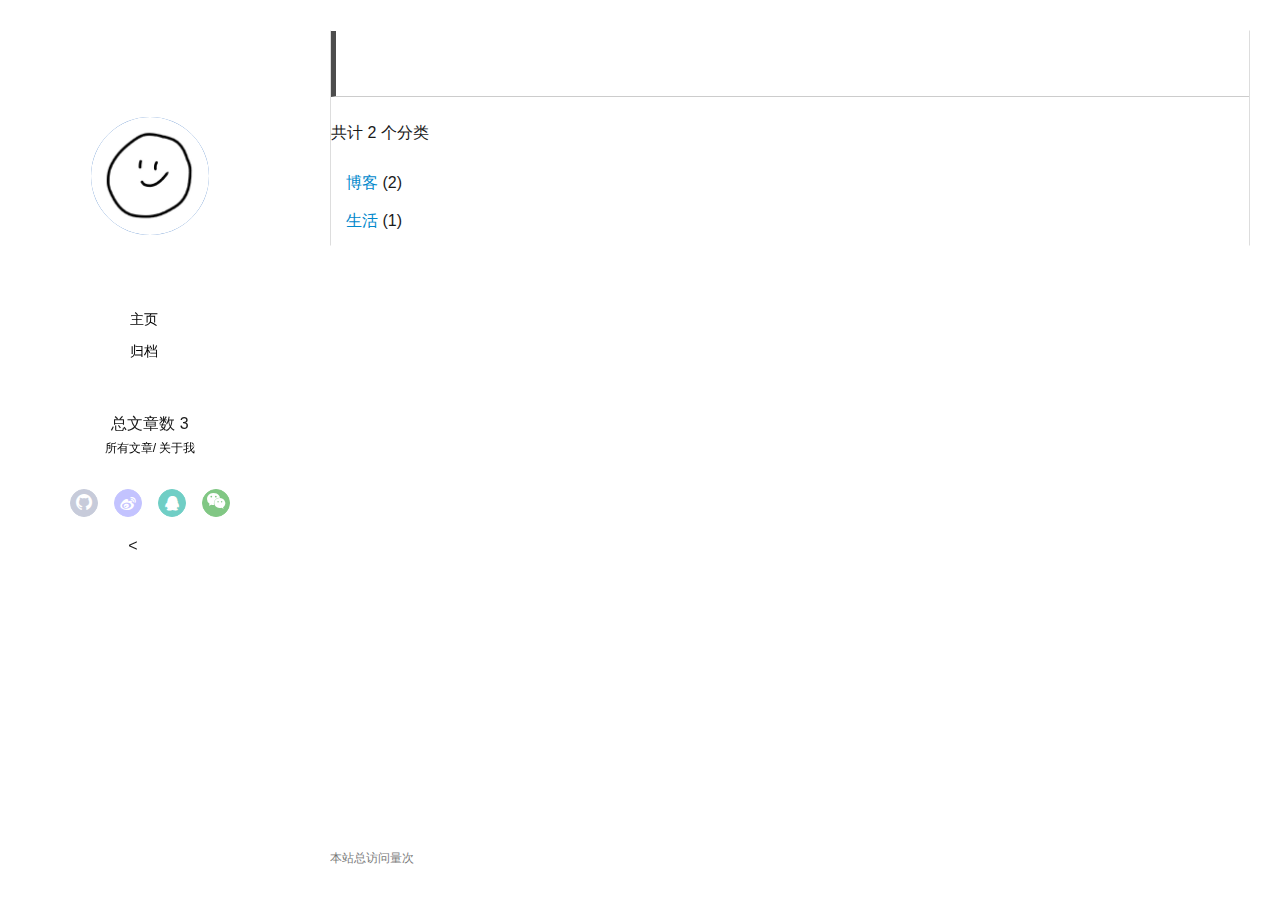
<file: categories/生活/index.html>
<!DOCTYPE html>
<html>
<head>
  <meta charset="utf-8">
  
  <meta name="renderer" content="webkit">
  <meta http-equiv="X-UA-Compatible" content="IE=edge" >
  <link rel="dns-prefetch" href="https://jwlee777.github.io">
  <title>Category: 生活 | CryStal</title>
  <meta name="viewport" content="width=device-width, initial-scale=1, maximum-scale=1">
  <meta name="description" content="JwLee&#39;s Blog">
<meta property="og:type" content="website">
<meta property="og:title" content="CryStal">
<meta property="og:url" content="https://jwlee777.github.io/categories/%E7%94%9F%E6%B4%BB/index.html">
<meta property="og:site_name" content="CryStal">
<meta property="og:description" content="JwLee&#39;s Blog">
<meta property="og:locale" content="zh_CN">
<meta property="article:author" content="JwLee">
<meta property="article:tag" content="java,python,程序员，生活">
<meta name="twitter:card" content="summary">
  
    <link rel="alternative" href="/atom.xml" title="CryStal" type="application/atom+xml">
  
  
    <link rel="icon" href="/assets/img/head.jpg">
  
  <link rel="stylesheet" type="text/css" href="/./main.0cf68a.css">
  <style type="text/css">
  
    #container.show {
      background: linear-gradient(200deg,#a0cfe4,#e8c37e);
    }
  </style>
  

  

<meta name="generator" content="Hexo 5.4.0"></head>

<body>
  <div id="container" q-class="show:isCtnShow">
    <canvas id="anm-canvas" class="anm-canvas"></canvas>
    <div class="left-col" q-class="show:isShow">
      
<!--<div class="overlay" style="background: #4d4d4d"></div>-->
<div class="overlay" ></div>
<div class="intrude-less">
	<header id="header" class="inner">
		<a href="/" class="profilepic">
			<img src="/assets/img/head.jpg" class="js-avatar">
		</a>
		<hgroup>
		  <h1 class="header-author"><a href="/"></a></h1>
		</hgroup>
		

		<nav class="header-menu">
			<ul>
			
				<li><a href="/">主页</a></li>
	        
				<li><a href="/archives/index.html">归档</a></li>
	        
			</ul>
		</nav>
		<nav>
			总文章数 3
		</nav>
		<nav class="header-smart-menu">
    		
    			
    			<a q-on="click: openSlider(e, 'innerArchive')" href="javascript:void(0)">所有文章</a>
    			
            
    			
    			<a q-on="click: openSlider(e, 'aboutme')" href="javascript:void(0)">关于我</a>
    			
            
		</nav>
		<nav class="header-nav">
			<div class="social">
				
					<a class="github" target="_blank" href="https://github.com/JwLee777" title="github"><i class="icon-github"></i></a>
		        
					<a class="weibo" target="_blank" href="https://weibo.com/u/3223713651?is_all=1" title="weibo"><i class="icon-weibo"></i></a>
		        
					<a class="qq" target="_blank" href="/assets/img/qq.png" title="qq"><i class="icon-qq"></i></a>
		        
					<a class="weixin" target="_blank" href="/assets/img/wechat.jpg" title="weixin"><i class="icon-weixin"></i></a>
		        
			</div>
		<!-- 网易云音乐插件 -->
		
				<div style="position:absolute; bottom:120px left:auto; width:85%">
					<<iframe frameborder="no" border="0" marginwidth="0" marginheight="0" width=298 height=52 src="//music.163.com/outchain/player?type=2&id=1396141677&auto=0&height=32"></iframe></iframe>
				</div>
		
		</nav>
	</header>		
</div>

    </div>
    <div class="mid-col" q-class="show:isShow,hide:isShow|isFalse">
      
<nav id="mobile-nav">
  	<div class="overlay js-overlay" style="background: #4d4d4d"></div>
	<div class="btnctn js-mobile-btnctn">
  		<div class="slider-trigger list" q-on="click: openSlider(e)"><i class="icon icon-sort"></i></div>
	</div>
	<div class="intrude-less">
		<header id="header" class="inner">
			<div class="profilepic">
				<img src="/assets/img/head.jpg" class="js-avatar">
			</div>
			<hgroup>
			  <h1 class="header-author js-header-author"></h1>
			</hgroup>
			
			
			
				
			
				
			
			
			
			<nav class="header-nav">
				<div class="social">
					
						<a class="github" target="_blank" href="https://github.com/JwLee777" title="github"><i class="icon-github"></i></a>
			        
						<a class="weibo" target="_blank" href="https://weibo.com/u/3223713651?is_all=1" title="weibo"><i class="icon-weibo"></i></a>
			        
						<a class="qq" target="_blank" href="/assets/img/qq.png" title="qq"><i class="icon-qq"></i></a>
			        
						<a class="weixin" target="_blank" href="/assets/img/wechat.jpg" title="weixin"><i class="icon-weixin"></i></a>
			        
				</div>
			</nav>

			<nav class="header-menu js-header-menu">
				<ul style="width: 50%">
				
				
					<li style="width: 50%"><a href="/">主页</a></li>
		        
					<li style="width: 50%"><a href="/archives/index.html">归档</a></li>
		        
				</ul>
			</nav>
		</header>				
	</div>
	<div class="mobile-mask" style="display:none" q-show="isShow"></div>
</nav>

      <div id="wrapper" class="body-wrap">
        <div class="menu-l">
          <div class="canvas-wrap">
            <canvas data-colors="#eaeaea" data-sectionHeight="100" data-contentId="js-content" id="myCanvas1" class="anm-canvas"></canvas>
          </div>
          <div id="js-content" class="content-ll">
            <article class="article article-type-post show">
    <header class="article-header" style="border-bottom: 1px solid #ccc">
    <h1 class="article-title" itemprop="name">
      
    </h1>
    </header>
  
    
    <div class="category-all-page">
      <h2>共计&nbsp;2&nbsp;个分类</h2>
      <ul class="category-list-item-list"><li class="category-list-item-list-item"><a class="category-list-item-list-link" href="/categories/%E5%8D%9A%E5%AE%A2/">博客</a><span class="category-list-item-list-count">2</span></li><li class="category-list-item-list-item"><a class="category-list-item-list-link" href="/categories/%E7%94%9F%E6%B4%BB/">生活</a><span class="category-list-item-list-count">1</span></li></ul>
    </div>
    
  </article>
          </div>
        </div>
      </div>
      <footer id="footer">
  <div class="outer">
    <div id="footer-info">
    	<div class="footer-left">
			<span id="busuanzi_container_site_pv">    本站总访问量<span id="busuanzi_value_site_pv"></span>次</span>
    </div>
  </div>
</footer>

    </div>
    <script>
	var yiliaConfig = {
		mathjax: false,
		isHome: false,
		isPost: false,
		isArchive: false,
		isTag: false,
		isCategory: true,
		open_in_new: false,
		toc_hide_index: true,
		root: "/",
		innerArchive: true,
		showTags: false
	}
</script>

<script>!function(t){function n(e){if(r[e])return r[e].exports;var i=r[e]={exports:{},id:e,loaded:!1};return t[e].call(i.exports,i,i.exports,n),i.loaded=!0,i.exports}var r={};n.m=t,n.c=r,n.p="./",n(0)}([function(t,n,r){r(195),t.exports=r(191)},function(t,n,r){var e=r(3),i=r(52),o=r(27),u=r(28),c=r(53),f="prototype",a=function(t,n,r){var s,l,h,v,p=t&a.F,d=t&a.G,y=t&a.S,g=t&a.P,b=t&a.B,m=d?e:y?e[n]||(e[n]={}):(e[n]||{})[f],x=d?i:i[n]||(i[n]={}),w=x[f]||(x[f]={});d&&(r=n);for(s in r)l=!p&&m&&void 0!==m[s],h=(l?m:r)[s],v=b&&l?c(h,e):g&&"function"==typeof h?c(Function.call,h):h,m&&u(m,s,h,t&a.U),x[s]!=h&&o(x,s,v),g&&w[s]!=h&&(w[s]=h)};e.core=i,a.F=1,a.G=2,a.S=4,a.P=8,a.B=16,a.W=32,a.U=64,a.R=128,t.exports=a},function(t,n,r){var e=r(6);t.exports=function(t){if(!e(t))throw TypeError(t+" is not an object!");return t}},function(t,n){var r=t.exports="undefined"!=typeof window&&window.Math==Math?window:"undefined"!=typeof self&&self.Math==Math?self:Function("return this")();"number"==typeof __g&&(__g=r)},function(t,n){t.exports=function(t){try{return!!t()}catch(t){return!0}}},function(t,n){var r=t.exports="undefined"!=typeof window&&window.Math==Math?window:"undefined"!=typeof self&&self.Math==Math?self:Function("return this")();"number"==typeof __g&&(__g=r)},function(t,n){t.exports=function(t){return"object"==typeof t?null!==t:"function"==typeof t}},function(t,n,r){var e=r(126)("wks"),i=r(76),o=r(3).Symbol,u="function"==typeof o;(t.exports=function(t){return e[t]||(e[t]=u&&o[t]||(u?o:i)("Symbol."+t))}).store=e},function(t,n){var r={}.hasOwnProperty;t.exports=function(t,n){return r.call(t,n)}},function(t,n,r){var e=r(94),i=r(33);t.exports=function(t){return e(i(t))}},function(t,n,r){t.exports=!r(4)(function(){return 7!=Object.defineProperty({},"a",{get:function(){return 7}}).a})},function(t,n,r){var e=r(2),i=r(167),o=r(50),u=Object.defineProperty;n.f=r(10)?Object.defineProperty:function(t,n,r){if(e(t),n=o(n,!0),e(r),i)try{return u(t,n,r)}catch(t){}if("get"in r||"set"in r)throw TypeError("Accessors not supported!");return"value"in r&&(t[n]=r.value),t}},function(t,n,r){t.exports=!r(18)(function(){return 7!=Object.defineProperty({},"a",{get:function(){return 7}}).a})},function(t,n,r){var e=r(14),i=r(22);t.exports=r(12)?function(t,n,r){return e.f(t,n,i(1,r))}:function(t,n,r){return t[n]=r,t}},function(t,n,r){var e=r(20),i=r(58),o=r(42),u=Object.defineProperty;n.f=r(12)?Object.defineProperty:function(t,n,r){if(e(t),n=o(n,!0),e(r),i)try{return u(t,n,r)}catch(t){}if("get"in r||"set"in r)throw TypeError("Accessors not supported!");return"value"in r&&(t[n]=r.value),t}},function(t,n,r){var e=r(40)("wks"),i=r(23),o=r(5).Symbol,u="function"==typeof o;(t.exports=function(t){return e[t]||(e[t]=u&&o[t]||(u?o:i)("Symbol."+t))}).store=e},function(t,n,r){var e=r(67),i=Math.min;t.exports=function(t){return t>0?i(e(t),9007199254740991):0}},function(t,n,r){var e=r(46);t.exports=function(t){return Object(e(t))}},function(t,n){t.exports=function(t){try{return!!t()}catch(t){return!0}}},function(t,n,r){var e=r(63),i=r(34);t.exports=Object.keys||function(t){return e(t,i)}},function(t,n,r){var e=r(21);t.exports=function(t){if(!e(t))throw TypeError(t+" is not an object!");return t}},function(t,n){t.exports=function(t){return"object"==typeof t?null!==t:"function"==typeof t}},function(t,n){t.exports=function(t,n){return{enumerable:!(1&t),configurable:!(2&t),writable:!(4&t),value:n}}},function(t,n){var r=0,e=Math.random();t.exports=function(t){return"Symbol(".concat(void 0===t?"":t,")_",(++r+e).toString(36))}},function(t,n){var r={}.hasOwnProperty;t.exports=function(t,n){return r.call(t,n)}},function(t,n){var r=t.exports={version:"2.4.0"};"number"==typeof __e&&(__e=r)},function(t,n){t.exports=function(t){if("function"!=typeof t)throw TypeError(t+" is not a function!");return t}},function(t,n,r){var e=r(11),i=r(66);t.exports=r(10)?function(t,n,r){return e.f(t,n,i(1,r))}:function(t,n,r){return t[n]=r,t}},function(t,n,r){var e=r(3),i=r(27),o=r(24),u=r(76)("src"),c="toString",f=Function[c],a=(""+f).split(c);r(52).inspectSource=function(t){return f.call(t)},(t.exports=function(t,n,r,c){var f="function"==typeof r;f&&(o(r,"name")||i(r,"name",n)),t[n]!==r&&(f&&(o(r,u)||i(r,u,t[n]?""+t[n]:a.join(String(n)))),t===e?t[n]=r:c?t[n]?t[n]=r:i(t,n,r):(delete t[n],i(t,n,r)))})(Function.prototype,c,function(){return"function"==typeof this&&this[u]||f.call(this)})},function(t,n,r){var e=r(1),i=r(4),o=r(46),u=function(t,n,r,e){var i=String(o(t)),u="<"+n;return""!==r&&(u+=" "+r+'="'+String(e).replace(/"/g,"&quot;")+'"'),u+">"+i+"</"+n+">"};t.exports=function(t,n){var r={};r[t]=n(u),e(e.P+e.F*i(function(){var n=""[t]('"');return n!==n.toLowerCase()||n.split('"').length>3}),"String",r)}},function(t,n,r){var e=r(115),i=r(46);t.exports=function(t){return e(i(t))}},function(t,n,r){var e=r(116),i=r(66),o=r(30),u=r(50),c=r(24),f=r(167),a=Object.getOwnPropertyDescriptor;n.f=r(10)?a:function(t,n){if(t=o(t),n=u(n,!0),f)try{return a(t,n)}catch(t){}if(c(t,n))return i(!e.f.call(t,n),t[n])}},function(t,n,r){var e=r(24),i=r(17),o=r(145)("IE_PROTO"),u=Object.prototype;t.exports=Object.getPrototypeOf||function(t){return t=i(t),e(t,o)?t[o]:"function"==typeof t.constructor&&t instanceof t.constructor?t.constructor.prototype:t instanceof Object?u:null}},function(t,n){t.exports=function(t){if(void 0==t)throw TypeError("Can't call method on  "+t);return t}},function(t,n){t.exports="constructor,hasOwnProperty,isPrototypeOf,propertyIsEnumerable,toLocaleString,toString,valueOf".split(",")},function(t,n){t.exports={}},function(t,n){t.exports=!0},function(t,n){n.f={}.propertyIsEnumerable},function(t,n,r){var e=r(14).f,i=r(8),o=r(15)("toStringTag");t.exports=function(t,n,r){t&&!i(t=r?t:t.prototype,o)&&e(t,o,{configurable:!0,value:n})}},function(t,n,r){var e=r(40)("keys"),i=r(23);t.exports=function(t){return e[t]||(e[t]=i(t))}},function(t,n,r){var e=r(5),i="__core-js_shared__",o=e[i]||(e[i]={});t.exports=function(t){return o[t]||(o[t]={})}},function(t,n){var r=Math.ceil,e=Math.floor;t.exports=function(t){return isNaN(t=+t)?0:(t>0?e:r)(t)}},function(t,n,r){var e=r(21);t.exports=function(t,n){if(!e(t))return t;var r,i;if(n&&"function"==typeof(r=t.toString)&&!e(i=r.call(t)))return i;if("function"==typeof(r=t.valueOf)&&!e(i=r.call(t)))return i;if(!n&&"function"==typeof(r=t.toString)&&!e(i=r.call(t)))return i;throw TypeError("Can't convert object to primitive value")}},function(t,n,r){var e=r(5),i=r(25),o=r(36),u=r(44),c=r(14).f;t.exports=function(t){var n=i.Symbol||(i.Symbol=o?{}:e.Symbol||{});"_"==t.charAt(0)||t in n||c(n,t,{value:u.f(t)})}},function(t,n,r){n.f=r(15)},function(t,n){var r={}.toString;t.exports=function(t){return r.call(t).slice(8,-1)}},function(t,n){t.exports=function(t){if(void 0==t)throw TypeError("Can't call method on  "+t);return t}},function(t,n,r){var e=r(4);t.exports=function(t,n){return!!t&&e(function(){n?t.call(null,function(){},1):t.call(null)})}},function(t,n,r){var e=r(53),i=r(115),o=r(17),u=r(16),c=r(203);t.exports=function(t,n){var r=1==t,f=2==t,a=3==t,s=4==t,l=6==t,h=5==t||l,v=n||c;return function(n,c,p){for(var d,y,g=o(n),b=i(g),m=e(c,p,3),x=u(b.length),w=0,S=r?v(n,x):f?v(n,0):void 0;x>w;w++)if((h||w in b)&&(d=b[w],y=m(d,w,g),t))if(r)S[w]=y;else if(y)switch(t){case 3:return!0;case 5:return d;case 6:return w;case 2:S.push(d)}else if(s)return!1;return l?-1:a||s?s:S}}},function(t,n,r){var e=r(1),i=r(52),o=r(4);t.exports=function(t,n){var r=(i.Object||{})[t]||Object[t],u={};u[t]=n(r),e(e.S+e.F*o(function(){r(1)}),"Object",u)}},function(t,n,r){var e=r(6);t.exports=function(t,n){if(!e(t))return t;var r,i;if(n&&"function"==typeof(r=t.toString)&&!e(i=r.call(t)))return i;if("function"==typeof(r=t.valueOf)&&!e(i=r.call(t)))return i;if(!n&&"function"==typeof(r=t.toString)&&!e(i=r.call(t)))return i;throw TypeError("Can't convert object to primitive value")}},function(t,n,r){var e=r(5),i=r(25),o=r(91),u=r(13),c="prototype",f=function(t,n,r){var a,s,l,h=t&f.F,v=t&f.G,p=t&f.S,d=t&f.P,y=t&f.B,g=t&f.W,b=v?i:i[n]||(i[n]={}),m=b[c],x=v?e:p?e[n]:(e[n]||{})[c];v&&(r=n);for(a in r)(s=!h&&x&&void 0!==x[a])&&a in b||(l=s?x[a]:r[a],b[a]=v&&"function"!=typeof x[a]?r[a]:y&&s?o(l,e):g&&x[a]==l?function(t){var n=function(n,r,e){if(this instanceof t){switch(arguments.length){case 0:return new t;case 1:return new t(n);case 2:return new t(n,r)}return new t(n,r,e)}return t.apply(this,arguments)};return n[c]=t[c],n}(l):d&&"function"==typeof l?o(Function.call,l):l,d&&((b.virtual||(b.virtual={}))[a]=l,t&f.R&&m&&!m[a]&&u(m,a,l)))};f.F=1,f.G=2,f.S=4,f.P=8,f.B=16,f.W=32,f.U=64,f.R=128,t.exports=f},function(t,n){var r=t.exports={version:"2.4.0"};"number"==typeof __e&&(__e=r)},function(t,n,r){var e=r(26);t.exports=function(t,n,r){if(e(t),void 0===n)return t;switch(r){case 1:return function(r){return t.call(n,r)};case 2:return function(r,e){return t.call(n,r,e)};case 3:return function(r,e,i){return t.call(n,r,e,i)}}return function(){return t.apply(n,arguments)}}},function(t,n,r){var e=r(183),i=r(1),o=r(126)("metadata"),u=o.store||(o.store=new(r(186))),c=function(t,n,r){var i=u.get(t);if(!i){if(!r)return;u.set(t,i=new e)}var o=i.get(n);if(!o){if(!r)return;i.set(n,o=new e)}return o},f=function(t,n,r){var e=c(n,r,!1);return void 0!==e&&e.has(t)},a=function(t,n,r){var e=c(n,r,!1);return void 0===e?void 0:e.get(t)},s=function(t,n,r,e){c(r,e,!0).set(t,n)},l=function(t,n){var r=c(t,n,!1),e=[];return r&&r.forEach(function(t,n){e.push(n)}),e},h=function(t){return void 0===t||"symbol"==typeof t?t:String(t)},v=function(t){i(i.S,"Reflect",t)};t.exports={store:u,map:c,has:f,get:a,set:s,keys:l,key:h,exp:v}},function(t,n,r){"use strict";if(r(10)){var e=r(69),i=r(3),o=r(4),u=r(1),c=r(127),f=r(152),a=r(53),s=r(68),l=r(66),h=r(27),v=r(73),p=r(67),d=r(16),y=r(75),g=r(50),b=r(24),m=r(180),x=r(114),w=r(6),S=r(17),_=r(137),O=r(70),E=r(32),P=r(71).f,j=r(154),F=r(76),M=r(7),A=r(48),N=r(117),T=r(146),I=r(155),k=r(80),L=r(123),R=r(74),C=r(130),D=r(160),U=r(11),W=r(31),G=U.f,B=W.f,V=i.RangeError,z=i.TypeError,q=i.Uint8Array,K="ArrayBuffer",J="Shared"+K,Y="BYTES_PER_ELEMENT",H="prototype",$=Array[H],X=f.ArrayBuffer,Q=f.DataView,Z=A(0),tt=A(2),nt=A(3),rt=A(4),et=A(5),it=A(6),ot=N(!0),ut=N(!1),ct=I.values,ft=I.keys,at=I.entries,st=$.lastIndexOf,lt=$.reduce,ht=$.reduceRight,vt=$.join,pt=$.sort,dt=$.slice,yt=$.toString,gt=$.toLocaleString,bt=M("iterator"),mt=M("toStringTag"),xt=F("typed_constructor"),wt=F("def_constructor"),St=c.CONSTR,_t=c.TYPED,Ot=c.VIEW,Et="Wrong length!",Pt=A(1,function(t,n){return Tt(T(t,t[wt]),n)}),jt=o(function(){return 1===new q(new Uint16Array([1]).buffer)[0]}),Ft=!!q&&!!q[H].set&&o(function(){new q(1).set({})}),Mt=function(t,n){if(void 0===t)throw z(Et);var r=+t,e=d(t);if(n&&!m(r,e))throw V(Et);return e},At=function(t,n){var r=p(t);if(r<0||r%n)throw V("Wrong offset!");return r},Nt=function(t){if(w(t)&&_t in t)return t;throw z(t+" is not a typed array!")},Tt=function(t,n){if(!(w(t)&&xt in t))throw z("It is not a typed array constructor!");return new t(n)},It=function(t,n){return kt(T(t,t[wt]),n)},kt=function(t,n){for(var r=0,e=n.length,i=Tt(t,e);e>r;)i[r]=n[r++];return i},Lt=function(t,n,r){G(t,n,{get:function(){return this._d[r]}})},Rt=function(t){var n,r,e,i,o,u,c=S(t),f=arguments.length,s=f>1?arguments[1]:void 0,l=void 0!==s,h=j(c);if(void 0!=h&&!_(h)){for(u=h.call(c),e=[],n=0;!(o=u.next()).done;n++)e.push(o.value);c=e}for(l&&f>2&&(s=a(s,arguments[2],2)),n=0,r=d(c.length),i=Tt(this,r);r>n;n++)i[n]=l?s(c[n],n):c[n];return i},Ct=function(){for(var t=0,n=arguments.length,r=Tt(this,n);n>t;)r[t]=arguments[t++];return r},Dt=!!q&&o(function(){gt.call(new q(1))}),Ut=function(){return gt.apply(Dt?dt.call(Nt(this)):Nt(this),arguments)},Wt={copyWithin:function(t,n){return D.call(Nt(this),t,n,arguments.length>2?arguments[2]:void 0)},every:function(t){return rt(Nt(this),t,arguments.length>1?arguments[1]:void 0)},fill:function(t){return C.apply(Nt(this),arguments)},filter:function(t){return It(this,tt(Nt(this),t,arguments.length>1?arguments[1]:void 0))},find:function(t){return et(Nt(this),t,arguments.length>1?arguments[1]:void 0)},findIndex:function(t){return it(Nt(this),t,arguments.length>1?arguments[1]:void 0)},forEach:function(t){Z(Nt(this),t,arguments.length>1?arguments[1]:void 0)},indexOf:function(t){return ut(Nt(this),t,arguments.length>1?arguments[1]:void 0)},includes:function(t){return ot(Nt(this),t,arguments.length>1?arguments[1]:void 0)},join:function(t){return vt.apply(Nt(this),arguments)},lastIndexOf:function(t){return st.apply(Nt(this),arguments)},map:function(t){return Pt(Nt(this),t,arguments.length>1?arguments[1]:void 0)},reduce:function(t){return lt.apply(Nt(this),arguments)},reduceRight:function(t){return ht.apply(Nt(this),arguments)},reverse:function(){for(var t,n=this,r=Nt(n).length,e=Math.floor(r/2),i=0;i<e;)t=n[i],n[i++]=n[--r],n[r]=t;return n},some:function(t){return nt(Nt(this),t,arguments.length>1?arguments[1]:void 0)},sort:function(t){return pt.call(Nt(this),t)},subarray:function(t,n){var r=Nt(this),e=r.length,i=y(t,e);return new(T(r,r[wt]))(r.buffer,r.byteOffset+i*r.BYTES_PER_ELEMENT,d((void 0===n?e:y(n,e))-i))}},Gt=function(t,n){return It(this,dt.call(Nt(this),t,n))},Bt=function(t){Nt(this);var n=At(arguments[1],1),r=this.length,e=S(t),i=d(e.length),o=0;if(i+n>r)throw V(Et);for(;o<i;)this[n+o]=e[o++]},Vt={entries:function(){return at.call(Nt(this))},keys:function(){return ft.call(Nt(this))},values:function(){return ct.call(Nt(this))}},zt=function(t,n){return w(t)&&t[_t]&&"symbol"!=typeof n&&n in t&&String(+n)==String(n)},qt=function(t,n){return zt(t,n=g(n,!0))?l(2,t[n]):B(t,n)},Kt=function(t,n,r){return!(zt(t,n=g(n,!0))&&w(r)&&b(r,"value"))||b(r,"get")||b(r,"set")||r.configurable||b(r,"writable")&&!r.writable||b(r,"enumerable")&&!r.enumerable?G(t,n,r):(t[n]=r.value,t)};St||(W.f=qt,U.f=Kt),u(u.S+u.F*!St,"Object",{getOwnPropertyDescriptor:qt,defineProperty:Kt}),o(function(){yt.call({})})&&(yt=gt=function(){return vt.call(this)});var Jt=v({},Wt);v(Jt,Vt),h(Jt,bt,Vt.values),v(Jt,{slice:Gt,set:Bt,constructor:function(){},toString:yt,toLocaleString:Ut}),Lt(Jt,"buffer","b"),Lt(Jt,"byteOffset","o"),Lt(Jt,"byteLength","l"),Lt(Jt,"length","e"),G(Jt,mt,{get:function(){return this[_t]}}),t.exports=function(t,n,r,f){f=!!f;var a=t+(f?"Clamped":"")+"Array",l="Uint8Array"!=a,v="get"+t,p="set"+t,y=i[a],g=y||{},b=y&&E(y),m=!y||!c.ABV,S={},_=y&&y[H],j=function(t,r){var e=t._d;return e.v[v](r*n+e.o,jt)},F=function(t,r,e){var i=t._d;f&&(e=(e=Math.round(e))<0?0:e>255?255:255&e),i.v[p](r*n+i.o,e,jt)},M=function(t,n){G(t,n,{get:function(){return j(this,n)},set:function(t){return F(this,n,t)},enumerable:!0})};m?(y=r(function(t,r,e,i){s(t,y,a,"_d");var o,u,c,f,l=0,v=0;if(w(r)){if(!(r instanceof X||(f=x(r))==K||f==J))return _t in r?kt(y,r):Rt.call(y,r);o=r,v=At(e,n);var p=r.byteLength;if(void 0===i){if(p%n)throw V(Et);if((u=p-v)<0)throw V(Et)}else if((u=d(i)*n)+v>p)throw V(Et);c=u/n}else c=Mt(r,!0),u=c*n,o=new X(u);for(h(t,"_d",{b:o,o:v,l:u,e:c,v:new Q(o)});l<c;)M(t,l++)}),_=y[H]=O(Jt),h(_,"constructor",y)):L(function(t){new y(null),new y(t)},!0)||(y=r(function(t,r,e,i){s(t,y,a);var o;return w(r)?r instanceof X||(o=x(r))==K||o==J?void 0!==i?new g(r,At(e,n),i):void 0!==e?new g(r,At(e,n)):new g(r):_t in r?kt(y,r):Rt.call(y,r):new g(Mt(r,l))}),Z(b!==Function.prototype?P(g).concat(P(b)):P(g),function(t){t in y||h(y,t,g[t])}),y[H]=_,e||(_.constructor=y));var A=_[bt],N=!!A&&("values"==A.name||void 0==A.name),T=Vt.values;h(y,xt,!0),h(_,_t,a),h(_,Ot,!0),h(_,wt,y),(f?new y(1)[mt]==a:mt in _)||G(_,mt,{get:function(){return a}}),S[a]=y,u(u.G+u.W+u.F*(y!=g),S),u(u.S,a,{BYTES_PER_ELEMENT:n,from:Rt,of:Ct}),Y in _||h(_,Y,n),u(u.P,a,Wt),R(a),u(u.P+u.F*Ft,a,{set:Bt}),u(u.P+u.F*!N,a,Vt),u(u.P+u.F*(_.toString!=yt),a,{toString:yt}),u(u.P+u.F*o(function(){new y(1).slice()}),a,{slice:Gt}),u(u.P+u.F*(o(function(){return[1,2].toLocaleString()!=new y([1,2]).toLocaleString()})||!o(function(){_.toLocaleString.call([1,2])})),a,{toLocaleString:Ut}),k[a]=N?A:T,e||N||h(_,bt,T)}}else t.exports=function(){}},function(t,n){var r={}.toString;t.exports=function(t){return r.call(t).slice(8,-1)}},function(t,n,r){var e=r(21),i=r(5).document,o=e(i)&&e(i.createElement);t.exports=function(t){return o?i.createElement(t):{}}},function(t,n,r){t.exports=!r(12)&&!r(18)(function(){return 7!=Object.defineProperty(r(57)("div"),"a",{get:function(){return 7}}).a})},function(t,n,r){"use strict";var e=r(36),i=r(51),o=r(64),u=r(13),c=r(8),f=r(35),a=r(96),s=r(38),l=r(103),h=r(15)("iterator"),v=!([].keys&&"next"in[].keys()),p="keys",d="values",y=function(){return this};t.exports=function(t,n,r,g,b,m,x){a(r,n,g);var w,S,_,O=function(t){if(!v&&t in F)return F[t];switch(t){case p:case d:return function(){return new r(this,t)}}return function(){return new r(this,t)}},E=n+" Iterator",P=b==d,j=!1,F=t.prototype,M=F[h]||F["@@iterator"]||b&&F[b],A=M||O(b),N=b?P?O("entries"):A:void 0,T="Array"==n?F.entries||M:M;if(T&&(_=l(T.call(new t)))!==Object.prototype&&(s(_,E,!0),e||c(_,h)||u(_,h,y)),P&&M&&M.name!==d&&(j=!0,A=function(){return M.call(this)}),e&&!x||!v&&!j&&F[h]||u(F,h,A),f[n]=A,f[E]=y,b)if(w={values:P?A:O(d),keys:m?A:O(p),entries:N},x)for(S in w)S in F||o(F,S,w[S]);else i(i.P+i.F*(v||j),n,w);return w}},function(t,n,r){var e=r(20),i=r(100),o=r(34),u=r(39)("IE_PROTO"),c=function(){},f="prototype",a=function(){var t,n=r(57)("iframe"),e=o.length;for(n.style.display="none",r(93).appendChild(n),n.src="javascript:",t=n.contentWindow.document,t.open(),t.write("<script>document.F=Object<\/script>"),t.close(),a=t.F;e--;)delete a[f][o[e]];return a()};t.exports=Object.create||function(t,n){var r;return null!==t?(c[f]=e(t),r=new c,c[f]=null,r[u]=t):r=a(),void 0===n?r:i(r,n)}},function(t,n,r){var e=r(63),i=r(34).concat("length","prototype");n.f=Object.getOwnPropertyNames||function(t){return e(t,i)}},function(t,n){n.f=Object.getOwnPropertySymbols},function(t,n,r){var e=r(8),i=r(9),o=r(90)(!1),u=r(39)("IE_PROTO");t.exports=function(t,n){var r,c=i(t),f=0,a=[];for(r in c)r!=u&&e(c,r)&&a.push(r);for(;n.length>f;)e(c,r=n[f++])&&(~o(a,r)||a.push(r));return a}},function(t,n,r){t.exports=r(13)},function(t,n,r){var e=r(76)("meta"),i=r(6),o=r(24),u=r(11).f,c=0,f=Object.isExtensible||function(){return!0},a=!r(4)(function(){return f(Object.preventExtensions({}))}),s=function(t){u(t,e,{value:{i:"O"+ ++c,w:{}}})},l=function(t,n){if(!i(t))return"symbol"==typeof t?t:("string"==typeof t?"S":"P")+t;if(!o(t,e)){if(!f(t))return"F";if(!n)return"E";s(t)}return t[e].i},h=function(t,n){if(!o(t,e)){if(!f(t))return!0;if(!n)return!1;s(t)}return t[e].w},v=function(t){return a&&p.NEED&&f(t)&&!o(t,e)&&s(t),t},p=t.exports={KEY:e,NEED:!1,fastKey:l,getWeak:h,onFreeze:v}},function(t,n){t.exports=function(t,n){return{enumerable:!(1&t),configurable:!(2&t),writable:!(4&t),value:n}}},function(t,n){var r=Math.ceil,e=Math.floor;t.exports=function(t){return isNaN(t=+t)?0:(t>0?e:r)(t)}},function(t,n){t.exports=function(t,n,r,e){if(!(t instanceof n)||void 0!==e&&e in t)throw TypeError(r+": incorrect invocation!");return t}},function(t,n){t.exports=!1},function(t,n,r){var e=r(2),i=r(173),o=r(133),u=r(145)("IE_PROTO"),c=function(){},f="prototype",a=function(){var t,n=r(132)("iframe"),e=o.length;for(n.style.display="none",r(135).appendChild(n),n.src="javascript:",t=n.contentWindow.document,t.open(),t.write("<script>document.F=Object<\/script>"),t.close(),a=t.F;e--;)delete a[f][o[e]];return a()};t.exports=Object.create||function(t,n){var r;return null!==t?(c[f]=e(t),r=new c,c[f]=null,r[u]=t):r=a(),void 0===n?r:i(r,n)}},function(t,n,r){var e=r(175),i=r(133).concat("length","prototype");n.f=Object.getOwnPropertyNames||function(t){return e(t,i)}},function(t,n,r){var e=r(175),i=r(133);t.exports=Object.keys||function(t){return e(t,i)}},function(t,n,r){var e=r(28);t.exports=function(t,n,r){for(var i in n)e(t,i,n[i],r);return t}},function(t,n,r){"use strict";var e=r(3),i=r(11),o=r(10),u=r(7)("species");t.exports=function(t){var n=e[t];o&&n&&!n[u]&&i.f(n,u,{configurable:!0,get:function(){return this}})}},function(t,n,r){var e=r(67),i=Math.max,o=Math.min;t.exports=function(t,n){return t=e(t),t<0?i(t+n,0):o(t,n)}},function(t,n){var r=0,e=Math.random();t.exports=function(t){return"Symbol(".concat(void 0===t?"":t,")_",(++r+e).toString(36))}},function(t,n,r){var e=r(33);t.exports=function(t){return Object(e(t))}},function(t,n,r){var e=r(7)("unscopables"),i=Array.prototype;void 0==i[e]&&r(27)(i,e,{}),t.exports=function(t){i[e][t]=!0}},function(t,n,r){var e=r(53),i=r(169),o=r(137),u=r(2),c=r(16),f=r(154),a={},s={},n=t.exports=function(t,n,r,l,h){var v,p,d,y,g=h?function(){return t}:f(t),b=e(r,l,n?2:1),m=0;if("function"!=typeof g)throw TypeError(t+" is not iterable!");if(o(g)){for(v=c(t.length);v>m;m++)if((y=n?b(u(p=t[m])[0],p[1]):b(t[m]))===a||y===s)return y}else for(d=g.call(t);!(p=d.next()).done;)if((y=i(d,b,p.value,n))===a||y===s)return y};n.BREAK=a,n.RETURN=s},function(t,n){t.exports={}},function(t,n,r){var e=r(11).f,i=r(24),o=r(7)("toStringTag");t.exports=function(t,n,r){t&&!i(t=r?t:t.prototype,o)&&e(t,o,{configurable:!0,value:n})}},function(t,n,r){var e=r(1),i=r(46),o=r(4),u=r(150),c="["+u+"]",f="​",a=RegExp("^"+c+c+"*"),s=RegExp(c+c+"*$"),l=function(t,n,r){var i={},c=o(function(){return!!u[t]()||f[t]()!=f}),a=i[t]=c?n(h):u[t];r&&(i[r]=a),e(e.P+e.F*c,"String",i)},h=l.trim=function(t,n){return t=String(i(t)),1&n&&(t=t.replace(a,"")),2&n&&(t=t.replace(s,"")),t};t.exports=l},function(t,n,r){t.exports={default:r(86),__esModule:!0}},function(t,n,r){t.exports={default:r(87),__esModule:!0}},function(t,n,r){"use strict";function e(t){return t&&t.__esModule?t:{default:t}}n.__esModule=!0;var i=r(84),o=e(i),u=r(83),c=e(u),f="function"==typeof c.default&&"symbol"==typeof o.default?function(t){return typeof t}:function(t){return t&&"function"==typeof c.default&&t.constructor===c.default&&t!==c.default.prototype?"symbol":typeof t};n.default="function"==typeof c.default&&"symbol"===f(o.default)?function(t){return void 0===t?"undefined":f(t)}:function(t){return t&&"function"==typeof c.default&&t.constructor===c.default&&t!==c.default.prototype?"symbol":void 0===t?"undefined":f(t)}},function(t,n,r){r(110),r(108),r(111),r(112),t.exports=r(25).Symbol},function(t,n,r){r(109),r(113),t.exports=r(44).f("iterator")},function(t,n){t.exports=function(t){if("function"!=typeof t)throw TypeError(t+" is not a function!");return t}},function(t,n){t.exports=function(){}},function(t,n,r){var e=r(9),i=r(106),o=r(105);t.exports=function(t){return function(n,r,u){var c,f=e(n),a=i(f.length),s=o(u,a);if(t&&r!=r){for(;a>s;)if((c=f[s++])!=c)return!0}else for(;a>s;s++)if((t||s in f)&&f[s]===r)return t||s||0;return!t&&-1}}},function(t,n,r){var e=r(88);t.exports=function(t,n,r){if(e(t),void 0===n)return t;switch(r){case 1:return function(r){return t.call(n,r)};case 2:return function(r,e){return t.call(n,r,e)};case 3:return function(r,e,i){return t.call(n,r,e,i)}}return function(){return t.apply(n,arguments)}}},function(t,n,r){var e=r(19),i=r(62),o=r(37);t.exports=function(t){var n=e(t),r=i.f;if(r)for(var u,c=r(t),f=o.f,a=0;c.length>a;)f.call(t,u=c[a++])&&n.push(u);return n}},function(t,n,r){t.exports=r(5).document&&document.documentElement},function(t,n,r){var e=r(56);t.exports=Object("z").propertyIsEnumerable(0)?Object:function(t){return"String"==e(t)?t.split(""):Object(t)}},function(t,n,r){var e=r(56);t.exports=Array.isArray||function(t){return"Array"==e(t)}},function(t,n,r){"use strict";var e=r(60),i=r(22),o=r(38),u={};r(13)(u,r(15)("iterator"),function(){return this}),t.exports=function(t,n,r){t.prototype=e(u,{next:i(1,r)}),o(t,n+" Iterator")}},function(t,n){t.exports=function(t,n){return{value:n,done:!!t}}},function(t,n,r){var e=r(19),i=r(9);t.exports=function(t,n){for(var r,o=i(t),u=e(o),c=u.length,f=0;c>f;)if(o[r=u[f++]]===n)return r}},function(t,n,r){var e=r(23)("meta"),i=r(21),o=r(8),u=r(14).f,c=0,f=Object.isExtensible||function(){return!0},a=!r(18)(function(){return f(Object.preventExtensions({}))}),s=function(t){u(t,e,{value:{i:"O"+ ++c,w:{}}})},l=function(t,n){if(!i(t))return"symbol"==typeof t?t:("string"==typeof t?"S":"P")+t;if(!o(t,e)){if(!f(t))return"F";if(!n)return"E";s(t)}return t[e].i},h=function(t,n){if(!o(t,e)){if(!f(t))return!0;if(!n)return!1;s(t)}return t[e].w},v=function(t){return a&&p.NEED&&f(t)&&!o(t,e)&&s(t),t},p=t.exports={KEY:e,NEED:!1,fastKey:l,getWeak:h,onFreeze:v}},function(t,n,r){var e=r(14),i=r(20),o=r(19);t.exports=r(12)?Object.defineProperties:function(t,n){i(t);for(var r,u=o(n),c=u.length,f=0;c>f;)e.f(t,r=u[f++],n[r]);return t}},function(t,n,r){var e=r(37),i=r(22),o=r(9),u=r(42),c=r(8),f=r(58),a=Object.getOwnPropertyDescriptor;n.f=r(12)?a:function(t,n){if(t=o(t),n=u(n,!0),f)try{return a(t,n)}catch(t){}if(c(t,n))return i(!e.f.call(t,n),t[n])}},function(t,n,r){var e=r(9),i=r(61).f,o={}.toString,u="object"==typeof window&&window&&Object.getOwnPropertyNames?Object.getOwnPropertyNames(window):[],c=function(t){try{return i(t)}catch(t){return u.slice()}};t.exports.f=function(t){return u&&"[object Window]"==o.call(t)?c(t):i(e(t))}},function(t,n,r){var e=r(8),i=r(77),o=r(39)("IE_PROTO"),u=Object.prototype;t.exports=Object.getPrototypeOf||function(t){return t=i(t),e(t,o)?t[o]:"function"==typeof t.constructor&&t instanceof t.constructor?t.constructor.prototype:t instanceof Object?u:null}},function(t,n,r){var e=r(41),i=r(33);t.exports=function(t){return function(n,r){var o,u,c=String(i(n)),f=e(r),a=c.length;return f<0||f>=a?t?"":void 0:(o=c.charCodeAt(f),o<55296||o>56319||f+1===a||(u=c.charCodeAt(f+1))<56320||u>57343?t?c.charAt(f):o:t?c.slice(f,f+2):u-56320+(o-55296<<10)+65536)}}},function(t,n,r){var e=r(41),i=Math.max,o=Math.min;t.exports=function(t,n){return t=e(t),t<0?i(t+n,0):o(t,n)}},function(t,n,r){var e=r(41),i=Math.min;t.exports=function(t){return t>0?i(e(t),9007199254740991):0}},function(t,n,r){"use strict";var e=r(89),i=r(97),o=r(35),u=r(9);t.exports=r(59)(Array,"Array",function(t,n){this._t=u(t),this._i=0,this._k=n},function(){var t=this._t,n=this._k,r=this._i++;return!t||r>=t.length?(this._t=void 0,i(1)):"keys"==n?i(0,r):"values"==n?i(0,t[r]):i(0,[r,t[r]])},"values"),o.Arguments=o.Array,e("keys"),e("values"),e("entries")},function(t,n){},function(t,n,r){"use strict";var e=r(104)(!0);r(59)(String,"String",function(t){this._t=String(t),this._i=0},function(){var t,n=this._t,r=this._i;return r>=n.length?{value:void 0,done:!0}:(t=e(n,r),this._i+=t.length,{value:t,done:!1})})},function(t,n,r){"use strict";var e=r(5),i=r(8),o=r(12),u=r(51),c=r(64),f=r(99).KEY,a=r(18),s=r(40),l=r(38),h=r(23),v=r(15),p=r(44),d=r(43),y=r(98),g=r(92),b=r(95),m=r(20),x=r(9),w=r(42),S=r(22),_=r(60),O=r(102),E=r(101),P=r(14),j=r(19),F=E.f,M=P.f,A=O.f,N=e.Symbol,T=e.JSON,I=T&&T.stringify,k="prototype",L=v("_hidden"),R=v("toPrimitive"),C={}.propertyIsEnumerable,D=s("symbol-registry"),U=s("symbols"),W=s("op-symbols"),G=Object[k],B="function"==typeof N,V=e.QObject,z=!V||!V[k]||!V[k].findChild,q=o&&a(function(){return 7!=_(M({},"a",{get:function(){return M(this,"a",{value:7}).a}})).a})?function(t,n,r){var e=F(G,n);e&&delete G[n],M(t,n,r),e&&t!==G&&M(G,n,e)}:M,K=function(t){var n=U[t]=_(N[k]);return n._k=t,n},J=B&&"symbol"==typeof N.iterator?function(t){return"symbol"==typeof t}:function(t){return t instanceof N},Y=function(t,n,r){return t===G&&Y(W,n,r),m(t),n=w(n,!0),m(r),i(U,n)?(r.enumerable?(i(t,L)&&t[L][n]&&(t[L][n]=!1),r=_(r,{enumerable:S(0,!1)})):(i(t,L)||M(t,L,S(1,{})),t[L][n]=!0),q(t,n,r)):M(t,n,r)},H=function(t,n){m(t);for(var r,e=g(n=x(n)),i=0,o=e.length;o>i;)Y(t,r=e[i++],n[r]);return t},$=function(t,n){return void 0===n?_(t):H(_(t),n)},X=function(t){var n=C.call(this,t=w(t,!0));return!(this===G&&i(U,t)&&!i(W,t))&&(!(n||!i(this,t)||!i(U,t)||i(this,L)&&this[L][t])||n)},Q=function(t,n){if(t=x(t),n=w(n,!0),t!==G||!i(U,n)||i(W,n)){var r=F(t,n);return!r||!i(U,n)||i(t,L)&&t[L][n]||(r.enumerable=!0),r}},Z=function(t){for(var n,r=A(x(t)),e=[],o=0;r.length>o;)i(U,n=r[o++])||n==L||n==f||e.push(n);return e},tt=function(t){for(var n,r=t===G,e=A(r?W:x(t)),o=[],u=0;e.length>u;)!i(U,n=e[u++])||r&&!i(G,n)||o.push(U[n]);return o};B||(N=function(){if(this instanceof N)throw TypeError("Symbol is not a constructor!");var t=h(arguments.length>0?arguments[0]:void 0),n=function(r){this===G&&n.call(W,r),i(this,L)&&i(this[L],t)&&(this[L][t]=!1),q(this,t,S(1,r))};return o&&z&&q(G,t,{configurable:!0,set:n}),K(t)},c(N[k],"toString",function(){return this._k}),E.f=Q,P.f=Y,r(61).f=O.f=Z,r(37).f=X,r(62).f=tt,o&&!r(36)&&c(G,"propertyIsEnumerable",X,!0),p.f=function(t){return K(v(t))}),u(u.G+u.W+u.F*!B,{Symbol:N});for(var nt="hasInstance,isConcatSpreadable,iterator,match,replace,search,species,split,toPrimitive,toStringTag,unscopables".split(","),rt=0;nt.length>rt;)v(nt[rt++]);for(var nt=j(v.store),rt=0;nt.length>rt;)d(nt[rt++]);u(u.S+u.F*!B,"Symbol",{for:function(t){return i(D,t+="")?D[t]:D[t]=N(t)},keyFor:function(t){if(J(t))return y(D,t);throw TypeError(t+" is not a symbol!")},useSetter:function(){z=!0},useSimple:function(){z=!1}}),u(u.S+u.F*!B,"Object",{create:$,defineProperty:Y,defineProperties:H,getOwnPropertyDescriptor:Q,getOwnPropertyNames:Z,getOwnPropertySymbols:tt}),T&&u(u.S+u.F*(!B||a(function(){var t=N();return"[null]"!=I([t])||"{}"!=I({a:t})||"{}"!=I(Object(t))})),"JSON",{stringify:function(t){if(void 0!==t&&!J(t)){for(var n,r,e=[t],i=1;arguments.length>i;)e.push(arguments[i++]);return n=e[1],"function"==typeof n&&(r=n),!r&&b(n)||(n=function(t,n){if(r&&(n=r.call(this,t,n)),!J(n))return n}),e[1]=n,I.apply(T,e)}}}),N[k][R]||r(13)(N[k],R,N[k].valueOf),l(N,"Symbol"),l(Math,"Math",!0),l(e.JSON,"JSON",!0)},function(t,n,r){r(43)("asyncIterator")},function(t,n,r){r(43)("observable")},function(t,n,r){r(107);for(var e=r(5),i=r(13),o=r(35),u=r(15)("toStringTag"),c=["NodeList","DOMTokenList","MediaList","StyleSheetList","CSSRuleList"],f=0;f<5;f++){var a=c[f],s=e[a],l=s&&s.prototype;l&&!l[u]&&i(l,u,a),o[a]=o.Array}},function(t,n,r){var e=r(45),i=r(7)("toStringTag"),o="Arguments"==e(function(){return arguments}()),u=function(t,n){try{return t[n]}catch(t){}};t.exports=function(t){var n,r,c;return void 0===t?"Undefined":null===t?"Null":"string"==typeof(r=u(n=Object(t),i))?r:o?e(n):"Object"==(c=e(n))&&"function"==typeof n.callee?"Arguments":c}},function(t,n,r){var e=r(45);t.exports=Object("z").propertyIsEnumerable(0)?Object:function(t){return"String"==e(t)?t.split(""):Object(t)}},function(t,n){n.f={}.propertyIsEnumerable},function(t,n,r){var e=r(30),i=r(16),o=r(75);t.exports=function(t){return function(n,r,u){var c,f=e(n),a=i(f.length),s=o(u,a);if(t&&r!=r){for(;a>s;)if((c=f[s++])!=c)return!0}else for(;a>s;s++)if((t||s in f)&&f[s]===r)return t||s||0;return!t&&-1}}},function(t,n,r){"use strict";var e=r(3),i=r(1),o=r(28),u=r(73),c=r(65),f=r(79),a=r(68),s=r(6),l=r(4),h=r(123),v=r(81),p=r(136);t.exports=function(t,n,r,d,y,g){var b=e[t],m=b,x=y?"set":"add",w=m&&m.prototype,S={},_=function(t){var n=w[t];o(w,t,"delete"==t?function(t){return!(g&&!s(t))&&n.call(this,0===t?0:t)}:"has"==t?function(t){return!(g&&!s(t))&&n.call(this,0===t?0:t)}:"get"==t?function(t){return g&&!s(t)?void 0:n.call(this,0===t?0:t)}:"add"==t?function(t){return n.call(this,0===t?0:t),this}:function(t,r){return n.call(this,0===t?0:t,r),this})};if("function"==typeof m&&(g||w.forEach&&!l(function(){(new m).entries().next()}))){var O=new m,E=O[x](g?{}:-0,1)!=O,P=l(function(){O.has(1)}),j=h(function(t){new m(t)}),F=!g&&l(function(){for(var t=new m,n=5;n--;)t[x](n,n);return!t.has(-0)});j||(m=n(function(n,r){a(n,m,t);var e=p(new b,n,m);return void 0!=r&&f(r,y,e[x],e),e}),m.prototype=w,w.constructor=m),(P||F)&&(_("delete"),_("has"),y&&_("get")),(F||E)&&_(x),g&&w.clear&&delete w.clear}else m=d.getConstructor(n,t,y,x),u(m.prototype,r),c.NEED=!0;return v(m,t),S[t]=m,i(i.G+i.W+i.F*(m!=b),S),g||d.setStrong(m,t,y),m}},function(t,n,r){"use strict";var e=r(27),i=r(28),o=r(4),u=r(46),c=r(7);t.exports=function(t,n,r){var f=c(t),a=r(u,f,""[t]),s=a[0],l=a[1];o(function(){var n={};return n[f]=function(){return 7},7!=""[t](n)})&&(i(String.prototype,t,s),e(RegExp.prototype,f,2==n?function(t,n){return l.call(t,this,n)}:function(t){return l.call(t,this)}))}
},function(t,n,r){"use strict";var e=r(2);t.exports=function(){var t=e(this),n="";return t.global&&(n+="g"),t.ignoreCase&&(n+="i"),t.multiline&&(n+="m"),t.unicode&&(n+="u"),t.sticky&&(n+="y"),n}},function(t,n){t.exports=function(t,n,r){var e=void 0===r;switch(n.length){case 0:return e?t():t.call(r);case 1:return e?t(n[0]):t.call(r,n[0]);case 2:return e?t(n[0],n[1]):t.call(r,n[0],n[1]);case 3:return e?t(n[0],n[1],n[2]):t.call(r,n[0],n[1],n[2]);case 4:return e?t(n[0],n[1],n[2],n[3]):t.call(r,n[0],n[1],n[2],n[3])}return t.apply(r,n)}},function(t,n,r){var e=r(6),i=r(45),o=r(7)("match");t.exports=function(t){var n;return e(t)&&(void 0!==(n=t[o])?!!n:"RegExp"==i(t))}},function(t,n,r){var e=r(7)("iterator"),i=!1;try{var o=[7][e]();o.return=function(){i=!0},Array.from(o,function(){throw 2})}catch(t){}t.exports=function(t,n){if(!n&&!i)return!1;var r=!1;try{var o=[7],u=o[e]();u.next=function(){return{done:r=!0}},o[e]=function(){return u},t(o)}catch(t){}return r}},function(t,n,r){t.exports=r(69)||!r(4)(function(){var t=Math.random();__defineSetter__.call(null,t,function(){}),delete r(3)[t]})},function(t,n){n.f=Object.getOwnPropertySymbols},function(t,n,r){var e=r(3),i="__core-js_shared__",o=e[i]||(e[i]={});t.exports=function(t){return o[t]||(o[t]={})}},function(t,n,r){for(var e,i=r(3),o=r(27),u=r(76),c=u("typed_array"),f=u("view"),a=!(!i.ArrayBuffer||!i.DataView),s=a,l=0,h="Int8Array,Uint8Array,Uint8ClampedArray,Int16Array,Uint16Array,Int32Array,Uint32Array,Float32Array,Float64Array".split(",");l<9;)(e=i[h[l++]])?(o(e.prototype,c,!0),o(e.prototype,f,!0)):s=!1;t.exports={ABV:a,CONSTR:s,TYPED:c,VIEW:f}},function(t,n){"use strict";var r={versions:function(){var t=window.navigator.userAgent;return{trident:t.indexOf("Trident")>-1,presto:t.indexOf("Presto")>-1,webKit:t.indexOf("AppleWebKit")>-1,gecko:t.indexOf("Gecko")>-1&&-1==t.indexOf("KHTML"),mobile:!!t.match(/AppleWebKit.*Mobile.*/),ios:!!t.match(/\(i[^;]+;( U;)? CPU.+Mac OS X/),android:t.indexOf("Android")>-1||t.indexOf("Linux")>-1,iPhone:t.indexOf("iPhone")>-1||t.indexOf("Mac")>-1,iPad:t.indexOf("iPad")>-1,webApp:-1==t.indexOf("Safari"),weixin:-1==t.indexOf("MicroMessenger")}}()};t.exports=r},function(t,n,r){"use strict";var e=r(85),i=function(t){return t&&t.__esModule?t:{default:t}}(e),o=function(){function t(t,n,e){return n||e?String.fromCharCode(n||e):r[t]||t}function n(t){return e[t]}var r={"&quot;":'"',"&lt;":"<","&gt;":">","&amp;":"&","&nbsp;":" "},e={};for(var u in r)e[r[u]]=u;return r["&apos;"]="'",e["'"]="&#39;",{encode:function(t){return t?(""+t).replace(/['<> "&]/g,n).replace(/\r?\n/g,"<br/>").replace(/\s/g,"&nbsp;"):""},decode:function(n){return n?(""+n).replace(/<br\s*\/?>/gi,"\n").replace(/&quot;|&lt;|&gt;|&amp;|&nbsp;|&apos;|&#(\d+);|&#(\d+)/g,t).replace(/\u00a0/g," "):""},encodeBase16:function(t){if(!t)return t;t+="";for(var n=[],r=0,e=t.length;e>r;r++)n.push(t.charCodeAt(r).toString(16).toUpperCase());return n.join("")},encodeBase16forJSON:function(t){if(!t)return t;t=t.replace(/[\u4E00-\u9FBF]/gi,function(t){return escape(t).replace("%u","\\u")});for(var n=[],r=0,e=t.length;e>r;r++)n.push(t.charCodeAt(r).toString(16).toUpperCase());return n.join("")},decodeBase16:function(t){if(!t)return t;t+="";for(var n=[],r=0,e=t.length;e>r;r+=2)n.push(String.fromCharCode("0x"+t.slice(r,r+2)));return n.join("")},encodeObject:function(t){if(t instanceof Array)for(var n=0,r=t.length;r>n;n++)t[n]=o.encodeObject(t[n]);else if("object"==(void 0===t?"undefined":(0,i.default)(t)))for(var e in t)t[e]=o.encodeObject(t[e]);else if("string"==typeof t)return o.encode(t);return t},loadScript:function(t){var n=document.createElement("script");document.getElementsByTagName("body")[0].appendChild(n),n.setAttribute("src",t)},addLoadEvent:function(t){var n=window.onload;"function"!=typeof window.onload?window.onload=t:window.onload=function(){n(),t()}}}}();t.exports=o},function(t,n,r){"use strict";var e=r(17),i=r(75),o=r(16);t.exports=function(t){for(var n=e(this),r=o(n.length),u=arguments.length,c=i(u>1?arguments[1]:void 0,r),f=u>2?arguments[2]:void 0,a=void 0===f?r:i(f,r);a>c;)n[c++]=t;return n}},function(t,n,r){"use strict";var e=r(11),i=r(66);t.exports=function(t,n,r){n in t?e.f(t,n,i(0,r)):t[n]=r}},function(t,n,r){var e=r(6),i=r(3).document,o=e(i)&&e(i.createElement);t.exports=function(t){return o?i.createElement(t):{}}},function(t,n){t.exports="constructor,hasOwnProperty,isPrototypeOf,propertyIsEnumerable,toLocaleString,toString,valueOf".split(",")},function(t,n,r){var e=r(7)("match");t.exports=function(t){var n=/./;try{"/./"[t](n)}catch(r){try{return n[e]=!1,!"/./"[t](n)}catch(t){}}return!0}},function(t,n,r){t.exports=r(3).document&&document.documentElement},function(t,n,r){var e=r(6),i=r(144).set;t.exports=function(t,n,r){var o,u=n.constructor;return u!==r&&"function"==typeof u&&(o=u.prototype)!==r.prototype&&e(o)&&i&&i(t,o),t}},function(t,n,r){var e=r(80),i=r(7)("iterator"),o=Array.prototype;t.exports=function(t){return void 0!==t&&(e.Array===t||o[i]===t)}},function(t,n,r){var e=r(45);t.exports=Array.isArray||function(t){return"Array"==e(t)}},function(t,n,r){"use strict";var e=r(70),i=r(66),o=r(81),u={};r(27)(u,r(7)("iterator"),function(){return this}),t.exports=function(t,n,r){t.prototype=e(u,{next:i(1,r)}),o(t,n+" Iterator")}},function(t,n,r){"use strict";var e=r(69),i=r(1),o=r(28),u=r(27),c=r(24),f=r(80),a=r(139),s=r(81),l=r(32),h=r(7)("iterator"),v=!([].keys&&"next"in[].keys()),p="keys",d="values",y=function(){return this};t.exports=function(t,n,r,g,b,m,x){a(r,n,g);var w,S,_,O=function(t){if(!v&&t in F)return F[t];switch(t){case p:case d:return function(){return new r(this,t)}}return function(){return new r(this,t)}},E=n+" Iterator",P=b==d,j=!1,F=t.prototype,M=F[h]||F["@@iterator"]||b&&F[b],A=M||O(b),N=b?P?O("entries"):A:void 0,T="Array"==n?F.entries||M:M;if(T&&(_=l(T.call(new t)))!==Object.prototype&&(s(_,E,!0),e||c(_,h)||u(_,h,y)),P&&M&&M.name!==d&&(j=!0,A=function(){return M.call(this)}),e&&!x||!v&&!j&&F[h]||u(F,h,A),f[n]=A,f[E]=y,b)if(w={values:P?A:O(d),keys:m?A:O(p),entries:N},x)for(S in w)S in F||o(F,S,w[S]);else i(i.P+i.F*(v||j),n,w);return w}},function(t,n){var r=Math.expm1;t.exports=!r||r(10)>22025.465794806718||r(10)<22025.465794806718||-2e-17!=r(-2e-17)?function(t){return 0==(t=+t)?t:t>-1e-6&&t<1e-6?t+t*t/2:Math.exp(t)-1}:r},function(t,n){t.exports=Math.sign||function(t){return 0==(t=+t)||t!=t?t:t<0?-1:1}},function(t,n,r){var e=r(3),i=r(151).set,o=e.MutationObserver||e.WebKitMutationObserver,u=e.process,c=e.Promise,f="process"==r(45)(u);t.exports=function(){var t,n,r,a=function(){var e,i;for(f&&(e=u.domain)&&e.exit();t;){i=t.fn,t=t.next;try{i()}catch(e){throw t?r():n=void 0,e}}n=void 0,e&&e.enter()};if(f)r=function(){u.nextTick(a)};else if(o){var s=!0,l=document.createTextNode("");new o(a).observe(l,{characterData:!0}),r=function(){l.data=s=!s}}else if(c&&c.resolve){var h=c.resolve();r=function(){h.then(a)}}else r=function(){i.call(e,a)};return function(e){var i={fn:e,next:void 0};n&&(n.next=i),t||(t=i,r()),n=i}}},function(t,n,r){var e=r(6),i=r(2),o=function(t,n){if(i(t),!e(n)&&null!==n)throw TypeError(n+": can't set as prototype!")};t.exports={set:Object.setPrototypeOf||("__proto__"in{}?function(t,n,e){try{e=r(53)(Function.call,r(31).f(Object.prototype,"__proto__").set,2),e(t,[]),n=!(t instanceof Array)}catch(t){n=!0}return function(t,r){return o(t,r),n?t.__proto__=r:e(t,r),t}}({},!1):void 0),check:o}},function(t,n,r){var e=r(126)("keys"),i=r(76);t.exports=function(t){return e[t]||(e[t]=i(t))}},function(t,n,r){var e=r(2),i=r(26),o=r(7)("species");t.exports=function(t,n){var r,u=e(t).constructor;return void 0===u||void 0==(r=e(u)[o])?n:i(r)}},function(t,n,r){var e=r(67),i=r(46);t.exports=function(t){return function(n,r){var o,u,c=String(i(n)),f=e(r),a=c.length;return f<0||f>=a?t?"":void 0:(o=c.charCodeAt(f),o<55296||o>56319||f+1===a||(u=c.charCodeAt(f+1))<56320||u>57343?t?c.charAt(f):o:t?c.slice(f,f+2):u-56320+(o-55296<<10)+65536)}}},function(t,n,r){var e=r(122),i=r(46);t.exports=function(t,n,r){if(e(n))throw TypeError("String#"+r+" doesn't accept regex!");return String(i(t))}},function(t,n,r){"use strict";var e=r(67),i=r(46);t.exports=function(t){var n=String(i(this)),r="",o=e(t);if(o<0||o==1/0)throw RangeError("Count can't be negative");for(;o>0;(o>>>=1)&&(n+=n))1&o&&(r+=n);return r}},function(t,n){t.exports="\t\n\v\f\r   ᠎             　\u2028\u2029\ufeff"},function(t,n,r){var e,i,o,u=r(53),c=r(121),f=r(135),a=r(132),s=r(3),l=s.process,h=s.setImmediate,v=s.clearImmediate,p=s.MessageChannel,d=0,y={},g="onreadystatechange",b=function(){var t=+this;if(y.hasOwnProperty(t)){var n=y[t];delete y[t],n()}},m=function(t){b.call(t.data)};h&&v||(h=function(t){for(var n=[],r=1;arguments.length>r;)n.push(arguments[r++]);return y[++d]=function(){c("function"==typeof t?t:Function(t),n)},e(d),d},v=function(t){delete y[t]},"process"==r(45)(l)?e=function(t){l.nextTick(u(b,t,1))}:p?(i=new p,o=i.port2,i.port1.onmessage=m,e=u(o.postMessage,o,1)):s.addEventListener&&"function"==typeof postMessage&&!s.importScripts?(e=function(t){s.postMessage(t+"","*")},s.addEventListener("message",m,!1)):e=g in a("script")?function(t){f.appendChild(a("script"))[g]=function(){f.removeChild(this),b.call(t)}}:function(t){setTimeout(u(b,t,1),0)}),t.exports={set:h,clear:v}},function(t,n,r){"use strict";var e=r(3),i=r(10),o=r(69),u=r(127),c=r(27),f=r(73),a=r(4),s=r(68),l=r(67),h=r(16),v=r(71).f,p=r(11).f,d=r(130),y=r(81),g="ArrayBuffer",b="DataView",m="prototype",x="Wrong length!",w="Wrong index!",S=e[g],_=e[b],O=e.Math,E=e.RangeError,P=e.Infinity,j=S,F=O.abs,M=O.pow,A=O.floor,N=O.log,T=O.LN2,I="buffer",k="byteLength",L="byteOffset",R=i?"_b":I,C=i?"_l":k,D=i?"_o":L,U=function(t,n,r){var e,i,o,u=Array(r),c=8*r-n-1,f=(1<<c)-1,a=f>>1,s=23===n?M(2,-24)-M(2,-77):0,l=0,h=t<0||0===t&&1/t<0?1:0;for(t=F(t),t!=t||t===P?(i=t!=t?1:0,e=f):(e=A(N(t)/T),t*(o=M(2,-e))<1&&(e--,o*=2),t+=e+a>=1?s/o:s*M(2,1-a),t*o>=2&&(e++,o/=2),e+a>=f?(i=0,e=f):e+a>=1?(i=(t*o-1)*M(2,n),e+=a):(i=t*M(2,a-1)*M(2,n),e=0));n>=8;u[l++]=255&i,i/=256,n-=8);for(e=e<<n|i,c+=n;c>0;u[l++]=255&e,e/=256,c-=8);return u[--l]|=128*h,u},W=function(t,n,r){var e,i=8*r-n-1,o=(1<<i)-1,u=o>>1,c=i-7,f=r-1,a=t[f--],s=127&a;for(a>>=7;c>0;s=256*s+t[f],f--,c-=8);for(e=s&(1<<-c)-1,s>>=-c,c+=n;c>0;e=256*e+t[f],f--,c-=8);if(0===s)s=1-u;else{if(s===o)return e?NaN:a?-P:P;e+=M(2,n),s-=u}return(a?-1:1)*e*M(2,s-n)},G=function(t){return t[3]<<24|t[2]<<16|t[1]<<8|t[0]},B=function(t){return[255&t]},V=function(t){return[255&t,t>>8&255]},z=function(t){return[255&t,t>>8&255,t>>16&255,t>>24&255]},q=function(t){return U(t,52,8)},K=function(t){return U(t,23,4)},J=function(t,n,r){p(t[m],n,{get:function(){return this[r]}})},Y=function(t,n,r,e){var i=+r,o=l(i);if(i!=o||o<0||o+n>t[C])throw E(w);var u=t[R]._b,c=o+t[D],f=u.slice(c,c+n);return e?f:f.reverse()},H=function(t,n,r,e,i,o){var u=+r,c=l(u);if(u!=c||c<0||c+n>t[C])throw E(w);for(var f=t[R]._b,a=c+t[D],s=e(+i),h=0;h<n;h++)f[a+h]=s[o?h:n-h-1]},$=function(t,n){s(t,S,g);var r=+n,e=h(r);if(r!=e)throw E(x);return e};if(u.ABV){if(!a(function(){new S})||!a(function(){new S(.5)})){S=function(t){return new j($(this,t))};for(var X,Q=S[m]=j[m],Z=v(j),tt=0;Z.length>tt;)(X=Z[tt++])in S||c(S,X,j[X]);o||(Q.constructor=S)}var nt=new _(new S(2)),rt=_[m].setInt8;nt.setInt8(0,2147483648),nt.setInt8(1,2147483649),!nt.getInt8(0)&&nt.getInt8(1)||f(_[m],{setInt8:function(t,n){rt.call(this,t,n<<24>>24)},setUint8:function(t,n){rt.call(this,t,n<<24>>24)}},!0)}else S=function(t){var n=$(this,t);this._b=d.call(Array(n),0),this[C]=n},_=function(t,n,r){s(this,_,b),s(t,S,b);var e=t[C],i=l(n);if(i<0||i>e)throw E("Wrong offset!");if(r=void 0===r?e-i:h(r),i+r>e)throw E(x);this[R]=t,this[D]=i,this[C]=r},i&&(J(S,k,"_l"),J(_,I,"_b"),J(_,k,"_l"),J(_,L,"_o")),f(_[m],{getInt8:function(t){return Y(this,1,t)[0]<<24>>24},getUint8:function(t){return Y(this,1,t)[0]},getInt16:function(t){var n=Y(this,2,t,arguments[1]);return(n[1]<<8|n[0])<<16>>16},getUint16:function(t){var n=Y(this,2,t,arguments[1]);return n[1]<<8|n[0]},getInt32:function(t){return G(Y(this,4,t,arguments[1]))},getUint32:function(t){return G(Y(this,4,t,arguments[1]))>>>0},getFloat32:function(t){return W(Y(this,4,t,arguments[1]),23,4)},getFloat64:function(t){return W(Y(this,8,t,arguments[1]),52,8)},setInt8:function(t,n){H(this,1,t,B,n)},setUint8:function(t,n){H(this,1,t,B,n)},setInt16:function(t,n){H(this,2,t,V,n,arguments[2])},setUint16:function(t,n){H(this,2,t,V,n,arguments[2])},setInt32:function(t,n){H(this,4,t,z,n,arguments[2])},setUint32:function(t,n){H(this,4,t,z,n,arguments[2])},setFloat32:function(t,n){H(this,4,t,K,n,arguments[2])},setFloat64:function(t,n){H(this,8,t,q,n,arguments[2])}});y(S,g),y(_,b),c(_[m],u.VIEW,!0),n[g]=S,n[b]=_},function(t,n,r){var e=r(3),i=r(52),o=r(69),u=r(182),c=r(11).f;t.exports=function(t){var n=i.Symbol||(i.Symbol=o?{}:e.Symbol||{});"_"==t.charAt(0)||t in n||c(n,t,{value:u.f(t)})}},function(t,n,r){var e=r(114),i=r(7)("iterator"),o=r(80);t.exports=r(52).getIteratorMethod=function(t){if(void 0!=t)return t[i]||t["@@iterator"]||o[e(t)]}},function(t,n,r){"use strict";var e=r(78),i=r(170),o=r(80),u=r(30);t.exports=r(140)(Array,"Array",function(t,n){this._t=u(t),this._i=0,this._k=n},function(){var t=this._t,n=this._k,r=this._i++;return!t||r>=t.length?(this._t=void 0,i(1)):"keys"==n?i(0,r):"values"==n?i(0,t[r]):i(0,[r,t[r]])},"values"),o.Arguments=o.Array,e("keys"),e("values"),e("entries")},function(t,n){function r(t,n){t.classList?t.classList.add(n):t.className+=" "+n}t.exports=r},function(t,n){function r(t,n){if(t.classList)t.classList.remove(n);else{var r=new RegExp("(^|\\b)"+n.split(" ").join("|")+"(\\b|$)","gi");t.className=t.className.replace(r," ")}}t.exports=r},function(t,n){function r(){throw new Error("setTimeout has not been defined")}function e(){throw new Error("clearTimeout has not been defined")}function i(t){if(s===setTimeout)return setTimeout(t,0);if((s===r||!s)&&setTimeout)return s=setTimeout,setTimeout(t,0);try{return s(t,0)}catch(n){try{return s.call(null,t,0)}catch(n){return s.call(this,t,0)}}}function o(t){if(l===clearTimeout)return clearTimeout(t);if((l===e||!l)&&clearTimeout)return l=clearTimeout,clearTimeout(t);try{return l(t)}catch(n){try{return l.call(null,t)}catch(n){return l.call(this,t)}}}function u(){d&&v&&(d=!1,v.length?p=v.concat(p):y=-1,p.length&&c())}function c(){if(!d){var t=i(u);d=!0;for(var n=p.length;n;){for(v=p,p=[];++y<n;)v&&v[y].run();y=-1,n=p.length}v=null,d=!1,o(t)}}function f(t,n){this.fun=t,this.array=n}function a(){}var s,l,h=t.exports={};!function(){try{s="function"==typeof setTimeout?setTimeout:r}catch(t){s=r}try{l="function"==typeof clearTimeout?clearTimeout:e}catch(t){l=e}}();var v,p=[],d=!1,y=-1;h.nextTick=function(t){var n=new Array(arguments.length-1);if(arguments.length>1)for(var r=1;r<arguments.length;r++)n[r-1]=arguments[r];p.push(new f(t,n)),1!==p.length||d||i(c)},f.prototype.run=function(){this.fun.apply(null,this.array)},h.title="browser",h.browser=!0,h.env={},h.argv=[],h.version="",h.versions={},h.on=a,h.addListener=a,h.once=a,h.off=a,h.removeListener=a,h.removeAllListeners=a,h.emit=a,h.prependListener=a,h.prependOnceListener=a,h.listeners=function(t){return[]},h.binding=function(t){throw new Error("process.binding is not supported")},h.cwd=function(){return"/"},h.chdir=function(t){throw new Error("process.chdir is not supported")},h.umask=function(){return 0}},function(t,n,r){var e=r(45);t.exports=function(t,n){if("number"!=typeof t&&"Number"!=e(t))throw TypeError(n);return+t}},function(t,n,r){"use strict";var e=r(17),i=r(75),o=r(16);t.exports=[].copyWithin||function(t,n){var r=e(this),u=o(r.length),c=i(t,u),f=i(n,u),a=arguments.length>2?arguments[2]:void 0,s=Math.min((void 0===a?u:i(a,u))-f,u-c),l=1;for(f<c&&c<f+s&&(l=-1,f+=s-1,c+=s-1);s-- >0;)f in r?r[c]=r[f]:delete r[c],c+=l,f+=l;return r}},function(t,n,r){var e=r(79);t.exports=function(t,n){var r=[];return e(t,!1,r.push,r,n),r}},function(t,n,r){var e=r(26),i=r(17),o=r(115),u=r(16);t.exports=function(t,n,r,c,f){e(n);var a=i(t),s=o(a),l=u(a.length),h=f?l-1:0,v=f?-1:1;if(r<2)for(;;){if(h in s){c=s[h],h+=v;break}if(h+=v,f?h<0:l<=h)throw TypeError("Reduce of empty array with no initial value")}for(;f?h>=0:l>h;h+=v)h in s&&(c=n(c,s[h],h,a));return c}},function(t,n,r){"use strict";var e=r(26),i=r(6),o=r(121),u=[].slice,c={},f=function(t,n,r){if(!(n in c)){for(var e=[],i=0;i<n;i++)e[i]="a["+i+"]";c[n]=Function("F,a","return new F("+e.join(",")+")")}return c[n](t,r)};t.exports=Function.bind||function(t){var n=e(this),r=u.call(arguments,1),c=function(){var e=r.concat(u.call(arguments));return this instanceof c?f(n,e.length,e):o(n,e,t)};return i(n.prototype)&&(c.prototype=n.prototype),c}},function(t,n,r){"use strict";var e=r(11).f,i=r(70),o=r(73),u=r(53),c=r(68),f=r(46),a=r(79),s=r(140),l=r(170),h=r(74),v=r(10),p=r(65).fastKey,d=v?"_s":"size",y=function(t,n){var r,e=p(n);if("F"!==e)return t._i[e];for(r=t._f;r;r=r.n)if(r.k==n)return r};t.exports={getConstructor:function(t,n,r,s){var l=t(function(t,e){c(t,l,n,"_i"),t._i=i(null),t._f=void 0,t._l=void 0,t[d]=0,void 0!=e&&a(e,r,t[s],t)});return o(l.prototype,{clear:function(){for(var t=this,n=t._i,r=t._f;r;r=r.n)r.r=!0,r.p&&(r.p=r.p.n=void 0),delete n[r.i];t._f=t._l=void 0,t[d]=0},delete:function(t){var n=this,r=y(n,t);if(r){var e=r.n,i=r.p;delete n._i[r.i],r.r=!0,i&&(i.n=e),e&&(e.p=i),n._f==r&&(n._f=e),n._l==r&&(n._l=i),n[d]--}return!!r},forEach:function(t){c(this,l,"forEach");for(var n,r=u(t,arguments.length>1?arguments[1]:void 0,3);n=n?n.n:this._f;)for(r(n.v,n.k,this);n&&n.r;)n=n.p},has:function(t){return!!y(this,t)}}),v&&e(l.prototype,"size",{get:function(){return f(this[d])}}),l},def:function(t,n,r){var e,i,o=y(t,n);return o?o.v=r:(t._l=o={i:i=p(n,!0),k:n,v:r,p:e=t._l,n:void 0,r:!1},t._f||(t._f=o),e&&(e.n=o),t[d]++,"F"!==i&&(t._i[i]=o)),t},getEntry:y,setStrong:function(t,n,r){s(t,n,function(t,n){this._t=t,this._k=n,this._l=void 0},function(){for(var t=this,n=t._k,r=t._l;r&&r.r;)r=r.p;return t._t&&(t._l=r=r?r.n:t._t._f)?"keys"==n?l(0,r.k):"values"==n?l(0,r.v):l(0,[r.k,r.v]):(t._t=void 0,l(1))},r?"entries":"values",!r,!0),h(n)}}},function(t,n,r){var e=r(114),i=r(161);t.exports=function(t){return function(){if(e(this)!=t)throw TypeError(t+"#toJSON isn't generic");return i(this)}}},function(t,n,r){"use strict";var e=r(73),i=r(65).getWeak,o=r(2),u=r(6),c=r(68),f=r(79),a=r(48),s=r(24),l=a(5),h=a(6),v=0,p=function(t){return t._l||(t._l=new d)},d=function(){this.a=[]},y=function(t,n){return l(t.a,function(t){return t[0]===n})};d.prototype={get:function(t){var n=y(this,t);if(n)return n[1]},has:function(t){return!!y(this,t)},set:function(t,n){var r=y(this,t);r?r[1]=n:this.a.push([t,n])},delete:function(t){var n=h(this.a,function(n){return n[0]===t});return~n&&this.a.splice(n,1),!!~n}},t.exports={getConstructor:function(t,n,r,o){var a=t(function(t,e){c(t,a,n,"_i"),t._i=v++,t._l=void 0,void 0!=e&&f(e,r,t[o],t)});return e(a.prototype,{delete:function(t){if(!u(t))return!1;var n=i(t);return!0===n?p(this).delete(t):n&&s(n,this._i)&&delete n[this._i]},has:function(t){if(!u(t))return!1;var n=i(t);return!0===n?p(this).has(t):n&&s(n,this._i)}}),a},def:function(t,n,r){var e=i(o(n),!0);return!0===e?p(t).set(n,r):e[t._i]=r,t},ufstore:p}},function(t,n,r){t.exports=!r(10)&&!r(4)(function(){return 7!=Object.defineProperty(r(132)("div"),"a",{get:function(){return 7}}).a})},function(t,n,r){var e=r(6),i=Math.floor;t.exports=function(t){return!e(t)&&isFinite(t)&&i(t)===t}},function(t,n,r){var e=r(2);t.exports=function(t,n,r,i){try{return i?n(e(r)[0],r[1]):n(r)}catch(n){var o=t.return;throw void 0!==o&&e(o.call(t)),n}}},function(t,n){t.exports=function(t,n){return{value:n,done:!!t}}},function(t,n){t.exports=Math.log1p||function(t){return(t=+t)>-1e-8&&t<1e-8?t-t*t/2:Math.log(1+t)}},function(t,n,r){"use strict";var e=r(72),i=r(125),o=r(116),u=r(17),c=r(115),f=Object.assign;t.exports=!f||r(4)(function(){var t={},n={},r=Symbol(),e="abcdefghijklmnopqrst";return t[r]=7,e.split("").forEach(function(t){n[t]=t}),7!=f({},t)[r]||Object.keys(f({},n)).join("")!=e})?function(t,n){for(var r=u(t),f=arguments.length,a=1,s=i.f,l=o.f;f>a;)for(var h,v=c(arguments[a++]),p=s?e(v).concat(s(v)):e(v),d=p.length,y=0;d>y;)l.call(v,h=p[y++])&&(r[h]=v[h]);return r}:f},function(t,n,r){var e=r(11),i=r(2),o=r(72);t.exports=r(10)?Object.defineProperties:function(t,n){i(t);for(var r,u=o(n),c=u.length,f=0;c>f;)e.f(t,r=u[f++],n[r]);return t}},function(t,n,r){var e=r(30),i=r(71).f,o={}.toString,u="object"==typeof window&&window&&Object.getOwnPropertyNames?Object.getOwnPropertyNames(window):[],c=function(t){try{return i(t)}catch(t){return u.slice()}};t.exports.f=function(t){return u&&"[object Window]"==o.call(t)?c(t):i(e(t))}},function(t,n,r){var e=r(24),i=r(30),o=r(117)(!1),u=r(145)("IE_PROTO");t.exports=function(t,n){var r,c=i(t),f=0,a=[];for(r in c)r!=u&&e(c,r)&&a.push(r);for(;n.length>f;)e(c,r=n[f++])&&(~o(a,r)||a.push(r));return a}},function(t,n,r){var e=r(72),i=r(30),o=r(116).f;t.exports=function(t){return function(n){for(var r,u=i(n),c=e(u),f=c.length,a=0,s=[];f>a;)o.call(u,r=c[a++])&&s.push(t?[r,u[r]]:u[r]);return s}}},function(t,n,r){var e=r(71),i=r(125),o=r(2),u=r(3).Reflect;t.exports=u&&u.ownKeys||function(t){var n=e.f(o(t)),r=i.f;return r?n.concat(r(t)):n}},function(t,n,r){var e=r(3).parseFloat,i=r(82).trim;t.exports=1/e(r(150)+"-0")!=-1/0?function(t){var n=i(String(t),3),r=e(n);return 0===r&&"-"==n.charAt(0)?-0:r}:e},function(t,n,r){var e=r(3).parseInt,i=r(82).trim,o=r(150),u=/^[\-+]?0[xX]/;t.exports=8!==e(o+"08")||22!==e(o+"0x16")?function(t,n){var r=i(String(t),3);return e(r,n>>>0||(u.test(r)?16:10))}:e},function(t,n){t.exports=Object.is||function(t,n){return t===n?0!==t||1/t==1/n:t!=t&&n!=n}},function(t,n,r){var e=r(16),i=r(149),o=r(46);t.exports=function(t,n,r,u){var c=String(o(t)),f=c.length,a=void 0===r?" ":String(r),s=e(n);if(s<=f||""==a)return c;var l=s-f,h=i.call(a,Math.ceil(l/a.length));return h.length>l&&(h=h.slice(0,l)),u?h+c:c+h}},function(t,n,r){n.f=r(7)},function(t,n,r){"use strict";var e=r(164);t.exports=r(118)("Map",function(t){return function(){return t(this,arguments.length>0?arguments[0]:void 0)}},{get:function(t){var n=e.getEntry(this,t);return n&&n.v},set:function(t,n){return e.def(this,0===t?0:t,n)}},e,!0)},function(t,n,r){r(10)&&"g"!=/./g.flags&&r(11).f(RegExp.prototype,"flags",{configurable:!0,get:r(120)})},function(t,n,r){"use strict";var e=r(164);t.exports=r(118)("Set",function(t){return function(){return t(this,arguments.length>0?arguments[0]:void 0)}},{add:function(t){return e.def(this,t=0===t?0:t,t)}},e)},function(t,n,r){"use strict";var e,i=r(48)(0),o=r(28),u=r(65),c=r(172),f=r(166),a=r(6),s=u.getWeak,l=Object.isExtensible,h=f.ufstore,v={},p=function(t){return function(){return t(this,arguments.length>0?arguments[0]:void 0)}},d={get:function(t){if(a(t)){var n=s(t);return!0===n?h(this).get(t):n?n[this._i]:void 0}},set:function(t,n){return f.def(this,t,n)}},y=t.exports=r(118)("WeakMap",p,d,f,!0,!0);7!=(new y).set((Object.freeze||Object)(v),7).get(v)&&(e=f.getConstructor(p),c(e.prototype,d),u.NEED=!0,i(["delete","has","get","set"],function(t){var n=y.prototype,r=n[t];o(n,t,function(n,i){if(a(n)&&!l(n)){this._f||(this._f=new e);var o=this._f[t](n,i);return"set"==t?this:o}return r.call(this,n,i)})}))},,,,function(t,n){"use strict";function r(){var t=document.querySelector("#page-nav");if(t&&!document.querySelector("#page-nav .extend.prev")&&(t.innerHTML='<a class="extend prev disabled" rel="prev">&laquo; Prev</a>'+t.innerHTML),t&&!document.querySelector("#page-nav .extend.next")&&(t.innerHTML=t.innerHTML+'<a class="extend next disabled" rel="next">Next &raquo;</a>'),yiliaConfig&&yiliaConfig.open_in_new){document.querySelectorAll(".article-entry a:not(.article-more-a)").forEach(function(t){var n=t.getAttribute("target");n&&""!==n||t.setAttribute("target","_blank")})}if(yiliaConfig&&yiliaConfig.toc_hide_index){document.querySelectorAll(".toc-number").forEach(function(t){t.style.display="none"})}var n=document.querySelector("#js-aboutme");n&&0!==n.length&&(n.innerHTML=n.innerText)}t.exports={init:r}},function(t,n,r){"use strict";function e(t){return t&&t.__esModule?t:{default:t}}function i(t,n){var r=/\/|index.html/g;return t.replace(r,"")===n.replace(r,"")}function o(){for(var t=document.querySelectorAll(".js-header-menu li a"),n=window.location.pathname,r=0,e=t.length;r<e;r++){var o=t[r];i(n,o.getAttribute("href"))&&(0,h.default)(o,"active")}}function u(t){for(var n=t.offsetLeft,r=t.offsetParent;null!==r;)n+=r.offsetLeft,r=r.offsetParent;return n}function c(t){for(var n=t.offsetTop,r=t.offsetParent;null!==r;)n+=r.offsetTop,r=r.offsetParent;return n}function f(t,n,r,e,i){var o=u(t),f=c(t)-n;if(f-r<=i){var a=t.$newDom;a||(a=t.cloneNode(!0),(0,d.default)(t,a),t.$newDom=a,a.style.position="fixed",a.style.top=(r||f)+"px",a.style.left=o+"px",a.style.zIndex=e||2,a.style.width="100%",a.style.color="#fff"),a.style.visibility="visible",t.style.visibility="hidden"}else{t.style.visibility="visible";var s=t.$newDom;s&&(s.style.visibility="hidden")}}function a(){var t=document.querySelector(".js-overlay"),n=document.querySelector(".js-header-menu");f(t,document.body.scrollTop,-63,2,0),f(n,document.body.scrollTop,1,3,0)}function s(){document.querySelector("#container").addEventListener("scroll",function(t){a()}),window.addEventListener("scroll",function(t){a()}),a()}var l=r(156),h=e(l),v=r(157),p=(e(v),r(382)),d=e(p),y=r(128),g=e(y),b=r(190),m=e(b),x=r(129);(function(){g.default.versions.mobile&&window.screen.width<800&&(o(),s())})(),(0,x.addLoadEvent)(function(){m.default.init()}),t.exports={}},,,,function(t,n,r){(function(t){"use strict";function n(t,n,r){t[n]||Object[e](t,n,{writable:!0,configurable:!0,value:r})}if(r(381),r(391),r(198),t._babelPolyfill)throw new Error("only one instance of babel-polyfill is allowed");t._babelPolyfill=!0;var e="defineProperty";n(String.prototype,"padLeft","".padStart),n(String.prototype,"padRight","".padEnd),"pop,reverse,shift,keys,values,entries,indexOf,every,some,forEach,map,filter,find,findIndex,includes,join,slice,concat,push,splice,unshift,sort,lastIndexOf,reduce,reduceRight,copyWithin,fill".split(",").forEach(function(t){[][t]&&n(Array,t,Function.call.bind([][t]))})}).call(n,function(){return this}())},,,function(t,n,r){r(210),t.exports=r(52).RegExp.escape},,,,function(t,n,r){var e=r(6),i=r(138),o=r(7)("species");t.exports=function(t){var n;return i(t)&&(n=t.constructor,"function"!=typeof n||n!==Array&&!i(n.prototype)||(n=void 0),e(n)&&null===(n=n[o])&&(n=void 0)),void 0===n?Array:n}},function(t,n,r){var e=r(202);t.exports=function(t,n){return new(e(t))(n)}},function(t,n,r){"use strict";var e=r(2),i=r(50),o="number";t.exports=function(t){if("string"!==t&&t!==o&&"default"!==t)throw TypeError("Incorrect hint");return i(e(this),t!=o)}},function(t,n,r){var e=r(72),i=r(125),o=r(116);t.exports=function(t){var n=e(t),r=i.f;if(r)for(var u,c=r(t),f=o.f,a=0;c.length>a;)f.call(t,u=c[a++])&&n.push(u);return n}},function(t,n,r){var e=r(72),i=r(30);t.exports=function(t,n){for(var r,o=i(t),u=e(o),c=u.length,f=0;c>f;)if(o[r=u[f++]]===n)return r}},function(t,n,r){"use strict";var e=r(208),i=r(121),o=r(26);t.exports=function(){for(var t=o(this),n=arguments.length,r=Array(n),u=0,c=e._,f=!1;n>u;)(r[u]=arguments[u++])===c&&(f=!0);return function(){var e,o=this,u=arguments.length,a=0,s=0;if(!f&&!u)return i(t,r,o);if(e=r.slice(),f)for(;n>a;a++)e[a]===c&&(e[a]=arguments[s++]);for(;u>s;)e.push(arguments[s++]);return i(t,e,o)}}},function(t,n,r){t.exports=r(3)},function(t,n){t.exports=function(t,n){var r=n===Object(n)?function(t){return n[t]}:n;return function(n){return String(n).replace(t,r)}}},function(t,n,r){var e=r(1),i=r(209)(/[\\^$*+?.()|[\]{}]/g,"\\$&");e(e.S,"RegExp",{escape:function(t){return i(t)}})},function(t,n,r){var e=r(1);e(e.P,"Array",{copyWithin:r(160)}),r(78)("copyWithin")},function(t,n,r){"use strict";var e=r(1),i=r(48)(4);e(e.P+e.F*!r(47)([].every,!0),"Array",{every:function(t){return i(this,t,arguments[1])}})},function(t,n,r){var e=r(1);e(e.P,"Array",{fill:r(130)}),r(78)("fill")},function(t,n,r){"use strict";var e=r(1),i=r(48)(2);e(e.P+e.F*!r(47)([].filter,!0),"Array",{filter:function(t){return i(this,t,arguments[1])}})},function(t,n,r){"use strict";var e=r(1),i=r(48)(6),o="findIndex",u=!0;o in[]&&Array(1)[o](function(){u=!1}),e(e.P+e.F*u,"Array",{findIndex:function(t){return i(this,t,arguments.length>1?arguments[1]:void 0)}}),r(78)(o)},function(t,n,r){"use strict";var e=r(1),i=r(48)(5),o="find",u=!0;o in[]&&Array(1)[o](function(){u=!1}),e(e.P+e.F*u,"Array",{find:function(t){return i(this,t,arguments.length>1?arguments[1]:void 0)}}),r(78)(o)},function(t,n,r){"use strict";var e=r(1),i=r(48)(0),o=r(47)([].forEach,!0);e(e.P+e.F*!o,"Array",{forEach:function(t){return i(this,t,arguments[1])}})},function(t,n,r){"use strict";var e=r(53),i=r(1),o=r(17),u=r(169),c=r(137),f=r(16),a=r(131),s=r(154);i(i.S+i.F*!r(123)(function(t){Array.from(t)}),"Array",{from:function(t){var n,r,i,l,h=o(t),v="function"==typeof this?this:Array,p=arguments.length,d=p>1?arguments[1]:void 0,y=void 0!==d,g=0,b=s(h);if(y&&(d=e(d,p>2?arguments[2]:void 0,2)),void 0==b||v==Array&&c(b))for(n=f(h.length),r=new v(n);n>g;g++)a(r,g,y?d(h[g],g):h[g]);else for(l=b.call(h),r=new v;!(i=l.next()).done;g++)a(r,g,y?u(l,d,[i.value,g],!0):i.value);return r.length=g,r}})},function(t,n,r){"use strict";var e=r(1),i=r(117)(!1),o=[].indexOf,u=!!o&&1/[1].indexOf(1,-0)<0;e(e.P+e.F*(u||!r(47)(o)),"Array",{indexOf:function(t){return u?o.apply(this,arguments)||0:i(this,t,arguments[1])}})},function(t,n,r){var e=r(1);e(e.S,"Array",{isArray:r(138)})},function(t,n,r){"use strict";var e=r(1),i=r(30),o=[].join;e(e.P+e.F*(r(115)!=Object||!r(47)(o)),"Array",{join:function(t){return o.call(i(this),void 0===t?",":t)}})},function(t,n,r){"use strict";var e=r(1),i=r(30),o=r(67),u=r(16),c=[].lastIndexOf,f=!!c&&1/[1].lastIndexOf(1,-0)<0;e(e.P+e.F*(f||!r(47)(c)),"Array",{lastIndexOf:function(t){if(f)return c.apply(this,arguments)||0;var n=i(this),r=u(n.length),e=r-1;for(arguments.length>1&&(e=Math.min(e,o(arguments[1]))),e<0&&(e=r+e);e>=0;e--)if(e in n&&n[e]===t)return e||0;return-1}})},function(t,n,r){"use strict";var e=r(1),i=r(48)(1);e(e.P+e.F*!r(47)([].map,!0),"Array",{map:function(t){return i(this,t,arguments[1])}})},function(t,n,r){"use strict";var e=r(1),i=r(131);e(e.S+e.F*r(4)(function(){function t(){}return!(Array.of.call(t)instanceof t)}),"Array",{of:function(){for(var t=0,n=arguments.length,r=new("function"==typeof this?this:Array)(n);n>t;)i(r,t,arguments[t++]);return r.length=n,r}})},function(t,n,r){"use strict";var e=r(1),i=r(162);e(e.P+e.F*!r(47)([].reduceRight,!0),"Array",{reduceRight:function(t){return i(this,t,arguments.length,arguments[1],!0)}})},function(t,n,r){"use strict";var e=r(1),i=r(162);e(e.P+e.F*!r(47)([].reduce,!0),"Array",{reduce:function(t){return i(this,t,arguments.length,arguments[1],!1)}})},function(t,n,r){"use strict";var e=r(1),i=r(135),o=r(45),u=r(75),c=r(16),f=[].slice;e(e.P+e.F*r(4)(function(){i&&f.call(i)}),"Array",{slice:function(t,n){var r=c(this.length),e=o(this);if(n=void 0===n?r:n,"Array"==e)return f.call(this,t,n);for(var i=u(t,r),a=u(n,r),s=c(a-i),l=Array(s),h=0;h<s;h++)l[h]="String"==e?this.charAt(i+h):this[i+h];return l}})},function(t,n,r){"use strict";var e=r(1),i=r(48)(3);e(e.P+e.F*!r(47)([].some,!0),"Array",{some:function(t){return i(this,t,arguments[1])}})},function(t,n,r){"use strict";var e=r(1),i=r(26),o=r(17),u=r(4),c=[].sort,f=[1,2,3];e(e.P+e.F*(u(function(){f.sort(void 0)})||!u(function(){f.sort(null)})||!r(47)(c)),"Array",{sort:function(t){return void 0===t?c.call(o(this)):c.call(o(this),i(t))}})},function(t,n,r){r(74)("Array")},function(t,n,r){var e=r(1);e(e.S,"Date",{now:function(){return(new Date).getTime()}})},function(t,n,r){"use strict";var e=r(1),i=r(4),o=Date.prototype.getTime,u=function(t){return t>9?t:"0"+t};e(e.P+e.F*(i(function(){return"0385-07-25T07:06:39.999Z"!=new Date(-5e13-1).toISOString()})||!i(function(){new Date(NaN).toISOString()})),"Date",{toISOString:function(){
if(!isFinite(o.call(this)))throw RangeError("Invalid time value");var t=this,n=t.getUTCFullYear(),r=t.getUTCMilliseconds(),e=n<0?"-":n>9999?"+":"";return e+("00000"+Math.abs(n)).slice(e?-6:-4)+"-"+u(t.getUTCMonth()+1)+"-"+u(t.getUTCDate())+"T"+u(t.getUTCHours())+":"+u(t.getUTCMinutes())+":"+u(t.getUTCSeconds())+"."+(r>99?r:"0"+u(r))+"Z"}})},function(t,n,r){"use strict";var e=r(1),i=r(17),o=r(50);e(e.P+e.F*r(4)(function(){return null!==new Date(NaN).toJSON()||1!==Date.prototype.toJSON.call({toISOString:function(){return 1}})}),"Date",{toJSON:function(t){var n=i(this),r=o(n);return"number"!=typeof r||isFinite(r)?n.toISOString():null}})},function(t,n,r){var e=r(7)("toPrimitive"),i=Date.prototype;e in i||r(27)(i,e,r(204))},function(t,n,r){var e=Date.prototype,i="Invalid Date",o="toString",u=e[o],c=e.getTime;new Date(NaN)+""!=i&&r(28)(e,o,function(){var t=c.call(this);return t===t?u.call(this):i})},function(t,n,r){var e=r(1);e(e.P,"Function",{bind:r(163)})},function(t,n,r){"use strict";var e=r(6),i=r(32),o=r(7)("hasInstance"),u=Function.prototype;o in u||r(11).f(u,o,{value:function(t){if("function"!=typeof this||!e(t))return!1;if(!e(this.prototype))return t instanceof this;for(;t=i(t);)if(this.prototype===t)return!0;return!1}})},function(t,n,r){var e=r(11).f,i=r(66),o=r(24),u=Function.prototype,c="name",f=Object.isExtensible||function(){return!0};c in u||r(10)&&e(u,c,{configurable:!0,get:function(){try{var t=this,n=(""+t).match(/^\s*function ([^ (]*)/)[1];return o(t,c)||!f(t)||e(t,c,i(5,n)),n}catch(t){return""}}})},function(t,n,r){var e=r(1),i=r(171),o=Math.sqrt,u=Math.acosh;e(e.S+e.F*!(u&&710==Math.floor(u(Number.MAX_VALUE))&&u(1/0)==1/0),"Math",{acosh:function(t){return(t=+t)<1?NaN:t>94906265.62425156?Math.log(t)+Math.LN2:i(t-1+o(t-1)*o(t+1))}})},function(t,n,r){function e(t){return isFinite(t=+t)&&0!=t?t<0?-e(-t):Math.log(t+Math.sqrt(t*t+1)):t}var i=r(1),o=Math.asinh;i(i.S+i.F*!(o&&1/o(0)>0),"Math",{asinh:e})},function(t,n,r){var e=r(1),i=Math.atanh;e(e.S+e.F*!(i&&1/i(-0)<0),"Math",{atanh:function(t){return 0==(t=+t)?t:Math.log((1+t)/(1-t))/2}})},function(t,n,r){var e=r(1),i=r(142);e(e.S,"Math",{cbrt:function(t){return i(t=+t)*Math.pow(Math.abs(t),1/3)}})},function(t,n,r){var e=r(1);e(e.S,"Math",{clz32:function(t){return(t>>>=0)?31-Math.floor(Math.log(t+.5)*Math.LOG2E):32}})},function(t,n,r){var e=r(1),i=Math.exp;e(e.S,"Math",{cosh:function(t){return(i(t=+t)+i(-t))/2}})},function(t,n,r){var e=r(1),i=r(141);e(e.S+e.F*(i!=Math.expm1),"Math",{expm1:i})},function(t,n,r){var e=r(1),i=r(142),o=Math.pow,u=o(2,-52),c=o(2,-23),f=o(2,127)*(2-c),a=o(2,-126),s=function(t){return t+1/u-1/u};e(e.S,"Math",{fround:function(t){var n,r,e=Math.abs(t),o=i(t);return e<a?o*s(e/a/c)*a*c:(n=(1+c/u)*e,r=n-(n-e),r>f||r!=r?o*(1/0):o*r)}})},function(t,n,r){var e=r(1),i=Math.abs;e(e.S,"Math",{hypot:function(t,n){for(var r,e,o=0,u=0,c=arguments.length,f=0;u<c;)r=i(arguments[u++]),f<r?(e=f/r,o=o*e*e+1,f=r):r>0?(e=r/f,o+=e*e):o+=r;return f===1/0?1/0:f*Math.sqrt(o)}})},function(t,n,r){var e=r(1),i=Math.imul;e(e.S+e.F*r(4)(function(){return-5!=i(4294967295,5)||2!=i.length}),"Math",{imul:function(t,n){var r=65535,e=+t,i=+n,o=r&e,u=r&i;return 0|o*u+((r&e>>>16)*u+o*(r&i>>>16)<<16>>>0)}})},function(t,n,r){var e=r(1);e(e.S,"Math",{log10:function(t){return Math.log(t)/Math.LN10}})},function(t,n,r){var e=r(1);e(e.S,"Math",{log1p:r(171)})},function(t,n,r){var e=r(1);e(e.S,"Math",{log2:function(t){return Math.log(t)/Math.LN2}})},function(t,n,r){var e=r(1);e(e.S,"Math",{sign:r(142)})},function(t,n,r){var e=r(1),i=r(141),o=Math.exp;e(e.S+e.F*r(4)(function(){return-2e-17!=!Math.sinh(-2e-17)}),"Math",{sinh:function(t){return Math.abs(t=+t)<1?(i(t)-i(-t))/2:(o(t-1)-o(-t-1))*(Math.E/2)}})},function(t,n,r){var e=r(1),i=r(141),o=Math.exp;e(e.S,"Math",{tanh:function(t){var n=i(t=+t),r=i(-t);return n==1/0?1:r==1/0?-1:(n-r)/(o(t)+o(-t))}})},function(t,n,r){var e=r(1);e(e.S,"Math",{trunc:function(t){return(t>0?Math.floor:Math.ceil)(t)}})},function(t,n,r){"use strict";var e=r(3),i=r(24),o=r(45),u=r(136),c=r(50),f=r(4),a=r(71).f,s=r(31).f,l=r(11).f,h=r(82).trim,v="Number",p=e[v],d=p,y=p.prototype,g=o(r(70)(y))==v,b="trim"in String.prototype,m=function(t){var n=c(t,!1);if("string"==typeof n&&n.length>2){n=b?n.trim():h(n,3);var r,e,i,o=n.charCodeAt(0);if(43===o||45===o){if(88===(r=n.charCodeAt(2))||120===r)return NaN}else if(48===o){switch(n.charCodeAt(1)){case 66:case 98:e=2,i=49;break;case 79:case 111:e=8,i=55;break;default:return+n}for(var u,f=n.slice(2),a=0,s=f.length;a<s;a++)if((u=f.charCodeAt(a))<48||u>i)return NaN;return parseInt(f,e)}}return+n};if(!p(" 0o1")||!p("0b1")||p("+0x1")){p=function(t){var n=arguments.length<1?0:t,r=this;return r instanceof p&&(g?f(function(){y.valueOf.call(r)}):o(r)!=v)?u(new d(m(n)),r,p):m(n)};for(var x,w=r(10)?a(d):"MAX_VALUE,MIN_VALUE,NaN,NEGATIVE_INFINITY,POSITIVE_INFINITY,EPSILON,isFinite,isInteger,isNaN,isSafeInteger,MAX_SAFE_INTEGER,MIN_SAFE_INTEGER,parseFloat,parseInt,isInteger".split(","),S=0;w.length>S;S++)i(d,x=w[S])&&!i(p,x)&&l(p,x,s(d,x));p.prototype=y,y.constructor=p,r(28)(e,v,p)}},function(t,n,r){var e=r(1);e(e.S,"Number",{EPSILON:Math.pow(2,-52)})},function(t,n,r){var e=r(1),i=r(3).isFinite;e(e.S,"Number",{isFinite:function(t){return"number"==typeof t&&i(t)}})},function(t,n,r){var e=r(1);e(e.S,"Number",{isInteger:r(168)})},function(t,n,r){var e=r(1);e(e.S,"Number",{isNaN:function(t){return t!=t}})},function(t,n,r){var e=r(1),i=r(168),o=Math.abs;e(e.S,"Number",{isSafeInteger:function(t){return i(t)&&o(t)<=9007199254740991}})},function(t,n,r){var e=r(1);e(e.S,"Number",{MAX_SAFE_INTEGER:9007199254740991})},function(t,n,r){var e=r(1);e(e.S,"Number",{MIN_SAFE_INTEGER:-9007199254740991})},function(t,n,r){var e=r(1),i=r(178);e(e.S+e.F*(Number.parseFloat!=i),"Number",{parseFloat:i})},function(t,n,r){var e=r(1),i=r(179);e(e.S+e.F*(Number.parseInt!=i),"Number",{parseInt:i})},function(t,n,r){"use strict";var e=r(1),i=r(67),o=r(159),u=r(149),c=1..toFixed,f=Math.floor,a=[0,0,0,0,0,0],s="Number.toFixed: incorrect invocation!",l="0",h=function(t,n){for(var r=-1,e=n;++r<6;)e+=t*a[r],a[r]=e%1e7,e=f(e/1e7)},v=function(t){for(var n=6,r=0;--n>=0;)r+=a[n],a[n]=f(r/t),r=r%t*1e7},p=function(){for(var t=6,n="";--t>=0;)if(""!==n||0===t||0!==a[t]){var r=String(a[t]);n=""===n?r:n+u.call(l,7-r.length)+r}return n},d=function(t,n,r){return 0===n?r:n%2==1?d(t,n-1,r*t):d(t*t,n/2,r)},y=function(t){for(var n=0,r=t;r>=4096;)n+=12,r/=4096;for(;r>=2;)n+=1,r/=2;return n};e(e.P+e.F*(!!c&&("0.000"!==8e-5.toFixed(3)||"1"!==.9.toFixed(0)||"1.25"!==1.255.toFixed(2)||"1000000000000000128"!==(0xde0b6b3a7640080).toFixed(0))||!r(4)(function(){c.call({})})),"Number",{toFixed:function(t){var n,r,e,c,f=o(this,s),a=i(t),g="",b=l;if(a<0||a>20)throw RangeError(s);if(f!=f)return"NaN";if(f<=-1e21||f>=1e21)return String(f);if(f<0&&(g="-",f=-f),f>1e-21)if(n=y(f*d(2,69,1))-69,r=n<0?f*d(2,-n,1):f/d(2,n,1),r*=4503599627370496,(n=52-n)>0){for(h(0,r),e=a;e>=7;)h(1e7,0),e-=7;for(h(d(10,e,1),0),e=n-1;e>=23;)v(1<<23),e-=23;v(1<<e),h(1,1),v(2),b=p()}else h(0,r),h(1<<-n,0),b=p()+u.call(l,a);return a>0?(c=b.length,b=g+(c<=a?"0."+u.call(l,a-c)+b:b.slice(0,c-a)+"."+b.slice(c-a))):b=g+b,b}})},function(t,n,r){"use strict";var e=r(1),i=r(4),o=r(159),u=1..toPrecision;e(e.P+e.F*(i(function(){return"1"!==u.call(1,void 0)})||!i(function(){u.call({})})),"Number",{toPrecision:function(t){var n=o(this,"Number#toPrecision: incorrect invocation!");return void 0===t?u.call(n):u.call(n,t)}})},function(t,n,r){var e=r(1);e(e.S+e.F,"Object",{assign:r(172)})},function(t,n,r){var e=r(1);e(e.S,"Object",{create:r(70)})},function(t,n,r){var e=r(1);e(e.S+e.F*!r(10),"Object",{defineProperties:r(173)})},function(t,n,r){var e=r(1);e(e.S+e.F*!r(10),"Object",{defineProperty:r(11).f})},function(t,n,r){var e=r(6),i=r(65).onFreeze;r(49)("freeze",function(t){return function(n){return t&&e(n)?t(i(n)):n}})},function(t,n,r){var e=r(30),i=r(31).f;r(49)("getOwnPropertyDescriptor",function(){return function(t,n){return i(e(t),n)}})},function(t,n,r){r(49)("getOwnPropertyNames",function(){return r(174).f})},function(t,n,r){var e=r(17),i=r(32);r(49)("getPrototypeOf",function(){return function(t){return i(e(t))}})},function(t,n,r){var e=r(6);r(49)("isExtensible",function(t){return function(n){return!!e(n)&&(!t||t(n))}})},function(t,n,r){var e=r(6);r(49)("isFrozen",function(t){return function(n){return!e(n)||!!t&&t(n)}})},function(t,n,r){var e=r(6);r(49)("isSealed",function(t){return function(n){return!e(n)||!!t&&t(n)}})},function(t,n,r){var e=r(1);e(e.S,"Object",{is:r(180)})},function(t,n,r){var e=r(17),i=r(72);r(49)("keys",function(){return function(t){return i(e(t))}})},function(t,n,r){var e=r(6),i=r(65).onFreeze;r(49)("preventExtensions",function(t){return function(n){return t&&e(n)?t(i(n)):n}})},function(t,n,r){var e=r(6),i=r(65).onFreeze;r(49)("seal",function(t){return function(n){return t&&e(n)?t(i(n)):n}})},function(t,n,r){var e=r(1);e(e.S,"Object",{setPrototypeOf:r(144).set})},function(t,n,r){"use strict";var e=r(114),i={};i[r(7)("toStringTag")]="z",i+""!="[object z]"&&r(28)(Object.prototype,"toString",function(){return"[object "+e(this)+"]"},!0)},function(t,n,r){var e=r(1),i=r(178);e(e.G+e.F*(parseFloat!=i),{parseFloat:i})},function(t,n,r){var e=r(1),i=r(179);e(e.G+e.F*(parseInt!=i),{parseInt:i})},function(t,n,r){"use strict";var e,i,o,u=r(69),c=r(3),f=r(53),a=r(114),s=r(1),l=r(6),h=r(26),v=r(68),p=r(79),d=r(146),y=r(151).set,g=r(143)(),b="Promise",m=c.TypeError,x=c.process,w=c[b],x=c.process,S="process"==a(x),_=function(){},O=!!function(){try{var t=w.resolve(1),n=(t.constructor={})[r(7)("species")]=function(t){t(_,_)};return(S||"function"==typeof PromiseRejectionEvent)&&t.then(_)instanceof n}catch(t){}}(),E=function(t,n){return t===n||t===w&&n===o},P=function(t){var n;return!(!l(t)||"function"!=typeof(n=t.then))&&n},j=function(t){return E(w,t)?new F(t):new i(t)},F=i=function(t){var n,r;this.promise=new t(function(t,e){if(void 0!==n||void 0!==r)throw m("Bad Promise constructor");n=t,r=e}),this.resolve=h(n),this.reject=h(r)},M=function(t){try{t()}catch(t){return{error:t}}},A=function(t,n){if(!t._n){t._n=!0;var r=t._c;g(function(){for(var e=t._v,i=1==t._s,o=0;r.length>o;)!function(n){var r,o,u=i?n.ok:n.fail,c=n.resolve,f=n.reject,a=n.domain;try{u?(i||(2==t._h&&I(t),t._h=1),!0===u?r=e:(a&&a.enter(),r=u(e),a&&a.exit()),r===n.promise?f(m("Promise-chain cycle")):(o=P(r))?o.call(r,c,f):c(r)):f(e)}catch(t){f(t)}}(r[o++]);t._c=[],t._n=!1,n&&!t._h&&N(t)})}},N=function(t){y.call(c,function(){var n,r,e,i=t._v;if(T(t)&&(n=M(function(){S?x.emit("unhandledRejection",i,t):(r=c.onunhandledrejection)?r({promise:t,reason:i}):(e=c.console)&&e.error&&e.error("Unhandled promise rejection",i)}),t._h=S||T(t)?2:1),t._a=void 0,n)throw n.error})},T=function(t){if(1==t._h)return!1;for(var n,r=t._a||t._c,e=0;r.length>e;)if(n=r[e++],n.fail||!T(n.promise))return!1;return!0},I=function(t){y.call(c,function(){var n;S?x.emit("rejectionHandled",t):(n=c.onrejectionhandled)&&n({promise:t,reason:t._v})})},k=function(t){var n=this;n._d||(n._d=!0,n=n._w||n,n._v=t,n._s=2,n._a||(n._a=n._c.slice()),A(n,!0))},L=function(t){var n,r=this;if(!r._d){r._d=!0,r=r._w||r;try{if(r===t)throw m("Promise can't be resolved itself");(n=P(t))?g(function(){var e={_w:r,_d:!1};try{n.call(t,f(L,e,1),f(k,e,1))}catch(t){k.call(e,t)}}):(r._v=t,r._s=1,A(r,!1))}catch(t){k.call({_w:r,_d:!1},t)}}};O||(w=function(t){v(this,w,b,"_h"),h(t),e.call(this);try{t(f(L,this,1),f(k,this,1))}catch(t){k.call(this,t)}},e=function(t){this._c=[],this._a=void 0,this._s=0,this._d=!1,this._v=void 0,this._h=0,this._n=!1},e.prototype=r(73)(w.prototype,{then:function(t,n){var r=j(d(this,w));return r.ok="function"!=typeof t||t,r.fail="function"==typeof n&&n,r.domain=S?x.domain:void 0,this._c.push(r),this._a&&this._a.push(r),this._s&&A(this,!1),r.promise},catch:function(t){return this.then(void 0,t)}}),F=function(){var t=new e;this.promise=t,this.resolve=f(L,t,1),this.reject=f(k,t,1)}),s(s.G+s.W+s.F*!O,{Promise:w}),r(81)(w,b),r(74)(b),o=r(52)[b],s(s.S+s.F*!O,b,{reject:function(t){var n=j(this);return(0,n.reject)(t),n.promise}}),s(s.S+s.F*(u||!O),b,{resolve:function(t){if(t instanceof w&&E(t.constructor,this))return t;var n=j(this);return(0,n.resolve)(t),n.promise}}),s(s.S+s.F*!(O&&r(123)(function(t){w.all(t).catch(_)})),b,{all:function(t){var n=this,r=j(n),e=r.resolve,i=r.reject,o=M(function(){var r=[],o=0,u=1;p(t,!1,function(t){var c=o++,f=!1;r.push(void 0),u++,n.resolve(t).then(function(t){f||(f=!0,r[c]=t,--u||e(r))},i)}),--u||e(r)});return o&&i(o.error),r.promise},race:function(t){var n=this,r=j(n),e=r.reject,i=M(function(){p(t,!1,function(t){n.resolve(t).then(r.resolve,e)})});return i&&e(i.error),r.promise}})},function(t,n,r){var e=r(1),i=r(26),o=r(2),u=(r(3).Reflect||{}).apply,c=Function.apply;e(e.S+e.F*!r(4)(function(){u(function(){})}),"Reflect",{apply:function(t,n,r){var e=i(t),f=o(r);return u?u(e,n,f):c.call(e,n,f)}})},function(t,n,r){var e=r(1),i=r(70),o=r(26),u=r(2),c=r(6),f=r(4),a=r(163),s=(r(3).Reflect||{}).construct,l=f(function(){function t(){}return!(s(function(){},[],t)instanceof t)}),h=!f(function(){s(function(){})});e(e.S+e.F*(l||h),"Reflect",{construct:function(t,n){o(t),u(n);var r=arguments.length<3?t:o(arguments[2]);if(h&&!l)return s(t,n,r);if(t==r){switch(n.length){case 0:return new t;case 1:return new t(n[0]);case 2:return new t(n[0],n[1]);case 3:return new t(n[0],n[1],n[2]);case 4:return new t(n[0],n[1],n[2],n[3])}var e=[null];return e.push.apply(e,n),new(a.apply(t,e))}var f=r.prototype,v=i(c(f)?f:Object.prototype),p=Function.apply.call(t,v,n);return c(p)?p:v}})},function(t,n,r){var e=r(11),i=r(1),o=r(2),u=r(50);i(i.S+i.F*r(4)(function(){Reflect.defineProperty(e.f({},1,{value:1}),1,{value:2})}),"Reflect",{defineProperty:function(t,n,r){o(t),n=u(n,!0),o(r);try{return e.f(t,n,r),!0}catch(t){return!1}}})},function(t,n,r){var e=r(1),i=r(31).f,o=r(2);e(e.S,"Reflect",{deleteProperty:function(t,n){var r=i(o(t),n);return!(r&&!r.configurable)&&delete t[n]}})},function(t,n,r){"use strict";var e=r(1),i=r(2),o=function(t){this._t=i(t),this._i=0;var n,r=this._k=[];for(n in t)r.push(n)};r(139)(o,"Object",function(){var t,n=this,r=n._k;do{if(n._i>=r.length)return{value:void 0,done:!0}}while(!((t=r[n._i++])in n._t));return{value:t,done:!1}}),e(e.S,"Reflect",{enumerate:function(t){return new o(t)}})},function(t,n,r){var e=r(31),i=r(1),o=r(2);i(i.S,"Reflect",{getOwnPropertyDescriptor:function(t,n){return e.f(o(t),n)}})},function(t,n,r){var e=r(1),i=r(32),o=r(2);e(e.S,"Reflect",{getPrototypeOf:function(t){return i(o(t))}})},function(t,n,r){function e(t,n){var r,c,s=arguments.length<3?t:arguments[2];return a(t)===s?t[n]:(r=i.f(t,n))?u(r,"value")?r.value:void 0!==r.get?r.get.call(s):void 0:f(c=o(t))?e(c,n,s):void 0}var i=r(31),o=r(32),u=r(24),c=r(1),f=r(6),a=r(2);c(c.S,"Reflect",{get:e})},function(t,n,r){var e=r(1);e(e.S,"Reflect",{has:function(t,n){return n in t}})},function(t,n,r){var e=r(1),i=r(2),o=Object.isExtensible;e(e.S,"Reflect",{isExtensible:function(t){return i(t),!o||o(t)}})},function(t,n,r){var e=r(1);e(e.S,"Reflect",{ownKeys:r(177)})},function(t,n,r){var e=r(1),i=r(2),o=Object.preventExtensions;e(e.S,"Reflect",{preventExtensions:function(t){i(t);try{return o&&o(t),!0}catch(t){return!1}}})},function(t,n,r){var e=r(1),i=r(144);i&&e(e.S,"Reflect",{setPrototypeOf:function(t,n){i.check(t,n);try{return i.set(t,n),!0}catch(t){return!1}}})},function(t,n,r){function e(t,n,r){var f,h,v=arguments.length<4?t:arguments[3],p=o.f(s(t),n);if(!p){if(l(h=u(t)))return e(h,n,r,v);p=a(0)}return c(p,"value")?!(!1===p.writable||!l(v)||(f=o.f(v,n)||a(0),f.value=r,i.f(v,n,f),0)):void 0!==p.set&&(p.set.call(v,r),!0)}var i=r(11),o=r(31),u=r(32),c=r(24),f=r(1),a=r(66),s=r(2),l=r(6);f(f.S,"Reflect",{set:e})},function(t,n,r){var e=r(3),i=r(136),o=r(11).f,u=r(71).f,c=r(122),f=r(120),a=e.RegExp,s=a,l=a.prototype,h=/a/g,v=/a/g,p=new a(h)!==h;if(r(10)&&(!p||r(4)(function(){return v[r(7)("match")]=!1,a(h)!=h||a(v)==v||"/a/i"!=a(h,"i")}))){a=function(t,n){var r=this instanceof a,e=c(t),o=void 0===n;return!r&&e&&t.constructor===a&&o?t:i(p?new s(e&&!o?t.source:t,n):s((e=t instanceof a)?t.source:t,e&&o?f.call(t):n),r?this:l,a)};for(var d=u(s),y=0;d.length>y;)!function(t){t in a||o(a,t,{configurable:!0,get:function(){return s[t]},set:function(n){s[t]=n}})}(d[y++]);l.constructor=a,a.prototype=l,r(28)(e,"RegExp",a)}r(74)("RegExp")},function(t,n,r){r(119)("match",1,function(t,n,r){return[function(r){"use strict";var e=t(this),i=void 0==r?void 0:r[n];return void 0!==i?i.call(r,e):new RegExp(r)[n](String(e))},r]})},function(t,n,r){r(119)("replace",2,function(t,n,r){return[function(e,i){"use strict";var o=t(this),u=void 0==e?void 0:e[n];return void 0!==u?u.call(e,o,i):r.call(String(o),e,i)},r]})},function(t,n,r){r(119)("search",1,function(t,n,r){return[function(r){"use strict";var e=t(this),i=void 0==r?void 0:r[n];return void 0!==i?i.call(r,e):new RegExp(r)[n](String(e))},r]})},function(t,n,r){r(119)("split",2,function(t,n,e){"use strict";var i=r(122),o=e,u=[].push,c="split",f="length",a="lastIndex";if("c"=="abbc"[c](/(b)*/)[1]||4!="test"[c](/(?:)/,-1)[f]||2!="ab"[c](/(?:ab)*/)[f]||4!="."[c](/(.?)(.?)/)[f]||"."[c](/()()/)[f]>1||""[c](/.?/)[f]){var s=void 0===/()??/.exec("")[1];e=function(t,n){var r=String(this);if(void 0===t&&0===n)return[];if(!i(t))return o.call(r,t,n);var e,c,l,h,v,p=[],d=(t.ignoreCase?"i":"")+(t.multiline?"m":"")+(t.unicode?"u":"")+(t.sticky?"y":""),y=0,g=void 0===n?4294967295:n>>>0,b=new RegExp(t.source,d+"g");for(s||(e=new RegExp("^"+b.source+"$(?!\\s)",d));(c=b.exec(r))&&!((l=c.index+c[0][f])>y&&(p.push(r.slice(y,c.index)),!s&&c[f]>1&&c[0].replace(e,function(){for(v=1;v<arguments[f]-2;v++)void 0===arguments[v]&&(c[v]=void 0)}),c[f]>1&&c.index<r[f]&&u.apply(p,c.slice(1)),h=c[0][f],y=l,p[f]>=g));)b[a]===c.index&&b[a]++;return y===r[f]?!h&&b.test("")||p.push(""):p.push(r.slice(y)),p[f]>g?p.slice(0,g):p}}else"0"[c](void 0,0)[f]&&(e=function(t,n){return void 0===t&&0===n?[]:o.call(this,t,n)});return[function(r,i){var o=t(this),u=void 0==r?void 0:r[n];return void 0!==u?u.call(r,o,i):e.call(String(o),r,i)},e]})},function(t,n,r){"use strict";r(184);var e=r(2),i=r(120),o=r(10),u="toString",c=/./[u],f=function(t){r(28)(RegExp.prototype,u,t,!0)};r(4)(function(){return"/a/b"!=c.call({source:"a",flags:"b"})})?f(function(){var t=e(this);return"/".concat(t.source,"/","flags"in t?t.flags:!o&&t instanceof RegExp?i.call(t):void 0)}):c.name!=u&&f(function(){return c.call(this)})},function(t,n,r){"use strict";r(29)("anchor",function(t){return function(n){return t(this,"a","name",n)}})},function(t,n,r){"use strict";r(29)("big",function(t){return function(){return t(this,"big","","")}})},function(t,n,r){"use strict";r(29)("blink",function(t){return function(){return t(this,"blink","","")}})},function(t,n,r){"use strict";r(29)("bold",function(t){return function(){return t(this,"b","","")}})},function(t,n,r){"use strict";var e=r(1),i=r(147)(!1);e(e.P,"String",{codePointAt:function(t){return i(this,t)}})},function(t,n,r){"use strict";var e=r(1),i=r(16),o=r(148),u="endsWith",c=""[u];e(e.P+e.F*r(134)(u),"String",{endsWith:function(t){var n=o(this,t,u),r=arguments.length>1?arguments[1]:void 0,e=i(n.length),f=void 0===r?e:Math.min(i(r),e),a=String(t);return c?c.call(n,a,f):n.slice(f-a.length,f)===a}})},function(t,n,r){"use strict";r(29)("fixed",function(t){return function(){return t(this,"tt","","")}})},function(t,n,r){"use strict";r(29)("fontcolor",function(t){return function(n){return t(this,"font","color",n)}})},function(t,n,r){"use strict";r(29)("fontsize",function(t){return function(n){return t(this,"font","size",n)}})},function(t,n,r){var e=r(1),i=r(75),o=String.fromCharCode,u=String.fromCodePoint;e(e.S+e.F*(!!u&&1!=u.length),"String",{fromCodePoint:function(t){for(var n,r=[],e=arguments.length,u=0;e>u;){if(n=+arguments[u++],i(n,1114111)!==n)throw RangeError(n+" is not a valid code point");r.push(n<65536?o(n):o(55296+((n-=65536)>>10),n%1024+56320))}return r.join("")}})},function(t,n,r){"use strict";var e=r(1),i=r(148),o="includes";e(e.P+e.F*r(134)(o),"String",{includes:function(t){return!!~i(this,t,o).indexOf(t,arguments.length>1?arguments[1]:void 0)}})},function(t,n,r){"use strict";r(29)("italics",function(t){return function(){return t(this,"i","","")}})},function(t,n,r){"use strict";var e=r(147)(!0);r(140)(String,"String",function(t){this._t=String(t),this._i=0},function(){var t,n=this._t,r=this._i;return r>=n.length?{value:void 0,done:!0}:(t=e(n,r),this._i+=t.length,{value:t,done:!1})})},function(t,n,r){"use strict";r(29)("link",function(t){return function(n){return t(this,"a","href",n)}})},function(t,n,r){var e=r(1),i=r(30),o=r(16);e(e.S,"String",{raw:function(t){for(var n=i(t.raw),r=o(n.length),e=arguments.length,u=[],c=0;r>c;)u.push(String(n[c++])),c<e&&u.push(String(arguments[c]));return u.join("")}})},function(t,n,r){var e=r(1);e(e.P,"String",{repeat:r(149)})},function(t,n,r){"use strict";r(29)("small",function(t){return function(){return t(this,"small","","")}})},function(t,n,r){"use strict";var e=r(1),i=r(16),o=r(148),u="startsWith",c=""[u];e(e.P+e.F*r(134)(u),"String",{startsWith:function(t){var n=o(this,t,u),r=i(Math.min(arguments.length>1?arguments[1]:void 0,n.length)),e=String(t);return c?c.call(n,e,r):n.slice(r,r+e.length)===e}})},function(t,n,r){"use strict";r(29)("strike",function(t){return function(){return t(this,"strike","","")}})},function(t,n,r){"use strict";r(29)("sub",function(t){return function(){return t(this,"sub","","")}})},function(t,n,r){"use strict";r(29)("sup",function(t){return function(){return t(this,"sup","","")}})},function(t,n,r){"use strict";r(82)("trim",function(t){return function(){return t(this,3)}})},function(t,n,r){"use strict";var e=r(3),i=r(24),o=r(10),u=r(1),c=r(28),f=r(65).KEY,a=r(4),s=r(126),l=r(81),h=r(76),v=r(7),p=r(182),d=r(153),y=r(206),g=r(205),b=r(138),m=r(2),x=r(30),w=r(50),S=r(66),_=r(70),O=r(174),E=r(31),P=r(11),j=r(72),F=E.f,M=P.f,A=O.f,N=e.Symbol,T=e.JSON,I=T&&T.stringify,k="prototype",L=v("_hidden"),R=v("toPrimitive"),C={}.propertyIsEnumerable,D=s("symbol-registry"),U=s("symbols"),W=s("op-symbols"),G=Object[k],B="function"==typeof N,V=e.QObject,z=!V||!V[k]||!V[k].findChild,q=o&&a(function(){return 7!=_(M({},"a",{get:function(){return M(this,"a",{value:7}).a}})).a})?function(t,n,r){var e=F(G,n);e&&delete G[n],M(t,n,r),e&&t!==G&&M(G,n,e)}:M,K=function(t){var n=U[t]=_(N[k]);return n._k=t,n},J=B&&"symbol"==typeof N.iterator?function(t){return"symbol"==typeof t}:function(t){return t instanceof N},Y=function(t,n,r){return t===G&&Y(W,n,r),m(t),n=w(n,!0),m(r),i(U,n)?(r.enumerable?(i(t,L)&&t[L][n]&&(t[L][n]=!1),r=_(r,{enumerable:S(0,!1)})):(i(t,L)||M(t,L,S(1,{})),t[L][n]=!0),q(t,n,r)):M(t,n,r)},H=function(t,n){m(t);for(var r,e=g(n=x(n)),i=0,o=e.length;o>i;)Y(t,r=e[i++],n[r]);return t},$=function(t,n){return void 0===n?_(t):H(_(t),n)},X=function(t){var n=C.call(this,t=w(t,!0));return!(this===G&&i(U,t)&&!i(W,t))&&(!(n||!i(this,t)||!i(U,t)||i(this,L)&&this[L][t])||n)},Q=function(t,n){if(t=x(t),n=w(n,!0),t!==G||!i(U,n)||i(W,n)){var r=F(t,n);return!r||!i(U,n)||i(t,L)&&t[L][n]||(r.enumerable=!0),r}},Z=function(t){for(var n,r=A(x(t)),e=[],o=0;r.length>o;)i(U,n=r[o++])||n==L||n==f||e.push(n);return e},tt=function(t){for(var n,r=t===G,e=A(r?W:x(t)),o=[],u=0;e.length>u;)!i(U,n=e[u++])||r&&!i(G,n)||o.push(U[n]);return o};B||(N=function(){if(this instanceof N)throw TypeError("Symbol is not a constructor!");var t=h(arguments.length>0?arguments[0]:void 0),n=function(r){this===G&&n.call(W,r),i(this,L)&&i(this[L],t)&&(this[L][t]=!1),q(this,t,S(1,r))};return o&&z&&q(G,t,{configurable:!0,set:n}),K(t)},c(N[k],"toString",function(){return this._k}),E.f=Q,P.f=Y,r(71).f=O.f=Z,r(116).f=X,r(125).f=tt,o&&!r(69)&&c(G,"propertyIsEnumerable",X,!0),p.f=function(t){return K(v(t))}),u(u.G+u.W+u.F*!B,{Symbol:N});for(var nt="hasInstance,isConcatSpreadable,iterator,match,replace,search,species,split,toPrimitive,toStringTag,unscopables".split(","),rt=0;nt.length>rt;)v(nt[rt++]);for(var nt=j(v.store),rt=0;nt.length>rt;)d(nt[rt++]);u(u.S+u.F*!B,"Symbol",{for:function(t){return i(D,t+="")?D[t]:D[t]=N(t)},keyFor:function(t){if(J(t))return y(D,t);throw TypeError(t+" is not a symbol!")},useSetter:function(){z=!0},useSimple:function(){z=!1}}),u(u.S+u.F*!B,"Object",{create:$,defineProperty:Y,defineProperties:H,getOwnPropertyDescriptor:Q,getOwnPropertyNames:Z,getOwnPropertySymbols:tt}),T&&u(u.S+u.F*(!B||a(function(){var t=N();return"[null]"!=I([t])||"{}"!=I({a:t})||"{}"!=I(Object(t))})),"JSON",{stringify:function(t){if(void 0!==t&&!J(t)){for(var n,r,e=[t],i=1;arguments.length>i;)e.push(arguments[i++]);return n=e[1],"function"==typeof n&&(r=n),!r&&b(n)||(n=function(t,n){if(r&&(n=r.call(this,t,n)),!J(n))return n}),e[1]=n,I.apply(T,e)}}}),N[k][R]||r(27)(N[k],R,N[k].valueOf),l(N,"Symbol"),l(Math,"Math",!0),l(e.JSON,"JSON",!0)},function(t,n,r){"use strict";var e=r(1),i=r(127),o=r(152),u=r(2),c=r(75),f=r(16),a=r(6),s=r(3).ArrayBuffer,l=r(146),h=o.ArrayBuffer,v=o.DataView,p=i.ABV&&s.isView,d=h.prototype.slice,y=i.VIEW,g="ArrayBuffer";e(e.G+e.W+e.F*(s!==h),{ArrayBuffer:h}),e(e.S+e.F*!i.CONSTR,g,{isView:function(t){return p&&p(t)||a(t)&&y in t}}),e(e.P+e.U+e.F*r(4)(function(){return!new h(2).slice(1,void 0).byteLength}),g,{slice:function(t,n){if(void 0!==d&&void 0===n)return d.call(u(this),t);for(var r=u(this).byteLength,e=c(t,r),i=c(void 0===n?r:n,r),o=new(l(this,h))(f(i-e)),a=new v(this),s=new v(o),p=0;e<i;)s.setUint8(p++,a.getUint8(e++));return o}}),r(74)(g)},function(t,n,r){var e=r(1);e(e.G+e.W+e.F*!r(127).ABV,{DataView:r(152).DataView})},function(t,n,r){r(55)("Float32",4,function(t){return function(n,r,e){return t(this,n,r,e)}})},function(t,n,r){r(55)("Float64",8,function(t){return function(n,r,e){return t(this,n,r,e)}})},function(t,n,r){r(55)("Int16",2,function(t){return function(n,r,e){return t(this,n,r,e)}})},function(t,n,r){r(55)("Int32",4,function(t){return function(n,r,e){return t(this,n,r,e)}})},function(t,n,r){r(55)("Int8",1,function(t){return function(n,r,e){return t(this,n,r,e)}})},function(t,n,r){r(55)("Uint16",2,function(t){return function(n,r,e){return t(this,n,r,e)}})},function(t,n,r){r(55)("Uint32",4,function(t){return function(n,r,e){return t(this,n,r,e)}})},function(t,n,r){r(55)("Uint8",1,function(t){return function(n,r,e){return t(this,n,r,e)}})},function(t,n,r){r(55)("Uint8",1,function(t){return function(n,r,e){return t(this,n,r,e)}},!0)},function(t,n,r){"use strict";var e=r(166);r(118)("WeakSet",function(t){return function(){return t(this,arguments.length>0?arguments[0]:void 0)}},{add:function(t){return e.def(this,t,!0)}},e,!1,!0)},function(t,n,r){"use strict";var e=r(1),i=r(117)(!0);e(e.P,"Array",{includes:function(t){return i(this,t,arguments.length>1?arguments[1]:void 0)}}),r(78)("includes")},function(t,n,r){var e=r(1),i=r(143)(),o=r(3).process,u="process"==r(45)(o);e(e.G,{asap:function(t){var n=u&&o.domain;i(n?n.bind(t):t)}})},function(t,n,r){var e=r(1),i=r(45);e(e.S,"Error",{isError:function(t){return"Error"===i(t)}})},function(t,n,r){var e=r(1);e(e.P+e.R,"Map",{toJSON:r(165)("Map")})},function(t,n,r){var e=r(1);e(e.S,"Math",{iaddh:function(t,n,r,e){var i=t>>>0,o=n>>>0,u=r>>>0;return o+(e>>>0)+((i&u|(i|u)&~(i+u>>>0))>>>31)|0}})},function(t,n,r){var e=r(1);e(e.S,"Math",{imulh:function(t,n){var r=65535,e=+t,i=+n,o=e&r,u=i&r,c=e>>16,f=i>>16,a=(c*u>>>0)+(o*u>>>16);return c*f+(a>>16)+((o*f>>>0)+(a&r)>>16)}})},function(t,n,r){var e=r(1);e(e.S,"Math",{isubh:function(t,n,r,e){var i=t>>>0,o=n>>>0,u=r>>>0;return o-(e>>>0)-((~i&u|~(i^u)&i-u>>>0)>>>31)|0}})},function(t,n,r){var e=r(1);e(e.S,"Math",{umulh:function(t,n){var r=65535,e=+t,i=+n,o=e&r,u=i&r,c=e>>>16,f=i>>>16,a=(c*u>>>0)+(o*u>>>16);return c*f+(a>>>16)+((o*f>>>0)+(a&r)>>>16)}})},function(t,n,r){"use strict";var e=r(1),i=r(17),o=r(26),u=r(11);r(10)&&e(e.P+r(124),"Object",{__defineGetter__:function(t,n){u.f(i(this),t,{get:o(n),enumerable:!0,configurable:!0})}})},function(t,n,r){"use strict";var e=r(1),i=r(17),o=r(26),u=r(11);r(10)&&e(e.P+r(124),"Object",{__defineSetter__:function(t,n){u.f(i(this),t,{set:o(n),enumerable:!0,configurable:!0})}})},function(t,n,r){var e=r(1),i=r(176)(!0);e(e.S,"Object",{entries:function(t){return i(t)}})},function(t,n,r){var e=r(1),i=r(177),o=r(30),u=r(31),c=r(131);e(e.S,"Object",{getOwnPropertyDescriptors:function(t){for(var n,r=o(t),e=u.f,f=i(r),a={},s=0;f.length>s;)c(a,n=f[s++],e(r,n));return a}})},function(t,n,r){"use strict";var e=r(1),i=r(17),o=r(50),u=r(32),c=r(31).f;r(10)&&e(e.P+r(124),"Object",{__lookupGetter__:function(t){var n,r=i(this),e=o(t,!0);do{if(n=c(r,e))return n.get}while(r=u(r))}})},function(t,n,r){"use strict";var e=r(1),i=r(17),o=r(50),u=r(32),c=r(31).f;r(10)&&e(e.P+r(124),"Object",{__lookupSetter__:function(t){var n,r=i(this),e=o(t,!0);do{if(n=c(r,e))return n.set}while(r=u(r))}})},function(t,n,r){var e=r(1),i=r(176)(!1);e(e.S,"Object",{values:function(t){return i(t)}})},function(t,n,r){"use strict";var e=r(1),i=r(3),o=r(52),u=r(143)(),c=r(7)("observable"),f=r(26),a=r(2),s=r(68),l=r(73),h=r(27),v=r(79),p=v.RETURN,d=function(t){return null==t?void 0:f(t)},y=function(t){var n=t._c;n&&(t._c=void 0,n())},g=function(t){return void 0===t._o},b=function(t){g(t)||(t._o=void 0,y(t))},m=function(t,n){a(t),this._c=void 0,this._o=t,t=new x(this);try{var r=n(t),e=r;null!=r&&("function"==typeof r.unsubscribe?r=function(){e.unsubscribe()}:f(r),this._c=r)}catch(n){return void t.error(n)}g(this)&&y(this)};m.prototype=l({},{unsubscribe:function(){b(this)}});var x=function(t){this._s=t};x.prototype=l({},{next:function(t){var n=this._s;if(!g(n)){var r=n._o;try{var e=d(r.next);if(e)return e.call(r,t)}catch(t){try{b(n)}finally{throw t}}}},error:function(t){var n=this._s;if(g(n))throw t;var r=n._o;n._o=void 0;try{var e=d(r.error);if(!e)throw t;t=e.call(r,t)}catch(t){try{y(n)}finally{throw t}}return y(n),t},complete:function(t){var n=this._s;if(!g(n)){var r=n._o;n._o=void 0;try{var e=d(r.complete);t=e?e.call(r,t):void 0}catch(t){try{y(n)}finally{throw t}}return y(n),t}}});var w=function(t){s(this,w,"Observable","_f")._f=f(t)};l(w.prototype,{subscribe:function(t){return new m(t,this._f)},forEach:function(t){var n=this;return new(o.Promise||i.Promise)(function(r,e){f(t);var i=n.subscribe({next:function(n){try{return t(n)}catch(t){e(t),i.unsubscribe()}},error:e,complete:r})})}}),l(w,{from:function(t){var n="function"==typeof this?this:w,r=d(a(t)[c]);if(r){var e=a(r.call(t));return e.constructor===n?e:new n(function(t){return e.subscribe(t)})}return new n(function(n){var r=!1;return u(function(){if(!r){try{if(v(t,!1,function(t){if(n.next(t),r)return p})===p)return}catch(t){if(r)throw t;return void n.error(t)}n.complete()}}),function(){r=!0}})},of:function(){for(var t=0,n=arguments.length,r=Array(n);t<n;)r[t]=arguments[t++];return new("function"==typeof this?this:w)(function(t){var n=!1;return u(function(){if(!n){for(var e=0;e<r.length;++e)if(t.next(r[e]),n)return;t.complete()}}),function(){n=!0}})}}),h(w.prototype,c,function(){return this}),e(e.G,{Observable:w}),r(74)("Observable")},function(t,n,r){var e=r(54),i=r(2),o=e.key,u=e.set;e.exp({defineMetadata:function(t,n,r,e){u(t,n,i(r),o(e))}})},function(t,n,r){var e=r(54),i=r(2),o=e.key,u=e.map,c=e.store;e.exp({deleteMetadata:function(t,n){var r=arguments.length<3?void 0:o(arguments[2]),e=u(i(n),r,!1);if(void 0===e||!e.delete(t))return!1;if(e.size)return!0;var f=c.get(n);return f.delete(r),!!f.size||c.delete(n)}})},function(t,n,r){var e=r(185),i=r(161),o=r(54),u=r(2),c=r(32),f=o.keys,a=o.key,s=function(t,n){var r=f(t,n),o=c(t);if(null===o)return r;var u=s(o,n);return u.length?r.length?i(new e(r.concat(u))):u:r};o.exp({getMetadataKeys:function(t){return s(u(t),arguments.length<2?void 0:a(arguments[1]))}})},function(t,n,r){var e=r(54),i=r(2),o=r(32),u=e.has,c=e.get,f=e.key,a=function(t,n,r){if(u(t,n,r))return c(t,n,r);var e=o(n);return null!==e?a(t,e,r):void 0};e.exp({getMetadata:function(t,n){return a(t,i(n),arguments.length<3?void 0:f(arguments[2]))}})},function(t,n,r){var e=r(54),i=r(2),o=e.keys,u=e.key;e.exp({getOwnMetadataKeys:function(t){
return o(i(t),arguments.length<2?void 0:u(arguments[1]))}})},function(t,n,r){var e=r(54),i=r(2),o=e.get,u=e.key;e.exp({getOwnMetadata:function(t,n){return o(t,i(n),arguments.length<3?void 0:u(arguments[2]))}})},function(t,n,r){var e=r(54),i=r(2),o=r(32),u=e.has,c=e.key,f=function(t,n,r){if(u(t,n,r))return!0;var e=o(n);return null!==e&&f(t,e,r)};e.exp({hasMetadata:function(t,n){return f(t,i(n),arguments.length<3?void 0:c(arguments[2]))}})},function(t,n,r){var e=r(54),i=r(2),o=e.has,u=e.key;e.exp({hasOwnMetadata:function(t,n){return o(t,i(n),arguments.length<3?void 0:u(arguments[2]))}})},function(t,n,r){var e=r(54),i=r(2),o=r(26),u=e.key,c=e.set;e.exp({metadata:function(t,n){return function(r,e){c(t,n,(void 0!==e?i:o)(r),u(e))}}})},function(t,n,r){var e=r(1);e(e.P+e.R,"Set",{toJSON:r(165)("Set")})},function(t,n,r){"use strict";var e=r(1),i=r(147)(!0);e(e.P,"String",{at:function(t){return i(this,t)}})},function(t,n,r){"use strict";var e=r(1),i=r(46),o=r(16),u=r(122),c=r(120),f=RegExp.prototype,a=function(t,n){this._r=t,this._s=n};r(139)(a,"RegExp String",function(){var t=this._r.exec(this._s);return{value:t,done:null===t}}),e(e.P,"String",{matchAll:function(t){if(i(this),!u(t))throw TypeError(t+" is not a regexp!");var n=String(this),r="flags"in f?String(t.flags):c.call(t),e=new RegExp(t.source,~r.indexOf("g")?r:"g"+r);return e.lastIndex=o(t.lastIndex),new a(e,n)}})},function(t,n,r){"use strict";var e=r(1),i=r(181);e(e.P,"String",{padEnd:function(t){return i(this,t,arguments.length>1?arguments[1]:void 0,!1)}})},function(t,n,r){"use strict";var e=r(1),i=r(181);e(e.P,"String",{padStart:function(t){return i(this,t,arguments.length>1?arguments[1]:void 0,!0)}})},function(t,n,r){"use strict";r(82)("trimLeft",function(t){return function(){return t(this,1)}},"trimStart")},function(t,n,r){"use strict";r(82)("trimRight",function(t){return function(){return t(this,2)}},"trimEnd")},function(t,n,r){r(153)("asyncIterator")},function(t,n,r){r(153)("observable")},function(t,n,r){var e=r(1);e(e.S,"System",{global:r(3)})},function(t,n,r){for(var e=r(155),i=r(28),o=r(3),u=r(27),c=r(80),f=r(7),a=f("iterator"),s=f("toStringTag"),l=c.Array,h=["NodeList","DOMTokenList","MediaList","StyleSheetList","CSSRuleList"],v=0;v<5;v++){var p,d=h[v],y=o[d],g=y&&y.prototype;if(g){g[a]||u(g,a,l),g[s]||u(g,s,d),c[d]=l;for(p in e)g[p]||i(g,p,e[p],!0)}}},function(t,n,r){var e=r(1),i=r(151);e(e.G+e.B,{setImmediate:i.set,clearImmediate:i.clear})},function(t,n,r){var e=r(3),i=r(1),o=r(121),u=r(207),c=e.navigator,f=!!c&&/MSIE .\./.test(c.userAgent),a=function(t){return f?function(n,r){return t(o(u,[].slice.call(arguments,2),"function"==typeof n?n:Function(n)),r)}:t};i(i.G+i.B+i.F*f,{setTimeout:a(e.setTimeout),setInterval:a(e.setInterval)})},function(t,n,r){r(330),r(269),r(271),r(270),r(273),r(275),r(280),r(274),r(272),r(282),r(281),r(277),r(278),r(276),r(268),r(279),r(283),r(284),r(236),r(238),r(237),r(286),r(285),r(256),r(266),r(267),r(257),r(258),r(259),r(260),r(261),r(262),r(263),r(264),r(265),r(239),r(240),r(241),r(242),r(243),r(244),r(245),r(246),r(247),r(248),r(249),r(250),r(251),r(252),r(253),r(254),r(255),r(317),r(322),r(329),r(320),r(312),r(313),r(318),r(323),r(325),r(308),r(309),r(310),r(311),r(314),r(315),r(316),r(319),r(321),r(324),r(326),r(327),r(328),r(231),r(233),r(232),r(235),r(234),r(220),r(218),r(224),r(221),r(227),r(229),r(217),r(223),r(214),r(228),r(212),r(226),r(225),r(219),r(222),r(211),r(213),r(216),r(215),r(230),r(155),r(302),r(307),r(184),r(303),r(304),r(305),r(306),r(287),r(183),r(185),r(186),r(342),r(331),r(332),r(337),r(340),r(341),r(335),r(338),r(336),r(339),r(333),r(334),r(288),r(289),r(290),r(291),r(292),r(295),r(293),r(294),r(296),r(297),r(298),r(299),r(301),r(300),r(343),r(369),r(372),r(371),r(373),r(374),r(370),r(375),r(376),r(354),r(357),r(353),r(351),r(352),r(355),r(356),r(346),r(368),r(377),r(345),r(347),r(349),r(348),r(350),r(359),r(360),r(362),r(361),r(364),r(363),r(365),r(366),r(367),r(344),r(358),r(380),r(379),r(378),t.exports=r(52)},function(t,n){function r(t,n){if("string"==typeof n)return t.insertAdjacentHTML("afterend",n);var r=t.nextSibling;return r?t.parentNode.insertBefore(n,r):t.parentNode.appendChild(n)}t.exports=r},,,,,,,,,function(t,n,r){(function(n,r){!function(n){"use strict";function e(t,n,r,e){var i=n&&n.prototype instanceof o?n:o,u=Object.create(i.prototype),c=new p(e||[]);return u._invoke=s(t,r,c),u}function i(t,n,r){try{return{type:"normal",arg:t.call(n,r)}}catch(t){return{type:"throw",arg:t}}}function o(){}function u(){}function c(){}function f(t){["next","throw","return"].forEach(function(n){t[n]=function(t){return this._invoke(n,t)}})}function a(t){function n(r,e,o,u){var c=i(t[r],t,e);if("throw"!==c.type){var f=c.arg,a=f.value;return a&&"object"==typeof a&&m.call(a,"__await")?Promise.resolve(a.__await).then(function(t){n("next",t,o,u)},function(t){n("throw",t,o,u)}):Promise.resolve(a).then(function(t){f.value=t,o(f)},u)}u(c.arg)}function e(t,r){function e(){return new Promise(function(e,i){n(t,r,e,i)})}return o=o?o.then(e,e):e()}"object"==typeof r&&r.domain&&(n=r.domain.bind(n));var o;this._invoke=e}function s(t,n,r){var e=P;return function(o,u){if(e===F)throw new Error("Generator is already running");if(e===M){if("throw"===o)throw u;return y()}for(r.method=o,r.arg=u;;){var c=r.delegate;if(c){var f=l(c,r);if(f){if(f===A)continue;return f}}if("next"===r.method)r.sent=r._sent=r.arg;else if("throw"===r.method){if(e===P)throw e=M,r.arg;r.dispatchException(r.arg)}else"return"===r.method&&r.abrupt("return",r.arg);e=F;var a=i(t,n,r);if("normal"===a.type){if(e=r.done?M:j,a.arg===A)continue;return{value:a.arg,done:r.done}}"throw"===a.type&&(e=M,r.method="throw",r.arg=a.arg)}}}function l(t,n){var r=t.iterator[n.method];if(r===g){if(n.delegate=null,"throw"===n.method){if(t.iterator.return&&(n.method="return",n.arg=g,l(t,n),"throw"===n.method))return A;n.method="throw",n.arg=new TypeError("The iterator does not provide a 'throw' method")}return A}var e=i(r,t.iterator,n.arg);if("throw"===e.type)return n.method="throw",n.arg=e.arg,n.delegate=null,A;var o=e.arg;return o?o.done?(n[t.resultName]=o.value,n.next=t.nextLoc,"return"!==n.method&&(n.method="next",n.arg=g),n.delegate=null,A):o:(n.method="throw",n.arg=new TypeError("iterator result is not an object"),n.delegate=null,A)}function h(t){var n={tryLoc:t[0]};1 in t&&(n.catchLoc=t[1]),2 in t&&(n.finallyLoc=t[2],n.afterLoc=t[3]),this.tryEntries.push(n)}function v(t){var n=t.completion||{};n.type="normal",delete n.arg,t.completion=n}function p(t){this.tryEntries=[{tryLoc:"root"}],t.forEach(h,this),this.reset(!0)}function d(t){if(t){var n=t[w];if(n)return n.call(t);if("function"==typeof t.next)return t;if(!isNaN(t.length)){var r=-1,e=function n(){for(;++r<t.length;)if(m.call(t,r))return n.value=t[r],n.done=!1,n;return n.value=g,n.done=!0,n};return e.next=e}}return{next:y}}function y(){return{value:g,done:!0}}var g,b=Object.prototype,m=b.hasOwnProperty,x="function"==typeof Symbol?Symbol:{},w=x.iterator||"@@iterator",S=x.asyncIterator||"@@asyncIterator",_=x.toStringTag||"@@toStringTag",O="object"==typeof t,E=n.regeneratorRuntime;if(E)return void(O&&(t.exports=E));E=n.regeneratorRuntime=O?t.exports:{},E.wrap=e;var P="suspendedStart",j="suspendedYield",F="executing",M="completed",A={},N={};N[w]=function(){return this};var T=Object.getPrototypeOf,I=T&&T(T(d([])));I&&I!==b&&m.call(I,w)&&(N=I);var k=c.prototype=o.prototype=Object.create(N);u.prototype=k.constructor=c,c.constructor=u,c[_]=u.displayName="GeneratorFunction",E.isGeneratorFunction=function(t){var n="function"==typeof t&&t.constructor;return!!n&&(n===u||"GeneratorFunction"===(n.displayName||n.name))},E.mark=function(t){return Object.setPrototypeOf?Object.setPrototypeOf(t,c):(t.__proto__=c,_ in t||(t[_]="GeneratorFunction")),t.prototype=Object.create(k),t},E.awrap=function(t){return{__await:t}},f(a.prototype),a.prototype[S]=function(){return this},E.AsyncIterator=a,E.async=function(t,n,r,i){var o=new a(e(t,n,r,i));return E.isGeneratorFunction(n)?o:o.next().then(function(t){return t.done?t.value:o.next()})},f(k),k[_]="Generator",k.toString=function(){return"[object Generator]"},E.keys=function(t){var n=[];for(var r in t)n.push(r);return n.reverse(),function r(){for(;n.length;){var e=n.pop();if(e in t)return r.value=e,r.done=!1,r}return r.done=!0,r}},E.values=d,p.prototype={constructor:p,reset:function(t){if(this.prev=0,this.next=0,this.sent=this._sent=g,this.done=!1,this.delegate=null,this.method="next",this.arg=g,this.tryEntries.forEach(v),!t)for(var n in this)"t"===n.charAt(0)&&m.call(this,n)&&!isNaN(+n.slice(1))&&(this[n]=g)},stop:function(){this.done=!0;var t=this.tryEntries[0],n=t.completion;if("throw"===n.type)throw n.arg;return this.rval},dispatchException:function(t){function n(n,e){return o.type="throw",o.arg=t,r.next=n,e&&(r.method="next",r.arg=g),!!e}if(this.done)throw t;for(var r=this,e=this.tryEntries.length-1;e>=0;--e){var i=this.tryEntries[e],o=i.completion;if("root"===i.tryLoc)return n("end");if(i.tryLoc<=this.prev){var u=m.call(i,"catchLoc"),c=m.call(i,"finallyLoc");if(u&&c){if(this.prev<i.catchLoc)return n(i.catchLoc,!0);if(this.prev<i.finallyLoc)return n(i.finallyLoc)}else if(u){if(this.prev<i.catchLoc)return n(i.catchLoc,!0)}else{if(!c)throw new Error("try statement without catch or finally");if(this.prev<i.finallyLoc)return n(i.finallyLoc)}}}},abrupt:function(t,n){for(var r=this.tryEntries.length-1;r>=0;--r){var e=this.tryEntries[r];if(e.tryLoc<=this.prev&&m.call(e,"finallyLoc")&&this.prev<e.finallyLoc){var i=e;break}}i&&("break"===t||"continue"===t)&&i.tryLoc<=n&&n<=i.finallyLoc&&(i=null);var o=i?i.completion:{};return o.type=t,o.arg=n,i?(this.method="next",this.next=i.finallyLoc,A):this.complete(o)},complete:function(t,n){if("throw"===t.type)throw t.arg;return"break"===t.type||"continue"===t.type?this.next=t.arg:"return"===t.type?(this.rval=this.arg=t.arg,this.method="return",this.next="end"):"normal"===t.type&&n&&(this.next=n),A},finish:function(t){for(var n=this.tryEntries.length-1;n>=0;--n){var r=this.tryEntries[n];if(r.finallyLoc===t)return this.complete(r.completion,r.afterLoc),v(r),A}},catch:function(t){for(var n=this.tryEntries.length-1;n>=0;--n){var r=this.tryEntries[n];if(r.tryLoc===t){var e=r.completion;if("throw"===e.type){var i=e.arg;v(r)}return i}}throw new Error("illegal catch attempt")},delegateYield:function(t,n,r){return this.delegate={iterator:d(t),resultName:n,nextLoc:r},"next"===this.method&&(this.arg=g),A}}}("object"==typeof n?n:"object"==typeof window?window:"object"==typeof self?self:this)}).call(n,function(){return this}(),r(158))}])</script><script src="/./main.0cf68a.js"></script><script>!function(){!function(e){var t=document.createElement("script");document.getElementsByTagName("body")[0].appendChild(t),t.setAttribute("src",e)}("/slider.e37972.js")}()</script>



<script async src="//busuanzi.ibruce.info/busuanzi/2.3/busuanzi.pure.mini.js">
</script>
    
<div class="tools-col" q-class="show:isShow,hide:isShow|isFalse" q-on="click:stop(e)">
  <div class="tools-nav header-menu">
    
    
      
      
      
    
      
      
      
    
    

    <ul style="width: 70%">
    
    
      
      <li style="width: 50%" q-on="click: openSlider(e, 'innerArchive')"><a href="javascript:void(0)" q-class="active:innerArchive">所有文章</a></li>
      
        
      
      <li style="width: 50%" q-on="click: openSlider(e, 'aboutme')"><a href="javascript:void(0)" q-class="active:aboutme">关于我</a></li>
      
        
    </ul>
  </div>
  <div class="tools-wrap">
    
    	<section class="tools-section tools-section-all" q-show="innerArchive">
        <div class="search-wrap">
          <input class="search-ipt" q-model="search" type="text" placeholder="find something…">
          <i class="icon-search icon" q-show="search|isEmptyStr"></i>
          <i class="icon-close icon" q-show="search|isNotEmptyStr" q-on="click:clearChose(e)"></i>
        </div>
        <div class="widget tagcloud search-tag">
          <p class="search-tag-wording">tag:</p>
          <label class="search-switch">
            <input type="checkbox" q-on="click:toggleTag(e)" q-attr="checked:showTags">
          </label>
          <ul class="article-tag-list" q-show="showTags">
             
              <li class="article-tag-list-item">
                <a href="javascript:void(0)" class="js-tag color3">博客</a>
              </li>
             
              <li class="article-tag-list-item">
                <a href="javascript:void(0)" class="js-tag color3">更新</a>
              </li>
             
              <li class="article-tag-list-item">
                <a href="javascript:void(0)" class="js-tag color3">生活</a>
              </li>
            
            <div class="clearfix"></div>
          </ul>
        </div>
        <ul class="search-ul">
          <p q-show="jsonFail" style="padding: 20px; font-size: 12px;">
            缺失模块。<br/>1、请确保node版本大于6.2<br/>2、在博客根目录（注意不是yilia根目录）执行以下命令：<br/> npm i hexo-generator-json-content --save<br/><br/>
            3、在根目录_config.yml里添加配置：
<pre style="font-size: 12px;" q-show="jsonFail">
  jsonContent:
    meta: false
    pages: false
    posts:
      title: true
      date: true
      path: true
      text: false
      raw: false
      content: false
      slug: false
      updated: false
      comments: false
      link: false
      permalink: false
      excerpt: false
      categories: false
      tags: true
</pre>
          </p>
          <li class="search-li" q-repeat="items" q-show="isShow">
            <a q-attr="href:path|urlformat" class="search-title"><i class="icon-quo-left icon"></i><span q-text="title"></span></a>
            <p class="search-time">
              <i class="icon-calendar icon"></i>
              <span q-text="date|dateformat"></span>
            </p>
            <p class="search-tag">
              <i class="icon-price-tags icon"></i>
              <span q-repeat="tags" q-on="click:choseTag(e, name)" q-text="name|tagformat"></span>
            </p>
          </li>
        </ul>
    	</section>
    

    

    
    	<section class="tools-section tools-section-me" q-show="aboutme">
  	  	
  	  		<div class="aboutme-wrap" id="js-aboutme">趁醉还做功名客，莫论身从何处醒</div>
  	  	
    	</section>
    
  </div>
  
</div>
    <!-- Root element of PhotoSwipe. Must have class pswp. -->
<div class="pswp" tabindex="-1" role="dialog" aria-hidden="true">

    <!-- Background of PhotoSwipe. 
         It's a separate element as animating opacity is faster than rgba(). -->
    <div class="pswp__bg"></div>

    <!-- Slides wrapper with overflow:hidden. -->
    <div class="pswp__scroll-wrap">

        <!-- Container that holds slides. 
            PhotoSwipe keeps only 3 of them in the DOM to save memory.
            Don't modify these 3 pswp__item elements, data is added later on. -->
        <div class="pswp__container">
            <div class="pswp__item"></div>
            <div class="pswp__item"></div>
            <div class="pswp__item"></div>
        </div>

        <!-- Default (PhotoSwipeUI_Default) interface on top of sliding area. Can be changed. -->
        <div class="pswp__ui pswp__ui--hidden">

            <div class="pswp__top-bar">

                <!--  Controls are self-explanatory. Order can be changed. -->

                <div class="pswp__counter"></div>

                <button class="pswp__button pswp__button--close" title="Close (Esc)"></button>

                <button class="pswp__button pswp__button--share" style="display:none" title="Share"></button>

                <button class="pswp__button pswp__button--fs" title="Toggle fullscreen"></button>

                <button class="pswp__button pswp__button--zoom" title="Zoom in/out"></button>

                <!-- Preloader demo http://codepen.io/dimsemenov/pen/yyBWoR -->
                <!-- element will get class pswp__preloader--active when preloader is running -->
                <div class="pswp__preloader">
                    <div class="pswp__preloader__icn">
                      <div class="pswp__preloader__cut">
                        <div class="pswp__preloader__donut"></div>
                      </div>
                    </div>
                </div>
            </div>

            <div class="pswp__share-modal pswp__share-modal--hidden pswp__single-tap">
                <div class="pswp__share-tooltip"></div> 
            </div>

            <button class="pswp__button pswp__button--arrow--left" title="Previous (arrow left)">
            </button>

            <button class="pswp__button pswp__button--arrow--right" title="Next (arrow right)">
            </button>

            <div class="pswp__caption">
                <div class="pswp__caption__center"></div>
            </div>

        </div>

    </div>

</div>
  </div>
</body>
</html>
</file>
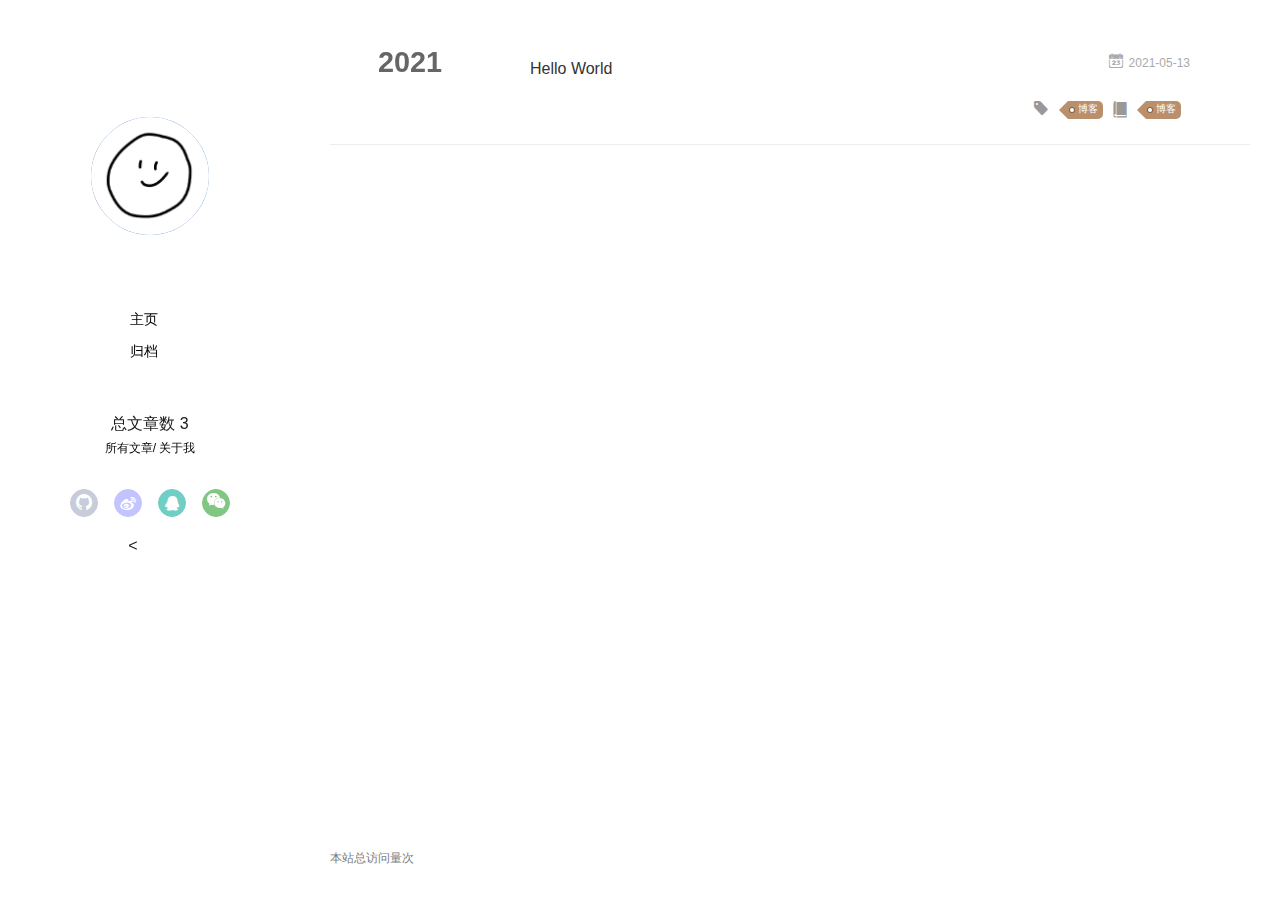
<file: tags/博客/index.html>
<!DOCTYPE html>
<html>
<head>
  <meta charset="utf-8">
  
  <meta name="renderer" content="webkit">
  <meta http-equiv="X-UA-Compatible" content="IE=edge" >
  <link rel="dns-prefetch" href="https://jwlee777.github.io">
  <title>Tag: 博客 | CryStal</title>
  <meta name="viewport" content="width=device-width, initial-scale=1, maximum-scale=1">
  <meta name="description" content="JwLee&#39;s Blog">
<meta property="og:type" content="website">
<meta property="og:title" content="CryStal">
<meta property="og:url" content="https://jwlee777.github.io/tags/%E5%8D%9A%E5%AE%A2/index.html">
<meta property="og:site_name" content="CryStal">
<meta property="og:description" content="JwLee&#39;s Blog">
<meta property="og:locale" content="zh_CN">
<meta property="article:author" content="JwLee">
<meta property="article:tag" content="java,python,程序员，生活">
<meta name="twitter:card" content="summary">
  
    <link rel="alternative" href="/atom.xml" title="CryStal" type="application/atom+xml">
  
  
    <link rel="icon" href="/assets/img/head.jpg">
  
  <link rel="stylesheet" type="text/css" href="/./main.0cf68a.css">
  <style type="text/css">
  
    #container.show {
      background: linear-gradient(200deg,#a0cfe4,#e8c37e);
    }
  </style>
  

  

<meta name="generator" content="Hexo 5.4.0"></head>

<body>
  <div id="container" q-class="show:isCtnShow">
    <canvas id="anm-canvas" class="anm-canvas"></canvas>
    <div class="left-col" q-class="show:isShow">
      
<!--<div class="overlay" style="background: #4d4d4d"></div>-->
<div class="overlay" ></div>
<div class="intrude-less">
	<header id="header" class="inner">
		<a href="/" class="profilepic">
			<img src="/assets/img/head.jpg" class="js-avatar">
		</a>
		<hgroup>
		  <h1 class="header-author"><a href="/"></a></h1>
		</hgroup>
		

		<nav class="header-menu">
			<ul>
			
				<li><a href="/">主页</a></li>
	        
				<li><a href="/archives/index.html">归档</a></li>
	        
			</ul>
		</nav>
		<nav>
			总文章数 3
		</nav>
		<nav class="header-smart-menu">
    		
    			
    			<a q-on="click: openSlider(e, 'innerArchive')" href="javascript:void(0)">所有文章</a>
    			
            
    			
    			<a q-on="click: openSlider(e, 'aboutme')" href="javascript:void(0)">关于我</a>
    			
            
		</nav>
		<nav class="header-nav">
			<div class="social">
				
					<a class="github" target="_blank" href="https://github.com/JwLee777" title="github"><i class="icon-github"></i></a>
		        
					<a class="weibo" target="_blank" href="https://weibo.com/u/3223713651?is_all=1" title="weibo"><i class="icon-weibo"></i></a>
		        
					<a class="qq" target="_blank" href="/assets/img/qq.png" title="qq"><i class="icon-qq"></i></a>
		        
					<a class="weixin" target="_blank" href="/assets/img/wechat.jpg" title="weixin"><i class="icon-weixin"></i></a>
		        
			</div>
		<!-- 网易云音乐插件 -->
		
				<div style="position:absolute; bottom:120px left:auto; width:85%">
					<<iframe frameborder="no" border="0" marginwidth="0" marginheight="0" width=298 height=52 src="//music.163.com/outchain/player?type=2&id=1396141677&auto=0&height=32"></iframe></iframe>
				</div>
		
		</nav>
	</header>		
</div>

    </div>
    <div class="mid-col" q-class="show:isShow,hide:isShow|isFalse">
      
<nav id="mobile-nav">
  	<div class="overlay js-overlay" style="background: #4d4d4d"></div>
	<div class="btnctn js-mobile-btnctn">
  		<div class="slider-trigger list" q-on="click: openSlider(e)"><i class="icon icon-sort"></i></div>
	</div>
	<div class="intrude-less">
		<header id="header" class="inner">
			<div class="profilepic">
				<img src="/assets/img/head.jpg" class="js-avatar">
			</div>
			<hgroup>
			  <h1 class="header-author js-header-author"></h1>
			</hgroup>
			
			
			
				
			
				
			
			
			
			<nav class="header-nav">
				<div class="social">
					
						<a class="github" target="_blank" href="https://github.com/JwLee777" title="github"><i class="icon-github"></i></a>
			        
						<a class="weibo" target="_blank" href="https://weibo.com/u/3223713651?is_all=1" title="weibo"><i class="icon-weibo"></i></a>
			        
						<a class="qq" target="_blank" href="/assets/img/qq.png" title="qq"><i class="icon-qq"></i></a>
			        
						<a class="weixin" target="_blank" href="/assets/img/wechat.jpg" title="weixin"><i class="icon-weixin"></i></a>
			        
				</div>
			</nav>

			<nav class="header-menu js-header-menu">
				<ul style="width: 50%">
				
				
					<li style="width: 50%"><a href="/">主页</a></li>
		        
					<li style="width: 50%"><a href="/archives/index.html">归档</a></li>
		        
				</ul>
			</nav>
		</header>				
	</div>
	<div class="mobile-mask" style="display:none" q-show="isShow"></div>
</nav>

      <div id="wrapper" class="body-wrap">
        <div class="menu-l">
          <div class="canvas-wrap">
            <canvas data-colors="#eaeaea" data-sectionHeight="100" data-contentId="js-content" id="myCanvas1" class="anm-canvas"></canvas>
          </div>
          <div id="js-content" class="content-ll">
            
  
  
    
    
      
      
      <section class="archives-wrap">
        <div class="archive-year-wrap">
          <a href="/archives/2021" class="archive-year">2021</a>
        </div>
        <div class="archives">
    
    <article class="archive-article archive-type-post">
  <div class="archive-article-inner">
    <header class="archive-article-header">
      	<div class="article-meta">
	      	<a href="/2021/05/13/hello-world/" class="archive-article-date">
  	<time datetime="2021-05-13T14:07:15.000Z" itemprop="datePublished"><i class="icon-calendar icon"></i>2021-05-13</time>
</a>
        </div>
    	 
  
    <h1 itemprop="name">
      <a class="archive-article-title" href="/2021/05/13/hello-world/">Hello World</a>
    </h1>
  

        <div class="article-info info-on-right">
          
	<div class="article-tag tagcloud">
		<i class="icon-price-tags icon"></i>
		<ul class="article-tag-list">
			 
        		<li class="article-tag-list-item">
        			<a href="javascript:void(0)" class="js-tag article-tag-list-link color3">博客</a>
        		</li>
      		
		</ul>
	</div>

          
	<div class="article-category tagcloud">
		<i class="icon-book icon"></i>
		<ul class="article-tag-list">
			 
        		<li class="article-tag-list-item">
        			<a href="/categories/博客//" class="article-tag-list-link color3">博客</a>
        		</li>
      		
		</ul>
	</div>


        </div>
        <div class="clearfix"></div>
    </header>
  </div>
</article>
  
  
    </div></section>
  

    


          </div>
        </div>
      </div>
      <footer id="footer">
  <div class="outer">
    <div id="footer-info">
    	<div class="footer-left">
			<span id="busuanzi_container_site_pv">    本站总访问量<span id="busuanzi_value_site_pv"></span>次</span>
    </div>
  </div>
</footer>

    </div>
    <script>
	var yiliaConfig = {
		mathjax: false,
		isHome: false,
		isPost: false,
		isArchive: false,
		isTag: true,
		isCategory: false,
		open_in_new: false,
		toc_hide_index: true,
		root: "/",
		innerArchive: true,
		showTags: false
	}
</script>

<script>!function(t){function n(e){if(r[e])return r[e].exports;var i=r[e]={exports:{},id:e,loaded:!1};return t[e].call(i.exports,i,i.exports,n),i.loaded=!0,i.exports}var r={};n.m=t,n.c=r,n.p="./",n(0)}([function(t,n,r){r(195),t.exports=r(191)},function(t,n,r){var e=r(3),i=r(52),o=r(27),u=r(28),c=r(53),f="prototype",a=function(t,n,r){var s,l,h,v,p=t&a.F,d=t&a.G,y=t&a.S,g=t&a.P,b=t&a.B,m=d?e:y?e[n]||(e[n]={}):(e[n]||{})[f],x=d?i:i[n]||(i[n]={}),w=x[f]||(x[f]={});d&&(r=n);for(s in r)l=!p&&m&&void 0!==m[s],h=(l?m:r)[s],v=b&&l?c(h,e):g&&"function"==typeof h?c(Function.call,h):h,m&&u(m,s,h,t&a.U),x[s]!=h&&o(x,s,v),g&&w[s]!=h&&(w[s]=h)};e.core=i,a.F=1,a.G=2,a.S=4,a.P=8,a.B=16,a.W=32,a.U=64,a.R=128,t.exports=a},function(t,n,r){var e=r(6);t.exports=function(t){if(!e(t))throw TypeError(t+" is not an object!");return t}},function(t,n){var r=t.exports="undefined"!=typeof window&&window.Math==Math?window:"undefined"!=typeof self&&self.Math==Math?self:Function("return this")();"number"==typeof __g&&(__g=r)},function(t,n){t.exports=function(t){try{return!!t()}catch(t){return!0}}},function(t,n){var r=t.exports="undefined"!=typeof window&&window.Math==Math?window:"undefined"!=typeof self&&self.Math==Math?self:Function("return this")();"number"==typeof __g&&(__g=r)},function(t,n){t.exports=function(t){return"object"==typeof t?null!==t:"function"==typeof t}},function(t,n,r){var e=r(126)("wks"),i=r(76),o=r(3).Symbol,u="function"==typeof o;(t.exports=function(t){return e[t]||(e[t]=u&&o[t]||(u?o:i)("Symbol."+t))}).store=e},function(t,n){var r={}.hasOwnProperty;t.exports=function(t,n){return r.call(t,n)}},function(t,n,r){var e=r(94),i=r(33);t.exports=function(t){return e(i(t))}},function(t,n,r){t.exports=!r(4)(function(){return 7!=Object.defineProperty({},"a",{get:function(){return 7}}).a})},function(t,n,r){var e=r(2),i=r(167),o=r(50),u=Object.defineProperty;n.f=r(10)?Object.defineProperty:function(t,n,r){if(e(t),n=o(n,!0),e(r),i)try{return u(t,n,r)}catch(t){}if("get"in r||"set"in r)throw TypeError("Accessors not supported!");return"value"in r&&(t[n]=r.value),t}},function(t,n,r){t.exports=!r(18)(function(){return 7!=Object.defineProperty({},"a",{get:function(){return 7}}).a})},function(t,n,r){var e=r(14),i=r(22);t.exports=r(12)?function(t,n,r){return e.f(t,n,i(1,r))}:function(t,n,r){return t[n]=r,t}},function(t,n,r){var e=r(20),i=r(58),o=r(42),u=Object.defineProperty;n.f=r(12)?Object.defineProperty:function(t,n,r){if(e(t),n=o(n,!0),e(r),i)try{return u(t,n,r)}catch(t){}if("get"in r||"set"in r)throw TypeError("Accessors not supported!");return"value"in r&&(t[n]=r.value),t}},function(t,n,r){var e=r(40)("wks"),i=r(23),o=r(5).Symbol,u="function"==typeof o;(t.exports=function(t){return e[t]||(e[t]=u&&o[t]||(u?o:i)("Symbol."+t))}).store=e},function(t,n,r){var e=r(67),i=Math.min;t.exports=function(t){return t>0?i(e(t),9007199254740991):0}},function(t,n,r){var e=r(46);t.exports=function(t){return Object(e(t))}},function(t,n){t.exports=function(t){try{return!!t()}catch(t){return!0}}},function(t,n,r){var e=r(63),i=r(34);t.exports=Object.keys||function(t){return e(t,i)}},function(t,n,r){var e=r(21);t.exports=function(t){if(!e(t))throw TypeError(t+" is not an object!");return t}},function(t,n){t.exports=function(t){return"object"==typeof t?null!==t:"function"==typeof t}},function(t,n){t.exports=function(t,n){return{enumerable:!(1&t),configurable:!(2&t),writable:!(4&t),value:n}}},function(t,n){var r=0,e=Math.random();t.exports=function(t){return"Symbol(".concat(void 0===t?"":t,")_",(++r+e).toString(36))}},function(t,n){var r={}.hasOwnProperty;t.exports=function(t,n){return r.call(t,n)}},function(t,n){var r=t.exports={version:"2.4.0"};"number"==typeof __e&&(__e=r)},function(t,n){t.exports=function(t){if("function"!=typeof t)throw TypeError(t+" is not a function!");return t}},function(t,n,r){var e=r(11),i=r(66);t.exports=r(10)?function(t,n,r){return e.f(t,n,i(1,r))}:function(t,n,r){return t[n]=r,t}},function(t,n,r){var e=r(3),i=r(27),o=r(24),u=r(76)("src"),c="toString",f=Function[c],a=(""+f).split(c);r(52).inspectSource=function(t){return f.call(t)},(t.exports=function(t,n,r,c){var f="function"==typeof r;f&&(o(r,"name")||i(r,"name",n)),t[n]!==r&&(f&&(o(r,u)||i(r,u,t[n]?""+t[n]:a.join(String(n)))),t===e?t[n]=r:c?t[n]?t[n]=r:i(t,n,r):(delete t[n],i(t,n,r)))})(Function.prototype,c,function(){return"function"==typeof this&&this[u]||f.call(this)})},function(t,n,r){var e=r(1),i=r(4),o=r(46),u=function(t,n,r,e){var i=String(o(t)),u="<"+n;return""!==r&&(u+=" "+r+'="'+String(e).replace(/"/g,"&quot;")+'"'),u+">"+i+"</"+n+">"};t.exports=function(t,n){var r={};r[t]=n(u),e(e.P+e.F*i(function(){var n=""[t]('"');return n!==n.toLowerCase()||n.split('"').length>3}),"String",r)}},function(t,n,r){var e=r(115),i=r(46);t.exports=function(t){return e(i(t))}},function(t,n,r){var e=r(116),i=r(66),o=r(30),u=r(50),c=r(24),f=r(167),a=Object.getOwnPropertyDescriptor;n.f=r(10)?a:function(t,n){if(t=o(t),n=u(n,!0),f)try{return a(t,n)}catch(t){}if(c(t,n))return i(!e.f.call(t,n),t[n])}},function(t,n,r){var e=r(24),i=r(17),o=r(145)("IE_PROTO"),u=Object.prototype;t.exports=Object.getPrototypeOf||function(t){return t=i(t),e(t,o)?t[o]:"function"==typeof t.constructor&&t instanceof t.constructor?t.constructor.prototype:t instanceof Object?u:null}},function(t,n){t.exports=function(t){if(void 0==t)throw TypeError("Can't call method on  "+t);return t}},function(t,n){t.exports="constructor,hasOwnProperty,isPrototypeOf,propertyIsEnumerable,toLocaleString,toString,valueOf".split(",")},function(t,n){t.exports={}},function(t,n){t.exports=!0},function(t,n){n.f={}.propertyIsEnumerable},function(t,n,r){var e=r(14).f,i=r(8),o=r(15)("toStringTag");t.exports=function(t,n,r){t&&!i(t=r?t:t.prototype,o)&&e(t,o,{configurable:!0,value:n})}},function(t,n,r){var e=r(40)("keys"),i=r(23);t.exports=function(t){return e[t]||(e[t]=i(t))}},function(t,n,r){var e=r(5),i="__core-js_shared__",o=e[i]||(e[i]={});t.exports=function(t){return o[t]||(o[t]={})}},function(t,n){var r=Math.ceil,e=Math.floor;t.exports=function(t){return isNaN(t=+t)?0:(t>0?e:r)(t)}},function(t,n,r){var e=r(21);t.exports=function(t,n){if(!e(t))return t;var r,i;if(n&&"function"==typeof(r=t.toString)&&!e(i=r.call(t)))return i;if("function"==typeof(r=t.valueOf)&&!e(i=r.call(t)))return i;if(!n&&"function"==typeof(r=t.toString)&&!e(i=r.call(t)))return i;throw TypeError("Can't convert object to primitive value")}},function(t,n,r){var e=r(5),i=r(25),o=r(36),u=r(44),c=r(14).f;t.exports=function(t){var n=i.Symbol||(i.Symbol=o?{}:e.Symbol||{});"_"==t.charAt(0)||t in n||c(n,t,{value:u.f(t)})}},function(t,n,r){n.f=r(15)},function(t,n){var r={}.toString;t.exports=function(t){return r.call(t).slice(8,-1)}},function(t,n){t.exports=function(t){if(void 0==t)throw TypeError("Can't call method on  "+t);return t}},function(t,n,r){var e=r(4);t.exports=function(t,n){return!!t&&e(function(){n?t.call(null,function(){},1):t.call(null)})}},function(t,n,r){var e=r(53),i=r(115),o=r(17),u=r(16),c=r(203);t.exports=function(t,n){var r=1==t,f=2==t,a=3==t,s=4==t,l=6==t,h=5==t||l,v=n||c;return function(n,c,p){for(var d,y,g=o(n),b=i(g),m=e(c,p,3),x=u(b.length),w=0,S=r?v(n,x):f?v(n,0):void 0;x>w;w++)if((h||w in b)&&(d=b[w],y=m(d,w,g),t))if(r)S[w]=y;else if(y)switch(t){case 3:return!0;case 5:return d;case 6:return w;case 2:S.push(d)}else if(s)return!1;return l?-1:a||s?s:S}}},function(t,n,r){var e=r(1),i=r(52),o=r(4);t.exports=function(t,n){var r=(i.Object||{})[t]||Object[t],u={};u[t]=n(r),e(e.S+e.F*o(function(){r(1)}),"Object",u)}},function(t,n,r){var e=r(6);t.exports=function(t,n){if(!e(t))return t;var r,i;if(n&&"function"==typeof(r=t.toString)&&!e(i=r.call(t)))return i;if("function"==typeof(r=t.valueOf)&&!e(i=r.call(t)))return i;if(!n&&"function"==typeof(r=t.toString)&&!e(i=r.call(t)))return i;throw TypeError("Can't convert object to primitive value")}},function(t,n,r){var e=r(5),i=r(25),o=r(91),u=r(13),c="prototype",f=function(t,n,r){var a,s,l,h=t&f.F,v=t&f.G,p=t&f.S,d=t&f.P,y=t&f.B,g=t&f.W,b=v?i:i[n]||(i[n]={}),m=b[c],x=v?e:p?e[n]:(e[n]||{})[c];v&&(r=n);for(a in r)(s=!h&&x&&void 0!==x[a])&&a in b||(l=s?x[a]:r[a],b[a]=v&&"function"!=typeof x[a]?r[a]:y&&s?o(l,e):g&&x[a]==l?function(t){var n=function(n,r,e){if(this instanceof t){switch(arguments.length){case 0:return new t;case 1:return new t(n);case 2:return new t(n,r)}return new t(n,r,e)}return t.apply(this,arguments)};return n[c]=t[c],n}(l):d&&"function"==typeof l?o(Function.call,l):l,d&&((b.virtual||(b.virtual={}))[a]=l,t&f.R&&m&&!m[a]&&u(m,a,l)))};f.F=1,f.G=2,f.S=4,f.P=8,f.B=16,f.W=32,f.U=64,f.R=128,t.exports=f},function(t,n){var r=t.exports={version:"2.4.0"};"number"==typeof __e&&(__e=r)},function(t,n,r){var e=r(26);t.exports=function(t,n,r){if(e(t),void 0===n)return t;switch(r){case 1:return function(r){return t.call(n,r)};case 2:return function(r,e){return t.call(n,r,e)};case 3:return function(r,e,i){return t.call(n,r,e,i)}}return function(){return t.apply(n,arguments)}}},function(t,n,r){var e=r(183),i=r(1),o=r(126)("metadata"),u=o.store||(o.store=new(r(186))),c=function(t,n,r){var i=u.get(t);if(!i){if(!r)return;u.set(t,i=new e)}var o=i.get(n);if(!o){if(!r)return;i.set(n,o=new e)}return o},f=function(t,n,r){var e=c(n,r,!1);return void 0!==e&&e.has(t)},a=function(t,n,r){var e=c(n,r,!1);return void 0===e?void 0:e.get(t)},s=function(t,n,r,e){c(r,e,!0).set(t,n)},l=function(t,n){var r=c(t,n,!1),e=[];return r&&r.forEach(function(t,n){e.push(n)}),e},h=function(t){return void 0===t||"symbol"==typeof t?t:String(t)},v=function(t){i(i.S,"Reflect",t)};t.exports={store:u,map:c,has:f,get:a,set:s,keys:l,key:h,exp:v}},function(t,n,r){"use strict";if(r(10)){var e=r(69),i=r(3),o=r(4),u=r(1),c=r(127),f=r(152),a=r(53),s=r(68),l=r(66),h=r(27),v=r(73),p=r(67),d=r(16),y=r(75),g=r(50),b=r(24),m=r(180),x=r(114),w=r(6),S=r(17),_=r(137),O=r(70),E=r(32),P=r(71).f,j=r(154),F=r(76),M=r(7),A=r(48),N=r(117),T=r(146),I=r(155),k=r(80),L=r(123),R=r(74),C=r(130),D=r(160),U=r(11),W=r(31),G=U.f,B=W.f,V=i.RangeError,z=i.TypeError,q=i.Uint8Array,K="ArrayBuffer",J="Shared"+K,Y="BYTES_PER_ELEMENT",H="prototype",$=Array[H],X=f.ArrayBuffer,Q=f.DataView,Z=A(0),tt=A(2),nt=A(3),rt=A(4),et=A(5),it=A(6),ot=N(!0),ut=N(!1),ct=I.values,ft=I.keys,at=I.entries,st=$.lastIndexOf,lt=$.reduce,ht=$.reduceRight,vt=$.join,pt=$.sort,dt=$.slice,yt=$.toString,gt=$.toLocaleString,bt=M("iterator"),mt=M("toStringTag"),xt=F("typed_constructor"),wt=F("def_constructor"),St=c.CONSTR,_t=c.TYPED,Ot=c.VIEW,Et="Wrong length!",Pt=A(1,function(t,n){return Tt(T(t,t[wt]),n)}),jt=o(function(){return 1===new q(new Uint16Array([1]).buffer)[0]}),Ft=!!q&&!!q[H].set&&o(function(){new q(1).set({})}),Mt=function(t,n){if(void 0===t)throw z(Et);var r=+t,e=d(t);if(n&&!m(r,e))throw V(Et);return e},At=function(t,n){var r=p(t);if(r<0||r%n)throw V("Wrong offset!");return r},Nt=function(t){if(w(t)&&_t in t)return t;throw z(t+" is not a typed array!")},Tt=function(t,n){if(!(w(t)&&xt in t))throw z("It is not a typed array constructor!");return new t(n)},It=function(t,n){return kt(T(t,t[wt]),n)},kt=function(t,n){for(var r=0,e=n.length,i=Tt(t,e);e>r;)i[r]=n[r++];return i},Lt=function(t,n,r){G(t,n,{get:function(){return this._d[r]}})},Rt=function(t){var n,r,e,i,o,u,c=S(t),f=arguments.length,s=f>1?arguments[1]:void 0,l=void 0!==s,h=j(c);if(void 0!=h&&!_(h)){for(u=h.call(c),e=[],n=0;!(o=u.next()).done;n++)e.push(o.value);c=e}for(l&&f>2&&(s=a(s,arguments[2],2)),n=0,r=d(c.length),i=Tt(this,r);r>n;n++)i[n]=l?s(c[n],n):c[n];return i},Ct=function(){for(var t=0,n=arguments.length,r=Tt(this,n);n>t;)r[t]=arguments[t++];return r},Dt=!!q&&o(function(){gt.call(new q(1))}),Ut=function(){return gt.apply(Dt?dt.call(Nt(this)):Nt(this),arguments)},Wt={copyWithin:function(t,n){return D.call(Nt(this),t,n,arguments.length>2?arguments[2]:void 0)},every:function(t){return rt(Nt(this),t,arguments.length>1?arguments[1]:void 0)},fill:function(t){return C.apply(Nt(this),arguments)},filter:function(t){return It(this,tt(Nt(this),t,arguments.length>1?arguments[1]:void 0))},find:function(t){return et(Nt(this),t,arguments.length>1?arguments[1]:void 0)},findIndex:function(t){return it(Nt(this),t,arguments.length>1?arguments[1]:void 0)},forEach:function(t){Z(Nt(this),t,arguments.length>1?arguments[1]:void 0)},indexOf:function(t){return ut(Nt(this),t,arguments.length>1?arguments[1]:void 0)},includes:function(t){return ot(Nt(this),t,arguments.length>1?arguments[1]:void 0)},join:function(t){return vt.apply(Nt(this),arguments)},lastIndexOf:function(t){return st.apply(Nt(this),arguments)},map:function(t){return Pt(Nt(this),t,arguments.length>1?arguments[1]:void 0)},reduce:function(t){return lt.apply(Nt(this),arguments)},reduceRight:function(t){return ht.apply(Nt(this),arguments)},reverse:function(){for(var t,n=this,r=Nt(n).length,e=Math.floor(r/2),i=0;i<e;)t=n[i],n[i++]=n[--r],n[r]=t;return n},some:function(t){return nt(Nt(this),t,arguments.length>1?arguments[1]:void 0)},sort:function(t){return pt.call(Nt(this),t)},subarray:function(t,n){var r=Nt(this),e=r.length,i=y(t,e);return new(T(r,r[wt]))(r.buffer,r.byteOffset+i*r.BYTES_PER_ELEMENT,d((void 0===n?e:y(n,e))-i))}},Gt=function(t,n){return It(this,dt.call(Nt(this),t,n))},Bt=function(t){Nt(this);var n=At(arguments[1],1),r=this.length,e=S(t),i=d(e.length),o=0;if(i+n>r)throw V(Et);for(;o<i;)this[n+o]=e[o++]},Vt={entries:function(){return at.call(Nt(this))},keys:function(){return ft.call(Nt(this))},values:function(){return ct.call(Nt(this))}},zt=function(t,n){return w(t)&&t[_t]&&"symbol"!=typeof n&&n in t&&String(+n)==String(n)},qt=function(t,n){return zt(t,n=g(n,!0))?l(2,t[n]):B(t,n)},Kt=function(t,n,r){return!(zt(t,n=g(n,!0))&&w(r)&&b(r,"value"))||b(r,"get")||b(r,"set")||r.configurable||b(r,"writable")&&!r.writable||b(r,"enumerable")&&!r.enumerable?G(t,n,r):(t[n]=r.value,t)};St||(W.f=qt,U.f=Kt),u(u.S+u.F*!St,"Object",{getOwnPropertyDescriptor:qt,defineProperty:Kt}),o(function(){yt.call({})})&&(yt=gt=function(){return vt.call(this)});var Jt=v({},Wt);v(Jt,Vt),h(Jt,bt,Vt.values),v(Jt,{slice:Gt,set:Bt,constructor:function(){},toString:yt,toLocaleString:Ut}),Lt(Jt,"buffer","b"),Lt(Jt,"byteOffset","o"),Lt(Jt,"byteLength","l"),Lt(Jt,"length","e"),G(Jt,mt,{get:function(){return this[_t]}}),t.exports=function(t,n,r,f){f=!!f;var a=t+(f?"Clamped":"")+"Array",l="Uint8Array"!=a,v="get"+t,p="set"+t,y=i[a],g=y||{},b=y&&E(y),m=!y||!c.ABV,S={},_=y&&y[H],j=function(t,r){var e=t._d;return e.v[v](r*n+e.o,jt)},F=function(t,r,e){var i=t._d;f&&(e=(e=Math.round(e))<0?0:e>255?255:255&e),i.v[p](r*n+i.o,e,jt)},M=function(t,n){G(t,n,{get:function(){return j(this,n)},set:function(t){return F(this,n,t)},enumerable:!0})};m?(y=r(function(t,r,e,i){s(t,y,a,"_d");var o,u,c,f,l=0,v=0;if(w(r)){if(!(r instanceof X||(f=x(r))==K||f==J))return _t in r?kt(y,r):Rt.call(y,r);o=r,v=At(e,n);var p=r.byteLength;if(void 0===i){if(p%n)throw V(Et);if((u=p-v)<0)throw V(Et)}else if((u=d(i)*n)+v>p)throw V(Et);c=u/n}else c=Mt(r,!0),u=c*n,o=new X(u);for(h(t,"_d",{b:o,o:v,l:u,e:c,v:new Q(o)});l<c;)M(t,l++)}),_=y[H]=O(Jt),h(_,"constructor",y)):L(function(t){new y(null),new y(t)},!0)||(y=r(function(t,r,e,i){s(t,y,a);var o;return w(r)?r instanceof X||(o=x(r))==K||o==J?void 0!==i?new g(r,At(e,n),i):void 0!==e?new g(r,At(e,n)):new g(r):_t in r?kt(y,r):Rt.call(y,r):new g(Mt(r,l))}),Z(b!==Function.prototype?P(g).concat(P(b)):P(g),function(t){t in y||h(y,t,g[t])}),y[H]=_,e||(_.constructor=y));var A=_[bt],N=!!A&&("values"==A.name||void 0==A.name),T=Vt.values;h(y,xt,!0),h(_,_t,a),h(_,Ot,!0),h(_,wt,y),(f?new y(1)[mt]==a:mt in _)||G(_,mt,{get:function(){return a}}),S[a]=y,u(u.G+u.W+u.F*(y!=g),S),u(u.S,a,{BYTES_PER_ELEMENT:n,from:Rt,of:Ct}),Y in _||h(_,Y,n),u(u.P,a,Wt),R(a),u(u.P+u.F*Ft,a,{set:Bt}),u(u.P+u.F*!N,a,Vt),u(u.P+u.F*(_.toString!=yt),a,{toString:yt}),u(u.P+u.F*o(function(){new y(1).slice()}),a,{slice:Gt}),u(u.P+u.F*(o(function(){return[1,2].toLocaleString()!=new y([1,2]).toLocaleString()})||!o(function(){_.toLocaleString.call([1,2])})),a,{toLocaleString:Ut}),k[a]=N?A:T,e||N||h(_,bt,T)}}else t.exports=function(){}},function(t,n){var r={}.toString;t.exports=function(t){return r.call(t).slice(8,-1)}},function(t,n,r){var e=r(21),i=r(5).document,o=e(i)&&e(i.createElement);t.exports=function(t){return o?i.createElement(t):{}}},function(t,n,r){t.exports=!r(12)&&!r(18)(function(){return 7!=Object.defineProperty(r(57)("div"),"a",{get:function(){return 7}}).a})},function(t,n,r){"use strict";var e=r(36),i=r(51),o=r(64),u=r(13),c=r(8),f=r(35),a=r(96),s=r(38),l=r(103),h=r(15)("iterator"),v=!([].keys&&"next"in[].keys()),p="keys",d="values",y=function(){return this};t.exports=function(t,n,r,g,b,m,x){a(r,n,g);var w,S,_,O=function(t){if(!v&&t in F)return F[t];switch(t){case p:case d:return function(){return new r(this,t)}}return function(){return new r(this,t)}},E=n+" Iterator",P=b==d,j=!1,F=t.prototype,M=F[h]||F["@@iterator"]||b&&F[b],A=M||O(b),N=b?P?O("entries"):A:void 0,T="Array"==n?F.entries||M:M;if(T&&(_=l(T.call(new t)))!==Object.prototype&&(s(_,E,!0),e||c(_,h)||u(_,h,y)),P&&M&&M.name!==d&&(j=!0,A=function(){return M.call(this)}),e&&!x||!v&&!j&&F[h]||u(F,h,A),f[n]=A,f[E]=y,b)if(w={values:P?A:O(d),keys:m?A:O(p),entries:N},x)for(S in w)S in F||o(F,S,w[S]);else i(i.P+i.F*(v||j),n,w);return w}},function(t,n,r){var e=r(20),i=r(100),o=r(34),u=r(39)("IE_PROTO"),c=function(){},f="prototype",a=function(){var t,n=r(57)("iframe"),e=o.length;for(n.style.display="none",r(93).appendChild(n),n.src="javascript:",t=n.contentWindow.document,t.open(),t.write("<script>document.F=Object<\/script>"),t.close(),a=t.F;e--;)delete a[f][o[e]];return a()};t.exports=Object.create||function(t,n){var r;return null!==t?(c[f]=e(t),r=new c,c[f]=null,r[u]=t):r=a(),void 0===n?r:i(r,n)}},function(t,n,r){var e=r(63),i=r(34).concat("length","prototype");n.f=Object.getOwnPropertyNames||function(t){return e(t,i)}},function(t,n){n.f=Object.getOwnPropertySymbols},function(t,n,r){var e=r(8),i=r(9),o=r(90)(!1),u=r(39)("IE_PROTO");t.exports=function(t,n){var r,c=i(t),f=0,a=[];for(r in c)r!=u&&e(c,r)&&a.push(r);for(;n.length>f;)e(c,r=n[f++])&&(~o(a,r)||a.push(r));return a}},function(t,n,r){t.exports=r(13)},function(t,n,r){var e=r(76)("meta"),i=r(6),o=r(24),u=r(11).f,c=0,f=Object.isExtensible||function(){return!0},a=!r(4)(function(){return f(Object.preventExtensions({}))}),s=function(t){u(t,e,{value:{i:"O"+ ++c,w:{}}})},l=function(t,n){if(!i(t))return"symbol"==typeof t?t:("string"==typeof t?"S":"P")+t;if(!o(t,e)){if(!f(t))return"F";if(!n)return"E";s(t)}return t[e].i},h=function(t,n){if(!o(t,e)){if(!f(t))return!0;if(!n)return!1;s(t)}return t[e].w},v=function(t){return a&&p.NEED&&f(t)&&!o(t,e)&&s(t),t},p=t.exports={KEY:e,NEED:!1,fastKey:l,getWeak:h,onFreeze:v}},function(t,n){t.exports=function(t,n){return{enumerable:!(1&t),configurable:!(2&t),writable:!(4&t),value:n}}},function(t,n){var r=Math.ceil,e=Math.floor;t.exports=function(t){return isNaN(t=+t)?0:(t>0?e:r)(t)}},function(t,n){t.exports=function(t,n,r,e){if(!(t instanceof n)||void 0!==e&&e in t)throw TypeError(r+": incorrect invocation!");return t}},function(t,n){t.exports=!1},function(t,n,r){var e=r(2),i=r(173),o=r(133),u=r(145)("IE_PROTO"),c=function(){},f="prototype",a=function(){var t,n=r(132)("iframe"),e=o.length;for(n.style.display="none",r(135).appendChild(n),n.src="javascript:",t=n.contentWindow.document,t.open(),t.write("<script>document.F=Object<\/script>"),t.close(),a=t.F;e--;)delete a[f][o[e]];return a()};t.exports=Object.create||function(t,n){var r;return null!==t?(c[f]=e(t),r=new c,c[f]=null,r[u]=t):r=a(),void 0===n?r:i(r,n)}},function(t,n,r){var e=r(175),i=r(133).concat("length","prototype");n.f=Object.getOwnPropertyNames||function(t){return e(t,i)}},function(t,n,r){var e=r(175),i=r(133);t.exports=Object.keys||function(t){return e(t,i)}},function(t,n,r){var e=r(28);t.exports=function(t,n,r){for(var i in n)e(t,i,n[i],r);return t}},function(t,n,r){"use strict";var e=r(3),i=r(11),o=r(10),u=r(7)("species");t.exports=function(t){var n=e[t];o&&n&&!n[u]&&i.f(n,u,{configurable:!0,get:function(){return this}})}},function(t,n,r){var e=r(67),i=Math.max,o=Math.min;t.exports=function(t,n){return t=e(t),t<0?i(t+n,0):o(t,n)}},function(t,n){var r=0,e=Math.random();t.exports=function(t){return"Symbol(".concat(void 0===t?"":t,")_",(++r+e).toString(36))}},function(t,n,r){var e=r(33);t.exports=function(t){return Object(e(t))}},function(t,n,r){var e=r(7)("unscopables"),i=Array.prototype;void 0==i[e]&&r(27)(i,e,{}),t.exports=function(t){i[e][t]=!0}},function(t,n,r){var e=r(53),i=r(169),o=r(137),u=r(2),c=r(16),f=r(154),a={},s={},n=t.exports=function(t,n,r,l,h){var v,p,d,y,g=h?function(){return t}:f(t),b=e(r,l,n?2:1),m=0;if("function"!=typeof g)throw TypeError(t+" is not iterable!");if(o(g)){for(v=c(t.length);v>m;m++)if((y=n?b(u(p=t[m])[0],p[1]):b(t[m]))===a||y===s)return y}else for(d=g.call(t);!(p=d.next()).done;)if((y=i(d,b,p.value,n))===a||y===s)return y};n.BREAK=a,n.RETURN=s},function(t,n){t.exports={}},function(t,n,r){var e=r(11).f,i=r(24),o=r(7)("toStringTag");t.exports=function(t,n,r){t&&!i(t=r?t:t.prototype,o)&&e(t,o,{configurable:!0,value:n})}},function(t,n,r){var e=r(1),i=r(46),o=r(4),u=r(150),c="["+u+"]",f="​",a=RegExp("^"+c+c+"*"),s=RegExp(c+c+"*$"),l=function(t,n,r){var i={},c=o(function(){return!!u[t]()||f[t]()!=f}),a=i[t]=c?n(h):u[t];r&&(i[r]=a),e(e.P+e.F*c,"String",i)},h=l.trim=function(t,n){return t=String(i(t)),1&n&&(t=t.replace(a,"")),2&n&&(t=t.replace(s,"")),t};t.exports=l},function(t,n,r){t.exports={default:r(86),__esModule:!0}},function(t,n,r){t.exports={default:r(87),__esModule:!0}},function(t,n,r){"use strict";function e(t){return t&&t.__esModule?t:{default:t}}n.__esModule=!0;var i=r(84),o=e(i),u=r(83),c=e(u),f="function"==typeof c.default&&"symbol"==typeof o.default?function(t){return typeof t}:function(t){return t&&"function"==typeof c.default&&t.constructor===c.default&&t!==c.default.prototype?"symbol":typeof t};n.default="function"==typeof c.default&&"symbol"===f(o.default)?function(t){return void 0===t?"undefined":f(t)}:function(t){return t&&"function"==typeof c.default&&t.constructor===c.default&&t!==c.default.prototype?"symbol":void 0===t?"undefined":f(t)}},function(t,n,r){r(110),r(108),r(111),r(112),t.exports=r(25).Symbol},function(t,n,r){r(109),r(113),t.exports=r(44).f("iterator")},function(t,n){t.exports=function(t){if("function"!=typeof t)throw TypeError(t+" is not a function!");return t}},function(t,n){t.exports=function(){}},function(t,n,r){var e=r(9),i=r(106),o=r(105);t.exports=function(t){return function(n,r,u){var c,f=e(n),a=i(f.length),s=o(u,a);if(t&&r!=r){for(;a>s;)if((c=f[s++])!=c)return!0}else for(;a>s;s++)if((t||s in f)&&f[s]===r)return t||s||0;return!t&&-1}}},function(t,n,r){var e=r(88);t.exports=function(t,n,r){if(e(t),void 0===n)return t;switch(r){case 1:return function(r){return t.call(n,r)};case 2:return function(r,e){return t.call(n,r,e)};case 3:return function(r,e,i){return t.call(n,r,e,i)}}return function(){return t.apply(n,arguments)}}},function(t,n,r){var e=r(19),i=r(62),o=r(37);t.exports=function(t){var n=e(t),r=i.f;if(r)for(var u,c=r(t),f=o.f,a=0;c.length>a;)f.call(t,u=c[a++])&&n.push(u);return n}},function(t,n,r){t.exports=r(5).document&&document.documentElement},function(t,n,r){var e=r(56);t.exports=Object("z").propertyIsEnumerable(0)?Object:function(t){return"String"==e(t)?t.split(""):Object(t)}},function(t,n,r){var e=r(56);t.exports=Array.isArray||function(t){return"Array"==e(t)}},function(t,n,r){"use strict";var e=r(60),i=r(22),o=r(38),u={};r(13)(u,r(15)("iterator"),function(){return this}),t.exports=function(t,n,r){t.prototype=e(u,{next:i(1,r)}),o(t,n+" Iterator")}},function(t,n){t.exports=function(t,n){return{value:n,done:!!t}}},function(t,n,r){var e=r(19),i=r(9);t.exports=function(t,n){for(var r,o=i(t),u=e(o),c=u.length,f=0;c>f;)if(o[r=u[f++]]===n)return r}},function(t,n,r){var e=r(23)("meta"),i=r(21),o=r(8),u=r(14).f,c=0,f=Object.isExtensible||function(){return!0},a=!r(18)(function(){return f(Object.preventExtensions({}))}),s=function(t){u(t,e,{value:{i:"O"+ ++c,w:{}}})},l=function(t,n){if(!i(t))return"symbol"==typeof t?t:("string"==typeof t?"S":"P")+t;if(!o(t,e)){if(!f(t))return"F";if(!n)return"E";s(t)}return t[e].i},h=function(t,n){if(!o(t,e)){if(!f(t))return!0;if(!n)return!1;s(t)}return t[e].w},v=function(t){return a&&p.NEED&&f(t)&&!o(t,e)&&s(t),t},p=t.exports={KEY:e,NEED:!1,fastKey:l,getWeak:h,onFreeze:v}},function(t,n,r){var e=r(14),i=r(20),o=r(19);t.exports=r(12)?Object.defineProperties:function(t,n){i(t);for(var r,u=o(n),c=u.length,f=0;c>f;)e.f(t,r=u[f++],n[r]);return t}},function(t,n,r){var e=r(37),i=r(22),o=r(9),u=r(42),c=r(8),f=r(58),a=Object.getOwnPropertyDescriptor;n.f=r(12)?a:function(t,n){if(t=o(t),n=u(n,!0),f)try{return a(t,n)}catch(t){}if(c(t,n))return i(!e.f.call(t,n),t[n])}},function(t,n,r){var e=r(9),i=r(61).f,o={}.toString,u="object"==typeof window&&window&&Object.getOwnPropertyNames?Object.getOwnPropertyNames(window):[],c=function(t){try{return i(t)}catch(t){return u.slice()}};t.exports.f=function(t){return u&&"[object Window]"==o.call(t)?c(t):i(e(t))}},function(t,n,r){var e=r(8),i=r(77),o=r(39)("IE_PROTO"),u=Object.prototype;t.exports=Object.getPrototypeOf||function(t){return t=i(t),e(t,o)?t[o]:"function"==typeof t.constructor&&t instanceof t.constructor?t.constructor.prototype:t instanceof Object?u:null}},function(t,n,r){var e=r(41),i=r(33);t.exports=function(t){return function(n,r){var o,u,c=String(i(n)),f=e(r),a=c.length;return f<0||f>=a?t?"":void 0:(o=c.charCodeAt(f),o<55296||o>56319||f+1===a||(u=c.charCodeAt(f+1))<56320||u>57343?t?c.charAt(f):o:t?c.slice(f,f+2):u-56320+(o-55296<<10)+65536)}}},function(t,n,r){var e=r(41),i=Math.max,o=Math.min;t.exports=function(t,n){return t=e(t),t<0?i(t+n,0):o(t,n)}},function(t,n,r){var e=r(41),i=Math.min;t.exports=function(t){return t>0?i(e(t),9007199254740991):0}},function(t,n,r){"use strict";var e=r(89),i=r(97),o=r(35),u=r(9);t.exports=r(59)(Array,"Array",function(t,n){this._t=u(t),this._i=0,this._k=n},function(){var t=this._t,n=this._k,r=this._i++;return!t||r>=t.length?(this._t=void 0,i(1)):"keys"==n?i(0,r):"values"==n?i(0,t[r]):i(0,[r,t[r]])},"values"),o.Arguments=o.Array,e("keys"),e("values"),e("entries")},function(t,n){},function(t,n,r){"use strict";var e=r(104)(!0);r(59)(String,"String",function(t){this._t=String(t),this._i=0},function(){var t,n=this._t,r=this._i;return r>=n.length?{value:void 0,done:!0}:(t=e(n,r),this._i+=t.length,{value:t,done:!1})})},function(t,n,r){"use strict";var e=r(5),i=r(8),o=r(12),u=r(51),c=r(64),f=r(99).KEY,a=r(18),s=r(40),l=r(38),h=r(23),v=r(15),p=r(44),d=r(43),y=r(98),g=r(92),b=r(95),m=r(20),x=r(9),w=r(42),S=r(22),_=r(60),O=r(102),E=r(101),P=r(14),j=r(19),F=E.f,M=P.f,A=O.f,N=e.Symbol,T=e.JSON,I=T&&T.stringify,k="prototype",L=v("_hidden"),R=v("toPrimitive"),C={}.propertyIsEnumerable,D=s("symbol-registry"),U=s("symbols"),W=s("op-symbols"),G=Object[k],B="function"==typeof N,V=e.QObject,z=!V||!V[k]||!V[k].findChild,q=o&&a(function(){return 7!=_(M({},"a",{get:function(){return M(this,"a",{value:7}).a}})).a})?function(t,n,r){var e=F(G,n);e&&delete G[n],M(t,n,r),e&&t!==G&&M(G,n,e)}:M,K=function(t){var n=U[t]=_(N[k]);return n._k=t,n},J=B&&"symbol"==typeof N.iterator?function(t){return"symbol"==typeof t}:function(t){return t instanceof N},Y=function(t,n,r){return t===G&&Y(W,n,r),m(t),n=w(n,!0),m(r),i(U,n)?(r.enumerable?(i(t,L)&&t[L][n]&&(t[L][n]=!1),r=_(r,{enumerable:S(0,!1)})):(i(t,L)||M(t,L,S(1,{})),t[L][n]=!0),q(t,n,r)):M(t,n,r)},H=function(t,n){m(t);for(var r,e=g(n=x(n)),i=0,o=e.length;o>i;)Y(t,r=e[i++],n[r]);return t},$=function(t,n){return void 0===n?_(t):H(_(t),n)},X=function(t){var n=C.call(this,t=w(t,!0));return!(this===G&&i(U,t)&&!i(W,t))&&(!(n||!i(this,t)||!i(U,t)||i(this,L)&&this[L][t])||n)},Q=function(t,n){if(t=x(t),n=w(n,!0),t!==G||!i(U,n)||i(W,n)){var r=F(t,n);return!r||!i(U,n)||i(t,L)&&t[L][n]||(r.enumerable=!0),r}},Z=function(t){for(var n,r=A(x(t)),e=[],o=0;r.length>o;)i(U,n=r[o++])||n==L||n==f||e.push(n);return e},tt=function(t){for(var n,r=t===G,e=A(r?W:x(t)),o=[],u=0;e.length>u;)!i(U,n=e[u++])||r&&!i(G,n)||o.push(U[n]);return o};B||(N=function(){if(this instanceof N)throw TypeError("Symbol is not a constructor!");var t=h(arguments.length>0?arguments[0]:void 0),n=function(r){this===G&&n.call(W,r),i(this,L)&&i(this[L],t)&&(this[L][t]=!1),q(this,t,S(1,r))};return o&&z&&q(G,t,{configurable:!0,set:n}),K(t)},c(N[k],"toString",function(){return this._k}),E.f=Q,P.f=Y,r(61).f=O.f=Z,r(37).f=X,r(62).f=tt,o&&!r(36)&&c(G,"propertyIsEnumerable",X,!0),p.f=function(t){return K(v(t))}),u(u.G+u.W+u.F*!B,{Symbol:N});for(var nt="hasInstance,isConcatSpreadable,iterator,match,replace,search,species,split,toPrimitive,toStringTag,unscopables".split(","),rt=0;nt.length>rt;)v(nt[rt++]);for(var nt=j(v.store),rt=0;nt.length>rt;)d(nt[rt++]);u(u.S+u.F*!B,"Symbol",{for:function(t){return i(D,t+="")?D[t]:D[t]=N(t)},keyFor:function(t){if(J(t))return y(D,t);throw TypeError(t+" is not a symbol!")},useSetter:function(){z=!0},useSimple:function(){z=!1}}),u(u.S+u.F*!B,"Object",{create:$,defineProperty:Y,defineProperties:H,getOwnPropertyDescriptor:Q,getOwnPropertyNames:Z,getOwnPropertySymbols:tt}),T&&u(u.S+u.F*(!B||a(function(){var t=N();return"[null]"!=I([t])||"{}"!=I({a:t})||"{}"!=I(Object(t))})),"JSON",{stringify:function(t){if(void 0!==t&&!J(t)){for(var n,r,e=[t],i=1;arguments.length>i;)e.push(arguments[i++]);return n=e[1],"function"==typeof n&&(r=n),!r&&b(n)||(n=function(t,n){if(r&&(n=r.call(this,t,n)),!J(n))return n}),e[1]=n,I.apply(T,e)}}}),N[k][R]||r(13)(N[k],R,N[k].valueOf),l(N,"Symbol"),l(Math,"Math",!0),l(e.JSON,"JSON",!0)},function(t,n,r){r(43)("asyncIterator")},function(t,n,r){r(43)("observable")},function(t,n,r){r(107);for(var e=r(5),i=r(13),o=r(35),u=r(15)("toStringTag"),c=["NodeList","DOMTokenList","MediaList","StyleSheetList","CSSRuleList"],f=0;f<5;f++){var a=c[f],s=e[a],l=s&&s.prototype;l&&!l[u]&&i(l,u,a),o[a]=o.Array}},function(t,n,r){var e=r(45),i=r(7)("toStringTag"),o="Arguments"==e(function(){return arguments}()),u=function(t,n){try{return t[n]}catch(t){}};t.exports=function(t){var n,r,c;return void 0===t?"Undefined":null===t?"Null":"string"==typeof(r=u(n=Object(t),i))?r:o?e(n):"Object"==(c=e(n))&&"function"==typeof n.callee?"Arguments":c}},function(t,n,r){var e=r(45);t.exports=Object("z").propertyIsEnumerable(0)?Object:function(t){return"String"==e(t)?t.split(""):Object(t)}},function(t,n){n.f={}.propertyIsEnumerable},function(t,n,r){var e=r(30),i=r(16),o=r(75);t.exports=function(t){return function(n,r,u){var c,f=e(n),a=i(f.length),s=o(u,a);if(t&&r!=r){for(;a>s;)if((c=f[s++])!=c)return!0}else for(;a>s;s++)if((t||s in f)&&f[s]===r)return t||s||0;return!t&&-1}}},function(t,n,r){"use strict";var e=r(3),i=r(1),o=r(28),u=r(73),c=r(65),f=r(79),a=r(68),s=r(6),l=r(4),h=r(123),v=r(81),p=r(136);t.exports=function(t,n,r,d,y,g){var b=e[t],m=b,x=y?"set":"add",w=m&&m.prototype,S={},_=function(t){var n=w[t];o(w,t,"delete"==t?function(t){return!(g&&!s(t))&&n.call(this,0===t?0:t)}:"has"==t?function(t){return!(g&&!s(t))&&n.call(this,0===t?0:t)}:"get"==t?function(t){return g&&!s(t)?void 0:n.call(this,0===t?0:t)}:"add"==t?function(t){return n.call(this,0===t?0:t),this}:function(t,r){return n.call(this,0===t?0:t,r),this})};if("function"==typeof m&&(g||w.forEach&&!l(function(){(new m).entries().next()}))){var O=new m,E=O[x](g?{}:-0,1)!=O,P=l(function(){O.has(1)}),j=h(function(t){new m(t)}),F=!g&&l(function(){for(var t=new m,n=5;n--;)t[x](n,n);return!t.has(-0)});j||(m=n(function(n,r){a(n,m,t);var e=p(new b,n,m);return void 0!=r&&f(r,y,e[x],e),e}),m.prototype=w,w.constructor=m),(P||F)&&(_("delete"),_("has"),y&&_("get")),(F||E)&&_(x),g&&w.clear&&delete w.clear}else m=d.getConstructor(n,t,y,x),u(m.prototype,r),c.NEED=!0;return v(m,t),S[t]=m,i(i.G+i.W+i.F*(m!=b),S),g||d.setStrong(m,t,y),m}},function(t,n,r){"use strict";var e=r(27),i=r(28),o=r(4),u=r(46),c=r(7);t.exports=function(t,n,r){var f=c(t),a=r(u,f,""[t]),s=a[0],l=a[1];o(function(){var n={};return n[f]=function(){return 7},7!=""[t](n)})&&(i(String.prototype,t,s),e(RegExp.prototype,f,2==n?function(t,n){return l.call(t,this,n)}:function(t){return l.call(t,this)}))}
},function(t,n,r){"use strict";var e=r(2);t.exports=function(){var t=e(this),n="";return t.global&&(n+="g"),t.ignoreCase&&(n+="i"),t.multiline&&(n+="m"),t.unicode&&(n+="u"),t.sticky&&(n+="y"),n}},function(t,n){t.exports=function(t,n,r){var e=void 0===r;switch(n.length){case 0:return e?t():t.call(r);case 1:return e?t(n[0]):t.call(r,n[0]);case 2:return e?t(n[0],n[1]):t.call(r,n[0],n[1]);case 3:return e?t(n[0],n[1],n[2]):t.call(r,n[0],n[1],n[2]);case 4:return e?t(n[0],n[1],n[2],n[3]):t.call(r,n[0],n[1],n[2],n[3])}return t.apply(r,n)}},function(t,n,r){var e=r(6),i=r(45),o=r(7)("match");t.exports=function(t){var n;return e(t)&&(void 0!==(n=t[o])?!!n:"RegExp"==i(t))}},function(t,n,r){var e=r(7)("iterator"),i=!1;try{var o=[7][e]();o.return=function(){i=!0},Array.from(o,function(){throw 2})}catch(t){}t.exports=function(t,n){if(!n&&!i)return!1;var r=!1;try{var o=[7],u=o[e]();u.next=function(){return{done:r=!0}},o[e]=function(){return u},t(o)}catch(t){}return r}},function(t,n,r){t.exports=r(69)||!r(4)(function(){var t=Math.random();__defineSetter__.call(null,t,function(){}),delete r(3)[t]})},function(t,n){n.f=Object.getOwnPropertySymbols},function(t,n,r){var e=r(3),i="__core-js_shared__",o=e[i]||(e[i]={});t.exports=function(t){return o[t]||(o[t]={})}},function(t,n,r){for(var e,i=r(3),o=r(27),u=r(76),c=u("typed_array"),f=u("view"),a=!(!i.ArrayBuffer||!i.DataView),s=a,l=0,h="Int8Array,Uint8Array,Uint8ClampedArray,Int16Array,Uint16Array,Int32Array,Uint32Array,Float32Array,Float64Array".split(",");l<9;)(e=i[h[l++]])?(o(e.prototype,c,!0),o(e.prototype,f,!0)):s=!1;t.exports={ABV:a,CONSTR:s,TYPED:c,VIEW:f}},function(t,n){"use strict";var r={versions:function(){var t=window.navigator.userAgent;return{trident:t.indexOf("Trident")>-1,presto:t.indexOf("Presto")>-1,webKit:t.indexOf("AppleWebKit")>-1,gecko:t.indexOf("Gecko")>-1&&-1==t.indexOf("KHTML"),mobile:!!t.match(/AppleWebKit.*Mobile.*/),ios:!!t.match(/\(i[^;]+;( U;)? CPU.+Mac OS X/),android:t.indexOf("Android")>-1||t.indexOf("Linux")>-1,iPhone:t.indexOf("iPhone")>-1||t.indexOf("Mac")>-1,iPad:t.indexOf("iPad")>-1,webApp:-1==t.indexOf("Safari"),weixin:-1==t.indexOf("MicroMessenger")}}()};t.exports=r},function(t,n,r){"use strict";var e=r(85),i=function(t){return t&&t.__esModule?t:{default:t}}(e),o=function(){function t(t,n,e){return n||e?String.fromCharCode(n||e):r[t]||t}function n(t){return e[t]}var r={"&quot;":'"',"&lt;":"<","&gt;":">","&amp;":"&","&nbsp;":" "},e={};for(var u in r)e[r[u]]=u;return r["&apos;"]="'",e["'"]="&#39;",{encode:function(t){return t?(""+t).replace(/['<> "&]/g,n).replace(/\r?\n/g,"<br/>").replace(/\s/g,"&nbsp;"):""},decode:function(n){return n?(""+n).replace(/<br\s*\/?>/gi,"\n").replace(/&quot;|&lt;|&gt;|&amp;|&nbsp;|&apos;|&#(\d+);|&#(\d+)/g,t).replace(/\u00a0/g," "):""},encodeBase16:function(t){if(!t)return t;t+="";for(var n=[],r=0,e=t.length;e>r;r++)n.push(t.charCodeAt(r).toString(16).toUpperCase());return n.join("")},encodeBase16forJSON:function(t){if(!t)return t;t=t.replace(/[\u4E00-\u9FBF]/gi,function(t){return escape(t).replace("%u","\\u")});for(var n=[],r=0,e=t.length;e>r;r++)n.push(t.charCodeAt(r).toString(16).toUpperCase());return n.join("")},decodeBase16:function(t){if(!t)return t;t+="";for(var n=[],r=0,e=t.length;e>r;r+=2)n.push(String.fromCharCode("0x"+t.slice(r,r+2)));return n.join("")},encodeObject:function(t){if(t instanceof Array)for(var n=0,r=t.length;r>n;n++)t[n]=o.encodeObject(t[n]);else if("object"==(void 0===t?"undefined":(0,i.default)(t)))for(var e in t)t[e]=o.encodeObject(t[e]);else if("string"==typeof t)return o.encode(t);return t},loadScript:function(t){var n=document.createElement("script");document.getElementsByTagName("body")[0].appendChild(n),n.setAttribute("src",t)},addLoadEvent:function(t){var n=window.onload;"function"!=typeof window.onload?window.onload=t:window.onload=function(){n(),t()}}}}();t.exports=o},function(t,n,r){"use strict";var e=r(17),i=r(75),o=r(16);t.exports=function(t){for(var n=e(this),r=o(n.length),u=arguments.length,c=i(u>1?arguments[1]:void 0,r),f=u>2?arguments[2]:void 0,a=void 0===f?r:i(f,r);a>c;)n[c++]=t;return n}},function(t,n,r){"use strict";var e=r(11),i=r(66);t.exports=function(t,n,r){n in t?e.f(t,n,i(0,r)):t[n]=r}},function(t,n,r){var e=r(6),i=r(3).document,o=e(i)&&e(i.createElement);t.exports=function(t){return o?i.createElement(t):{}}},function(t,n){t.exports="constructor,hasOwnProperty,isPrototypeOf,propertyIsEnumerable,toLocaleString,toString,valueOf".split(",")},function(t,n,r){var e=r(7)("match");t.exports=function(t){var n=/./;try{"/./"[t](n)}catch(r){try{return n[e]=!1,!"/./"[t](n)}catch(t){}}return!0}},function(t,n,r){t.exports=r(3).document&&document.documentElement},function(t,n,r){var e=r(6),i=r(144).set;t.exports=function(t,n,r){var o,u=n.constructor;return u!==r&&"function"==typeof u&&(o=u.prototype)!==r.prototype&&e(o)&&i&&i(t,o),t}},function(t,n,r){var e=r(80),i=r(7)("iterator"),o=Array.prototype;t.exports=function(t){return void 0!==t&&(e.Array===t||o[i]===t)}},function(t,n,r){var e=r(45);t.exports=Array.isArray||function(t){return"Array"==e(t)}},function(t,n,r){"use strict";var e=r(70),i=r(66),o=r(81),u={};r(27)(u,r(7)("iterator"),function(){return this}),t.exports=function(t,n,r){t.prototype=e(u,{next:i(1,r)}),o(t,n+" Iterator")}},function(t,n,r){"use strict";var e=r(69),i=r(1),o=r(28),u=r(27),c=r(24),f=r(80),a=r(139),s=r(81),l=r(32),h=r(7)("iterator"),v=!([].keys&&"next"in[].keys()),p="keys",d="values",y=function(){return this};t.exports=function(t,n,r,g,b,m,x){a(r,n,g);var w,S,_,O=function(t){if(!v&&t in F)return F[t];switch(t){case p:case d:return function(){return new r(this,t)}}return function(){return new r(this,t)}},E=n+" Iterator",P=b==d,j=!1,F=t.prototype,M=F[h]||F["@@iterator"]||b&&F[b],A=M||O(b),N=b?P?O("entries"):A:void 0,T="Array"==n?F.entries||M:M;if(T&&(_=l(T.call(new t)))!==Object.prototype&&(s(_,E,!0),e||c(_,h)||u(_,h,y)),P&&M&&M.name!==d&&(j=!0,A=function(){return M.call(this)}),e&&!x||!v&&!j&&F[h]||u(F,h,A),f[n]=A,f[E]=y,b)if(w={values:P?A:O(d),keys:m?A:O(p),entries:N},x)for(S in w)S in F||o(F,S,w[S]);else i(i.P+i.F*(v||j),n,w);return w}},function(t,n){var r=Math.expm1;t.exports=!r||r(10)>22025.465794806718||r(10)<22025.465794806718||-2e-17!=r(-2e-17)?function(t){return 0==(t=+t)?t:t>-1e-6&&t<1e-6?t+t*t/2:Math.exp(t)-1}:r},function(t,n){t.exports=Math.sign||function(t){return 0==(t=+t)||t!=t?t:t<0?-1:1}},function(t,n,r){var e=r(3),i=r(151).set,o=e.MutationObserver||e.WebKitMutationObserver,u=e.process,c=e.Promise,f="process"==r(45)(u);t.exports=function(){var t,n,r,a=function(){var e,i;for(f&&(e=u.domain)&&e.exit();t;){i=t.fn,t=t.next;try{i()}catch(e){throw t?r():n=void 0,e}}n=void 0,e&&e.enter()};if(f)r=function(){u.nextTick(a)};else if(o){var s=!0,l=document.createTextNode("");new o(a).observe(l,{characterData:!0}),r=function(){l.data=s=!s}}else if(c&&c.resolve){var h=c.resolve();r=function(){h.then(a)}}else r=function(){i.call(e,a)};return function(e){var i={fn:e,next:void 0};n&&(n.next=i),t||(t=i,r()),n=i}}},function(t,n,r){var e=r(6),i=r(2),o=function(t,n){if(i(t),!e(n)&&null!==n)throw TypeError(n+": can't set as prototype!")};t.exports={set:Object.setPrototypeOf||("__proto__"in{}?function(t,n,e){try{e=r(53)(Function.call,r(31).f(Object.prototype,"__proto__").set,2),e(t,[]),n=!(t instanceof Array)}catch(t){n=!0}return function(t,r){return o(t,r),n?t.__proto__=r:e(t,r),t}}({},!1):void 0),check:o}},function(t,n,r){var e=r(126)("keys"),i=r(76);t.exports=function(t){return e[t]||(e[t]=i(t))}},function(t,n,r){var e=r(2),i=r(26),o=r(7)("species");t.exports=function(t,n){var r,u=e(t).constructor;return void 0===u||void 0==(r=e(u)[o])?n:i(r)}},function(t,n,r){var e=r(67),i=r(46);t.exports=function(t){return function(n,r){var o,u,c=String(i(n)),f=e(r),a=c.length;return f<0||f>=a?t?"":void 0:(o=c.charCodeAt(f),o<55296||o>56319||f+1===a||(u=c.charCodeAt(f+1))<56320||u>57343?t?c.charAt(f):o:t?c.slice(f,f+2):u-56320+(o-55296<<10)+65536)}}},function(t,n,r){var e=r(122),i=r(46);t.exports=function(t,n,r){if(e(n))throw TypeError("String#"+r+" doesn't accept regex!");return String(i(t))}},function(t,n,r){"use strict";var e=r(67),i=r(46);t.exports=function(t){var n=String(i(this)),r="",o=e(t);if(o<0||o==1/0)throw RangeError("Count can't be negative");for(;o>0;(o>>>=1)&&(n+=n))1&o&&(r+=n);return r}},function(t,n){t.exports="\t\n\v\f\r   ᠎             　\u2028\u2029\ufeff"},function(t,n,r){var e,i,o,u=r(53),c=r(121),f=r(135),a=r(132),s=r(3),l=s.process,h=s.setImmediate,v=s.clearImmediate,p=s.MessageChannel,d=0,y={},g="onreadystatechange",b=function(){var t=+this;if(y.hasOwnProperty(t)){var n=y[t];delete y[t],n()}},m=function(t){b.call(t.data)};h&&v||(h=function(t){for(var n=[],r=1;arguments.length>r;)n.push(arguments[r++]);return y[++d]=function(){c("function"==typeof t?t:Function(t),n)},e(d),d},v=function(t){delete y[t]},"process"==r(45)(l)?e=function(t){l.nextTick(u(b,t,1))}:p?(i=new p,o=i.port2,i.port1.onmessage=m,e=u(o.postMessage,o,1)):s.addEventListener&&"function"==typeof postMessage&&!s.importScripts?(e=function(t){s.postMessage(t+"","*")},s.addEventListener("message",m,!1)):e=g in a("script")?function(t){f.appendChild(a("script"))[g]=function(){f.removeChild(this),b.call(t)}}:function(t){setTimeout(u(b,t,1),0)}),t.exports={set:h,clear:v}},function(t,n,r){"use strict";var e=r(3),i=r(10),o=r(69),u=r(127),c=r(27),f=r(73),a=r(4),s=r(68),l=r(67),h=r(16),v=r(71).f,p=r(11).f,d=r(130),y=r(81),g="ArrayBuffer",b="DataView",m="prototype",x="Wrong length!",w="Wrong index!",S=e[g],_=e[b],O=e.Math,E=e.RangeError,P=e.Infinity,j=S,F=O.abs,M=O.pow,A=O.floor,N=O.log,T=O.LN2,I="buffer",k="byteLength",L="byteOffset",R=i?"_b":I,C=i?"_l":k,D=i?"_o":L,U=function(t,n,r){var e,i,o,u=Array(r),c=8*r-n-1,f=(1<<c)-1,a=f>>1,s=23===n?M(2,-24)-M(2,-77):0,l=0,h=t<0||0===t&&1/t<0?1:0;for(t=F(t),t!=t||t===P?(i=t!=t?1:0,e=f):(e=A(N(t)/T),t*(o=M(2,-e))<1&&(e--,o*=2),t+=e+a>=1?s/o:s*M(2,1-a),t*o>=2&&(e++,o/=2),e+a>=f?(i=0,e=f):e+a>=1?(i=(t*o-1)*M(2,n),e+=a):(i=t*M(2,a-1)*M(2,n),e=0));n>=8;u[l++]=255&i,i/=256,n-=8);for(e=e<<n|i,c+=n;c>0;u[l++]=255&e,e/=256,c-=8);return u[--l]|=128*h,u},W=function(t,n,r){var e,i=8*r-n-1,o=(1<<i)-1,u=o>>1,c=i-7,f=r-1,a=t[f--],s=127&a;for(a>>=7;c>0;s=256*s+t[f],f--,c-=8);for(e=s&(1<<-c)-1,s>>=-c,c+=n;c>0;e=256*e+t[f],f--,c-=8);if(0===s)s=1-u;else{if(s===o)return e?NaN:a?-P:P;e+=M(2,n),s-=u}return(a?-1:1)*e*M(2,s-n)},G=function(t){return t[3]<<24|t[2]<<16|t[1]<<8|t[0]},B=function(t){return[255&t]},V=function(t){return[255&t,t>>8&255]},z=function(t){return[255&t,t>>8&255,t>>16&255,t>>24&255]},q=function(t){return U(t,52,8)},K=function(t){return U(t,23,4)},J=function(t,n,r){p(t[m],n,{get:function(){return this[r]}})},Y=function(t,n,r,e){var i=+r,o=l(i);if(i!=o||o<0||o+n>t[C])throw E(w);var u=t[R]._b,c=o+t[D],f=u.slice(c,c+n);return e?f:f.reverse()},H=function(t,n,r,e,i,o){var u=+r,c=l(u);if(u!=c||c<0||c+n>t[C])throw E(w);for(var f=t[R]._b,a=c+t[D],s=e(+i),h=0;h<n;h++)f[a+h]=s[o?h:n-h-1]},$=function(t,n){s(t,S,g);var r=+n,e=h(r);if(r!=e)throw E(x);return e};if(u.ABV){if(!a(function(){new S})||!a(function(){new S(.5)})){S=function(t){return new j($(this,t))};for(var X,Q=S[m]=j[m],Z=v(j),tt=0;Z.length>tt;)(X=Z[tt++])in S||c(S,X,j[X]);o||(Q.constructor=S)}var nt=new _(new S(2)),rt=_[m].setInt8;nt.setInt8(0,2147483648),nt.setInt8(1,2147483649),!nt.getInt8(0)&&nt.getInt8(1)||f(_[m],{setInt8:function(t,n){rt.call(this,t,n<<24>>24)},setUint8:function(t,n){rt.call(this,t,n<<24>>24)}},!0)}else S=function(t){var n=$(this,t);this._b=d.call(Array(n),0),this[C]=n},_=function(t,n,r){s(this,_,b),s(t,S,b);var e=t[C],i=l(n);if(i<0||i>e)throw E("Wrong offset!");if(r=void 0===r?e-i:h(r),i+r>e)throw E(x);this[R]=t,this[D]=i,this[C]=r},i&&(J(S,k,"_l"),J(_,I,"_b"),J(_,k,"_l"),J(_,L,"_o")),f(_[m],{getInt8:function(t){return Y(this,1,t)[0]<<24>>24},getUint8:function(t){return Y(this,1,t)[0]},getInt16:function(t){var n=Y(this,2,t,arguments[1]);return(n[1]<<8|n[0])<<16>>16},getUint16:function(t){var n=Y(this,2,t,arguments[1]);return n[1]<<8|n[0]},getInt32:function(t){return G(Y(this,4,t,arguments[1]))},getUint32:function(t){return G(Y(this,4,t,arguments[1]))>>>0},getFloat32:function(t){return W(Y(this,4,t,arguments[1]),23,4)},getFloat64:function(t){return W(Y(this,8,t,arguments[1]),52,8)},setInt8:function(t,n){H(this,1,t,B,n)},setUint8:function(t,n){H(this,1,t,B,n)},setInt16:function(t,n){H(this,2,t,V,n,arguments[2])},setUint16:function(t,n){H(this,2,t,V,n,arguments[2])},setInt32:function(t,n){H(this,4,t,z,n,arguments[2])},setUint32:function(t,n){H(this,4,t,z,n,arguments[2])},setFloat32:function(t,n){H(this,4,t,K,n,arguments[2])},setFloat64:function(t,n){H(this,8,t,q,n,arguments[2])}});y(S,g),y(_,b),c(_[m],u.VIEW,!0),n[g]=S,n[b]=_},function(t,n,r){var e=r(3),i=r(52),o=r(69),u=r(182),c=r(11).f;t.exports=function(t){var n=i.Symbol||(i.Symbol=o?{}:e.Symbol||{});"_"==t.charAt(0)||t in n||c(n,t,{value:u.f(t)})}},function(t,n,r){var e=r(114),i=r(7)("iterator"),o=r(80);t.exports=r(52).getIteratorMethod=function(t){if(void 0!=t)return t[i]||t["@@iterator"]||o[e(t)]}},function(t,n,r){"use strict";var e=r(78),i=r(170),o=r(80),u=r(30);t.exports=r(140)(Array,"Array",function(t,n){this._t=u(t),this._i=0,this._k=n},function(){var t=this._t,n=this._k,r=this._i++;return!t||r>=t.length?(this._t=void 0,i(1)):"keys"==n?i(0,r):"values"==n?i(0,t[r]):i(0,[r,t[r]])},"values"),o.Arguments=o.Array,e("keys"),e("values"),e("entries")},function(t,n){function r(t,n){t.classList?t.classList.add(n):t.className+=" "+n}t.exports=r},function(t,n){function r(t,n){if(t.classList)t.classList.remove(n);else{var r=new RegExp("(^|\\b)"+n.split(" ").join("|")+"(\\b|$)","gi");t.className=t.className.replace(r," ")}}t.exports=r},function(t,n){function r(){throw new Error("setTimeout has not been defined")}function e(){throw new Error("clearTimeout has not been defined")}function i(t){if(s===setTimeout)return setTimeout(t,0);if((s===r||!s)&&setTimeout)return s=setTimeout,setTimeout(t,0);try{return s(t,0)}catch(n){try{return s.call(null,t,0)}catch(n){return s.call(this,t,0)}}}function o(t){if(l===clearTimeout)return clearTimeout(t);if((l===e||!l)&&clearTimeout)return l=clearTimeout,clearTimeout(t);try{return l(t)}catch(n){try{return l.call(null,t)}catch(n){return l.call(this,t)}}}function u(){d&&v&&(d=!1,v.length?p=v.concat(p):y=-1,p.length&&c())}function c(){if(!d){var t=i(u);d=!0;for(var n=p.length;n;){for(v=p,p=[];++y<n;)v&&v[y].run();y=-1,n=p.length}v=null,d=!1,o(t)}}function f(t,n){this.fun=t,this.array=n}function a(){}var s,l,h=t.exports={};!function(){try{s="function"==typeof setTimeout?setTimeout:r}catch(t){s=r}try{l="function"==typeof clearTimeout?clearTimeout:e}catch(t){l=e}}();var v,p=[],d=!1,y=-1;h.nextTick=function(t){var n=new Array(arguments.length-1);if(arguments.length>1)for(var r=1;r<arguments.length;r++)n[r-1]=arguments[r];p.push(new f(t,n)),1!==p.length||d||i(c)},f.prototype.run=function(){this.fun.apply(null,this.array)},h.title="browser",h.browser=!0,h.env={},h.argv=[],h.version="",h.versions={},h.on=a,h.addListener=a,h.once=a,h.off=a,h.removeListener=a,h.removeAllListeners=a,h.emit=a,h.prependListener=a,h.prependOnceListener=a,h.listeners=function(t){return[]},h.binding=function(t){throw new Error("process.binding is not supported")},h.cwd=function(){return"/"},h.chdir=function(t){throw new Error("process.chdir is not supported")},h.umask=function(){return 0}},function(t,n,r){var e=r(45);t.exports=function(t,n){if("number"!=typeof t&&"Number"!=e(t))throw TypeError(n);return+t}},function(t,n,r){"use strict";var e=r(17),i=r(75),o=r(16);t.exports=[].copyWithin||function(t,n){var r=e(this),u=o(r.length),c=i(t,u),f=i(n,u),a=arguments.length>2?arguments[2]:void 0,s=Math.min((void 0===a?u:i(a,u))-f,u-c),l=1;for(f<c&&c<f+s&&(l=-1,f+=s-1,c+=s-1);s-- >0;)f in r?r[c]=r[f]:delete r[c],c+=l,f+=l;return r}},function(t,n,r){var e=r(79);t.exports=function(t,n){var r=[];return e(t,!1,r.push,r,n),r}},function(t,n,r){var e=r(26),i=r(17),o=r(115),u=r(16);t.exports=function(t,n,r,c,f){e(n);var a=i(t),s=o(a),l=u(a.length),h=f?l-1:0,v=f?-1:1;if(r<2)for(;;){if(h in s){c=s[h],h+=v;break}if(h+=v,f?h<0:l<=h)throw TypeError("Reduce of empty array with no initial value")}for(;f?h>=0:l>h;h+=v)h in s&&(c=n(c,s[h],h,a));return c}},function(t,n,r){"use strict";var e=r(26),i=r(6),o=r(121),u=[].slice,c={},f=function(t,n,r){if(!(n in c)){for(var e=[],i=0;i<n;i++)e[i]="a["+i+"]";c[n]=Function("F,a","return new F("+e.join(",")+")")}return c[n](t,r)};t.exports=Function.bind||function(t){var n=e(this),r=u.call(arguments,1),c=function(){var e=r.concat(u.call(arguments));return this instanceof c?f(n,e.length,e):o(n,e,t)};return i(n.prototype)&&(c.prototype=n.prototype),c}},function(t,n,r){"use strict";var e=r(11).f,i=r(70),o=r(73),u=r(53),c=r(68),f=r(46),a=r(79),s=r(140),l=r(170),h=r(74),v=r(10),p=r(65).fastKey,d=v?"_s":"size",y=function(t,n){var r,e=p(n);if("F"!==e)return t._i[e];for(r=t._f;r;r=r.n)if(r.k==n)return r};t.exports={getConstructor:function(t,n,r,s){var l=t(function(t,e){c(t,l,n,"_i"),t._i=i(null),t._f=void 0,t._l=void 0,t[d]=0,void 0!=e&&a(e,r,t[s],t)});return o(l.prototype,{clear:function(){for(var t=this,n=t._i,r=t._f;r;r=r.n)r.r=!0,r.p&&(r.p=r.p.n=void 0),delete n[r.i];t._f=t._l=void 0,t[d]=0},delete:function(t){var n=this,r=y(n,t);if(r){var e=r.n,i=r.p;delete n._i[r.i],r.r=!0,i&&(i.n=e),e&&(e.p=i),n._f==r&&(n._f=e),n._l==r&&(n._l=i),n[d]--}return!!r},forEach:function(t){c(this,l,"forEach");for(var n,r=u(t,arguments.length>1?arguments[1]:void 0,3);n=n?n.n:this._f;)for(r(n.v,n.k,this);n&&n.r;)n=n.p},has:function(t){return!!y(this,t)}}),v&&e(l.prototype,"size",{get:function(){return f(this[d])}}),l},def:function(t,n,r){var e,i,o=y(t,n);return o?o.v=r:(t._l=o={i:i=p(n,!0),k:n,v:r,p:e=t._l,n:void 0,r:!1},t._f||(t._f=o),e&&(e.n=o),t[d]++,"F"!==i&&(t._i[i]=o)),t},getEntry:y,setStrong:function(t,n,r){s(t,n,function(t,n){this._t=t,this._k=n,this._l=void 0},function(){for(var t=this,n=t._k,r=t._l;r&&r.r;)r=r.p;return t._t&&(t._l=r=r?r.n:t._t._f)?"keys"==n?l(0,r.k):"values"==n?l(0,r.v):l(0,[r.k,r.v]):(t._t=void 0,l(1))},r?"entries":"values",!r,!0),h(n)}}},function(t,n,r){var e=r(114),i=r(161);t.exports=function(t){return function(){if(e(this)!=t)throw TypeError(t+"#toJSON isn't generic");return i(this)}}},function(t,n,r){"use strict";var e=r(73),i=r(65).getWeak,o=r(2),u=r(6),c=r(68),f=r(79),a=r(48),s=r(24),l=a(5),h=a(6),v=0,p=function(t){return t._l||(t._l=new d)},d=function(){this.a=[]},y=function(t,n){return l(t.a,function(t){return t[0]===n})};d.prototype={get:function(t){var n=y(this,t);if(n)return n[1]},has:function(t){return!!y(this,t)},set:function(t,n){var r=y(this,t);r?r[1]=n:this.a.push([t,n])},delete:function(t){var n=h(this.a,function(n){return n[0]===t});return~n&&this.a.splice(n,1),!!~n}},t.exports={getConstructor:function(t,n,r,o){var a=t(function(t,e){c(t,a,n,"_i"),t._i=v++,t._l=void 0,void 0!=e&&f(e,r,t[o],t)});return e(a.prototype,{delete:function(t){if(!u(t))return!1;var n=i(t);return!0===n?p(this).delete(t):n&&s(n,this._i)&&delete n[this._i]},has:function(t){if(!u(t))return!1;var n=i(t);return!0===n?p(this).has(t):n&&s(n,this._i)}}),a},def:function(t,n,r){var e=i(o(n),!0);return!0===e?p(t).set(n,r):e[t._i]=r,t},ufstore:p}},function(t,n,r){t.exports=!r(10)&&!r(4)(function(){return 7!=Object.defineProperty(r(132)("div"),"a",{get:function(){return 7}}).a})},function(t,n,r){var e=r(6),i=Math.floor;t.exports=function(t){return!e(t)&&isFinite(t)&&i(t)===t}},function(t,n,r){var e=r(2);t.exports=function(t,n,r,i){try{return i?n(e(r)[0],r[1]):n(r)}catch(n){var o=t.return;throw void 0!==o&&e(o.call(t)),n}}},function(t,n){t.exports=function(t,n){return{value:n,done:!!t}}},function(t,n){t.exports=Math.log1p||function(t){return(t=+t)>-1e-8&&t<1e-8?t-t*t/2:Math.log(1+t)}},function(t,n,r){"use strict";var e=r(72),i=r(125),o=r(116),u=r(17),c=r(115),f=Object.assign;t.exports=!f||r(4)(function(){var t={},n={},r=Symbol(),e="abcdefghijklmnopqrst";return t[r]=7,e.split("").forEach(function(t){n[t]=t}),7!=f({},t)[r]||Object.keys(f({},n)).join("")!=e})?function(t,n){for(var r=u(t),f=arguments.length,a=1,s=i.f,l=o.f;f>a;)for(var h,v=c(arguments[a++]),p=s?e(v).concat(s(v)):e(v),d=p.length,y=0;d>y;)l.call(v,h=p[y++])&&(r[h]=v[h]);return r}:f},function(t,n,r){var e=r(11),i=r(2),o=r(72);t.exports=r(10)?Object.defineProperties:function(t,n){i(t);for(var r,u=o(n),c=u.length,f=0;c>f;)e.f(t,r=u[f++],n[r]);return t}},function(t,n,r){var e=r(30),i=r(71).f,o={}.toString,u="object"==typeof window&&window&&Object.getOwnPropertyNames?Object.getOwnPropertyNames(window):[],c=function(t){try{return i(t)}catch(t){return u.slice()}};t.exports.f=function(t){return u&&"[object Window]"==o.call(t)?c(t):i(e(t))}},function(t,n,r){var e=r(24),i=r(30),o=r(117)(!1),u=r(145)("IE_PROTO");t.exports=function(t,n){var r,c=i(t),f=0,a=[];for(r in c)r!=u&&e(c,r)&&a.push(r);for(;n.length>f;)e(c,r=n[f++])&&(~o(a,r)||a.push(r));return a}},function(t,n,r){var e=r(72),i=r(30),o=r(116).f;t.exports=function(t){return function(n){for(var r,u=i(n),c=e(u),f=c.length,a=0,s=[];f>a;)o.call(u,r=c[a++])&&s.push(t?[r,u[r]]:u[r]);return s}}},function(t,n,r){var e=r(71),i=r(125),o=r(2),u=r(3).Reflect;t.exports=u&&u.ownKeys||function(t){var n=e.f(o(t)),r=i.f;return r?n.concat(r(t)):n}},function(t,n,r){var e=r(3).parseFloat,i=r(82).trim;t.exports=1/e(r(150)+"-0")!=-1/0?function(t){var n=i(String(t),3),r=e(n);return 0===r&&"-"==n.charAt(0)?-0:r}:e},function(t,n,r){var e=r(3).parseInt,i=r(82).trim,o=r(150),u=/^[\-+]?0[xX]/;t.exports=8!==e(o+"08")||22!==e(o+"0x16")?function(t,n){var r=i(String(t),3);return e(r,n>>>0||(u.test(r)?16:10))}:e},function(t,n){t.exports=Object.is||function(t,n){return t===n?0!==t||1/t==1/n:t!=t&&n!=n}},function(t,n,r){var e=r(16),i=r(149),o=r(46);t.exports=function(t,n,r,u){var c=String(o(t)),f=c.length,a=void 0===r?" ":String(r),s=e(n);if(s<=f||""==a)return c;var l=s-f,h=i.call(a,Math.ceil(l/a.length));return h.length>l&&(h=h.slice(0,l)),u?h+c:c+h}},function(t,n,r){n.f=r(7)},function(t,n,r){"use strict";var e=r(164);t.exports=r(118)("Map",function(t){return function(){return t(this,arguments.length>0?arguments[0]:void 0)}},{get:function(t){var n=e.getEntry(this,t);return n&&n.v},set:function(t,n){return e.def(this,0===t?0:t,n)}},e,!0)},function(t,n,r){r(10)&&"g"!=/./g.flags&&r(11).f(RegExp.prototype,"flags",{configurable:!0,get:r(120)})},function(t,n,r){"use strict";var e=r(164);t.exports=r(118)("Set",function(t){return function(){return t(this,arguments.length>0?arguments[0]:void 0)}},{add:function(t){return e.def(this,t=0===t?0:t,t)}},e)},function(t,n,r){"use strict";var e,i=r(48)(0),o=r(28),u=r(65),c=r(172),f=r(166),a=r(6),s=u.getWeak,l=Object.isExtensible,h=f.ufstore,v={},p=function(t){return function(){return t(this,arguments.length>0?arguments[0]:void 0)}},d={get:function(t){if(a(t)){var n=s(t);return!0===n?h(this).get(t):n?n[this._i]:void 0}},set:function(t,n){return f.def(this,t,n)}},y=t.exports=r(118)("WeakMap",p,d,f,!0,!0);7!=(new y).set((Object.freeze||Object)(v),7).get(v)&&(e=f.getConstructor(p),c(e.prototype,d),u.NEED=!0,i(["delete","has","get","set"],function(t){var n=y.prototype,r=n[t];o(n,t,function(n,i){if(a(n)&&!l(n)){this._f||(this._f=new e);var o=this._f[t](n,i);return"set"==t?this:o}return r.call(this,n,i)})}))},,,,function(t,n){"use strict";function r(){var t=document.querySelector("#page-nav");if(t&&!document.querySelector("#page-nav .extend.prev")&&(t.innerHTML='<a class="extend prev disabled" rel="prev">&laquo; Prev</a>'+t.innerHTML),t&&!document.querySelector("#page-nav .extend.next")&&(t.innerHTML=t.innerHTML+'<a class="extend next disabled" rel="next">Next &raquo;</a>'),yiliaConfig&&yiliaConfig.open_in_new){document.querySelectorAll(".article-entry a:not(.article-more-a)").forEach(function(t){var n=t.getAttribute("target");n&&""!==n||t.setAttribute("target","_blank")})}if(yiliaConfig&&yiliaConfig.toc_hide_index){document.querySelectorAll(".toc-number").forEach(function(t){t.style.display="none"})}var n=document.querySelector("#js-aboutme");n&&0!==n.length&&(n.innerHTML=n.innerText)}t.exports={init:r}},function(t,n,r){"use strict";function e(t){return t&&t.__esModule?t:{default:t}}function i(t,n){var r=/\/|index.html/g;return t.replace(r,"")===n.replace(r,"")}function o(){for(var t=document.querySelectorAll(".js-header-menu li a"),n=window.location.pathname,r=0,e=t.length;r<e;r++){var o=t[r];i(n,o.getAttribute("href"))&&(0,h.default)(o,"active")}}function u(t){for(var n=t.offsetLeft,r=t.offsetParent;null!==r;)n+=r.offsetLeft,r=r.offsetParent;return n}function c(t){for(var n=t.offsetTop,r=t.offsetParent;null!==r;)n+=r.offsetTop,r=r.offsetParent;return n}function f(t,n,r,e,i){var o=u(t),f=c(t)-n;if(f-r<=i){var a=t.$newDom;a||(a=t.cloneNode(!0),(0,d.default)(t,a),t.$newDom=a,a.style.position="fixed",a.style.top=(r||f)+"px",a.style.left=o+"px",a.style.zIndex=e||2,a.style.width="100%",a.style.color="#fff"),a.style.visibility="visible",t.style.visibility="hidden"}else{t.style.visibility="visible";var s=t.$newDom;s&&(s.style.visibility="hidden")}}function a(){var t=document.querySelector(".js-overlay"),n=document.querySelector(".js-header-menu");f(t,document.body.scrollTop,-63,2,0),f(n,document.body.scrollTop,1,3,0)}function s(){document.querySelector("#container").addEventListener("scroll",function(t){a()}),window.addEventListener("scroll",function(t){a()}),a()}var l=r(156),h=e(l),v=r(157),p=(e(v),r(382)),d=e(p),y=r(128),g=e(y),b=r(190),m=e(b),x=r(129);(function(){g.default.versions.mobile&&window.screen.width<800&&(o(),s())})(),(0,x.addLoadEvent)(function(){m.default.init()}),t.exports={}},,,,function(t,n,r){(function(t){"use strict";function n(t,n,r){t[n]||Object[e](t,n,{writable:!0,configurable:!0,value:r})}if(r(381),r(391),r(198),t._babelPolyfill)throw new Error("only one instance of babel-polyfill is allowed");t._babelPolyfill=!0;var e="defineProperty";n(String.prototype,"padLeft","".padStart),n(String.prototype,"padRight","".padEnd),"pop,reverse,shift,keys,values,entries,indexOf,every,some,forEach,map,filter,find,findIndex,includes,join,slice,concat,push,splice,unshift,sort,lastIndexOf,reduce,reduceRight,copyWithin,fill".split(",").forEach(function(t){[][t]&&n(Array,t,Function.call.bind([][t]))})}).call(n,function(){return this}())},,,function(t,n,r){r(210),t.exports=r(52).RegExp.escape},,,,function(t,n,r){var e=r(6),i=r(138),o=r(7)("species");t.exports=function(t){var n;return i(t)&&(n=t.constructor,"function"!=typeof n||n!==Array&&!i(n.prototype)||(n=void 0),e(n)&&null===(n=n[o])&&(n=void 0)),void 0===n?Array:n}},function(t,n,r){var e=r(202);t.exports=function(t,n){return new(e(t))(n)}},function(t,n,r){"use strict";var e=r(2),i=r(50),o="number";t.exports=function(t){if("string"!==t&&t!==o&&"default"!==t)throw TypeError("Incorrect hint");return i(e(this),t!=o)}},function(t,n,r){var e=r(72),i=r(125),o=r(116);t.exports=function(t){var n=e(t),r=i.f;if(r)for(var u,c=r(t),f=o.f,a=0;c.length>a;)f.call(t,u=c[a++])&&n.push(u);return n}},function(t,n,r){var e=r(72),i=r(30);t.exports=function(t,n){for(var r,o=i(t),u=e(o),c=u.length,f=0;c>f;)if(o[r=u[f++]]===n)return r}},function(t,n,r){"use strict";var e=r(208),i=r(121),o=r(26);t.exports=function(){for(var t=o(this),n=arguments.length,r=Array(n),u=0,c=e._,f=!1;n>u;)(r[u]=arguments[u++])===c&&(f=!0);return function(){var e,o=this,u=arguments.length,a=0,s=0;if(!f&&!u)return i(t,r,o);if(e=r.slice(),f)for(;n>a;a++)e[a]===c&&(e[a]=arguments[s++]);for(;u>s;)e.push(arguments[s++]);return i(t,e,o)}}},function(t,n,r){t.exports=r(3)},function(t,n){t.exports=function(t,n){var r=n===Object(n)?function(t){return n[t]}:n;return function(n){return String(n).replace(t,r)}}},function(t,n,r){var e=r(1),i=r(209)(/[\\^$*+?.()|[\]{}]/g,"\\$&");e(e.S,"RegExp",{escape:function(t){return i(t)}})},function(t,n,r){var e=r(1);e(e.P,"Array",{copyWithin:r(160)}),r(78)("copyWithin")},function(t,n,r){"use strict";var e=r(1),i=r(48)(4);e(e.P+e.F*!r(47)([].every,!0),"Array",{every:function(t){return i(this,t,arguments[1])}})},function(t,n,r){var e=r(1);e(e.P,"Array",{fill:r(130)}),r(78)("fill")},function(t,n,r){"use strict";var e=r(1),i=r(48)(2);e(e.P+e.F*!r(47)([].filter,!0),"Array",{filter:function(t){return i(this,t,arguments[1])}})},function(t,n,r){"use strict";var e=r(1),i=r(48)(6),o="findIndex",u=!0;o in[]&&Array(1)[o](function(){u=!1}),e(e.P+e.F*u,"Array",{findIndex:function(t){return i(this,t,arguments.length>1?arguments[1]:void 0)}}),r(78)(o)},function(t,n,r){"use strict";var e=r(1),i=r(48)(5),o="find",u=!0;o in[]&&Array(1)[o](function(){u=!1}),e(e.P+e.F*u,"Array",{find:function(t){return i(this,t,arguments.length>1?arguments[1]:void 0)}}),r(78)(o)},function(t,n,r){"use strict";var e=r(1),i=r(48)(0),o=r(47)([].forEach,!0);e(e.P+e.F*!o,"Array",{forEach:function(t){return i(this,t,arguments[1])}})},function(t,n,r){"use strict";var e=r(53),i=r(1),o=r(17),u=r(169),c=r(137),f=r(16),a=r(131),s=r(154);i(i.S+i.F*!r(123)(function(t){Array.from(t)}),"Array",{from:function(t){var n,r,i,l,h=o(t),v="function"==typeof this?this:Array,p=arguments.length,d=p>1?arguments[1]:void 0,y=void 0!==d,g=0,b=s(h);if(y&&(d=e(d,p>2?arguments[2]:void 0,2)),void 0==b||v==Array&&c(b))for(n=f(h.length),r=new v(n);n>g;g++)a(r,g,y?d(h[g],g):h[g]);else for(l=b.call(h),r=new v;!(i=l.next()).done;g++)a(r,g,y?u(l,d,[i.value,g],!0):i.value);return r.length=g,r}})},function(t,n,r){"use strict";var e=r(1),i=r(117)(!1),o=[].indexOf,u=!!o&&1/[1].indexOf(1,-0)<0;e(e.P+e.F*(u||!r(47)(o)),"Array",{indexOf:function(t){return u?o.apply(this,arguments)||0:i(this,t,arguments[1])}})},function(t,n,r){var e=r(1);e(e.S,"Array",{isArray:r(138)})},function(t,n,r){"use strict";var e=r(1),i=r(30),o=[].join;e(e.P+e.F*(r(115)!=Object||!r(47)(o)),"Array",{join:function(t){return o.call(i(this),void 0===t?",":t)}})},function(t,n,r){"use strict";var e=r(1),i=r(30),o=r(67),u=r(16),c=[].lastIndexOf,f=!!c&&1/[1].lastIndexOf(1,-0)<0;e(e.P+e.F*(f||!r(47)(c)),"Array",{lastIndexOf:function(t){if(f)return c.apply(this,arguments)||0;var n=i(this),r=u(n.length),e=r-1;for(arguments.length>1&&(e=Math.min(e,o(arguments[1]))),e<0&&(e=r+e);e>=0;e--)if(e in n&&n[e]===t)return e||0;return-1}})},function(t,n,r){"use strict";var e=r(1),i=r(48)(1);e(e.P+e.F*!r(47)([].map,!0),"Array",{map:function(t){return i(this,t,arguments[1])}})},function(t,n,r){"use strict";var e=r(1),i=r(131);e(e.S+e.F*r(4)(function(){function t(){}return!(Array.of.call(t)instanceof t)}),"Array",{of:function(){for(var t=0,n=arguments.length,r=new("function"==typeof this?this:Array)(n);n>t;)i(r,t,arguments[t++]);return r.length=n,r}})},function(t,n,r){"use strict";var e=r(1),i=r(162);e(e.P+e.F*!r(47)([].reduceRight,!0),"Array",{reduceRight:function(t){return i(this,t,arguments.length,arguments[1],!0)}})},function(t,n,r){"use strict";var e=r(1),i=r(162);e(e.P+e.F*!r(47)([].reduce,!0),"Array",{reduce:function(t){return i(this,t,arguments.length,arguments[1],!1)}})},function(t,n,r){"use strict";var e=r(1),i=r(135),o=r(45),u=r(75),c=r(16),f=[].slice;e(e.P+e.F*r(4)(function(){i&&f.call(i)}),"Array",{slice:function(t,n){var r=c(this.length),e=o(this);if(n=void 0===n?r:n,"Array"==e)return f.call(this,t,n);for(var i=u(t,r),a=u(n,r),s=c(a-i),l=Array(s),h=0;h<s;h++)l[h]="String"==e?this.charAt(i+h):this[i+h];return l}})},function(t,n,r){"use strict";var e=r(1),i=r(48)(3);e(e.P+e.F*!r(47)([].some,!0),"Array",{some:function(t){return i(this,t,arguments[1])}})},function(t,n,r){"use strict";var e=r(1),i=r(26),o=r(17),u=r(4),c=[].sort,f=[1,2,3];e(e.P+e.F*(u(function(){f.sort(void 0)})||!u(function(){f.sort(null)})||!r(47)(c)),"Array",{sort:function(t){return void 0===t?c.call(o(this)):c.call(o(this),i(t))}})},function(t,n,r){r(74)("Array")},function(t,n,r){var e=r(1);e(e.S,"Date",{now:function(){return(new Date).getTime()}})},function(t,n,r){"use strict";var e=r(1),i=r(4),o=Date.prototype.getTime,u=function(t){return t>9?t:"0"+t};e(e.P+e.F*(i(function(){return"0385-07-25T07:06:39.999Z"!=new Date(-5e13-1).toISOString()})||!i(function(){new Date(NaN).toISOString()})),"Date",{toISOString:function(){
if(!isFinite(o.call(this)))throw RangeError("Invalid time value");var t=this,n=t.getUTCFullYear(),r=t.getUTCMilliseconds(),e=n<0?"-":n>9999?"+":"";return e+("00000"+Math.abs(n)).slice(e?-6:-4)+"-"+u(t.getUTCMonth()+1)+"-"+u(t.getUTCDate())+"T"+u(t.getUTCHours())+":"+u(t.getUTCMinutes())+":"+u(t.getUTCSeconds())+"."+(r>99?r:"0"+u(r))+"Z"}})},function(t,n,r){"use strict";var e=r(1),i=r(17),o=r(50);e(e.P+e.F*r(4)(function(){return null!==new Date(NaN).toJSON()||1!==Date.prototype.toJSON.call({toISOString:function(){return 1}})}),"Date",{toJSON:function(t){var n=i(this),r=o(n);return"number"!=typeof r||isFinite(r)?n.toISOString():null}})},function(t,n,r){var e=r(7)("toPrimitive"),i=Date.prototype;e in i||r(27)(i,e,r(204))},function(t,n,r){var e=Date.prototype,i="Invalid Date",o="toString",u=e[o],c=e.getTime;new Date(NaN)+""!=i&&r(28)(e,o,function(){var t=c.call(this);return t===t?u.call(this):i})},function(t,n,r){var e=r(1);e(e.P,"Function",{bind:r(163)})},function(t,n,r){"use strict";var e=r(6),i=r(32),o=r(7)("hasInstance"),u=Function.prototype;o in u||r(11).f(u,o,{value:function(t){if("function"!=typeof this||!e(t))return!1;if(!e(this.prototype))return t instanceof this;for(;t=i(t);)if(this.prototype===t)return!0;return!1}})},function(t,n,r){var e=r(11).f,i=r(66),o=r(24),u=Function.prototype,c="name",f=Object.isExtensible||function(){return!0};c in u||r(10)&&e(u,c,{configurable:!0,get:function(){try{var t=this,n=(""+t).match(/^\s*function ([^ (]*)/)[1];return o(t,c)||!f(t)||e(t,c,i(5,n)),n}catch(t){return""}}})},function(t,n,r){var e=r(1),i=r(171),o=Math.sqrt,u=Math.acosh;e(e.S+e.F*!(u&&710==Math.floor(u(Number.MAX_VALUE))&&u(1/0)==1/0),"Math",{acosh:function(t){return(t=+t)<1?NaN:t>94906265.62425156?Math.log(t)+Math.LN2:i(t-1+o(t-1)*o(t+1))}})},function(t,n,r){function e(t){return isFinite(t=+t)&&0!=t?t<0?-e(-t):Math.log(t+Math.sqrt(t*t+1)):t}var i=r(1),o=Math.asinh;i(i.S+i.F*!(o&&1/o(0)>0),"Math",{asinh:e})},function(t,n,r){var e=r(1),i=Math.atanh;e(e.S+e.F*!(i&&1/i(-0)<0),"Math",{atanh:function(t){return 0==(t=+t)?t:Math.log((1+t)/(1-t))/2}})},function(t,n,r){var e=r(1),i=r(142);e(e.S,"Math",{cbrt:function(t){return i(t=+t)*Math.pow(Math.abs(t),1/3)}})},function(t,n,r){var e=r(1);e(e.S,"Math",{clz32:function(t){return(t>>>=0)?31-Math.floor(Math.log(t+.5)*Math.LOG2E):32}})},function(t,n,r){var e=r(1),i=Math.exp;e(e.S,"Math",{cosh:function(t){return(i(t=+t)+i(-t))/2}})},function(t,n,r){var e=r(1),i=r(141);e(e.S+e.F*(i!=Math.expm1),"Math",{expm1:i})},function(t,n,r){var e=r(1),i=r(142),o=Math.pow,u=o(2,-52),c=o(2,-23),f=o(2,127)*(2-c),a=o(2,-126),s=function(t){return t+1/u-1/u};e(e.S,"Math",{fround:function(t){var n,r,e=Math.abs(t),o=i(t);return e<a?o*s(e/a/c)*a*c:(n=(1+c/u)*e,r=n-(n-e),r>f||r!=r?o*(1/0):o*r)}})},function(t,n,r){var e=r(1),i=Math.abs;e(e.S,"Math",{hypot:function(t,n){for(var r,e,o=0,u=0,c=arguments.length,f=0;u<c;)r=i(arguments[u++]),f<r?(e=f/r,o=o*e*e+1,f=r):r>0?(e=r/f,o+=e*e):o+=r;return f===1/0?1/0:f*Math.sqrt(o)}})},function(t,n,r){var e=r(1),i=Math.imul;e(e.S+e.F*r(4)(function(){return-5!=i(4294967295,5)||2!=i.length}),"Math",{imul:function(t,n){var r=65535,e=+t,i=+n,o=r&e,u=r&i;return 0|o*u+((r&e>>>16)*u+o*(r&i>>>16)<<16>>>0)}})},function(t,n,r){var e=r(1);e(e.S,"Math",{log10:function(t){return Math.log(t)/Math.LN10}})},function(t,n,r){var e=r(1);e(e.S,"Math",{log1p:r(171)})},function(t,n,r){var e=r(1);e(e.S,"Math",{log2:function(t){return Math.log(t)/Math.LN2}})},function(t,n,r){var e=r(1);e(e.S,"Math",{sign:r(142)})},function(t,n,r){var e=r(1),i=r(141),o=Math.exp;e(e.S+e.F*r(4)(function(){return-2e-17!=!Math.sinh(-2e-17)}),"Math",{sinh:function(t){return Math.abs(t=+t)<1?(i(t)-i(-t))/2:(o(t-1)-o(-t-1))*(Math.E/2)}})},function(t,n,r){var e=r(1),i=r(141),o=Math.exp;e(e.S,"Math",{tanh:function(t){var n=i(t=+t),r=i(-t);return n==1/0?1:r==1/0?-1:(n-r)/(o(t)+o(-t))}})},function(t,n,r){var e=r(1);e(e.S,"Math",{trunc:function(t){return(t>0?Math.floor:Math.ceil)(t)}})},function(t,n,r){"use strict";var e=r(3),i=r(24),o=r(45),u=r(136),c=r(50),f=r(4),a=r(71).f,s=r(31).f,l=r(11).f,h=r(82).trim,v="Number",p=e[v],d=p,y=p.prototype,g=o(r(70)(y))==v,b="trim"in String.prototype,m=function(t){var n=c(t,!1);if("string"==typeof n&&n.length>2){n=b?n.trim():h(n,3);var r,e,i,o=n.charCodeAt(0);if(43===o||45===o){if(88===(r=n.charCodeAt(2))||120===r)return NaN}else if(48===o){switch(n.charCodeAt(1)){case 66:case 98:e=2,i=49;break;case 79:case 111:e=8,i=55;break;default:return+n}for(var u,f=n.slice(2),a=0,s=f.length;a<s;a++)if((u=f.charCodeAt(a))<48||u>i)return NaN;return parseInt(f,e)}}return+n};if(!p(" 0o1")||!p("0b1")||p("+0x1")){p=function(t){var n=arguments.length<1?0:t,r=this;return r instanceof p&&(g?f(function(){y.valueOf.call(r)}):o(r)!=v)?u(new d(m(n)),r,p):m(n)};for(var x,w=r(10)?a(d):"MAX_VALUE,MIN_VALUE,NaN,NEGATIVE_INFINITY,POSITIVE_INFINITY,EPSILON,isFinite,isInteger,isNaN,isSafeInteger,MAX_SAFE_INTEGER,MIN_SAFE_INTEGER,parseFloat,parseInt,isInteger".split(","),S=0;w.length>S;S++)i(d,x=w[S])&&!i(p,x)&&l(p,x,s(d,x));p.prototype=y,y.constructor=p,r(28)(e,v,p)}},function(t,n,r){var e=r(1);e(e.S,"Number",{EPSILON:Math.pow(2,-52)})},function(t,n,r){var e=r(1),i=r(3).isFinite;e(e.S,"Number",{isFinite:function(t){return"number"==typeof t&&i(t)}})},function(t,n,r){var e=r(1);e(e.S,"Number",{isInteger:r(168)})},function(t,n,r){var e=r(1);e(e.S,"Number",{isNaN:function(t){return t!=t}})},function(t,n,r){var e=r(1),i=r(168),o=Math.abs;e(e.S,"Number",{isSafeInteger:function(t){return i(t)&&o(t)<=9007199254740991}})},function(t,n,r){var e=r(1);e(e.S,"Number",{MAX_SAFE_INTEGER:9007199254740991})},function(t,n,r){var e=r(1);e(e.S,"Number",{MIN_SAFE_INTEGER:-9007199254740991})},function(t,n,r){var e=r(1),i=r(178);e(e.S+e.F*(Number.parseFloat!=i),"Number",{parseFloat:i})},function(t,n,r){var e=r(1),i=r(179);e(e.S+e.F*(Number.parseInt!=i),"Number",{parseInt:i})},function(t,n,r){"use strict";var e=r(1),i=r(67),o=r(159),u=r(149),c=1..toFixed,f=Math.floor,a=[0,0,0,0,0,0],s="Number.toFixed: incorrect invocation!",l="0",h=function(t,n){for(var r=-1,e=n;++r<6;)e+=t*a[r],a[r]=e%1e7,e=f(e/1e7)},v=function(t){for(var n=6,r=0;--n>=0;)r+=a[n],a[n]=f(r/t),r=r%t*1e7},p=function(){for(var t=6,n="";--t>=0;)if(""!==n||0===t||0!==a[t]){var r=String(a[t]);n=""===n?r:n+u.call(l,7-r.length)+r}return n},d=function(t,n,r){return 0===n?r:n%2==1?d(t,n-1,r*t):d(t*t,n/2,r)},y=function(t){for(var n=0,r=t;r>=4096;)n+=12,r/=4096;for(;r>=2;)n+=1,r/=2;return n};e(e.P+e.F*(!!c&&("0.000"!==8e-5.toFixed(3)||"1"!==.9.toFixed(0)||"1.25"!==1.255.toFixed(2)||"1000000000000000128"!==(0xde0b6b3a7640080).toFixed(0))||!r(4)(function(){c.call({})})),"Number",{toFixed:function(t){var n,r,e,c,f=o(this,s),a=i(t),g="",b=l;if(a<0||a>20)throw RangeError(s);if(f!=f)return"NaN";if(f<=-1e21||f>=1e21)return String(f);if(f<0&&(g="-",f=-f),f>1e-21)if(n=y(f*d(2,69,1))-69,r=n<0?f*d(2,-n,1):f/d(2,n,1),r*=4503599627370496,(n=52-n)>0){for(h(0,r),e=a;e>=7;)h(1e7,0),e-=7;for(h(d(10,e,1),0),e=n-1;e>=23;)v(1<<23),e-=23;v(1<<e),h(1,1),v(2),b=p()}else h(0,r),h(1<<-n,0),b=p()+u.call(l,a);return a>0?(c=b.length,b=g+(c<=a?"0."+u.call(l,a-c)+b:b.slice(0,c-a)+"."+b.slice(c-a))):b=g+b,b}})},function(t,n,r){"use strict";var e=r(1),i=r(4),o=r(159),u=1..toPrecision;e(e.P+e.F*(i(function(){return"1"!==u.call(1,void 0)})||!i(function(){u.call({})})),"Number",{toPrecision:function(t){var n=o(this,"Number#toPrecision: incorrect invocation!");return void 0===t?u.call(n):u.call(n,t)}})},function(t,n,r){var e=r(1);e(e.S+e.F,"Object",{assign:r(172)})},function(t,n,r){var e=r(1);e(e.S,"Object",{create:r(70)})},function(t,n,r){var e=r(1);e(e.S+e.F*!r(10),"Object",{defineProperties:r(173)})},function(t,n,r){var e=r(1);e(e.S+e.F*!r(10),"Object",{defineProperty:r(11).f})},function(t,n,r){var e=r(6),i=r(65).onFreeze;r(49)("freeze",function(t){return function(n){return t&&e(n)?t(i(n)):n}})},function(t,n,r){var e=r(30),i=r(31).f;r(49)("getOwnPropertyDescriptor",function(){return function(t,n){return i(e(t),n)}})},function(t,n,r){r(49)("getOwnPropertyNames",function(){return r(174).f})},function(t,n,r){var e=r(17),i=r(32);r(49)("getPrototypeOf",function(){return function(t){return i(e(t))}})},function(t,n,r){var e=r(6);r(49)("isExtensible",function(t){return function(n){return!!e(n)&&(!t||t(n))}})},function(t,n,r){var e=r(6);r(49)("isFrozen",function(t){return function(n){return!e(n)||!!t&&t(n)}})},function(t,n,r){var e=r(6);r(49)("isSealed",function(t){return function(n){return!e(n)||!!t&&t(n)}})},function(t,n,r){var e=r(1);e(e.S,"Object",{is:r(180)})},function(t,n,r){var e=r(17),i=r(72);r(49)("keys",function(){return function(t){return i(e(t))}})},function(t,n,r){var e=r(6),i=r(65).onFreeze;r(49)("preventExtensions",function(t){return function(n){return t&&e(n)?t(i(n)):n}})},function(t,n,r){var e=r(6),i=r(65).onFreeze;r(49)("seal",function(t){return function(n){return t&&e(n)?t(i(n)):n}})},function(t,n,r){var e=r(1);e(e.S,"Object",{setPrototypeOf:r(144).set})},function(t,n,r){"use strict";var e=r(114),i={};i[r(7)("toStringTag")]="z",i+""!="[object z]"&&r(28)(Object.prototype,"toString",function(){return"[object "+e(this)+"]"},!0)},function(t,n,r){var e=r(1),i=r(178);e(e.G+e.F*(parseFloat!=i),{parseFloat:i})},function(t,n,r){var e=r(1),i=r(179);e(e.G+e.F*(parseInt!=i),{parseInt:i})},function(t,n,r){"use strict";var e,i,o,u=r(69),c=r(3),f=r(53),a=r(114),s=r(1),l=r(6),h=r(26),v=r(68),p=r(79),d=r(146),y=r(151).set,g=r(143)(),b="Promise",m=c.TypeError,x=c.process,w=c[b],x=c.process,S="process"==a(x),_=function(){},O=!!function(){try{var t=w.resolve(1),n=(t.constructor={})[r(7)("species")]=function(t){t(_,_)};return(S||"function"==typeof PromiseRejectionEvent)&&t.then(_)instanceof n}catch(t){}}(),E=function(t,n){return t===n||t===w&&n===o},P=function(t){var n;return!(!l(t)||"function"!=typeof(n=t.then))&&n},j=function(t){return E(w,t)?new F(t):new i(t)},F=i=function(t){var n,r;this.promise=new t(function(t,e){if(void 0!==n||void 0!==r)throw m("Bad Promise constructor");n=t,r=e}),this.resolve=h(n),this.reject=h(r)},M=function(t){try{t()}catch(t){return{error:t}}},A=function(t,n){if(!t._n){t._n=!0;var r=t._c;g(function(){for(var e=t._v,i=1==t._s,o=0;r.length>o;)!function(n){var r,o,u=i?n.ok:n.fail,c=n.resolve,f=n.reject,a=n.domain;try{u?(i||(2==t._h&&I(t),t._h=1),!0===u?r=e:(a&&a.enter(),r=u(e),a&&a.exit()),r===n.promise?f(m("Promise-chain cycle")):(o=P(r))?o.call(r,c,f):c(r)):f(e)}catch(t){f(t)}}(r[o++]);t._c=[],t._n=!1,n&&!t._h&&N(t)})}},N=function(t){y.call(c,function(){var n,r,e,i=t._v;if(T(t)&&(n=M(function(){S?x.emit("unhandledRejection",i,t):(r=c.onunhandledrejection)?r({promise:t,reason:i}):(e=c.console)&&e.error&&e.error("Unhandled promise rejection",i)}),t._h=S||T(t)?2:1),t._a=void 0,n)throw n.error})},T=function(t){if(1==t._h)return!1;for(var n,r=t._a||t._c,e=0;r.length>e;)if(n=r[e++],n.fail||!T(n.promise))return!1;return!0},I=function(t){y.call(c,function(){var n;S?x.emit("rejectionHandled",t):(n=c.onrejectionhandled)&&n({promise:t,reason:t._v})})},k=function(t){var n=this;n._d||(n._d=!0,n=n._w||n,n._v=t,n._s=2,n._a||(n._a=n._c.slice()),A(n,!0))},L=function(t){var n,r=this;if(!r._d){r._d=!0,r=r._w||r;try{if(r===t)throw m("Promise can't be resolved itself");(n=P(t))?g(function(){var e={_w:r,_d:!1};try{n.call(t,f(L,e,1),f(k,e,1))}catch(t){k.call(e,t)}}):(r._v=t,r._s=1,A(r,!1))}catch(t){k.call({_w:r,_d:!1},t)}}};O||(w=function(t){v(this,w,b,"_h"),h(t),e.call(this);try{t(f(L,this,1),f(k,this,1))}catch(t){k.call(this,t)}},e=function(t){this._c=[],this._a=void 0,this._s=0,this._d=!1,this._v=void 0,this._h=0,this._n=!1},e.prototype=r(73)(w.prototype,{then:function(t,n){var r=j(d(this,w));return r.ok="function"!=typeof t||t,r.fail="function"==typeof n&&n,r.domain=S?x.domain:void 0,this._c.push(r),this._a&&this._a.push(r),this._s&&A(this,!1),r.promise},catch:function(t){return this.then(void 0,t)}}),F=function(){var t=new e;this.promise=t,this.resolve=f(L,t,1),this.reject=f(k,t,1)}),s(s.G+s.W+s.F*!O,{Promise:w}),r(81)(w,b),r(74)(b),o=r(52)[b],s(s.S+s.F*!O,b,{reject:function(t){var n=j(this);return(0,n.reject)(t),n.promise}}),s(s.S+s.F*(u||!O),b,{resolve:function(t){if(t instanceof w&&E(t.constructor,this))return t;var n=j(this);return(0,n.resolve)(t),n.promise}}),s(s.S+s.F*!(O&&r(123)(function(t){w.all(t).catch(_)})),b,{all:function(t){var n=this,r=j(n),e=r.resolve,i=r.reject,o=M(function(){var r=[],o=0,u=1;p(t,!1,function(t){var c=o++,f=!1;r.push(void 0),u++,n.resolve(t).then(function(t){f||(f=!0,r[c]=t,--u||e(r))},i)}),--u||e(r)});return o&&i(o.error),r.promise},race:function(t){var n=this,r=j(n),e=r.reject,i=M(function(){p(t,!1,function(t){n.resolve(t).then(r.resolve,e)})});return i&&e(i.error),r.promise}})},function(t,n,r){var e=r(1),i=r(26),o=r(2),u=(r(3).Reflect||{}).apply,c=Function.apply;e(e.S+e.F*!r(4)(function(){u(function(){})}),"Reflect",{apply:function(t,n,r){var e=i(t),f=o(r);return u?u(e,n,f):c.call(e,n,f)}})},function(t,n,r){var e=r(1),i=r(70),o=r(26),u=r(2),c=r(6),f=r(4),a=r(163),s=(r(3).Reflect||{}).construct,l=f(function(){function t(){}return!(s(function(){},[],t)instanceof t)}),h=!f(function(){s(function(){})});e(e.S+e.F*(l||h),"Reflect",{construct:function(t,n){o(t),u(n);var r=arguments.length<3?t:o(arguments[2]);if(h&&!l)return s(t,n,r);if(t==r){switch(n.length){case 0:return new t;case 1:return new t(n[0]);case 2:return new t(n[0],n[1]);case 3:return new t(n[0],n[1],n[2]);case 4:return new t(n[0],n[1],n[2],n[3])}var e=[null];return e.push.apply(e,n),new(a.apply(t,e))}var f=r.prototype,v=i(c(f)?f:Object.prototype),p=Function.apply.call(t,v,n);return c(p)?p:v}})},function(t,n,r){var e=r(11),i=r(1),o=r(2),u=r(50);i(i.S+i.F*r(4)(function(){Reflect.defineProperty(e.f({},1,{value:1}),1,{value:2})}),"Reflect",{defineProperty:function(t,n,r){o(t),n=u(n,!0),o(r);try{return e.f(t,n,r),!0}catch(t){return!1}}})},function(t,n,r){var e=r(1),i=r(31).f,o=r(2);e(e.S,"Reflect",{deleteProperty:function(t,n){var r=i(o(t),n);return!(r&&!r.configurable)&&delete t[n]}})},function(t,n,r){"use strict";var e=r(1),i=r(2),o=function(t){this._t=i(t),this._i=0;var n,r=this._k=[];for(n in t)r.push(n)};r(139)(o,"Object",function(){var t,n=this,r=n._k;do{if(n._i>=r.length)return{value:void 0,done:!0}}while(!((t=r[n._i++])in n._t));return{value:t,done:!1}}),e(e.S,"Reflect",{enumerate:function(t){return new o(t)}})},function(t,n,r){var e=r(31),i=r(1),o=r(2);i(i.S,"Reflect",{getOwnPropertyDescriptor:function(t,n){return e.f(o(t),n)}})},function(t,n,r){var e=r(1),i=r(32),o=r(2);e(e.S,"Reflect",{getPrototypeOf:function(t){return i(o(t))}})},function(t,n,r){function e(t,n){var r,c,s=arguments.length<3?t:arguments[2];return a(t)===s?t[n]:(r=i.f(t,n))?u(r,"value")?r.value:void 0!==r.get?r.get.call(s):void 0:f(c=o(t))?e(c,n,s):void 0}var i=r(31),o=r(32),u=r(24),c=r(1),f=r(6),a=r(2);c(c.S,"Reflect",{get:e})},function(t,n,r){var e=r(1);e(e.S,"Reflect",{has:function(t,n){return n in t}})},function(t,n,r){var e=r(1),i=r(2),o=Object.isExtensible;e(e.S,"Reflect",{isExtensible:function(t){return i(t),!o||o(t)}})},function(t,n,r){var e=r(1);e(e.S,"Reflect",{ownKeys:r(177)})},function(t,n,r){var e=r(1),i=r(2),o=Object.preventExtensions;e(e.S,"Reflect",{preventExtensions:function(t){i(t);try{return o&&o(t),!0}catch(t){return!1}}})},function(t,n,r){var e=r(1),i=r(144);i&&e(e.S,"Reflect",{setPrototypeOf:function(t,n){i.check(t,n);try{return i.set(t,n),!0}catch(t){return!1}}})},function(t,n,r){function e(t,n,r){var f,h,v=arguments.length<4?t:arguments[3],p=o.f(s(t),n);if(!p){if(l(h=u(t)))return e(h,n,r,v);p=a(0)}return c(p,"value")?!(!1===p.writable||!l(v)||(f=o.f(v,n)||a(0),f.value=r,i.f(v,n,f),0)):void 0!==p.set&&(p.set.call(v,r),!0)}var i=r(11),o=r(31),u=r(32),c=r(24),f=r(1),a=r(66),s=r(2),l=r(6);f(f.S,"Reflect",{set:e})},function(t,n,r){var e=r(3),i=r(136),o=r(11).f,u=r(71).f,c=r(122),f=r(120),a=e.RegExp,s=a,l=a.prototype,h=/a/g,v=/a/g,p=new a(h)!==h;if(r(10)&&(!p||r(4)(function(){return v[r(7)("match")]=!1,a(h)!=h||a(v)==v||"/a/i"!=a(h,"i")}))){a=function(t,n){var r=this instanceof a,e=c(t),o=void 0===n;return!r&&e&&t.constructor===a&&o?t:i(p?new s(e&&!o?t.source:t,n):s((e=t instanceof a)?t.source:t,e&&o?f.call(t):n),r?this:l,a)};for(var d=u(s),y=0;d.length>y;)!function(t){t in a||o(a,t,{configurable:!0,get:function(){return s[t]},set:function(n){s[t]=n}})}(d[y++]);l.constructor=a,a.prototype=l,r(28)(e,"RegExp",a)}r(74)("RegExp")},function(t,n,r){r(119)("match",1,function(t,n,r){return[function(r){"use strict";var e=t(this),i=void 0==r?void 0:r[n];return void 0!==i?i.call(r,e):new RegExp(r)[n](String(e))},r]})},function(t,n,r){r(119)("replace",2,function(t,n,r){return[function(e,i){"use strict";var o=t(this),u=void 0==e?void 0:e[n];return void 0!==u?u.call(e,o,i):r.call(String(o),e,i)},r]})},function(t,n,r){r(119)("search",1,function(t,n,r){return[function(r){"use strict";var e=t(this),i=void 0==r?void 0:r[n];return void 0!==i?i.call(r,e):new RegExp(r)[n](String(e))},r]})},function(t,n,r){r(119)("split",2,function(t,n,e){"use strict";var i=r(122),o=e,u=[].push,c="split",f="length",a="lastIndex";if("c"=="abbc"[c](/(b)*/)[1]||4!="test"[c](/(?:)/,-1)[f]||2!="ab"[c](/(?:ab)*/)[f]||4!="."[c](/(.?)(.?)/)[f]||"."[c](/()()/)[f]>1||""[c](/.?/)[f]){var s=void 0===/()??/.exec("")[1];e=function(t,n){var r=String(this);if(void 0===t&&0===n)return[];if(!i(t))return o.call(r,t,n);var e,c,l,h,v,p=[],d=(t.ignoreCase?"i":"")+(t.multiline?"m":"")+(t.unicode?"u":"")+(t.sticky?"y":""),y=0,g=void 0===n?4294967295:n>>>0,b=new RegExp(t.source,d+"g");for(s||(e=new RegExp("^"+b.source+"$(?!\\s)",d));(c=b.exec(r))&&!((l=c.index+c[0][f])>y&&(p.push(r.slice(y,c.index)),!s&&c[f]>1&&c[0].replace(e,function(){for(v=1;v<arguments[f]-2;v++)void 0===arguments[v]&&(c[v]=void 0)}),c[f]>1&&c.index<r[f]&&u.apply(p,c.slice(1)),h=c[0][f],y=l,p[f]>=g));)b[a]===c.index&&b[a]++;return y===r[f]?!h&&b.test("")||p.push(""):p.push(r.slice(y)),p[f]>g?p.slice(0,g):p}}else"0"[c](void 0,0)[f]&&(e=function(t,n){return void 0===t&&0===n?[]:o.call(this,t,n)});return[function(r,i){var o=t(this),u=void 0==r?void 0:r[n];return void 0!==u?u.call(r,o,i):e.call(String(o),r,i)},e]})},function(t,n,r){"use strict";r(184);var e=r(2),i=r(120),o=r(10),u="toString",c=/./[u],f=function(t){r(28)(RegExp.prototype,u,t,!0)};r(4)(function(){return"/a/b"!=c.call({source:"a",flags:"b"})})?f(function(){var t=e(this);return"/".concat(t.source,"/","flags"in t?t.flags:!o&&t instanceof RegExp?i.call(t):void 0)}):c.name!=u&&f(function(){return c.call(this)})},function(t,n,r){"use strict";r(29)("anchor",function(t){return function(n){return t(this,"a","name",n)}})},function(t,n,r){"use strict";r(29)("big",function(t){return function(){return t(this,"big","","")}})},function(t,n,r){"use strict";r(29)("blink",function(t){return function(){return t(this,"blink","","")}})},function(t,n,r){"use strict";r(29)("bold",function(t){return function(){return t(this,"b","","")}})},function(t,n,r){"use strict";var e=r(1),i=r(147)(!1);e(e.P,"String",{codePointAt:function(t){return i(this,t)}})},function(t,n,r){"use strict";var e=r(1),i=r(16),o=r(148),u="endsWith",c=""[u];e(e.P+e.F*r(134)(u),"String",{endsWith:function(t){var n=o(this,t,u),r=arguments.length>1?arguments[1]:void 0,e=i(n.length),f=void 0===r?e:Math.min(i(r),e),a=String(t);return c?c.call(n,a,f):n.slice(f-a.length,f)===a}})},function(t,n,r){"use strict";r(29)("fixed",function(t){return function(){return t(this,"tt","","")}})},function(t,n,r){"use strict";r(29)("fontcolor",function(t){return function(n){return t(this,"font","color",n)}})},function(t,n,r){"use strict";r(29)("fontsize",function(t){return function(n){return t(this,"font","size",n)}})},function(t,n,r){var e=r(1),i=r(75),o=String.fromCharCode,u=String.fromCodePoint;e(e.S+e.F*(!!u&&1!=u.length),"String",{fromCodePoint:function(t){for(var n,r=[],e=arguments.length,u=0;e>u;){if(n=+arguments[u++],i(n,1114111)!==n)throw RangeError(n+" is not a valid code point");r.push(n<65536?o(n):o(55296+((n-=65536)>>10),n%1024+56320))}return r.join("")}})},function(t,n,r){"use strict";var e=r(1),i=r(148),o="includes";e(e.P+e.F*r(134)(o),"String",{includes:function(t){return!!~i(this,t,o).indexOf(t,arguments.length>1?arguments[1]:void 0)}})},function(t,n,r){"use strict";r(29)("italics",function(t){return function(){return t(this,"i","","")}})},function(t,n,r){"use strict";var e=r(147)(!0);r(140)(String,"String",function(t){this._t=String(t),this._i=0},function(){var t,n=this._t,r=this._i;return r>=n.length?{value:void 0,done:!0}:(t=e(n,r),this._i+=t.length,{value:t,done:!1})})},function(t,n,r){"use strict";r(29)("link",function(t){return function(n){return t(this,"a","href",n)}})},function(t,n,r){var e=r(1),i=r(30),o=r(16);e(e.S,"String",{raw:function(t){for(var n=i(t.raw),r=o(n.length),e=arguments.length,u=[],c=0;r>c;)u.push(String(n[c++])),c<e&&u.push(String(arguments[c]));return u.join("")}})},function(t,n,r){var e=r(1);e(e.P,"String",{repeat:r(149)})},function(t,n,r){"use strict";r(29)("small",function(t){return function(){return t(this,"small","","")}})},function(t,n,r){"use strict";var e=r(1),i=r(16),o=r(148),u="startsWith",c=""[u];e(e.P+e.F*r(134)(u),"String",{startsWith:function(t){var n=o(this,t,u),r=i(Math.min(arguments.length>1?arguments[1]:void 0,n.length)),e=String(t);return c?c.call(n,e,r):n.slice(r,r+e.length)===e}})},function(t,n,r){"use strict";r(29)("strike",function(t){return function(){return t(this,"strike","","")}})},function(t,n,r){"use strict";r(29)("sub",function(t){return function(){return t(this,"sub","","")}})},function(t,n,r){"use strict";r(29)("sup",function(t){return function(){return t(this,"sup","","")}})},function(t,n,r){"use strict";r(82)("trim",function(t){return function(){return t(this,3)}})},function(t,n,r){"use strict";var e=r(3),i=r(24),o=r(10),u=r(1),c=r(28),f=r(65).KEY,a=r(4),s=r(126),l=r(81),h=r(76),v=r(7),p=r(182),d=r(153),y=r(206),g=r(205),b=r(138),m=r(2),x=r(30),w=r(50),S=r(66),_=r(70),O=r(174),E=r(31),P=r(11),j=r(72),F=E.f,M=P.f,A=O.f,N=e.Symbol,T=e.JSON,I=T&&T.stringify,k="prototype",L=v("_hidden"),R=v("toPrimitive"),C={}.propertyIsEnumerable,D=s("symbol-registry"),U=s("symbols"),W=s("op-symbols"),G=Object[k],B="function"==typeof N,V=e.QObject,z=!V||!V[k]||!V[k].findChild,q=o&&a(function(){return 7!=_(M({},"a",{get:function(){return M(this,"a",{value:7}).a}})).a})?function(t,n,r){var e=F(G,n);e&&delete G[n],M(t,n,r),e&&t!==G&&M(G,n,e)}:M,K=function(t){var n=U[t]=_(N[k]);return n._k=t,n},J=B&&"symbol"==typeof N.iterator?function(t){return"symbol"==typeof t}:function(t){return t instanceof N},Y=function(t,n,r){return t===G&&Y(W,n,r),m(t),n=w(n,!0),m(r),i(U,n)?(r.enumerable?(i(t,L)&&t[L][n]&&(t[L][n]=!1),r=_(r,{enumerable:S(0,!1)})):(i(t,L)||M(t,L,S(1,{})),t[L][n]=!0),q(t,n,r)):M(t,n,r)},H=function(t,n){m(t);for(var r,e=g(n=x(n)),i=0,o=e.length;o>i;)Y(t,r=e[i++],n[r]);return t},$=function(t,n){return void 0===n?_(t):H(_(t),n)},X=function(t){var n=C.call(this,t=w(t,!0));return!(this===G&&i(U,t)&&!i(W,t))&&(!(n||!i(this,t)||!i(U,t)||i(this,L)&&this[L][t])||n)},Q=function(t,n){if(t=x(t),n=w(n,!0),t!==G||!i(U,n)||i(W,n)){var r=F(t,n);return!r||!i(U,n)||i(t,L)&&t[L][n]||(r.enumerable=!0),r}},Z=function(t){for(var n,r=A(x(t)),e=[],o=0;r.length>o;)i(U,n=r[o++])||n==L||n==f||e.push(n);return e},tt=function(t){for(var n,r=t===G,e=A(r?W:x(t)),o=[],u=0;e.length>u;)!i(U,n=e[u++])||r&&!i(G,n)||o.push(U[n]);return o};B||(N=function(){if(this instanceof N)throw TypeError("Symbol is not a constructor!");var t=h(arguments.length>0?arguments[0]:void 0),n=function(r){this===G&&n.call(W,r),i(this,L)&&i(this[L],t)&&(this[L][t]=!1),q(this,t,S(1,r))};return o&&z&&q(G,t,{configurable:!0,set:n}),K(t)},c(N[k],"toString",function(){return this._k}),E.f=Q,P.f=Y,r(71).f=O.f=Z,r(116).f=X,r(125).f=tt,o&&!r(69)&&c(G,"propertyIsEnumerable",X,!0),p.f=function(t){return K(v(t))}),u(u.G+u.W+u.F*!B,{Symbol:N});for(var nt="hasInstance,isConcatSpreadable,iterator,match,replace,search,species,split,toPrimitive,toStringTag,unscopables".split(","),rt=0;nt.length>rt;)v(nt[rt++]);for(var nt=j(v.store),rt=0;nt.length>rt;)d(nt[rt++]);u(u.S+u.F*!B,"Symbol",{for:function(t){return i(D,t+="")?D[t]:D[t]=N(t)},keyFor:function(t){if(J(t))return y(D,t);throw TypeError(t+" is not a symbol!")},useSetter:function(){z=!0},useSimple:function(){z=!1}}),u(u.S+u.F*!B,"Object",{create:$,defineProperty:Y,defineProperties:H,getOwnPropertyDescriptor:Q,getOwnPropertyNames:Z,getOwnPropertySymbols:tt}),T&&u(u.S+u.F*(!B||a(function(){var t=N();return"[null]"!=I([t])||"{}"!=I({a:t})||"{}"!=I(Object(t))})),"JSON",{stringify:function(t){if(void 0!==t&&!J(t)){for(var n,r,e=[t],i=1;arguments.length>i;)e.push(arguments[i++]);return n=e[1],"function"==typeof n&&(r=n),!r&&b(n)||(n=function(t,n){if(r&&(n=r.call(this,t,n)),!J(n))return n}),e[1]=n,I.apply(T,e)}}}),N[k][R]||r(27)(N[k],R,N[k].valueOf),l(N,"Symbol"),l(Math,"Math",!0),l(e.JSON,"JSON",!0)},function(t,n,r){"use strict";var e=r(1),i=r(127),o=r(152),u=r(2),c=r(75),f=r(16),a=r(6),s=r(3).ArrayBuffer,l=r(146),h=o.ArrayBuffer,v=o.DataView,p=i.ABV&&s.isView,d=h.prototype.slice,y=i.VIEW,g="ArrayBuffer";e(e.G+e.W+e.F*(s!==h),{ArrayBuffer:h}),e(e.S+e.F*!i.CONSTR,g,{isView:function(t){return p&&p(t)||a(t)&&y in t}}),e(e.P+e.U+e.F*r(4)(function(){return!new h(2).slice(1,void 0).byteLength}),g,{slice:function(t,n){if(void 0!==d&&void 0===n)return d.call(u(this),t);for(var r=u(this).byteLength,e=c(t,r),i=c(void 0===n?r:n,r),o=new(l(this,h))(f(i-e)),a=new v(this),s=new v(o),p=0;e<i;)s.setUint8(p++,a.getUint8(e++));return o}}),r(74)(g)},function(t,n,r){var e=r(1);e(e.G+e.W+e.F*!r(127).ABV,{DataView:r(152).DataView})},function(t,n,r){r(55)("Float32",4,function(t){return function(n,r,e){return t(this,n,r,e)}})},function(t,n,r){r(55)("Float64",8,function(t){return function(n,r,e){return t(this,n,r,e)}})},function(t,n,r){r(55)("Int16",2,function(t){return function(n,r,e){return t(this,n,r,e)}})},function(t,n,r){r(55)("Int32",4,function(t){return function(n,r,e){return t(this,n,r,e)}})},function(t,n,r){r(55)("Int8",1,function(t){return function(n,r,e){return t(this,n,r,e)}})},function(t,n,r){r(55)("Uint16",2,function(t){return function(n,r,e){return t(this,n,r,e)}})},function(t,n,r){r(55)("Uint32",4,function(t){return function(n,r,e){return t(this,n,r,e)}})},function(t,n,r){r(55)("Uint8",1,function(t){return function(n,r,e){return t(this,n,r,e)}})},function(t,n,r){r(55)("Uint8",1,function(t){return function(n,r,e){return t(this,n,r,e)}},!0)},function(t,n,r){"use strict";var e=r(166);r(118)("WeakSet",function(t){return function(){return t(this,arguments.length>0?arguments[0]:void 0)}},{add:function(t){return e.def(this,t,!0)}},e,!1,!0)},function(t,n,r){"use strict";var e=r(1),i=r(117)(!0);e(e.P,"Array",{includes:function(t){return i(this,t,arguments.length>1?arguments[1]:void 0)}}),r(78)("includes")},function(t,n,r){var e=r(1),i=r(143)(),o=r(3).process,u="process"==r(45)(o);e(e.G,{asap:function(t){var n=u&&o.domain;i(n?n.bind(t):t)}})},function(t,n,r){var e=r(1),i=r(45);e(e.S,"Error",{isError:function(t){return"Error"===i(t)}})},function(t,n,r){var e=r(1);e(e.P+e.R,"Map",{toJSON:r(165)("Map")})},function(t,n,r){var e=r(1);e(e.S,"Math",{iaddh:function(t,n,r,e){var i=t>>>0,o=n>>>0,u=r>>>0;return o+(e>>>0)+((i&u|(i|u)&~(i+u>>>0))>>>31)|0}})},function(t,n,r){var e=r(1);e(e.S,"Math",{imulh:function(t,n){var r=65535,e=+t,i=+n,o=e&r,u=i&r,c=e>>16,f=i>>16,a=(c*u>>>0)+(o*u>>>16);return c*f+(a>>16)+((o*f>>>0)+(a&r)>>16)}})},function(t,n,r){var e=r(1);e(e.S,"Math",{isubh:function(t,n,r,e){var i=t>>>0,o=n>>>0,u=r>>>0;return o-(e>>>0)-((~i&u|~(i^u)&i-u>>>0)>>>31)|0}})},function(t,n,r){var e=r(1);e(e.S,"Math",{umulh:function(t,n){var r=65535,e=+t,i=+n,o=e&r,u=i&r,c=e>>>16,f=i>>>16,a=(c*u>>>0)+(o*u>>>16);return c*f+(a>>>16)+((o*f>>>0)+(a&r)>>>16)}})},function(t,n,r){"use strict";var e=r(1),i=r(17),o=r(26),u=r(11);r(10)&&e(e.P+r(124),"Object",{__defineGetter__:function(t,n){u.f(i(this),t,{get:o(n),enumerable:!0,configurable:!0})}})},function(t,n,r){"use strict";var e=r(1),i=r(17),o=r(26),u=r(11);r(10)&&e(e.P+r(124),"Object",{__defineSetter__:function(t,n){u.f(i(this),t,{set:o(n),enumerable:!0,configurable:!0})}})},function(t,n,r){var e=r(1),i=r(176)(!0);e(e.S,"Object",{entries:function(t){return i(t)}})},function(t,n,r){var e=r(1),i=r(177),o=r(30),u=r(31),c=r(131);e(e.S,"Object",{getOwnPropertyDescriptors:function(t){for(var n,r=o(t),e=u.f,f=i(r),a={},s=0;f.length>s;)c(a,n=f[s++],e(r,n));return a}})},function(t,n,r){"use strict";var e=r(1),i=r(17),o=r(50),u=r(32),c=r(31).f;r(10)&&e(e.P+r(124),"Object",{__lookupGetter__:function(t){var n,r=i(this),e=o(t,!0);do{if(n=c(r,e))return n.get}while(r=u(r))}})},function(t,n,r){"use strict";var e=r(1),i=r(17),o=r(50),u=r(32),c=r(31).f;r(10)&&e(e.P+r(124),"Object",{__lookupSetter__:function(t){var n,r=i(this),e=o(t,!0);do{if(n=c(r,e))return n.set}while(r=u(r))}})},function(t,n,r){var e=r(1),i=r(176)(!1);e(e.S,"Object",{values:function(t){return i(t)}})},function(t,n,r){"use strict";var e=r(1),i=r(3),o=r(52),u=r(143)(),c=r(7)("observable"),f=r(26),a=r(2),s=r(68),l=r(73),h=r(27),v=r(79),p=v.RETURN,d=function(t){return null==t?void 0:f(t)},y=function(t){var n=t._c;n&&(t._c=void 0,n())},g=function(t){return void 0===t._o},b=function(t){g(t)||(t._o=void 0,y(t))},m=function(t,n){a(t),this._c=void 0,this._o=t,t=new x(this);try{var r=n(t),e=r;null!=r&&("function"==typeof r.unsubscribe?r=function(){e.unsubscribe()}:f(r),this._c=r)}catch(n){return void t.error(n)}g(this)&&y(this)};m.prototype=l({},{unsubscribe:function(){b(this)}});var x=function(t){this._s=t};x.prototype=l({},{next:function(t){var n=this._s;if(!g(n)){var r=n._o;try{var e=d(r.next);if(e)return e.call(r,t)}catch(t){try{b(n)}finally{throw t}}}},error:function(t){var n=this._s;if(g(n))throw t;var r=n._o;n._o=void 0;try{var e=d(r.error);if(!e)throw t;t=e.call(r,t)}catch(t){try{y(n)}finally{throw t}}return y(n),t},complete:function(t){var n=this._s;if(!g(n)){var r=n._o;n._o=void 0;try{var e=d(r.complete);t=e?e.call(r,t):void 0}catch(t){try{y(n)}finally{throw t}}return y(n),t}}});var w=function(t){s(this,w,"Observable","_f")._f=f(t)};l(w.prototype,{subscribe:function(t){return new m(t,this._f)},forEach:function(t){var n=this;return new(o.Promise||i.Promise)(function(r,e){f(t);var i=n.subscribe({next:function(n){try{return t(n)}catch(t){e(t),i.unsubscribe()}},error:e,complete:r})})}}),l(w,{from:function(t){var n="function"==typeof this?this:w,r=d(a(t)[c]);if(r){var e=a(r.call(t));return e.constructor===n?e:new n(function(t){return e.subscribe(t)})}return new n(function(n){var r=!1;return u(function(){if(!r){try{if(v(t,!1,function(t){if(n.next(t),r)return p})===p)return}catch(t){if(r)throw t;return void n.error(t)}n.complete()}}),function(){r=!0}})},of:function(){for(var t=0,n=arguments.length,r=Array(n);t<n;)r[t]=arguments[t++];return new("function"==typeof this?this:w)(function(t){var n=!1;return u(function(){if(!n){for(var e=0;e<r.length;++e)if(t.next(r[e]),n)return;t.complete()}}),function(){n=!0}})}}),h(w.prototype,c,function(){return this}),e(e.G,{Observable:w}),r(74)("Observable")},function(t,n,r){var e=r(54),i=r(2),o=e.key,u=e.set;e.exp({defineMetadata:function(t,n,r,e){u(t,n,i(r),o(e))}})},function(t,n,r){var e=r(54),i=r(2),o=e.key,u=e.map,c=e.store;e.exp({deleteMetadata:function(t,n){var r=arguments.length<3?void 0:o(arguments[2]),e=u(i(n),r,!1);if(void 0===e||!e.delete(t))return!1;if(e.size)return!0;var f=c.get(n);return f.delete(r),!!f.size||c.delete(n)}})},function(t,n,r){var e=r(185),i=r(161),o=r(54),u=r(2),c=r(32),f=o.keys,a=o.key,s=function(t,n){var r=f(t,n),o=c(t);if(null===o)return r;var u=s(o,n);return u.length?r.length?i(new e(r.concat(u))):u:r};o.exp({getMetadataKeys:function(t){return s(u(t),arguments.length<2?void 0:a(arguments[1]))}})},function(t,n,r){var e=r(54),i=r(2),o=r(32),u=e.has,c=e.get,f=e.key,a=function(t,n,r){if(u(t,n,r))return c(t,n,r);var e=o(n);return null!==e?a(t,e,r):void 0};e.exp({getMetadata:function(t,n){return a(t,i(n),arguments.length<3?void 0:f(arguments[2]))}})},function(t,n,r){var e=r(54),i=r(2),o=e.keys,u=e.key;e.exp({getOwnMetadataKeys:function(t){
return o(i(t),arguments.length<2?void 0:u(arguments[1]))}})},function(t,n,r){var e=r(54),i=r(2),o=e.get,u=e.key;e.exp({getOwnMetadata:function(t,n){return o(t,i(n),arguments.length<3?void 0:u(arguments[2]))}})},function(t,n,r){var e=r(54),i=r(2),o=r(32),u=e.has,c=e.key,f=function(t,n,r){if(u(t,n,r))return!0;var e=o(n);return null!==e&&f(t,e,r)};e.exp({hasMetadata:function(t,n){return f(t,i(n),arguments.length<3?void 0:c(arguments[2]))}})},function(t,n,r){var e=r(54),i=r(2),o=e.has,u=e.key;e.exp({hasOwnMetadata:function(t,n){return o(t,i(n),arguments.length<3?void 0:u(arguments[2]))}})},function(t,n,r){var e=r(54),i=r(2),o=r(26),u=e.key,c=e.set;e.exp({metadata:function(t,n){return function(r,e){c(t,n,(void 0!==e?i:o)(r),u(e))}}})},function(t,n,r){var e=r(1);e(e.P+e.R,"Set",{toJSON:r(165)("Set")})},function(t,n,r){"use strict";var e=r(1),i=r(147)(!0);e(e.P,"String",{at:function(t){return i(this,t)}})},function(t,n,r){"use strict";var e=r(1),i=r(46),o=r(16),u=r(122),c=r(120),f=RegExp.prototype,a=function(t,n){this._r=t,this._s=n};r(139)(a,"RegExp String",function(){var t=this._r.exec(this._s);return{value:t,done:null===t}}),e(e.P,"String",{matchAll:function(t){if(i(this),!u(t))throw TypeError(t+" is not a regexp!");var n=String(this),r="flags"in f?String(t.flags):c.call(t),e=new RegExp(t.source,~r.indexOf("g")?r:"g"+r);return e.lastIndex=o(t.lastIndex),new a(e,n)}})},function(t,n,r){"use strict";var e=r(1),i=r(181);e(e.P,"String",{padEnd:function(t){return i(this,t,arguments.length>1?arguments[1]:void 0,!1)}})},function(t,n,r){"use strict";var e=r(1),i=r(181);e(e.P,"String",{padStart:function(t){return i(this,t,arguments.length>1?arguments[1]:void 0,!0)}})},function(t,n,r){"use strict";r(82)("trimLeft",function(t){return function(){return t(this,1)}},"trimStart")},function(t,n,r){"use strict";r(82)("trimRight",function(t){return function(){return t(this,2)}},"trimEnd")},function(t,n,r){r(153)("asyncIterator")},function(t,n,r){r(153)("observable")},function(t,n,r){var e=r(1);e(e.S,"System",{global:r(3)})},function(t,n,r){for(var e=r(155),i=r(28),o=r(3),u=r(27),c=r(80),f=r(7),a=f("iterator"),s=f("toStringTag"),l=c.Array,h=["NodeList","DOMTokenList","MediaList","StyleSheetList","CSSRuleList"],v=0;v<5;v++){var p,d=h[v],y=o[d],g=y&&y.prototype;if(g){g[a]||u(g,a,l),g[s]||u(g,s,d),c[d]=l;for(p in e)g[p]||i(g,p,e[p],!0)}}},function(t,n,r){var e=r(1),i=r(151);e(e.G+e.B,{setImmediate:i.set,clearImmediate:i.clear})},function(t,n,r){var e=r(3),i=r(1),o=r(121),u=r(207),c=e.navigator,f=!!c&&/MSIE .\./.test(c.userAgent),a=function(t){return f?function(n,r){return t(o(u,[].slice.call(arguments,2),"function"==typeof n?n:Function(n)),r)}:t};i(i.G+i.B+i.F*f,{setTimeout:a(e.setTimeout),setInterval:a(e.setInterval)})},function(t,n,r){r(330),r(269),r(271),r(270),r(273),r(275),r(280),r(274),r(272),r(282),r(281),r(277),r(278),r(276),r(268),r(279),r(283),r(284),r(236),r(238),r(237),r(286),r(285),r(256),r(266),r(267),r(257),r(258),r(259),r(260),r(261),r(262),r(263),r(264),r(265),r(239),r(240),r(241),r(242),r(243),r(244),r(245),r(246),r(247),r(248),r(249),r(250),r(251),r(252),r(253),r(254),r(255),r(317),r(322),r(329),r(320),r(312),r(313),r(318),r(323),r(325),r(308),r(309),r(310),r(311),r(314),r(315),r(316),r(319),r(321),r(324),r(326),r(327),r(328),r(231),r(233),r(232),r(235),r(234),r(220),r(218),r(224),r(221),r(227),r(229),r(217),r(223),r(214),r(228),r(212),r(226),r(225),r(219),r(222),r(211),r(213),r(216),r(215),r(230),r(155),r(302),r(307),r(184),r(303),r(304),r(305),r(306),r(287),r(183),r(185),r(186),r(342),r(331),r(332),r(337),r(340),r(341),r(335),r(338),r(336),r(339),r(333),r(334),r(288),r(289),r(290),r(291),r(292),r(295),r(293),r(294),r(296),r(297),r(298),r(299),r(301),r(300),r(343),r(369),r(372),r(371),r(373),r(374),r(370),r(375),r(376),r(354),r(357),r(353),r(351),r(352),r(355),r(356),r(346),r(368),r(377),r(345),r(347),r(349),r(348),r(350),r(359),r(360),r(362),r(361),r(364),r(363),r(365),r(366),r(367),r(344),r(358),r(380),r(379),r(378),t.exports=r(52)},function(t,n){function r(t,n){if("string"==typeof n)return t.insertAdjacentHTML("afterend",n);var r=t.nextSibling;return r?t.parentNode.insertBefore(n,r):t.parentNode.appendChild(n)}t.exports=r},,,,,,,,,function(t,n,r){(function(n,r){!function(n){"use strict";function e(t,n,r,e){var i=n&&n.prototype instanceof o?n:o,u=Object.create(i.prototype),c=new p(e||[]);return u._invoke=s(t,r,c),u}function i(t,n,r){try{return{type:"normal",arg:t.call(n,r)}}catch(t){return{type:"throw",arg:t}}}function o(){}function u(){}function c(){}function f(t){["next","throw","return"].forEach(function(n){t[n]=function(t){return this._invoke(n,t)}})}function a(t){function n(r,e,o,u){var c=i(t[r],t,e);if("throw"!==c.type){var f=c.arg,a=f.value;return a&&"object"==typeof a&&m.call(a,"__await")?Promise.resolve(a.__await).then(function(t){n("next",t,o,u)},function(t){n("throw",t,o,u)}):Promise.resolve(a).then(function(t){f.value=t,o(f)},u)}u(c.arg)}function e(t,r){function e(){return new Promise(function(e,i){n(t,r,e,i)})}return o=o?o.then(e,e):e()}"object"==typeof r&&r.domain&&(n=r.domain.bind(n));var o;this._invoke=e}function s(t,n,r){var e=P;return function(o,u){if(e===F)throw new Error("Generator is already running");if(e===M){if("throw"===o)throw u;return y()}for(r.method=o,r.arg=u;;){var c=r.delegate;if(c){var f=l(c,r);if(f){if(f===A)continue;return f}}if("next"===r.method)r.sent=r._sent=r.arg;else if("throw"===r.method){if(e===P)throw e=M,r.arg;r.dispatchException(r.arg)}else"return"===r.method&&r.abrupt("return",r.arg);e=F;var a=i(t,n,r);if("normal"===a.type){if(e=r.done?M:j,a.arg===A)continue;return{value:a.arg,done:r.done}}"throw"===a.type&&(e=M,r.method="throw",r.arg=a.arg)}}}function l(t,n){var r=t.iterator[n.method];if(r===g){if(n.delegate=null,"throw"===n.method){if(t.iterator.return&&(n.method="return",n.arg=g,l(t,n),"throw"===n.method))return A;n.method="throw",n.arg=new TypeError("The iterator does not provide a 'throw' method")}return A}var e=i(r,t.iterator,n.arg);if("throw"===e.type)return n.method="throw",n.arg=e.arg,n.delegate=null,A;var o=e.arg;return o?o.done?(n[t.resultName]=o.value,n.next=t.nextLoc,"return"!==n.method&&(n.method="next",n.arg=g),n.delegate=null,A):o:(n.method="throw",n.arg=new TypeError("iterator result is not an object"),n.delegate=null,A)}function h(t){var n={tryLoc:t[0]};1 in t&&(n.catchLoc=t[1]),2 in t&&(n.finallyLoc=t[2],n.afterLoc=t[3]),this.tryEntries.push(n)}function v(t){var n=t.completion||{};n.type="normal",delete n.arg,t.completion=n}function p(t){this.tryEntries=[{tryLoc:"root"}],t.forEach(h,this),this.reset(!0)}function d(t){if(t){var n=t[w];if(n)return n.call(t);if("function"==typeof t.next)return t;if(!isNaN(t.length)){var r=-1,e=function n(){for(;++r<t.length;)if(m.call(t,r))return n.value=t[r],n.done=!1,n;return n.value=g,n.done=!0,n};return e.next=e}}return{next:y}}function y(){return{value:g,done:!0}}var g,b=Object.prototype,m=b.hasOwnProperty,x="function"==typeof Symbol?Symbol:{},w=x.iterator||"@@iterator",S=x.asyncIterator||"@@asyncIterator",_=x.toStringTag||"@@toStringTag",O="object"==typeof t,E=n.regeneratorRuntime;if(E)return void(O&&(t.exports=E));E=n.regeneratorRuntime=O?t.exports:{},E.wrap=e;var P="suspendedStart",j="suspendedYield",F="executing",M="completed",A={},N={};N[w]=function(){return this};var T=Object.getPrototypeOf,I=T&&T(T(d([])));I&&I!==b&&m.call(I,w)&&(N=I);var k=c.prototype=o.prototype=Object.create(N);u.prototype=k.constructor=c,c.constructor=u,c[_]=u.displayName="GeneratorFunction",E.isGeneratorFunction=function(t){var n="function"==typeof t&&t.constructor;return!!n&&(n===u||"GeneratorFunction"===(n.displayName||n.name))},E.mark=function(t){return Object.setPrototypeOf?Object.setPrototypeOf(t,c):(t.__proto__=c,_ in t||(t[_]="GeneratorFunction")),t.prototype=Object.create(k),t},E.awrap=function(t){return{__await:t}},f(a.prototype),a.prototype[S]=function(){return this},E.AsyncIterator=a,E.async=function(t,n,r,i){var o=new a(e(t,n,r,i));return E.isGeneratorFunction(n)?o:o.next().then(function(t){return t.done?t.value:o.next()})},f(k),k[_]="Generator",k.toString=function(){return"[object Generator]"},E.keys=function(t){var n=[];for(var r in t)n.push(r);return n.reverse(),function r(){for(;n.length;){var e=n.pop();if(e in t)return r.value=e,r.done=!1,r}return r.done=!0,r}},E.values=d,p.prototype={constructor:p,reset:function(t){if(this.prev=0,this.next=0,this.sent=this._sent=g,this.done=!1,this.delegate=null,this.method="next",this.arg=g,this.tryEntries.forEach(v),!t)for(var n in this)"t"===n.charAt(0)&&m.call(this,n)&&!isNaN(+n.slice(1))&&(this[n]=g)},stop:function(){this.done=!0;var t=this.tryEntries[0],n=t.completion;if("throw"===n.type)throw n.arg;return this.rval},dispatchException:function(t){function n(n,e){return o.type="throw",o.arg=t,r.next=n,e&&(r.method="next",r.arg=g),!!e}if(this.done)throw t;for(var r=this,e=this.tryEntries.length-1;e>=0;--e){var i=this.tryEntries[e],o=i.completion;if("root"===i.tryLoc)return n("end");if(i.tryLoc<=this.prev){var u=m.call(i,"catchLoc"),c=m.call(i,"finallyLoc");if(u&&c){if(this.prev<i.catchLoc)return n(i.catchLoc,!0);if(this.prev<i.finallyLoc)return n(i.finallyLoc)}else if(u){if(this.prev<i.catchLoc)return n(i.catchLoc,!0)}else{if(!c)throw new Error("try statement without catch or finally");if(this.prev<i.finallyLoc)return n(i.finallyLoc)}}}},abrupt:function(t,n){for(var r=this.tryEntries.length-1;r>=0;--r){var e=this.tryEntries[r];if(e.tryLoc<=this.prev&&m.call(e,"finallyLoc")&&this.prev<e.finallyLoc){var i=e;break}}i&&("break"===t||"continue"===t)&&i.tryLoc<=n&&n<=i.finallyLoc&&(i=null);var o=i?i.completion:{};return o.type=t,o.arg=n,i?(this.method="next",this.next=i.finallyLoc,A):this.complete(o)},complete:function(t,n){if("throw"===t.type)throw t.arg;return"break"===t.type||"continue"===t.type?this.next=t.arg:"return"===t.type?(this.rval=this.arg=t.arg,this.method="return",this.next="end"):"normal"===t.type&&n&&(this.next=n),A},finish:function(t){for(var n=this.tryEntries.length-1;n>=0;--n){var r=this.tryEntries[n];if(r.finallyLoc===t)return this.complete(r.completion,r.afterLoc),v(r),A}},catch:function(t){for(var n=this.tryEntries.length-1;n>=0;--n){var r=this.tryEntries[n];if(r.tryLoc===t){var e=r.completion;if("throw"===e.type){var i=e.arg;v(r)}return i}}throw new Error("illegal catch attempt")},delegateYield:function(t,n,r){return this.delegate={iterator:d(t),resultName:n,nextLoc:r},"next"===this.method&&(this.arg=g),A}}}("object"==typeof n?n:"object"==typeof window?window:"object"==typeof self?self:this)}).call(n,function(){return this}(),r(158))}])</script><script src="/./main.0cf68a.js"></script><script>!function(){!function(e){var t=document.createElement("script");document.getElementsByTagName("body")[0].appendChild(t),t.setAttribute("src",e)}("/slider.e37972.js")}()</script>



<script async src="//busuanzi.ibruce.info/busuanzi/2.3/busuanzi.pure.mini.js">
</script>
    
<div class="tools-col" q-class="show:isShow,hide:isShow|isFalse" q-on="click:stop(e)">
  <div class="tools-nav header-menu">
    
    
      
      
      
    
      
      
      
    
    

    <ul style="width: 70%">
    
    
      
      <li style="width: 50%" q-on="click: openSlider(e, 'innerArchive')"><a href="javascript:void(0)" q-class="active:innerArchive">所有文章</a></li>
      
        
      
      <li style="width: 50%" q-on="click: openSlider(e, 'aboutme')"><a href="javascript:void(0)" q-class="active:aboutme">关于我</a></li>
      
        
    </ul>
  </div>
  <div class="tools-wrap">
    
    	<section class="tools-section tools-section-all" q-show="innerArchive">
        <div class="search-wrap">
          <input class="search-ipt" q-model="search" type="text" placeholder="find something…">
          <i class="icon-search icon" q-show="search|isEmptyStr"></i>
          <i class="icon-close icon" q-show="search|isNotEmptyStr" q-on="click:clearChose(e)"></i>
        </div>
        <div class="widget tagcloud search-tag">
          <p class="search-tag-wording">tag:</p>
          <label class="search-switch">
            <input type="checkbox" q-on="click:toggleTag(e)" q-attr="checked:showTags">
          </label>
          <ul class="article-tag-list" q-show="showTags">
             
              <li class="article-tag-list-item">
                <a href="javascript:void(0)" class="js-tag color3">博客</a>
              </li>
             
              <li class="article-tag-list-item">
                <a href="javascript:void(0)" class="js-tag color3">更新</a>
              </li>
             
              <li class="article-tag-list-item">
                <a href="javascript:void(0)" class="js-tag color3">生活</a>
              </li>
            
            <div class="clearfix"></div>
          </ul>
        </div>
        <ul class="search-ul">
          <p q-show="jsonFail" style="padding: 20px; font-size: 12px;">
            缺失模块。<br/>1、请确保node版本大于6.2<br/>2、在博客根目录（注意不是yilia根目录）执行以下命令：<br/> npm i hexo-generator-json-content --save<br/><br/>
            3、在根目录_config.yml里添加配置：
<pre style="font-size: 12px;" q-show="jsonFail">
  jsonContent:
    meta: false
    pages: false
    posts:
      title: true
      date: true
      path: true
      text: false
      raw: false
      content: false
      slug: false
      updated: false
      comments: false
      link: false
      permalink: false
      excerpt: false
      categories: false
      tags: true
</pre>
          </p>
          <li class="search-li" q-repeat="items" q-show="isShow">
            <a q-attr="href:path|urlformat" class="search-title"><i class="icon-quo-left icon"></i><span q-text="title"></span></a>
            <p class="search-time">
              <i class="icon-calendar icon"></i>
              <span q-text="date|dateformat"></span>
            </p>
            <p class="search-tag">
              <i class="icon-price-tags icon"></i>
              <span q-repeat="tags" q-on="click:choseTag(e, name)" q-text="name|tagformat"></span>
            </p>
          </li>
        </ul>
    	</section>
    

    

    
    	<section class="tools-section tools-section-me" q-show="aboutme">
  	  	
  	  		<div class="aboutme-wrap" id="js-aboutme">趁醉还做功名客，莫论身从何处醒</div>
  	  	
    	</section>
    
  </div>
  
</div>
    <!-- Root element of PhotoSwipe. Must have class pswp. -->
<div class="pswp" tabindex="-1" role="dialog" aria-hidden="true">

    <!-- Background of PhotoSwipe. 
         It's a separate element as animating opacity is faster than rgba(). -->
    <div class="pswp__bg"></div>

    <!-- Slides wrapper with overflow:hidden. -->
    <div class="pswp__scroll-wrap">

        <!-- Container that holds slides. 
            PhotoSwipe keeps only 3 of them in the DOM to save memory.
            Don't modify these 3 pswp__item elements, data is added later on. -->
        <div class="pswp__container">
            <div class="pswp__item"></div>
            <div class="pswp__item"></div>
            <div class="pswp__item"></div>
        </div>

        <!-- Default (PhotoSwipeUI_Default) interface on top of sliding area. Can be changed. -->
        <div class="pswp__ui pswp__ui--hidden">

            <div class="pswp__top-bar">

                <!--  Controls are self-explanatory. Order can be changed. -->

                <div class="pswp__counter"></div>

                <button class="pswp__button pswp__button--close" title="Close (Esc)"></button>

                <button class="pswp__button pswp__button--share" style="display:none" title="Share"></button>

                <button class="pswp__button pswp__button--fs" title="Toggle fullscreen"></button>

                <button class="pswp__button pswp__button--zoom" title="Zoom in/out"></button>

                <!-- Preloader demo http://codepen.io/dimsemenov/pen/yyBWoR -->
                <!-- element will get class pswp__preloader--active when preloader is running -->
                <div class="pswp__preloader">
                    <div class="pswp__preloader__icn">
                      <div class="pswp__preloader__cut">
                        <div class="pswp__preloader__donut"></div>
                      </div>
                    </div>
                </div>
            </div>

            <div class="pswp__share-modal pswp__share-modal--hidden pswp__single-tap">
                <div class="pswp__share-tooltip"></div> 
            </div>

            <button class="pswp__button pswp__button--arrow--left" title="Previous (arrow left)">
            </button>

            <button class="pswp__button pswp__button--arrow--right" title="Next (arrow right)">
            </button>

            <div class="pswp__caption">
                <div class="pswp__caption__center"></div>
            </div>

        </div>

    </div>

</div>
  </div>
</body>
</html>
</file>
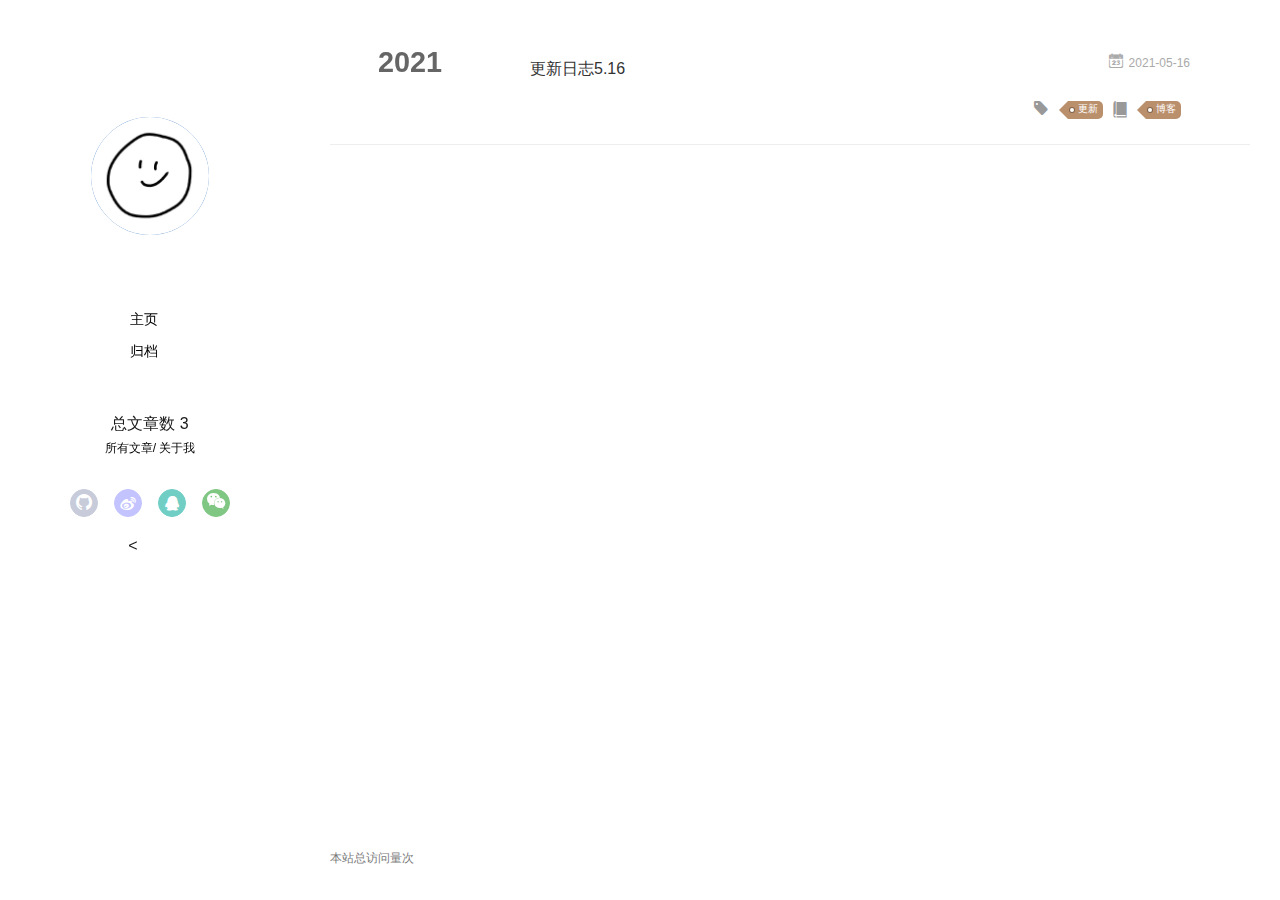
<file: tags/更新/index.html>
<!DOCTYPE html>
<html>
<head>
  <meta charset="utf-8">
  
  <meta name="renderer" content="webkit">
  <meta http-equiv="X-UA-Compatible" content="IE=edge" >
  <link rel="dns-prefetch" href="https://jwlee777.github.io">
  <title>Tag: 更新 | CryStal</title>
  <meta name="viewport" content="width=device-width, initial-scale=1, maximum-scale=1">
  <meta name="description" content="JwLee&#39;s Blog">
<meta property="og:type" content="website">
<meta property="og:title" content="CryStal">
<meta property="og:url" content="https://jwlee777.github.io/tags/%E6%9B%B4%E6%96%B0/index.html">
<meta property="og:site_name" content="CryStal">
<meta property="og:description" content="JwLee&#39;s Blog">
<meta property="og:locale" content="zh_CN">
<meta property="article:author" content="JwLee">
<meta property="article:tag" content="java,python,程序员，生活">
<meta name="twitter:card" content="summary">
  
    <link rel="alternative" href="/atom.xml" title="CryStal" type="application/atom+xml">
  
  
    <link rel="icon" href="/assets/img/head.jpg">
  
  <link rel="stylesheet" type="text/css" href="/./main.0cf68a.css">
  <style type="text/css">
  
    #container.show {
      background: linear-gradient(200deg,#a0cfe4,#e8c37e);
    }
  </style>
  

  

<meta name="generator" content="Hexo 5.4.0"></head>

<body>
  <div id="container" q-class="show:isCtnShow">
    <canvas id="anm-canvas" class="anm-canvas"></canvas>
    <div class="left-col" q-class="show:isShow">
      
<!--<div class="overlay" style="background: #4d4d4d"></div>-->
<div class="overlay" ></div>
<div class="intrude-less">
	<header id="header" class="inner">
		<a href="/" class="profilepic">
			<img src="/assets/img/head.jpg" class="js-avatar">
		</a>
		<hgroup>
		  <h1 class="header-author"><a href="/"></a></h1>
		</hgroup>
		

		<nav class="header-menu">
			<ul>
			
				<li><a href="/">主页</a></li>
	        
				<li><a href="/archives/index.html">归档</a></li>
	        
			</ul>
		</nav>
		<nav>
			总文章数 3
		</nav>
		<nav class="header-smart-menu">
    		
    			
    			<a q-on="click: openSlider(e, 'innerArchive')" href="javascript:void(0)">所有文章</a>
    			
            
    			
    			<a q-on="click: openSlider(e, 'aboutme')" href="javascript:void(0)">关于我</a>
    			
            
		</nav>
		<nav class="header-nav">
			<div class="social">
				
					<a class="github" target="_blank" href="https://github.com/JwLee777" title="github"><i class="icon-github"></i></a>
		        
					<a class="weibo" target="_blank" href="https://weibo.com/u/3223713651?is_all=1" title="weibo"><i class="icon-weibo"></i></a>
		        
					<a class="qq" target="_blank" href="/assets/img/qq.png" title="qq"><i class="icon-qq"></i></a>
		        
					<a class="weixin" target="_blank" href="/assets/img/wechat.jpg" title="weixin"><i class="icon-weixin"></i></a>
		        
			</div>
		<!-- 网易云音乐插件 -->
		
				<div style="position:absolute; bottom:120px left:auto; width:85%">
					<<iframe frameborder="no" border="0" marginwidth="0" marginheight="0" width=298 height=52 src="//music.163.com/outchain/player?type=2&id=1396141677&auto=0&height=32"></iframe></iframe>
				</div>
		
		</nav>
	</header>		
</div>

    </div>
    <div class="mid-col" q-class="show:isShow,hide:isShow|isFalse">
      
<nav id="mobile-nav">
  	<div class="overlay js-overlay" style="background: #4d4d4d"></div>
	<div class="btnctn js-mobile-btnctn">
  		<div class="slider-trigger list" q-on="click: openSlider(e)"><i class="icon icon-sort"></i></div>
	</div>
	<div class="intrude-less">
		<header id="header" class="inner">
			<div class="profilepic">
				<img src="/assets/img/head.jpg" class="js-avatar">
			</div>
			<hgroup>
			  <h1 class="header-author js-header-author"></h1>
			</hgroup>
			
			
			
				
			
				
			
			
			
			<nav class="header-nav">
				<div class="social">
					
						<a class="github" target="_blank" href="https://github.com/JwLee777" title="github"><i class="icon-github"></i></a>
			        
						<a class="weibo" target="_blank" href="https://weibo.com/u/3223713651?is_all=1" title="weibo"><i class="icon-weibo"></i></a>
			        
						<a class="qq" target="_blank" href="/assets/img/qq.png" title="qq"><i class="icon-qq"></i></a>
			        
						<a class="weixin" target="_blank" href="/assets/img/wechat.jpg" title="weixin"><i class="icon-weixin"></i></a>
			        
				</div>
			</nav>

			<nav class="header-menu js-header-menu">
				<ul style="width: 50%">
				
				
					<li style="width: 50%"><a href="/">主页</a></li>
		        
					<li style="width: 50%"><a href="/archives/index.html">归档</a></li>
		        
				</ul>
			</nav>
		</header>				
	</div>
	<div class="mobile-mask" style="display:none" q-show="isShow"></div>
</nav>

      <div id="wrapper" class="body-wrap">
        <div class="menu-l">
          <div class="canvas-wrap">
            <canvas data-colors="#eaeaea" data-sectionHeight="100" data-contentId="js-content" id="myCanvas1" class="anm-canvas"></canvas>
          </div>
          <div id="js-content" class="content-ll">
            
  
  
    
    
      
      
      <section class="archives-wrap">
        <div class="archive-year-wrap">
          <a href="/archives/2021" class="archive-year">2021</a>
        </div>
        <div class="archives">
    
    <article class="archive-article archive-type-post">
  <div class="archive-article-inner">
    <header class="archive-article-header">
      	<div class="article-meta">
	      	<a href="/2021/05/16/%E6%9B%B4%E6%96%B0%E6%97%A5%E5%BF%975.16/" class="archive-article-date">
  	<time datetime="2021-05-16T05:07:15.000Z" itemprop="datePublished"><i class="icon-calendar icon"></i>2021-05-16</time>
</a>
        </div>
    	 
  
    <h1 itemprop="name">
      <a class="archive-article-title" href="/2021/05/16/%E6%9B%B4%E6%96%B0%E6%97%A5%E5%BF%975.16/">更新日志5.16</a>
    </h1>
  

        <div class="article-info info-on-right">
          
	<div class="article-tag tagcloud">
		<i class="icon-price-tags icon"></i>
		<ul class="article-tag-list">
			 
        		<li class="article-tag-list-item">
        			<a href="javascript:void(0)" class="js-tag article-tag-list-link color3">更新</a>
        		</li>
      		
		</ul>
	</div>

          
	<div class="article-category tagcloud">
		<i class="icon-book icon"></i>
		<ul class="article-tag-list">
			 
        		<li class="article-tag-list-item">
        			<a href="/categories/博客//" class="article-tag-list-link color3">博客</a>
        		</li>
      		
		</ul>
	</div>


        </div>
        <div class="clearfix"></div>
    </header>
  </div>
</article>
  
  
    </div></section>
  

    


          </div>
        </div>
      </div>
      <footer id="footer">
  <div class="outer">
    <div id="footer-info">
    	<div class="footer-left">
			<span id="busuanzi_container_site_pv">    本站总访问量<span id="busuanzi_value_site_pv"></span>次</span>
    </div>
  </div>
</footer>

    </div>
    <script>
	var yiliaConfig = {
		mathjax: false,
		isHome: false,
		isPost: false,
		isArchive: false,
		isTag: true,
		isCategory: false,
		open_in_new: false,
		toc_hide_index: true,
		root: "/",
		innerArchive: true,
		showTags: false
	}
</script>

<script>!function(t){function n(e){if(r[e])return r[e].exports;var i=r[e]={exports:{},id:e,loaded:!1};return t[e].call(i.exports,i,i.exports,n),i.loaded=!0,i.exports}var r={};n.m=t,n.c=r,n.p="./",n(0)}([function(t,n,r){r(195),t.exports=r(191)},function(t,n,r){var e=r(3),i=r(52),o=r(27),u=r(28),c=r(53),f="prototype",a=function(t,n,r){var s,l,h,v,p=t&a.F,d=t&a.G,y=t&a.S,g=t&a.P,b=t&a.B,m=d?e:y?e[n]||(e[n]={}):(e[n]||{})[f],x=d?i:i[n]||(i[n]={}),w=x[f]||(x[f]={});d&&(r=n);for(s in r)l=!p&&m&&void 0!==m[s],h=(l?m:r)[s],v=b&&l?c(h,e):g&&"function"==typeof h?c(Function.call,h):h,m&&u(m,s,h,t&a.U),x[s]!=h&&o(x,s,v),g&&w[s]!=h&&(w[s]=h)};e.core=i,a.F=1,a.G=2,a.S=4,a.P=8,a.B=16,a.W=32,a.U=64,a.R=128,t.exports=a},function(t,n,r){var e=r(6);t.exports=function(t){if(!e(t))throw TypeError(t+" is not an object!");return t}},function(t,n){var r=t.exports="undefined"!=typeof window&&window.Math==Math?window:"undefined"!=typeof self&&self.Math==Math?self:Function("return this")();"number"==typeof __g&&(__g=r)},function(t,n){t.exports=function(t){try{return!!t()}catch(t){return!0}}},function(t,n){var r=t.exports="undefined"!=typeof window&&window.Math==Math?window:"undefined"!=typeof self&&self.Math==Math?self:Function("return this")();"number"==typeof __g&&(__g=r)},function(t,n){t.exports=function(t){return"object"==typeof t?null!==t:"function"==typeof t}},function(t,n,r){var e=r(126)("wks"),i=r(76),o=r(3).Symbol,u="function"==typeof o;(t.exports=function(t){return e[t]||(e[t]=u&&o[t]||(u?o:i)("Symbol."+t))}).store=e},function(t,n){var r={}.hasOwnProperty;t.exports=function(t,n){return r.call(t,n)}},function(t,n,r){var e=r(94),i=r(33);t.exports=function(t){return e(i(t))}},function(t,n,r){t.exports=!r(4)(function(){return 7!=Object.defineProperty({},"a",{get:function(){return 7}}).a})},function(t,n,r){var e=r(2),i=r(167),o=r(50),u=Object.defineProperty;n.f=r(10)?Object.defineProperty:function(t,n,r){if(e(t),n=o(n,!0),e(r),i)try{return u(t,n,r)}catch(t){}if("get"in r||"set"in r)throw TypeError("Accessors not supported!");return"value"in r&&(t[n]=r.value),t}},function(t,n,r){t.exports=!r(18)(function(){return 7!=Object.defineProperty({},"a",{get:function(){return 7}}).a})},function(t,n,r){var e=r(14),i=r(22);t.exports=r(12)?function(t,n,r){return e.f(t,n,i(1,r))}:function(t,n,r){return t[n]=r,t}},function(t,n,r){var e=r(20),i=r(58),o=r(42),u=Object.defineProperty;n.f=r(12)?Object.defineProperty:function(t,n,r){if(e(t),n=o(n,!0),e(r),i)try{return u(t,n,r)}catch(t){}if("get"in r||"set"in r)throw TypeError("Accessors not supported!");return"value"in r&&(t[n]=r.value),t}},function(t,n,r){var e=r(40)("wks"),i=r(23),o=r(5).Symbol,u="function"==typeof o;(t.exports=function(t){return e[t]||(e[t]=u&&o[t]||(u?o:i)("Symbol."+t))}).store=e},function(t,n,r){var e=r(67),i=Math.min;t.exports=function(t){return t>0?i(e(t),9007199254740991):0}},function(t,n,r){var e=r(46);t.exports=function(t){return Object(e(t))}},function(t,n){t.exports=function(t){try{return!!t()}catch(t){return!0}}},function(t,n,r){var e=r(63),i=r(34);t.exports=Object.keys||function(t){return e(t,i)}},function(t,n,r){var e=r(21);t.exports=function(t){if(!e(t))throw TypeError(t+" is not an object!");return t}},function(t,n){t.exports=function(t){return"object"==typeof t?null!==t:"function"==typeof t}},function(t,n){t.exports=function(t,n){return{enumerable:!(1&t),configurable:!(2&t),writable:!(4&t),value:n}}},function(t,n){var r=0,e=Math.random();t.exports=function(t){return"Symbol(".concat(void 0===t?"":t,")_",(++r+e).toString(36))}},function(t,n){var r={}.hasOwnProperty;t.exports=function(t,n){return r.call(t,n)}},function(t,n){var r=t.exports={version:"2.4.0"};"number"==typeof __e&&(__e=r)},function(t,n){t.exports=function(t){if("function"!=typeof t)throw TypeError(t+" is not a function!");return t}},function(t,n,r){var e=r(11),i=r(66);t.exports=r(10)?function(t,n,r){return e.f(t,n,i(1,r))}:function(t,n,r){return t[n]=r,t}},function(t,n,r){var e=r(3),i=r(27),o=r(24),u=r(76)("src"),c="toString",f=Function[c],a=(""+f).split(c);r(52).inspectSource=function(t){return f.call(t)},(t.exports=function(t,n,r,c){var f="function"==typeof r;f&&(o(r,"name")||i(r,"name",n)),t[n]!==r&&(f&&(o(r,u)||i(r,u,t[n]?""+t[n]:a.join(String(n)))),t===e?t[n]=r:c?t[n]?t[n]=r:i(t,n,r):(delete t[n],i(t,n,r)))})(Function.prototype,c,function(){return"function"==typeof this&&this[u]||f.call(this)})},function(t,n,r){var e=r(1),i=r(4),o=r(46),u=function(t,n,r,e){var i=String(o(t)),u="<"+n;return""!==r&&(u+=" "+r+'="'+String(e).replace(/"/g,"&quot;")+'"'),u+">"+i+"</"+n+">"};t.exports=function(t,n){var r={};r[t]=n(u),e(e.P+e.F*i(function(){var n=""[t]('"');return n!==n.toLowerCase()||n.split('"').length>3}),"String",r)}},function(t,n,r){var e=r(115),i=r(46);t.exports=function(t){return e(i(t))}},function(t,n,r){var e=r(116),i=r(66),o=r(30),u=r(50),c=r(24),f=r(167),a=Object.getOwnPropertyDescriptor;n.f=r(10)?a:function(t,n){if(t=o(t),n=u(n,!0),f)try{return a(t,n)}catch(t){}if(c(t,n))return i(!e.f.call(t,n),t[n])}},function(t,n,r){var e=r(24),i=r(17),o=r(145)("IE_PROTO"),u=Object.prototype;t.exports=Object.getPrototypeOf||function(t){return t=i(t),e(t,o)?t[o]:"function"==typeof t.constructor&&t instanceof t.constructor?t.constructor.prototype:t instanceof Object?u:null}},function(t,n){t.exports=function(t){if(void 0==t)throw TypeError("Can't call method on  "+t);return t}},function(t,n){t.exports="constructor,hasOwnProperty,isPrototypeOf,propertyIsEnumerable,toLocaleString,toString,valueOf".split(",")},function(t,n){t.exports={}},function(t,n){t.exports=!0},function(t,n){n.f={}.propertyIsEnumerable},function(t,n,r){var e=r(14).f,i=r(8),o=r(15)("toStringTag");t.exports=function(t,n,r){t&&!i(t=r?t:t.prototype,o)&&e(t,o,{configurable:!0,value:n})}},function(t,n,r){var e=r(40)("keys"),i=r(23);t.exports=function(t){return e[t]||(e[t]=i(t))}},function(t,n,r){var e=r(5),i="__core-js_shared__",o=e[i]||(e[i]={});t.exports=function(t){return o[t]||(o[t]={})}},function(t,n){var r=Math.ceil,e=Math.floor;t.exports=function(t){return isNaN(t=+t)?0:(t>0?e:r)(t)}},function(t,n,r){var e=r(21);t.exports=function(t,n){if(!e(t))return t;var r,i;if(n&&"function"==typeof(r=t.toString)&&!e(i=r.call(t)))return i;if("function"==typeof(r=t.valueOf)&&!e(i=r.call(t)))return i;if(!n&&"function"==typeof(r=t.toString)&&!e(i=r.call(t)))return i;throw TypeError("Can't convert object to primitive value")}},function(t,n,r){var e=r(5),i=r(25),o=r(36),u=r(44),c=r(14).f;t.exports=function(t){var n=i.Symbol||(i.Symbol=o?{}:e.Symbol||{});"_"==t.charAt(0)||t in n||c(n,t,{value:u.f(t)})}},function(t,n,r){n.f=r(15)},function(t,n){var r={}.toString;t.exports=function(t){return r.call(t).slice(8,-1)}},function(t,n){t.exports=function(t){if(void 0==t)throw TypeError("Can't call method on  "+t);return t}},function(t,n,r){var e=r(4);t.exports=function(t,n){return!!t&&e(function(){n?t.call(null,function(){},1):t.call(null)})}},function(t,n,r){var e=r(53),i=r(115),o=r(17),u=r(16),c=r(203);t.exports=function(t,n){var r=1==t,f=2==t,a=3==t,s=4==t,l=6==t,h=5==t||l,v=n||c;return function(n,c,p){for(var d,y,g=o(n),b=i(g),m=e(c,p,3),x=u(b.length),w=0,S=r?v(n,x):f?v(n,0):void 0;x>w;w++)if((h||w in b)&&(d=b[w],y=m(d,w,g),t))if(r)S[w]=y;else if(y)switch(t){case 3:return!0;case 5:return d;case 6:return w;case 2:S.push(d)}else if(s)return!1;return l?-1:a||s?s:S}}},function(t,n,r){var e=r(1),i=r(52),o=r(4);t.exports=function(t,n){var r=(i.Object||{})[t]||Object[t],u={};u[t]=n(r),e(e.S+e.F*o(function(){r(1)}),"Object",u)}},function(t,n,r){var e=r(6);t.exports=function(t,n){if(!e(t))return t;var r,i;if(n&&"function"==typeof(r=t.toString)&&!e(i=r.call(t)))return i;if("function"==typeof(r=t.valueOf)&&!e(i=r.call(t)))return i;if(!n&&"function"==typeof(r=t.toString)&&!e(i=r.call(t)))return i;throw TypeError("Can't convert object to primitive value")}},function(t,n,r){var e=r(5),i=r(25),o=r(91),u=r(13),c="prototype",f=function(t,n,r){var a,s,l,h=t&f.F,v=t&f.G,p=t&f.S,d=t&f.P,y=t&f.B,g=t&f.W,b=v?i:i[n]||(i[n]={}),m=b[c],x=v?e:p?e[n]:(e[n]||{})[c];v&&(r=n);for(a in r)(s=!h&&x&&void 0!==x[a])&&a in b||(l=s?x[a]:r[a],b[a]=v&&"function"!=typeof x[a]?r[a]:y&&s?o(l,e):g&&x[a]==l?function(t){var n=function(n,r,e){if(this instanceof t){switch(arguments.length){case 0:return new t;case 1:return new t(n);case 2:return new t(n,r)}return new t(n,r,e)}return t.apply(this,arguments)};return n[c]=t[c],n}(l):d&&"function"==typeof l?o(Function.call,l):l,d&&((b.virtual||(b.virtual={}))[a]=l,t&f.R&&m&&!m[a]&&u(m,a,l)))};f.F=1,f.G=2,f.S=4,f.P=8,f.B=16,f.W=32,f.U=64,f.R=128,t.exports=f},function(t,n){var r=t.exports={version:"2.4.0"};"number"==typeof __e&&(__e=r)},function(t,n,r){var e=r(26);t.exports=function(t,n,r){if(e(t),void 0===n)return t;switch(r){case 1:return function(r){return t.call(n,r)};case 2:return function(r,e){return t.call(n,r,e)};case 3:return function(r,e,i){return t.call(n,r,e,i)}}return function(){return t.apply(n,arguments)}}},function(t,n,r){var e=r(183),i=r(1),o=r(126)("metadata"),u=o.store||(o.store=new(r(186))),c=function(t,n,r){var i=u.get(t);if(!i){if(!r)return;u.set(t,i=new e)}var o=i.get(n);if(!o){if(!r)return;i.set(n,o=new e)}return o},f=function(t,n,r){var e=c(n,r,!1);return void 0!==e&&e.has(t)},a=function(t,n,r){var e=c(n,r,!1);return void 0===e?void 0:e.get(t)},s=function(t,n,r,e){c(r,e,!0).set(t,n)},l=function(t,n){var r=c(t,n,!1),e=[];return r&&r.forEach(function(t,n){e.push(n)}),e},h=function(t){return void 0===t||"symbol"==typeof t?t:String(t)},v=function(t){i(i.S,"Reflect",t)};t.exports={store:u,map:c,has:f,get:a,set:s,keys:l,key:h,exp:v}},function(t,n,r){"use strict";if(r(10)){var e=r(69),i=r(3),o=r(4),u=r(1),c=r(127),f=r(152),a=r(53),s=r(68),l=r(66),h=r(27),v=r(73),p=r(67),d=r(16),y=r(75),g=r(50),b=r(24),m=r(180),x=r(114),w=r(6),S=r(17),_=r(137),O=r(70),E=r(32),P=r(71).f,j=r(154),F=r(76),M=r(7),A=r(48),N=r(117),T=r(146),I=r(155),k=r(80),L=r(123),R=r(74),C=r(130),D=r(160),U=r(11),W=r(31),G=U.f,B=W.f,V=i.RangeError,z=i.TypeError,q=i.Uint8Array,K="ArrayBuffer",J="Shared"+K,Y="BYTES_PER_ELEMENT",H="prototype",$=Array[H],X=f.ArrayBuffer,Q=f.DataView,Z=A(0),tt=A(2),nt=A(3),rt=A(4),et=A(5),it=A(6),ot=N(!0),ut=N(!1),ct=I.values,ft=I.keys,at=I.entries,st=$.lastIndexOf,lt=$.reduce,ht=$.reduceRight,vt=$.join,pt=$.sort,dt=$.slice,yt=$.toString,gt=$.toLocaleString,bt=M("iterator"),mt=M("toStringTag"),xt=F("typed_constructor"),wt=F("def_constructor"),St=c.CONSTR,_t=c.TYPED,Ot=c.VIEW,Et="Wrong length!",Pt=A(1,function(t,n){return Tt(T(t,t[wt]),n)}),jt=o(function(){return 1===new q(new Uint16Array([1]).buffer)[0]}),Ft=!!q&&!!q[H].set&&o(function(){new q(1).set({})}),Mt=function(t,n){if(void 0===t)throw z(Et);var r=+t,e=d(t);if(n&&!m(r,e))throw V(Et);return e},At=function(t,n){var r=p(t);if(r<0||r%n)throw V("Wrong offset!");return r},Nt=function(t){if(w(t)&&_t in t)return t;throw z(t+" is not a typed array!")},Tt=function(t,n){if(!(w(t)&&xt in t))throw z("It is not a typed array constructor!");return new t(n)},It=function(t,n){return kt(T(t,t[wt]),n)},kt=function(t,n){for(var r=0,e=n.length,i=Tt(t,e);e>r;)i[r]=n[r++];return i},Lt=function(t,n,r){G(t,n,{get:function(){return this._d[r]}})},Rt=function(t){var n,r,e,i,o,u,c=S(t),f=arguments.length,s=f>1?arguments[1]:void 0,l=void 0!==s,h=j(c);if(void 0!=h&&!_(h)){for(u=h.call(c),e=[],n=0;!(o=u.next()).done;n++)e.push(o.value);c=e}for(l&&f>2&&(s=a(s,arguments[2],2)),n=0,r=d(c.length),i=Tt(this,r);r>n;n++)i[n]=l?s(c[n],n):c[n];return i},Ct=function(){for(var t=0,n=arguments.length,r=Tt(this,n);n>t;)r[t]=arguments[t++];return r},Dt=!!q&&o(function(){gt.call(new q(1))}),Ut=function(){return gt.apply(Dt?dt.call(Nt(this)):Nt(this),arguments)},Wt={copyWithin:function(t,n){return D.call(Nt(this),t,n,arguments.length>2?arguments[2]:void 0)},every:function(t){return rt(Nt(this),t,arguments.length>1?arguments[1]:void 0)},fill:function(t){return C.apply(Nt(this),arguments)},filter:function(t){return It(this,tt(Nt(this),t,arguments.length>1?arguments[1]:void 0))},find:function(t){return et(Nt(this),t,arguments.length>1?arguments[1]:void 0)},findIndex:function(t){return it(Nt(this),t,arguments.length>1?arguments[1]:void 0)},forEach:function(t){Z(Nt(this),t,arguments.length>1?arguments[1]:void 0)},indexOf:function(t){return ut(Nt(this),t,arguments.length>1?arguments[1]:void 0)},includes:function(t){return ot(Nt(this),t,arguments.length>1?arguments[1]:void 0)},join:function(t){return vt.apply(Nt(this),arguments)},lastIndexOf:function(t){return st.apply(Nt(this),arguments)},map:function(t){return Pt(Nt(this),t,arguments.length>1?arguments[1]:void 0)},reduce:function(t){return lt.apply(Nt(this),arguments)},reduceRight:function(t){return ht.apply(Nt(this),arguments)},reverse:function(){for(var t,n=this,r=Nt(n).length,e=Math.floor(r/2),i=0;i<e;)t=n[i],n[i++]=n[--r],n[r]=t;return n},some:function(t){return nt(Nt(this),t,arguments.length>1?arguments[1]:void 0)},sort:function(t){return pt.call(Nt(this),t)},subarray:function(t,n){var r=Nt(this),e=r.length,i=y(t,e);return new(T(r,r[wt]))(r.buffer,r.byteOffset+i*r.BYTES_PER_ELEMENT,d((void 0===n?e:y(n,e))-i))}},Gt=function(t,n){return It(this,dt.call(Nt(this),t,n))},Bt=function(t){Nt(this);var n=At(arguments[1],1),r=this.length,e=S(t),i=d(e.length),o=0;if(i+n>r)throw V(Et);for(;o<i;)this[n+o]=e[o++]},Vt={entries:function(){return at.call(Nt(this))},keys:function(){return ft.call(Nt(this))},values:function(){return ct.call(Nt(this))}},zt=function(t,n){return w(t)&&t[_t]&&"symbol"!=typeof n&&n in t&&String(+n)==String(n)},qt=function(t,n){return zt(t,n=g(n,!0))?l(2,t[n]):B(t,n)},Kt=function(t,n,r){return!(zt(t,n=g(n,!0))&&w(r)&&b(r,"value"))||b(r,"get")||b(r,"set")||r.configurable||b(r,"writable")&&!r.writable||b(r,"enumerable")&&!r.enumerable?G(t,n,r):(t[n]=r.value,t)};St||(W.f=qt,U.f=Kt),u(u.S+u.F*!St,"Object",{getOwnPropertyDescriptor:qt,defineProperty:Kt}),o(function(){yt.call({})})&&(yt=gt=function(){return vt.call(this)});var Jt=v({},Wt);v(Jt,Vt),h(Jt,bt,Vt.values),v(Jt,{slice:Gt,set:Bt,constructor:function(){},toString:yt,toLocaleString:Ut}),Lt(Jt,"buffer","b"),Lt(Jt,"byteOffset","o"),Lt(Jt,"byteLength","l"),Lt(Jt,"length","e"),G(Jt,mt,{get:function(){return this[_t]}}),t.exports=function(t,n,r,f){f=!!f;var a=t+(f?"Clamped":"")+"Array",l="Uint8Array"!=a,v="get"+t,p="set"+t,y=i[a],g=y||{},b=y&&E(y),m=!y||!c.ABV,S={},_=y&&y[H],j=function(t,r){var e=t._d;return e.v[v](r*n+e.o,jt)},F=function(t,r,e){var i=t._d;f&&(e=(e=Math.round(e))<0?0:e>255?255:255&e),i.v[p](r*n+i.o,e,jt)},M=function(t,n){G(t,n,{get:function(){return j(this,n)},set:function(t){return F(this,n,t)},enumerable:!0})};m?(y=r(function(t,r,e,i){s(t,y,a,"_d");var o,u,c,f,l=0,v=0;if(w(r)){if(!(r instanceof X||(f=x(r))==K||f==J))return _t in r?kt(y,r):Rt.call(y,r);o=r,v=At(e,n);var p=r.byteLength;if(void 0===i){if(p%n)throw V(Et);if((u=p-v)<0)throw V(Et)}else if((u=d(i)*n)+v>p)throw V(Et);c=u/n}else c=Mt(r,!0),u=c*n,o=new X(u);for(h(t,"_d",{b:o,o:v,l:u,e:c,v:new Q(o)});l<c;)M(t,l++)}),_=y[H]=O(Jt),h(_,"constructor",y)):L(function(t){new y(null),new y(t)},!0)||(y=r(function(t,r,e,i){s(t,y,a);var o;return w(r)?r instanceof X||(o=x(r))==K||o==J?void 0!==i?new g(r,At(e,n),i):void 0!==e?new g(r,At(e,n)):new g(r):_t in r?kt(y,r):Rt.call(y,r):new g(Mt(r,l))}),Z(b!==Function.prototype?P(g).concat(P(b)):P(g),function(t){t in y||h(y,t,g[t])}),y[H]=_,e||(_.constructor=y));var A=_[bt],N=!!A&&("values"==A.name||void 0==A.name),T=Vt.values;h(y,xt,!0),h(_,_t,a),h(_,Ot,!0),h(_,wt,y),(f?new y(1)[mt]==a:mt in _)||G(_,mt,{get:function(){return a}}),S[a]=y,u(u.G+u.W+u.F*(y!=g),S),u(u.S,a,{BYTES_PER_ELEMENT:n,from:Rt,of:Ct}),Y in _||h(_,Y,n),u(u.P,a,Wt),R(a),u(u.P+u.F*Ft,a,{set:Bt}),u(u.P+u.F*!N,a,Vt),u(u.P+u.F*(_.toString!=yt),a,{toString:yt}),u(u.P+u.F*o(function(){new y(1).slice()}),a,{slice:Gt}),u(u.P+u.F*(o(function(){return[1,2].toLocaleString()!=new y([1,2]).toLocaleString()})||!o(function(){_.toLocaleString.call([1,2])})),a,{toLocaleString:Ut}),k[a]=N?A:T,e||N||h(_,bt,T)}}else t.exports=function(){}},function(t,n){var r={}.toString;t.exports=function(t){return r.call(t).slice(8,-1)}},function(t,n,r){var e=r(21),i=r(5).document,o=e(i)&&e(i.createElement);t.exports=function(t){return o?i.createElement(t):{}}},function(t,n,r){t.exports=!r(12)&&!r(18)(function(){return 7!=Object.defineProperty(r(57)("div"),"a",{get:function(){return 7}}).a})},function(t,n,r){"use strict";var e=r(36),i=r(51),o=r(64),u=r(13),c=r(8),f=r(35),a=r(96),s=r(38),l=r(103),h=r(15)("iterator"),v=!([].keys&&"next"in[].keys()),p="keys",d="values",y=function(){return this};t.exports=function(t,n,r,g,b,m,x){a(r,n,g);var w,S,_,O=function(t){if(!v&&t in F)return F[t];switch(t){case p:case d:return function(){return new r(this,t)}}return function(){return new r(this,t)}},E=n+" Iterator",P=b==d,j=!1,F=t.prototype,M=F[h]||F["@@iterator"]||b&&F[b],A=M||O(b),N=b?P?O("entries"):A:void 0,T="Array"==n?F.entries||M:M;if(T&&(_=l(T.call(new t)))!==Object.prototype&&(s(_,E,!0),e||c(_,h)||u(_,h,y)),P&&M&&M.name!==d&&(j=!0,A=function(){return M.call(this)}),e&&!x||!v&&!j&&F[h]||u(F,h,A),f[n]=A,f[E]=y,b)if(w={values:P?A:O(d),keys:m?A:O(p),entries:N},x)for(S in w)S in F||o(F,S,w[S]);else i(i.P+i.F*(v||j),n,w);return w}},function(t,n,r){var e=r(20),i=r(100),o=r(34),u=r(39)("IE_PROTO"),c=function(){},f="prototype",a=function(){var t,n=r(57)("iframe"),e=o.length;for(n.style.display="none",r(93).appendChild(n),n.src="javascript:",t=n.contentWindow.document,t.open(),t.write("<script>document.F=Object<\/script>"),t.close(),a=t.F;e--;)delete a[f][o[e]];return a()};t.exports=Object.create||function(t,n){var r;return null!==t?(c[f]=e(t),r=new c,c[f]=null,r[u]=t):r=a(),void 0===n?r:i(r,n)}},function(t,n,r){var e=r(63),i=r(34).concat("length","prototype");n.f=Object.getOwnPropertyNames||function(t){return e(t,i)}},function(t,n){n.f=Object.getOwnPropertySymbols},function(t,n,r){var e=r(8),i=r(9),o=r(90)(!1),u=r(39)("IE_PROTO");t.exports=function(t,n){var r,c=i(t),f=0,a=[];for(r in c)r!=u&&e(c,r)&&a.push(r);for(;n.length>f;)e(c,r=n[f++])&&(~o(a,r)||a.push(r));return a}},function(t,n,r){t.exports=r(13)},function(t,n,r){var e=r(76)("meta"),i=r(6),o=r(24),u=r(11).f,c=0,f=Object.isExtensible||function(){return!0},a=!r(4)(function(){return f(Object.preventExtensions({}))}),s=function(t){u(t,e,{value:{i:"O"+ ++c,w:{}}})},l=function(t,n){if(!i(t))return"symbol"==typeof t?t:("string"==typeof t?"S":"P")+t;if(!o(t,e)){if(!f(t))return"F";if(!n)return"E";s(t)}return t[e].i},h=function(t,n){if(!o(t,e)){if(!f(t))return!0;if(!n)return!1;s(t)}return t[e].w},v=function(t){return a&&p.NEED&&f(t)&&!o(t,e)&&s(t),t},p=t.exports={KEY:e,NEED:!1,fastKey:l,getWeak:h,onFreeze:v}},function(t,n){t.exports=function(t,n){return{enumerable:!(1&t),configurable:!(2&t),writable:!(4&t),value:n}}},function(t,n){var r=Math.ceil,e=Math.floor;t.exports=function(t){return isNaN(t=+t)?0:(t>0?e:r)(t)}},function(t,n){t.exports=function(t,n,r,e){if(!(t instanceof n)||void 0!==e&&e in t)throw TypeError(r+": incorrect invocation!");return t}},function(t,n){t.exports=!1},function(t,n,r){var e=r(2),i=r(173),o=r(133),u=r(145)("IE_PROTO"),c=function(){},f="prototype",a=function(){var t,n=r(132)("iframe"),e=o.length;for(n.style.display="none",r(135).appendChild(n),n.src="javascript:",t=n.contentWindow.document,t.open(),t.write("<script>document.F=Object<\/script>"),t.close(),a=t.F;e--;)delete a[f][o[e]];return a()};t.exports=Object.create||function(t,n){var r;return null!==t?(c[f]=e(t),r=new c,c[f]=null,r[u]=t):r=a(),void 0===n?r:i(r,n)}},function(t,n,r){var e=r(175),i=r(133).concat("length","prototype");n.f=Object.getOwnPropertyNames||function(t){return e(t,i)}},function(t,n,r){var e=r(175),i=r(133);t.exports=Object.keys||function(t){return e(t,i)}},function(t,n,r){var e=r(28);t.exports=function(t,n,r){for(var i in n)e(t,i,n[i],r);return t}},function(t,n,r){"use strict";var e=r(3),i=r(11),o=r(10),u=r(7)("species");t.exports=function(t){var n=e[t];o&&n&&!n[u]&&i.f(n,u,{configurable:!0,get:function(){return this}})}},function(t,n,r){var e=r(67),i=Math.max,o=Math.min;t.exports=function(t,n){return t=e(t),t<0?i(t+n,0):o(t,n)}},function(t,n){var r=0,e=Math.random();t.exports=function(t){return"Symbol(".concat(void 0===t?"":t,")_",(++r+e).toString(36))}},function(t,n,r){var e=r(33);t.exports=function(t){return Object(e(t))}},function(t,n,r){var e=r(7)("unscopables"),i=Array.prototype;void 0==i[e]&&r(27)(i,e,{}),t.exports=function(t){i[e][t]=!0}},function(t,n,r){var e=r(53),i=r(169),o=r(137),u=r(2),c=r(16),f=r(154),a={},s={},n=t.exports=function(t,n,r,l,h){var v,p,d,y,g=h?function(){return t}:f(t),b=e(r,l,n?2:1),m=0;if("function"!=typeof g)throw TypeError(t+" is not iterable!");if(o(g)){for(v=c(t.length);v>m;m++)if((y=n?b(u(p=t[m])[0],p[1]):b(t[m]))===a||y===s)return y}else for(d=g.call(t);!(p=d.next()).done;)if((y=i(d,b,p.value,n))===a||y===s)return y};n.BREAK=a,n.RETURN=s},function(t,n){t.exports={}},function(t,n,r){var e=r(11).f,i=r(24),o=r(7)("toStringTag");t.exports=function(t,n,r){t&&!i(t=r?t:t.prototype,o)&&e(t,o,{configurable:!0,value:n})}},function(t,n,r){var e=r(1),i=r(46),o=r(4),u=r(150),c="["+u+"]",f="​",a=RegExp("^"+c+c+"*"),s=RegExp(c+c+"*$"),l=function(t,n,r){var i={},c=o(function(){return!!u[t]()||f[t]()!=f}),a=i[t]=c?n(h):u[t];r&&(i[r]=a),e(e.P+e.F*c,"String",i)},h=l.trim=function(t,n){return t=String(i(t)),1&n&&(t=t.replace(a,"")),2&n&&(t=t.replace(s,"")),t};t.exports=l},function(t,n,r){t.exports={default:r(86),__esModule:!0}},function(t,n,r){t.exports={default:r(87),__esModule:!0}},function(t,n,r){"use strict";function e(t){return t&&t.__esModule?t:{default:t}}n.__esModule=!0;var i=r(84),o=e(i),u=r(83),c=e(u),f="function"==typeof c.default&&"symbol"==typeof o.default?function(t){return typeof t}:function(t){return t&&"function"==typeof c.default&&t.constructor===c.default&&t!==c.default.prototype?"symbol":typeof t};n.default="function"==typeof c.default&&"symbol"===f(o.default)?function(t){return void 0===t?"undefined":f(t)}:function(t){return t&&"function"==typeof c.default&&t.constructor===c.default&&t!==c.default.prototype?"symbol":void 0===t?"undefined":f(t)}},function(t,n,r){r(110),r(108),r(111),r(112),t.exports=r(25).Symbol},function(t,n,r){r(109),r(113),t.exports=r(44).f("iterator")},function(t,n){t.exports=function(t){if("function"!=typeof t)throw TypeError(t+" is not a function!");return t}},function(t,n){t.exports=function(){}},function(t,n,r){var e=r(9),i=r(106),o=r(105);t.exports=function(t){return function(n,r,u){var c,f=e(n),a=i(f.length),s=o(u,a);if(t&&r!=r){for(;a>s;)if((c=f[s++])!=c)return!0}else for(;a>s;s++)if((t||s in f)&&f[s]===r)return t||s||0;return!t&&-1}}},function(t,n,r){var e=r(88);t.exports=function(t,n,r){if(e(t),void 0===n)return t;switch(r){case 1:return function(r){return t.call(n,r)};case 2:return function(r,e){return t.call(n,r,e)};case 3:return function(r,e,i){return t.call(n,r,e,i)}}return function(){return t.apply(n,arguments)}}},function(t,n,r){var e=r(19),i=r(62),o=r(37);t.exports=function(t){var n=e(t),r=i.f;if(r)for(var u,c=r(t),f=o.f,a=0;c.length>a;)f.call(t,u=c[a++])&&n.push(u);return n}},function(t,n,r){t.exports=r(5).document&&document.documentElement},function(t,n,r){var e=r(56);t.exports=Object("z").propertyIsEnumerable(0)?Object:function(t){return"String"==e(t)?t.split(""):Object(t)}},function(t,n,r){var e=r(56);t.exports=Array.isArray||function(t){return"Array"==e(t)}},function(t,n,r){"use strict";var e=r(60),i=r(22),o=r(38),u={};r(13)(u,r(15)("iterator"),function(){return this}),t.exports=function(t,n,r){t.prototype=e(u,{next:i(1,r)}),o(t,n+" Iterator")}},function(t,n){t.exports=function(t,n){return{value:n,done:!!t}}},function(t,n,r){var e=r(19),i=r(9);t.exports=function(t,n){for(var r,o=i(t),u=e(o),c=u.length,f=0;c>f;)if(o[r=u[f++]]===n)return r}},function(t,n,r){var e=r(23)("meta"),i=r(21),o=r(8),u=r(14).f,c=0,f=Object.isExtensible||function(){return!0},a=!r(18)(function(){return f(Object.preventExtensions({}))}),s=function(t){u(t,e,{value:{i:"O"+ ++c,w:{}}})},l=function(t,n){if(!i(t))return"symbol"==typeof t?t:("string"==typeof t?"S":"P")+t;if(!o(t,e)){if(!f(t))return"F";if(!n)return"E";s(t)}return t[e].i},h=function(t,n){if(!o(t,e)){if(!f(t))return!0;if(!n)return!1;s(t)}return t[e].w},v=function(t){return a&&p.NEED&&f(t)&&!o(t,e)&&s(t),t},p=t.exports={KEY:e,NEED:!1,fastKey:l,getWeak:h,onFreeze:v}},function(t,n,r){var e=r(14),i=r(20),o=r(19);t.exports=r(12)?Object.defineProperties:function(t,n){i(t);for(var r,u=o(n),c=u.length,f=0;c>f;)e.f(t,r=u[f++],n[r]);return t}},function(t,n,r){var e=r(37),i=r(22),o=r(9),u=r(42),c=r(8),f=r(58),a=Object.getOwnPropertyDescriptor;n.f=r(12)?a:function(t,n){if(t=o(t),n=u(n,!0),f)try{return a(t,n)}catch(t){}if(c(t,n))return i(!e.f.call(t,n),t[n])}},function(t,n,r){var e=r(9),i=r(61).f,o={}.toString,u="object"==typeof window&&window&&Object.getOwnPropertyNames?Object.getOwnPropertyNames(window):[],c=function(t){try{return i(t)}catch(t){return u.slice()}};t.exports.f=function(t){return u&&"[object Window]"==o.call(t)?c(t):i(e(t))}},function(t,n,r){var e=r(8),i=r(77),o=r(39)("IE_PROTO"),u=Object.prototype;t.exports=Object.getPrototypeOf||function(t){return t=i(t),e(t,o)?t[o]:"function"==typeof t.constructor&&t instanceof t.constructor?t.constructor.prototype:t instanceof Object?u:null}},function(t,n,r){var e=r(41),i=r(33);t.exports=function(t){return function(n,r){var o,u,c=String(i(n)),f=e(r),a=c.length;return f<0||f>=a?t?"":void 0:(o=c.charCodeAt(f),o<55296||o>56319||f+1===a||(u=c.charCodeAt(f+1))<56320||u>57343?t?c.charAt(f):o:t?c.slice(f,f+2):u-56320+(o-55296<<10)+65536)}}},function(t,n,r){var e=r(41),i=Math.max,o=Math.min;t.exports=function(t,n){return t=e(t),t<0?i(t+n,0):o(t,n)}},function(t,n,r){var e=r(41),i=Math.min;t.exports=function(t){return t>0?i(e(t),9007199254740991):0}},function(t,n,r){"use strict";var e=r(89),i=r(97),o=r(35),u=r(9);t.exports=r(59)(Array,"Array",function(t,n){this._t=u(t),this._i=0,this._k=n},function(){var t=this._t,n=this._k,r=this._i++;return!t||r>=t.length?(this._t=void 0,i(1)):"keys"==n?i(0,r):"values"==n?i(0,t[r]):i(0,[r,t[r]])},"values"),o.Arguments=o.Array,e("keys"),e("values"),e("entries")},function(t,n){},function(t,n,r){"use strict";var e=r(104)(!0);r(59)(String,"String",function(t){this._t=String(t),this._i=0},function(){var t,n=this._t,r=this._i;return r>=n.length?{value:void 0,done:!0}:(t=e(n,r),this._i+=t.length,{value:t,done:!1})})},function(t,n,r){"use strict";var e=r(5),i=r(8),o=r(12),u=r(51),c=r(64),f=r(99).KEY,a=r(18),s=r(40),l=r(38),h=r(23),v=r(15),p=r(44),d=r(43),y=r(98),g=r(92),b=r(95),m=r(20),x=r(9),w=r(42),S=r(22),_=r(60),O=r(102),E=r(101),P=r(14),j=r(19),F=E.f,M=P.f,A=O.f,N=e.Symbol,T=e.JSON,I=T&&T.stringify,k="prototype",L=v("_hidden"),R=v("toPrimitive"),C={}.propertyIsEnumerable,D=s("symbol-registry"),U=s("symbols"),W=s("op-symbols"),G=Object[k],B="function"==typeof N,V=e.QObject,z=!V||!V[k]||!V[k].findChild,q=o&&a(function(){return 7!=_(M({},"a",{get:function(){return M(this,"a",{value:7}).a}})).a})?function(t,n,r){var e=F(G,n);e&&delete G[n],M(t,n,r),e&&t!==G&&M(G,n,e)}:M,K=function(t){var n=U[t]=_(N[k]);return n._k=t,n},J=B&&"symbol"==typeof N.iterator?function(t){return"symbol"==typeof t}:function(t){return t instanceof N},Y=function(t,n,r){return t===G&&Y(W,n,r),m(t),n=w(n,!0),m(r),i(U,n)?(r.enumerable?(i(t,L)&&t[L][n]&&(t[L][n]=!1),r=_(r,{enumerable:S(0,!1)})):(i(t,L)||M(t,L,S(1,{})),t[L][n]=!0),q(t,n,r)):M(t,n,r)},H=function(t,n){m(t);for(var r,e=g(n=x(n)),i=0,o=e.length;o>i;)Y(t,r=e[i++],n[r]);return t},$=function(t,n){return void 0===n?_(t):H(_(t),n)},X=function(t){var n=C.call(this,t=w(t,!0));return!(this===G&&i(U,t)&&!i(W,t))&&(!(n||!i(this,t)||!i(U,t)||i(this,L)&&this[L][t])||n)},Q=function(t,n){if(t=x(t),n=w(n,!0),t!==G||!i(U,n)||i(W,n)){var r=F(t,n);return!r||!i(U,n)||i(t,L)&&t[L][n]||(r.enumerable=!0),r}},Z=function(t){for(var n,r=A(x(t)),e=[],o=0;r.length>o;)i(U,n=r[o++])||n==L||n==f||e.push(n);return e},tt=function(t){for(var n,r=t===G,e=A(r?W:x(t)),o=[],u=0;e.length>u;)!i(U,n=e[u++])||r&&!i(G,n)||o.push(U[n]);return o};B||(N=function(){if(this instanceof N)throw TypeError("Symbol is not a constructor!");var t=h(arguments.length>0?arguments[0]:void 0),n=function(r){this===G&&n.call(W,r),i(this,L)&&i(this[L],t)&&(this[L][t]=!1),q(this,t,S(1,r))};return o&&z&&q(G,t,{configurable:!0,set:n}),K(t)},c(N[k],"toString",function(){return this._k}),E.f=Q,P.f=Y,r(61).f=O.f=Z,r(37).f=X,r(62).f=tt,o&&!r(36)&&c(G,"propertyIsEnumerable",X,!0),p.f=function(t){return K(v(t))}),u(u.G+u.W+u.F*!B,{Symbol:N});for(var nt="hasInstance,isConcatSpreadable,iterator,match,replace,search,species,split,toPrimitive,toStringTag,unscopables".split(","),rt=0;nt.length>rt;)v(nt[rt++]);for(var nt=j(v.store),rt=0;nt.length>rt;)d(nt[rt++]);u(u.S+u.F*!B,"Symbol",{for:function(t){return i(D,t+="")?D[t]:D[t]=N(t)},keyFor:function(t){if(J(t))return y(D,t);throw TypeError(t+" is not a symbol!")},useSetter:function(){z=!0},useSimple:function(){z=!1}}),u(u.S+u.F*!B,"Object",{create:$,defineProperty:Y,defineProperties:H,getOwnPropertyDescriptor:Q,getOwnPropertyNames:Z,getOwnPropertySymbols:tt}),T&&u(u.S+u.F*(!B||a(function(){var t=N();return"[null]"!=I([t])||"{}"!=I({a:t})||"{}"!=I(Object(t))})),"JSON",{stringify:function(t){if(void 0!==t&&!J(t)){for(var n,r,e=[t],i=1;arguments.length>i;)e.push(arguments[i++]);return n=e[1],"function"==typeof n&&(r=n),!r&&b(n)||(n=function(t,n){if(r&&(n=r.call(this,t,n)),!J(n))return n}),e[1]=n,I.apply(T,e)}}}),N[k][R]||r(13)(N[k],R,N[k].valueOf),l(N,"Symbol"),l(Math,"Math",!0),l(e.JSON,"JSON",!0)},function(t,n,r){r(43)("asyncIterator")},function(t,n,r){r(43)("observable")},function(t,n,r){r(107);for(var e=r(5),i=r(13),o=r(35),u=r(15)("toStringTag"),c=["NodeList","DOMTokenList","MediaList","StyleSheetList","CSSRuleList"],f=0;f<5;f++){var a=c[f],s=e[a],l=s&&s.prototype;l&&!l[u]&&i(l,u,a),o[a]=o.Array}},function(t,n,r){var e=r(45),i=r(7)("toStringTag"),o="Arguments"==e(function(){return arguments}()),u=function(t,n){try{return t[n]}catch(t){}};t.exports=function(t){var n,r,c;return void 0===t?"Undefined":null===t?"Null":"string"==typeof(r=u(n=Object(t),i))?r:o?e(n):"Object"==(c=e(n))&&"function"==typeof n.callee?"Arguments":c}},function(t,n,r){var e=r(45);t.exports=Object("z").propertyIsEnumerable(0)?Object:function(t){return"String"==e(t)?t.split(""):Object(t)}},function(t,n){n.f={}.propertyIsEnumerable},function(t,n,r){var e=r(30),i=r(16),o=r(75);t.exports=function(t){return function(n,r,u){var c,f=e(n),a=i(f.length),s=o(u,a);if(t&&r!=r){for(;a>s;)if((c=f[s++])!=c)return!0}else for(;a>s;s++)if((t||s in f)&&f[s]===r)return t||s||0;return!t&&-1}}},function(t,n,r){"use strict";var e=r(3),i=r(1),o=r(28),u=r(73),c=r(65),f=r(79),a=r(68),s=r(6),l=r(4),h=r(123),v=r(81),p=r(136);t.exports=function(t,n,r,d,y,g){var b=e[t],m=b,x=y?"set":"add",w=m&&m.prototype,S={},_=function(t){var n=w[t];o(w,t,"delete"==t?function(t){return!(g&&!s(t))&&n.call(this,0===t?0:t)}:"has"==t?function(t){return!(g&&!s(t))&&n.call(this,0===t?0:t)}:"get"==t?function(t){return g&&!s(t)?void 0:n.call(this,0===t?0:t)}:"add"==t?function(t){return n.call(this,0===t?0:t),this}:function(t,r){return n.call(this,0===t?0:t,r),this})};if("function"==typeof m&&(g||w.forEach&&!l(function(){(new m).entries().next()}))){var O=new m,E=O[x](g?{}:-0,1)!=O,P=l(function(){O.has(1)}),j=h(function(t){new m(t)}),F=!g&&l(function(){for(var t=new m,n=5;n--;)t[x](n,n);return!t.has(-0)});j||(m=n(function(n,r){a(n,m,t);var e=p(new b,n,m);return void 0!=r&&f(r,y,e[x],e),e}),m.prototype=w,w.constructor=m),(P||F)&&(_("delete"),_("has"),y&&_("get")),(F||E)&&_(x),g&&w.clear&&delete w.clear}else m=d.getConstructor(n,t,y,x),u(m.prototype,r),c.NEED=!0;return v(m,t),S[t]=m,i(i.G+i.W+i.F*(m!=b),S),g||d.setStrong(m,t,y),m}},function(t,n,r){"use strict";var e=r(27),i=r(28),o=r(4),u=r(46),c=r(7);t.exports=function(t,n,r){var f=c(t),a=r(u,f,""[t]),s=a[0],l=a[1];o(function(){var n={};return n[f]=function(){return 7},7!=""[t](n)})&&(i(String.prototype,t,s),e(RegExp.prototype,f,2==n?function(t,n){return l.call(t,this,n)}:function(t){return l.call(t,this)}))}
},function(t,n,r){"use strict";var e=r(2);t.exports=function(){var t=e(this),n="";return t.global&&(n+="g"),t.ignoreCase&&(n+="i"),t.multiline&&(n+="m"),t.unicode&&(n+="u"),t.sticky&&(n+="y"),n}},function(t,n){t.exports=function(t,n,r){var e=void 0===r;switch(n.length){case 0:return e?t():t.call(r);case 1:return e?t(n[0]):t.call(r,n[0]);case 2:return e?t(n[0],n[1]):t.call(r,n[0],n[1]);case 3:return e?t(n[0],n[1],n[2]):t.call(r,n[0],n[1],n[2]);case 4:return e?t(n[0],n[1],n[2],n[3]):t.call(r,n[0],n[1],n[2],n[3])}return t.apply(r,n)}},function(t,n,r){var e=r(6),i=r(45),o=r(7)("match");t.exports=function(t){var n;return e(t)&&(void 0!==(n=t[o])?!!n:"RegExp"==i(t))}},function(t,n,r){var e=r(7)("iterator"),i=!1;try{var o=[7][e]();o.return=function(){i=!0},Array.from(o,function(){throw 2})}catch(t){}t.exports=function(t,n){if(!n&&!i)return!1;var r=!1;try{var o=[7],u=o[e]();u.next=function(){return{done:r=!0}},o[e]=function(){return u},t(o)}catch(t){}return r}},function(t,n,r){t.exports=r(69)||!r(4)(function(){var t=Math.random();__defineSetter__.call(null,t,function(){}),delete r(3)[t]})},function(t,n){n.f=Object.getOwnPropertySymbols},function(t,n,r){var e=r(3),i="__core-js_shared__",o=e[i]||(e[i]={});t.exports=function(t){return o[t]||(o[t]={})}},function(t,n,r){for(var e,i=r(3),o=r(27),u=r(76),c=u("typed_array"),f=u("view"),a=!(!i.ArrayBuffer||!i.DataView),s=a,l=0,h="Int8Array,Uint8Array,Uint8ClampedArray,Int16Array,Uint16Array,Int32Array,Uint32Array,Float32Array,Float64Array".split(",");l<9;)(e=i[h[l++]])?(o(e.prototype,c,!0),o(e.prototype,f,!0)):s=!1;t.exports={ABV:a,CONSTR:s,TYPED:c,VIEW:f}},function(t,n){"use strict";var r={versions:function(){var t=window.navigator.userAgent;return{trident:t.indexOf("Trident")>-1,presto:t.indexOf("Presto")>-1,webKit:t.indexOf("AppleWebKit")>-1,gecko:t.indexOf("Gecko")>-1&&-1==t.indexOf("KHTML"),mobile:!!t.match(/AppleWebKit.*Mobile.*/),ios:!!t.match(/\(i[^;]+;( U;)? CPU.+Mac OS X/),android:t.indexOf("Android")>-1||t.indexOf("Linux")>-1,iPhone:t.indexOf("iPhone")>-1||t.indexOf("Mac")>-1,iPad:t.indexOf("iPad")>-1,webApp:-1==t.indexOf("Safari"),weixin:-1==t.indexOf("MicroMessenger")}}()};t.exports=r},function(t,n,r){"use strict";var e=r(85),i=function(t){return t&&t.__esModule?t:{default:t}}(e),o=function(){function t(t,n,e){return n||e?String.fromCharCode(n||e):r[t]||t}function n(t){return e[t]}var r={"&quot;":'"',"&lt;":"<","&gt;":">","&amp;":"&","&nbsp;":" "},e={};for(var u in r)e[r[u]]=u;return r["&apos;"]="'",e["'"]="&#39;",{encode:function(t){return t?(""+t).replace(/['<> "&]/g,n).replace(/\r?\n/g,"<br/>").replace(/\s/g,"&nbsp;"):""},decode:function(n){return n?(""+n).replace(/<br\s*\/?>/gi,"\n").replace(/&quot;|&lt;|&gt;|&amp;|&nbsp;|&apos;|&#(\d+);|&#(\d+)/g,t).replace(/\u00a0/g," "):""},encodeBase16:function(t){if(!t)return t;t+="";for(var n=[],r=0,e=t.length;e>r;r++)n.push(t.charCodeAt(r).toString(16).toUpperCase());return n.join("")},encodeBase16forJSON:function(t){if(!t)return t;t=t.replace(/[\u4E00-\u9FBF]/gi,function(t){return escape(t).replace("%u","\\u")});for(var n=[],r=0,e=t.length;e>r;r++)n.push(t.charCodeAt(r).toString(16).toUpperCase());return n.join("")},decodeBase16:function(t){if(!t)return t;t+="";for(var n=[],r=0,e=t.length;e>r;r+=2)n.push(String.fromCharCode("0x"+t.slice(r,r+2)));return n.join("")},encodeObject:function(t){if(t instanceof Array)for(var n=0,r=t.length;r>n;n++)t[n]=o.encodeObject(t[n]);else if("object"==(void 0===t?"undefined":(0,i.default)(t)))for(var e in t)t[e]=o.encodeObject(t[e]);else if("string"==typeof t)return o.encode(t);return t},loadScript:function(t){var n=document.createElement("script");document.getElementsByTagName("body")[0].appendChild(n),n.setAttribute("src",t)},addLoadEvent:function(t){var n=window.onload;"function"!=typeof window.onload?window.onload=t:window.onload=function(){n(),t()}}}}();t.exports=o},function(t,n,r){"use strict";var e=r(17),i=r(75),o=r(16);t.exports=function(t){for(var n=e(this),r=o(n.length),u=arguments.length,c=i(u>1?arguments[1]:void 0,r),f=u>2?arguments[2]:void 0,a=void 0===f?r:i(f,r);a>c;)n[c++]=t;return n}},function(t,n,r){"use strict";var e=r(11),i=r(66);t.exports=function(t,n,r){n in t?e.f(t,n,i(0,r)):t[n]=r}},function(t,n,r){var e=r(6),i=r(3).document,o=e(i)&&e(i.createElement);t.exports=function(t){return o?i.createElement(t):{}}},function(t,n){t.exports="constructor,hasOwnProperty,isPrototypeOf,propertyIsEnumerable,toLocaleString,toString,valueOf".split(",")},function(t,n,r){var e=r(7)("match");t.exports=function(t){var n=/./;try{"/./"[t](n)}catch(r){try{return n[e]=!1,!"/./"[t](n)}catch(t){}}return!0}},function(t,n,r){t.exports=r(3).document&&document.documentElement},function(t,n,r){var e=r(6),i=r(144).set;t.exports=function(t,n,r){var o,u=n.constructor;return u!==r&&"function"==typeof u&&(o=u.prototype)!==r.prototype&&e(o)&&i&&i(t,o),t}},function(t,n,r){var e=r(80),i=r(7)("iterator"),o=Array.prototype;t.exports=function(t){return void 0!==t&&(e.Array===t||o[i]===t)}},function(t,n,r){var e=r(45);t.exports=Array.isArray||function(t){return"Array"==e(t)}},function(t,n,r){"use strict";var e=r(70),i=r(66),o=r(81),u={};r(27)(u,r(7)("iterator"),function(){return this}),t.exports=function(t,n,r){t.prototype=e(u,{next:i(1,r)}),o(t,n+" Iterator")}},function(t,n,r){"use strict";var e=r(69),i=r(1),o=r(28),u=r(27),c=r(24),f=r(80),a=r(139),s=r(81),l=r(32),h=r(7)("iterator"),v=!([].keys&&"next"in[].keys()),p="keys",d="values",y=function(){return this};t.exports=function(t,n,r,g,b,m,x){a(r,n,g);var w,S,_,O=function(t){if(!v&&t in F)return F[t];switch(t){case p:case d:return function(){return new r(this,t)}}return function(){return new r(this,t)}},E=n+" Iterator",P=b==d,j=!1,F=t.prototype,M=F[h]||F["@@iterator"]||b&&F[b],A=M||O(b),N=b?P?O("entries"):A:void 0,T="Array"==n?F.entries||M:M;if(T&&(_=l(T.call(new t)))!==Object.prototype&&(s(_,E,!0),e||c(_,h)||u(_,h,y)),P&&M&&M.name!==d&&(j=!0,A=function(){return M.call(this)}),e&&!x||!v&&!j&&F[h]||u(F,h,A),f[n]=A,f[E]=y,b)if(w={values:P?A:O(d),keys:m?A:O(p),entries:N},x)for(S in w)S in F||o(F,S,w[S]);else i(i.P+i.F*(v||j),n,w);return w}},function(t,n){var r=Math.expm1;t.exports=!r||r(10)>22025.465794806718||r(10)<22025.465794806718||-2e-17!=r(-2e-17)?function(t){return 0==(t=+t)?t:t>-1e-6&&t<1e-6?t+t*t/2:Math.exp(t)-1}:r},function(t,n){t.exports=Math.sign||function(t){return 0==(t=+t)||t!=t?t:t<0?-1:1}},function(t,n,r){var e=r(3),i=r(151).set,o=e.MutationObserver||e.WebKitMutationObserver,u=e.process,c=e.Promise,f="process"==r(45)(u);t.exports=function(){var t,n,r,a=function(){var e,i;for(f&&(e=u.domain)&&e.exit();t;){i=t.fn,t=t.next;try{i()}catch(e){throw t?r():n=void 0,e}}n=void 0,e&&e.enter()};if(f)r=function(){u.nextTick(a)};else if(o){var s=!0,l=document.createTextNode("");new o(a).observe(l,{characterData:!0}),r=function(){l.data=s=!s}}else if(c&&c.resolve){var h=c.resolve();r=function(){h.then(a)}}else r=function(){i.call(e,a)};return function(e){var i={fn:e,next:void 0};n&&(n.next=i),t||(t=i,r()),n=i}}},function(t,n,r){var e=r(6),i=r(2),o=function(t,n){if(i(t),!e(n)&&null!==n)throw TypeError(n+": can't set as prototype!")};t.exports={set:Object.setPrototypeOf||("__proto__"in{}?function(t,n,e){try{e=r(53)(Function.call,r(31).f(Object.prototype,"__proto__").set,2),e(t,[]),n=!(t instanceof Array)}catch(t){n=!0}return function(t,r){return o(t,r),n?t.__proto__=r:e(t,r),t}}({},!1):void 0),check:o}},function(t,n,r){var e=r(126)("keys"),i=r(76);t.exports=function(t){return e[t]||(e[t]=i(t))}},function(t,n,r){var e=r(2),i=r(26),o=r(7)("species");t.exports=function(t,n){var r,u=e(t).constructor;return void 0===u||void 0==(r=e(u)[o])?n:i(r)}},function(t,n,r){var e=r(67),i=r(46);t.exports=function(t){return function(n,r){var o,u,c=String(i(n)),f=e(r),a=c.length;return f<0||f>=a?t?"":void 0:(o=c.charCodeAt(f),o<55296||o>56319||f+1===a||(u=c.charCodeAt(f+1))<56320||u>57343?t?c.charAt(f):o:t?c.slice(f,f+2):u-56320+(o-55296<<10)+65536)}}},function(t,n,r){var e=r(122),i=r(46);t.exports=function(t,n,r){if(e(n))throw TypeError("String#"+r+" doesn't accept regex!");return String(i(t))}},function(t,n,r){"use strict";var e=r(67),i=r(46);t.exports=function(t){var n=String(i(this)),r="",o=e(t);if(o<0||o==1/0)throw RangeError("Count can't be negative");for(;o>0;(o>>>=1)&&(n+=n))1&o&&(r+=n);return r}},function(t,n){t.exports="\t\n\v\f\r   ᠎             　\u2028\u2029\ufeff"},function(t,n,r){var e,i,o,u=r(53),c=r(121),f=r(135),a=r(132),s=r(3),l=s.process,h=s.setImmediate,v=s.clearImmediate,p=s.MessageChannel,d=0,y={},g="onreadystatechange",b=function(){var t=+this;if(y.hasOwnProperty(t)){var n=y[t];delete y[t],n()}},m=function(t){b.call(t.data)};h&&v||(h=function(t){for(var n=[],r=1;arguments.length>r;)n.push(arguments[r++]);return y[++d]=function(){c("function"==typeof t?t:Function(t),n)},e(d),d},v=function(t){delete y[t]},"process"==r(45)(l)?e=function(t){l.nextTick(u(b,t,1))}:p?(i=new p,o=i.port2,i.port1.onmessage=m,e=u(o.postMessage,o,1)):s.addEventListener&&"function"==typeof postMessage&&!s.importScripts?(e=function(t){s.postMessage(t+"","*")},s.addEventListener("message",m,!1)):e=g in a("script")?function(t){f.appendChild(a("script"))[g]=function(){f.removeChild(this),b.call(t)}}:function(t){setTimeout(u(b,t,1),0)}),t.exports={set:h,clear:v}},function(t,n,r){"use strict";var e=r(3),i=r(10),o=r(69),u=r(127),c=r(27),f=r(73),a=r(4),s=r(68),l=r(67),h=r(16),v=r(71).f,p=r(11).f,d=r(130),y=r(81),g="ArrayBuffer",b="DataView",m="prototype",x="Wrong length!",w="Wrong index!",S=e[g],_=e[b],O=e.Math,E=e.RangeError,P=e.Infinity,j=S,F=O.abs,M=O.pow,A=O.floor,N=O.log,T=O.LN2,I="buffer",k="byteLength",L="byteOffset",R=i?"_b":I,C=i?"_l":k,D=i?"_o":L,U=function(t,n,r){var e,i,o,u=Array(r),c=8*r-n-1,f=(1<<c)-1,a=f>>1,s=23===n?M(2,-24)-M(2,-77):0,l=0,h=t<0||0===t&&1/t<0?1:0;for(t=F(t),t!=t||t===P?(i=t!=t?1:0,e=f):(e=A(N(t)/T),t*(o=M(2,-e))<1&&(e--,o*=2),t+=e+a>=1?s/o:s*M(2,1-a),t*o>=2&&(e++,o/=2),e+a>=f?(i=0,e=f):e+a>=1?(i=(t*o-1)*M(2,n),e+=a):(i=t*M(2,a-1)*M(2,n),e=0));n>=8;u[l++]=255&i,i/=256,n-=8);for(e=e<<n|i,c+=n;c>0;u[l++]=255&e,e/=256,c-=8);return u[--l]|=128*h,u},W=function(t,n,r){var e,i=8*r-n-1,o=(1<<i)-1,u=o>>1,c=i-7,f=r-1,a=t[f--],s=127&a;for(a>>=7;c>0;s=256*s+t[f],f--,c-=8);for(e=s&(1<<-c)-1,s>>=-c,c+=n;c>0;e=256*e+t[f],f--,c-=8);if(0===s)s=1-u;else{if(s===o)return e?NaN:a?-P:P;e+=M(2,n),s-=u}return(a?-1:1)*e*M(2,s-n)},G=function(t){return t[3]<<24|t[2]<<16|t[1]<<8|t[0]},B=function(t){return[255&t]},V=function(t){return[255&t,t>>8&255]},z=function(t){return[255&t,t>>8&255,t>>16&255,t>>24&255]},q=function(t){return U(t,52,8)},K=function(t){return U(t,23,4)},J=function(t,n,r){p(t[m],n,{get:function(){return this[r]}})},Y=function(t,n,r,e){var i=+r,o=l(i);if(i!=o||o<0||o+n>t[C])throw E(w);var u=t[R]._b,c=o+t[D],f=u.slice(c,c+n);return e?f:f.reverse()},H=function(t,n,r,e,i,o){var u=+r,c=l(u);if(u!=c||c<0||c+n>t[C])throw E(w);for(var f=t[R]._b,a=c+t[D],s=e(+i),h=0;h<n;h++)f[a+h]=s[o?h:n-h-1]},$=function(t,n){s(t,S,g);var r=+n,e=h(r);if(r!=e)throw E(x);return e};if(u.ABV){if(!a(function(){new S})||!a(function(){new S(.5)})){S=function(t){return new j($(this,t))};for(var X,Q=S[m]=j[m],Z=v(j),tt=0;Z.length>tt;)(X=Z[tt++])in S||c(S,X,j[X]);o||(Q.constructor=S)}var nt=new _(new S(2)),rt=_[m].setInt8;nt.setInt8(0,2147483648),nt.setInt8(1,2147483649),!nt.getInt8(0)&&nt.getInt8(1)||f(_[m],{setInt8:function(t,n){rt.call(this,t,n<<24>>24)},setUint8:function(t,n){rt.call(this,t,n<<24>>24)}},!0)}else S=function(t){var n=$(this,t);this._b=d.call(Array(n),0),this[C]=n},_=function(t,n,r){s(this,_,b),s(t,S,b);var e=t[C],i=l(n);if(i<0||i>e)throw E("Wrong offset!");if(r=void 0===r?e-i:h(r),i+r>e)throw E(x);this[R]=t,this[D]=i,this[C]=r},i&&(J(S,k,"_l"),J(_,I,"_b"),J(_,k,"_l"),J(_,L,"_o")),f(_[m],{getInt8:function(t){return Y(this,1,t)[0]<<24>>24},getUint8:function(t){return Y(this,1,t)[0]},getInt16:function(t){var n=Y(this,2,t,arguments[1]);return(n[1]<<8|n[0])<<16>>16},getUint16:function(t){var n=Y(this,2,t,arguments[1]);return n[1]<<8|n[0]},getInt32:function(t){return G(Y(this,4,t,arguments[1]))},getUint32:function(t){return G(Y(this,4,t,arguments[1]))>>>0},getFloat32:function(t){return W(Y(this,4,t,arguments[1]),23,4)},getFloat64:function(t){return W(Y(this,8,t,arguments[1]),52,8)},setInt8:function(t,n){H(this,1,t,B,n)},setUint8:function(t,n){H(this,1,t,B,n)},setInt16:function(t,n){H(this,2,t,V,n,arguments[2])},setUint16:function(t,n){H(this,2,t,V,n,arguments[2])},setInt32:function(t,n){H(this,4,t,z,n,arguments[2])},setUint32:function(t,n){H(this,4,t,z,n,arguments[2])},setFloat32:function(t,n){H(this,4,t,K,n,arguments[2])},setFloat64:function(t,n){H(this,8,t,q,n,arguments[2])}});y(S,g),y(_,b),c(_[m],u.VIEW,!0),n[g]=S,n[b]=_},function(t,n,r){var e=r(3),i=r(52),o=r(69),u=r(182),c=r(11).f;t.exports=function(t){var n=i.Symbol||(i.Symbol=o?{}:e.Symbol||{});"_"==t.charAt(0)||t in n||c(n,t,{value:u.f(t)})}},function(t,n,r){var e=r(114),i=r(7)("iterator"),o=r(80);t.exports=r(52).getIteratorMethod=function(t){if(void 0!=t)return t[i]||t["@@iterator"]||o[e(t)]}},function(t,n,r){"use strict";var e=r(78),i=r(170),o=r(80),u=r(30);t.exports=r(140)(Array,"Array",function(t,n){this._t=u(t),this._i=0,this._k=n},function(){var t=this._t,n=this._k,r=this._i++;return!t||r>=t.length?(this._t=void 0,i(1)):"keys"==n?i(0,r):"values"==n?i(0,t[r]):i(0,[r,t[r]])},"values"),o.Arguments=o.Array,e("keys"),e("values"),e("entries")},function(t,n){function r(t,n){t.classList?t.classList.add(n):t.className+=" "+n}t.exports=r},function(t,n){function r(t,n){if(t.classList)t.classList.remove(n);else{var r=new RegExp("(^|\\b)"+n.split(" ").join("|")+"(\\b|$)","gi");t.className=t.className.replace(r," ")}}t.exports=r},function(t,n){function r(){throw new Error("setTimeout has not been defined")}function e(){throw new Error("clearTimeout has not been defined")}function i(t){if(s===setTimeout)return setTimeout(t,0);if((s===r||!s)&&setTimeout)return s=setTimeout,setTimeout(t,0);try{return s(t,0)}catch(n){try{return s.call(null,t,0)}catch(n){return s.call(this,t,0)}}}function o(t){if(l===clearTimeout)return clearTimeout(t);if((l===e||!l)&&clearTimeout)return l=clearTimeout,clearTimeout(t);try{return l(t)}catch(n){try{return l.call(null,t)}catch(n){return l.call(this,t)}}}function u(){d&&v&&(d=!1,v.length?p=v.concat(p):y=-1,p.length&&c())}function c(){if(!d){var t=i(u);d=!0;for(var n=p.length;n;){for(v=p,p=[];++y<n;)v&&v[y].run();y=-1,n=p.length}v=null,d=!1,o(t)}}function f(t,n){this.fun=t,this.array=n}function a(){}var s,l,h=t.exports={};!function(){try{s="function"==typeof setTimeout?setTimeout:r}catch(t){s=r}try{l="function"==typeof clearTimeout?clearTimeout:e}catch(t){l=e}}();var v,p=[],d=!1,y=-1;h.nextTick=function(t){var n=new Array(arguments.length-1);if(arguments.length>1)for(var r=1;r<arguments.length;r++)n[r-1]=arguments[r];p.push(new f(t,n)),1!==p.length||d||i(c)},f.prototype.run=function(){this.fun.apply(null,this.array)},h.title="browser",h.browser=!0,h.env={},h.argv=[],h.version="",h.versions={},h.on=a,h.addListener=a,h.once=a,h.off=a,h.removeListener=a,h.removeAllListeners=a,h.emit=a,h.prependListener=a,h.prependOnceListener=a,h.listeners=function(t){return[]},h.binding=function(t){throw new Error("process.binding is not supported")},h.cwd=function(){return"/"},h.chdir=function(t){throw new Error("process.chdir is not supported")},h.umask=function(){return 0}},function(t,n,r){var e=r(45);t.exports=function(t,n){if("number"!=typeof t&&"Number"!=e(t))throw TypeError(n);return+t}},function(t,n,r){"use strict";var e=r(17),i=r(75),o=r(16);t.exports=[].copyWithin||function(t,n){var r=e(this),u=o(r.length),c=i(t,u),f=i(n,u),a=arguments.length>2?arguments[2]:void 0,s=Math.min((void 0===a?u:i(a,u))-f,u-c),l=1;for(f<c&&c<f+s&&(l=-1,f+=s-1,c+=s-1);s-- >0;)f in r?r[c]=r[f]:delete r[c],c+=l,f+=l;return r}},function(t,n,r){var e=r(79);t.exports=function(t,n){var r=[];return e(t,!1,r.push,r,n),r}},function(t,n,r){var e=r(26),i=r(17),o=r(115),u=r(16);t.exports=function(t,n,r,c,f){e(n);var a=i(t),s=o(a),l=u(a.length),h=f?l-1:0,v=f?-1:1;if(r<2)for(;;){if(h in s){c=s[h],h+=v;break}if(h+=v,f?h<0:l<=h)throw TypeError("Reduce of empty array with no initial value")}for(;f?h>=0:l>h;h+=v)h in s&&(c=n(c,s[h],h,a));return c}},function(t,n,r){"use strict";var e=r(26),i=r(6),o=r(121),u=[].slice,c={},f=function(t,n,r){if(!(n in c)){for(var e=[],i=0;i<n;i++)e[i]="a["+i+"]";c[n]=Function("F,a","return new F("+e.join(",")+")")}return c[n](t,r)};t.exports=Function.bind||function(t){var n=e(this),r=u.call(arguments,1),c=function(){var e=r.concat(u.call(arguments));return this instanceof c?f(n,e.length,e):o(n,e,t)};return i(n.prototype)&&(c.prototype=n.prototype),c}},function(t,n,r){"use strict";var e=r(11).f,i=r(70),o=r(73),u=r(53),c=r(68),f=r(46),a=r(79),s=r(140),l=r(170),h=r(74),v=r(10),p=r(65).fastKey,d=v?"_s":"size",y=function(t,n){var r,e=p(n);if("F"!==e)return t._i[e];for(r=t._f;r;r=r.n)if(r.k==n)return r};t.exports={getConstructor:function(t,n,r,s){var l=t(function(t,e){c(t,l,n,"_i"),t._i=i(null),t._f=void 0,t._l=void 0,t[d]=0,void 0!=e&&a(e,r,t[s],t)});return o(l.prototype,{clear:function(){for(var t=this,n=t._i,r=t._f;r;r=r.n)r.r=!0,r.p&&(r.p=r.p.n=void 0),delete n[r.i];t._f=t._l=void 0,t[d]=0},delete:function(t){var n=this,r=y(n,t);if(r){var e=r.n,i=r.p;delete n._i[r.i],r.r=!0,i&&(i.n=e),e&&(e.p=i),n._f==r&&(n._f=e),n._l==r&&(n._l=i),n[d]--}return!!r},forEach:function(t){c(this,l,"forEach");for(var n,r=u(t,arguments.length>1?arguments[1]:void 0,3);n=n?n.n:this._f;)for(r(n.v,n.k,this);n&&n.r;)n=n.p},has:function(t){return!!y(this,t)}}),v&&e(l.prototype,"size",{get:function(){return f(this[d])}}),l},def:function(t,n,r){var e,i,o=y(t,n);return o?o.v=r:(t._l=o={i:i=p(n,!0),k:n,v:r,p:e=t._l,n:void 0,r:!1},t._f||(t._f=o),e&&(e.n=o),t[d]++,"F"!==i&&(t._i[i]=o)),t},getEntry:y,setStrong:function(t,n,r){s(t,n,function(t,n){this._t=t,this._k=n,this._l=void 0},function(){for(var t=this,n=t._k,r=t._l;r&&r.r;)r=r.p;return t._t&&(t._l=r=r?r.n:t._t._f)?"keys"==n?l(0,r.k):"values"==n?l(0,r.v):l(0,[r.k,r.v]):(t._t=void 0,l(1))},r?"entries":"values",!r,!0),h(n)}}},function(t,n,r){var e=r(114),i=r(161);t.exports=function(t){return function(){if(e(this)!=t)throw TypeError(t+"#toJSON isn't generic");return i(this)}}},function(t,n,r){"use strict";var e=r(73),i=r(65).getWeak,o=r(2),u=r(6),c=r(68),f=r(79),a=r(48),s=r(24),l=a(5),h=a(6),v=0,p=function(t){return t._l||(t._l=new d)},d=function(){this.a=[]},y=function(t,n){return l(t.a,function(t){return t[0]===n})};d.prototype={get:function(t){var n=y(this,t);if(n)return n[1]},has:function(t){return!!y(this,t)},set:function(t,n){var r=y(this,t);r?r[1]=n:this.a.push([t,n])},delete:function(t){var n=h(this.a,function(n){return n[0]===t});return~n&&this.a.splice(n,1),!!~n}},t.exports={getConstructor:function(t,n,r,o){var a=t(function(t,e){c(t,a,n,"_i"),t._i=v++,t._l=void 0,void 0!=e&&f(e,r,t[o],t)});return e(a.prototype,{delete:function(t){if(!u(t))return!1;var n=i(t);return!0===n?p(this).delete(t):n&&s(n,this._i)&&delete n[this._i]},has:function(t){if(!u(t))return!1;var n=i(t);return!0===n?p(this).has(t):n&&s(n,this._i)}}),a},def:function(t,n,r){var e=i(o(n),!0);return!0===e?p(t).set(n,r):e[t._i]=r,t},ufstore:p}},function(t,n,r){t.exports=!r(10)&&!r(4)(function(){return 7!=Object.defineProperty(r(132)("div"),"a",{get:function(){return 7}}).a})},function(t,n,r){var e=r(6),i=Math.floor;t.exports=function(t){return!e(t)&&isFinite(t)&&i(t)===t}},function(t,n,r){var e=r(2);t.exports=function(t,n,r,i){try{return i?n(e(r)[0],r[1]):n(r)}catch(n){var o=t.return;throw void 0!==o&&e(o.call(t)),n}}},function(t,n){t.exports=function(t,n){return{value:n,done:!!t}}},function(t,n){t.exports=Math.log1p||function(t){return(t=+t)>-1e-8&&t<1e-8?t-t*t/2:Math.log(1+t)}},function(t,n,r){"use strict";var e=r(72),i=r(125),o=r(116),u=r(17),c=r(115),f=Object.assign;t.exports=!f||r(4)(function(){var t={},n={},r=Symbol(),e="abcdefghijklmnopqrst";return t[r]=7,e.split("").forEach(function(t){n[t]=t}),7!=f({},t)[r]||Object.keys(f({},n)).join("")!=e})?function(t,n){for(var r=u(t),f=arguments.length,a=1,s=i.f,l=o.f;f>a;)for(var h,v=c(arguments[a++]),p=s?e(v).concat(s(v)):e(v),d=p.length,y=0;d>y;)l.call(v,h=p[y++])&&(r[h]=v[h]);return r}:f},function(t,n,r){var e=r(11),i=r(2),o=r(72);t.exports=r(10)?Object.defineProperties:function(t,n){i(t);for(var r,u=o(n),c=u.length,f=0;c>f;)e.f(t,r=u[f++],n[r]);return t}},function(t,n,r){var e=r(30),i=r(71).f,o={}.toString,u="object"==typeof window&&window&&Object.getOwnPropertyNames?Object.getOwnPropertyNames(window):[],c=function(t){try{return i(t)}catch(t){return u.slice()}};t.exports.f=function(t){return u&&"[object Window]"==o.call(t)?c(t):i(e(t))}},function(t,n,r){var e=r(24),i=r(30),o=r(117)(!1),u=r(145)("IE_PROTO");t.exports=function(t,n){var r,c=i(t),f=0,a=[];for(r in c)r!=u&&e(c,r)&&a.push(r);for(;n.length>f;)e(c,r=n[f++])&&(~o(a,r)||a.push(r));return a}},function(t,n,r){var e=r(72),i=r(30),o=r(116).f;t.exports=function(t){return function(n){for(var r,u=i(n),c=e(u),f=c.length,a=0,s=[];f>a;)o.call(u,r=c[a++])&&s.push(t?[r,u[r]]:u[r]);return s}}},function(t,n,r){var e=r(71),i=r(125),o=r(2),u=r(3).Reflect;t.exports=u&&u.ownKeys||function(t){var n=e.f(o(t)),r=i.f;return r?n.concat(r(t)):n}},function(t,n,r){var e=r(3).parseFloat,i=r(82).trim;t.exports=1/e(r(150)+"-0")!=-1/0?function(t){var n=i(String(t),3),r=e(n);return 0===r&&"-"==n.charAt(0)?-0:r}:e},function(t,n,r){var e=r(3).parseInt,i=r(82).trim,o=r(150),u=/^[\-+]?0[xX]/;t.exports=8!==e(o+"08")||22!==e(o+"0x16")?function(t,n){var r=i(String(t),3);return e(r,n>>>0||(u.test(r)?16:10))}:e},function(t,n){t.exports=Object.is||function(t,n){return t===n?0!==t||1/t==1/n:t!=t&&n!=n}},function(t,n,r){var e=r(16),i=r(149),o=r(46);t.exports=function(t,n,r,u){var c=String(o(t)),f=c.length,a=void 0===r?" ":String(r),s=e(n);if(s<=f||""==a)return c;var l=s-f,h=i.call(a,Math.ceil(l/a.length));return h.length>l&&(h=h.slice(0,l)),u?h+c:c+h}},function(t,n,r){n.f=r(7)},function(t,n,r){"use strict";var e=r(164);t.exports=r(118)("Map",function(t){return function(){return t(this,arguments.length>0?arguments[0]:void 0)}},{get:function(t){var n=e.getEntry(this,t);return n&&n.v},set:function(t,n){return e.def(this,0===t?0:t,n)}},e,!0)},function(t,n,r){r(10)&&"g"!=/./g.flags&&r(11).f(RegExp.prototype,"flags",{configurable:!0,get:r(120)})},function(t,n,r){"use strict";var e=r(164);t.exports=r(118)("Set",function(t){return function(){return t(this,arguments.length>0?arguments[0]:void 0)}},{add:function(t){return e.def(this,t=0===t?0:t,t)}},e)},function(t,n,r){"use strict";var e,i=r(48)(0),o=r(28),u=r(65),c=r(172),f=r(166),a=r(6),s=u.getWeak,l=Object.isExtensible,h=f.ufstore,v={},p=function(t){return function(){return t(this,arguments.length>0?arguments[0]:void 0)}},d={get:function(t){if(a(t)){var n=s(t);return!0===n?h(this).get(t):n?n[this._i]:void 0}},set:function(t,n){return f.def(this,t,n)}},y=t.exports=r(118)("WeakMap",p,d,f,!0,!0);7!=(new y).set((Object.freeze||Object)(v),7).get(v)&&(e=f.getConstructor(p),c(e.prototype,d),u.NEED=!0,i(["delete","has","get","set"],function(t){var n=y.prototype,r=n[t];o(n,t,function(n,i){if(a(n)&&!l(n)){this._f||(this._f=new e);var o=this._f[t](n,i);return"set"==t?this:o}return r.call(this,n,i)})}))},,,,function(t,n){"use strict";function r(){var t=document.querySelector("#page-nav");if(t&&!document.querySelector("#page-nav .extend.prev")&&(t.innerHTML='<a class="extend prev disabled" rel="prev">&laquo; Prev</a>'+t.innerHTML),t&&!document.querySelector("#page-nav .extend.next")&&(t.innerHTML=t.innerHTML+'<a class="extend next disabled" rel="next">Next &raquo;</a>'),yiliaConfig&&yiliaConfig.open_in_new){document.querySelectorAll(".article-entry a:not(.article-more-a)").forEach(function(t){var n=t.getAttribute("target");n&&""!==n||t.setAttribute("target","_blank")})}if(yiliaConfig&&yiliaConfig.toc_hide_index){document.querySelectorAll(".toc-number").forEach(function(t){t.style.display="none"})}var n=document.querySelector("#js-aboutme");n&&0!==n.length&&(n.innerHTML=n.innerText)}t.exports={init:r}},function(t,n,r){"use strict";function e(t){return t&&t.__esModule?t:{default:t}}function i(t,n){var r=/\/|index.html/g;return t.replace(r,"")===n.replace(r,"")}function o(){for(var t=document.querySelectorAll(".js-header-menu li a"),n=window.location.pathname,r=0,e=t.length;r<e;r++){var o=t[r];i(n,o.getAttribute("href"))&&(0,h.default)(o,"active")}}function u(t){for(var n=t.offsetLeft,r=t.offsetParent;null!==r;)n+=r.offsetLeft,r=r.offsetParent;return n}function c(t){for(var n=t.offsetTop,r=t.offsetParent;null!==r;)n+=r.offsetTop,r=r.offsetParent;return n}function f(t,n,r,e,i){var o=u(t),f=c(t)-n;if(f-r<=i){var a=t.$newDom;a||(a=t.cloneNode(!0),(0,d.default)(t,a),t.$newDom=a,a.style.position="fixed",a.style.top=(r||f)+"px",a.style.left=o+"px",a.style.zIndex=e||2,a.style.width="100%",a.style.color="#fff"),a.style.visibility="visible",t.style.visibility="hidden"}else{t.style.visibility="visible";var s=t.$newDom;s&&(s.style.visibility="hidden")}}function a(){var t=document.querySelector(".js-overlay"),n=document.querySelector(".js-header-menu");f(t,document.body.scrollTop,-63,2,0),f(n,document.body.scrollTop,1,3,0)}function s(){document.querySelector("#container").addEventListener("scroll",function(t){a()}),window.addEventListener("scroll",function(t){a()}),a()}var l=r(156),h=e(l),v=r(157),p=(e(v),r(382)),d=e(p),y=r(128),g=e(y),b=r(190),m=e(b),x=r(129);(function(){g.default.versions.mobile&&window.screen.width<800&&(o(),s())})(),(0,x.addLoadEvent)(function(){m.default.init()}),t.exports={}},,,,function(t,n,r){(function(t){"use strict";function n(t,n,r){t[n]||Object[e](t,n,{writable:!0,configurable:!0,value:r})}if(r(381),r(391),r(198),t._babelPolyfill)throw new Error("only one instance of babel-polyfill is allowed");t._babelPolyfill=!0;var e="defineProperty";n(String.prototype,"padLeft","".padStart),n(String.prototype,"padRight","".padEnd),"pop,reverse,shift,keys,values,entries,indexOf,every,some,forEach,map,filter,find,findIndex,includes,join,slice,concat,push,splice,unshift,sort,lastIndexOf,reduce,reduceRight,copyWithin,fill".split(",").forEach(function(t){[][t]&&n(Array,t,Function.call.bind([][t]))})}).call(n,function(){return this}())},,,function(t,n,r){r(210),t.exports=r(52).RegExp.escape},,,,function(t,n,r){var e=r(6),i=r(138),o=r(7)("species");t.exports=function(t){var n;return i(t)&&(n=t.constructor,"function"!=typeof n||n!==Array&&!i(n.prototype)||(n=void 0),e(n)&&null===(n=n[o])&&(n=void 0)),void 0===n?Array:n}},function(t,n,r){var e=r(202);t.exports=function(t,n){return new(e(t))(n)}},function(t,n,r){"use strict";var e=r(2),i=r(50),o="number";t.exports=function(t){if("string"!==t&&t!==o&&"default"!==t)throw TypeError("Incorrect hint");return i(e(this),t!=o)}},function(t,n,r){var e=r(72),i=r(125),o=r(116);t.exports=function(t){var n=e(t),r=i.f;if(r)for(var u,c=r(t),f=o.f,a=0;c.length>a;)f.call(t,u=c[a++])&&n.push(u);return n}},function(t,n,r){var e=r(72),i=r(30);t.exports=function(t,n){for(var r,o=i(t),u=e(o),c=u.length,f=0;c>f;)if(o[r=u[f++]]===n)return r}},function(t,n,r){"use strict";var e=r(208),i=r(121),o=r(26);t.exports=function(){for(var t=o(this),n=arguments.length,r=Array(n),u=0,c=e._,f=!1;n>u;)(r[u]=arguments[u++])===c&&(f=!0);return function(){var e,o=this,u=arguments.length,a=0,s=0;if(!f&&!u)return i(t,r,o);if(e=r.slice(),f)for(;n>a;a++)e[a]===c&&(e[a]=arguments[s++]);for(;u>s;)e.push(arguments[s++]);return i(t,e,o)}}},function(t,n,r){t.exports=r(3)},function(t,n){t.exports=function(t,n){var r=n===Object(n)?function(t){return n[t]}:n;return function(n){return String(n).replace(t,r)}}},function(t,n,r){var e=r(1),i=r(209)(/[\\^$*+?.()|[\]{}]/g,"\\$&");e(e.S,"RegExp",{escape:function(t){return i(t)}})},function(t,n,r){var e=r(1);e(e.P,"Array",{copyWithin:r(160)}),r(78)("copyWithin")},function(t,n,r){"use strict";var e=r(1),i=r(48)(4);e(e.P+e.F*!r(47)([].every,!0),"Array",{every:function(t){return i(this,t,arguments[1])}})},function(t,n,r){var e=r(1);e(e.P,"Array",{fill:r(130)}),r(78)("fill")},function(t,n,r){"use strict";var e=r(1),i=r(48)(2);e(e.P+e.F*!r(47)([].filter,!0),"Array",{filter:function(t){return i(this,t,arguments[1])}})},function(t,n,r){"use strict";var e=r(1),i=r(48)(6),o="findIndex",u=!0;o in[]&&Array(1)[o](function(){u=!1}),e(e.P+e.F*u,"Array",{findIndex:function(t){return i(this,t,arguments.length>1?arguments[1]:void 0)}}),r(78)(o)},function(t,n,r){"use strict";var e=r(1),i=r(48)(5),o="find",u=!0;o in[]&&Array(1)[o](function(){u=!1}),e(e.P+e.F*u,"Array",{find:function(t){return i(this,t,arguments.length>1?arguments[1]:void 0)}}),r(78)(o)},function(t,n,r){"use strict";var e=r(1),i=r(48)(0),o=r(47)([].forEach,!0);e(e.P+e.F*!o,"Array",{forEach:function(t){return i(this,t,arguments[1])}})},function(t,n,r){"use strict";var e=r(53),i=r(1),o=r(17),u=r(169),c=r(137),f=r(16),a=r(131),s=r(154);i(i.S+i.F*!r(123)(function(t){Array.from(t)}),"Array",{from:function(t){var n,r,i,l,h=o(t),v="function"==typeof this?this:Array,p=arguments.length,d=p>1?arguments[1]:void 0,y=void 0!==d,g=0,b=s(h);if(y&&(d=e(d,p>2?arguments[2]:void 0,2)),void 0==b||v==Array&&c(b))for(n=f(h.length),r=new v(n);n>g;g++)a(r,g,y?d(h[g],g):h[g]);else for(l=b.call(h),r=new v;!(i=l.next()).done;g++)a(r,g,y?u(l,d,[i.value,g],!0):i.value);return r.length=g,r}})},function(t,n,r){"use strict";var e=r(1),i=r(117)(!1),o=[].indexOf,u=!!o&&1/[1].indexOf(1,-0)<0;e(e.P+e.F*(u||!r(47)(o)),"Array",{indexOf:function(t){return u?o.apply(this,arguments)||0:i(this,t,arguments[1])}})},function(t,n,r){var e=r(1);e(e.S,"Array",{isArray:r(138)})},function(t,n,r){"use strict";var e=r(1),i=r(30),o=[].join;e(e.P+e.F*(r(115)!=Object||!r(47)(o)),"Array",{join:function(t){return o.call(i(this),void 0===t?",":t)}})},function(t,n,r){"use strict";var e=r(1),i=r(30),o=r(67),u=r(16),c=[].lastIndexOf,f=!!c&&1/[1].lastIndexOf(1,-0)<0;e(e.P+e.F*(f||!r(47)(c)),"Array",{lastIndexOf:function(t){if(f)return c.apply(this,arguments)||0;var n=i(this),r=u(n.length),e=r-1;for(arguments.length>1&&(e=Math.min(e,o(arguments[1]))),e<0&&(e=r+e);e>=0;e--)if(e in n&&n[e]===t)return e||0;return-1}})},function(t,n,r){"use strict";var e=r(1),i=r(48)(1);e(e.P+e.F*!r(47)([].map,!0),"Array",{map:function(t){return i(this,t,arguments[1])}})},function(t,n,r){"use strict";var e=r(1),i=r(131);e(e.S+e.F*r(4)(function(){function t(){}return!(Array.of.call(t)instanceof t)}),"Array",{of:function(){for(var t=0,n=arguments.length,r=new("function"==typeof this?this:Array)(n);n>t;)i(r,t,arguments[t++]);return r.length=n,r}})},function(t,n,r){"use strict";var e=r(1),i=r(162);e(e.P+e.F*!r(47)([].reduceRight,!0),"Array",{reduceRight:function(t){return i(this,t,arguments.length,arguments[1],!0)}})},function(t,n,r){"use strict";var e=r(1),i=r(162);e(e.P+e.F*!r(47)([].reduce,!0),"Array",{reduce:function(t){return i(this,t,arguments.length,arguments[1],!1)}})},function(t,n,r){"use strict";var e=r(1),i=r(135),o=r(45),u=r(75),c=r(16),f=[].slice;e(e.P+e.F*r(4)(function(){i&&f.call(i)}),"Array",{slice:function(t,n){var r=c(this.length),e=o(this);if(n=void 0===n?r:n,"Array"==e)return f.call(this,t,n);for(var i=u(t,r),a=u(n,r),s=c(a-i),l=Array(s),h=0;h<s;h++)l[h]="String"==e?this.charAt(i+h):this[i+h];return l}})},function(t,n,r){"use strict";var e=r(1),i=r(48)(3);e(e.P+e.F*!r(47)([].some,!0),"Array",{some:function(t){return i(this,t,arguments[1])}})},function(t,n,r){"use strict";var e=r(1),i=r(26),o=r(17),u=r(4),c=[].sort,f=[1,2,3];e(e.P+e.F*(u(function(){f.sort(void 0)})||!u(function(){f.sort(null)})||!r(47)(c)),"Array",{sort:function(t){return void 0===t?c.call(o(this)):c.call(o(this),i(t))}})},function(t,n,r){r(74)("Array")},function(t,n,r){var e=r(1);e(e.S,"Date",{now:function(){return(new Date).getTime()}})},function(t,n,r){"use strict";var e=r(1),i=r(4),o=Date.prototype.getTime,u=function(t){return t>9?t:"0"+t};e(e.P+e.F*(i(function(){return"0385-07-25T07:06:39.999Z"!=new Date(-5e13-1).toISOString()})||!i(function(){new Date(NaN).toISOString()})),"Date",{toISOString:function(){
if(!isFinite(o.call(this)))throw RangeError("Invalid time value");var t=this,n=t.getUTCFullYear(),r=t.getUTCMilliseconds(),e=n<0?"-":n>9999?"+":"";return e+("00000"+Math.abs(n)).slice(e?-6:-4)+"-"+u(t.getUTCMonth()+1)+"-"+u(t.getUTCDate())+"T"+u(t.getUTCHours())+":"+u(t.getUTCMinutes())+":"+u(t.getUTCSeconds())+"."+(r>99?r:"0"+u(r))+"Z"}})},function(t,n,r){"use strict";var e=r(1),i=r(17),o=r(50);e(e.P+e.F*r(4)(function(){return null!==new Date(NaN).toJSON()||1!==Date.prototype.toJSON.call({toISOString:function(){return 1}})}),"Date",{toJSON:function(t){var n=i(this),r=o(n);return"number"!=typeof r||isFinite(r)?n.toISOString():null}})},function(t,n,r){var e=r(7)("toPrimitive"),i=Date.prototype;e in i||r(27)(i,e,r(204))},function(t,n,r){var e=Date.prototype,i="Invalid Date",o="toString",u=e[o],c=e.getTime;new Date(NaN)+""!=i&&r(28)(e,o,function(){var t=c.call(this);return t===t?u.call(this):i})},function(t,n,r){var e=r(1);e(e.P,"Function",{bind:r(163)})},function(t,n,r){"use strict";var e=r(6),i=r(32),o=r(7)("hasInstance"),u=Function.prototype;o in u||r(11).f(u,o,{value:function(t){if("function"!=typeof this||!e(t))return!1;if(!e(this.prototype))return t instanceof this;for(;t=i(t);)if(this.prototype===t)return!0;return!1}})},function(t,n,r){var e=r(11).f,i=r(66),o=r(24),u=Function.prototype,c="name",f=Object.isExtensible||function(){return!0};c in u||r(10)&&e(u,c,{configurable:!0,get:function(){try{var t=this,n=(""+t).match(/^\s*function ([^ (]*)/)[1];return o(t,c)||!f(t)||e(t,c,i(5,n)),n}catch(t){return""}}})},function(t,n,r){var e=r(1),i=r(171),o=Math.sqrt,u=Math.acosh;e(e.S+e.F*!(u&&710==Math.floor(u(Number.MAX_VALUE))&&u(1/0)==1/0),"Math",{acosh:function(t){return(t=+t)<1?NaN:t>94906265.62425156?Math.log(t)+Math.LN2:i(t-1+o(t-1)*o(t+1))}})},function(t,n,r){function e(t){return isFinite(t=+t)&&0!=t?t<0?-e(-t):Math.log(t+Math.sqrt(t*t+1)):t}var i=r(1),o=Math.asinh;i(i.S+i.F*!(o&&1/o(0)>0),"Math",{asinh:e})},function(t,n,r){var e=r(1),i=Math.atanh;e(e.S+e.F*!(i&&1/i(-0)<0),"Math",{atanh:function(t){return 0==(t=+t)?t:Math.log((1+t)/(1-t))/2}})},function(t,n,r){var e=r(1),i=r(142);e(e.S,"Math",{cbrt:function(t){return i(t=+t)*Math.pow(Math.abs(t),1/3)}})},function(t,n,r){var e=r(1);e(e.S,"Math",{clz32:function(t){return(t>>>=0)?31-Math.floor(Math.log(t+.5)*Math.LOG2E):32}})},function(t,n,r){var e=r(1),i=Math.exp;e(e.S,"Math",{cosh:function(t){return(i(t=+t)+i(-t))/2}})},function(t,n,r){var e=r(1),i=r(141);e(e.S+e.F*(i!=Math.expm1),"Math",{expm1:i})},function(t,n,r){var e=r(1),i=r(142),o=Math.pow,u=o(2,-52),c=o(2,-23),f=o(2,127)*(2-c),a=o(2,-126),s=function(t){return t+1/u-1/u};e(e.S,"Math",{fround:function(t){var n,r,e=Math.abs(t),o=i(t);return e<a?o*s(e/a/c)*a*c:(n=(1+c/u)*e,r=n-(n-e),r>f||r!=r?o*(1/0):o*r)}})},function(t,n,r){var e=r(1),i=Math.abs;e(e.S,"Math",{hypot:function(t,n){for(var r,e,o=0,u=0,c=arguments.length,f=0;u<c;)r=i(arguments[u++]),f<r?(e=f/r,o=o*e*e+1,f=r):r>0?(e=r/f,o+=e*e):o+=r;return f===1/0?1/0:f*Math.sqrt(o)}})},function(t,n,r){var e=r(1),i=Math.imul;e(e.S+e.F*r(4)(function(){return-5!=i(4294967295,5)||2!=i.length}),"Math",{imul:function(t,n){var r=65535,e=+t,i=+n,o=r&e,u=r&i;return 0|o*u+((r&e>>>16)*u+o*(r&i>>>16)<<16>>>0)}})},function(t,n,r){var e=r(1);e(e.S,"Math",{log10:function(t){return Math.log(t)/Math.LN10}})},function(t,n,r){var e=r(1);e(e.S,"Math",{log1p:r(171)})},function(t,n,r){var e=r(1);e(e.S,"Math",{log2:function(t){return Math.log(t)/Math.LN2}})},function(t,n,r){var e=r(1);e(e.S,"Math",{sign:r(142)})},function(t,n,r){var e=r(1),i=r(141),o=Math.exp;e(e.S+e.F*r(4)(function(){return-2e-17!=!Math.sinh(-2e-17)}),"Math",{sinh:function(t){return Math.abs(t=+t)<1?(i(t)-i(-t))/2:(o(t-1)-o(-t-1))*(Math.E/2)}})},function(t,n,r){var e=r(1),i=r(141),o=Math.exp;e(e.S,"Math",{tanh:function(t){var n=i(t=+t),r=i(-t);return n==1/0?1:r==1/0?-1:(n-r)/(o(t)+o(-t))}})},function(t,n,r){var e=r(1);e(e.S,"Math",{trunc:function(t){return(t>0?Math.floor:Math.ceil)(t)}})},function(t,n,r){"use strict";var e=r(3),i=r(24),o=r(45),u=r(136),c=r(50),f=r(4),a=r(71).f,s=r(31).f,l=r(11).f,h=r(82).trim,v="Number",p=e[v],d=p,y=p.prototype,g=o(r(70)(y))==v,b="trim"in String.prototype,m=function(t){var n=c(t,!1);if("string"==typeof n&&n.length>2){n=b?n.trim():h(n,3);var r,e,i,o=n.charCodeAt(0);if(43===o||45===o){if(88===(r=n.charCodeAt(2))||120===r)return NaN}else if(48===o){switch(n.charCodeAt(1)){case 66:case 98:e=2,i=49;break;case 79:case 111:e=8,i=55;break;default:return+n}for(var u,f=n.slice(2),a=0,s=f.length;a<s;a++)if((u=f.charCodeAt(a))<48||u>i)return NaN;return parseInt(f,e)}}return+n};if(!p(" 0o1")||!p("0b1")||p("+0x1")){p=function(t){var n=arguments.length<1?0:t,r=this;return r instanceof p&&(g?f(function(){y.valueOf.call(r)}):o(r)!=v)?u(new d(m(n)),r,p):m(n)};for(var x,w=r(10)?a(d):"MAX_VALUE,MIN_VALUE,NaN,NEGATIVE_INFINITY,POSITIVE_INFINITY,EPSILON,isFinite,isInteger,isNaN,isSafeInteger,MAX_SAFE_INTEGER,MIN_SAFE_INTEGER,parseFloat,parseInt,isInteger".split(","),S=0;w.length>S;S++)i(d,x=w[S])&&!i(p,x)&&l(p,x,s(d,x));p.prototype=y,y.constructor=p,r(28)(e,v,p)}},function(t,n,r){var e=r(1);e(e.S,"Number",{EPSILON:Math.pow(2,-52)})},function(t,n,r){var e=r(1),i=r(3).isFinite;e(e.S,"Number",{isFinite:function(t){return"number"==typeof t&&i(t)}})},function(t,n,r){var e=r(1);e(e.S,"Number",{isInteger:r(168)})},function(t,n,r){var e=r(1);e(e.S,"Number",{isNaN:function(t){return t!=t}})},function(t,n,r){var e=r(1),i=r(168),o=Math.abs;e(e.S,"Number",{isSafeInteger:function(t){return i(t)&&o(t)<=9007199254740991}})},function(t,n,r){var e=r(1);e(e.S,"Number",{MAX_SAFE_INTEGER:9007199254740991})},function(t,n,r){var e=r(1);e(e.S,"Number",{MIN_SAFE_INTEGER:-9007199254740991})},function(t,n,r){var e=r(1),i=r(178);e(e.S+e.F*(Number.parseFloat!=i),"Number",{parseFloat:i})},function(t,n,r){var e=r(1),i=r(179);e(e.S+e.F*(Number.parseInt!=i),"Number",{parseInt:i})},function(t,n,r){"use strict";var e=r(1),i=r(67),o=r(159),u=r(149),c=1..toFixed,f=Math.floor,a=[0,0,0,0,0,0],s="Number.toFixed: incorrect invocation!",l="0",h=function(t,n){for(var r=-1,e=n;++r<6;)e+=t*a[r],a[r]=e%1e7,e=f(e/1e7)},v=function(t){for(var n=6,r=0;--n>=0;)r+=a[n],a[n]=f(r/t),r=r%t*1e7},p=function(){for(var t=6,n="";--t>=0;)if(""!==n||0===t||0!==a[t]){var r=String(a[t]);n=""===n?r:n+u.call(l,7-r.length)+r}return n},d=function(t,n,r){return 0===n?r:n%2==1?d(t,n-1,r*t):d(t*t,n/2,r)},y=function(t){for(var n=0,r=t;r>=4096;)n+=12,r/=4096;for(;r>=2;)n+=1,r/=2;return n};e(e.P+e.F*(!!c&&("0.000"!==8e-5.toFixed(3)||"1"!==.9.toFixed(0)||"1.25"!==1.255.toFixed(2)||"1000000000000000128"!==(0xde0b6b3a7640080).toFixed(0))||!r(4)(function(){c.call({})})),"Number",{toFixed:function(t){var n,r,e,c,f=o(this,s),a=i(t),g="",b=l;if(a<0||a>20)throw RangeError(s);if(f!=f)return"NaN";if(f<=-1e21||f>=1e21)return String(f);if(f<0&&(g="-",f=-f),f>1e-21)if(n=y(f*d(2,69,1))-69,r=n<0?f*d(2,-n,1):f/d(2,n,1),r*=4503599627370496,(n=52-n)>0){for(h(0,r),e=a;e>=7;)h(1e7,0),e-=7;for(h(d(10,e,1),0),e=n-1;e>=23;)v(1<<23),e-=23;v(1<<e),h(1,1),v(2),b=p()}else h(0,r),h(1<<-n,0),b=p()+u.call(l,a);return a>0?(c=b.length,b=g+(c<=a?"0."+u.call(l,a-c)+b:b.slice(0,c-a)+"."+b.slice(c-a))):b=g+b,b}})},function(t,n,r){"use strict";var e=r(1),i=r(4),o=r(159),u=1..toPrecision;e(e.P+e.F*(i(function(){return"1"!==u.call(1,void 0)})||!i(function(){u.call({})})),"Number",{toPrecision:function(t){var n=o(this,"Number#toPrecision: incorrect invocation!");return void 0===t?u.call(n):u.call(n,t)}})},function(t,n,r){var e=r(1);e(e.S+e.F,"Object",{assign:r(172)})},function(t,n,r){var e=r(1);e(e.S,"Object",{create:r(70)})},function(t,n,r){var e=r(1);e(e.S+e.F*!r(10),"Object",{defineProperties:r(173)})},function(t,n,r){var e=r(1);e(e.S+e.F*!r(10),"Object",{defineProperty:r(11).f})},function(t,n,r){var e=r(6),i=r(65).onFreeze;r(49)("freeze",function(t){return function(n){return t&&e(n)?t(i(n)):n}})},function(t,n,r){var e=r(30),i=r(31).f;r(49)("getOwnPropertyDescriptor",function(){return function(t,n){return i(e(t),n)}})},function(t,n,r){r(49)("getOwnPropertyNames",function(){return r(174).f})},function(t,n,r){var e=r(17),i=r(32);r(49)("getPrototypeOf",function(){return function(t){return i(e(t))}})},function(t,n,r){var e=r(6);r(49)("isExtensible",function(t){return function(n){return!!e(n)&&(!t||t(n))}})},function(t,n,r){var e=r(6);r(49)("isFrozen",function(t){return function(n){return!e(n)||!!t&&t(n)}})},function(t,n,r){var e=r(6);r(49)("isSealed",function(t){return function(n){return!e(n)||!!t&&t(n)}})},function(t,n,r){var e=r(1);e(e.S,"Object",{is:r(180)})},function(t,n,r){var e=r(17),i=r(72);r(49)("keys",function(){return function(t){return i(e(t))}})},function(t,n,r){var e=r(6),i=r(65).onFreeze;r(49)("preventExtensions",function(t){return function(n){return t&&e(n)?t(i(n)):n}})},function(t,n,r){var e=r(6),i=r(65).onFreeze;r(49)("seal",function(t){return function(n){return t&&e(n)?t(i(n)):n}})},function(t,n,r){var e=r(1);e(e.S,"Object",{setPrototypeOf:r(144).set})},function(t,n,r){"use strict";var e=r(114),i={};i[r(7)("toStringTag")]="z",i+""!="[object z]"&&r(28)(Object.prototype,"toString",function(){return"[object "+e(this)+"]"},!0)},function(t,n,r){var e=r(1),i=r(178);e(e.G+e.F*(parseFloat!=i),{parseFloat:i})},function(t,n,r){var e=r(1),i=r(179);e(e.G+e.F*(parseInt!=i),{parseInt:i})},function(t,n,r){"use strict";var e,i,o,u=r(69),c=r(3),f=r(53),a=r(114),s=r(1),l=r(6),h=r(26),v=r(68),p=r(79),d=r(146),y=r(151).set,g=r(143)(),b="Promise",m=c.TypeError,x=c.process,w=c[b],x=c.process,S="process"==a(x),_=function(){},O=!!function(){try{var t=w.resolve(1),n=(t.constructor={})[r(7)("species")]=function(t){t(_,_)};return(S||"function"==typeof PromiseRejectionEvent)&&t.then(_)instanceof n}catch(t){}}(),E=function(t,n){return t===n||t===w&&n===o},P=function(t){var n;return!(!l(t)||"function"!=typeof(n=t.then))&&n},j=function(t){return E(w,t)?new F(t):new i(t)},F=i=function(t){var n,r;this.promise=new t(function(t,e){if(void 0!==n||void 0!==r)throw m("Bad Promise constructor");n=t,r=e}),this.resolve=h(n),this.reject=h(r)},M=function(t){try{t()}catch(t){return{error:t}}},A=function(t,n){if(!t._n){t._n=!0;var r=t._c;g(function(){for(var e=t._v,i=1==t._s,o=0;r.length>o;)!function(n){var r,o,u=i?n.ok:n.fail,c=n.resolve,f=n.reject,a=n.domain;try{u?(i||(2==t._h&&I(t),t._h=1),!0===u?r=e:(a&&a.enter(),r=u(e),a&&a.exit()),r===n.promise?f(m("Promise-chain cycle")):(o=P(r))?o.call(r,c,f):c(r)):f(e)}catch(t){f(t)}}(r[o++]);t._c=[],t._n=!1,n&&!t._h&&N(t)})}},N=function(t){y.call(c,function(){var n,r,e,i=t._v;if(T(t)&&(n=M(function(){S?x.emit("unhandledRejection",i,t):(r=c.onunhandledrejection)?r({promise:t,reason:i}):(e=c.console)&&e.error&&e.error("Unhandled promise rejection",i)}),t._h=S||T(t)?2:1),t._a=void 0,n)throw n.error})},T=function(t){if(1==t._h)return!1;for(var n,r=t._a||t._c,e=0;r.length>e;)if(n=r[e++],n.fail||!T(n.promise))return!1;return!0},I=function(t){y.call(c,function(){var n;S?x.emit("rejectionHandled",t):(n=c.onrejectionhandled)&&n({promise:t,reason:t._v})})},k=function(t){var n=this;n._d||(n._d=!0,n=n._w||n,n._v=t,n._s=2,n._a||(n._a=n._c.slice()),A(n,!0))},L=function(t){var n,r=this;if(!r._d){r._d=!0,r=r._w||r;try{if(r===t)throw m("Promise can't be resolved itself");(n=P(t))?g(function(){var e={_w:r,_d:!1};try{n.call(t,f(L,e,1),f(k,e,1))}catch(t){k.call(e,t)}}):(r._v=t,r._s=1,A(r,!1))}catch(t){k.call({_w:r,_d:!1},t)}}};O||(w=function(t){v(this,w,b,"_h"),h(t),e.call(this);try{t(f(L,this,1),f(k,this,1))}catch(t){k.call(this,t)}},e=function(t){this._c=[],this._a=void 0,this._s=0,this._d=!1,this._v=void 0,this._h=0,this._n=!1},e.prototype=r(73)(w.prototype,{then:function(t,n){var r=j(d(this,w));return r.ok="function"!=typeof t||t,r.fail="function"==typeof n&&n,r.domain=S?x.domain:void 0,this._c.push(r),this._a&&this._a.push(r),this._s&&A(this,!1),r.promise},catch:function(t){return this.then(void 0,t)}}),F=function(){var t=new e;this.promise=t,this.resolve=f(L,t,1),this.reject=f(k,t,1)}),s(s.G+s.W+s.F*!O,{Promise:w}),r(81)(w,b),r(74)(b),o=r(52)[b],s(s.S+s.F*!O,b,{reject:function(t){var n=j(this);return(0,n.reject)(t),n.promise}}),s(s.S+s.F*(u||!O),b,{resolve:function(t){if(t instanceof w&&E(t.constructor,this))return t;var n=j(this);return(0,n.resolve)(t),n.promise}}),s(s.S+s.F*!(O&&r(123)(function(t){w.all(t).catch(_)})),b,{all:function(t){var n=this,r=j(n),e=r.resolve,i=r.reject,o=M(function(){var r=[],o=0,u=1;p(t,!1,function(t){var c=o++,f=!1;r.push(void 0),u++,n.resolve(t).then(function(t){f||(f=!0,r[c]=t,--u||e(r))},i)}),--u||e(r)});return o&&i(o.error),r.promise},race:function(t){var n=this,r=j(n),e=r.reject,i=M(function(){p(t,!1,function(t){n.resolve(t).then(r.resolve,e)})});return i&&e(i.error),r.promise}})},function(t,n,r){var e=r(1),i=r(26),o=r(2),u=(r(3).Reflect||{}).apply,c=Function.apply;e(e.S+e.F*!r(4)(function(){u(function(){})}),"Reflect",{apply:function(t,n,r){var e=i(t),f=o(r);return u?u(e,n,f):c.call(e,n,f)}})},function(t,n,r){var e=r(1),i=r(70),o=r(26),u=r(2),c=r(6),f=r(4),a=r(163),s=(r(3).Reflect||{}).construct,l=f(function(){function t(){}return!(s(function(){},[],t)instanceof t)}),h=!f(function(){s(function(){})});e(e.S+e.F*(l||h),"Reflect",{construct:function(t,n){o(t),u(n);var r=arguments.length<3?t:o(arguments[2]);if(h&&!l)return s(t,n,r);if(t==r){switch(n.length){case 0:return new t;case 1:return new t(n[0]);case 2:return new t(n[0],n[1]);case 3:return new t(n[0],n[1],n[2]);case 4:return new t(n[0],n[1],n[2],n[3])}var e=[null];return e.push.apply(e,n),new(a.apply(t,e))}var f=r.prototype,v=i(c(f)?f:Object.prototype),p=Function.apply.call(t,v,n);return c(p)?p:v}})},function(t,n,r){var e=r(11),i=r(1),o=r(2),u=r(50);i(i.S+i.F*r(4)(function(){Reflect.defineProperty(e.f({},1,{value:1}),1,{value:2})}),"Reflect",{defineProperty:function(t,n,r){o(t),n=u(n,!0),o(r);try{return e.f(t,n,r),!0}catch(t){return!1}}})},function(t,n,r){var e=r(1),i=r(31).f,o=r(2);e(e.S,"Reflect",{deleteProperty:function(t,n){var r=i(o(t),n);return!(r&&!r.configurable)&&delete t[n]}})},function(t,n,r){"use strict";var e=r(1),i=r(2),o=function(t){this._t=i(t),this._i=0;var n,r=this._k=[];for(n in t)r.push(n)};r(139)(o,"Object",function(){var t,n=this,r=n._k;do{if(n._i>=r.length)return{value:void 0,done:!0}}while(!((t=r[n._i++])in n._t));return{value:t,done:!1}}),e(e.S,"Reflect",{enumerate:function(t){return new o(t)}})},function(t,n,r){var e=r(31),i=r(1),o=r(2);i(i.S,"Reflect",{getOwnPropertyDescriptor:function(t,n){return e.f(o(t),n)}})},function(t,n,r){var e=r(1),i=r(32),o=r(2);e(e.S,"Reflect",{getPrototypeOf:function(t){return i(o(t))}})},function(t,n,r){function e(t,n){var r,c,s=arguments.length<3?t:arguments[2];return a(t)===s?t[n]:(r=i.f(t,n))?u(r,"value")?r.value:void 0!==r.get?r.get.call(s):void 0:f(c=o(t))?e(c,n,s):void 0}var i=r(31),o=r(32),u=r(24),c=r(1),f=r(6),a=r(2);c(c.S,"Reflect",{get:e})},function(t,n,r){var e=r(1);e(e.S,"Reflect",{has:function(t,n){return n in t}})},function(t,n,r){var e=r(1),i=r(2),o=Object.isExtensible;e(e.S,"Reflect",{isExtensible:function(t){return i(t),!o||o(t)}})},function(t,n,r){var e=r(1);e(e.S,"Reflect",{ownKeys:r(177)})},function(t,n,r){var e=r(1),i=r(2),o=Object.preventExtensions;e(e.S,"Reflect",{preventExtensions:function(t){i(t);try{return o&&o(t),!0}catch(t){return!1}}})},function(t,n,r){var e=r(1),i=r(144);i&&e(e.S,"Reflect",{setPrototypeOf:function(t,n){i.check(t,n);try{return i.set(t,n),!0}catch(t){return!1}}})},function(t,n,r){function e(t,n,r){var f,h,v=arguments.length<4?t:arguments[3],p=o.f(s(t),n);if(!p){if(l(h=u(t)))return e(h,n,r,v);p=a(0)}return c(p,"value")?!(!1===p.writable||!l(v)||(f=o.f(v,n)||a(0),f.value=r,i.f(v,n,f),0)):void 0!==p.set&&(p.set.call(v,r),!0)}var i=r(11),o=r(31),u=r(32),c=r(24),f=r(1),a=r(66),s=r(2),l=r(6);f(f.S,"Reflect",{set:e})},function(t,n,r){var e=r(3),i=r(136),o=r(11).f,u=r(71).f,c=r(122),f=r(120),a=e.RegExp,s=a,l=a.prototype,h=/a/g,v=/a/g,p=new a(h)!==h;if(r(10)&&(!p||r(4)(function(){return v[r(7)("match")]=!1,a(h)!=h||a(v)==v||"/a/i"!=a(h,"i")}))){a=function(t,n){var r=this instanceof a,e=c(t),o=void 0===n;return!r&&e&&t.constructor===a&&o?t:i(p?new s(e&&!o?t.source:t,n):s((e=t instanceof a)?t.source:t,e&&o?f.call(t):n),r?this:l,a)};for(var d=u(s),y=0;d.length>y;)!function(t){t in a||o(a,t,{configurable:!0,get:function(){return s[t]},set:function(n){s[t]=n}})}(d[y++]);l.constructor=a,a.prototype=l,r(28)(e,"RegExp",a)}r(74)("RegExp")},function(t,n,r){r(119)("match",1,function(t,n,r){return[function(r){"use strict";var e=t(this),i=void 0==r?void 0:r[n];return void 0!==i?i.call(r,e):new RegExp(r)[n](String(e))},r]})},function(t,n,r){r(119)("replace",2,function(t,n,r){return[function(e,i){"use strict";var o=t(this),u=void 0==e?void 0:e[n];return void 0!==u?u.call(e,o,i):r.call(String(o),e,i)},r]})},function(t,n,r){r(119)("search",1,function(t,n,r){return[function(r){"use strict";var e=t(this),i=void 0==r?void 0:r[n];return void 0!==i?i.call(r,e):new RegExp(r)[n](String(e))},r]})},function(t,n,r){r(119)("split",2,function(t,n,e){"use strict";var i=r(122),o=e,u=[].push,c="split",f="length",a="lastIndex";if("c"=="abbc"[c](/(b)*/)[1]||4!="test"[c](/(?:)/,-1)[f]||2!="ab"[c](/(?:ab)*/)[f]||4!="."[c](/(.?)(.?)/)[f]||"."[c](/()()/)[f]>1||""[c](/.?/)[f]){var s=void 0===/()??/.exec("")[1];e=function(t,n){var r=String(this);if(void 0===t&&0===n)return[];if(!i(t))return o.call(r,t,n);var e,c,l,h,v,p=[],d=(t.ignoreCase?"i":"")+(t.multiline?"m":"")+(t.unicode?"u":"")+(t.sticky?"y":""),y=0,g=void 0===n?4294967295:n>>>0,b=new RegExp(t.source,d+"g");for(s||(e=new RegExp("^"+b.source+"$(?!\\s)",d));(c=b.exec(r))&&!((l=c.index+c[0][f])>y&&(p.push(r.slice(y,c.index)),!s&&c[f]>1&&c[0].replace(e,function(){for(v=1;v<arguments[f]-2;v++)void 0===arguments[v]&&(c[v]=void 0)}),c[f]>1&&c.index<r[f]&&u.apply(p,c.slice(1)),h=c[0][f],y=l,p[f]>=g));)b[a]===c.index&&b[a]++;return y===r[f]?!h&&b.test("")||p.push(""):p.push(r.slice(y)),p[f]>g?p.slice(0,g):p}}else"0"[c](void 0,0)[f]&&(e=function(t,n){return void 0===t&&0===n?[]:o.call(this,t,n)});return[function(r,i){var o=t(this),u=void 0==r?void 0:r[n];return void 0!==u?u.call(r,o,i):e.call(String(o),r,i)},e]})},function(t,n,r){"use strict";r(184);var e=r(2),i=r(120),o=r(10),u="toString",c=/./[u],f=function(t){r(28)(RegExp.prototype,u,t,!0)};r(4)(function(){return"/a/b"!=c.call({source:"a",flags:"b"})})?f(function(){var t=e(this);return"/".concat(t.source,"/","flags"in t?t.flags:!o&&t instanceof RegExp?i.call(t):void 0)}):c.name!=u&&f(function(){return c.call(this)})},function(t,n,r){"use strict";r(29)("anchor",function(t){return function(n){return t(this,"a","name",n)}})},function(t,n,r){"use strict";r(29)("big",function(t){return function(){return t(this,"big","","")}})},function(t,n,r){"use strict";r(29)("blink",function(t){return function(){return t(this,"blink","","")}})},function(t,n,r){"use strict";r(29)("bold",function(t){return function(){return t(this,"b","","")}})},function(t,n,r){"use strict";var e=r(1),i=r(147)(!1);e(e.P,"String",{codePointAt:function(t){return i(this,t)}})},function(t,n,r){"use strict";var e=r(1),i=r(16),o=r(148),u="endsWith",c=""[u];e(e.P+e.F*r(134)(u),"String",{endsWith:function(t){var n=o(this,t,u),r=arguments.length>1?arguments[1]:void 0,e=i(n.length),f=void 0===r?e:Math.min(i(r),e),a=String(t);return c?c.call(n,a,f):n.slice(f-a.length,f)===a}})},function(t,n,r){"use strict";r(29)("fixed",function(t){return function(){return t(this,"tt","","")}})},function(t,n,r){"use strict";r(29)("fontcolor",function(t){return function(n){return t(this,"font","color",n)}})},function(t,n,r){"use strict";r(29)("fontsize",function(t){return function(n){return t(this,"font","size",n)}})},function(t,n,r){var e=r(1),i=r(75),o=String.fromCharCode,u=String.fromCodePoint;e(e.S+e.F*(!!u&&1!=u.length),"String",{fromCodePoint:function(t){for(var n,r=[],e=arguments.length,u=0;e>u;){if(n=+arguments[u++],i(n,1114111)!==n)throw RangeError(n+" is not a valid code point");r.push(n<65536?o(n):o(55296+((n-=65536)>>10),n%1024+56320))}return r.join("")}})},function(t,n,r){"use strict";var e=r(1),i=r(148),o="includes";e(e.P+e.F*r(134)(o),"String",{includes:function(t){return!!~i(this,t,o).indexOf(t,arguments.length>1?arguments[1]:void 0)}})},function(t,n,r){"use strict";r(29)("italics",function(t){return function(){return t(this,"i","","")}})},function(t,n,r){"use strict";var e=r(147)(!0);r(140)(String,"String",function(t){this._t=String(t),this._i=0},function(){var t,n=this._t,r=this._i;return r>=n.length?{value:void 0,done:!0}:(t=e(n,r),this._i+=t.length,{value:t,done:!1})})},function(t,n,r){"use strict";r(29)("link",function(t){return function(n){return t(this,"a","href",n)}})},function(t,n,r){var e=r(1),i=r(30),o=r(16);e(e.S,"String",{raw:function(t){for(var n=i(t.raw),r=o(n.length),e=arguments.length,u=[],c=0;r>c;)u.push(String(n[c++])),c<e&&u.push(String(arguments[c]));return u.join("")}})},function(t,n,r){var e=r(1);e(e.P,"String",{repeat:r(149)})},function(t,n,r){"use strict";r(29)("small",function(t){return function(){return t(this,"small","","")}})},function(t,n,r){"use strict";var e=r(1),i=r(16),o=r(148),u="startsWith",c=""[u];e(e.P+e.F*r(134)(u),"String",{startsWith:function(t){var n=o(this,t,u),r=i(Math.min(arguments.length>1?arguments[1]:void 0,n.length)),e=String(t);return c?c.call(n,e,r):n.slice(r,r+e.length)===e}})},function(t,n,r){"use strict";r(29)("strike",function(t){return function(){return t(this,"strike","","")}})},function(t,n,r){"use strict";r(29)("sub",function(t){return function(){return t(this,"sub","","")}})},function(t,n,r){"use strict";r(29)("sup",function(t){return function(){return t(this,"sup","","")}})},function(t,n,r){"use strict";r(82)("trim",function(t){return function(){return t(this,3)}})},function(t,n,r){"use strict";var e=r(3),i=r(24),o=r(10),u=r(1),c=r(28),f=r(65).KEY,a=r(4),s=r(126),l=r(81),h=r(76),v=r(7),p=r(182),d=r(153),y=r(206),g=r(205),b=r(138),m=r(2),x=r(30),w=r(50),S=r(66),_=r(70),O=r(174),E=r(31),P=r(11),j=r(72),F=E.f,M=P.f,A=O.f,N=e.Symbol,T=e.JSON,I=T&&T.stringify,k="prototype",L=v("_hidden"),R=v("toPrimitive"),C={}.propertyIsEnumerable,D=s("symbol-registry"),U=s("symbols"),W=s("op-symbols"),G=Object[k],B="function"==typeof N,V=e.QObject,z=!V||!V[k]||!V[k].findChild,q=o&&a(function(){return 7!=_(M({},"a",{get:function(){return M(this,"a",{value:7}).a}})).a})?function(t,n,r){var e=F(G,n);e&&delete G[n],M(t,n,r),e&&t!==G&&M(G,n,e)}:M,K=function(t){var n=U[t]=_(N[k]);return n._k=t,n},J=B&&"symbol"==typeof N.iterator?function(t){return"symbol"==typeof t}:function(t){return t instanceof N},Y=function(t,n,r){return t===G&&Y(W,n,r),m(t),n=w(n,!0),m(r),i(U,n)?(r.enumerable?(i(t,L)&&t[L][n]&&(t[L][n]=!1),r=_(r,{enumerable:S(0,!1)})):(i(t,L)||M(t,L,S(1,{})),t[L][n]=!0),q(t,n,r)):M(t,n,r)},H=function(t,n){m(t);for(var r,e=g(n=x(n)),i=0,o=e.length;o>i;)Y(t,r=e[i++],n[r]);return t},$=function(t,n){return void 0===n?_(t):H(_(t),n)},X=function(t){var n=C.call(this,t=w(t,!0));return!(this===G&&i(U,t)&&!i(W,t))&&(!(n||!i(this,t)||!i(U,t)||i(this,L)&&this[L][t])||n)},Q=function(t,n){if(t=x(t),n=w(n,!0),t!==G||!i(U,n)||i(W,n)){var r=F(t,n);return!r||!i(U,n)||i(t,L)&&t[L][n]||(r.enumerable=!0),r}},Z=function(t){for(var n,r=A(x(t)),e=[],o=0;r.length>o;)i(U,n=r[o++])||n==L||n==f||e.push(n);return e},tt=function(t){for(var n,r=t===G,e=A(r?W:x(t)),o=[],u=0;e.length>u;)!i(U,n=e[u++])||r&&!i(G,n)||o.push(U[n]);return o};B||(N=function(){if(this instanceof N)throw TypeError("Symbol is not a constructor!");var t=h(arguments.length>0?arguments[0]:void 0),n=function(r){this===G&&n.call(W,r),i(this,L)&&i(this[L],t)&&(this[L][t]=!1),q(this,t,S(1,r))};return o&&z&&q(G,t,{configurable:!0,set:n}),K(t)},c(N[k],"toString",function(){return this._k}),E.f=Q,P.f=Y,r(71).f=O.f=Z,r(116).f=X,r(125).f=tt,o&&!r(69)&&c(G,"propertyIsEnumerable",X,!0),p.f=function(t){return K(v(t))}),u(u.G+u.W+u.F*!B,{Symbol:N});for(var nt="hasInstance,isConcatSpreadable,iterator,match,replace,search,species,split,toPrimitive,toStringTag,unscopables".split(","),rt=0;nt.length>rt;)v(nt[rt++]);for(var nt=j(v.store),rt=0;nt.length>rt;)d(nt[rt++]);u(u.S+u.F*!B,"Symbol",{for:function(t){return i(D,t+="")?D[t]:D[t]=N(t)},keyFor:function(t){if(J(t))return y(D,t);throw TypeError(t+" is not a symbol!")},useSetter:function(){z=!0},useSimple:function(){z=!1}}),u(u.S+u.F*!B,"Object",{create:$,defineProperty:Y,defineProperties:H,getOwnPropertyDescriptor:Q,getOwnPropertyNames:Z,getOwnPropertySymbols:tt}),T&&u(u.S+u.F*(!B||a(function(){var t=N();return"[null]"!=I([t])||"{}"!=I({a:t})||"{}"!=I(Object(t))})),"JSON",{stringify:function(t){if(void 0!==t&&!J(t)){for(var n,r,e=[t],i=1;arguments.length>i;)e.push(arguments[i++]);return n=e[1],"function"==typeof n&&(r=n),!r&&b(n)||(n=function(t,n){if(r&&(n=r.call(this,t,n)),!J(n))return n}),e[1]=n,I.apply(T,e)}}}),N[k][R]||r(27)(N[k],R,N[k].valueOf),l(N,"Symbol"),l(Math,"Math",!0),l(e.JSON,"JSON",!0)},function(t,n,r){"use strict";var e=r(1),i=r(127),o=r(152),u=r(2),c=r(75),f=r(16),a=r(6),s=r(3).ArrayBuffer,l=r(146),h=o.ArrayBuffer,v=o.DataView,p=i.ABV&&s.isView,d=h.prototype.slice,y=i.VIEW,g="ArrayBuffer";e(e.G+e.W+e.F*(s!==h),{ArrayBuffer:h}),e(e.S+e.F*!i.CONSTR,g,{isView:function(t){return p&&p(t)||a(t)&&y in t}}),e(e.P+e.U+e.F*r(4)(function(){return!new h(2).slice(1,void 0).byteLength}),g,{slice:function(t,n){if(void 0!==d&&void 0===n)return d.call(u(this),t);for(var r=u(this).byteLength,e=c(t,r),i=c(void 0===n?r:n,r),o=new(l(this,h))(f(i-e)),a=new v(this),s=new v(o),p=0;e<i;)s.setUint8(p++,a.getUint8(e++));return o}}),r(74)(g)},function(t,n,r){var e=r(1);e(e.G+e.W+e.F*!r(127).ABV,{DataView:r(152).DataView})},function(t,n,r){r(55)("Float32",4,function(t){return function(n,r,e){return t(this,n,r,e)}})},function(t,n,r){r(55)("Float64",8,function(t){return function(n,r,e){return t(this,n,r,e)}})},function(t,n,r){r(55)("Int16",2,function(t){return function(n,r,e){return t(this,n,r,e)}})},function(t,n,r){r(55)("Int32",4,function(t){return function(n,r,e){return t(this,n,r,e)}})},function(t,n,r){r(55)("Int8",1,function(t){return function(n,r,e){return t(this,n,r,e)}})},function(t,n,r){r(55)("Uint16",2,function(t){return function(n,r,e){return t(this,n,r,e)}})},function(t,n,r){r(55)("Uint32",4,function(t){return function(n,r,e){return t(this,n,r,e)}})},function(t,n,r){r(55)("Uint8",1,function(t){return function(n,r,e){return t(this,n,r,e)}})},function(t,n,r){r(55)("Uint8",1,function(t){return function(n,r,e){return t(this,n,r,e)}},!0)},function(t,n,r){"use strict";var e=r(166);r(118)("WeakSet",function(t){return function(){return t(this,arguments.length>0?arguments[0]:void 0)}},{add:function(t){return e.def(this,t,!0)}},e,!1,!0)},function(t,n,r){"use strict";var e=r(1),i=r(117)(!0);e(e.P,"Array",{includes:function(t){return i(this,t,arguments.length>1?arguments[1]:void 0)}}),r(78)("includes")},function(t,n,r){var e=r(1),i=r(143)(),o=r(3).process,u="process"==r(45)(o);e(e.G,{asap:function(t){var n=u&&o.domain;i(n?n.bind(t):t)}})},function(t,n,r){var e=r(1),i=r(45);e(e.S,"Error",{isError:function(t){return"Error"===i(t)}})},function(t,n,r){var e=r(1);e(e.P+e.R,"Map",{toJSON:r(165)("Map")})},function(t,n,r){var e=r(1);e(e.S,"Math",{iaddh:function(t,n,r,e){var i=t>>>0,o=n>>>0,u=r>>>0;return o+(e>>>0)+((i&u|(i|u)&~(i+u>>>0))>>>31)|0}})},function(t,n,r){var e=r(1);e(e.S,"Math",{imulh:function(t,n){var r=65535,e=+t,i=+n,o=e&r,u=i&r,c=e>>16,f=i>>16,a=(c*u>>>0)+(o*u>>>16);return c*f+(a>>16)+((o*f>>>0)+(a&r)>>16)}})},function(t,n,r){var e=r(1);e(e.S,"Math",{isubh:function(t,n,r,e){var i=t>>>0,o=n>>>0,u=r>>>0;return o-(e>>>0)-((~i&u|~(i^u)&i-u>>>0)>>>31)|0}})},function(t,n,r){var e=r(1);e(e.S,"Math",{umulh:function(t,n){var r=65535,e=+t,i=+n,o=e&r,u=i&r,c=e>>>16,f=i>>>16,a=(c*u>>>0)+(o*u>>>16);return c*f+(a>>>16)+((o*f>>>0)+(a&r)>>>16)}})},function(t,n,r){"use strict";var e=r(1),i=r(17),o=r(26),u=r(11);r(10)&&e(e.P+r(124),"Object",{__defineGetter__:function(t,n){u.f(i(this),t,{get:o(n),enumerable:!0,configurable:!0})}})},function(t,n,r){"use strict";var e=r(1),i=r(17),o=r(26),u=r(11);r(10)&&e(e.P+r(124),"Object",{__defineSetter__:function(t,n){u.f(i(this),t,{set:o(n),enumerable:!0,configurable:!0})}})},function(t,n,r){var e=r(1),i=r(176)(!0);e(e.S,"Object",{entries:function(t){return i(t)}})},function(t,n,r){var e=r(1),i=r(177),o=r(30),u=r(31),c=r(131);e(e.S,"Object",{getOwnPropertyDescriptors:function(t){for(var n,r=o(t),e=u.f,f=i(r),a={},s=0;f.length>s;)c(a,n=f[s++],e(r,n));return a}})},function(t,n,r){"use strict";var e=r(1),i=r(17),o=r(50),u=r(32),c=r(31).f;r(10)&&e(e.P+r(124),"Object",{__lookupGetter__:function(t){var n,r=i(this),e=o(t,!0);do{if(n=c(r,e))return n.get}while(r=u(r))}})},function(t,n,r){"use strict";var e=r(1),i=r(17),o=r(50),u=r(32),c=r(31).f;r(10)&&e(e.P+r(124),"Object",{__lookupSetter__:function(t){var n,r=i(this),e=o(t,!0);do{if(n=c(r,e))return n.set}while(r=u(r))}})},function(t,n,r){var e=r(1),i=r(176)(!1);e(e.S,"Object",{values:function(t){return i(t)}})},function(t,n,r){"use strict";var e=r(1),i=r(3),o=r(52),u=r(143)(),c=r(7)("observable"),f=r(26),a=r(2),s=r(68),l=r(73),h=r(27),v=r(79),p=v.RETURN,d=function(t){return null==t?void 0:f(t)},y=function(t){var n=t._c;n&&(t._c=void 0,n())},g=function(t){return void 0===t._o},b=function(t){g(t)||(t._o=void 0,y(t))},m=function(t,n){a(t),this._c=void 0,this._o=t,t=new x(this);try{var r=n(t),e=r;null!=r&&("function"==typeof r.unsubscribe?r=function(){e.unsubscribe()}:f(r),this._c=r)}catch(n){return void t.error(n)}g(this)&&y(this)};m.prototype=l({},{unsubscribe:function(){b(this)}});var x=function(t){this._s=t};x.prototype=l({},{next:function(t){var n=this._s;if(!g(n)){var r=n._o;try{var e=d(r.next);if(e)return e.call(r,t)}catch(t){try{b(n)}finally{throw t}}}},error:function(t){var n=this._s;if(g(n))throw t;var r=n._o;n._o=void 0;try{var e=d(r.error);if(!e)throw t;t=e.call(r,t)}catch(t){try{y(n)}finally{throw t}}return y(n),t},complete:function(t){var n=this._s;if(!g(n)){var r=n._o;n._o=void 0;try{var e=d(r.complete);t=e?e.call(r,t):void 0}catch(t){try{y(n)}finally{throw t}}return y(n),t}}});var w=function(t){s(this,w,"Observable","_f")._f=f(t)};l(w.prototype,{subscribe:function(t){return new m(t,this._f)},forEach:function(t){var n=this;return new(o.Promise||i.Promise)(function(r,e){f(t);var i=n.subscribe({next:function(n){try{return t(n)}catch(t){e(t),i.unsubscribe()}},error:e,complete:r})})}}),l(w,{from:function(t){var n="function"==typeof this?this:w,r=d(a(t)[c]);if(r){var e=a(r.call(t));return e.constructor===n?e:new n(function(t){return e.subscribe(t)})}return new n(function(n){var r=!1;return u(function(){if(!r){try{if(v(t,!1,function(t){if(n.next(t),r)return p})===p)return}catch(t){if(r)throw t;return void n.error(t)}n.complete()}}),function(){r=!0}})},of:function(){for(var t=0,n=arguments.length,r=Array(n);t<n;)r[t]=arguments[t++];return new("function"==typeof this?this:w)(function(t){var n=!1;return u(function(){if(!n){for(var e=0;e<r.length;++e)if(t.next(r[e]),n)return;t.complete()}}),function(){n=!0}})}}),h(w.prototype,c,function(){return this}),e(e.G,{Observable:w}),r(74)("Observable")},function(t,n,r){var e=r(54),i=r(2),o=e.key,u=e.set;e.exp({defineMetadata:function(t,n,r,e){u(t,n,i(r),o(e))}})},function(t,n,r){var e=r(54),i=r(2),o=e.key,u=e.map,c=e.store;e.exp({deleteMetadata:function(t,n){var r=arguments.length<3?void 0:o(arguments[2]),e=u(i(n),r,!1);if(void 0===e||!e.delete(t))return!1;if(e.size)return!0;var f=c.get(n);return f.delete(r),!!f.size||c.delete(n)}})},function(t,n,r){var e=r(185),i=r(161),o=r(54),u=r(2),c=r(32),f=o.keys,a=o.key,s=function(t,n){var r=f(t,n),o=c(t);if(null===o)return r;var u=s(o,n);return u.length?r.length?i(new e(r.concat(u))):u:r};o.exp({getMetadataKeys:function(t){return s(u(t),arguments.length<2?void 0:a(arguments[1]))}})},function(t,n,r){var e=r(54),i=r(2),o=r(32),u=e.has,c=e.get,f=e.key,a=function(t,n,r){if(u(t,n,r))return c(t,n,r);var e=o(n);return null!==e?a(t,e,r):void 0};e.exp({getMetadata:function(t,n){return a(t,i(n),arguments.length<3?void 0:f(arguments[2]))}})},function(t,n,r){var e=r(54),i=r(2),o=e.keys,u=e.key;e.exp({getOwnMetadataKeys:function(t){
return o(i(t),arguments.length<2?void 0:u(arguments[1]))}})},function(t,n,r){var e=r(54),i=r(2),o=e.get,u=e.key;e.exp({getOwnMetadata:function(t,n){return o(t,i(n),arguments.length<3?void 0:u(arguments[2]))}})},function(t,n,r){var e=r(54),i=r(2),o=r(32),u=e.has,c=e.key,f=function(t,n,r){if(u(t,n,r))return!0;var e=o(n);return null!==e&&f(t,e,r)};e.exp({hasMetadata:function(t,n){return f(t,i(n),arguments.length<3?void 0:c(arguments[2]))}})},function(t,n,r){var e=r(54),i=r(2),o=e.has,u=e.key;e.exp({hasOwnMetadata:function(t,n){return o(t,i(n),arguments.length<3?void 0:u(arguments[2]))}})},function(t,n,r){var e=r(54),i=r(2),o=r(26),u=e.key,c=e.set;e.exp({metadata:function(t,n){return function(r,e){c(t,n,(void 0!==e?i:o)(r),u(e))}}})},function(t,n,r){var e=r(1);e(e.P+e.R,"Set",{toJSON:r(165)("Set")})},function(t,n,r){"use strict";var e=r(1),i=r(147)(!0);e(e.P,"String",{at:function(t){return i(this,t)}})},function(t,n,r){"use strict";var e=r(1),i=r(46),o=r(16),u=r(122),c=r(120),f=RegExp.prototype,a=function(t,n){this._r=t,this._s=n};r(139)(a,"RegExp String",function(){var t=this._r.exec(this._s);return{value:t,done:null===t}}),e(e.P,"String",{matchAll:function(t){if(i(this),!u(t))throw TypeError(t+" is not a regexp!");var n=String(this),r="flags"in f?String(t.flags):c.call(t),e=new RegExp(t.source,~r.indexOf("g")?r:"g"+r);return e.lastIndex=o(t.lastIndex),new a(e,n)}})},function(t,n,r){"use strict";var e=r(1),i=r(181);e(e.P,"String",{padEnd:function(t){return i(this,t,arguments.length>1?arguments[1]:void 0,!1)}})},function(t,n,r){"use strict";var e=r(1),i=r(181);e(e.P,"String",{padStart:function(t){return i(this,t,arguments.length>1?arguments[1]:void 0,!0)}})},function(t,n,r){"use strict";r(82)("trimLeft",function(t){return function(){return t(this,1)}},"trimStart")},function(t,n,r){"use strict";r(82)("trimRight",function(t){return function(){return t(this,2)}},"trimEnd")},function(t,n,r){r(153)("asyncIterator")},function(t,n,r){r(153)("observable")},function(t,n,r){var e=r(1);e(e.S,"System",{global:r(3)})},function(t,n,r){for(var e=r(155),i=r(28),o=r(3),u=r(27),c=r(80),f=r(7),a=f("iterator"),s=f("toStringTag"),l=c.Array,h=["NodeList","DOMTokenList","MediaList","StyleSheetList","CSSRuleList"],v=0;v<5;v++){var p,d=h[v],y=o[d],g=y&&y.prototype;if(g){g[a]||u(g,a,l),g[s]||u(g,s,d),c[d]=l;for(p in e)g[p]||i(g,p,e[p],!0)}}},function(t,n,r){var e=r(1),i=r(151);e(e.G+e.B,{setImmediate:i.set,clearImmediate:i.clear})},function(t,n,r){var e=r(3),i=r(1),o=r(121),u=r(207),c=e.navigator,f=!!c&&/MSIE .\./.test(c.userAgent),a=function(t){return f?function(n,r){return t(o(u,[].slice.call(arguments,2),"function"==typeof n?n:Function(n)),r)}:t};i(i.G+i.B+i.F*f,{setTimeout:a(e.setTimeout),setInterval:a(e.setInterval)})},function(t,n,r){r(330),r(269),r(271),r(270),r(273),r(275),r(280),r(274),r(272),r(282),r(281),r(277),r(278),r(276),r(268),r(279),r(283),r(284),r(236),r(238),r(237),r(286),r(285),r(256),r(266),r(267),r(257),r(258),r(259),r(260),r(261),r(262),r(263),r(264),r(265),r(239),r(240),r(241),r(242),r(243),r(244),r(245),r(246),r(247),r(248),r(249),r(250),r(251),r(252),r(253),r(254),r(255),r(317),r(322),r(329),r(320),r(312),r(313),r(318),r(323),r(325),r(308),r(309),r(310),r(311),r(314),r(315),r(316),r(319),r(321),r(324),r(326),r(327),r(328),r(231),r(233),r(232),r(235),r(234),r(220),r(218),r(224),r(221),r(227),r(229),r(217),r(223),r(214),r(228),r(212),r(226),r(225),r(219),r(222),r(211),r(213),r(216),r(215),r(230),r(155),r(302),r(307),r(184),r(303),r(304),r(305),r(306),r(287),r(183),r(185),r(186),r(342),r(331),r(332),r(337),r(340),r(341),r(335),r(338),r(336),r(339),r(333),r(334),r(288),r(289),r(290),r(291),r(292),r(295),r(293),r(294),r(296),r(297),r(298),r(299),r(301),r(300),r(343),r(369),r(372),r(371),r(373),r(374),r(370),r(375),r(376),r(354),r(357),r(353),r(351),r(352),r(355),r(356),r(346),r(368),r(377),r(345),r(347),r(349),r(348),r(350),r(359),r(360),r(362),r(361),r(364),r(363),r(365),r(366),r(367),r(344),r(358),r(380),r(379),r(378),t.exports=r(52)},function(t,n){function r(t,n){if("string"==typeof n)return t.insertAdjacentHTML("afterend",n);var r=t.nextSibling;return r?t.parentNode.insertBefore(n,r):t.parentNode.appendChild(n)}t.exports=r},,,,,,,,,function(t,n,r){(function(n,r){!function(n){"use strict";function e(t,n,r,e){var i=n&&n.prototype instanceof o?n:o,u=Object.create(i.prototype),c=new p(e||[]);return u._invoke=s(t,r,c),u}function i(t,n,r){try{return{type:"normal",arg:t.call(n,r)}}catch(t){return{type:"throw",arg:t}}}function o(){}function u(){}function c(){}function f(t){["next","throw","return"].forEach(function(n){t[n]=function(t){return this._invoke(n,t)}})}function a(t){function n(r,e,o,u){var c=i(t[r],t,e);if("throw"!==c.type){var f=c.arg,a=f.value;return a&&"object"==typeof a&&m.call(a,"__await")?Promise.resolve(a.__await).then(function(t){n("next",t,o,u)},function(t){n("throw",t,o,u)}):Promise.resolve(a).then(function(t){f.value=t,o(f)},u)}u(c.arg)}function e(t,r){function e(){return new Promise(function(e,i){n(t,r,e,i)})}return o=o?o.then(e,e):e()}"object"==typeof r&&r.domain&&(n=r.domain.bind(n));var o;this._invoke=e}function s(t,n,r){var e=P;return function(o,u){if(e===F)throw new Error("Generator is already running");if(e===M){if("throw"===o)throw u;return y()}for(r.method=o,r.arg=u;;){var c=r.delegate;if(c){var f=l(c,r);if(f){if(f===A)continue;return f}}if("next"===r.method)r.sent=r._sent=r.arg;else if("throw"===r.method){if(e===P)throw e=M,r.arg;r.dispatchException(r.arg)}else"return"===r.method&&r.abrupt("return",r.arg);e=F;var a=i(t,n,r);if("normal"===a.type){if(e=r.done?M:j,a.arg===A)continue;return{value:a.arg,done:r.done}}"throw"===a.type&&(e=M,r.method="throw",r.arg=a.arg)}}}function l(t,n){var r=t.iterator[n.method];if(r===g){if(n.delegate=null,"throw"===n.method){if(t.iterator.return&&(n.method="return",n.arg=g,l(t,n),"throw"===n.method))return A;n.method="throw",n.arg=new TypeError("The iterator does not provide a 'throw' method")}return A}var e=i(r,t.iterator,n.arg);if("throw"===e.type)return n.method="throw",n.arg=e.arg,n.delegate=null,A;var o=e.arg;return o?o.done?(n[t.resultName]=o.value,n.next=t.nextLoc,"return"!==n.method&&(n.method="next",n.arg=g),n.delegate=null,A):o:(n.method="throw",n.arg=new TypeError("iterator result is not an object"),n.delegate=null,A)}function h(t){var n={tryLoc:t[0]};1 in t&&(n.catchLoc=t[1]),2 in t&&(n.finallyLoc=t[2],n.afterLoc=t[3]),this.tryEntries.push(n)}function v(t){var n=t.completion||{};n.type="normal",delete n.arg,t.completion=n}function p(t){this.tryEntries=[{tryLoc:"root"}],t.forEach(h,this),this.reset(!0)}function d(t){if(t){var n=t[w];if(n)return n.call(t);if("function"==typeof t.next)return t;if(!isNaN(t.length)){var r=-1,e=function n(){for(;++r<t.length;)if(m.call(t,r))return n.value=t[r],n.done=!1,n;return n.value=g,n.done=!0,n};return e.next=e}}return{next:y}}function y(){return{value:g,done:!0}}var g,b=Object.prototype,m=b.hasOwnProperty,x="function"==typeof Symbol?Symbol:{},w=x.iterator||"@@iterator",S=x.asyncIterator||"@@asyncIterator",_=x.toStringTag||"@@toStringTag",O="object"==typeof t,E=n.regeneratorRuntime;if(E)return void(O&&(t.exports=E));E=n.regeneratorRuntime=O?t.exports:{},E.wrap=e;var P="suspendedStart",j="suspendedYield",F="executing",M="completed",A={},N={};N[w]=function(){return this};var T=Object.getPrototypeOf,I=T&&T(T(d([])));I&&I!==b&&m.call(I,w)&&(N=I);var k=c.prototype=o.prototype=Object.create(N);u.prototype=k.constructor=c,c.constructor=u,c[_]=u.displayName="GeneratorFunction",E.isGeneratorFunction=function(t){var n="function"==typeof t&&t.constructor;return!!n&&(n===u||"GeneratorFunction"===(n.displayName||n.name))},E.mark=function(t){return Object.setPrototypeOf?Object.setPrototypeOf(t,c):(t.__proto__=c,_ in t||(t[_]="GeneratorFunction")),t.prototype=Object.create(k),t},E.awrap=function(t){return{__await:t}},f(a.prototype),a.prototype[S]=function(){return this},E.AsyncIterator=a,E.async=function(t,n,r,i){var o=new a(e(t,n,r,i));return E.isGeneratorFunction(n)?o:o.next().then(function(t){return t.done?t.value:o.next()})},f(k),k[_]="Generator",k.toString=function(){return"[object Generator]"},E.keys=function(t){var n=[];for(var r in t)n.push(r);return n.reverse(),function r(){for(;n.length;){var e=n.pop();if(e in t)return r.value=e,r.done=!1,r}return r.done=!0,r}},E.values=d,p.prototype={constructor:p,reset:function(t){if(this.prev=0,this.next=0,this.sent=this._sent=g,this.done=!1,this.delegate=null,this.method="next",this.arg=g,this.tryEntries.forEach(v),!t)for(var n in this)"t"===n.charAt(0)&&m.call(this,n)&&!isNaN(+n.slice(1))&&(this[n]=g)},stop:function(){this.done=!0;var t=this.tryEntries[0],n=t.completion;if("throw"===n.type)throw n.arg;return this.rval},dispatchException:function(t){function n(n,e){return o.type="throw",o.arg=t,r.next=n,e&&(r.method="next",r.arg=g),!!e}if(this.done)throw t;for(var r=this,e=this.tryEntries.length-1;e>=0;--e){var i=this.tryEntries[e],o=i.completion;if("root"===i.tryLoc)return n("end");if(i.tryLoc<=this.prev){var u=m.call(i,"catchLoc"),c=m.call(i,"finallyLoc");if(u&&c){if(this.prev<i.catchLoc)return n(i.catchLoc,!0);if(this.prev<i.finallyLoc)return n(i.finallyLoc)}else if(u){if(this.prev<i.catchLoc)return n(i.catchLoc,!0)}else{if(!c)throw new Error("try statement without catch or finally");if(this.prev<i.finallyLoc)return n(i.finallyLoc)}}}},abrupt:function(t,n){for(var r=this.tryEntries.length-1;r>=0;--r){var e=this.tryEntries[r];if(e.tryLoc<=this.prev&&m.call(e,"finallyLoc")&&this.prev<e.finallyLoc){var i=e;break}}i&&("break"===t||"continue"===t)&&i.tryLoc<=n&&n<=i.finallyLoc&&(i=null);var o=i?i.completion:{};return o.type=t,o.arg=n,i?(this.method="next",this.next=i.finallyLoc,A):this.complete(o)},complete:function(t,n){if("throw"===t.type)throw t.arg;return"break"===t.type||"continue"===t.type?this.next=t.arg:"return"===t.type?(this.rval=this.arg=t.arg,this.method="return",this.next="end"):"normal"===t.type&&n&&(this.next=n),A},finish:function(t){for(var n=this.tryEntries.length-1;n>=0;--n){var r=this.tryEntries[n];if(r.finallyLoc===t)return this.complete(r.completion,r.afterLoc),v(r),A}},catch:function(t){for(var n=this.tryEntries.length-1;n>=0;--n){var r=this.tryEntries[n];if(r.tryLoc===t){var e=r.completion;if("throw"===e.type){var i=e.arg;v(r)}return i}}throw new Error("illegal catch attempt")},delegateYield:function(t,n,r){return this.delegate={iterator:d(t),resultName:n,nextLoc:r},"next"===this.method&&(this.arg=g),A}}}("object"==typeof n?n:"object"==typeof window?window:"object"==typeof self?self:this)}).call(n,function(){return this}(),r(158))}])</script><script src="/./main.0cf68a.js"></script><script>!function(){!function(e){var t=document.createElement("script");document.getElementsByTagName("body")[0].appendChild(t),t.setAttribute("src",e)}("/slider.e37972.js")}()</script>



<script async src="//busuanzi.ibruce.info/busuanzi/2.3/busuanzi.pure.mini.js">
</script>
    
<div class="tools-col" q-class="show:isShow,hide:isShow|isFalse" q-on="click:stop(e)">
  <div class="tools-nav header-menu">
    
    
      
      
      
    
      
      
      
    
    

    <ul style="width: 70%">
    
    
      
      <li style="width: 50%" q-on="click: openSlider(e, 'innerArchive')"><a href="javascript:void(0)" q-class="active:innerArchive">所有文章</a></li>
      
        
      
      <li style="width: 50%" q-on="click: openSlider(e, 'aboutme')"><a href="javascript:void(0)" q-class="active:aboutme">关于我</a></li>
      
        
    </ul>
  </div>
  <div class="tools-wrap">
    
    	<section class="tools-section tools-section-all" q-show="innerArchive">
        <div class="search-wrap">
          <input class="search-ipt" q-model="search" type="text" placeholder="find something…">
          <i class="icon-search icon" q-show="search|isEmptyStr"></i>
          <i class="icon-close icon" q-show="search|isNotEmptyStr" q-on="click:clearChose(e)"></i>
        </div>
        <div class="widget tagcloud search-tag">
          <p class="search-tag-wording">tag:</p>
          <label class="search-switch">
            <input type="checkbox" q-on="click:toggleTag(e)" q-attr="checked:showTags">
          </label>
          <ul class="article-tag-list" q-show="showTags">
             
              <li class="article-tag-list-item">
                <a href="javascript:void(0)" class="js-tag color3">博客</a>
              </li>
             
              <li class="article-tag-list-item">
                <a href="javascript:void(0)" class="js-tag color3">更新</a>
              </li>
             
              <li class="article-tag-list-item">
                <a href="javascript:void(0)" class="js-tag color3">生活</a>
              </li>
            
            <div class="clearfix"></div>
          </ul>
        </div>
        <ul class="search-ul">
          <p q-show="jsonFail" style="padding: 20px; font-size: 12px;">
            缺失模块。<br/>1、请确保node版本大于6.2<br/>2、在博客根目录（注意不是yilia根目录）执行以下命令：<br/> npm i hexo-generator-json-content --save<br/><br/>
            3、在根目录_config.yml里添加配置：
<pre style="font-size: 12px;" q-show="jsonFail">
  jsonContent:
    meta: false
    pages: false
    posts:
      title: true
      date: true
      path: true
      text: false
      raw: false
      content: false
      slug: false
      updated: false
      comments: false
      link: false
      permalink: false
      excerpt: false
      categories: false
      tags: true
</pre>
          </p>
          <li class="search-li" q-repeat="items" q-show="isShow">
            <a q-attr="href:path|urlformat" class="search-title"><i class="icon-quo-left icon"></i><span q-text="title"></span></a>
            <p class="search-time">
              <i class="icon-calendar icon"></i>
              <span q-text="date|dateformat"></span>
            </p>
            <p class="search-tag">
              <i class="icon-price-tags icon"></i>
              <span q-repeat="tags" q-on="click:choseTag(e, name)" q-text="name|tagformat"></span>
            </p>
          </li>
        </ul>
    	</section>
    

    

    
    	<section class="tools-section tools-section-me" q-show="aboutme">
  	  	
  	  		<div class="aboutme-wrap" id="js-aboutme">趁醉还做功名客，莫论身从何处醒</div>
  	  	
    	</section>
    
  </div>
  
</div>
    <!-- Root element of PhotoSwipe. Must have class pswp. -->
<div class="pswp" tabindex="-1" role="dialog" aria-hidden="true">

    <!-- Background of PhotoSwipe. 
         It's a separate element as animating opacity is faster than rgba(). -->
    <div class="pswp__bg"></div>

    <!-- Slides wrapper with overflow:hidden. -->
    <div class="pswp__scroll-wrap">

        <!-- Container that holds slides. 
            PhotoSwipe keeps only 3 of them in the DOM to save memory.
            Don't modify these 3 pswp__item elements, data is added later on. -->
        <div class="pswp__container">
            <div class="pswp__item"></div>
            <div class="pswp__item"></div>
            <div class="pswp__item"></div>
        </div>

        <!-- Default (PhotoSwipeUI_Default) interface on top of sliding area. Can be changed. -->
        <div class="pswp__ui pswp__ui--hidden">

            <div class="pswp__top-bar">

                <!--  Controls are self-explanatory. Order can be changed. -->

                <div class="pswp__counter"></div>

                <button class="pswp__button pswp__button--close" title="Close (Esc)"></button>

                <button class="pswp__button pswp__button--share" style="display:none" title="Share"></button>

                <button class="pswp__button pswp__button--fs" title="Toggle fullscreen"></button>

                <button class="pswp__button pswp__button--zoom" title="Zoom in/out"></button>

                <!-- Preloader demo http://codepen.io/dimsemenov/pen/yyBWoR -->
                <!-- element will get class pswp__preloader--active when preloader is running -->
                <div class="pswp__preloader">
                    <div class="pswp__preloader__icn">
                      <div class="pswp__preloader__cut">
                        <div class="pswp__preloader__donut"></div>
                      </div>
                    </div>
                </div>
            </div>

            <div class="pswp__share-modal pswp__share-modal--hidden pswp__single-tap">
                <div class="pswp__share-tooltip"></div> 
            </div>

            <button class="pswp__button pswp__button--arrow--left" title="Previous (arrow left)">
            </button>

            <button class="pswp__button pswp__button--arrow--right" title="Next (arrow right)">
            </button>

            <div class="pswp__caption">
                <div class="pswp__caption__center"></div>
            </div>

        </div>

    </div>

</div>
  </div>
</body>
</html>
</file>
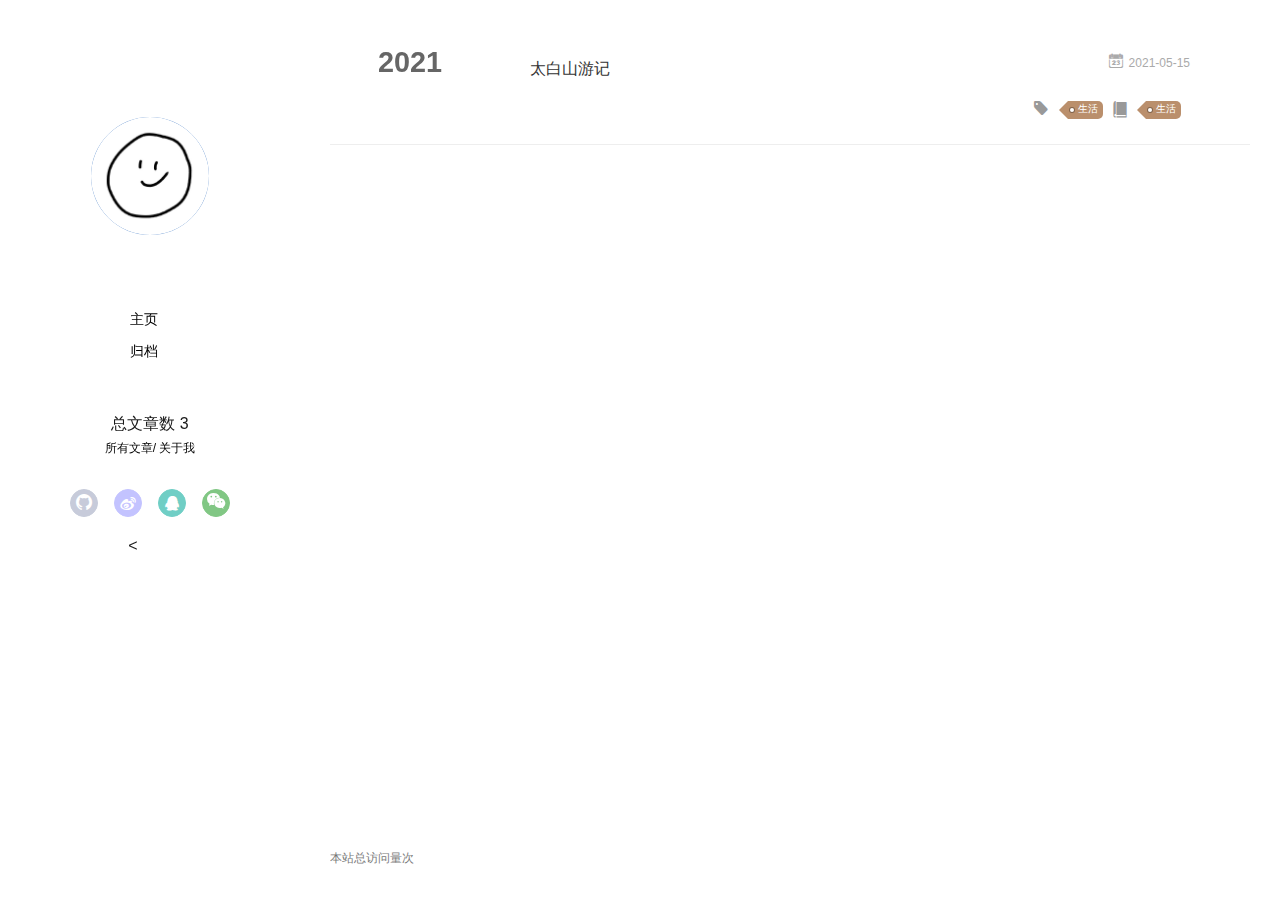
<file: tags/生活/index.html>
<!DOCTYPE html>
<html>
<head>
  <meta charset="utf-8">
  
  <meta name="renderer" content="webkit">
  <meta http-equiv="X-UA-Compatible" content="IE=edge" >
  <link rel="dns-prefetch" href="https://jwlee777.github.io">
  <title>Tag: 生活 | CryStal</title>
  <meta name="viewport" content="width=device-width, initial-scale=1, maximum-scale=1">
  <meta name="description" content="JwLee&#39;s Blog">
<meta property="og:type" content="website">
<meta property="og:title" content="CryStal">
<meta property="og:url" content="https://jwlee777.github.io/tags/%E7%94%9F%E6%B4%BB/index.html">
<meta property="og:site_name" content="CryStal">
<meta property="og:description" content="JwLee&#39;s Blog">
<meta property="og:locale" content="zh_CN">
<meta property="article:author" content="JwLee">
<meta property="article:tag" content="java,python,程序员，生活">
<meta name="twitter:card" content="summary">
  
    <link rel="alternative" href="/atom.xml" title="CryStal" type="application/atom+xml">
  
  
    <link rel="icon" href="/assets/img/head.jpg">
  
  <link rel="stylesheet" type="text/css" href="/./main.0cf68a.css">
  <style type="text/css">
  
    #container.show {
      background: linear-gradient(200deg,#a0cfe4,#e8c37e);
    }
  </style>
  

  

<meta name="generator" content="Hexo 5.4.0"></head>

<body>
  <div id="container" q-class="show:isCtnShow">
    <canvas id="anm-canvas" class="anm-canvas"></canvas>
    <div class="left-col" q-class="show:isShow">
      
<!--<div class="overlay" style="background: #4d4d4d"></div>-->
<div class="overlay" ></div>
<div class="intrude-less">
	<header id="header" class="inner">
		<a href="/" class="profilepic">
			<img src="/assets/img/head.jpg" class="js-avatar">
		</a>
		<hgroup>
		  <h1 class="header-author"><a href="/"></a></h1>
		</hgroup>
		

		<nav class="header-menu">
			<ul>
			
				<li><a href="/">主页</a></li>
	        
				<li><a href="/archives/index.html">归档</a></li>
	        
			</ul>
		</nav>
		<nav>
			总文章数 3
		</nav>
		<nav class="header-smart-menu">
    		
    			
    			<a q-on="click: openSlider(e, 'innerArchive')" href="javascript:void(0)">所有文章</a>
    			
            
    			
    			<a q-on="click: openSlider(e, 'aboutme')" href="javascript:void(0)">关于我</a>
    			
            
		</nav>
		<nav class="header-nav">
			<div class="social">
				
					<a class="github" target="_blank" href="https://github.com/JwLee777" title="github"><i class="icon-github"></i></a>
		        
					<a class="weibo" target="_blank" href="https://weibo.com/u/3223713651?is_all=1" title="weibo"><i class="icon-weibo"></i></a>
		        
					<a class="qq" target="_blank" href="/assets/img/qq.png" title="qq"><i class="icon-qq"></i></a>
		        
					<a class="weixin" target="_blank" href="/assets/img/wechat.jpg" title="weixin"><i class="icon-weixin"></i></a>
		        
			</div>
		<!-- 网易云音乐插件 -->
		
				<div style="position:absolute; bottom:120px left:auto; width:85%">
					<<iframe frameborder="no" border="0" marginwidth="0" marginheight="0" width=298 height=52 src="//music.163.com/outchain/player?type=2&id=1396141677&auto=0&height=32"></iframe></iframe>
				</div>
		
		</nav>
	</header>		
</div>

    </div>
    <div class="mid-col" q-class="show:isShow,hide:isShow|isFalse">
      
<nav id="mobile-nav">
  	<div class="overlay js-overlay" style="background: #4d4d4d"></div>
	<div class="btnctn js-mobile-btnctn">
  		<div class="slider-trigger list" q-on="click: openSlider(e)"><i class="icon icon-sort"></i></div>
	</div>
	<div class="intrude-less">
		<header id="header" class="inner">
			<div class="profilepic">
				<img src="/assets/img/head.jpg" class="js-avatar">
			</div>
			<hgroup>
			  <h1 class="header-author js-header-author"></h1>
			</hgroup>
			
			
			
				
			
				
			
			
			
			<nav class="header-nav">
				<div class="social">
					
						<a class="github" target="_blank" href="https://github.com/JwLee777" title="github"><i class="icon-github"></i></a>
			        
						<a class="weibo" target="_blank" href="https://weibo.com/u/3223713651?is_all=1" title="weibo"><i class="icon-weibo"></i></a>
			        
						<a class="qq" target="_blank" href="/assets/img/qq.png" title="qq"><i class="icon-qq"></i></a>
			        
						<a class="weixin" target="_blank" href="/assets/img/wechat.jpg" title="weixin"><i class="icon-weixin"></i></a>
			        
				</div>
			</nav>

			<nav class="header-menu js-header-menu">
				<ul style="width: 50%">
				
				
					<li style="width: 50%"><a href="/">主页</a></li>
		        
					<li style="width: 50%"><a href="/archives/index.html">归档</a></li>
		        
				</ul>
			</nav>
		</header>				
	</div>
	<div class="mobile-mask" style="display:none" q-show="isShow"></div>
</nav>

      <div id="wrapper" class="body-wrap">
        <div class="menu-l">
          <div class="canvas-wrap">
            <canvas data-colors="#eaeaea" data-sectionHeight="100" data-contentId="js-content" id="myCanvas1" class="anm-canvas"></canvas>
          </div>
          <div id="js-content" class="content-ll">
            
  
  
    
    
      
      
      <section class="archives-wrap">
        <div class="archive-year-wrap">
          <a href="/archives/2021" class="archive-year">2021</a>
        </div>
        <div class="archives">
    
    <article class="archive-article archive-type-post">
  <div class="archive-article-inner">
    <header class="archive-article-header">
      	<div class="article-meta">
	      	<a href="/2021/05/15/%E5%A4%AA%E7%99%BD%E5%B1%B1/" class="archive-article-date">
  	<time datetime="2021-05-15T13:07:15.000Z" itemprop="datePublished"><i class="icon-calendar icon"></i>2021-05-15</time>
</a>
        </div>
    	 
  
    <h1 itemprop="name">
      <a class="archive-article-title" href="/2021/05/15/%E5%A4%AA%E7%99%BD%E5%B1%B1/">太白山游记</a>
    </h1>
  

        <div class="article-info info-on-right">
          
	<div class="article-tag tagcloud">
		<i class="icon-price-tags icon"></i>
		<ul class="article-tag-list">
			 
        		<li class="article-tag-list-item">
        			<a href="javascript:void(0)" class="js-tag article-tag-list-link color3">生活</a>
        		</li>
      		
		</ul>
	</div>

          
	<div class="article-category tagcloud">
		<i class="icon-book icon"></i>
		<ul class="article-tag-list">
			 
        		<li class="article-tag-list-item">
        			<a href="/categories/生活//" class="article-tag-list-link color3">生活</a>
        		</li>
      		
		</ul>
	</div>


        </div>
        <div class="clearfix"></div>
    </header>
  </div>
</article>
  
  
    </div></section>
  

    


          </div>
        </div>
      </div>
      <footer id="footer">
  <div class="outer">
    <div id="footer-info">
    	<div class="footer-left">
			<span id="busuanzi_container_site_pv">    本站总访问量<span id="busuanzi_value_site_pv"></span>次</span>
    </div>
  </div>
</footer>

    </div>
    <script>
	var yiliaConfig = {
		mathjax: false,
		isHome: false,
		isPost: false,
		isArchive: false,
		isTag: true,
		isCategory: false,
		open_in_new: false,
		toc_hide_index: true,
		root: "/",
		innerArchive: true,
		showTags: false
	}
</script>

<script>!function(t){function n(e){if(r[e])return r[e].exports;var i=r[e]={exports:{},id:e,loaded:!1};return t[e].call(i.exports,i,i.exports,n),i.loaded=!0,i.exports}var r={};n.m=t,n.c=r,n.p="./",n(0)}([function(t,n,r){r(195),t.exports=r(191)},function(t,n,r){var e=r(3),i=r(52),o=r(27),u=r(28),c=r(53),f="prototype",a=function(t,n,r){var s,l,h,v,p=t&a.F,d=t&a.G,y=t&a.S,g=t&a.P,b=t&a.B,m=d?e:y?e[n]||(e[n]={}):(e[n]||{})[f],x=d?i:i[n]||(i[n]={}),w=x[f]||(x[f]={});d&&(r=n);for(s in r)l=!p&&m&&void 0!==m[s],h=(l?m:r)[s],v=b&&l?c(h,e):g&&"function"==typeof h?c(Function.call,h):h,m&&u(m,s,h,t&a.U),x[s]!=h&&o(x,s,v),g&&w[s]!=h&&(w[s]=h)};e.core=i,a.F=1,a.G=2,a.S=4,a.P=8,a.B=16,a.W=32,a.U=64,a.R=128,t.exports=a},function(t,n,r){var e=r(6);t.exports=function(t){if(!e(t))throw TypeError(t+" is not an object!");return t}},function(t,n){var r=t.exports="undefined"!=typeof window&&window.Math==Math?window:"undefined"!=typeof self&&self.Math==Math?self:Function("return this")();"number"==typeof __g&&(__g=r)},function(t,n){t.exports=function(t){try{return!!t()}catch(t){return!0}}},function(t,n){var r=t.exports="undefined"!=typeof window&&window.Math==Math?window:"undefined"!=typeof self&&self.Math==Math?self:Function("return this")();"number"==typeof __g&&(__g=r)},function(t,n){t.exports=function(t){return"object"==typeof t?null!==t:"function"==typeof t}},function(t,n,r){var e=r(126)("wks"),i=r(76),o=r(3).Symbol,u="function"==typeof o;(t.exports=function(t){return e[t]||(e[t]=u&&o[t]||(u?o:i)("Symbol."+t))}).store=e},function(t,n){var r={}.hasOwnProperty;t.exports=function(t,n){return r.call(t,n)}},function(t,n,r){var e=r(94),i=r(33);t.exports=function(t){return e(i(t))}},function(t,n,r){t.exports=!r(4)(function(){return 7!=Object.defineProperty({},"a",{get:function(){return 7}}).a})},function(t,n,r){var e=r(2),i=r(167),o=r(50),u=Object.defineProperty;n.f=r(10)?Object.defineProperty:function(t,n,r){if(e(t),n=o(n,!0),e(r),i)try{return u(t,n,r)}catch(t){}if("get"in r||"set"in r)throw TypeError("Accessors not supported!");return"value"in r&&(t[n]=r.value),t}},function(t,n,r){t.exports=!r(18)(function(){return 7!=Object.defineProperty({},"a",{get:function(){return 7}}).a})},function(t,n,r){var e=r(14),i=r(22);t.exports=r(12)?function(t,n,r){return e.f(t,n,i(1,r))}:function(t,n,r){return t[n]=r,t}},function(t,n,r){var e=r(20),i=r(58),o=r(42),u=Object.defineProperty;n.f=r(12)?Object.defineProperty:function(t,n,r){if(e(t),n=o(n,!0),e(r),i)try{return u(t,n,r)}catch(t){}if("get"in r||"set"in r)throw TypeError("Accessors not supported!");return"value"in r&&(t[n]=r.value),t}},function(t,n,r){var e=r(40)("wks"),i=r(23),o=r(5).Symbol,u="function"==typeof o;(t.exports=function(t){return e[t]||(e[t]=u&&o[t]||(u?o:i)("Symbol."+t))}).store=e},function(t,n,r){var e=r(67),i=Math.min;t.exports=function(t){return t>0?i(e(t),9007199254740991):0}},function(t,n,r){var e=r(46);t.exports=function(t){return Object(e(t))}},function(t,n){t.exports=function(t){try{return!!t()}catch(t){return!0}}},function(t,n,r){var e=r(63),i=r(34);t.exports=Object.keys||function(t){return e(t,i)}},function(t,n,r){var e=r(21);t.exports=function(t){if(!e(t))throw TypeError(t+" is not an object!");return t}},function(t,n){t.exports=function(t){return"object"==typeof t?null!==t:"function"==typeof t}},function(t,n){t.exports=function(t,n){return{enumerable:!(1&t),configurable:!(2&t),writable:!(4&t),value:n}}},function(t,n){var r=0,e=Math.random();t.exports=function(t){return"Symbol(".concat(void 0===t?"":t,")_",(++r+e).toString(36))}},function(t,n){var r={}.hasOwnProperty;t.exports=function(t,n){return r.call(t,n)}},function(t,n){var r=t.exports={version:"2.4.0"};"number"==typeof __e&&(__e=r)},function(t,n){t.exports=function(t){if("function"!=typeof t)throw TypeError(t+" is not a function!");return t}},function(t,n,r){var e=r(11),i=r(66);t.exports=r(10)?function(t,n,r){return e.f(t,n,i(1,r))}:function(t,n,r){return t[n]=r,t}},function(t,n,r){var e=r(3),i=r(27),o=r(24),u=r(76)("src"),c="toString",f=Function[c],a=(""+f).split(c);r(52).inspectSource=function(t){return f.call(t)},(t.exports=function(t,n,r,c){var f="function"==typeof r;f&&(o(r,"name")||i(r,"name",n)),t[n]!==r&&(f&&(o(r,u)||i(r,u,t[n]?""+t[n]:a.join(String(n)))),t===e?t[n]=r:c?t[n]?t[n]=r:i(t,n,r):(delete t[n],i(t,n,r)))})(Function.prototype,c,function(){return"function"==typeof this&&this[u]||f.call(this)})},function(t,n,r){var e=r(1),i=r(4),o=r(46),u=function(t,n,r,e){var i=String(o(t)),u="<"+n;return""!==r&&(u+=" "+r+'="'+String(e).replace(/"/g,"&quot;")+'"'),u+">"+i+"</"+n+">"};t.exports=function(t,n){var r={};r[t]=n(u),e(e.P+e.F*i(function(){var n=""[t]('"');return n!==n.toLowerCase()||n.split('"').length>3}),"String",r)}},function(t,n,r){var e=r(115),i=r(46);t.exports=function(t){return e(i(t))}},function(t,n,r){var e=r(116),i=r(66),o=r(30),u=r(50),c=r(24),f=r(167),a=Object.getOwnPropertyDescriptor;n.f=r(10)?a:function(t,n){if(t=o(t),n=u(n,!0),f)try{return a(t,n)}catch(t){}if(c(t,n))return i(!e.f.call(t,n),t[n])}},function(t,n,r){var e=r(24),i=r(17),o=r(145)("IE_PROTO"),u=Object.prototype;t.exports=Object.getPrototypeOf||function(t){return t=i(t),e(t,o)?t[o]:"function"==typeof t.constructor&&t instanceof t.constructor?t.constructor.prototype:t instanceof Object?u:null}},function(t,n){t.exports=function(t){if(void 0==t)throw TypeError("Can't call method on  "+t);return t}},function(t,n){t.exports="constructor,hasOwnProperty,isPrototypeOf,propertyIsEnumerable,toLocaleString,toString,valueOf".split(",")},function(t,n){t.exports={}},function(t,n){t.exports=!0},function(t,n){n.f={}.propertyIsEnumerable},function(t,n,r){var e=r(14).f,i=r(8),o=r(15)("toStringTag");t.exports=function(t,n,r){t&&!i(t=r?t:t.prototype,o)&&e(t,o,{configurable:!0,value:n})}},function(t,n,r){var e=r(40)("keys"),i=r(23);t.exports=function(t){return e[t]||(e[t]=i(t))}},function(t,n,r){var e=r(5),i="__core-js_shared__",o=e[i]||(e[i]={});t.exports=function(t){return o[t]||(o[t]={})}},function(t,n){var r=Math.ceil,e=Math.floor;t.exports=function(t){return isNaN(t=+t)?0:(t>0?e:r)(t)}},function(t,n,r){var e=r(21);t.exports=function(t,n){if(!e(t))return t;var r,i;if(n&&"function"==typeof(r=t.toString)&&!e(i=r.call(t)))return i;if("function"==typeof(r=t.valueOf)&&!e(i=r.call(t)))return i;if(!n&&"function"==typeof(r=t.toString)&&!e(i=r.call(t)))return i;throw TypeError("Can't convert object to primitive value")}},function(t,n,r){var e=r(5),i=r(25),o=r(36),u=r(44),c=r(14).f;t.exports=function(t){var n=i.Symbol||(i.Symbol=o?{}:e.Symbol||{});"_"==t.charAt(0)||t in n||c(n,t,{value:u.f(t)})}},function(t,n,r){n.f=r(15)},function(t,n){var r={}.toString;t.exports=function(t){return r.call(t).slice(8,-1)}},function(t,n){t.exports=function(t){if(void 0==t)throw TypeError("Can't call method on  "+t);return t}},function(t,n,r){var e=r(4);t.exports=function(t,n){return!!t&&e(function(){n?t.call(null,function(){},1):t.call(null)})}},function(t,n,r){var e=r(53),i=r(115),o=r(17),u=r(16),c=r(203);t.exports=function(t,n){var r=1==t,f=2==t,a=3==t,s=4==t,l=6==t,h=5==t||l,v=n||c;return function(n,c,p){for(var d,y,g=o(n),b=i(g),m=e(c,p,3),x=u(b.length),w=0,S=r?v(n,x):f?v(n,0):void 0;x>w;w++)if((h||w in b)&&(d=b[w],y=m(d,w,g),t))if(r)S[w]=y;else if(y)switch(t){case 3:return!0;case 5:return d;case 6:return w;case 2:S.push(d)}else if(s)return!1;return l?-1:a||s?s:S}}},function(t,n,r){var e=r(1),i=r(52),o=r(4);t.exports=function(t,n){var r=(i.Object||{})[t]||Object[t],u={};u[t]=n(r),e(e.S+e.F*o(function(){r(1)}),"Object",u)}},function(t,n,r){var e=r(6);t.exports=function(t,n){if(!e(t))return t;var r,i;if(n&&"function"==typeof(r=t.toString)&&!e(i=r.call(t)))return i;if("function"==typeof(r=t.valueOf)&&!e(i=r.call(t)))return i;if(!n&&"function"==typeof(r=t.toString)&&!e(i=r.call(t)))return i;throw TypeError("Can't convert object to primitive value")}},function(t,n,r){var e=r(5),i=r(25),o=r(91),u=r(13),c="prototype",f=function(t,n,r){var a,s,l,h=t&f.F,v=t&f.G,p=t&f.S,d=t&f.P,y=t&f.B,g=t&f.W,b=v?i:i[n]||(i[n]={}),m=b[c],x=v?e:p?e[n]:(e[n]||{})[c];v&&(r=n);for(a in r)(s=!h&&x&&void 0!==x[a])&&a in b||(l=s?x[a]:r[a],b[a]=v&&"function"!=typeof x[a]?r[a]:y&&s?o(l,e):g&&x[a]==l?function(t){var n=function(n,r,e){if(this instanceof t){switch(arguments.length){case 0:return new t;case 1:return new t(n);case 2:return new t(n,r)}return new t(n,r,e)}return t.apply(this,arguments)};return n[c]=t[c],n}(l):d&&"function"==typeof l?o(Function.call,l):l,d&&((b.virtual||(b.virtual={}))[a]=l,t&f.R&&m&&!m[a]&&u(m,a,l)))};f.F=1,f.G=2,f.S=4,f.P=8,f.B=16,f.W=32,f.U=64,f.R=128,t.exports=f},function(t,n){var r=t.exports={version:"2.4.0"};"number"==typeof __e&&(__e=r)},function(t,n,r){var e=r(26);t.exports=function(t,n,r){if(e(t),void 0===n)return t;switch(r){case 1:return function(r){return t.call(n,r)};case 2:return function(r,e){return t.call(n,r,e)};case 3:return function(r,e,i){return t.call(n,r,e,i)}}return function(){return t.apply(n,arguments)}}},function(t,n,r){var e=r(183),i=r(1),o=r(126)("metadata"),u=o.store||(o.store=new(r(186))),c=function(t,n,r){var i=u.get(t);if(!i){if(!r)return;u.set(t,i=new e)}var o=i.get(n);if(!o){if(!r)return;i.set(n,o=new e)}return o},f=function(t,n,r){var e=c(n,r,!1);return void 0!==e&&e.has(t)},a=function(t,n,r){var e=c(n,r,!1);return void 0===e?void 0:e.get(t)},s=function(t,n,r,e){c(r,e,!0).set(t,n)},l=function(t,n){var r=c(t,n,!1),e=[];return r&&r.forEach(function(t,n){e.push(n)}),e},h=function(t){return void 0===t||"symbol"==typeof t?t:String(t)},v=function(t){i(i.S,"Reflect",t)};t.exports={store:u,map:c,has:f,get:a,set:s,keys:l,key:h,exp:v}},function(t,n,r){"use strict";if(r(10)){var e=r(69),i=r(3),o=r(4),u=r(1),c=r(127),f=r(152),a=r(53),s=r(68),l=r(66),h=r(27),v=r(73),p=r(67),d=r(16),y=r(75),g=r(50),b=r(24),m=r(180),x=r(114),w=r(6),S=r(17),_=r(137),O=r(70),E=r(32),P=r(71).f,j=r(154),F=r(76),M=r(7),A=r(48),N=r(117),T=r(146),I=r(155),k=r(80),L=r(123),R=r(74),C=r(130),D=r(160),U=r(11),W=r(31),G=U.f,B=W.f,V=i.RangeError,z=i.TypeError,q=i.Uint8Array,K="ArrayBuffer",J="Shared"+K,Y="BYTES_PER_ELEMENT",H="prototype",$=Array[H],X=f.ArrayBuffer,Q=f.DataView,Z=A(0),tt=A(2),nt=A(3),rt=A(4),et=A(5),it=A(6),ot=N(!0),ut=N(!1),ct=I.values,ft=I.keys,at=I.entries,st=$.lastIndexOf,lt=$.reduce,ht=$.reduceRight,vt=$.join,pt=$.sort,dt=$.slice,yt=$.toString,gt=$.toLocaleString,bt=M("iterator"),mt=M("toStringTag"),xt=F("typed_constructor"),wt=F("def_constructor"),St=c.CONSTR,_t=c.TYPED,Ot=c.VIEW,Et="Wrong length!",Pt=A(1,function(t,n){return Tt(T(t,t[wt]),n)}),jt=o(function(){return 1===new q(new Uint16Array([1]).buffer)[0]}),Ft=!!q&&!!q[H].set&&o(function(){new q(1).set({})}),Mt=function(t,n){if(void 0===t)throw z(Et);var r=+t,e=d(t);if(n&&!m(r,e))throw V(Et);return e},At=function(t,n){var r=p(t);if(r<0||r%n)throw V("Wrong offset!");return r},Nt=function(t){if(w(t)&&_t in t)return t;throw z(t+" is not a typed array!")},Tt=function(t,n){if(!(w(t)&&xt in t))throw z("It is not a typed array constructor!");return new t(n)},It=function(t,n){return kt(T(t,t[wt]),n)},kt=function(t,n){for(var r=0,e=n.length,i=Tt(t,e);e>r;)i[r]=n[r++];return i},Lt=function(t,n,r){G(t,n,{get:function(){return this._d[r]}})},Rt=function(t){var n,r,e,i,o,u,c=S(t),f=arguments.length,s=f>1?arguments[1]:void 0,l=void 0!==s,h=j(c);if(void 0!=h&&!_(h)){for(u=h.call(c),e=[],n=0;!(o=u.next()).done;n++)e.push(o.value);c=e}for(l&&f>2&&(s=a(s,arguments[2],2)),n=0,r=d(c.length),i=Tt(this,r);r>n;n++)i[n]=l?s(c[n],n):c[n];return i},Ct=function(){for(var t=0,n=arguments.length,r=Tt(this,n);n>t;)r[t]=arguments[t++];return r},Dt=!!q&&o(function(){gt.call(new q(1))}),Ut=function(){return gt.apply(Dt?dt.call(Nt(this)):Nt(this),arguments)},Wt={copyWithin:function(t,n){return D.call(Nt(this),t,n,arguments.length>2?arguments[2]:void 0)},every:function(t){return rt(Nt(this),t,arguments.length>1?arguments[1]:void 0)},fill:function(t){return C.apply(Nt(this),arguments)},filter:function(t){return It(this,tt(Nt(this),t,arguments.length>1?arguments[1]:void 0))},find:function(t){return et(Nt(this),t,arguments.length>1?arguments[1]:void 0)},findIndex:function(t){return it(Nt(this),t,arguments.length>1?arguments[1]:void 0)},forEach:function(t){Z(Nt(this),t,arguments.length>1?arguments[1]:void 0)},indexOf:function(t){return ut(Nt(this),t,arguments.length>1?arguments[1]:void 0)},includes:function(t){return ot(Nt(this),t,arguments.length>1?arguments[1]:void 0)},join:function(t){return vt.apply(Nt(this),arguments)},lastIndexOf:function(t){return st.apply(Nt(this),arguments)},map:function(t){return Pt(Nt(this),t,arguments.length>1?arguments[1]:void 0)},reduce:function(t){return lt.apply(Nt(this),arguments)},reduceRight:function(t){return ht.apply(Nt(this),arguments)},reverse:function(){for(var t,n=this,r=Nt(n).length,e=Math.floor(r/2),i=0;i<e;)t=n[i],n[i++]=n[--r],n[r]=t;return n},some:function(t){return nt(Nt(this),t,arguments.length>1?arguments[1]:void 0)},sort:function(t){return pt.call(Nt(this),t)},subarray:function(t,n){var r=Nt(this),e=r.length,i=y(t,e);return new(T(r,r[wt]))(r.buffer,r.byteOffset+i*r.BYTES_PER_ELEMENT,d((void 0===n?e:y(n,e))-i))}},Gt=function(t,n){return It(this,dt.call(Nt(this),t,n))},Bt=function(t){Nt(this);var n=At(arguments[1],1),r=this.length,e=S(t),i=d(e.length),o=0;if(i+n>r)throw V(Et);for(;o<i;)this[n+o]=e[o++]},Vt={entries:function(){return at.call(Nt(this))},keys:function(){return ft.call(Nt(this))},values:function(){return ct.call(Nt(this))}},zt=function(t,n){return w(t)&&t[_t]&&"symbol"!=typeof n&&n in t&&String(+n)==String(n)},qt=function(t,n){return zt(t,n=g(n,!0))?l(2,t[n]):B(t,n)},Kt=function(t,n,r){return!(zt(t,n=g(n,!0))&&w(r)&&b(r,"value"))||b(r,"get")||b(r,"set")||r.configurable||b(r,"writable")&&!r.writable||b(r,"enumerable")&&!r.enumerable?G(t,n,r):(t[n]=r.value,t)};St||(W.f=qt,U.f=Kt),u(u.S+u.F*!St,"Object",{getOwnPropertyDescriptor:qt,defineProperty:Kt}),o(function(){yt.call({})})&&(yt=gt=function(){return vt.call(this)});var Jt=v({},Wt);v(Jt,Vt),h(Jt,bt,Vt.values),v(Jt,{slice:Gt,set:Bt,constructor:function(){},toString:yt,toLocaleString:Ut}),Lt(Jt,"buffer","b"),Lt(Jt,"byteOffset","o"),Lt(Jt,"byteLength","l"),Lt(Jt,"length","e"),G(Jt,mt,{get:function(){return this[_t]}}),t.exports=function(t,n,r,f){f=!!f;var a=t+(f?"Clamped":"")+"Array",l="Uint8Array"!=a,v="get"+t,p="set"+t,y=i[a],g=y||{},b=y&&E(y),m=!y||!c.ABV,S={},_=y&&y[H],j=function(t,r){var e=t._d;return e.v[v](r*n+e.o,jt)},F=function(t,r,e){var i=t._d;f&&(e=(e=Math.round(e))<0?0:e>255?255:255&e),i.v[p](r*n+i.o,e,jt)},M=function(t,n){G(t,n,{get:function(){return j(this,n)},set:function(t){return F(this,n,t)},enumerable:!0})};m?(y=r(function(t,r,e,i){s(t,y,a,"_d");var o,u,c,f,l=0,v=0;if(w(r)){if(!(r instanceof X||(f=x(r))==K||f==J))return _t in r?kt(y,r):Rt.call(y,r);o=r,v=At(e,n);var p=r.byteLength;if(void 0===i){if(p%n)throw V(Et);if((u=p-v)<0)throw V(Et)}else if((u=d(i)*n)+v>p)throw V(Et);c=u/n}else c=Mt(r,!0),u=c*n,o=new X(u);for(h(t,"_d",{b:o,o:v,l:u,e:c,v:new Q(o)});l<c;)M(t,l++)}),_=y[H]=O(Jt),h(_,"constructor",y)):L(function(t){new y(null),new y(t)},!0)||(y=r(function(t,r,e,i){s(t,y,a);var o;return w(r)?r instanceof X||(o=x(r))==K||o==J?void 0!==i?new g(r,At(e,n),i):void 0!==e?new g(r,At(e,n)):new g(r):_t in r?kt(y,r):Rt.call(y,r):new g(Mt(r,l))}),Z(b!==Function.prototype?P(g).concat(P(b)):P(g),function(t){t in y||h(y,t,g[t])}),y[H]=_,e||(_.constructor=y));var A=_[bt],N=!!A&&("values"==A.name||void 0==A.name),T=Vt.values;h(y,xt,!0),h(_,_t,a),h(_,Ot,!0),h(_,wt,y),(f?new y(1)[mt]==a:mt in _)||G(_,mt,{get:function(){return a}}),S[a]=y,u(u.G+u.W+u.F*(y!=g),S),u(u.S,a,{BYTES_PER_ELEMENT:n,from:Rt,of:Ct}),Y in _||h(_,Y,n),u(u.P,a,Wt),R(a),u(u.P+u.F*Ft,a,{set:Bt}),u(u.P+u.F*!N,a,Vt),u(u.P+u.F*(_.toString!=yt),a,{toString:yt}),u(u.P+u.F*o(function(){new y(1).slice()}),a,{slice:Gt}),u(u.P+u.F*(o(function(){return[1,2].toLocaleString()!=new y([1,2]).toLocaleString()})||!o(function(){_.toLocaleString.call([1,2])})),a,{toLocaleString:Ut}),k[a]=N?A:T,e||N||h(_,bt,T)}}else t.exports=function(){}},function(t,n){var r={}.toString;t.exports=function(t){return r.call(t).slice(8,-1)}},function(t,n,r){var e=r(21),i=r(5).document,o=e(i)&&e(i.createElement);t.exports=function(t){return o?i.createElement(t):{}}},function(t,n,r){t.exports=!r(12)&&!r(18)(function(){return 7!=Object.defineProperty(r(57)("div"),"a",{get:function(){return 7}}).a})},function(t,n,r){"use strict";var e=r(36),i=r(51),o=r(64),u=r(13),c=r(8),f=r(35),a=r(96),s=r(38),l=r(103),h=r(15)("iterator"),v=!([].keys&&"next"in[].keys()),p="keys",d="values",y=function(){return this};t.exports=function(t,n,r,g,b,m,x){a(r,n,g);var w,S,_,O=function(t){if(!v&&t in F)return F[t];switch(t){case p:case d:return function(){return new r(this,t)}}return function(){return new r(this,t)}},E=n+" Iterator",P=b==d,j=!1,F=t.prototype,M=F[h]||F["@@iterator"]||b&&F[b],A=M||O(b),N=b?P?O("entries"):A:void 0,T="Array"==n?F.entries||M:M;if(T&&(_=l(T.call(new t)))!==Object.prototype&&(s(_,E,!0),e||c(_,h)||u(_,h,y)),P&&M&&M.name!==d&&(j=!0,A=function(){return M.call(this)}),e&&!x||!v&&!j&&F[h]||u(F,h,A),f[n]=A,f[E]=y,b)if(w={values:P?A:O(d),keys:m?A:O(p),entries:N},x)for(S in w)S in F||o(F,S,w[S]);else i(i.P+i.F*(v||j),n,w);return w}},function(t,n,r){var e=r(20),i=r(100),o=r(34),u=r(39)("IE_PROTO"),c=function(){},f="prototype",a=function(){var t,n=r(57)("iframe"),e=o.length;for(n.style.display="none",r(93).appendChild(n),n.src="javascript:",t=n.contentWindow.document,t.open(),t.write("<script>document.F=Object<\/script>"),t.close(),a=t.F;e--;)delete a[f][o[e]];return a()};t.exports=Object.create||function(t,n){var r;return null!==t?(c[f]=e(t),r=new c,c[f]=null,r[u]=t):r=a(),void 0===n?r:i(r,n)}},function(t,n,r){var e=r(63),i=r(34).concat("length","prototype");n.f=Object.getOwnPropertyNames||function(t){return e(t,i)}},function(t,n){n.f=Object.getOwnPropertySymbols},function(t,n,r){var e=r(8),i=r(9),o=r(90)(!1),u=r(39)("IE_PROTO");t.exports=function(t,n){var r,c=i(t),f=0,a=[];for(r in c)r!=u&&e(c,r)&&a.push(r);for(;n.length>f;)e(c,r=n[f++])&&(~o(a,r)||a.push(r));return a}},function(t,n,r){t.exports=r(13)},function(t,n,r){var e=r(76)("meta"),i=r(6),o=r(24),u=r(11).f,c=0,f=Object.isExtensible||function(){return!0},a=!r(4)(function(){return f(Object.preventExtensions({}))}),s=function(t){u(t,e,{value:{i:"O"+ ++c,w:{}}})},l=function(t,n){if(!i(t))return"symbol"==typeof t?t:("string"==typeof t?"S":"P")+t;if(!o(t,e)){if(!f(t))return"F";if(!n)return"E";s(t)}return t[e].i},h=function(t,n){if(!o(t,e)){if(!f(t))return!0;if(!n)return!1;s(t)}return t[e].w},v=function(t){return a&&p.NEED&&f(t)&&!o(t,e)&&s(t),t},p=t.exports={KEY:e,NEED:!1,fastKey:l,getWeak:h,onFreeze:v}},function(t,n){t.exports=function(t,n){return{enumerable:!(1&t),configurable:!(2&t),writable:!(4&t),value:n}}},function(t,n){var r=Math.ceil,e=Math.floor;t.exports=function(t){return isNaN(t=+t)?0:(t>0?e:r)(t)}},function(t,n){t.exports=function(t,n,r,e){if(!(t instanceof n)||void 0!==e&&e in t)throw TypeError(r+": incorrect invocation!");return t}},function(t,n){t.exports=!1},function(t,n,r){var e=r(2),i=r(173),o=r(133),u=r(145)("IE_PROTO"),c=function(){},f="prototype",a=function(){var t,n=r(132)("iframe"),e=o.length;for(n.style.display="none",r(135).appendChild(n),n.src="javascript:",t=n.contentWindow.document,t.open(),t.write("<script>document.F=Object<\/script>"),t.close(),a=t.F;e--;)delete a[f][o[e]];return a()};t.exports=Object.create||function(t,n){var r;return null!==t?(c[f]=e(t),r=new c,c[f]=null,r[u]=t):r=a(),void 0===n?r:i(r,n)}},function(t,n,r){var e=r(175),i=r(133).concat("length","prototype");n.f=Object.getOwnPropertyNames||function(t){return e(t,i)}},function(t,n,r){var e=r(175),i=r(133);t.exports=Object.keys||function(t){return e(t,i)}},function(t,n,r){var e=r(28);t.exports=function(t,n,r){for(var i in n)e(t,i,n[i],r);return t}},function(t,n,r){"use strict";var e=r(3),i=r(11),o=r(10),u=r(7)("species");t.exports=function(t){var n=e[t];o&&n&&!n[u]&&i.f(n,u,{configurable:!0,get:function(){return this}})}},function(t,n,r){var e=r(67),i=Math.max,o=Math.min;t.exports=function(t,n){return t=e(t),t<0?i(t+n,0):o(t,n)}},function(t,n){var r=0,e=Math.random();t.exports=function(t){return"Symbol(".concat(void 0===t?"":t,")_",(++r+e).toString(36))}},function(t,n,r){var e=r(33);t.exports=function(t){return Object(e(t))}},function(t,n,r){var e=r(7)("unscopables"),i=Array.prototype;void 0==i[e]&&r(27)(i,e,{}),t.exports=function(t){i[e][t]=!0}},function(t,n,r){var e=r(53),i=r(169),o=r(137),u=r(2),c=r(16),f=r(154),a={},s={},n=t.exports=function(t,n,r,l,h){var v,p,d,y,g=h?function(){return t}:f(t),b=e(r,l,n?2:1),m=0;if("function"!=typeof g)throw TypeError(t+" is not iterable!");if(o(g)){for(v=c(t.length);v>m;m++)if((y=n?b(u(p=t[m])[0],p[1]):b(t[m]))===a||y===s)return y}else for(d=g.call(t);!(p=d.next()).done;)if((y=i(d,b,p.value,n))===a||y===s)return y};n.BREAK=a,n.RETURN=s},function(t,n){t.exports={}},function(t,n,r){var e=r(11).f,i=r(24),o=r(7)("toStringTag");t.exports=function(t,n,r){t&&!i(t=r?t:t.prototype,o)&&e(t,o,{configurable:!0,value:n})}},function(t,n,r){var e=r(1),i=r(46),o=r(4),u=r(150),c="["+u+"]",f="​",a=RegExp("^"+c+c+"*"),s=RegExp(c+c+"*$"),l=function(t,n,r){var i={},c=o(function(){return!!u[t]()||f[t]()!=f}),a=i[t]=c?n(h):u[t];r&&(i[r]=a),e(e.P+e.F*c,"String",i)},h=l.trim=function(t,n){return t=String(i(t)),1&n&&(t=t.replace(a,"")),2&n&&(t=t.replace(s,"")),t};t.exports=l},function(t,n,r){t.exports={default:r(86),__esModule:!0}},function(t,n,r){t.exports={default:r(87),__esModule:!0}},function(t,n,r){"use strict";function e(t){return t&&t.__esModule?t:{default:t}}n.__esModule=!0;var i=r(84),o=e(i),u=r(83),c=e(u),f="function"==typeof c.default&&"symbol"==typeof o.default?function(t){return typeof t}:function(t){return t&&"function"==typeof c.default&&t.constructor===c.default&&t!==c.default.prototype?"symbol":typeof t};n.default="function"==typeof c.default&&"symbol"===f(o.default)?function(t){return void 0===t?"undefined":f(t)}:function(t){return t&&"function"==typeof c.default&&t.constructor===c.default&&t!==c.default.prototype?"symbol":void 0===t?"undefined":f(t)}},function(t,n,r){r(110),r(108),r(111),r(112),t.exports=r(25).Symbol},function(t,n,r){r(109),r(113),t.exports=r(44).f("iterator")},function(t,n){t.exports=function(t){if("function"!=typeof t)throw TypeError(t+" is not a function!");return t}},function(t,n){t.exports=function(){}},function(t,n,r){var e=r(9),i=r(106),o=r(105);t.exports=function(t){return function(n,r,u){var c,f=e(n),a=i(f.length),s=o(u,a);if(t&&r!=r){for(;a>s;)if((c=f[s++])!=c)return!0}else for(;a>s;s++)if((t||s in f)&&f[s]===r)return t||s||0;return!t&&-1}}},function(t,n,r){var e=r(88);t.exports=function(t,n,r){if(e(t),void 0===n)return t;switch(r){case 1:return function(r){return t.call(n,r)};case 2:return function(r,e){return t.call(n,r,e)};case 3:return function(r,e,i){return t.call(n,r,e,i)}}return function(){return t.apply(n,arguments)}}},function(t,n,r){var e=r(19),i=r(62),o=r(37);t.exports=function(t){var n=e(t),r=i.f;if(r)for(var u,c=r(t),f=o.f,a=0;c.length>a;)f.call(t,u=c[a++])&&n.push(u);return n}},function(t,n,r){t.exports=r(5).document&&document.documentElement},function(t,n,r){var e=r(56);t.exports=Object("z").propertyIsEnumerable(0)?Object:function(t){return"String"==e(t)?t.split(""):Object(t)}},function(t,n,r){var e=r(56);t.exports=Array.isArray||function(t){return"Array"==e(t)}},function(t,n,r){"use strict";var e=r(60),i=r(22),o=r(38),u={};r(13)(u,r(15)("iterator"),function(){return this}),t.exports=function(t,n,r){t.prototype=e(u,{next:i(1,r)}),o(t,n+" Iterator")}},function(t,n){t.exports=function(t,n){return{value:n,done:!!t}}},function(t,n,r){var e=r(19),i=r(9);t.exports=function(t,n){for(var r,o=i(t),u=e(o),c=u.length,f=0;c>f;)if(o[r=u[f++]]===n)return r}},function(t,n,r){var e=r(23)("meta"),i=r(21),o=r(8),u=r(14).f,c=0,f=Object.isExtensible||function(){return!0},a=!r(18)(function(){return f(Object.preventExtensions({}))}),s=function(t){u(t,e,{value:{i:"O"+ ++c,w:{}}})},l=function(t,n){if(!i(t))return"symbol"==typeof t?t:("string"==typeof t?"S":"P")+t;if(!o(t,e)){if(!f(t))return"F";if(!n)return"E";s(t)}return t[e].i},h=function(t,n){if(!o(t,e)){if(!f(t))return!0;if(!n)return!1;s(t)}return t[e].w},v=function(t){return a&&p.NEED&&f(t)&&!o(t,e)&&s(t),t},p=t.exports={KEY:e,NEED:!1,fastKey:l,getWeak:h,onFreeze:v}},function(t,n,r){var e=r(14),i=r(20),o=r(19);t.exports=r(12)?Object.defineProperties:function(t,n){i(t);for(var r,u=o(n),c=u.length,f=0;c>f;)e.f(t,r=u[f++],n[r]);return t}},function(t,n,r){var e=r(37),i=r(22),o=r(9),u=r(42),c=r(8),f=r(58),a=Object.getOwnPropertyDescriptor;n.f=r(12)?a:function(t,n){if(t=o(t),n=u(n,!0),f)try{return a(t,n)}catch(t){}if(c(t,n))return i(!e.f.call(t,n),t[n])}},function(t,n,r){var e=r(9),i=r(61).f,o={}.toString,u="object"==typeof window&&window&&Object.getOwnPropertyNames?Object.getOwnPropertyNames(window):[],c=function(t){try{return i(t)}catch(t){return u.slice()}};t.exports.f=function(t){return u&&"[object Window]"==o.call(t)?c(t):i(e(t))}},function(t,n,r){var e=r(8),i=r(77),o=r(39)("IE_PROTO"),u=Object.prototype;t.exports=Object.getPrototypeOf||function(t){return t=i(t),e(t,o)?t[o]:"function"==typeof t.constructor&&t instanceof t.constructor?t.constructor.prototype:t instanceof Object?u:null}},function(t,n,r){var e=r(41),i=r(33);t.exports=function(t){return function(n,r){var o,u,c=String(i(n)),f=e(r),a=c.length;return f<0||f>=a?t?"":void 0:(o=c.charCodeAt(f),o<55296||o>56319||f+1===a||(u=c.charCodeAt(f+1))<56320||u>57343?t?c.charAt(f):o:t?c.slice(f,f+2):u-56320+(o-55296<<10)+65536)}}},function(t,n,r){var e=r(41),i=Math.max,o=Math.min;t.exports=function(t,n){return t=e(t),t<0?i(t+n,0):o(t,n)}},function(t,n,r){var e=r(41),i=Math.min;t.exports=function(t){return t>0?i(e(t),9007199254740991):0}},function(t,n,r){"use strict";var e=r(89),i=r(97),o=r(35),u=r(9);t.exports=r(59)(Array,"Array",function(t,n){this._t=u(t),this._i=0,this._k=n},function(){var t=this._t,n=this._k,r=this._i++;return!t||r>=t.length?(this._t=void 0,i(1)):"keys"==n?i(0,r):"values"==n?i(0,t[r]):i(0,[r,t[r]])},"values"),o.Arguments=o.Array,e("keys"),e("values"),e("entries")},function(t,n){},function(t,n,r){"use strict";var e=r(104)(!0);r(59)(String,"String",function(t){this._t=String(t),this._i=0},function(){var t,n=this._t,r=this._i;return r>=n.length?{value:void 0,done:!0}:(t=e(n,r),this._i+=t.length,{value:t,done:!1})})},function(t,n,r){"use strict";var e=r(5),i=r(8),o=r(12),u=r(51),c=r(64),f=r(99).KEY,a=r(18),s=r(40),l=r(38),h=r(23),v=r(15),p=r(44),d=r(43),y=r(98),g=r(92),b=r(95),m=r(20),x=r(9),w=r(42),S=r(22),_=r(60),O=r(102),E=r(101),P=r(14),j=r(19),F=E.f,M=P.f,A=O.f,N=e.Symbol,T=e.JSON,I=T&&T.stringify,k="prototype",L=v("_hidden"),R=v("toPrimitive"),C={}.propertyIsEnumerable,D=s("symbol-registry"),U=s("symbols"),W=s("op-symbols"),G=Object[k],B="function"==typeof N,V=e.QObject,z=!V||!V[k]||!V[k].findChild,q=o&&a(function(){return 7!=_(M({},"a",{get:function(){return M(this,"a",{value:7}).a}})).a})?function(t,n,r){var e=F(G,n);e&&delete G[n],M(t,n,r),e&&t!==G&&M(G,n,e)}:M,K=function(t){var n=U[t]=_(N[k]);return n._k=t,n},J=B&&"symbol"==typeof N.iterator?function(t){return"symbol"==typeof t}:function(t){return t instanceof N},Y=function(t,n,r){return t===G&&Y(W,n,r),m(t),n=w(n,!0),m(r),i(U,n)?(r.enumerable?(i(t,L)&&t[L][n]&&(t[L][n]=!1),r=_(r,{enumerable:S(0,!1)})):(i(t,L)||M(t,L,S(1,{})),t[L][n]=!0),q(t,n,r)):M(t,n,r)},H=function(t,n){m(t);for(var r,e=g(n=x(n)),i=0,o=e.length;o>i;)Y(t,r=e[i++],n[r]);return t},$=function(t,n){return void 0===n?_(t):H(_(t),n)},X=function(t){var n=C.call(this,t=w(t,!0));return!(this===G&&i(U,t)&&!i(W,t))&&(!(n||!i(this,t)||!i(U,t)||i(this,L)&&this[L][t])||n)},Q=function(t,n){if(t=x(t),n=w(n,!0),t!==G||!i(U,n)||i(W,n)){var r=F(t,n);return!r||!i(U,n)||i(t,L)&&t[L][n]||(r.enumerable=!0),r}},Z=function(t){for(var n,r=A(x(t)),e=[],o=0;r.length>o;)i(U,n=r[o++])||n==L||n==f||e.push(n);return e},tt=function(t){for(var n,r=t===G,e=A(r?W:x(t)),o=[],u=0;e.length>u;)!i(U,n=e[u++])||r&&!i(G,n)||o.push(U[n]);return o};B||(N=function(){if(this instanceof N)throw TypeError("Symbol is not a constructor!");var t=h(arguments.length>0?arguments[0]:void 0),n=function(r){this===G&&n.call(W,r),i(this,L)&&i(this[L],t)&&(this[L][t]=!1),q(this,t,S(1,r))};return o&&z&&q(G,t,{configurable:!0,set:n}),K(t)},c(N[k],"toString",function(){return this._k}),E.f=Q,P.f=Y,r(61).f=O.f=Z,r(37).f=X,r(62).f=tt,o&&!r(36)&&c(G,"propertyIsEnumerable",X,!0),p.f=function(t){return K(v(t))}),u(u.G+u.W+u.F*!B,{Symbol:N});for(var nt="hasInstance,isConcatSpreadable,iterator,match,replace,search,species,split,toPrimitive,toStringTag,unscopables".split(","),rt=0;nt.length>rt;)v(nt[rt++]);for(var nt=j(v.store),rt=0;nt.length>rt;)d(nt[rt++]);u(u.S+u.F*!B,"Symbol",{for:function(t){return i(D,t+="")?D[t]:D[t]=N(t)},keyFor:function(t){if(J(t))return y(D,t);throw TypeError(t+" is not a symbol!")},useSetter:function(){z=!0},useSimple:function(){z=!1}}),u(u.S+u.F*!B,"Object",{create:$,defineProperty:Y,defineProperties:H,getOwnPropertyDescriptor:Q,getOwnPropertyNames:Z,getOwnPropertySymbols:tt}),T&&u(u.S+u.F*(!B||a(function(){var t=N();return"[null]"!=I([t])||"{}"!=I({a:t})||"{}"!=I(Object(t))})),"JSON",{stringify:function(t){if(void 0!==t&&!J(t)){for(var n,r,e=[t],i=1;arguments.length>i;)e.push(arguments[i++]);return n=e[1],"function"==typeof n&&(r=n),!r&&b(n)||(n=function(t,n){if(r&&(n=r.call(this,t,n)),!J(n))return n}),e[1]=n,I.apply(T,e)}}}),N[k][R]||r(13)(N[k],R,N[k].valueOf),l(N,"Symbol"),l(Math,"Math",!0),l(e.JSON,"JSON",!0)},function(t,n,r){r(43)("asyncIterator")},function(t,n,r){r(43)("observable")},function(t,n,r){r(107);for(var e=r(5),i=r(13),o=r(35),u=r(15)("toStringTag"),c=["NodeList","DOMTokenList","MediaList","StyleSheetList","CSSRuleList"],f=0;f<5;f++){var a=c[f],s=e[a],l=s&&s.prototype;l&&!l[u]&&i(l,u,a),o[a]=o.Array}},function(t,n,r){var e=r(45),i=r(7)("toStringTag"),o="Arguments"==e(function(){return arguments}()),u=function(t,n){try{return t[n]}catch(t){}};t.exports=function(t){var n,r,c;return void 0===t?"Undefined":null===t?"Null":"string"==typeof(r=u(n=Object(t),i))?r:o?e(n):"Object"==(c=e(n))&&"function"==typeof n.callee?"Arguments":c}},function(t,n,r){var e=r(45);t.exports=Object("z").propertyIsEnumerable(0)?Object:function(t){return"String"==e(t)?t.split(""):Object(t)}},function(t,n){n.f={}.propertyIsEnumerable},function(t,n,r){var e=r(30),i=r(16),o=r(75);t.exports=function(t){return function(n,r,u){var c,f=e(n),a=i(f.length),s=o(u,a);if(t&&r!=r){for(;a>s;)if((c=f[s++])!=c)return!0}else for(;a>s;s++)if((t||s in f)&&f[s]===r)return t||s||0;return!t&&-1}}},function(t,n,r){"use strict";var e=r(3),i=r(1),o=r(28),u=r(73),c=r(65),f=r(79),a=r(68),s=r(6),l=r(4),h=r(123),v=r(81),p=r(136);t.exports=function(t,n,r,d,y,g){var b=e[t],m=b,x=y?"set":"add",w=m&&m.prototype,S={},_=function(t){var n=w[t];o(w,t,"delete"==t?function(t){return!(g&&!s(t))&&n.call(this,0===t?0:t)}:"has"==t?function(t){return!(g&&!s(t))&&n.call(this,0===t?0:t)}:"get"==t?function(t){return g&&!s(t)?void 0:n.call(this,0===t?0:t)}:"add"==t?function(t){return n.call(this,0===t?0:t),this}:function(t,r){return n.call(this,0===t?0:t,r),this})};if("function"==typeof m&&(g||w.forEach&&!l(function(){(new m).entries().next()}))){var O=new m,E=O[x](g?{}:-0,1)!=O,P=l(function(){O.has(1)}),j=h(function(t){new m(t)}),F=!g&&l(function(){for(var t=new m,n=5;n--;)t[x](n,n);return!t.has(-0)});j||(m=n(function(n,r){a(n,m,t);var e=p(new b,n,m);return void 0!=r&&f(r,y,e[x],e),e}),m.prototype=w,w.constructor=m),(P||F)&&(_("delete"),_("has"),y&&_("get")),(F||E)&&_(x),g&&w.clear&&delete w.clear}else m=d.getConstructor(n,t,y,x),u(m.prototype,r),c.NEED=!0;return v(m,t),S[t]=m,i(i.G+i.W+i.F*(m!=b),S),g||d.setStrong(m,t,y),m}},function(t,n,r){"use strict";var e=r(27),i=r(28),o=r(4),u=r(46),c=r(7);t.exports=function(t,n,r){var f=c(t),a=r(u,f,""[t]),s=a[0],l=a[1];o(function(){var n={};return n[f]=function(){return 7},7!=""[t](n)})&&(i(String.prototype,t,s),e(RegExp.prototype,f,2==n?function(t,n){return l.call(t,this,n)}:function(t){return l.call(t,this)}))}
},function(t,n,r){"use strict";var e=r(2);t.exports=function(){var t=e(this),n="";return t.global&&(n+="g"),t.ignoreCase&&(n+="i"),t.multiline&&(n+="m"),t.unicode&&(n+="u"),t.sticky&&(n+="y"),n}},function(t,n){t.exports=function(t,n,r){var e=void 0===r;switch(n.length){case 0:return e?t():t.call(r);case 1:return e?t(n[0]):t.call(r,n[0]);case 2:return e?t(n[0],n[1]):t.call(r,n[0],n[1]);case 3:return e?t(n[0],n[1],n[2]):t.call(r,n[0],n[1],n[2]);case 4:return e?t(n[0],n[1],n[2],n[3]):t.call(r,n[0],n[1],n[2],n[3])}return t.apply(r,n)}},function(t,n,r){var e=r(6),i=r(45),o=r(7)("match");t.exports=function(t){var n;return e(t)&&(void 0!==(n=t[o])?!!n:"RegExp"==i(t))}},function(t,n,r){var e=r(7)("iterator"),i=!1;try{var o=[7][e]();o.return=function(){i=!0},Array.from(o,function(){throw 2})}catch(t){}t.exports=function(t,n){if(!n&&!i)return!1;var r=!1;try{var o=[7],u=o[e]();u.next=function(){return{done:r=!0}},o[e]=function(){return u},t(o)}catch(t){}return r}},function(t,n,r){t.exports=r(69)||!r(4)(function(){var t=Math.random();__defineSetter__.call(null,t,function(){}),delete r(3)[t]})},function(t,n){n.f=Object.getOwnPropertySymbols},function(t,n,r){var e=r(3),i="__core-js_shared__",o=e[i]||(e[i]={});t.exports=function(t){return o[t]||(o[t]={})}},function(t,n,r){for(var e,i=r(3),o=r(27),u=r(76),c=u("typed_array"),f=u("view"),a=!(!i.ArrayBuffer||!i.DataView),s=a,l=0,h="Int8Array,Uint8Array,Uint8ClampedArray,Int16Array,Uint16Array,Int32Array,Uint32Array,Float32Array,Float64Array".split(",");l<9;)(e=i[h[l++]])?(o(e.prototype,c,!0),o(e.prototype,f,!0)):s=!1;t.exports={ABV:a,CONSTR:s,TYPED:c,VIEW:f}},function(t,n){"use strict";var r={versions:function(){var t=window.navigator.userAgent;return{trident:t.indexOf("Trident")>-1,presto:t.indexOf("Presto")>-1,webKit:t.indexOf("AppleWebKit")>-1,gecko:t.indexOf("Gecko")>-1&&-1==t.indexOf("KHTML"),mobile:!!t.match(/AppleWebKit.*Mobile.*/),ios:!!t.match(/\(i[^;]+;( U;)? CPU.+Mac OS X/),android:t.indexOf("Android")>-1||t.indexOf("Linux")>-1,iPhone:t.indexOf("iPhone")>-1||t.indexOf("Mac")>-1,iPad:t.indexOf("iPad")>-1,webApp:-1==t.indexOf("Safari"),weixin:-1==t.indexOf("MicroMessenger")}}()};t.exports=r},function(t,n,r){"use strict";var e=r(85),i=function(t){return t&&t.__esModule?t:{default:t}}(e),o=function(){function t(t,n,e){return n||e?String.fromCharCode(n||e):r[t]||t}function n(t){return e[t]}var r={"&quot;":'"',"&lt;":"<","&gt;":">","&amp;":"&","&nbsp;":" "},e={};for(var u in r)e[r[u]]=u;return r["&apos;"]="'",e["'"]="&#39;",{encode:function(t){return t?(""+t).replace(/['<> "&]/g,n).replace(/\r?\n/g,"<br/>").replace(/\s/g,"&nbsp;"):""},decode:function(n){return n?(""+n).replace(/<br\s*\/?>/gi,"\n").replace(/&quot;|&lt;|&gt;|&amp;|&nbsp;|&apos;|&#(\d+);|&#(\d+)/g,t).replace(/\u00a0/g," "):""},encodeBase16:function(t){if(!t)return t;t+="";for(var n=[],r=0,e=t.length;e>r;r++)n.push(t.charCodeAt(r).toString(16).toUpperCase());return n.join("")},encodeBase16forJSON:function(t){if(!t)return t;t=t.replace(/[\u4E00-\u9FBF]/gi,function(t){return escape(t).replace("%u","\\u")});for(var n=[],r=0,e=t.length;e>r;r++)n.push(t.charCodeAt(r).toString(16).toUpperCase());return n.join("")},decodeBase16:function(t){if(!t)return t;t+="";for(var n=[],r=0,e=t.length;e>r;r+=2)n.push(String.fromCharCode("0x"+t.slice(r,r+2)));return n.join("")},encodeObject:function(t){if(t instanceof Array)for(var n=0,r=t.length;r>n;n++)t[n]=o.encodeObject(t[n]);else if("object"==(void 0===t?"undefined":(0,i.default)(t)))for(var e in t)t[e]=o.encodeObject(t[e]);else if("string"==typeof t)return o.encode(t);return t},loadScript:function(t){var n=document.createElement("script");document.getElementsByTagName("body")[0].appendChild(n),n.setAttribute("src",t)},addLoadEvent:function(t){var n=window.onload;"function"!=typeof window.onload?window.onload=t:window.onload=function(){n(),t()}}}}();t.exports=o},function(t,n,r){"use strict";var e=r(17),i=r(75),o=r(16);t.exports=function(t){for(var n=e(this),r=o(n.length),u=arguments.length,c=i(u>1?arguments[1]:void 0,r),f=u>2?arguments[2]:void 0,a=void 0===f?r:i(f,r);a>c;)n[c++]=t;return n}},function(t,n,r){"use strict";var e=r(11),i=r(66);t.exports=function(t,n,r){n in t?e.f(t,n,i(0,r)):t[n]=r}},function(t,n,r){var e=r(6),i=r(3).document,o=e(i)&&e(i.createElement);t.exports=function(t){return o?i.createElement(t):{}}},function(t,n){t.exports="constructor,hasOwnProperty,isPrototypeOf,propertyIsEnumerable,toLocaleString,toString,valueOf".split(",")},function(t,n,r){var e=r(7)("match");t.exports=function(t){var n=/./;try{"/./"[t](n)}catch(r){try{return n[e]=!1,!"/./"[t](n)}catch(t){}}return!0}},function(t,n,r){t.exports=r(3).document&&document.documentElement},function(t,n,r){var e=r(6),i=r(144).set;t.exports=function(t,n,r){var o,u=n.constructor;return u!==r&&"function"==typeof u&&(o=u.prototype)!==r.prototype&&e(o)&&i&&i(t,o),t}},function(t,n,r){var e=r(80),i=r(7)("iterator"),o=Array.prototype;t.exports=function(t){return void 0!==t&&(e.Array===t||o[i]===t)}},function(t,n,r){var e=r(45);t.exports=Array.isArray||function(t){return"Array"==e(t)}},function(t,n,r){"use strict";var e=r(70),i=r(66),o=r(81),u={};r(27)(u,r(7)("iterator"),function(){return this}),t.exports=function(t,n,r){t.prototype=e(u,{next:i(1,r)}),o(t,n+" Iterator")}},function(t,n,r){"use strict";var e=r(69),i=r(1),o=r(28),u=r(27),c=r(24),f=r(80),a=r(139),s=r(81),l=r(32),h=r(7)("iterator"),v=!([].keys&&"next"in[].keys()),p="keys",d="values",y=function(){return this};t.exports=function(t,n,r,g,b,m,x){a(r,n,g);var w,S,_,O=function(t){if(!v&&t in F)return F[t];switch(t){case p:case d:return function(){return new r(this,t)}}return function(){return new r(this,t)}},E=n+" Iterator",P=b==d,j=!1,F=t.prototype,M=F[h]||F["@@iterator"]||b&&F[b],A=M||O(b),N=b?P?O("entries"):A:void 0,T="Array"==n?F.entries||M:M;if(T&&(_=l(T.call(new t)))!==Object.prototype&&(s(_,E,!0),e||c(_,h)||u(_,h,y)),P&&M&&M.name!==d&&(j=!0,A=function(){return M.call(this)}),e&&!x||!v&&!j&&F[h]||u(F,h,A),f[n]=A,f[E]=y,b)if(w={values:P?A:O(d),keys:m?A:O(p),entries:N},x)for(S in w)S in F||o(F,S,w[S]);else i(i.P+i.F*(v||j),n,w);return w}},function(t,n){var r=Math.expm1;t.exports=!r||r(10)>22025.465794806718||r(10)<22025.465794806718||-2e-17!=r(-2e-17)?function(t){return 0==(t=+t)?t:t>-1e-6&&t<1e-6?t+t*t/2:Math.exp(t)-1}:r},function(t,n){t.exports=Math.sign||function(t){return 0==(t=+t)||t!=t?t:t<0?-1:1}},function(t,n,r){var e=r(3),i=r(151).set,o=e.MutationObserver||e.WebKitMutationObserver,u=e.process,c=e.Promise,f="process"==r(45)(u);t.exports=function(){var t,n,r,a=function(){var e,i;for(f&&(e=u.domain)&&e.exit();t;){i=t.fn,t=t.next;try{i()}catch(e){throw t?r():n=void 0,e}}n=void 0,e&&e.enter()};if(f)r=function(){u.nextTick(a)};else if(o){var s=!0,l=document.createTextNode("");new o(a).observe(l,{characterData:!0}),r=function(){l.data=s=!s}}else if(c&&c.resolve){var h=c.resolve();r=function(){h.then(a)}}else r=function(){i.call(e,a)};return function(e){var i={fn:e,next:void 0};n&&(n.next=i),t||(t=i,r()),n=i}}},function(t,n,r){var e=r(6),i=r(2),o=function(t,n){if(i(t),!e(n)&&null!==n)throw TypeError(n+": can't set as prototype!")};t.exports={set:Object.setPrototypeOf||("__proto__"in{}?function(t,n,e){try{e=r(53)(Function.call,r(31).f(Object.prototype,"__proto__").set,2),e(t,[]),n=!(t instanceof Array)}catch(t){n=!0}return function(t,r){return o(t,r),n?t.__proto__=r:e(t,r),t}}({},!1):void 0),check:o}},function(t,n,r){var e=r(126)("keys"),i=r(76);t.exports=function(t){return e[t]||(e[t]=i(t))}},function(t,n,r){var e=r(2),i=r(26),o=r(7)("species");t.exports=function(t,n){var r,u=e(t).constructor;return void 0===u||void 0==(r=e(u)[o])?n:i(r)}},function(t,n,r){var e=r(67),i=r(46);t.exports=function(t){return function(n,r){var o,u,c=String(i(n)),f=e(r),a=c.length;return f<0||f>=a?t?"":void 0:(o=c.charCodeAt(f),o<55296||o>56319||f+1===a||(u=c.charCodeAt(f+1))<56320||u>57343?t?c.charAt(f):o:t?c.slice(f,f+2):u-56320+(o-55296<<10)+65536)}}},function(t,n,r){var e=r(122),i=r(46);t.exports=function(t,n,r){if(e(n))throw TypeError("String#"+r+" doesn't accept regex!");return String(i(t))}},function(t,n,r){"use strict";var e=r(67),i=r(46);t.exports=function(t){var n=String(i(this)),r="",o=e(t);if(o<0||o==1/0)throw RangeError("Count can't be negative");for(;o>0;(o>>>=1)&&(n+=n))1&o&&(r+=n);return r}},function(t,n){t.exports="\t\n\v\f\r   ᠎             　\u2028\u2029\ufeff"},function(t,n,r){var e,i,o,u=r(53),c=r(121),f=r(135),a=r(132),s=r(3),l=s.process,h=s.setImmediate,v=s.clearImmediate,p=s.MessageChannel,d=0,y={},g="onreadystatechange",b=function(){var t=+this;if(y.hasOwnProperty(t)){var n=y[t];delete y[t],n()}},m=function(t){b.call(t.data)};h&&v||(h=function(t){for(var n=[],r=1;arguments.length>r;)n.push(arguments[r++]);return y[++d]=function(){c("function"==typeof t?t:Function(t),n)},e(d),d},v=function(t){delete y[t]},"process"==r(45)(l)?e=function(t){l.nextTick(u(b,t,1))}:p?(i=new p,o=i.port2,i.port1.onmessage=m,e=u(o.postMessage,o,1)):s.addEventListener&&"function"==typeof postMessage&&!s.importScripts?(e=function(t){s.postMessage(t+"","*")},s.addEventListener("message",m,!1)):e=g in a("script")?function(t){f.appendChild(a("script"))[g]=function(){f.removeChild(this),b.call(t)}}:function(t){setTimeout(u(b,t,1),0)}),t.exports={set:h,clear:v}},function(t,n,r){"use strict";var e=r(3),i=r(10),o=r(69),u=r(127),c=r(27),f=r(73),a=r(4),s=r(68),l=r(67),h=r(16),v=r(71).f,p=r(11).f,d=r(130),y=r(81),g="ArrayBuffer",b="DataView",m="prototype",x="Wrong length!",w="Wrong index!",S=e[g],_=e[b],O=e.Math,E=e.RangeError,P=e.Infinity,j=S,F=O.abs,M=O.pow,A=O.floor,N=O.log,T=O.LN2,I="buffer",k="byteLength",L="byteOffset",R=i?"_b":I,C=i?"_l":k,D=i?"_o":L,U=function(t,n,r){var e,i,o,u=Array(r),c=8*r-n-1,f=(1<<c)-1,a=f>>1,s=23===n?M(2,-24)-M(2,-77):0,l=0,h=t<0||0===t&&1/t<0?1:0;for(t=F(t),t!=t||t===P?(i=t!=t?1:0,e=f):(e=A(N(t)/T),t*(o=M(2,-e))<1&&(e--,o*=2),t+=e+a>=1?s/o:s*M(2,1-a),t*o>=2&&(e++,o/=2),e+a>=f?(i=0,e=f):e+a>=1?(i=(t*o-1)*M(2,n),e+=a):(i=t*M(2,a-1)*M(2,n),e=0));n>=8;u[l++]=255&i,i/=256,n-=8);for(e=e<<n|i,c+=n;c>0;u[l++]=255&e,e/=256,c-=8);return u[--l]|=128*h,u},W=function(t,n,r){var e,i=8*r-n-1,o=(1<<i)-1,u=o>>1,c=i-7,f=r-1,a=t[f--],s=127&a;for(a>>=7;c>0;s=256*s+t[f],f--,c-=8);for(e=s&(1<<-c)-1,s>>=-c,c+=n;c>0;e=256*e+t[f],f--,c-=8);if(0===s)s=1-u;else{if(s===o)return e?NaN:a?-P:P;e+=M(2,n),s-=u}return(a?-1:1)*e*M(2,s-n)},G=function(t){return t[3]<<24|t[2]<<16|t[1]<<8|t[0]},B=function(t){return[255&t]},V=function(t){return[255&t,t>>8&255]},z=function(t){return[255&t,t>>8&255,t>>16&255,t>>24&255]},q=function(t){return U(t,52,8)},K=function(t){return U(t,23,4)},J=function(t,n,r){p(t[m],n,{get:function(){return this[r]}})},Y=function(t,n,r,e){var i=+r,o=l(i);if(i!=o||o<0||o+n>t[C])throw E(w);var u=t[R]._b,c=o+t[D],f=u.slice(c,c+n);return e?f:f.reverse()},H=function(t,n,r,e,i,o){var u=+r,c=l(u);if(u!=c||c<0||c+n>t[C])throw E(w);for(var f=t[R]._b,a=c+t[D],s=e(+i),h=0;h<n;h++)f[a+h]=s[o?h:n-h-1]},$=function(t,n){s(t,S,g);var r=+n,e=h(r);if(r!=e)throw E(x);return e};if(u.ABV){if(!a(function(){new S})||!a(function(){new S(.5)})){S=function(t){return new j($(this,t))};for(var X,Q=S[m]=j[m],Z=v(j),tt=0;Z.length>tt;)(X=Z[tt++])in S||c(S,X,j[X]);o||(Q.constructor=S)}var nt=new _(new S(2)),rt=_[m].setInt8;nt.setInt8(0,2147483648),nt.setInt8(1,2147483649),!nt.getInt8(0)&&nt.getInt8(1)||f(_[m],{setInt8:function(t,n){rt.call(this,t,n<<24>>24)},setUint8:function(t,n){rt.call(this,t,n<<24>>24)}},!0)}else S=function(t){var n=$(this,t);this._b=d.call(Array(n),0),this[C]=n},_=function(t,n,r){s(this,_,b),s(t,S,b);var e=t[C],i=l(n);if(i<0||i>e)throw E("Wrong offset!");if(r=void 0===r?e-i:h(r),i+r>e)throw E(x);this[R]=t,this[D]=i,this[C]=r},i&&(J(S,k,"_l"),J(_,I,"_b"),J(_,k,"_l"),J(_,L,"_o")),f(_[m],{getInt8:function(t){return Y(this,1,t)[0]<<24>>24},getUint8:function(t){return Y(this,1,t)[0]},getInt16:function(t){var n=Y(this,2,t,arguments[1]);return(n[1]<<8|n[0])<<16>>16},getUint16:function(t){var n=Y(this,2,t,arguments[1]);return n[1]<<8|n[0]},getInt32:function(t){return G(Y(this,4,t,arguments[1]))},getUint32:function(t){return G(Y(this,4,t,arguments[1]))>>>0},getFloat32:function(t){return W(Y(this,4,t,arguments[1]),23,4)},getFloat64:function(t){return W(Y(this,8,t,arguments[1]),52,8)},setInt8:function(t,n){H(this,1,t,B,n)},setUint8:function(t,n){H(this,1,t,B,n)},setInt16:function(t,n){H(this,2,t,V,n,arguments[2])},setUint16:function(t,n){H(this,2,t,V,n,arguments[2])},setInt32:function(t,n){H(this,4,t,z,n,arguments[2])},setUint32:function(t,n){H(this,4,t,z,n,arguments[2])},setFloat32:function(t,n){H(this,4,t,K,n,arguments[2])},setFloat64:function(t,n){H(this,8,t,q,n,arguments[2])}});y(S,g),y(_,b),c(_[m],u.VIEW,!0),n[g]=S,n[b]=_},function(t,n,r){var e=r(3),i=r(52),o=r(69),u=r(182),c=r(11).f;t.exports=function(t){var n=i.Symbol||(i.Symbol=o?{}:e.Symbol||{});"_"==t.charAt(0)||t in n||c(n,t,{value:u.f(t)})}},function(t,n,r){var e=r(114),i=r(7)("iterator"),o=r(80);t.exports=r(52).getIteratorMethod=function(t){if(void 0!=t)return t[i]||t["@@iterator"]||o[e(t)]}},function(t,n,r){"use strict";var e=r(78),i=r(170),o=r(80),u=r(30);t.exports=r(140)(Array,"Array",function(t,n){this._t=u(t),this._i=0,this._k=n},function(){var t=this._t,n=this._k,r=this._i++;return!t||r>=t.length?(this._t=void 0,i(1)):"keys"==n?i(0,r):"values"==n?i(0,t[r]):i(0,[r,t[r]])},"values"),o.Arguments=o.Array,e("keys"),e("values"),e("entries")},function(t,n){function r(t,n){t.classList?t.classList.add(n):t.className+=" "+n}t.exports=r},function(t,n){function r(t,n){if(t.classList)t.classList.remove(n);else{var r=new RegExp("(^|\\b)"+n.split(" ").join("|")+"(\\b|$)","gi");t.className=t.className.replace(r," ")}}t.exports=r},function(t,n){function r(){throw new Error("setTimeout has not been defined")}function e(){throw new Error("clearTimeout has not been defined")}function i(t){if(s===setTimeout)return setTimeout(t,0);if((s===r||!s)&&setTimeout)return s=setTimeout,setTimeout(t,0);try{return s(t,0)}catch(n){try{return s.call(null,t,0)}catch(n){return s.call(this,t,0)}}}function o(t){if(l===clearTimeout)return clearTimeout(t);if((l===e||!l)&&clearTimeout)return l=clearTimeout,clearTimeout(t);try{return l(t)}catch(n){try{return l.call(null,t)}catch(n){return l.call(this,t)}}}function u(){d&&v&&(d=!1,v.length?p=v.concat(p):y=-1,p.length&&c())}function c(){if(!d){var t=i(u);d=!0;for(var n=p.length;n;){for(v=p,p=[];++y<n;)v&&v[y].run();y=-1,n=p.length}v=null,d=!1,o(t)}}function f(t,n){this.fun=t,this.array=n}function a(){}var s,l,h=t.exports={};!function(){try{s="function"==typeof setTimeout?setTimeout:r}catch(t){s=r}try{l="function"==typeof clearTimeout?clearTimeout:e}catch(t){l=e}}();var v,p=[],d=!1,y=-1;h.nextTick=function(t){var n=new Array(arguments.length-1);if(arguments.length>1)for(var r=1;r<arguments.length;r++)n[r-1]=arguments[r];p.push(new f(t,n)),1!==p.length||d||i(c)},f.prototype.run=function(){this.fun.apply(null,this.array)},h.title="browser",h.browser=!0,h.env={},h.argv=[],h.version="",h.versions={},h.on=a,h.addListener=a,h.once=a,h.off=a,h.removeListener=a,h.removeAllListeners=a,h.emit=a,h.prependListener=a,h.prependOnceListener=a,h.listeners=function(t){return[]},h.binding=function(t){throw new Error("process.binding is not supported")},h.cwd=function(){return"/"},h.chdir=function(t){throw new Error("process.chdir is not supported")},h.umask=function(){return 0}},function(t,n,r){var e=r(45);t.exports=function(t,n){if("number"!=typeof t&&"Number"!=e(t))throw TypeError(n);return+t}},function(t,n,r){"use strict";var e=r(17),i=r(75),o=r(16);t.exports=[].copyWithin||function(t,n){var r=e(this),u=o(r.length),c=i(t,u),f=i(n,u),a=arguments.length>2?arguments[2]:void 0,s=Math.min((void 0===a?u:i(a,u))-f,u-c),l=1;for(f<c&&c<f+s&&(l=-1,f+=s-1,c+=s-1);s-- >0;)f in r?r[c]=r[f]:delete r[c],c+=l,f+=l;return r}},function(t,n,r){var e=r(79);t.exports=function(t,n){var r=[];return e(t,!1,r.push,r,n),r}},function(t,n,r){var e=r(26),i=r(17),o=r(115),u=r(16);t.exports=function(t,n,r,c,f){e(n);var a=i(t),s=o(a),l=u(a.length),h=f?l-1:0,v=f?-1:1;if(r<2)for(;;){if(h in s){c=s[h],h+=v;break}if(h+=v,f?h<0:l<=h)throw TypeError("Reduce of empty array with no initial value")}for(;f?h>=0:l>h;h+=v)h in s&&(c=n(c,s[h],h,a));return c}},function(t,n,r){"use strict";var e=r(26),i=r(6),o=r(121),u=[].slice,c={},f=function(t,n,r){if(!(n in c)){for(var e=[],i=0;i<n;i++)e[i]="a["+i+"]";c[n]=Function("F,a","return new F("+e.join(",")+")")}return c[n](t,r)};t.exports=Function.bind||function(t){var n=e(this),r=u.call(arguments,1),c=function(){var e=r.concat(u.call(arguments));return this instanceof c?f(n,e.length,e):o(n,e,t)};return i(n.prototype)&&(c.prototype=n.prototype),c}},function(t,n,r){"use strict";var e=r(11).f,i=r(70),o=r(73),u=r(53),c=r(68),f=r(46),a=r(79),s=r(140),l=r(170),h=r(74),v=r(10),p=r(65).fastKey,d=v?"_s":"size",y=function(t,n){var r,e=p(n);if("F"!==e)return t._i[e];for(r=t._f;r;r=r.n)if(r.k==n)return r};t.exports={getConstructor:function(t,n,r,s){var l=t(function(t,e){c(t,l,n,"_i"),t._i=i(null),t._f=void 0,t._l=void 0,t[d]=0,void 0!=e&&a(e,r,t[s],t)});return o(l.prototype,{clear:function(){for(var t=this,n=t._i,r=t._f;r;r=r.n)r.r=!0,r.p&&(r.p=r.p.n=void 0),delete n[r.i];t._f=t._l=void 0,t[d]=0},delete:function(t){var n=this,r=y(n,t);if(r){var e=r.n,i=r.p;delete n._i[r.i],r.r=!0,i&&(i.n=e),e&&(e.p=i),n._f==r&&(n._f=e),n._l==r&&(n._l=i),n[d]--}return!!r},forEach:function(t){c(this,l,"forEach");for(var n,r=u(t,arguments.length>1?arguments[1]:void 0,3);n=n?n.n:this._f;)for(r(n.v,n.k,this);n&&n.r;)n=n.p},has:function(t){return!!y(this,t)}}),v&&e(l.prototype,"size",{get:function(){return f(this[d])}}),l},def:function(t,n,r){var e,i,o=y(t,n);return o?o.v=r:(t._l=o={i:i=p(n,!0),k:n,v:r,p:e=t._l,n:void 0,r:!1},t._f||(t._f=o),e&&(e.n=o),t[d]++,"F"!==i&&(t._i[i]=o)),t},getEntry:y,setStrong:function(t,n,r){s(t,n,function(t,n){this._t=t,this._k=n,this._l=void 0},function(){for(var t=this,n=t._k,r=t._l;r&&r.r;)r=r.p;return t._t&&(t._l=r=r?r.n:t._t._f)?"keys"==n?l(0,r.k):"values"==n?l(0,r.v):l(0,[r.k,r.v]):(t._t=void 0,l(1))},r?"entries":"values",!r,!0),h(n)}}},function(t,n,r){var e=r(114),i=r(161);t.exports=function(t){return function(){if(e(this)!=t)throw TypeError(t+"#toJSON isn't generic");return i(this)}}},function(t,n,r){"use strict";var e=r(73),i=r(65).getWeak,o=r(2),u=r(6),c=r(68),f=r(79),a=r(48),s=r(24),l=a(5),h=a(6),v=0,p=function(t){return t._l||(t._l=new d)},d=function(){this.a=[]},y=function(t,n){return l(t.a,function(t){return t[0]===n})};d.prototype={get:function(t){var n=y(this,t);if(n)return n[1]},has:function(t){return!!y(this,t)},set:function(t,n){var r=y(this,t);r?r[1]=n:this.a.push([t,n])},delete:function(t){var n=h(this.a,function(n){return n[0]===t});return~n&&this.a.splice(n,1),!!~n}},t.exports={getConstructor:function(t,n,r,o){var a=t(function(t,e){c(t,a,n,"_i"),t._i=v++,t._l=void 0,void 0!=e&&f(e,r,t[o],t)});return e(a.prototype,{delete:function(t){if(!u(t))return!1;var n=i(t);return!0===n?p(this).delete(t):n&&s(n,this._i)&&delete n[this._i]},has:function(t){if(!u(t))return!1;var n=i(t);return!0===n?p(this).has(t):n&&s(n,this._i)}}),a},def:function(t,n,r){var e=i(o(n),!0);return!0===e?p(t).set(n,r):e[t._i]=r,t},ufstore:p}},function(t,n,r){t.exports=!r(10)&&!r(4)(function(){return 7!=Object.defineProperty(r(132)("div"),"a",{get:function(){return 7}}).a})},function(t,n,r){var e=r(6),i=Math.floor;t.exports=function(t){return!e(t)&&isFinite(t)&&i(t)===t}},function(t,n,r){var e=r(2);t.exports=function(t,n,r,i){try{return i?n(e(r)[0],r[1]):n(r)}catch(n){var o=t.return;throw void 0!==o&&e(o.call(t)),n}}},function(t,n){t.exports=function(t,n){return{value:n,done:!!t}}},function(t,n){t.exports=Math.log1p||function(t){return(t=+t)>-1e-8&&t<1e-8?t-t*t/2:Math.log(1+t)}},function(t,n,r){"use strict";var e=r(72),i=r(125),o=r(116),u=r(17),c=r(115),f=Object.assign;t.exports=!f||r(4)(function(){var t={},n={},r=Symbol(),e="abcdefghijklmnopqrst";return t[r]=7,e.split("").forEach(function(t){n[t]=t}),7!=f({},t)[r]||Object.keys(f({},n)).join("")!=e})?function(t,n){for(var r=u(t),f=arguments.length,a=1,s=i.f,l=o.f;f>a;)for(var h,v=c(arguments[a++]),p=s?e(v).concat(s(v)):e(v),d=p.length,y=0;d>y;)l.call(v,h=p[y++])&&(r[h]=v[h]);return r}:f},function(t,n,r){var e=r(11),i=r(2),o=r(72);t.exports=r(10)?Object.defineProperties:function(t,n){i(t);for(var r,u=o(n),c=u.length,f=0;c>f;)e.f(t,r=u[f++],n[r]);return t}},function(t,n,r){var e=r(30),i=r(71).f,o={}.toString,u="object"==typeof window&&window&&Object.getOwnPropertyNames?Object.getOwnPropertyNames(window):[],c=function(t){try{return i(t)}catch(t){return u.slice()}};t.exports.f=function(t){return u&&"[object Window]"==o.call(t)?c(t):i(e(t))}},function(t,n,r){var e=r(24),i=r(30),o=r(117)(!1),u=r(145)("IE_PROTO");t.exports=function(t,n){var r,c=i(t),f=0,a=[];for(r in c)r!=u&&e(c,r)&&a.push(r);for(;n.length>f;)e(c,r=n[f++])&&(~o(a,r)||a.push(r));return a}},function(t,n,r){var e=r(72),i=r(30),o=r(116).f;t.exports=function(t){return function(n){for(var r,u=i(n),c=e(u),f=c.length,a=0,s=[];f>a;)o.call(u,r=c[a++])&&s.push(t?[r,u[r]]:u[r]);return s}}},function(t,n,r){var e=r(71),i=r(125),o=r(2),u=r(3).Reflect;t.exports=u&&u.ownKeys||function(t){var n=e.f(o(t)),r=i.f;return r?n.concat(r(t)):n}},function(t,n,r){var e=r(3).parseFloat,i=r(82).trim;t.exports=1/e(r(150)+"-0")!=-1/0?function(t){var n=i(String(t),3),r=e(n);return 0===r&&"-"==n.charAt(0)?-0:r}:e},function(t,n,r){var e=r(3).parseInt,i=r(82).trim,o=r(150),u=/^[\-+]?0[xX]/;t.exports=8!==e(o+"08")||22!==e(o+"0x16")?function(t,n){var r=i(String(t),3);return e(r,n>>>0||(u.test(r)?16:10))}:e},function(t,n){t.exports=Object.is||function(t,n){return t===n?0!==t||1/t==1/n:t!=t&&n!=n}},function(t,n,r){var e=r(16),i=r(149),o=r(46);t.exports=function(t,n,r,u){var c=String(o(t)),f=c.length,a=void 0===r?" ":String(r),s=e(n);if(s<=f||""==a)return c;var l=s-f,h=i.call(a,Math.ceil(l/a.length));return h.length>l&&(h=h.slice(0,l)),u?h+c:c+h}},function(t,n,r){n.f=r(7)},function(t,n,r){"use strict";var e=r(164);t.exports=r(118)("Map",function(t){return function(){return t(this,arguments.length>0?arguments[0]:void 0)}},{get:function(t){var n=e.getEntry(this,t);return n&&n.v},set:function(t,n){return e.def(this,0===t?0:t,n)}},e,!0)},function(t,n,r){r(10)&&"g"!=/./g.flags&&r(11).f(RegExp.prototype,"flags",{configurable:!0,get:r(120)})},function(t,n,r){"use strict";var e=r(164);t.exports=r(118)("Set",function(t){return function(){return t(this,arguments.length>0?arguments[0]:void 0)}},{add:function(t){return e.def(this,t=0===t?0:t,t)}},e)},function(t,n,r){"use strict";var e,i=r(48)(0),o=r(28),u=r(65),c=r(172),f=r(166),a=r(6),s=u.getWeak,l=Object.isExtensible,h=f.ufstore,v={},p=function(t){return function(){return t(this,arguments.length>0?arguments[0]:void 0)}},d={get:function(t){if(a(t)){var n=s(t);return!0===n?h(this).get(t):n?n[this._i]:void 0}},set:function(t,n){return f.def(this,t,n)}},y=t.exports=r(118)("WeakMap",p,d,f,!0,!0);7!=(new y).set((Object.freeze||Object)(v),7).get(v)&&(e=f.getConstructor(p),c(e.prototype,d),u.NEED=!0,i(["delete","has","get","set"],function(t){var n=y.prototype,r=n[t];o(n,t,function(n,i){if(a(n)&&!l(n)){this._f||(this._f=new e);var o=this._f[t](n,i);return"set"==t?this:o}return r.call(this,n,i)})}))},,,,function(t,n){"use strict";function r(){var t=document.querySelector("#page-nav");if(t&&!document.querySelector("#page-nav .extend.prev")&&(t.innerHTML='<a class="extend prev disabled" rel="prev">&laquo; Prev</a>'+t.innerHTML),t&&!document.querySelector("#page-nav .extend.next")&&(t.innerHTML=t.innerHTML+'<a class="extend next disabled" rel="next">Next &raquo;</a>'),yiliaConfig&&yiliaConfig.open_in_new){document.querySelectorAll(".article-entry a:not(.article-more-a)").forEach(function(t){var n=t.getAttribute("target");n&&""!==n||t.setAttribute("target","_blank")})}if(yiliaConfig&&yiliaConfig.toc_hide_index){document.querySelectorAll(".toc-number").forEach(function(t){t.style.display="none"})}var n=document.querySelector("#js-aboutme");n&&0!==n.length&&(n.innerHTML=n.innerText)}t.exports={init:r}},function(t,n,r){"use strict";function e(t){return t&&t.__esModule?t:{default:t}}function i(t,n){var r=/\/|index.html/g;return t.replace(r,"")===n.replace(r,"")}function o(){for(var t=document.querySelectorAll(".js-header-menu li a"),n=window.location.pathname,r=0,e=t.length;r<e;r++){var o=t[r];i(n,o.getAttribute("href"))&&(0,h.default)(o,"active")}}function u(t){for(var n=t.offsetLeft,r=t.offsetParent;null!==r;)n+=r.offsetLeft,r=r.offsetParent;return n}function c(t){for(var n=t.offsetTop,r=t.offsetParent;null!==r;)n+=r.offsetTop,r=r.offsetParent;return n}function f(t,n,r,e,i){var o=u(t),f=c(t)-n;if(f-r<=i){var a=t.$newDom;a||(a=t.cloneNode(!0),(0,d.default)(t,a),t.$newDom=a,a.style.position="fixed",a.style.top=(r||f)+"px",a.style.left=o+"px",a.style.zIndex=e||2,a.style.width="100%",a.style.color="#fff"),a.style.visibility="visible",t.style.visibility="hidden"}else{t.style.visibility="visible";var s=t.$newDom;s&&(s.style.visibility="hidden")}}function a(){var t=document.querySelector(".js-overlay"),n=document.querySelector(".js-header-menu");f(t,document.body.scrollTop,-63,2,0),f(n,document.body.scrollTop,1,3,0)}function s(){document.querySelector("#container").addEventListener("scroll",function(t){a()}),window.addEventListener("scroll",function(t){a()}),a()}var l=r(156),h=e(l),v=r(157),p=(e(v),r(382)),d=e(p),y=r(128),g=e(y),b=r(190),m=e(b),x=r(129);(function(){g.default.versions.mobile&&window.screen.width<800&&(o(),s())})(),(0,x.addLoadEvent)(function(){m.default.init()}),t.exports={}},,,,function(t,n,r){(function(t){"use strict";function n(t,n,r){t[n]||Object[e](t,n,{writable:!0,configurable:!0,value:r})}if(r(381),r(391),r(198),t._babelPolyfill)throw new Error("only one instance of babel-polyfill is allowed");t._babelPolyfill=!0;var e="defineProperty";n(String.prototype,"padLeft","".padStart),n(String.prototype,"padRight","".padEnd),"pop,reverse,shift,keys,values,entries,indexOf,every,some,forEach,map,filter,find,findIndex,includes,join,slice,concat,push,splice,unshift,sort,lastIndexOf,reduce,reduceRight,copyWithin,fill".split(",").forEach(function(t){[][t]&&n(Array,t,Function.call.bind([][t]))})}).call(n,function(){return this}())},,,function(t,n,r){r(210),t.exports=r(52).RegExp.escape},,,,function(t,n,r){var e=r(6),i=r(138),o=r(7)("species");t.exports=function(t){var n;return i(t)&&(n=t.constructor,"function"!=typeof n||n!==Array&&!i(n.prototype)||(n=void 0),e(n)&&null===(n=n[o])&&(n=void 0)),void 0===n?Array:n}},function(t,n,r){var e=r(202);t.exports=function(t,n){return new(e(t))(n)}},function(t,n,r){"use strict";var e=r(2),i=r(50),o="number";t.exports=function(t){if("string"!==t&&t!==o&&"default"!==t)throw TypeError("Incorrect hint");return i(e(this),t!=o)}},function(t,n,r){var e=r(72),i=r(125),o=r(116);t.exports=function(t){var n=e(t),r=i.f;if(r)for(var u,c=r(t),f=o.f,a=0;c.length>a;)f.call(t,u=c[a++])&&n.push(u);return n}},function(t,n,r){var e=r(72),i=r(30);t.exports=function(t,n){for(var r,o=i(t),u=e(o),c=u.length,f=0;c>f;)if(o[r=u[f++]]===n)return r}},function(t,n,r){"use strict";var e=r(208),i=r(121),o=r(26);t.exports=function(){for(var t=o(this),n=arguments.length,r=Array(n),u=0,c=e._,f=!1;n>u;)(r[u]=arguments[u++])===c&&(f=!0);return function(){var e,o=this,u=arguments.length,a=0,s=0;if(!f&&!u)return i(t,r,o);if(e=r.slice(),f)for(;n>a;a++)e[a]===c&&(e[a]=arguments[s++]);for(;u>s;)e.push(arguments[s++]);return i(t,e,o)}}},function(t,n,r){t.exports=r(3)},function(t,n){t.exports=function(t,n){var r=n===Object(n)?function(t){return n[t]}:n;return function(n){return String(n).replace(t,r)}}},function(t,n,r){var e=r(1),i=r(209)(/[\\^$*+?.()|[\]{}]/g,"\\$&");e(e.S,"RegExp",{escape:function(t){return i(t)}})},function(t,n,r){var e=r(1);e(e.P,"Array",{copyWithin:r(160)}),r(78)("copyWithin")},function(t,n,r){"use strict";var e=r(1),i=r(48)(4);e(e.P+e.F*!r(47)([].every,!0),"Array",{every:function(t){return i(this,t,arguments[1])}})},function(t,n,r){var e=r(1);e(e.P,"Array",{fill:r(130)}),r(78)("fill")},function(t,n,r){"use strict";var e=r(1),i=r(48)(2);e(e.P+e.F*!r(47)([].filter,!0),"Array",{filter:function(t){return i(this,t,arguments[1])}})},function(t,n,r){"use strict";var e=r(1),i=r(48)(6),o="findIndex",u=!0;o in[]&&Array(1)[o](function(){u=!1}),e(e.P+e.F*u,"Array",{findIndex:function(t){return i(this,t,arguments.length>1?arguments[1]:void 0)}}),r(78)(o)},function(t,n,r){"use strict";var e=r(1),i=r(48)(5),o="find",u=!0;o in[]&&Array(1)[o](function(){u=!1}),e(e.P+e.F*u,"Array",{find:function(t){return i(this,t,arguments.length>1?arguments[1]:void 0)}}),r(78)(o)},function(t,n,r){"use strict";var e=r(1),i=r(48)(0),o=r(47)([].forEach,!0);e(e.P+e.F*!o,"Array",{forEach:function(t){return i(this,t,arguments[1])}})},function(t,n,r){"use strict";var e=r(53),i=r(1),o=r(17),u=r(169),c=r(137),f=r(16),a=r(131),s=r(154);i(i.S+i.F*!r(123)(function(t){Array.from(t)}),"Array",{from:function(t){var n,r,i,l,h=o(t),v="function"==typeof this?this:Array,p=arguments.length,d=p>1?arguments[1]:void 0,y=void 0!==d,g=0,b=s(h);if(y&&(d=e(d,p>2?arguments[2]:void 0,2)),void 0==b||v==Array&&c(b))for(n=f(h.length),r=new v(n);n>g;g++)a(r,g,y?d(h[g],g):h[g]);else for(l=b.call(h),r=new v;!(i=l.next()).done;g++)a(r,g,y?u(l,d,[i.value,g],!0):i.value);return r.length=g,r}})},function(t,n,r){"use strict";var e=r(1),i=r(117)(!1),o=[].indexOf,u=!!o&&1/[1].indexOf(1,-0)<0;e(e.P+e.F*(u||!r(47)(o)),"Array",{indexOf:function(t){return u?o.apply(this,arguments)||0:i(this,t,arguments[1])}})},function(t,n,r){var e=r(1);e(e.S,"Array",{isArray:r(138)})},function(t,n,r){"use strict";var e=r(1),i=r(30),o=[].join;e(e.P+e.F*(r(115)!=Object||!r(47)(o)),"Array",{join:function(t){return o.call(i(this),void 0===t?",":t)}})},function(t,n,r){"use strict";var e=r(1),i=r(30),o=r(67),u=r(16),c=[].lastIndexOf,f=!!c&&1/[1].lastIndexOf(1,-0)<0;e(e.P+e.F*(f||!r(47)(c)),"Array",{lastIndexOf:function(t){if(f)return c.apply(this,arguments)||0;var n=i(this),r=u(n.length),e=r-1;for(arguments.length>1&&(e=Math.min(e,o(arguments[1]))),e<0&&(e=r+e);e>=0;e--)if(e in n&&n[e]===t)return e||0;return-1}})},function(t,n,r){"use strict";var e=r(1),i=r(48)(1);e(e.P+e.F*!r(47)([].map,!0),"Array",{map:function(t){return i(this,t,arguments[1])}})},function(t,n,r){"use strict";var e=r(1),i=r(131);e(e.S+e.F*r(4)(function(){function t(){}return!(Array.of.call(t)instanceof t)}),"Array",{of:function(){for(var t=0,n=arguments.length,r=new("function"==typeof this?this:Array)(n);n>t;)i(r,t,arguments[t++]);return r.length=n,r}})},function(t,n,r){"use strict";var e=r(1),i=r(162);e(e.P+e.F*!r(47)([].reduceRight,!0),"Array",{reduceRight:function(t){return i(this,t,arguments.length,arguments[1],!0)}})},function(t,n,r){"use strict";var e=r(1),i=r(162);e(e.P+e.F*!r(47)([].reduce,!0),"Array",{reduce:function(t){return i(this,t,arguments.length,arguments[1],!1)}})},function(t,n,r){"use strict";var e=r(1),i=r(135),o=r(45),u=r(75),c=r(16),f=[].slice;e(e.P+e.F*r(4)(function(){i&&f.call(i)}),"Array",{slice:function(t,n){var r=c(this.length),e=o(this);if(n=void 0===n?r:n,"Array"==e)return f.call(this,t,n);for(var i=u(t,r),a=u(n,r),s=c(a-i),l=Array(s),h=0;h<s;h++)l[h]="String"==e?this.charAt(i+h):this[i+h];return l}})},function(t,n,r){"use strict";var e=r(1),i=r(48)(3);e(e.P+e.F*!r(47)([].some,!0),"Array",{some:function(t){return i(this,t,arguments[1])}})},function(t,n,r){"use strict";var e=r(1),i=r(26),o=r(17),u=r(4),c=[].sort,f=[1,2,3];e(e.P+e.F*(u(function(){f.sort(void 0)})||!u(function(){f.sort(null)})||!r(47)(c)),"Array",{sort:function(t){return void 0===t?c.call(o(this)):c.call(o(this),i(t))}})},function(t,n,r){r(74)("Array")},function(t,n,r){var e=r(1);e(e.S,"Date",{now:function(){return(new Date).getTime()}})},function(t,n,r){"use strict";var e=r(1),i=r(4),o=Date.prototype.getTime,u=function(t){return t>9?t:"0"+t};e(e.P+e.F*(i(function(){return"0385-07-25T07:06:39.999Z"!=new Date(-5e13-1).toISOString()})||!i(function(){new Date(NaN).toISOString()})),"Date",{toISOString:function(){
if(!isFinite(o.call(this)))throw RangeError("Invalid time value");var t=this,n=t.getUTCFullYear(),r=t.getUTCMilliseconds(),e=n<0?"-":n>9999?"+":"";return e+("00000"+Math.abs(n)).slice(e?-6:-4)+"-"+u(t.getUTCMonth()+1)+"-"+u(t.getUTCDate())+"T"+u(t.getUTCHours())+":"+u(t.getUTCMinutes())+":"+u(t.getUTCSeconds())+"."+(r>99?r:"0"+u(r))+"Z"}})},function(t,n,r){"use strict";var e=r(1),i=r(17),o=r(50);e(e.P+e.F*r(4)(function(){return null!==new Date(NaN).toJSON()||1!==Date.prototype.toJSON.call({toISOString:function(){return 1}})}),"Date",{toJSON:function(t){var n=i(this),r=o(n);return"number"!=typeof r||isFinite(r)?n.toISOString():null}})},function(t,n,r){var e=r(7)("toPrimitive"),i=Date.prototype;e in i||r(27)(i,e,r(204))},function(t,n,r){var e=Date.prototype,i="Invalid Date",o="toString",u=e[o],c=e.getTime;new Date(NaN)+""!=i&&r(28)(e,o,function(){var t=c.call(this);return t===t?u.call(this):i})},function(t,n,r){var e=r(1);e(e.P,"Function",{bind:r(163)})},function(t,n,r){"use strict";var e=r(6),i=r(32),o=r(7)("hasInstance"),u=Function.prototype;o in u||r(11).f(u,o,{value:function(t){if("function"!=typeof this||!e(t))return!1;if(!e(this.prototype))return t instanceof this;for(;t=i(t);)if(this.prototype===t)return!0;return!1}})},function(t,n,r){var e=r(11).f,i=r(66),o=r(24),u=Function.prototype,c="name",f=Object.isExtensible||function(){return!0};c in u||r(10)&&e(u,c,{configurable:!0,get:function(){try{var t=this,n=(""+t).match(/^\s*function ([^ (]*)/)[1];return o(t,c)||!f(t)||e(t,c,i(5,n)),n}catch(t){return""}}})},function(t,n,r){var e=r(1),i=r(171),o=Math.sqrt,u=Math.acosh;e(e.S+e.F*!(u&&710==Math.floor(u(Number.MAX_VALUE))&&u(1/0)==1/0),"Math",{acosh:function(t){return(t=+t)<1?NaN:t>94906265.62425156?Math.log(t)+Math.LN2:i(t-1+o(t-1)*o(t+1))}})},function(t,n,r){function e(t){return isFinite(t=+t)&&0!=t?t<0?-e(-t):Math.log(t+Math.sqrt(t*t+1)):t}var i=r(1),o=Math.asinh;i(i.S+i.F*!(o&&1/o(0)>0),"Math",{asinh:e})},function(t,n,r){var e=r(1),i=Math.atanh;e(e.S+e.F*!(i&&1/i(-0)<0),"Math",{atanh:function(t){return 0==(t=+t)?t:Math.log((1+t)/(1-t))/2}})},function(t,n,r){var e=r(1),i=r(142);e(e.S,"Math",{cbrt:function(t){return i(t=+t)*Math.pow(Math.abs(t),1/3)}})},function(t,n,r){var e=r(1);e(e.S,"Math",{clz32:function(t){return(t>>>=0)?31-Math.floor(Math.log(t+.5)*Math.LOG2E):32}})},function(t,n,r){var e=r(1),i=Math.exp;e(e.S,"Math",{cosh:function(t){return(i(t=+t)+i(-t))/2}})},function(t,n,r){var e=r(1),i=r(141);e(e.S+e.F*(i!=Math.expm1),"Math",{expm1:i})},function(t,n,r){var e=r(1),i=r(142),o=Math.pow,u=o(2,-52),c=o(2,-23),f=o(2,127)*(2-c),a=o(2,-126),s=function(t){return t+1/u-1/u};e(e.S,"Math",{fround:function(t){var n,r,e=Math.abs(t),o=i(t);return e<a?o*s(e/a/c)*a*c:(n=(1+c/u)*e,r=n-(n-e),r>f||r!=r?o*(1/0):o*r)}})},function(t,n,r){var e=r(1),i=Math.abs;e(e.S,"Math",{hypot:function(t,n){for(var r,e,o=0,u=0,c=arguments.length,f=0;u<c;)r=i(arguments[u++]),f<r?(e=f/r,o=o*e*e+1,f=r):r>0?(e=r/f,o+=e*e):o+=r;return f===1/0?1/0:f*Math.sqrt(o)}})},function(t,n,r){var e=r(1),i=Math.imul;e(e.S+e.F*r(4)(function(){return-5!=i(4294967295,5)||2!=i.length}),"Math",{imul:function(t,n){var r=65535,e=+t,i=+n,o=r&e,u=r&i;return 0|o*u+((r&e>>>16)*u+o*(r&i>>>16)<<16>>>0)}})},function(t,n,r){var e=r(1);e(e.S,"Math",{log10:function(t){return Math.log(t)/Math.LN10}})},function(t,n,r){var e=r(1);e(e.S,"Math",{log1p:r(171)})},function(t,n,r){var e=r(1);e(e.S,"Math",{log2:function(t){return Math.log(t)/Math.LN2}})},function(t,n,r){var e=r(1);e(e.S,"Math",{sign:r(142)})},function(t,n,r){var e=r(1),i=r(141),o=Math.exp;e(e.S+e.F*r(4)(function(){return-2e-17!=!Math.sinh(-2e-17)}),"Math",{sinh:function(t){return Math.abs(t=+t)<1?(i(t)-i(-t))/2:(o(t-1)-o(-t-1))*(Math.E/2)}})},function(t,n,r){var e=r(1),i=r(141),o=Math.exp;e(e.S,"Math",{tanh:function(t){var n=i(t=+t),r=i(-t);return n==1/0?1:r==1/0?-1:(n-r)/(o(t)+o(-t))}})},function(t,n,r){var e=r(1);e(e.S,"Math",{trunc:function(t){return(t>0?Math.floor:Math.ceil)(t)}})},function(t,n,r){"use strict";var e=r(3),i=r(24),o=r(45),u=r(136),c=r(50),f=r(4),a=r(71).f,s=r(31).f,l=r(11).f,h=r(82).trim,v="Number",p=e[v],d=p,y=p.prototype,g=o(r(70)(y))==v,b="trim"in String.prototype,m=function(t){var n=c(t,!1);if("string"==typeof n&&n.length>2){n=b?n.trim():h(n,3);var r,e,i,o=n.charCodeAt(0);if(43===o||45===o){if(88===(r=n.charCodeAt(2))||120===r)return NaN}else if(48===o){switch(n.charCodeAt(1)){case 66:case 98:e=2,i=49;break;case 79:case 111:e=8,i=55;break;default:return+n}for(var u,f=n.slice(2),a=0,s=f.length;a<s;a++)if((u=f.charCodeAt(a))<48||u>i)return NaN;return parseInt(f,e)}}return+n};if(!p(" 0o1")||!p("0b1")||p("+0x1")){p=function(t){var n=arguments.length<1?0:t,r=this;return r instanceof p&&(g?f(function(){y.valueOf.call(r)}):o(r)!=v)?u(new d(m(n)),r,p):m(n)};for(var x,w=r(10)?a(d):"MAX_VALUE,MIN_VALUE,NaN,NEGATIVE_INFINITY,POSITIVE_INFINITY,EPSILON,isFinite,isInteger,isNaN,isSafeInteger,MAX_SAFE_INTEGER,MIN_SAFE_INTEGER,parseFloat,parseInt,isInteger".split(","),S=0;w.length>S;S++)i(d,x=w[S])&&!i(p,x)&&l(p,x,s(d,x));p.prototype=y,y.constructor=p,r(28)(e,v,p)}},function(t,n,r){var e=r(1);e(e.S,"Number",{EPSILON:Math.pow(2,-52)})},function(t,n,r){var e=r(1),i=r(3).isFinite;e(e.S,"Number",{isFinite:function(t){return"number"==typeof t&&i(t)}})},function(t,n,r){var e=r(1);e(e.S,"Number",{isInteger:r(168)})},function(t,n,r){var e=r(1);e(e.S,"Number",{isNaN:function(t){return t!=t}})},function(t,n,r){var e=r(1),i=r(168),o=Math.abs;e(e.S,"Number",{isSafeInteger:function(t){return i(t)&&o(t)<=9007199254740991}})},function(t,n,r){var e=r(1);e(e.S,"Number",{MAX_SAFE_INTEGER:9007199254740991})},function(t,n,r){var e=r(1);e(e.S,"Number",{MIN_SAFE_INTEGER:-9007199254740991})},function(t,n,r){var e=r(1),i=r(178);e(e.S+e.F*(Number.parseFloat!=i),"Number",{parseFloat:i})},function(t,n,r){var e=r(1),i=r(179);e(e.S+e.F*(Number.parseInt!=i),"Number",{parseInt:i})},function(t,n,r){"use strict";var e=r(1),i=r(67),o=r(159),u=r(149),c=1..toFixed,f=Math.floor,a=[0,0,0,0,0,0],s="Number.toFixed: incorrect invocation!",l="0",h=function(t,n){for(var r=-1,e=n;++r<6;)e+=t*a[r],a[r]=e%1e7,e=f(e/1e7)},v=function(t){for(var n=6,r=0;--n>=0;)r+=a[n],a[n]=f(r/t),r=r%t*1e7},p=function(){for(var t=6,n="";--t>=0;)if(""!==n||0===t||0!==a[t]){var r=String(a[t]);n=""===n?r:n+u.call(l,7-r.length)+r}return n},d=function(t,n,r){return 0===n?r:n%2==1?d(t,n-1,r*t):d(t*t,n/2,r)},y=function(t){for(var n=0,r=t;r>=4096;)n+=12,r/=4096;for(;r>=2;)n+=1,r/=2;return n};e(e.P+e.F*(!!c&&("0.000"!==8e-5.toFixed(3)||"1"!==.9.toFixed(0)||"1.25"!==1.255.toFixed(2)||"1000000000000000128"!==(0xde0b6b3a7640080).toFixed(0))||!r(4)(function(){c.call({})})),"Number",{toFixed:function(t){var n,r,e,c,f=o(this,s),a=i(t),g="",b=l;if(a<0||a>20)throw RangeError(s);if(f!=f)return"NaN";if(f<=-1e21||f>=1e21)return String(f);if(f<0&&(g="-",f=-f),f>1e-21)if(n=y(f*d(2,69,1))-69,r=n<0?f*d(2,-n,1):f/d(2,n,1),r*=4503599627370496,(n=52-n)>0){for(h(0,r),e=a;e>=7;)h(1e7,0),e-=7;for(h(d(10,e,1),0),e=n-1;e>=23;)v(1<<23),e-=23;v(1<<e),h(1,1),v(2),b=p()}else h(0,r),h(1<<-n,0),b=p()+u.call(l,a);return a>0?(c=b.length,b=g+(c<=a?"0."+u.call(l,a-c)+b:b.slice(0,c-a)+"."+b.slice(c-a))):b=g+b,b}})},function(t,n,r){"use strict";var e=r(1),i=r(4),o=r(159),u=1..toPrecision;e(e.P+e.F*(i(function(){return"1"!==u.call(1,void 0)})||!i(function(){u.call({})})),"Number",{toPrecision:function(t){var n=o(this,"Number#toPrecision: incorrect invocation!");return void 0===t?u.call(n):u.call(n,t)}})},function(t,n,r){var e=r(1);e(e.S+e.F,"Object",{assign:r(172)})},function(t,n,r){var e=r(1);e(e.S,"Object",{create:r(70)})},function(t,n,r){var e=r(1);e(e.S+e.F*!r(10),"Object",{defineProperties:r(173)})},function(t,n,r){var e=r(1);e(e.S+e.F*!r(10),"Object",{defineProperty:r(11).f})},function(t,n,r){var e=r(6),i=r(65).onFreeze;r(49)("freeze",function(t){return function(n){return t&&e(n)?t(i(n)):n}})},function(t,n,r){var e=r(30),i=r(31).f;r(49)("getOwnPropertyDescriptor",function(){return function(t,n){return i(e(t),n)}})},function(t,n,r){r(49)("getOwnPropertyNames",function(){return r(174).f})},function(t,n,r){var e=r(17),i=r(32);r(49)("getPrototypeOf",function(){return function(t){return i(e(t))}})},function(t,n,r){var e=r(6);r(49)("isExtensible",function(t){return function(n){return!!e(n)&&(!t||t(n))}})},function(t,n,r){var e=r(6);r(49)("isFrozen",function(t){return function(n){return!e(n)||!!t&&t(n)}})},function(t,n,r){var e=r(6);r(49)("isSealed",function(t){return function(n){return!e(n)||!!t&&t(n)}})},function(t,n,r){var e=r(1);e(e.S,"Object",{is:r(180)})},function(t,n,r){var e=r(17),i=r(72);r(49)("keys",function(){return function(t){return i(e(t))}})},function(t,n,r){var e=r(6),i=r(65).onFreeze;r(49)("preventExtensions",function(t){return function(n){return t&&e(n)?t(i(n)):n}})},function(t,n,r){var e=r(6),i=r(65).onFreeze;r(49)("seal",function(t){return function(n){return t&&e(n)?t(i(n)):n}})},function(t,n,r){var e=r(1);e(e.S,"Object",{setPrototypeOf:r(144).set})},function(t,n,r){"use strict";var e=r(114),i={};i[r(7)("toStringTag")]="z",i+""!="[object z]"&&r(28)(Object.prototype,"toString",function(){return"[object "+e(this)+"]"},!0)},function(t,n,r){var e=r(1),i=r(178);e(e.G+e.F*(parseFloat!=i),{parseFloat:i})},function(t,n,r){var e=r(1),i=r(179);e(e.G+e.F*(parseInt!=i),{parseInt:i})},function(t,n,r){"use strict";var e,i,o,u=r(69),c=r(3),f=r(53),a=r(114),s=r(1),l=r(6),h=r(26),v=r(68),p=r(79),d=r(146),y=r(151).set,g=r(143)(),b="Promise",m=c.TypeError,x=c.process,w=c[b],x=c.process,S="process"==a(x),_=function(){},O=!!function(){try{var t=w.resolve(1),n=(t.constructor={})[r(7)("species")]=function(t){t(_,_)};return(S||"function"==typeof PromiseRejectionEvent)&&t.then(_)instanceof n}catch(t){}}(),E=function(t,n){return t===n||t===w&&n===o},P=function(t){var n;return!(!l(t)||"function"!=typeof(n=t.then))&&n},j=function(t){return E(w,t)?new F(t):new i(t)},F=i=function(t){var n,r;this.promise=new t(function(t,e){if(void 0!==n||void 0!==r)throw m("Bad Promise constructor");n=t,r=e}),this.resolve=h(n),this.reject=h(r)},M=function(t){try{t()}catch(t){return{error:t}}},A=function(t,n){if(!t._n){t._n=!0;var r=t._c;g(function(){for(var e=t._v,i=1==t._s,o=0;r.length>o;)!function(n){var r,o,u=i?n.ok:n.fail,c=n.resolve,f=n.reject,a=n.domain;try{u?(i||(2==t._h&&I(t),t._h=1),!0===u?r=e:(a&&a.enter(),r=u(e),a&&a.exit()),r===n.promise?f(m("Promise-chain cycle")):(o=P(r))?o.call(r,c,f):c(r)):f(e)}catch(t){f(t)}}(r[o++]);t._c=[],t._n=!1,n&&!t._h&&N(t)})}},N=function(t){y.call(c,function(){var n,r,e,i=t._v;if(T(t)&&(n=M(function(){S?x.emit("unhandledRejection",i,t):(r=c.onunhandledrejection)?r({promise:t,reason:i}):(e=c.console)&&e.error&&e.error("Unhandled promise rejection",i)}),t._h=S||T(t)?2:1),t._a=void 0,n)throw n.error})},T=function(t){if(1==t._h)return!1;for(var n,r=t._a||t._c,e=0;r.length>e;)if(n=r[e++],n.fail||!T(n.promise))return!1;return!0},I=function(t){y.call(c,function(){var n;S?x.emit("rejectionHandled",t):(n=c.onrejectionhandled)&&n({promise:t,reason:t._v})})},k=function(t){var n=this;n._d||(n._d=!0,n=n._w||n,n._v=t,n._s=2,n._a||(n._a=n._c.slice()),A(n,!0))},L=function(t){var n,r=this;if(!r._d){r._d=!0,r=r._w||r;try{if(r===t)throw m("Promise can't be resolved itself");(n=P(t))?g(function(){var e={_w:r,_d:!1};try{n.call(t,f(L,e,1),f(k,e,1))}catch(t){k.call(e,t)}}):(r._v=t,r._s=1,A(r,!1))}catch(t){k.call({_w:r,_d:!1},t)}}};O||(w=function(t){v(this,w,b,"_h"),h(t),e.call(this);try{t(f(L,this,1),f(k,this,1))}catch(t){k.call(this,t)}},e=function(t){this._c=[],this._a=void 0,this._s=0,this._d=!1,this._v=void 0,this._h=0,this._n=!1},e.prototype=r(73)(w.prototype,{then:function(t,n){var r=j(d(this,w));return r.ok="function"!=typeof t||t,r.fail="function"==typeof n&&n,r.domain=S?x.domain:void 0,this._c.push(r),this._a&&this._a.push(r),this._s&&A(this,!1),r.promise},catch:function(t){return this.then(void 0,t)}}),F=function(){var t=new e;this.promise=t,this.resolve=f(L,t,1),this.reject=f(k,t,1)}),s(s.G+s.W+s.F*!O,{Promise:w}),r(81)(w,b),r(74)(b),o=r(52)[b],s(s.S+s.F*!O,b,{reject:function(t){var n=j(this);return(0,n.reject)(t),n.promise}}),s(s.S+s.F*(u||!O),b,{resolve:function(t){if(t instanceof w&&E(t.constructor,this))return t;var n=j(this);return(0,n.resolve)(t),n.promise}}),s(s.S+s.F*!(O&&r(123)(function(t){w.all(t).catch(_)})),b,{all:function(t){var n=this,r=j(n),e=r.resolve,i=r.reject,o=M(function(){var r=[],o=0,u=1;p(t,!1,function(t){var c=o++,f=!1;r.push(void 0),u++,n.resolve(t).then(function(t){f||(f=!0,r[c]=t,--u||e(r))},i)}),--u||e(r)});return o&&i(o.error),r.promise},race:function(t){var n=this,r=j(n),e=r.reject,i=M(function(){p(t,!1,function(t){n.resolve(t).then(r.resolve,e)})});return i&&e(i.error),r.promise}})},function(t,n,r){var e=r(1),i=r(26),o=r(2),u=(r(3).Reflect||{}).apply,c=Function.apply;e(e.S+e.F*!r(4)(function(){u(function(){})}),"Reflect",{apply:function(t,n,r){var e=i(t),f=o(r);return u?u(e,n,f):c.call(e,n,f)}})},function(t,n,r){var e=r(1),i=r(70),o=r(26),u=r(2),c=r(6),f=r(4),a=r(163),s=(r(3).Reflect||{}).construct,l=f(function(){function t(){}return!(s(function(){},[],t)instanceof t)}),h=!f(function(){s(function(){})});e(e.S+e.F*(l||h),"Reflect",{construct:function(t,n){o(t),u(n);var r=arguments.length<3?t:o(arguments[2]);if(h&&!l)return s(t,n,r);if(t==r){switch(n.length){case 0:return new t;case 1:return new t(n[0]);case 2:return new t(n[0],n[1]);case 3:return new t(n[0],n[1],n[2]);case 4:return new t(n[0],n[1],n[2],n[3])}var e=[null];return e.push.apply(e,n),new(a.apply(t,e))}var f=r.prototype,v=i(c(f)?f:Object.prototype),p=Function.apply.call(t,v,n);return c(p)?p:v}})},function(t,n,r){var e=r(11),i=r(1),o=r(2),u=r(50);i(i.S+i.F*r(4)(function(){Reflect.defineProperty(e.f({},1,{value:1}),1,{value:2})}),"Reflect",{defineProperty:function(t,n,r){o(t),n=u(n,!0),o(r);try{return e.f(t,n,r),!0}catch(t){return!1}}})},function(t,n,r){var e=r(1),i=r(31).f,o=r(2);e(e.S,"Reflect",{deleteProperty:function(t,n){var r=i(o(t),n);return!(r&&!r.configurable)&&delete t[n]}})},function(t,n,r){"use strict";var e=r(1),i=r(2),o=function(t){this._t=i(t),this._i=0;var n,r=this._k=[];for(n in t)r.push(n)};r(139)(o,"Object",function(){var t,n=this,r=n._k;do{if(n._i>=r.length)return{value:void 0,done:!0}}while(!((t=r[n._i++])in n._t));return{value:t,done:!1}}),e(e.S,"Reflect",{enumerate:function(t){return new o(t)}})},function(t,n,r){var e=r(31),i=r(1),o=r(2);i(i.S,"Reflect",{getOwnPropertyDescriptor:function(t,n){return e.f(o(t),n)}})},function(t,n,r){var e=r(1),i=r(32),o=r(2);e(e.S,"Reflect",{getPrototypeOf:function(t){return i(o(t))}})},function(t,n,r){function e(t,n){var r,c,s=arguments.length<3?t:arguments[2];return a(t)===s?t[n]:(r=i.f(t,n))?u(r,"value")?r.value:void 0!==r.get?r.get.call(s):void 0:f(c=o(t))?e(c,n,s):void 0}var i=r(31),o=r(32),u=r(24),c=r(1),f=r(6),a=r(2);c(c.S,"Reflect",{get:e})},function(t,n,r){var e=r(1);e(e.S,"Reflect",{has:function(t,n){return n in t}})},function(t,n,r){var e=r(1),i=r(2),o=Object.isExtensible;e(e.S,"Reflect",{isExtensible:function(t){return i(t),!o||o(t)}})},function(t,n,r){var e=r(1);e(e.S,"Reflect",{ownKeys:r(177)})},function(t,n,r){var e=r(1),i=r(2),o=Object.preventExtensions;e(e.S,"Reflect",{preventExtensions:function(t){i(t);try{return o&&o(t),!0}catch(t){return!1}}})},function(t,n,r){var e=r(1),i=r(144);i&&e(e.S,"Reflect",{setPrototypeOf:function(t,n){i.check(t,n);try{return i.set(t,n),!0}catch(t){return!1}}})},function(t,n,r){function e(t,n,r){var f,h,v=arguments.length<4?t:arguments[3],p=o.f(s(t),n);if(!p){if(l(h=u(t)))return e(h,n,r,v);p=a(0)}return c(p,"value")?!(!1===p.writable||!l(v)||(f=o.f(v,n)||a(0),f.value=r,i.f(v,n,f),0)):void 0!==p.set&&(p.set.call(v,r),!0)}var i=r(11),o=r(31),u=r(32),c=r(24),f=r(1),a=r(66),s=r(2),l=r(6);f(f.S,"Reflect",{set:e})},function(t,n,r){var e=r(3),i=r(136),o=r(11).f,u=r(71).f,c=r(122),f=r(120),a=e.RegExp,s=a,l=a.prototype,h=/a/g,v=/a/g,p=new a(h)!==h;if(r(10)&&(!p||r(4)(function(){return v[r(7)("match")]=!1,a(h)!=h||a(v)==v||"/a/i"!=a(h,"i")}))){a=function(t,n){var r=this instanceof a,e=c(t),o=void 0===n;return!r&&e&&t.constructor===a&&o?t:i(p?new s(e&&!o?t.source:t,n):s((e=t instanceof a)?t.source:t,e&&o?f.call(t):n),r?this:l,a)};for(var d=u(s),y=0;d.length>y;)!function(t){t in a||o(a,t,{configurable:!0,get:function(){return s[t]},set:function(n){s[t]=n}})}(d[y++]);l.constructor=a,a.prototype=l,r(28)(e,"RegExp",a)}r(74)("RegExp")},function(t,n,r){r(119)("match",1,function(t,n,r){return[function(r){"use strict";var e=t(this),i=void 0==r?void 0:r[n];return void 0!==i?i.call(r,e):new RegExp(r)[n](String(e))},r]})},function(t,n,r){r(119)("replace",2,function(t,n,r){return[function(e,i){"use strict";var o=t(this),u=void 0==e?void 0:e[n];return void 0!==u?u.call(e,o,i):r.call(String(o),e,i)},r]})},function(t,n,r){r(119)("search",1,function(t,n,r){return[function(r){"use strict";var e=t(this),i=void 0==r?void 0:r[n];return void 0!==i?i.call(r,e):new RegExp(r)[n](String(e))},r]})},function(t,n,r){r(119)("split",2,function(t,n,e){"use strict";var i=r(122),o=e,u=[].push,c="split",f="length",a="lastIndex";if("c"=="abbc"[c](/(b)*/)[1]||4!="test"[c](/(?:)/,-1)[f]||2!="ab"[c](/(?:ab)*/)[f]||4!="."[c](/(.?)(.?)/)[f]||"."[c](/()()/)[f]>1||""[c](/.?/)[f]){var s=void 0===/()??/.exec("")[1];e=function(t,n){var r=String(this);if(void 0===t&&0===n)return[];if(!i(t))return o.call(r,t,n);var e,c,l,h,v,p=[],d=(t.ignoreCase?"i":"")+(t.multiline?"m":"")+(t.unicode?"u":"")+(t.sticky?"y":""),y=0,g=void 0===n?4294967295:n>>>0,b=new RegExp(t.source,d+"g");for(s||(e=new RegExp("^"+b.source+"$(?!\\s)",d));(c=b.exec(r))&&!((l=c.index+c[0][f])>y&&(p.push(r.slice(y,c.index)),!s&&c[f]>1&&c[0].replace(e,function(){for(v=1;v<arguments[f]-2;v++)void 0===arguments[v]&&(c[v]=void 0)}),c[f]>1&&c.index<r[f]&&u.apply(p,c.slice(1)),h=c[0][f],y=l,p[f]>=g));)b[a]===c.index&&b[a]++;return y===r[f]?!h&&b.test("")||p.push(""):p.push(r.slice(y)),p[f]>g?p.slice(0,g):p}}else"0"[c](void 0,0)[f]&&(e=function(t,n){return void 0===t&&0===n?[]:o.call(this,t,n)});return[function(r,i){var o=t(this),u=void 0==r?void 0:r[n];return void 0!==u?u.call(r,o,i):e.call(String(o),r,i)},e]})},function(t,n,r){"use strict";r(184);var e=r(2),i=r(120),o=r(10),u="toString",c=/./[u],f=function(t){r(28)(RegExp.prototype,u,t,!0)};r(4)(function(){return"/a/b"!=c.call({source:"a",flags:"b"})})?f(function(){var t=e(this);return"/".concat(t.source,"/","flags"in t?t.flags:!o&&t instanceof RegExp?i.call(t):void 0)}):c.name!=u&&f(function(){return c.call(this)})},function(t,n,r){"use strict";r(29)("anchor",function(t){return function(n){return t(this,"a","name",n)}})},function(t,n,r){"use strict";r(29)("big",function(t){return function(){return t(this,"big","","")}})},function(t,n,r){"use strict";r(29)("blink",function(t){return function(){return t(this,"blink","","")}})},function(t,n,r){"use strict";r(29)("bold",function(t){return function(){return t(this,"b","","")}})},function(t,n,r){"use strict";var e=r(1),i=r(147)(!1);e(e.P,"String",{codePointAt:function(t){return i(this,t)}})},function(t,n,r){"use strict";var e=r(1),i=r(16),o=r(148),u="endsWith",c=""[u];e(e.P+e.F*r(134)(u),"String",{endsWith:function(t){var n=o(this,t,u),r=arguments.length>1?arguments[1]:void 0,e=i(n.length),f=void 0===r?e:Math.min(i(r),e),a=String(t);return c?c.call(n,a,f):n.slice(f-a.length,f)===a}})},function(t,n,r){"use strict";r(29)("fixed",function(t){return function(){return t(this,"tt","","")}})},function(t,n,r){"use strict";r(29)("fontcolor",function(t){return function(n){return t(this,"font","color",n)}})},function(t,n,r){"use strict";r(29)("fontsize",function(t){return function(n){return t(this,"font","size",n)}})},function(t,n,r){var e=r(1),i=r(75),o=String.fromCharCode,u=String.fromCodePoint;e(e.S+e.F*(!!u&&1!=u.length),"String",{fromCodePoint:function(t){for(var n,r=[],e=arguments.length,u=0;e>u;){if(n=+arguments[u++],i(n,1114111)!==n)throw RangeError(n+" is not a valid code point");r.push(n<65536?o(n):o(55296+((n-=65536)>>10),n%1024+56320))}return r.join("")}})},function(t,n,r){"use strict";var e=r(1),i=r(148),o="includes";e(e.P+e.F*r(134)(o),"String",{includes:function(t){return!!~i(this,t,o).indexOf(t,arguments.length>1?arguments[1]:void 0)}})},function(t,n,r){"use strict";r(29)("italics",function(t){return function(){return t(this,"i","","")}})},function(t,n,r){"use strict";var e=r(147)(!0);r(140)(String,"String",function(t){this._t=String(t),this._i=0},function(){var t,n=this._t,r=this._i;return r>=n.length?{value:void 0,done:!0}:(t=e(n,r),this._i+=t.length,{value:t,done:!1})})},function(t,n,r){"use strict";r(29)("link",function(t){return function(n){return t(this,"a","href",n)}})},function(t,n,r){var e=r(1),i=r(30),o=r(16);e(e.S,"String",{raw:function(t){for(var n=i(t.raw),r=o(n.length),e=arguments.length,u=[],c=0;r>c;)u.push(String(n[c++])),c<e&&u.push(String(arguments[c]));return u.join("")}})},function(t,n,r){var e=r(1);e(e.P,"String",{repeat:r(149)})},function(t,n,r){"use strict";r(29)("small",function(t){return function(){return t(this,"small","","")}})},function(t,n,r){"use strict";var e=r(1),i=r(16),o=r(148),u="startsWith",c=""[u];e(e.P+e.F*r(134)(u),"String",{startsWith:function(t){var n=o(this,t,u),r=i(Math.min(arguments.length>1?arguments[1]:void 0,n.length)),e=String(t);return c?c.call(n,e,r):n.slice(r,r+e.length)===e}})},function(t,n,r){"use strict";r(29)("strike",function(t){return function(){return t(this,"strike","","")}})},function(t,n,r){"use strict";r(29)("sub",function(t){return function(){return t(this,"sub","","")}})},function(t,n,r){"use strict";r(29)("sup",function(t){return function(){return t(this,"sup","","")}})},function(t,n,r){"use strict";r(82)("trim",function(t){return function(){return t(this,3)}})},function(t,n,r){"use strict";var e=r(3),i=r(24),o=r(10),u=r(1),c=r(28),f=r(65).KEY,a=r(4),s=r(126),l=r(81),h=r(76),v=r(7),p=r(182),d=r(153),y=r(206),g=r(205),b=r(138),m=r(2),x=r(30),w=r(50),S=r(66),_=r(70),O=r(174),E=r(31),P=r(11),j=r(72),F=E.f,M=P.f,A=O.f,N=e.Symbol,T=e.JSON,I=T&&T.stringify,k="prototype",L=v("_hidden"),R=v("toPrimitive"),C={}.propertyIsEnumerable,D=s("symbol-registry"),U=s("symbols"),W=s("op-symbols"),G=Object[k],B="function"==typeof N,V=e.QObject,z=!V||!V[k]||!V[k].findChild,q=o&&a(function(){return 7!=_(M({},"a",{get:function(){return M(this,"a",{value:7}).a}})).a})?function(t,n,r){var e=F(G,n);e&&delete G[n],M(t,n,r),e&&t!==G&&M(G,n,e)}:M,K=function(t){var n=U[t]=_(N[k]);return n._k=t,n},J=B&&"symbol"==typeof N.iterator?function(t){return"symbol"==typeof t}:function(t){return t instanceof N},Y=function(t,n,r){return t===G&&Y(W,n,r),m(t),n=w(n,!0),m(r),i(U,n)?(r.enumerable?(i(t,L)&&t[L][n]&&(t[L][n]=!1),r=_(r,{enumerable:S(0,!1)})):(i(t,L)||M(t,L,S(1,{})),t[L][n]=!0),q(t,n,r)):M(t,n,r)},H=function(t,n){m(t);for(var r,e=g(n=x(n)),i=0,o=e.length;o>i;)Y(t,r=e[i++],n[r]);return t},$=function(t,n){return void 0===n?_(t):H(_(t),n)},X=function(t){var n=C.call(this,t=w(t,!0));return!(this===G&&i(U,t)&&!i(W,t))&&(!(n||!i(this,t)||!i(U,t)||i(this,L)&&this[L][t])||n)},Q=function(t,n){if(t=x(t),n=w(n,!0),t!==G||!i(U,n)||i(W,n)){var r=F(t,n);return!r||!i(U,n)||i(t,L)&&t[L][n]||(r.enumerable=!0),r}},Z=function(t){for(var n,r=A(x(t)),e=[],o=0;r.length>o;)i(U,n=r[o++])||n==L||n==f||e.push(n);return e},tt=function(t){for(var n,r=t===G,e=A(r?W:x(t)),o=[],u=0;e.length>u;)!i(U,n=e[u++])||r&&!i(G,n)||o.push(U[n]);return o};B||(N=function(){if(this instanceof N)throw TypeError("Symbol is not a constructor!");var t=h(arguments.length>0?arguments[0]:void 0),n=function(r){this===G&&n.call(W,r),i(this,L)&&i(this[L],t)&&(this[L][t]=!1),q(this,t,S(1,r))};return o&&z&&q(G,t,{configurable:!0,set:n}),K(t)},c(N[k],"toString",function(){return this._k}),E.f=Q,P.f=Y,r(71).f=O.f=Z,r(116).f=X,r(125).f=tt,o&&!r(69)&&c(G,"propertyIsEnumerable",X,!0),p.f=function(t){return K(v(t))}),u(u.G+u.W+u.F*!B,{Symbol:N});for(var nt="hasInstance,isConcatSpreadable,iterator,match,replace,search,species,split,toPrimitive,toStringTag,unscopables".split(","),rt=0;nt.length>rt;)v(nt[rt++]);for(var nt=j(v.store),rt=0;nt.length>rt;)d(nt[rt++]);u(u.S+u.F*!B,"Symbol",{for:function(t){return i(D,t+="")?D[t]:D[t]=N(t)},keyFor:function(t){if(J(t))return y(D,t);throw TypeError(t+" is not a symbol!")},useSetter:function(){z=!0},useSimple:function(){z=!1}}),u(u.S+u.F*!B,"Object",{create:$,defineProperty:Y,defineProperties:H,getOwnPropertyDescriptor:Q,getOwnPropertyNames:Z,getOwnPropertySymbols:tt}),T&&u(u.S+u.F*(!B||a(function(){var t=N();return"[null]"!=I([t])||"{}"!=I({a:t})||"{}"!=I(Object(t))})),"JSON",{stringify:function(t){if(void 0!==t&&!J(t)){for(var n,r,e=[t],i=1;arguments.length>i;)e.push(arguments[i++]);return n=e[1],"function"==typeof n&&(r=n),!r&&b(n)||(n=function(t,n){if(r&&(n=r.call(this,t,n)),!J(n))return n}),e[1]=n,I.apply(T,e)}}}),N[k][R]||r(27)(N[k],R,N[k].valueOf),l(N,"Symbol"),l(Math,"Math",!0),l(e.JSON,"JSON",!0)},function(t,n,r){"use strict";var e=r(1),i=r(127),o=r(152),u=r(2),c=r(75),f=r(16),a=r(6),s=r(3).ArrayBuffer,l=r(146),h=o.ArrayBuffer,v=o.DataView,p=i.ABV&&s.isView,d=h.prototype.slice,y=i.VIEW,g="ArrayBuffer";e(e.G+e.W+e.F*(s!==h),{ArrayBuffer:h}),e(e.S+e.F*!i.CONSTR,g,{isView:function(t){return p&&p(t)||a(t)&&y in t}}),e(e.P+e.U+e.F*r(4)(function(){return!new h(2).slice(1,void 0).byteLength}),g,{slice:function(t,n){if(void 0!==d&&void 0===n)return d.call(u(this),t);for(var r=u(this).byteLength,e=c(t,r),i=c(void 0===n?r:n,r),o=new(l(this,h))(f(i-e)),a=new v(this),s=new v(o),p=0;e<i;)s.setUint8(p++,a.getUint8(e++));return o}}),r(74)(g)},function(t,n,r){var e=r(1);e(e.G+e.W+e.F*!r(127).ABV,{DataView:r(152).DataView})},function(t,n,r){r(55)("Float32",4,function(t){return function(n,r,e){return t(this,n,r,e)}})},function(t,n,r){r(55)("Float64",8,function(t){return function(n,r,e){return t(this,n,r,e)}})},function(t,n,r){r(55)("Int16",2,function(t){return function(n,r,e){return t(this,n,r,e)}})},function(t,n,r){r(55)("Int32",4,function(t){return function(n,r,e){return t(this,n,r,e)}})},function(t,n,r){r(55)("Int8",1,function(t){return function(n,r,e){return t(this,n,r,e)}})},function(t,n,r){r(55)("Uint16",2,function(t){return function(n,r,e){return t(this,n,r,e)}})},function(t,n,r){r(55)("Uint32",4,function(t){return function(n,r,e){return t(this,n,r,e)}})},function(t,n,r){r(55)("Uint8",1,function(t){return function(n,r,e){return t(this,n,r,e)}})},function(t,n,r){r(55)("Uint8",1,function(t){return function(n,r,e){return t(this,n,r,e)}},!0)},function(t,n,r){"use strict";var e=r(166);r(118)("WeakSet",function(t){return function(){return t(this,arguments.length>0?arguments[0]:void 0)}},{add:function(t){return e.def(this,t,!0)}},e,!1,!0)},function(t,n,r){"use strict";var e=r(1),i=r(117)(!0);e(e.P,"Array",{includes:function(t){return i(this,t,arguments.length>1?arguments[1]:void 0)}}),r(78)("includes")},function(t,n,r){var e=r(1),i=r(143)(),o=r(3).process,u="process"==r(45)(o);e(e.G,{asap:function(t){var n=u&&o.domain;i(n?n.bind(t):t)}})},function(t,n,r){var e=r(1),i=r(45);e(e.S,"Error",{isError:function(t){return"Error"===i(t)}})},function(t,n,r){var e=r(1);e(e.P+e.R,"Map",{toJSON:r(165)("Map")})},function(t,n,r){var e=r(1);e(e.S,"Math",{iaddh:function(t,n,r,e){var i=t>>>0,o=n>>>0,u=r>>>0;return o+(e>>>0)+((i&u|(i|u)&~(i+u>>>0))>>>31)|0}})},function(t,n,r){var e=r(1);e(e.S,"Math",{imulh:function(t,n){var r=65535,e=+t,i=+n,o=e&r,u=i&r,c=e>>16,f=i>>16,a=(c*u>>>0)+(o*u>>>16);return c*f+(a>>16)+((o*f>>>0)+(a&r)>>16)}})},function(t,n,r){var e=r(1);e(e.S,"Math",{isubh:function(t,n,r,e){var i=t>>>0,o=n>>>0,u=r>>>0;return o-(e>>>0)-((~i&u|~(i^u)&i-u>>>0)>>>31)|0}})},function(t,n,r){var e=r(1);e(e.S,"Math",{umulh:function(t,n){var r=65535,e=+t,i=+n,o=e&r,u=i&r,c=e>>>16,f=i>>>16,a=(c*u>>>0)+(o*u>>>16);return c*f+(a>>>16)+((o*f>>>0)+(a&r)>>>16)}})},function(t,n,r){"use strict";var e=r(1),i=r(17),o=r(26),u=r(11);r(10)&&e(e.P+r(124),"Object",{__defineGetter__:function(t,n){u.f(i(this),t,{get:o(n),enumerable:!0,configurable:!0})}})},function(t,n,r){"use strict";var e=r(1),i=r(17),o=r(26),u=r(11);r(10)&&e(e.P+r(124),"Object",{__defineSetter__:function(t,n){u.f(i(this),t,{set:o(n),enumerable:!0,configurable:!0})}})},function(t,n,r){var e=r(1),i=r(176)(!0);e(e.S,"Object",{entries:function(t){return i(t)}})},function(t,n,r){var e=r(1),i=r(177),o=r(30),u=r(31),c=r(131);e(e.S,"Object",{getOwnPropertyDescriptors:function(t){for(var n,r=o(t),e=u.f,f=i(r),a={},s=0;f.length>s;)c(a,n=f[s++],e(r,n));return a}})},function(t,n,r){"use strict";var e=r(1),i=r(17),o=r(50),u=r(32),c=r(31).f;r(10)&&e(e.P+r(124),"Object",{__lookupGetter__:function(t){var n,r=i(this),e=o(t,!0);do{if(n=c(r,e))return n.get}while(r=u(r))}})},function(t,n,r){"use strict";var e=r(1),i=r(17),o=r(50),u=r(32),c=r(31).f;r(10)&&e(e.P+r(124),"Object",{__lookupSetter__:function(t){var n,r=i(this),e=o(t,!0);do{if(n=c(r,e))return n.set}while(r=u(r))}})},function(t,n,r){var e=r(1),i=r(176)(!1);e(e.S,"Object",{values:function(t){return i(t)}})},function(t,n,r){"use strict";var e=r(1),i=r(3),o=r(52),u=r(143)(),c=r(7)("observable"),f=r(26),a=r(2),s=r(68),l=r(73),h=r(27),v=r(79),p=v.RETURN,d=function(t){return null==t?void 0:f(t)},y=function(t){var n=t._c;n&&(t._c=void 0,n())},g=function(t){return void 0===t._o},b=function(t){g(t)||(t._o=void 0,y(t))},m=function(t,n){a(t),this._c=void 0,this._o=t,t=new x(this);try{var r=n(t),e=r;null!=r&&("function"==typeof r.unsubscribe?r=function(){e.unsubscribe()}:f(r),this._c=r)}catch(n){return void t.error(n)}g(this)&&y(this)};m.prototype=l({},{unsubscribe:function(){b(this)}});var x=function(t){this._s=t};x.prototype=l({},{next:function(t){var n=this._s;if(!g(n)){var r=n._o;try{var e=d(r.next);if(e)return e.call(r,t)}catch(t){try{b(n)}finally{throw t}}}},error:function(t){var n=this._s;if(g(n))throw t;var r=n._o;n._o=void 0;try{var e=d(r.error);if(!e)throw t;t=e.call(r,t)}catch(t){try{y(n)}finally{throw t}}return y(n),t},complete:function(t){var n=this._s;if(!g(n)){var r=n._o;n._o=void 0;try{var e=d(r.complete);t=e?e.call(r,t):void 0}catch(t){try{y(n)}finally{throw t}}return y(n),t}}});var w=function(t){s(this,w,"Observable","_f")._f=f(t)};l(w.prototype,{subscribe:function(t){return new m(t,this._f)},forEach:function(t){var n=this;return new(o.Promise||i.Promise)(function(r,e){f(t);var i=n.subscribe({next:function(n){try{return t(n)}catch(t){e(t),i.unsubscribe()}},error:e,complete:r})})}}),l(w,{from:function(t){var n="function"==typeof this?this:w,r=d(a(t)[c]);if(r){var e=a(r.call(t));return e.constructor===n?e:new n(function(t){return e.subscribe(t)})}return new n(function(n){var r=!1;return u(function(){if(!r){try{if(v(t,!1,function(t){if(n.next(t),r)return p})===p)return}catch(t){if(r)throw t;return void n.error(t)}n.complete()}}),function(){r=!0}})},of:function(){for(var t=0,n=arguments.length,r=Array(n);t<n;)r[t]=arguments[t++];return new("function"==typeof this?this:w)(function(t){var n=!1;return u(function(){if(!n){for(var e=0;e<r.length;++e)if(t.next(r[e]),n)return;t.complete()}}),function(){n=!0}})}}),h(w.prototype,c,function(){return this}),e(e.G,{Observable:w}),r(74)("Observable")},function(t,n,r){var e=r(54),i=r(2),o=e.key,u=e.set;e.exp({defineMetadata:function(t,n,r,e){u(t,n,i(r),o(e))}})},function(t,n,r){var e=r(54),i=r(2),o=e.key,u=e.map,c=e.store;e.exp({deleteMetadata:function(t,n){var r=arguments.length<3?void 0:o(arguments[2]),e=u(i(n),r,!1);if(void 0===e||!e.delete(t))return!1;if(e.size)return!0;var f=c.get(n);return f.delete(r),!!f.size||c.delete(n)}})},function(t,n,r){var e=r(185),i=r(161),o=r(54),u=r(2),c=r(32),f=o.keys,a=o.key,s=function(t,n){var r=f(t,n),o=c(t);if(null===o)return r;var u=s(o,n);return u.length?r.length?i(new e(r.concat(u))):u:r};o.exp({getMetadataKeys:function(t){return s(u(t),arguments.length<2?void 0:a(arguments[1]))}})},function(t,n,r){var e=r(54),i=r(2),o=r(32),u=e.has,c=e.get,f=e.key,a=function(t,n,r){if(u(t,n,r))return c(t,n,r);var e=o(n);return null!==e?a(t,e,r):void 0};e.exp({getMetadata:function(t,n){return a(t,i(n),arguments.length<3?void 0:f(arguments[2]))}})},function(t,n,r){var e=r(54),i=r(2),o=e.keys,u=e.key;e.exp({getOwnMetadataKeys:function(t){
return o(i(t),arguments.length<2?void 0:u(arguments[1]))}})},function(t,n,r){var e=r(54),i=r(2),o=e.get,u=e.key;e.exp({getOwnMetadata:function(t,n){return o(t,i(n),arguments.length<3?void 0:u(arguments[2]))}})},function(t,n,r){var e=r(54),i=r(2),o=r(32),u=e.has,c=e.key,f=function(t,n,r){if(u(t,n,r))return!0;var e=o(n);return null!==e&&f(t,e,r)};e.exp({hasMetadata:function(t,n){return f(t,i(n),arguments.length<3?void 0:c(arguments[2]))}})},function(t,n,r){var e=r(54),i=r(2),o=e.has,u=e.key;e.exp({hasOwnMetadata:function(t,n){return o(t,i(n),arguments.length<3?void 0:u(arguments[2]))}})},function(t,n,r){var e=r(54),i=r(2),o=r(26),u=e.key,c=e.set;e.exp({metadata:function(t,n){return function(r,e){c(t,n,(void 0!==e?i:o)(r),u(e))}}})},function(t,n,r){var e=r(1);e(e.P+e.R,"Set",{toJSON:r(165)("Set")})},function(t,n,r){"use strict";var e=r(1),i=r(147)(!0);e(e.P,"String",{at:function(t){return i(this,t)}})},function(t,n,r){"use strict";var e=r(1),i=r(46),o=r(16),u=r(122),c=r(120),f=RegExp.prototype,a=function(t,n){this._r=t,this._s=n};r(139)(a,"RegExp String",function(){var t=this._r.exec(this._s);return{value:t,done:null===t}}),e(e.P,"String",{matchAll:function(t){if(i(this),!u(t))throw TypeError(t+" is not a regexp!");var n=String(this),r="flags"in f?String(t.flags):c.call(t),e=new RegExp(t.source,~r.indexOf("g")?r:"g"+r);return e.lastIndex=o(t.lastIndex),new a(e,n)}})},function(t,n,r){"use strict";var e=r(1),i=r(181);e(e.P,"String",{padEnd:function(t){return i(this,t,arguments.length>1?arguments[1]:void 0,!1)}})},function(t,n,r){"use strict";var e=r(1),i=r(181);e(e.P,"String",{padStart:function(t){return i(this,t,arguments.length>1?arguments[1]:void 0,!0)}})},function(t,n,r){"use strict";r(82)("trimLeft",function(t){return function(){return t(this,1)}},"trimStart")},function(t,n,r){"use strict";r(82)("trimRight",function(t){return function(){return t(this,2)}},"trimEnd")},function(t,n,r){r(153)("asyncIterator")},function(t,n,r){r(153)("observable")},function(t,n,r){var e=r(1);e(e.S,"System",{global:r(3)})},function(t,n,r){for(var e=r(155),i=r(28),o=r(3),u=r(27),c=r(80),f=r(7),a=f("iterator"),s=f("toStringTag"),l=c.Array,h=["NodeList","DOMTokenList","MediaList","StyleSheetList","CSSRuleList"],v=0;v<5;v++){var p,d=h[v],y=o[d],g=y&&y.prototype;if(g){g[a]||u(g,a,l),g[s]||u(g,s,d),c[d]=l;for(p in e)g[p]||i(g,p,e[p],!0)}}},function(t,n,r){var e=r(1),i=r(151);e(e.G+e.B,{setImmediate:i.set,clearImmediate:i.clear})},function(t,n,r){var e=r(3),i=r(1),o=r(121),u=r(207),c=e.navigator,f=!!c&&/MSIE .\./.test(c.userAgent),a=function(t){return f?function(n,r){return t(o(u,[].slice.call(arguments,2),"function"==typeof n?n:Function(n)),r)}:t};i(i.G+i.B+i.F*f,{setTimeout:a(e.setTimeout),setInterval:a(e.setInterval)})},function(t,n,r){r(330),r(269),r(271),r(270),r(273),r(275),r(280),r(274),r(272),r(282),r(281),r(277),r(278),r(276),r(268),r(279),r(283),r(284),r(236),r(238),r(237),r(286),r(285),r(256),r(266),r(267),r(257),r(258),r(259),r(260),r(261),r(262),r(263),r(264),r(265),r(239),r(240),r(241),r(242),r(243),r(244),r(245),r(246),r(247),r(248),r(249),r(250),r(251),r(252),r(253),r(254),r(255),r(317),r(322),r(329),r(320),r(312),r(313),r(318),r(323),r(325),r(308),r(309),r(310),r(311),r(314),r(315),r(316),r(319),r(321),r(324),r(326),r(327),r(328),r(231),r(233),r(232),r(235),r(234),r(220),r(218),r(224),r(221),r(227),r(229),r(217),r(223),r(214),r(228),r(212),r(226),r(225),r(219),r(222),r(211),r(213),r(216),r(215),r(230),r(155),r(302),r(307),r(184),r(303),r(304),r(305),r(306),r(287),r(183),r(185),r(186),r(342),r(331),r(332),r(337),r(340),r(341),r(335),r(338),r(336),r(339),r(333),r(334),r(288),r(289),r(290),r(291),r(292),r(295),r(293),r(294),r(296),r(297),r(298),r(299),r(301),r(300),r(343),r(369),r(372),r(371),r(373),r(374),r(370),r(375),r(376),r(354),r(357),r(353),r(351),r(352),r(355),r(356),r(346),r(368),r(377),r(345),r(347),r(349),r(348),r(350),r(359),r(360),r(362),r(361),r(364),r(363),r(365),r(366),r(367),r(344),r(358),r(380),r(379),r(378),t.exports=r(52)},function(t,n){function r(t,n){if("string"==typeof n)return t.insertAdjacentHTML("afterend",n);var r=t.nextSibling;return r?t.parentNode.insertBefore(n,r):t.parentNode.appendChild(n)}t.exports=r},,,,,,,,,function(t,n,r){(function(n,r){!function(n){"use strict";function e(t,n,r,e){var i=n&&n.prototype instanceof o?n:o,u=Object.create(i.prototype),c=new p(e||[]);return u._invoke=s(t,r,c),u}function i(t,n,r){try{return{type:"normal",arg:t.call(n,r)}}catch(t){return{type:"throw",arg:t}}}function o(){}function u(){}function c(){}function f(t){["next","throw","return"].forEach(function(n){t[n]=function(t){return this._invoke(n,t)}})}function a(t){function n(r,e,o,u){var c=i(t[r],t,e);if("throw"!==c.type){var f=c.arg,a=f.value;return a&&"object"==typeof a&&m.call(a,"__await")?Promise.resolve(a.__await).then(function(t){n("next",t,o,u)},function(t){n("throw",t,o,u)}):Promise.resolve(a).then(function(t){f.value=t,o(f)},u)}u(c.arg)}function e(t,r){function e(){return new Promise(function(e,i){n(t,r,e,i)})}return o=o?o.then(e,e):e()}"object"==typeof r&&r.domain&&(n=r.domain.bind(n));var o;this._invoke=e}function s(t,n,r){var e=P;return function(o,u){if(e===F)throw new Error("Generator is already running");if(e===M){if("throw"===o)throw u;return y()}for(r.method=o,r.arg=u;;){var c=r.delegate;if(c){var f=l(c,r);if(f){if(f===A)continue;return f}}if("next"===r.method)r.sent=r._sent=r.arg;else if("throw"===r.method){if(e===P)throw e=M,r.arg;r.dispatchException(r.arg)}else"return"===r.method&&r.abrupt("return",r.arg);e=F;var a=i(t,n,r);if("normal"===a.type){if(e=r.done?M:j,a.arg===A)continue;return{value:a.arg,done:r.done}}"throw"===a.type&&(e=M,r.method="throw",r.arg=a.arg)}}}function l(t,n){var r=t.iterator[n.method];if(r===g){if(n.delegate=null,"throw"===n.method){if(t.iterator.return&&(n.method="return",n.arg=g,l(t,n),"throw"===n.method))return A;n.method="throw",n.arg=new TypeError("The iterator does not provide a 'throw' method")}return A}var e=i(r,t.iterator,n.arg);if("throw"===e.type)return n.method="throw",n.arg=e.arg,n.delegate=null,A;var o=e.arg;return o?o.done?(n[t.resultName]=o.value,n.next=t.nextLoc,"return"!==n.method&&(n.method="next",n.arg=g),n.delegate=null,A):o:(n.method="throw",n.arg=new TypeError("iterator result is not an object"),n.delegate=null,A)}function h(t){var n={tryLoc:t[0]};1 in t&&(n.catchLoc=t[1]),2 in t&&(n.finallyLoc=t[2],n.afterLoc=t[3]),this.tryEntries.push(n)}function v(t){var n=t.completion||{};n.type="normal",delete n.arg,t.completion=n}function p(t){this.tryEntries=[{tryLoc:"root"}],t.forEach(h,this),this.reset(!0)}function d(t){if(t){var n=t[w];if(n)return n.call(t);if("function"==typeof t.next)return t;if(!isNaN(t.length)){var r=-1,e=function n(){for(;++r<t.length;)if(m.call(t,r))return n.value=t[r],n.done=!1,n;return n.value=g,n.done=!0,n};return e.next=e}}return{next:y}}function y(){return{value:g,done:!0}}var g,b=Object.prototype,m=b.hasOwnProperty,x="function"==typeof Symbol?Symbol:{},w=x.iterator||"@@iterator",S=x.asyncIterator||"@@asyncIterator",_=x.toStringTag||"@@toStringTag",O="object"==typeof t,E=n.regeneratorRuntime;if(E)return void(O&&(t.exports=E));E=n.regeneratorRuntime=O?t.exports:{},E.wrap=e;var P="suspendedStart",j="suspendedYield",F="executing",M="completed",A={},N={};N[w]=function(){return this};var T=Object.getPrototypeOf,I=T&&T(T(d([])));I&&I!==b&&m.call(I,w)&&(N=I);var k=c.prototype=o.prototype=Object.create(N);u.prototype=k.constructor=c,c.constructor=u,c[_]=u.displayName="GeneratorFunction",E.isGeneratorFunction=function(t){var n="function"==typeof t&&t.constructor;return!!n&&(n===u||"GeneratorFunction"===(n.displayName||n.name))},E.mark=function(t){return Object.setPrototypeOf?Object.setPrototypeOf(t,c):(t.__proto__=c,_ in t||(t[_]="GeneratorFunction")),t.prototype=Object.create(k),t},E.awrap=function(t){return{__await:t}},f(a.prototype),a.prototype[S]=function(){return this},E.AsyncIterator=a,E.async=function(t,n,r,i){var o=new a(e(t,n,r,i));return E.isGeneratorFunction(n)?o:o.next().then(function(t){return t.done?t.value:o.next()})},f(k),k[_]="Generator",k.toString=function(){return"[object Generator]"},E.keys=function(t){var n=[];for(var r in t)n.push(r);return n.reverse(),function r(){for(;n.length;){var e=n.pop();if(e in t)return r.value=e,r.done=!1,r}return r.done=!0,r}},E.values=d,p.prototype={constructor:p,reset:function(t){if(this.prev=0,this.next=0,this.sent=this._sent=g,this.done=!1,this.delegate=null,this.method="next",this.arg=g,this.tryEntries.forEach(v),!t)for(var n in this)"t"===n.charAt(0)&&m.call(this,n)&&!isNaN(+n.slice(1))&&(this[n]=g)},stop:function(){this.done=!0;var t=this.tryEntries[0],n=t.completion;if("throw"===n.type)throw n.arg;return this.rval},dispatchException:function(t){function n(n,e){return o.type="throw",o.arg=t,r.next=n,e&&(r.method="next",r.arg=g),!!e}if(this.done)throw t;for(var r=this,e=this.tryEntries.length-1;e>=0;--e){var i=this.tryEntries[e],o=i.completion;if("root"===i.tryLoc)return n("end");if(i.tryLoc<=this.prev){var u=m.call(i,"catchLoc"),c=m.call(i,"finallyLoc");if(u&&c){if(this.prev<i.catchLoc)return n(i.catchLoc,!0);if(this.prev<i.finallyLoc)return n(i.finallyLoc)}else if(u){if(this.prev<i.catchLoc)return n(i.catchLoc,!0)}else{if(!c)throw new Error("try statement without catch or finally");if(this.prev<i.finallyLoc)return n(i.finallyLoc)}}}},abrupt:function(t,n){for(var r=this.tryEntries.length-1;r>=0;--r){var e=this.tryEntries[r];if(e.tryLoc<=this.prev&&m.call(e,"finallyLoc")&&this.prev<e.finallyLoc){var i=e;break}}i&&("break"===t||"continue"===t)&&i.tryLoc<=n&&n<=i.finallyLoc&&(i=null);var o=i?i.completion:{};return o.type=t,o.arg=n,i?(this.method="next",this.next=i.finallyLoc,A):this.complete(o)},complete:function(t,n){if("throw"===t.type)throw t.arg;return"break"===t.type||"continue"===t.type?this.next=t.arg:"return"===t.type?(this.rval=this.arg=t.arg,this.method="return",this.next="end"):"normal"===t.type&&n&&(this.next=n),A},finish:function(t){for(var n=this.tryEntries.length-1;n>=0;--n){var r=this.tryEntries[n];if(r.finallyLoc===t)return this.complete(r.completion,r.afterLoc),v(r),A}},catch:function(t){for(var n=this.tryEntries.length-1;n>=0;--n){var r=this.tryEntries[n];if(r.tryLoc===t){var e=r.completion;if("throw"===e.type){var i=e.arg;v(r)}return i}}throw new Error("illegal catch attempt")},delegateYield:function(t,n,r){return this.delegate={iterator:d(t),resultName:n,nextLoc:r},"next"===this.method&&(this.arg=g),A}}}("object"==typeof n?n:"object"==typeof window?window:"object"==typeof self?self:this)}).call(n,function(){return this}(),r(158))}])</script><script src="/./main.0cf68a.js"></script><script>!function(){!function(e){var t=document.createElement("script");document.getElementsByTagName("body")[0].appendChild(t),t.setAttribute("src",e)}("/slider.e37972.js")}()</script>



<script async src="//busuanzi.ibruce.info/busuanzi/2.3/busuanzi.pure.mini.js">
</script>
    
<div class="tools-col" q-class="show:isShow,hide:isShow|isFalse" q-on="click:stop(e)">
  <div class="tools-nav header-menu">
    
    
      
      
      
    
      
      
      
    
    

    <ul style="width: 70%">
    
    
      
      <li style="width: 50%" q-on="click: openSlider(e, 'innerArchive')"><a href="javascript:void(0)" q-class="active:innerArchive">所有文章</a></li>
      
        
      
      <li style="width: 50%" q-on="click: openSlider(e, 'aboutme')"><a href="javascript:void(0)" q-class="active:aboutme">关于我</a></li>
      
        
    </ul>
  </div>
  <div class="tools-wrap">
    
    	<section class="tools-section tools-section-all" q-show="innerArchive">
        <div class="search-wrap">
          <input class="search-ipt" q-model="search" type="text" placeholder="find something…">
          <i class="icon-search icon" q-show="search|isEmptyStr"></i>
          <i class="icon-close icon" q-show="search|isNotEmptyStr" q-on="click:clearChose(e)"></i>
        </div>
        <div class="widget tagcloud search-tag">
          <p class="search-tag-wording">tag:</p>
          <label class="search-switch">
            <input type="checkbox" q-on="click:toggleTag(e)" q-attr="checked:showTags">
          </label>
          <ul class="article-tag-list" q-show="showTags">
             
              <li class="article-tag-list-item">
                <a href="javascript:void(0)" class="js-tag color3">博客</a>
              </li>
             
              <li class="article-tag-list-item">
                <a href="javascript:void(0)" class="js-tag color3">更新</a>
              </li>
             
              <li class="article-tag-list-item">
                <a href="javascript:void(0)" class="js-tag color3">生活</a>
              </li>
            
            <div class="clearfix"></div>
          </ul>
        </div>
        <ul class="search-ul">
          <p q-show="jsonFail" style="padding: 20px; font-size: 12px;">
            缺失模块。<br/>1、请确保node版本大于6.2<br/>2、在博客根目录（注意不是yilia根目录）执行以下命令：<br/> npm i hexo-generator-json-content --save<br/><br/>
            3、在根目录_config.yml里添加配置：
<pre style="font-size: 12px;" q-show="jsonFail">
  jsonContent:
    meta: false
    pages: false
    posts:
      title: true
      date: true
      path: true
      text: false
      raw: false
      content: false
      slug: false
      updated: false
      comments: false
      link: false
      permalink: false
      excerpt: false
      categories: false
      tags: true
</pre>
          </p>
          <li class="search-li" q-repeat="items" q-show="isShow">
            <a q-attr="href:path|urlformat" class="search-title"><i class="icon-quo-left icon"></i><span q-text="title"></span></a>
            <p class="search-time">
              <i class="icon-calendar icon"></i>
              <span q-text="date|dateformat"></span>
            </p>
            <p class="search-tag">
              <i class="icon-price-tags icon"></i>
              <span q-repeat="tags" q-on="click:choseTag(e, name)" q-text="name|tagformat"></span>
            </p>
          </li>
        </ul>
    	</section>
    

    

    
    	<section class="tools-section tools-section-me" q-show="aboutme">
  	  	
  	  		<div class="aboutme-wrap" id="js-aboutme">趁醉还做功名客，莫论身从何处醒</div>
  	  	
    	</section>
    
  </div>
  
</div>
    <!-- Root element of PhotoSwipe. Must have class pswp. -->
<div class="pswp" tabindex="-1" role="dialog" aria-hidden="true">

    <!-- Background of PhotoSwipe. 
         It's a separate element as animating opacity is faster than rgba(). -->
    <div class="pswp__bg"></div>

    <!-- Slides wrapper with overflow:hidden. -->
    <div class="pswp__scroll-wrap">

        <!-- Container that holds slides. 
            PhotoSwipe keeps only 3 of them in the DOM to save memory.
            Don't modify these 3 pswp__item elements, data is added later on. -->
        <div class="pswp__container">
            <div class="pswp__item"></div>
            <div class="pswp__item"></div>
            <div class="pswp__item"></div>
        </div>

        <!-- Default (PhotoSwipeUI_Default) interface on top of sliding area. Can be changed. -->
        <div class="pswp__ui pswp__ui--hidden">

            <div class="pswp__top-bar">

                <!--  Controls are self-explanatory. Order can be changed. -->

                <div class="pswp__counter"></div>

                <button class="pswp__button pswp__button--close" title="Close (Esc)"></button>

                <button class="pswp__button pswp__button--share" style="display:none" title="Share"></button>

                <button class="pswp__button pswp__button--fs" title="Toggle fullscreen"></button>

                <button class="pswp__button pswp__button--zoom" title="Zoom in/out"></button>

                <!-- Preloader demo http://codepen.io/dimsemenov/pen/yyBWoR -->
                <!-- element will get class pswp__preloader--active when preloader is running -->
                <div class="pswp__preloader">
                    <div class="pswp__preloader__icn">
                      <div class="pswp__preloader__cut">
                        <div class="pswp__preloader__donut"></div>
                      </div>
                    </div>
                </div>
            </div>

            <div class="pswp__share-modal pswp__share-modal--hidden pswp__single-tap">
                <div class="pswp__share-tooltip"></div> 
            </div>

            <button class="pswp__button pswp__button--arrow--left" title="Previous (arrow left)">
            </button>

            <button class="pswp__button pswp__button--arrow--right" title="Next (arrow right)">
            </button>

            <div class="pswp__caption">
                <div class="pswp__caption__center"></div>
            </div>

        </div>

    </div>

</div>
  </div>
</body>
</html>
</file>
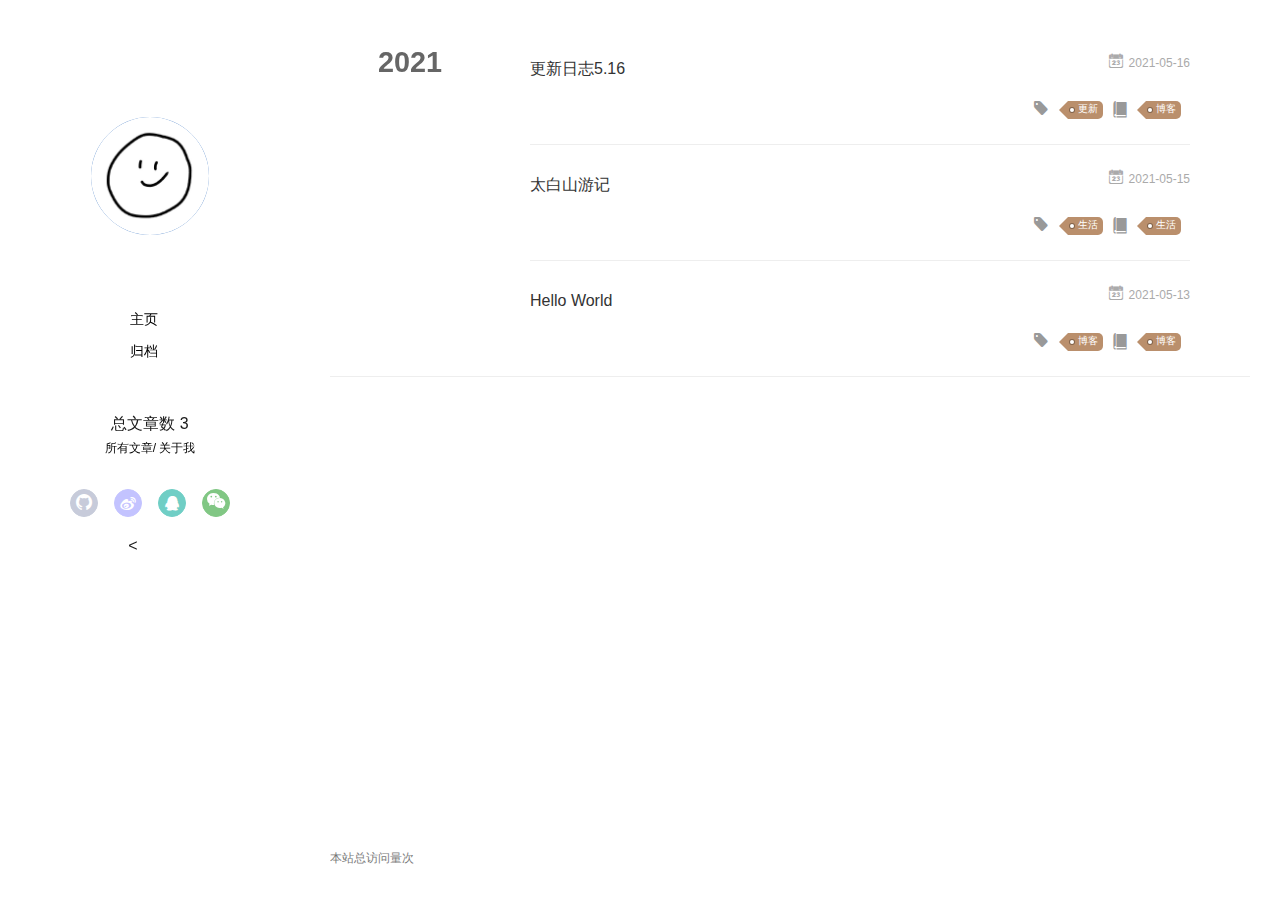
<file: archives/2021/05/index.html>
<!DOCTYPE html>
<html>
<head>
  <meta charset="utf-8">
  
  <meta name="renderer" content="webkit">
  <meta http-equiv="X-UA-Compatible" content="IE=edge" >
  <link rel="dns-prefetch" href="https://jwlee777.github.io">
  <title>Archives: 2021/5 | CryStal</title>
  <meta name="viewport" content="width=device-width, initial-scale=1, maximum-scale=1">
  <meta name="description" content="JwLee&#39;s Blog">
<meta property="og:type" content="website">
<meta property="og:title" content="CryStal">
<meta property="og:url" content="https://jwlee777.github.io/archives/2021/05/index.html">
<meta property="og:site_name" content="CryStal">
<meta property="og:description" content="JwLee&#39;s Blog">
<meta property="og:locale" content="zh_CN">
<meta property="article:author" content="JwLee">
<meta property="article:tag" content="java,python,程序员，生活">
<meta name="twitter:card" content="summary">
  
    <link rel="alternative" href="/atom.xml" title="CryStal" type="application/atom+xml">
  
  
    <link rel="icon" href="/assets/img/head.jpg">
  
  <link rel="stylesheet" type="text/css" href="/./main.0cf68a.css">
  <style type="text/css">
  
    #container.show {
      background: linear-gradient(200deg,#a0cfe4,#e8c37e);
    }
  </style>
  

  

<meta name="generator" content="Hexo 5.4.0"></head>

<body>
  <div id="container" q-class="show:isCtnShow">
    <canvas id="anm-canvas" class="anm-canvas"></canvas>
    <div class="left-col" q-class="show:isShow">
      
<!--<div class="overlay" style="background: #4d4d4d"></div>-->
<div class="overlay" ></div>
<div class="intrude-less">
	<header id="header" class="inner">
		<a href="/" class="profilepic">
			<img src="/assets/img/head.jpg" class="js-avatar">
		</a>
		<hgroup>
		  <h1 class="header-author"><a href="/"></a></h1>
		</hgroup>
		

		<nav class="header-menu">
			<ul>
			
				<li><a href="/">主页</a></li>
	        
				<li><a href="/archives/index.html">归档</a></li>
	        
			</ul>
		</nav>
		<nav>
			总文章数 3
		</nav>
		<nav class="header-smart-menu">
    		
    			
    			<a q-on="click: openSlider(e, 'innerArchive')" href="javascript:void(0)">所有文章</a>
    			
            
    			
    			<a q-on="click: openSlider(e, 'aboutme')" href="javascript:void(0)">关于我</a>
    			
            
		</nav>
		<nav class="header-nav">
			<div class="social">
				
					<a class="github" target="_blank" href="https://github.com/JwLee777" title="github"><i class="icon-github"></i></a>
		        
					<a class="weibo" target="_blank" href="https://weibo.com/u/3223713651?is_all=1" title="weibo"><i class="icon-weibo"></i></a>
		        
					<a class="qq" target="_blank" href="/assets/img/qq.png" title="qq"><i class="icon-qq"></i></a>
		        
					<a class="weixin" target="_blank" href="/assets/img/wechat.jpg" title="weixin"><i class="icon-weixin"></i></a>
		        
			</div>
		<!-- 网易云音乐插件 -->
		
				<div style="position:absolute; bottom:120px left:auto; width:85%">
					<<iframe frameborder="no" border="0" marginwidth="0" marginheight="0" width=298 height=52 src="//music.163.com/outchain/player?type=2&id=1396141677&auto=0&height=32"></iframe></iframe>
				</div>
		
		</nav>
	</header>		
</div>

    </div>
    <div class="mid-col" q-class="show:isShow,hide:isShow|isFalse">
      
<nav id="mobile-nav">
  	<div class="overlay js-overlay" style="background: #4d4d4d"></div>
	<div class="btnctn js-mobile-btnctn">
  		<div class="slider-trigger list" q-on="click: openSlider(e)"><i class="icon icon-sort"></i></div>
	</div>
	<div class="intrude-less">
		<header id="header" class="inner">
			<div class="profilepic">
				<img src="/assets/img/head.jpg" class="js-avatar">
			</div>
			<hgroup>
			  <h1 class="header-author js-header-author"></h1>
			</hgroup>
			
			
			
				
			
				
			
			
			
			<nav class="header-nav">
				<div class="social">
					
						<a class="github" target="_blank" href="https://github.com/JwLee777" title="github"><i class="icon-github"></i></a>
			        
						<a class="weibo" target="_blank" href="https://weibo.com/u/3223713651?is_all=1" title="weibo"><i class="icon-weibo"></i></a>
			        
						<a class="qq" target="_blank" href="/assets/img/qq.png" title="qq"><i class="icon-qq"></i></a>
			        
						<a class="weixin" target="_blank" href="/assets/img/wechat.jpg" title="weixin"><i class="icon-weixin"></i></a>
			        
				</div>
			</nav>

			<nav class="header-menu js-header-menu">
				<ul style="width: 50%">
				
				
					<li style="width: 50%"><a href="/">主页</a></li>
		        
					<li style="width: 50%"><a href="/archives/index.html">归档</a></li>
		        
				</ul>
			</nav>
		</header>				
	</div>
	<div class="mobile-mask" style="display:none" q-show="isShow"></div>
</nav>

      <div id="wrapper" class="body-wrap">
        <div class="menu-l">
          <div class="canvas-wrap">
            <canvas data-colors="#eaeaea" data-sectionHeight="100" data-contentId="js-content" id="myCanvas1" class="anm-canvas"></canvas>
          </div>
          <div id="js-content" class="content-ll">
            
  
  
    
    
      
      
      <section class="archives-wrap">
        <div class="archive-year-wrap">
          <a href="/archives/2021" class="archive-year">2021</a>
        </div>
        <div class="archives">
    
    <article class="archive-article archive-type-post">
  <div class="archive-article-inner">
    <header class="archive-article-header">
      	<div class="article-meta">
	      	<a href="/2021/05/16/%E6%9B%B4%E6%96%B0%E6%97%A5%E5%BF%975.16/" class="archive-article-date">
  	<time datetime="2021-05-16T05:07:15.000Z" itemprop="datePublished"><i class="icon-calendar icon"></i>2021-05-16</time>
</a>
        </div>
    	 
  
    <h1 itemprop="name">
      <a class="archive-article-title" href="/2021/05/16/%E6%9B%B4%E6%96%B0%E6%97%A5%E5%BF%975.16/">更新日志5.16</a>
    </h1>
  

        <div class="article-info info-on-right">
          
	<div class="article-tag tagcloud">
		<i class="icon-price-tags icon"></i>
		<ul class="article-tag-list">
			 
        		<li class="article-tag-list-item">
        			<a href="javascript:void(0)" class="js-tag article-tag-list-link color3">更新</a>
        		</li>
      		
		</ul>
	</div>

          
	<div class="article-category tagcloud">
		<i class="icon-book icon"></i>
		<ul class="article-tag-list">
			 
        		<li class="article-tag-list-item">
        			<a href="/categories/博客//" class="article-tag-list-link color3">博客</a>
        		</li>
      		
		</ul>
	</div>


        </div>
        <div class="clearfix"></div>
    </header>
  </div>
</article>
  
    
    
    <article class="archive-article archive-type-post">
  <div class="archive-article-inner">
    <header class="archive-article-header">
      	<div class="article-meta">
	      	<a href="/2021/05/15/%E5%A4%AA%E7%99%BD%E5%B1%B1/" class="archive-article-date">
  	<time datetime="2021-05-15T13:07:15.000Z" itemprop="datePublished"><i class="icon-calendar icon"></i>2021-05-15</time>
</a>
        </div>
    	 
  
    <h1 itemprop="name">
      <a class="archive-article-title" href="/2021/05/15/%E5%A4%AA%E7%99%BD%E5%B1%B1/">太白山游记</a>
    </h1>
  

        <div class="article-info info-on-right">
          
	<div class="article-tag tagcloud">
		<i class="icon-price-tags icon"></i>
		<ul class="article-tag-list">
			 
        		<li class="article-tag-list-item">
        			<a href="javascript:void(0)" class="js-tag article-tag-list-link color3">生活</a>
        		</li>
      		
		</ul>
	</div>

          
	<div class="article-category tagcloud">
		<i class="icon-book icon"></i>
		<ul class="article-tag-list">
			 
        		<li class="article-tag-list-item">
        			<a href="/categories/生活//" class="article-tag-list-link color3">生活</a>
        		</li>
      		
		</ul>
	</div>


        </div>
        <div class="clearfix"></div>
    </header>
  </div>
</article>
  
    
    
    <article class="archive-article archive-type-post">
  <div class="archive-article-inner">
    <header class="archive-article-header">
      	<div class="article-meta">
	      	<a href="/2021/05/13/hello-world/" class="archive-article-date">
  	<time datetime="2021-05-13T14:07:15.000Z" itemprop="datePublished"><i class="icon-calendar icon"></i>2021-05-13</time>
</a>
        </div>
    	 
  
    <h1 itemprop="name">
      <a class="archive-article-title" href="/2021/05/13/hello-world/">Hello World</a>
    </h1>
  

        <div class="article-info info-on-right">
          
	<div class="article-tag tagcloud">
		<i class="icon-price-tags icon"></i>
		<ul class="article-tag-list">
			 
        		<li class="article-tag-list-item">
        			<a href="javascript:void(0)" class="js-tag article-tag-list-link color3">博客</a>
        		</li>
      		
		</ul>
	</div>

          
	<div class="article-category tagcloud">
		<i class="icon-book icon"></i>
		<ul class="article-tag-list">
			 
        		<li class="article-tag-list-item">
        			<a href="/categories/博客//" class="article-tag-list-link color3">博客</a>
        		</li>
      		
		</ul>
	</div>


        </div>
        <div class="clearfix"></div>
    </header>
  </div>
</article>
  
  
    </div></section>
  

    


          </div>
        </div>
      </div>
      <footer id="footer">
  <div class="outer">
    <div id="footer-info">
    	<div class="footer-left">
			<span id="busuanzi_container_site_pv">    本站总访问量<span id="busuanzi_value_site_pv"></span>次</span>
    </div>
  </div>
</footer>

    </div>
    <script>
	var yiliaConfig = {
		mathjax: false,
		isHome: false,
		isPost: false,
		isArchive: true,
		isTag: false,
		isCategory: false,
		open_in_new: false,
		toc_hide_index: true,
		root: "/",
		innerArchive: true,
		showTags: false
	}
</script>

<script>!function(t){function n(e){if(r[e])return r[e].exports;var i=r[e]={exports:{},id:e,loaded:!1};return t[e].call(i.exports,i,i.exports,n),i.loaded=!0,i.exports}var r={};n.m=t,n.c=r,n.p="./",n(0)}([function(t,n,r){r(195),t.exports=r(191)},function(t,n,r){var e=r(3),i=r(52),o=r(27),u=r(28),c=r(53),f="prototype",a=function(t,n,r){var s,l,h,v,p=t&a.F,d=t&a.G,y=t&a.S,g=t&a.P,b=t&a.B,m=d?e:y?e[n]||(e[n]={}):(e[n]||{})[f],x=d?i:i[n]||(i[n]={}),w=x[f]||(x[f]={});d&&(r=n);for(s in r)l=!p&&m&&void 0!==m[s],h=(l?m:r)[s],v=b&&l?c(h,e):g&&"function"==typeof h?c(Function.call,h):h,m&&u(m,s,h,t&a.U),x[s]!=h&&o(x,s,v),g&&w[s]!=h&&(w[s]=h)};e.core=i,a.F=1,a.G=2,a.S=4,a.P=8,a.B=16,a.W=32,a.U=64,a.R=128,t.exports=a},function(t,n,r){var e=r(6);t.exports=function(t){if(!e(t))throw TypeError(t+" is not an object!");return t}},function(t,n){var r=t.exports="undefined"!=typeof window&&window.Math==Math?window:"undefined"!=typeof self&&self.Math==Math?self:Function("return this")();"number"==typeof __g&&(__g=r)},function(t,n){t.exports=function(t){try{return!!t()}catch(t){return!0}}},function(t,n){var r=t.exports="undefined"!=typeof window&&window.Math==Math?window:"undefined"!=typeof self&&self.Math==Math?self:Function("return this")();"number"==typeof __g&&(__g=r)},function(t,n){t.exports=function(t){return"object"==typeof t?null!==t:"function"==typeof t}},function(t,n,r){var e=r(126)("wks"),i=r(76),o=r(3).Symbol,u="function"==typeof o;(t.exports=function(t){return e[t]||(e[t]=u&&o[t]||(u?o:i)("Symbol."+t))}).store=e},function(t,n){var r={}.hasOwnProperty;t.exports=function(t,n){return r.call(t,n)}},function(t,n,r){var e=r(94),i=r(33);t.exports=function(t){return e(i(t))}},function(t,n,r){t.exports=!r(4)(function(){return 7!=Object.defineProperty({},"a",{get:function(){return 7}}).a})},function(t,n,r){var e=r(2),i=r(167),o=r(50),u=Object.defineProperty;n.f=r(10)?Object.defineProperty:function(t,n,r){if(e(t),n=o(n,!0),e(r),i)try{return u(t,n,r)}catch(t){}if("get"in r||"set"in r)throw TypeError("Accessors not supported!");return"value"in r&&(t[n]=r.value),t}},function(t,n,r){t.exports=!r(18)(function(){return 7!=Object.defineProperty({},"a",{get:function(){return 7}}).a})},function(t,n,r){var e=r(14),i=r(22);t.exports=r(12)?function(t,n,r){return e.f(t,n,i(1,r))}:function(t,n,r){return t[n]=r,t}},function(t,n,r){var e=r(20),i=r(58),o=r(42),u=Object.defineProperty;n.f=r(12)?Object.defineProperty:function(t,n,r){if(e(t),n=o(n,!0),e(r),i)try{return u(t,n,r)}catch(t){}if("get"in r||"set"in r)throw TypeError("Accessors not supported!");return"value"in r&&(t[n]=r.value),t}},function(t,n,r){var e=r(40)("wks"),i=r(23),o=r(5).Symbol,u="function"==typeof o;(t.exports=function(t){return e[t]||(e[t]=u&&o[t]||(u?o:i)("Symbol."+t))}).store=e},function(t,n,r){var e=r(67),i=Math.min;t.exports=function(t){return t>0?i(e(t),9007199254740991):0}},function(t,n,r){var e=r(46);t.exports=function(t){return Object(e(t))}},function(t,n){t.exports=function(t){try{return!!t()}catch(t){return!0}}},function(t,n,r){var e=r(63),i=r(34);t.exports=Object.keys||function(t){return e(t,i)}},function(t,n,r){var e=r(21);t.exports=function(t){if(!e(t))throw TypeError(t+" is not an object!");return t}},function(t,n){t.exports=function(t){return"object"==typeof t?null!==t:"function"==typeof t}},function(t,n){t.exports=function(t,n){return{enumerable:!(1&t),configurable:!(2&t),writable:!(4&t),value:n}}},function(t,n){var r=0,e=Math.random();t.exports=function(t){return"Symbol(".concat(void 0===t?"":t,")_",(++r+e).toString(36))}},function(t,n){var r={}.hasOwnProperty;t.exports=function(t,n){return r.call(t,n)}},function(t,n){var r=t.exports={version:"2.4.0"};"number"==typeof __e&&(__e=r)},function(t,n){t.exports=function(t){if("function"!=typeof t)throw TypeError(t+" is not a function!");return t}},function(t,n,r){var e=r(11),i=r(66);t.exports=r(10)?function(t,n,r){return e.f(t,n,i(1,r))}:function(t,n,r){return t[n]=r,t}},function(t,n,r){var e=r(3),i=r(27),o=r(24),u=r(76)("src"),c="toString",f=Function[c],a=(""+f).split(c);r(52).inspectSource=function(t){return f.call(t)},(t.exports=function(t,n,r,c){var f="function"==typeof r;f&&(o(r,"name")||i(r,"name",n)),t[n]!==r&&(f&&(o(r,u)||i(r,u,t[n]?""+t[n]:a.join(String(n)))),t===e?t[n]=r:c?t[n]?t[n]=r:i(t,n,r):(delete t[n],i(t,n,r)))})(Function.prototype,c,function(){return"function"==typeof this&&this[u]||f.call(this)})},function(t,n,r){var e=r(1),i=r(4),o=r(46),u=function(t,n,r,e){var i=String(o(t)),u="<"+n;return""!==r&&(u+=" "+r+'="'+String(e).replace(/"/g,"&quot;")+'"'),u+">"+i+"</"+n+">"};t.exports=function(t,n){var r={};r[t]=n(u),e(e.P+e.F*i(function(){var n=""[t]('"');return n!==n.toLowerCase()||n.split('"').length>3}),"String",r)}},function(t,n,r){var e=r(115),i=r(46);t.exports=function(t){return e(i(t))}},function(t,n,r){var e=r(116),i=r(66),o=r(30),u=r(50),c=r(24),f=r(167),a=Object.getOwnPropertyDescriptor;n.f=r(10)?a:function(t,n){if(t=o(t),n=u(n,!0),f)try{return a(t,n)}catch(t){}if(c(t,n))return i(!e.f.call(t,n),t[n])}},function(t,n,r){var e=r(24),i=r(17),o=r(145)("IE_PROTO"),u=Object.prototype;t.exports=Object.getPrototypeOf||function(t){return t=i(t),e(t,o)?t[o]:"function"==typeof t.constructor&&t instanceof t.constructor?t.constructor.prototype:t instanceof Object?u:null}},function(t,n){t.exports=function(t){if(void 0==t)throw TypeError("Can't call method on  "+t);return t}},function(t,n){t.exports="constructor,hasOwnProperty,isPrototypeOf,propertyIsEnumerable,toLocaleString,toString,valueOf".split(",")},function(t,n){t.exports={}},function(t,n){t.exports=!0},function(t,n){n.f={}.propertyIsEnumerable},function(t,n,r){var e=r(14).f,i=r(8),o=r(15)("toStringTag");t.exports=function(t,n,r){t&&!i(t=r?t:t.prototype,o)&&e(t,o,{configurable:!0,value:n})}},function(t,n,r){var e=r(40)("keys"),i=r(23);t.exports=function(t){return e[t]||(e[t]=i(t))}},function(t,n,r){var e=r(5),i="__core-js_shared__",o=e[i]||(e[i]={});t.exports=function(t){return o[t]||(o[t]={})}},function(t,n){var r=Math.ceil,e=Math.floor;t.exports=function(t){return isNaN(t=+t)?0:(t>0?e:r)(t)}},function(t,n,r){var e=r(21);t.exports=function(t,n){if(!e(t))return t;var r,i;if(n&&"function"==typeof(r=t.toString)&&!e(i=r.call(t)))return i;if("function"==typeof(r=t.valueOf)&&!e(i=r.call(t)))return i;if(!n&&"function"==typeof(r=t.toString)&&!e(i=r.call(t)))return i;throw TypeError("Can't convert object to primitive value")}},function(t,n,r){var e=r(5),i=r(25),o=r(36),u=r(44),c=r(14).f;t.exports=function(t){var n=i.Symbol||(i.Symbol=o?{}:e.Symbol||{});"_"==t.charAt(0)||t in n||c(n,t,{value:u.f(t)})}},function(t,n,r){n.f=r(15)},function(t,n){var r={}.toString;t.exports=function(t){return r.call(t).slice(8,-1)}},function(t,n){t.exports=function(t){if(void 0==t)throw TypeError("Can't call method on  "+t);return t}},function(t,n,r){var e=r(4);t.exports=function(t,n){return!!t&&e(function(){n?t.call(null,function(){},1):t.call(null)})}},function(t,n,r){var e=r(53),i=r(115),o=r(17),u=r(16),c=r(203);t.exports=function(t,n){var r=1==t,f=2==t,a=3==t,s=4==t,l=6==t,h=5==t||l,v=n||c;return function(n,c,p){for(var d,y,g=o(n),b=i(g),m=e(c,p,3),x=u(b.length),w=0,S=r?v(n,x):f?v(n,0):void 0;x>w;w++)if((h||w in b)&&(d=b[w],y=m(d,w,g),t))if(r)S[w]=y;else if(y)switch(t){case 3:return!0;case 5:return d;case 6:return w;case 2:S.push(d)}else if(s)return!1;return l?-1:a||s?s:S}}},function(t,n,r){var e=r(1),i=r(52),o=r(4);t.exports=function(t,n){var r=(i.Object||{})[t]||Object[t],u={};u[t]=n(r),e(e.S+e.F*o(function(){r(1)}),"Object",u)}},function(t,n,r){var e=r(6);t.exports=function(t,n){if(!e(t))return t;var r,i;if(n&&"function"==typeof(r=t.toString)&&!e(i=r.call(t)))return i;if("function"==typeof(r=t.valueOf)&&!e(i=r.call(t)))return i;if(!n&&"function"==typeof(r=t.toString)&&!e(i=r.call(t)))return i;throw TypeError("Can't convert object to primitive value")}},function(t,n,r){var e=r(5),i=r(25),o=r(91),u=r(13),c="prototype",f=function(t,n,r){var a,s,l,h=t&f.F,v=t&f.G,p=t&f.S,d=t&f.P,y=t&f.B,g=t&f.W,b=v?i:i[n]||(i[n]={}),m=b[c],x=v?e:p?e[n]:(e[n]||{})[c];v&&(r=n);for(a in r)(s=!h&&x&&void 0!==x[a])&&a in b||(l=s?x[a]:r[a],b[a]=v&&"function"!=typeof x[a]?r[a]:y&&s?o(l,e):g&&x[a]==l?function(t){var n=function(n,r,e){if(this instanceof t){switch(arguments.length){case 0:return new t;case 1:return new t(n);case 2:return new t(n,r)}return new t(n,r,e)}return t.apply(this,arguments)};return n[c]=t[c],n}(l):d&&"function"==typeof l?o(Function.call,l):l,d&&((b.virtual||(b.virtual={}))[a]=l,t&f.R&&m&&!m[a]&&u(m,a,l)))};f.F=1,f.G=2,f.S=4,f.P=8,f.B=16,f.W=32,f.U=64,f.R=128,t.exports=f},function(t,n){var r=t.exports={version:"2.4.0"};"number"==typeof __e&&(__e=r)},function(t,n,r){var e=r(26);t.exports=function(t,n,r){if(e(t),void 0===n)return t;switch(r){case 1:return function(r){return t.call(n,r)};case 2:return function(r,e){return t.call(n,r,e)};case 3:return function(r,e,i){return t.call(n,r,e,i)}}return function(){return t.apply(n,arguments)}}},function(t,n,r){var e=r(183),i=r(1),o=r(126)("metadata"),u=o.store||(o.store=new(r(186))),c=function(t,n,r){var i=u.get(t);if(!i){if(!r)return;u.set(t,i=new e)}var o=i.get(n);if(!o){if(!r)return;i.set(n,o=new e)}return o},f=function(t,n,r){var e=c(n,r,!1);return void 0!==e&&e.has(t)},a=function(t,n,r){var e=c(n,r,!1);return void 0===e?void 0:e.get(t)},s=function(t,n,r,e){c(r,e,!0).set(t,n)},l=function(t,n){var r=c(t,n,!1),e=[];return r&&r.forEach(function(t,n){e.push(n)}),e},h=function(t){return void 0===t||"symbol"==typeof t?t:String(t)},v=function(t){i(i.S,"Reflect",t)};t.exports={store:u,map:c,has:f,get:a,set:s,keys:l,key:h,exp:v}},function(t,n,r){"use strict";if(r(10)){var e=r(69),i=r(3),o=r(4),u=r(1),c=r(127),f=r(152),a=r(53),s=r(68),l=r(66),h=r(27),v=r(73),p=r(67),d=r(16),y=r(75),g=r(50),b=r(24),m=r(180),x=r(114),w=r(6),S=r(17),_=r(137),O=r(70),E=r(32),P=r(71).f,j=r(154),F=r(76),M=r(7),A=r(48),N=r(117),T=r(146),I=r(155),k=r(80),L=r(123),R=r(74),C=r(130),D=r(160),U=r(11),W=r(31),G=U.f,B=W.f,V=i.RangeError,z=i.TypeError,q=i.Uint8Array,K="ArrayBuffer",J="Shared"+K,Y="BYTES_PER_ELEMENT",H="prototype",$=Array[H],X=f.ArrayBuffer,Q=f.DataView,Z=A(0),tt=A(2),nt=A(3),rt=A(4),et=A(5),it=A(6),ot=N(!0),ut=N(!1),ct=I.values,ft=I.keys,at=I.entries,st=$.lastIndexOf,lt=$.reduce,ht=$.reduceRight,vt=$.join,pt=$.sort,dt=$.slice,yt=$.toString,gt=$.toLocaleString,bt=M("iterator"),mt=M("toStringTag"),xt=F("typed_constructor"),wt=F("def_constructor"),St=c.CONSTR,_t=c.TYPED,Ot=c.VIEW,Et="Wrong length!",Pt=A(1,function(t,n){return Tt(T(t,t[wt]),n)}),jt=o(function(){return 1===new q(new Uint16Array([1]).buffer)[0]}),Ft=!!q&&!!q[H].set&&o(function(){new q(1).set({})}),Mt=function(t,n){if(void 0===t)throw z(Et);var r=+t,e=d(t);if(n&&!m(r,e))throw V(Et);return e},At=function(t,n){var r=p(t);if(r<0||r%n)throw V("Wrong offset!");return r},Nt=function(t){if(w(t)&&_t in t)return t;throw z(t+" is not a typed array!")},Tt=function(t,n){if(!(w(t)&&xt in t))throw z("It is not a typed array constructor!");return new t(n)},It=function(t,n){return kt(T(t,t[wt]),n)},kt=function(t,n){for(var r=0,e=n.length,i=Tt(t,e);e>r;)i[r]=n[r++];return i},Lt=function(t,n,r){G(t,n,{get:function(){return this._d[r]}})},Rt=function(t){var n,r,e,i,o,u,c=S(t),f=arguments.length,s=f>1?arguments[1]:void 0,l=void 0!==s,h=j(c);if(void 0!=h&&!_(h)){for(u=h.call(c),e=[],n=0;!(o=u.next()).done;n++)e.push(o.value);c=e}for(l&&f>2&&(s=a(s,arguments[2],2)),n=0,r=d(c.length),i=Tt(this,r);r>n;n++)i[n]=l?s(c[n],n):c[n];return i},Ct=function(){for(var t=0,n=arguments.length,r=Tt(this,n);n>t;)r[t]=arguments[t++];return r},Dt=!!q&&o(function(){gt.call(new q(1))}),Ut=function(){return gt.apply(Dt?dt.call(Nt(this)):Nt(this),arguments)},Wt={copyWithin:function(t,n){return D.call(Nt(this),t,n,arguments.length>2?arguments[2]:void 0)},every:function(t){return rt(Nt(this),t,arguments.length>1?arguments[1]:void 0)},fill:function(t){return C.apply(Nt(this),arguments)},filter:function(t){return It(this,tt(Nt(this),t,arguments.length>1?arguments[1]:void 0))},find:function(t){return et(Nt(this),t,arguments.length>1?arguments[1]:void 0)},findIndex:function(t){return it(Nt(this),t,arguments.length>1?arguments[1]:void 0)},forEach:function(t){Z(Nt(this),t,arguments.length>1?arguments[1]:void 0)},indexOf:function(t){return ut(Nt(this),t,arguments.length>1?arguments[1]:void 0)},includes:function(t){return ot(Nt(this),t,arguments.length>1?arguments[1]:void 0)},join:function(t){return vt.apply(Nt(this),arguments)},lastIndexOf:function(t){return st.apply(Nt(this),arguments)},map:function(t){return Pt(Nt(this),t,arguments.length>1?arguments[1]:void 0)},reduce:function(t){return lt.apply(Nt(this),arguments)},reduceRight:function(t){return ht.apply(Nt(this),arguments)},reverse:function(){for(var t,n=this,r=Nt(n).length,e=Math.floor(r/2),i=0;i<e;)t=n[i],n[i++]=n[--r],n[r]=t;return n},some:function(t){return nt(Nt(this),t,arguments.length>1?arguments[1]:void 0)},sort:function(t){return pt.call(Nt(this),t)},subarray:function(t,n){var r=Nt(this),e=r.length,i=y(t,e);return new(T(r,r[wt]))(r.buffer,r.byteOffset+i*r.BYTES_PER_ELEMENT,d((void 0===n?e:y(n,e))-i))}},Gt=function(t,n){return It(this,dt.call(Nt(this),t,n))},Bt=function(t){Nt(this);var n=At(arguments[1],1),r=this.length,e=S(t),i=d(e.length),o=0;if(i+n>r)throw V(Et);for(;o<i;)this[n+o]=e[o++]},Vt={entries:function(){return at.call(Nt(this))},keys:function(){return ft.call(Nt(this))},values:function(){return ct.call(Nt(this))}},zt=function(t,n){return w(t)&&t[_t]&&"symbol"!=typeof n&&n in t&&String(+n)==String(n)},qt=function(t,n){return zt(t,n=g(n,!0))?l(2,t[n]):B(t,n)},Kt=function(t,n,r){return!(zt(t,n=g(n,!0))&&w(r)&&b(r,"value"))||b(r,"get")||b(r,"set")||r.configurable||b(r,"writable")&&!r.writable||b(r,"enumerable")&&!r.enumerable?G(t,n,r):(t[n]=r.value,t)};St||(W.f=qt,U.f=Kt),u(u.S+u.F*!St,"Object",{getOwnPropertyDescriptor:qt,defineProperty:Kt}),o(function(){yt.call({})})&&(yt=gt=function(){return vt.call(this)});var Jt=v({},Wt);v(Jt,Vt),h(Jt,bt,Vt.values),v(Jt,{slice:Gt,set:Bt,constructor:function(){},toString:yt,toLocaleString:Ut}),Lt(Jt,"buffer","b"),Lt(Jt,"byteOffset","o"),Lt(Jt,"byteLength","l"),Lt(Jt,"length","e"),G(Jt,mt,{get:function(){return this[_t]}}),t.exports=function(t,n,r,f){f=!!f;var a=t+(f?"Clamped":"")+"Array",l="Uint8Array"!=a,v="get"+t,p="set"+t,y=i[a],g=y||{},b=y&&E(y),m=!y||!c.ABV,S={},_=y&&y[H],j=function(t,r){var e=t._d;return e.v[v](r*n+e.o,jt)},F=function(t,r,e){var i=t._d;f&&(e=(e=Math.round(e))<0?0:e>255?255:255&e),i.v[p](r*n+i.o,e,jt)},M=function(t,n){G(t,n,{get:function(){return j(this,n)},set:function(t){return F(this,n,t)},enumerable:!0})};m?(y=r(function(t,r,e,i){s(t,y,a,"_d");var o,u,c,f,l=0,v=0;if(w(r)){if(!(r instanceof X||(f=x(r))==K||f==J))return _t in r?kt(y,r):Rt.call(y,r);o=r,v=At(e,n);var p=r.byteLength;if(void 0===i){if(p%n)throw V(Et);if((u=p-v)<0)throw V(Et)}else if((u=d(i)*n)+v>p)throw V(Et);c=u/n}else c=Mt(r,!0),u=c*n,o=new X(u);for(h(t,"_d",{b:o,o:v,l:u,e:c,v:new Q(o)});l<c;)M(t,l++)}),_=y[H]=O(Jt),h(_,"constructor",y)):L(function(t){new y(null),new y(t)},!0)||(y=r(function(t,r,e,i){s(t,y,a);var o;return w(r)?r instanceof X||(o=x(r))==K||o==J?void 0!==i?new g(r,At(e,n),i):void 0!==e?new g(r,At(e,n)):new g(r):_t in r?kt(y,r):Rt.call(y,r):new g(Mt(r,l))}),Z(b!==Function.prototype?P(g).concat(P(b)):P(g),function(t){t in y||h(y,t,g[t])}),y[H]=_,e||(_.constructor=y));var A=_[bt],N=!!A&&("values"==A.name||void 0==A.name),T=Vt.values;h(y,xt,!0),h(_,_t,a),h(_,Ot,!0),h(_,wt,y),(f?new y(1)[mt]==a:mt in _)||G(_,mt,{get:function(){return a}}),S[a]=y,u(u.G+u.W+u.F*(y!=g),S),u(u.S,a,{BYTES_PER_ELEMENT:n,from:Rt,of:Ct}),Y in _||h(_,Y,n),u(u.P,a,Wt),R(a),u(u.P+u.F*Ft,a,{set:Bt}),u(u.P+u.F*!N,a,Vt),u(u.P+u.F*(_.toString!=yt),a,{toString:yt}),u(u.P+u.F*o(function(){new y(1).slice()}),a,{slice:Gt}),u(u.P+u.F*(o(function(){return[1,2].toLocaleString()!=new y([1,2]).toLocaleString()})||!o(function(){_.toLocaleString.call([1,2])})),a,{toLocaleString:Ut}),k[a]=N?A:T,e||N||h(_,bt,T)}}else t.exports=function(){}},function(t,n){var r={}.toString;t.exports=function(t){return r.call(t).slice(8,-1)}},function(t,n,r){var e=r(21),i=r(5).document,o=e(i)&&e(i.createElement);t.exports=function(t){return o?i.createElement(t):{}}},function(t,n,r){t.exports=!r(12)&&!r(18)(function(){return 7!=Object.defineProperty(r(57)("div"),"a",{get:function(){return 7}}).a})},function(t,n,r){"use strict";var e=r(36),i=r(51),o=r(64),u=r(13),c=r(8),f=r(35),a=r(96),s=r(38),l=r(103),h=r(15)("iterator"),v=!([].keys&&"next"in[].keys()),p="keys",d="values",y=function(){return this};t.exports=function(t,n,r,g,b,m,x){a(r,n,g);var w,S,_,O=function(t){if(!v&&t in F)return F[t];switch(t){case p:case d:return function(){return new r(this,t)}}return function(){return new r(this,t)}},E=n+" Iterator",P=b==d,j=!1,F=t.prototype,M=F[h]||F["@@iterator"]||b&&F[b],A=M||O(b),N=b?P?O("entries"):A:void 0,T="Array"==n?F.entries||M:M;if(T&&(_=l(T.call(new t)))!==Object.prototype&&(s(_,E,!0),e||c(_,h)||u(_,h,y)),P&&M&&M.name!==d&&(j=!0,A=function(){return M.call(this)}),e&&!x||!v&&!j&&F[h]||u(F,h,A),f[n]=A,f[E]=y,b)if(w={values:P?A:O(d),keys:m?A:O(p),entries:N},x)for(S in w)S in F||o(F,S,w[S]);else i(i.P+i.F*(v||j),n,w);return w}},function(t,n,r){var e=r(20),i=r(100),o=r(34),u=r(39)("IE_PROTO"),c=function(){},f="prototype",a=function(){var t,n=r(57)("iframe"),e=o.length;for(n.style.display="none",r(93).appendChild(n),n.src="javascript:",t=n.contentWindow.document,t.open(),t.write("<script>document.F=Object<\/script>"),t.close(),a=t.F;e--;)delete a[f][o[e]];return a()};t.exports=Object.create||function(t,n){var r;return null!==t?(c[f]=e(t),r=new c,c[f]=null,r[u]=t):r=a(),void 0===n?r:i(r,n)}},function(t,n,r){var e=r(63),i=r(34).concat("length","prototype");n.f=Object.getOwnPropertyNames||function(t){return e(t,i)}},function(t,n){n.f=Object.getOwnPropertySymbols},function(t,n,r){var e=r(8),i=r(9),o=r(90)(!1),u=r(39)("IE_PROTO");t.exports=function(t,n){var r,c=i(t),f=0,a=[];for(r in c)r!=u&&e(c,r)&&a.push(r);for(;n.length>f;)e(c,r=n[f++])&&(~o(a,r)||a.push(r));return a}},function(t,n,r){t.exports=r(13)},function(t,n,r){var e=r(76)("meta"),i=r(6),o=r(24),u=r(11).f,c=0,f=Object.isExtensible||function(){return!0},a=!r(4)(function(){return f(Object.preventExtensions({}))}),s=function(t){u(t,e,{value:{i:"O"+ ++c,w:{}}})},l=function(t,n){if(!i(t))return"symbol"==typeof t?t:("string"==typeof t?"S":"P")+t;if(!o(t,e)){if(!f(t))return"F";if(!n)return"E";s(t)}return t[e].i},h=function(t,n){if(!o(t,e)){if(!f(t))return!0;if(!n)return!1;s(t)}return t[e].w},v=function(t){return a&&p.NEED&&f(t)&&!o(t,e)&&s(t),t},p=t.exports={KEY:e,NEED:!1,fastKey:l,getWeak:h,onFreeze:v}},function(t,n){t.exports=function(t,n){return{enumerable:!(1&t),configurable:!(2&t),writable:!(4&t),value:n}}},function(t,n){var r=Math.ceil,e=Math.floor;t.exports=function(t){return isNaN(t=+t)?0:(t>0?e:r)(t)}},function(t,n){t.exports=function(t,n,r,e){if(!(t instanceof n)||void 0!==e&&e in t)throw TypeError(r+": incorrect invocation!");return t}},function(t,n){t.exports=!1},function(t,n,r){var e=r(2),i=r(173),o=r(133),u=r(145)("IE_PROTO"),c=function(){},f="prototype",a=function(){var t,n=r(132)("iframe"),e=o.length;for(n.style.display="none",r(135).appendChild(n),n.src="javascript:",t=n.contentWindow.document,t.open(),t.write("<script>document.F=Object<\/script>"),t.close(),a=t.F;e--;)delete a[f][o[e]];return a()};t.exports=Object.create||function(t,n){var r;return null!==t?(c[f]=e(t),r=new c,c[f]=null,r[u]=t):r=a(),void 0===n?r:i(r,n)}},function(t,n,r){var e=r(175),i=r(133).concat("length","prototype");n.f=Object.getOwnPropertyNames||function(t){return e(t,i)}},function(t,n,r){var e=r(175),i=r(133);t.exports=Object.keys||function(t){return e(t,i)}},function(t,n,r){var e=r(28);t.exports=function(t,n,r){for(var i in n)e(t,i,n[i],r);return t}},function(t,n,r){"use strict";var e=r(3),i=r(11),o=r(10),u=r(7)("species");t.exports=function(t){var n=e[t];o&&n&&!n[u]&&i.f(n,u,{configurable:!0,get:function(){return this}})}},function(t,n,r){var e=r(67),i=Math.max,o=Math.min;t.exports=function(t,n){return t=e(t),t<0?i(t+n,0):o(t,n)}},function(t,n){var r=0,e=Math.random();t.exports=function(t){return"Symbol(".concat(void 0===t?"":t,")_",(++r+e).toString(36))}},function(t,n,r){var e=r(33);t.exports=function(t){return Object(e(t))}},function(t,n,r){var e=r(7)("unscopables"),i=Array.prototype;void 0==i[e]&&r(27)(i,e,{}),t.exports=function(t){i[e][t]=!0}},function(t,n,r){var e=r(53),i=r(169),o=r(137),u=r(2),c=r(16),f=r(154),a={},s={},n=t.exports=function(t,n,r,l,h){var v,p,d,y,g=h?function(){return t}:f(t),b=e(r,l,n?2:1),m=0;if("function"!=typeof g)throw TypeError(t+" is not iterable!");if(o(g)){for(v=c(t.length);v>m;m++)if((y=n?b(u(p=t[m])[0],p[1]):b(t[m]))===a||y===s)return y}else for(d=g.call(t);!(p=d.next()).done;)if((y=i(d,b,p.value,n))===a||y===s)return y};n.BREAK=a,n.RETURN=s},function(t,n){t.exports={}},function(t,n,r){var e=r(11).f,i=r(24),o=r(7)("toStringTag");t.exports=function(t,n,r){t&&!i(t=r?t:t.prototype,o)&&e(t,o,{configurable:!0,value:n})}},function(t,n,r){var e=r(1),i=r(46),o=r(4),u=r(150),c="["+u+"]",f="​",a=RegExp("^"+c+c+"*"),s=RegExp(c+c+"*$"),l=function(t,n,r){var i={},c=o(function(){return!!u[t]()||f[t]()!=f}),a=i[t]=c?n(h):u[t];r&&(i[r]=a),e(e.P+e.F*c,"String",i)},h=l.trim=function(t,n){return t=String(i(t)),1&n&&(t=t.replace(a,"")),2&n&&(t=t.replace(s,"")),t};t.exports=l},function(t,n,r){t.exports={default:r(86),__esModule:!0}},function(t,n,r){t.exports={default:r(87),__esModule:!0}},function(t,n,r){"use strict";function e(t){return t&&t.__esModule?t:{default:t}}n.__esModule=!0;var i=r(84),o=e(i),u=r(83),c=e(u),f="function"==typeof c.default&&"symbol"==typeof o.default?function(t){return typeof t}:function(t){return t&&"function"==typeof c.default&&t.constructor===c.default&&t!==c.default.prototype?"symbol":typeof t};n.default="function"==typeof c.default&&"symbol"===f(o.default)?function(t){return void 0===t?"undefined":f(t)}:function(t){return t&&"function"==typeof c.default&&t.constructor===c.default&&t!==c.default.prototype?"symbol":void 0===t?"undefined":f(t)}},function(t,n,r){r(110),r(108),r(111),r(112),t.exports=r(25).Symbol},function(t,n,r){r(109),r(113),t.exports=r(44).f("iterator")},function(t,n){t.exports=function(t){if("function"!=typeof t)throw TypeError(t+" is not a function!");return t}},function(t,n){t.exports=function(){}},function(t,n,r){var e=r(9),i=r(106),o=r(105);t.exports=function(t){return function(n,r,u){var c,f=e(n),a=i(f.length),s=o(u,a);if(t&&r!=r){for(;a>s;)if((c=f[s++])!=c)return!0}else for(;a>s;s++)if((t||s in f)&&f[s]===r)return t||s||0;return!t&&-1}}},function(t,n,r){var e=r(88);t.exports=function(t,n,r){if(e(t),void 0===n)return t;switch(r){case 1:return function(r){return t.call(n,r)};case 2:return function(r,e){return t.call(n,r,e)};case 3:return function(r,e,i){return t.call(n,r,e,i)}}return function(){return t.apply(n,arguments)}}},function(t,n,r){var e=r(19),i=r(62),o=r(37);t.exports=function(t){var n=e(t),r=i.f;if(r)for(var u,c=r(t),f=o.f,a=0;c.length>a;)f.call(t,u=c[a++])&&n.push(u);return n}},function(t,n,r){t.exports=r(5).document&&document.documentElement},function(t,n,r){var e=r(56);t.exports=Object("z").propertyIsEnumerable(0)?Object:function(t){return"String"==e(t)?t.split(""):Object(t)}},function(t,n,r){var e=r(56);t.exports=Array.isArray||function(t){return"Array"==e(t)}},function(t,n,r){"use strict";var e=r(60),i=r(22),o=r(38),u={};r(13)(u,r(15)("iterator"),function(){return this}),t.exports=function(t,n,r){t.prototype=e(u,{next:i(1,r)}),o(t,n+" Iterator")}},function(t,n){t.exports=function(t,n){return{value:n,done:!!t}}},function(t,n,r){var e=r(19),i=r(9);t.exports=function(t,n){for(var r,o=i(t),u=e(o),c=u.length,f=0;c>f;)if(o[r=u[f++]]===n)return r}},function(t,n,r){var e=r(23)("meta"),i=r(21),o=r(8),u=r(14).f,c=0,f=Object.isExtensible||function(){return!0},a=!r(18)(function(){return f(Object.preventExtensions({}))}),s=function(t){u(t,e,{value:{i:"O"+ ++c,w:{}}})},l=function(t,n){if(!i(t))return"symbol"==typeof t?t:("string"==typeof t?"S":"P")+t;if(!o(t,e)){if(!f(t))return"F";if(!n)return"E";s(t)}return t[e].i},h=function(t,n){if(!o(t,e)){if(!f(t))return!0;if(!n)return!1;s(t)}return t[e].w},v=function(t){return a&&p.NEED&&f(t)&&!o(t,e)&&s(t),t},p=t.exports={KEY:e,NEED:!1,fastKey:l,getWeak:h,onFreeze:v}},function(t,n,r){var e=r(14),i=r(20),o=r(19);t.exports=r(12)?Object.defineProperties:function(t,n){i(t);for(var r,u=o(n),c=u.length,f=0;c>f;)e.f(t,r=u[f++],n[r]);return t}},function(t,n,r){var e=r(37),i=r(22),o=r(9),u=r(42),c=r(8),f=r(58),a=Object.getOwnPropertyDescriptor;n.f=r(12)?a:function(t,n){if(t=o(t),n=u(n,!0),f)try{return a(t,n)}catch(t){}if(c(t,n))return i(!e.f.call(t,n),t[n])}},function(t,n,r){var e=r(9),i=r(61).f,o={}.toString,u="object"==typeof window&&window&&Object.getOwnPropertyNames?Object.getOwnPropertyNames(window):[],c=function(t){try{return i(t)}catch(t){return u.slice()}};t.exports.f=function(t){return u&&"[object Window]"==o.call(t)?c(t):i(e(t))}},function(t,n,r){var e=r(8),i=r(77),o=r(39)("IE_PROTO"),u=Object.prototype;t.exports=Object.getPrototypeOf||function(t){return t=i(t),e(t,o)?t[o]:"function"==typeof t.constructor&&t instanceof t.constructor?t.constructor.prototype:t instanceof Object?u:null}},function(t,n,r){var e=r(41),i=r(33);t.exports=function(t){return function(n,r){var o,u,c=String(i(n)),f=e(r),a=c.length;return f<0||f>=a?t?"":void 0:(o=c.charCodeAt(f),o<55296||o>56319||f+1===a||(u=c.charCodeAt(f+1))<56320||u>57343?t?c.charAt(f):o:t?c.slice(f,f+2):u-56320+(o-55296<<10)+65536)}}},function(t,n,r){var e=r(41),i=Math.max,o=Math.min;t.exports=function(t,n){return t=e(t),t<0?i(t+n,0):o(t,n)}},function(t,n,r){var e=r(41),i=Math.min;t.exports=function(t){return t>0?i(e(t),9007199254740991):0}},function(t,n,r){"use strict";var e=r(89),i=r(97),o=r(35),u=r(9);t.exports=r(59)(Array,"Array",function(t,n){this._t=u(t),this._i=0,this._k=n},function(){var t=this._t,n=this._k,r=this._i++;return!t||r>=t.length?(this._t=void 0,i(1)):"keys"==n?i(0,r):"values"==n?i(0,t[r]):i(0,[r,t[r]])},"values"),o.Arguments=o.Array,e("keys"),e("values"),e("entries")},function(t,n){},function(t,n,r){"use strict";var e=r(104)(!0);r(59)(String,"String",function(t){this._t=String(t),this._i=0},function(){var t,n=this._t,r=this._i;return r>=n.length?{value:void 0,done:!0}:(t=e(n,r),this._i+=t.length,{value:t,done:!1})})},function(t,n,r){"use strict";var e=r(5),i=r(8),o=r(12),u=r(51),c=r(64),f=r(99).KEY,a=r(18),s=r(40),l=r(38),h=r(23),v=r(15),p=r(44),d=r(43),y=r(98),g=r(92),b=r(95),m=r(20),x=r(9),w=r(42),S=r(22),_=r(60),O=r(102),E=r(101),P=r(14),j=r(19),F=E.f,M=P.f,A=O.f,N=e.Symbol,T=e.JSON,I=T&&T.stringify,k="prototype",L=v("_hidden"),R=v("toPrimitive"),C={}.propertyIsEnumerable,D=s("symbol-registry"),U=s("symbols"),W=s("op-symbols"),G=Object[k],B="function"==typeof N,V=e.QObject,z=!V||!V[k]||!V[k].findChild,q=o&&a(function(){return 7!=_(M({},"a",{get:function(){return M(this,"a",{value:7}).a}})).a})?function(t,n,r){var e=F(G,n);e&&delete G[n],M(t,n,r),e&&t!==G&&M(G,n,e)}:M,K=function(t){var n=U[t]=_(N[k]);return n._k=t,n},J=B&&"symbol"==typeof N.iterator?function(t){return"symbol"==typeof t}:function(t){return t instanceof N},Y=function(t,n,r){return t===G&&Y(W,n,r),m(t),n=w(n,!0),m(r),i(U,n)?(r.enumerable?(i(t,L)&&t[L][n]&&(t[L][n]=!1),r=_(r,{enumerable:S(0,!1)})):(i(t,L)||M(t,L,S(1,{})),t[L][n]=!0),q(t,n,r)):M(t,n,r)},H=function(t,n){m(t);for(var r,e=g(n=x(n)),i=0,o=e.length;o>i;)Y(t,r=e[i++],n[r]);return t},$=function(t,n){return void 0===n?_(t):H(_(t),n)},X=function(t){var n=C.call(this,t=w(t,!0));return!(this===G&&i(U,t)&&!i(W,t))&&(!(n||!i(this,t)||!i(U,t)||i(this,L)&&this[L][t])||n)},Q=function(t,n){if(t=x(t),n=w(n,!0),t!==G||!i(U,n)||i(W,n)){var r=F(t,n);return!r||!i(U,n)||i(t,L)&&t[L][n]||(r.enumerable=!0),r}},Z=function(t){for(var n,r=A(x(t)),e=[],o=0;r.length>o;)i(U,n=r[o++])||n==L||n==f||e.push(n);return e},tt=function(t){for(var n,r=t===G,e=A(r?W:x(t)),o=[],u=0;e.length>u;)!i(U,n=e[u++])||r&&!i(G,n)||o.push(U[n]);return o};B||(N=function(){if(this instanceof N)throw TypeError("Symbol is not a constructor!");var t=h(arguments.length>0?arguments[0]:void 0),n=function(r){this===G&&n.call(W,r),i(this,L)&&i(this[L],t)&&(this[L][t]=!1),q(this,t,S(1,r))};return o&&z&&q(G,t,{configurable:!0,set:n}),K(t)},c(N[k],"toString",function(){return this._k}),E.f=Q,P.f=Y,r(61).f=O.f=Z,r(37).f=X,r(62).f=tt,o&&!r(36)&&c(G,"propertyIsEnumerable",X,!0),p.f=function(t){return K(v(t))}),u(u.G+u.W+u.F*!B,{Symbol:N});for(var nt="hasInstance,isConcatSpreadable,iterator,match,replace,search,species,split,toPrimitive,toStringTag,unscopables".split(","),rt=0;nt.length>rt;)v(nt[rt++]);for(var nt=j(v.store),rt=0;nt.length>rt;)d(nt[rt++]);u(u.S+u.F*!B,"Symbol",{for:function(t){return i(D,t+="")?D[t]:D[t]=N(t)},keyFor:function(t){if(J(t))return y(D,t);throw TypeError(t+" is not a symbol!")},useSetter:function(){z=!0},useSimple:function(){z=!1}}),u(u.S+u.F*!B,"Object",{create:$,defineProperty:Y,defineProperties:H,getOwnPropertyDescriptor:Q,getOwnPropertyNames:Z,getOwnPropertySymbols:tt}),T&&u(u.S+u.F*(!B||a(function(){var t=N();return"[null]"!=I([t])||"{}"!=I({a:t})||"{}"!=I(Object(t))})),"JSON",{stringify:function(t){if(void 0!==t&&!J(t)){for(var n,r,e=[t],i=1;arguments.length>i;)e.push(arguments[i++]);return n=e[1],"function"==typeof n&&(r=n),!r&&b(n)||(n=function(t,n){if(r&&(n=r.call(this,t,n)),!J(n))return n}),e[1]=n,I.apply(T,e)}}}),N[k][R]||r(13)(N[k],R,N[k].valueOf),l(N,"Symbol"),l(Math,"Math",!0),l(e.JSON,"JSON",!0)},function(t,n,r){r(43)("asyncIterator")},function(t,n,r){r(43)("observable")},function(t,n,r){r(107);for(var e=r(5),i=r(13),o=r(35),u=r(15)("toStringTag"),c=["NodeList","DOMTokenList","MediaList","StyleSheetList","CSSRuleList"],f=0;f<5;f++){var a=c[f],s=e[a],l=s&&s.prototype;l&&!l[u]&&i(l,u,a),o[a]=o.Array}},function(t,n,r){var e=r(45),i=r(7)("toStringTag"),o="Arguments"==e(function(){return arguments}()),u=function(t,n){try{return t[n]}catch(t){}};t.exports=function(t){var n,r,c;return void 0===t?"Undefined":null===t?"Null":"string"==typeof(r=u(n=Object(t),i))?r:o?e(n):"Object"==(c=e(n))&&"function"==typeof n.callee?"Arguments":c}},function(t,n,r){var e=r(45);t.exports=Object("z").propertyIsEnumerable(0)?Object:function(t){return"String"==e(t)?t.split(""):Object(t)}},function(t,n){n.f={}.propertyIsEnumerable},function(t,n,r){var e=r(30),i=r(16),o=r(75);t.exports=function(t){return function(n,r,u){var c,f=e(n),a=i(f.length),s=o(u,a);if(t&&r!=r){for(;a>s;)if((c=f[s++])!=c)return!0}else for(;a>s;s++)if((t||s in f)&&f[s]===r)return t||s||0;return!t&&-1}}},function(t,n,r){"use strict";var e=r(3),i=r(1),o=r(28),u=r(73),c=r(65),f=r(79),a=r(68),s=r(6),l=r(4),h=r(123),v=r(81),p=r(136);t.exports=function(t,n,r,d,y,g){var b=e[t],m=b,x=y?"set":"add",w=m&&m.prototype,S={},_=function(t){var n=w[t];o(w,t,"delete"==t?function(t){return!(g&&!s(t))&&n.call(this,0===t?0:t)}:"has"==t?function(t){return!(g&&!s(t))&&n.call(this,0===t?0:t)}:"get"==t?function(t){return g&&!s(t)?void 0:n.call(this,0===t?0:t)}:"add"==t?function(t){return n.call(this,0===t?0:t),this}:function(t,r){return n.call(this,0===t?0:t,r),this})};if("function"==typeof m&&(g||w.forEach&&!l(function(){(new m).entries().next()}))){var O=new m,E=O[x](g?{}:-0,1)!=O,P=l(function(){O.has(1)}),j=h(function(t){new m(t)}),F=!g&&l(function(){for(var t=new m,n=5;n--;)t[x](n,n);return!t.has(-0)});j||(m=n(function(n,r){a(n,m,t);var e=p(new b,n,m);return void 0!=r&&f(r,y,e[x],e),e}),m.prototype=w,w.constructor=m),(P||F)&&(_("delete"),_("has"),y&&_("get")),(F||E)&&_(x),g&&w.clear&&delete w.clear}else m=d.getConstructor(n,t,y,x),u(m.prototype,r),c.NEED=!0;return v(m,t),S[t]=m,i(i.G+i.W+i.F*(m!=b),S),g||d.setStrong(m,t,y),m}},function(t,n,r){"use strict";var e=r(27),i=r(28),o=r(4),u=r(46),c=r(7);t.exports=function(t,n,r){var f=c(t),a=r(u,f,""[t]),s=a[0],l=a[1];o(function(){var n={};return n[f]=function(){return 7},7!=""[t](n)})&&(i(String.prototype,t,s),e(RegExp.prototype,f,2==n?function(t,n){return l.call(t,this,n)}:function(t){return l.call(t,this)}))}
},function(t,n,r){"use strict";var e=r(2);t.exports=function(){var t=e(this),n="";return t.global&&(n+="g"),t.ignoreCase&&(n+="i"),t.multiline&&(n+="m"),t.unicode&&(n+="u"),t.sticky&&(n+="y"),n}},function(t,n){t.exports=function(t,n,r){var e=void 0===r;switch(n.length){case 0:return e?t():t.call(r);case 1:return e?t(n[0]):t.call(r,n[0]);case 2:return e?t(n[0],n[1]):t.call(r,n[0],n[1]);case 3:return e?t(n[0],n[1],n[2]):t.call(r,n[0],n[1],n[2]);case 4:return e?t(n[0],n[1],n[2],n[3]):t.call(r,n[0],n[1],n[2],n[3])}return t.apply(r,n)}},function(t,n,r){var e=r(6),i=r(45),o=r(7)("match");t.exports=function(t){var n;return e(t)&&(void 0!==(n=t[o])?!!n:"RegExp"==i(t))}},function(t,n,r){var e=r(7)("iterator"),i=!1;try{var o=[7][e]();o.return=function(){i=!0},Array.from(o,function(){throw 2})}catch(t){}t.exports=function(t,n){if(!n&&!i)return!1;var r=!1;try{var o=[7],u=o[e]();u.next=function(){return{done:r=!0}},o[e]=function(){return u},t(o)}catch(t){}return r}},function(t,n,r){t.exports=r(69)||!r(4)(function(){var t=Math.random();__defineSetter__.call(null,t,function(){}),delete r(3)[t]})},function(t,n){n.f=Object.getOwnPropertySymbols},function(t,n,r){var e=r(3),i="__core-js_shared__",o=e[i]||(e[i]={});t.exports=function(t){return o[t]||(o[t]={})}},function(t,n,r){for(var e,i=r(3),o=r(27),u=r(76),c=u("typed_array"),f=u("view"),a=!(!i.ArrayBuffer||!i.DataView),s=a,l=0,h="Int8Array,Uint8Array,Uint8ClampedArray,Int16Array,Uint16Array,Int32Array,Uint32Array,Float32Array,Float64Array".split(",");l<9;)(e=i[h[l++]])?(o(e.prototype,c,!0),o(e.prototype,f,!0)):s=!1;t.exports={ABV:a,CONSTR:s,TYPED:c,VIEW:f}},function(t,n){"use strict";var r={versions:function(){var t=window.navigator.userAgent;return{trident:t.indexOf("Trident")>-1,presto:t.indexOf("Presto")>-1,webKit:t.indexOf("AppleWebKit")>-1,gecko:t.indexOf("Gecko")>-1&&-1==t.indexOf("KHTML"),mobile:!!t.match(/AppleWebKit.*Mobile.*/),ios:!!t.match(/\(i[^;]+;( U;)? CPU.+Mac OS X/),android:t.indexOf("Android")>-1||t.indexOf("Linux")>-1,iPhone:t.indexOf("iPhone")>-1||t.indexOf("Mac")>-1,iPad:t.indexOf("iPad")>-1,webApp:-1==t.indexOf("Safari"),weixin:-1==t.indexOf("MicroMessenger")}}()};t.exports=r},function(t,n,r){"use strict";var e=r(85),i=function(t){return t&&t.__esModule?t:{default:t}}(e),o=function(){function t(t,n,e){return n||e?String.fromCharCode(n||e):r[t]||t}function n(t){return e[t]}var r={"&quot;":'"',"&lt;":"<","&gt;":">","&amp;":"&","&nbsp;":" "},e={};for(var u in r)e[r[u]]=u;return r["&apos;"]="'",e["'"]="&#39;",{encode:function(t){return t?(""+t).replace(/['<> "&]/g,n).replace(/\r?\n/g,"<br/>").replace(/\s/g,"&nbsp;"):""},decode:function(n){return n?(""+n).replace(/<br\s*\/?>/gi,"\n").replace(/&quot;|&lt;|&gt;|&amp;|&nbsp;|&apos;|&#(\d+);|&#(\d+)/g,t).replace(/\u00a0/g," "):""},encodeBase16:function(t){if(!t)return t;t+="";for(var n=[],r=0,e=t.length;e>r;r++)n.push(t.charCodeAt(r).toString(16).toUpperCase());return n.join("")},encodeBase16forJSON:function(t){if(!t)return t;t=t.replace(/[\u4E00-\u9FBF]/gi,function(t){return escape(t).replace("%u","\\u")});for(var n=[],r=0,e=t.length;e>r;r++)n.push(t.charCodeAt(r).toString(16).toUpperCase());return n.join("")},decodeBase16:function(t){if(!t)return t;t+="";for(var n=[],r=0,e=t.length;e>r;r+=2)n.push(String.fromCharCode("0x"+t.slice(r,r+2)));return n.join("")},encodeObject:function(t){if(t instanceof Array)for(var n=0,r=t.length;r>n;n++)t[n]=o.encodeObject(t[n]);else if("object"==(void 0===t?"undefined":(0,i.default)(t)))for(var e in t)t[e]=o.encodeObject(t[e]);else if("string"==typeof t)return o.encode(t);return t},loadScript:function(t){var n=document.createElement("script");document.getElementsByTagName("body")[0].appendChild(n),n.setAttribute("src",t)},addLoadEvent:function(t){var n=window.onload;"function"!=typeof window.onload?window.onload=t:window.onload=function(){n(),t()}}}}();t.exports=o},function(t,n,r){"use strict";var e=r(17),i=r(75),o=r(16);t.exports=function(t){for(var n=e(this),r=o(n.length),u=arguments.length,c=i(u>1?arguments[1]:void 0,r),f=u>2?arguments[2]:void 0,a=void 0===f?r:i(f,r);a>c;)n[c++]=t;return n}},function(t,n,r){"use strict";var e=r(11),i=r(66);t.exports=function(t,n,r){n in t?e.f(t,n,i(0,r)):t[n]=r}},function(t,n,r){var e=r(6),i=r(3).document,o=e(i)&&e(i.createElement);t.exports=function(t){return o?i.createElement(t):{}}},function(t,n){t.exports="constructor,hasOwnProperty,isPrototypeOf,propertyIsEnumerable,toLocaleString,toString,valueOf".split(",")},function(t,n,r){var e=r(7)("match");t.exports=function(t){var n=/./;try{"/./"[t](n)}catch(r){try{return n[e]=!1,!"/./"[t](n)}catch(t){}}return!0}},function(t,n,r){t.exports=r(3).document&&document.documentElement},function(t,n,r){var e=r(6),i=r(144).set;t.exports=function(t,n,r){var o,u=n.constructor;return u!==r&&"function"==typeof u&&(o=u.prototype)!==r.prototype&&e(o)&&i&&i(t,o),t}},function(t,n,r){var e=r(80),i=r(7)("iterator"),o=Array.prototype;t.exports=function(t){return void 0!==t&&(e.Array===t||o[i]===t)}},function(t,n,r){var e=r(45);t.exports=Array.isArray||function(t){return"Array"==e(t)}},function(t,n,r){"use strict";var e=r(70),i=r(66),o=r(81),u={};r(27)(u,r(7)("iterator"),function(){return this}),t.exports=function(t,n,r){t.prototype=e(u,{next:i(1,r)}),o(t,n+" Iterator")}},function(t,n,r){"use strict";var e=r(69),i=r(1),o=r(28),u=r(27),c=r(24),f=r(80),a=r(139),s=r(81),l=r(32),h=r(7)("iterator"),v=!([].keys&&"next"in[].keys()),p="keys",d="values",y=function(){return this};t.exports=function(t,n,r,g,b,m,x){a(r,n,g);var w,S,_,O=function(t){if(!v&&t in F)return F[t];switch(t){case p:case d:return function(){return new r(this,t)}}return function(){return new r(this,t)}},E=n+" Iterator",P=b==d,j=!1,F=t.prototype,M=F[h]||F["@@iterator"]||b&&F[b],A=M||O(b),N=b?P?O("entries"):A:void 0,T="Array"==n?F.entries||M:M;if(T&&(_=l(T.call(new t)))!==Object.prototype&&(s(_,E,!0),e||c(_,h)||u(_,h,y)),P&&M&&M.name!==d&&(j=!0,A=function(){return M.call(this)}),e&&!x||!v&&!j&&F[h]||u(F,h,A),f[n]=A,f[E]=y,b)if(w={values:P?A:O(d),keys:m?A:O(p),entries:N},x)for(S in w)S in F||o(F,S,w[S]);else i(i.P+i.F*(v||j),n,w);return w}},function(t,n){var r=Math.expm1;t.exports=!r||r(10)>22025.465794806718||r(10)<22025.465794806718||-2e-17!=r(-2e-17)?function(t){return 0==(t=+t)?t:t>-1e-6&&t<1e-6?t+t*t/2:Math.exp(t)-1}:r},function(t,n){t.exports=Math.sign||function(t){return 0==(t=+t)||t!=t?t:t<0?-1:1}},function(t,n,r){var e=r(3),i=r(151).set,o=e.MutationObserver||e.WebKitMutationObserver,u=e.process,c=e.Promise,f="process"==r(45)(u);t.exports=function(){var t,n,r,a=function(){var e,i;for(f&&(e=u.domain)&&e.exit();t;){i=t.fn,t=t.next;try{i()}catch(e){throw t?r():n=void 0,e}}n=void 0,e&&e.enter()};if(f)r=function(){u.nextTick(a)};else if(o){var s=!0,l=document.createTextNode("");new o(a).observe(l,{characterData:!0}),r=function(){l.data=s=!s}}else if(c&&c.resolve){var h=c.resolve();r=function(){h.then(a)}}else r=function(){i.call(e,a)};return function(e){var i={fn:e,next:void 0};n&&(n.next=i),t||(t=i,r()),n=i}}},function(t,n,r){var e=r(6),i=r(2),o=function(t,n){if(i(t),!e(n)&&null!==n)throw TypeError(n+": can't set as prototype!")};t.exports={set:Object.setPrototypeOf||("__proto__"in{}?function(t,n,e){try{e=r(53)(Function.call,r(31).f(Object.prototype,"__proto__").set,2),e(t,[]),n=!(t instanceof Array)}catch(t){n=!0}return function(t,r){return o(t,r),n?t.__proto__=r:e(t,r),t}}({},!1):void 0),check:o}},function(t,n,r){var e=r(126)("keys"),i=r(76);t.exports=function(t){return e[t]||(e[t]=i(t))}},function(t,n,r){var e=r(2),i=r(26),o=r(7)("species");t.exports=function(t,n){var r,u=e(t).constructor;return void 0===u||void 0==(r=e(u)[o])?n:i(r)}},function(t,n,r){var e=r(67),i=r(46);t.exports=function(t){return function(n,r){var o,u,c=String(i(n)),f=e(r),a=c.length;return f<0||f>=a?t?"":void 0:(o=c.charCodeAt(f),o<55296||o>56319||f+1===a||(u=c.charCodeAt(f+1))<56320||u>57343?t?c.charAt(f):o:t?c.slice(f,f+2):u-56320+(o-55296<<10)+65536)}}},function(t,n,r){var e=r(122),i=r(46);t.exports=function(t,n,r){if(e(n))throw TypeError("String#"+r+" doesn't accept regex!");return String(i(t))}},function(t,n,r){"use strict";var e=r(67),i=r(46);t.exports=function(t){var n=String(i(this)),r="",o=e(t);if(o<0||o==1/0)throw RangeError("Count can't be negative");for(;o>0;(o>>>=1)&&(n+=n))1&o&&(r+=n);return r}},function(t,n){t.exports="\t\n\v\f\r   ᠎             　\u2028\u2029\ufeff"},function(t,n,r){var e,i,o,u=r(53),c=r(121),f=r(135),a=r(132),s=r(3),l=s.process,h=s.setImmediate,v=s.clearImmediate,p=s.MessageChannel,d=0,y={},g="onreadystatechange",b=function(){var t=+this;if(y.hasOwnProperty(t)){var n=y[t];delete y[t],n()}},m=function(t){b.call(t.data)};h&&v||(h=function(t){for(var n=[],r=1;arguments.length>r;)n.push(arguments[r++]);return y[++d]=function(){c("function"==typeof t?t:Function(t),n)},e(d),d},v=function(t){delete y[t]},"process"==r(45)(l)?e=function(t){l.nextTick(u(b,t,1))}:p?(i=new p,o=i.port2,i.port1.onmessage=m,e=u(o.postMessage,o,1)):s.addEventListener&&"function"==typeof postMessage&&!s.importScripts?(e=function(t){s.postMessage(t+"","*")},s.addEventListener("message",m,!1)):e=g in a("script")?function(t){f.appendChild(a("script"))[g]=function(){f.removeChild(this),b.call(t)}}:function(t){setTimeout(u(b,t,1),0)}),t.exports={set:h,clear:v}},function(t,n,r){"use strict";var e=r(3),i=r(10),o=r(69),u=r(127),c=r(27),f=r(73),a=r(4),s=r(68),l=r(67),h=r(16),v=r(71).f,p=r(11).f,d=r(130),y=r(81),g="ArrayBuffer",b="DataView",m="prototype",x="Wrong length!",w="Wrong index!",S=e[g],_=e[b],O=e.Math,E=e.RangeError,P=e.Infinity,j=S,F=O.abs,M=O.pow,A=O.floor,N=O.log,T=O.LN2,I="buffer",k="byteLength",L="byteOffset",R=i?"_b":I,C=i?"_l":k,D=i?"_o":L,U=function(t,n,r){var e,i,o,u=Array(r),c=8*r-n-1,f=(1<<c)-1,a=f>>1,s=23===n?M(2,-24)-M(2,-77):0,l=0,h=t<0||0===t&&1/t<0?1:0;for(t=F(t),t!=t||t===P?(i=t!=t?1:0,e=f):(e=A(N(t)/T),t*(o=M(2,-e))<1&&(e--,o*=2),t+=e+a>=1?s/o:s*M(2,1-a),t*o>=2&&(e++,o/=2),e+a>=f?(i=0,e=f):e+a>=1?(i=(t*o-1)*M(2,n),e+=a):(i=t*M(2,a-1)*M(2,n),e=0));n>=8;u[l++]=255&i,i/=256,n-=8);for(e=e<<n|i,c+=n;c>0;u[l++]=255&e,e/=256,c-=8);return u[--l]|=128*h,u},W=function(t,n,r){var e,i=8*r-n-1,o=(1<<i)-1,u=o>>1,c=i-7,f=r-1,a=t[f--],s=127&a;for(a>>=7;c>0;s=256*s+t[f],f--,c-=8);for(e=s&(1<<-c)-1,s>>=-c,c+=n;c>0;e=256*e+t[f],f--,c-=8);if(0===s)s=1-u;else{if(s===o)return e?NaN:a?-P:P;e+=M(2,n),s-=u}return(a?-1:1)*e*M(2,s-n)},G=function(t){return t[3]<<24|t[2]<<16|t[1]<<8|t[0]},B=function(t){return[255&t]},V=function(t){return[255&t,t>>8&255]},z=function(t){return[255&t,t>>8&255,t>>16&255,t>>24&255]},q=function(t){return U(t,52,8)},K=function(t){return U(t,23,4)},J=function(t,n,r){p(t[m],n,{get:function(){return this[r]}})},Y=function(t,n,r,e){var i=+r,o=l(i);if(i!=o||o<0||o+n>t[C])throw E(w);var u=t[R]._b,c=o+t[D],f=u.slice(c,c+n);return e?f:f.reverse()},H=function(t,n,r,e,i,o){var u=+r,c=l(u);if(u!=c||c<0||c+n>t[C])throw E(w);for(var f=t[R]._b,a=c+t[D],s=e(+i),h=0;h<n;h++)f[a+h]=s[o?h:n-h-1]},$=function(t,n){s(t,S,g);var r=+n,e=h(r);if(r!=e)throw E(x);return e};if(u.ABV){if(!a(function(){new S})||!a(function(){new S(.5)})){S=function(t){return new j($(this,t))};for(var X,Q=S[m]=j[m],Z=v(j),tt=0;Z.length>tt;)(X=Z[tt++])in S||c(S,X,j[X]);o||(Q.constructor=S)}var nt=new _(new S(2)),rt=_[m].setInt8;nt.setInt8(0,2147483648),nt.setInt8(1,2147483649),!nt.getInt8(0)&&nt.getInt8(1)||f(_[m],{setInt8:function(t,n){rt.call(this,t,n<<24>>24)},setUint8:function(t,n){rt.call(this,t,n<<24>>24)}},!0)}else S=function(t){var n=$(this,t);this._b=d.call(Array(n),0),this[C]=n},_=function(t,n,r){s(this,_,b),s(t,S,b);var e=t[C],i=l(n);if(i<0||i>e)throw E("Wrong offset!");if(r=void 0===r?e-i:h(r),i+r>e)throw E(x);this[R]=t,this[D]=i,this[C]=r},i&&(J(S,k,"_l"),J(_,I,"_b"),J(_,k,"_l"),J(_,L,"_o")),f(_[m],{getInt8:function(t){return Y(this,1,t)[0]<<24>>24},getUint8:function(t){return Y(this,1,t)[0]},getInt16:function(t){var n=Y(this,2,t,arguments[1]);return(n[1]<<8|n[0])<<16>>16},getUint16:function(t){var n=Y(this,2,t,arguments[1]);return n[1]<<8|n[0]},getInt32:function(t){return G(Y(this,4,t,arguments[1]))},getUint32:function(t){return G(Y(this,4,t,arguments[1]))>>>0},getFloat32:function(t){return W(Y(this,4,t,arguments[1]),23,4)},getFloat64:function(t){return W(Y(this,8,t,arguments[1]),52,8)},setInt8:function(t,n){H(this,1,t,B,n)},setUint8:function(t,n){H(this,1,t,B,n)},setInt16:function(t,n){H(this,2,t,V,n,arguments[2])},setUint16:function(t,n){H(this,2,t,V,n,arguments[2])},setInt32:function(t,n){H(this,4,t,z,n,arguments[2])},setUint32:function(t,n){H(this,4,t,z,n,arguments[2])},setFloat32:function(t,n){H(this,4,t,K,n,arguments[2])},setFloat64:function(t,n){H(this,8,t,q,n,arguments[2])}});y(S,g),y(_,b),c(_[m],u.VIEW,!0),n[g]=S,n[b]=_},function(t,n,r){var e=r(3),i=r(52),o=r(69),u=r(182),c=r(11).f;t.exports=function(t){var n=i.Symbol||(i.Symbol=o?{}:e.Symbol||{});"_"==t.charAt(0)||t in n||c(n,t,{value:u.f(t)})}},function(t,n,r){var e=r(114),i=r(7)("iterator"),o=r(80);t.exports=r(52).getIteratorMethod=function(t){if(void 0!=t)return t[i]||t["@@iterator"]||o[e(t)]}},function(t,n,r){"use strict";var e=r(78),i=r(170),o=r(80),u=r(30);t.exports=r(140)(Array,"Array",function(t,n){this._t=u(t),this._i=0,this._k=n},function(){var t=this._t,n=this._k,r=this._i++;return!t||r>=t.length?(this._t=void 0,i(1)):"keys"==n?i(0,r):"values"==n?i(0,t[r]):i(0,[r,t[r]])},"values"),o.Arguments=o.Array,e("keys"),e("values"),e("entries")},function(t,n){function r(t,n){t.classList?t.classList.add(n):t.className+=" "+n}t.exports=r},function(t,n){function r(t,n){if(t.classList)t.classList.remove(n);else{var r=new RegExp("(^|\\b)"+n.split(" ").join("|")+"(\\b|$)","gi");t.className=t.className.replace(r," ")}}t.exports=r},function(t,n){function r(){throw new Error("setTimeout has not been defined")}function e(){throw new Error("clearTimeout has not been defined")}function i(t){if(s===setTimeout)return setTimeout(t,0);if((s===r||!s)&&setTimeout)return s=setTimeout,setTimeout(t,0);try{return s(t,0)}catch(n){try{return s.call(null,t,0)}catch(n){return s.call(this,t,0)}}}function o(t){if(l===clearTimeout)return clearTimeout(t);if((l===e||!l)&&clearTimeout)return l=clearTimeout,clearTimeout(t);try{return l(t)}catch(n){try{return l.call(null,t)}catch(n){return l.call(this,t)}}}function u(){d&&v&&(d=!1,v.length?p=v.concat(p):y=-1,p.length&&c())}function c(){if(!d){var t=i(u);d=!0;for(var n=p.length;n;){for(v=p,p=[];++y<n;)v&&v[y].run();y=-1,n=p.length}v=null,d=!1,o(t)}}function f(t,n){this.fun=t,this.array=n}function a(){}var s,l,h=t.exports={};!function(){try{s="function"==typeof setTimeout?setTimeout:r}catch(t){s=r}try{l="function"==typeof clearTimeout?clearTimeout:e}catch(t){l=e}}();var v,p=[],d=!1,y=-1;h.nextTick=function(t){var n=new Array(arguments.length-1);if(arguments.length>1)for(var r=1;r<arguments.length;r++)n[r-1]=arguments[r];p.push(new f(t,n)),1!==p.length||d||i(c)},f.prototype.run=function(){this.fun.apply(null,this.array)},h.title="browser",h.browser=!0,h.env={},h.argv=[],h.version="",h.versions={},h.on=a,h.addListener=a,h.once=a,h.off=a,h.removeListener=a,h.removeAllListeners=a,h.emit=a,h.prependListener=a,h.prependOnceListener=a,h.listeners=function(t){return[]},h.binding=function(t){throw new Error("process.binding is not supported")},h.cwd=function(){return"/"},h.chdir=function(t){throw new Error("process.chdir is not supported")},h.umask=function(){return 0}},function(t,n,r){var e=r(45);t.exports=function(t,n){if("number"!=typeof t&&"Number"!=e(t))throw TypeError(n);return+t}},function(t,n,r){"use strict";var e=r(17),i=r(75),o=r(16);t.exports=[].copyWithin||function(t,n){var r=e(this),u=o(r.length),c=i(t,u),f=i(n,u),a=arguments.length>2?arguments[2]:void 0,s=Math.min((void 0===a?u:i(a,u))-f,u-c),l=1;for(f<c&&c<f+s&&(l=-1,f+=s-1,c+=s-1);s-- >0;)f in r?r[c]=r[f]:delete r[c],c+=l,f+=l;return r}},function(t,n,r){var e=r(79);t.exports=function(t,n){var r=[];return e(t,!1,r.push,r,n),r}},function(t,n,r){var e=r(26),i=r(17),o=r(115),u=r(16);t.exports=function(t,n,r,c,f){e(n);var a=i(t),s=o(a),l=u(a.length),h=f?l-1:0,v=f?-1:1;if(r<2)for(;;){if(h in s){c=s[h],h+=v;break}if(h+=v,f?h<0:l<=h)throw TypeError("Reduce of empty array with no initial value")}for(;f?h>=0:l>h;h+=v)h in s&&(c=n(c,s[h],h,a));return c}},function(t,n,r){"use strict";var e=r(26),i=r(6),o=r(121),u=[].slice,c={},f=function(t,n,r){if(!(n in c)){for(var e=[],i=0;i<n;i++)e[i]="a["+i+"]";c[n]=Function("F,a","return new F("+e.join(",")+")")}return c[n](t,r)};t.exports=Function.bind||function(t){var n=e(this),r=u.call(arguments,1),c=function(){var e=r.concat(u.call(arguments));return this instanceof c?f(n,e.length,e):o(n,e,t)};return i(n.prototype)&&(c.prototype=n.prototype),c}},function(t,n,r){"use strict";var e=r(11).f,i=r(70),o=r(73),u=r(53),c=r(68),f=r(46),a=r(79),s=r(140),l=r(170),h=r(74),v=r(10),p=r(65).fastKey,d=v?"_s":"size",y=function(t,n){var r,e=p(n);if("F"!==e)return t._i[e];for(r=t._f;r;r=r.n)if(r.k==n)return r};t.exports={getConstructor:function(t,n,r,s){var l=t(function(t,e){c(t,l,n,"_i"),t._i=i(null),t._f=void 0,t._l=void 0,t[d]=0,void 0!=e&&a(e,r,t[s],t)});return o(l.prototype,{clear:function(){for(var t=this,n=t._i,r=t._f;r;r=r.n)r.r=!0,r.p&&(r.p=r.p.n=void 0),delete n[r.i];t._f=t._l=void 0,t[d]=0},delete:function(t){var n=this,r=y(n,t);if(r){var e=r.n,i=r.p;delete n._i[r.i],r.r=!0,i&&(i.n=e),e&&(e.p=i),n._f==r&&(n._f=e),n._l==r&&(n._l=i),n[d]--}return!!r},forEach:function(t){c(this,l,"forEach");for(var n,r=u(t,arguments.length>1?arguments[1]:void 0,3);n=n?n.n:this._f;)for(r(n.v,n.k,this);n&&n.r;)n=n.p},has:function(t){return!!y(this,t)}}),v&&e(l.prototype,"size",{get:function(){return f(this[d])}}),l},def:function(t,n,r){var e,i,o=y(t,n);return o?o.v=r:(t._l=o={i:i=p(n,!0),k:n,v:r,p:e=t._l,n:void 0,r:!1},t._f||(t._f=o),e&&(e.n=o),t[d]++,"F"!==i&&(t._i[i]=o)),t},getEntry:y,setStrong:function(t,n,r){s(t,n,function(t,n){this._t=t,this._k=n,this._l=void 0},function(){for(var t=this,n=t._k,r=t._l;r&&r.r;)r=r.p;return t._t&&(t._l=r=r?r.n:t._t._f)?"keys"==n?l(0,r.k):"values"==n?l(0,r.v):l(0,[r.k,r.v]):(t._t=void 0,l(1))},r?"entries":"values",!r,!0),h(n)}}},function(t,n,r){var e=r(114),i=r(161);t.exports=function(t){return function(){if(e(this)!=t)throw TypeError(t+"#toJSON isn't generic");return i(this)}}},function(t,n,r){"use strict";var e=r(73),i=r(65).getWeak,o=r(2),u=r(6),c=r(68),f=r(79),a=r(48),s=r(24),l=a(5),h=a(6),v=0,p=function(t){return t._l||(t._l=new d)},d=function(){this.a=[]},y=function(t,n){return l(t.a,function(t){return t[0]===n})};d.prototype={get:function(t){var n=y(this,t);if(n)return n[1]},has:function(t){return!!y(this,t)},set:function(t,n){var r=y(this,t);r?r[1]=n:this.a.push([t,n])},delete:function(t){var n=h(this.a,function(n){return n[0]===t});return~n&&this.a.splice(n,1),!!~n}},t.exports={getConstructor:function(t,n,r,o){var a=t(function(t,e){c(t,a,n,"_i"),t._i=v++,t._l=void 0,void 0!=e&&f(e,r,t[o],t)});return e(a.prototype,{delete:function(t){if(!u(t))return!1;var n=i(t);return!0===n?p(this).delete(t):n&&s(n,this._i)&&delete n[this._i]},has:function(t){if(!u(t))return!1;var n=i(t);return!0===n?p(this).has(t):n&&s(n,this._i)}}),a},def:function(t,n,r){var e=i(o(n),!0);return!0===e?p(t).set(n,r):e[t._i]=r,t},ufstore:p}},function(t,n,r){t.exports=!r(10)&&!r(4)(function(){return 7!=Object.defineProperty(r(132)("div"),"a",{get:function(){return 7}}).a})},function(t,n,r){var e=r(6),i=Math.floor;t.exports=function(t){return!e(t)&&isFinite(t)&&i(t)===t}},function(t,n,r){var e=r(2);t.exports=function(t,n,r,i){try{return i?n(e(r)[0],r[1]):n(r)}catch(n){var o=t.return;throw void 0!==o&&e(o.call(t)),n}}},function(t,n){t.exports=function(t,n){return{value:n,done:!!t}}},function(t,n){t.exports=Math.log1p||function(t){return(t=+t)>-1e-8&&t<1e-8?t-t*t/2:Math.log(1+t)}},function(t,n,r){"use strict";var e=r(72),i=r(125),o=r(116),u=r(17),c=r(115),f=Object.assign;t.exports=!f||r(4)(function(){var t={},n={},r=Symbol(),e="abcdefghijklmnopqrst";return t[r]=7,e.split("").forEach(function(t){n[t]=t}),7!=f({},t)[r]||Object.keys(f({},n)).join("")!=e})?function(t,n){for(var r=u(t),f=arguments.length,a=1,s=i.f,l=o.f;f>a;)for(var h,v=c(arguments[a++]),p=s?e(v).concat(s(v)):e(v),d=p.length,y=0;d>y;)l.call(v,h=p[y++])&&(r[h]=v[h]);return r}:f},function(t,n,r){var e=r(11),i=r(2),o=r(72);t.exports=r(10)?Object.defineProperties:function(t,n){i(t);for(var r,u=o(n),c=u.length,f=0;c>f;)e.f(t,r=u[f++],n[r]);return t}},function(t,n,r){var e=r(30),i=r(71).f,o={}.toString,u="object"==typeof window&&window&&Object.getOwnPropertyNames?Object.getOwnPropertyNames(window):[],c=function(t){try{return i(t)}catch(t){return u.slice()}};t.exports.f=function(t){return u&&"[object Window]"==o.call(t)?c(t):i(e(t))}},function(t,n,r){var e=r(24),i=r(30),o=r(117)(!1),u=r(145)("IE_PROTO");t.exports=function(t,n){var r,c=i(t),f=0,a=[];for(r in c)r!=u&&e(c,r)&&a.push(r);for(;n.length>f;)e(c,r=n[f++])&&(~o(a,r)||a.push(r));return a}},function(t,n,r){var e=r(72),i=r(30),o=r(116).f;t.exports=function(t){return function(n){for(var r,u=i(n),c=e(u),f=c.length,a=0,s=[];f>a;)o.call(u,r=c[a++])&&s.push(t?[r,u[r]]:u[r]);return s}}},function(t,n,r){var e=r(71),i=r(125),o=r(2),u=r(3).Reflect;t.exports=u&&u.ownKeys||function(t){var n=e.f(o(t)),r=i.f;return r?n.concat(r(t)):n}},function(t,n,r){var e=r(3).parseFloat,i=r(82).trim;t.exports=1/e(r(150)+"-0")!=-1/0?function(t){var n=i(String(t),3),r=e(n);return 0===r&&"-"==n.charAt(0)?-0:r}:e},function(t,n,r){var e=r(3).parseInt,i=r(82).trim,o=r(150),u=/^[\-+]?0[xX]/;t.exports=8!==e(o+"08")||22!==e(o+"0x16")?function(t,n){var r=i(String(t),3);return e(r,n>>>0||(u.test(r)?16:10))}:e},function(t,n){t.exports=Object.is||function(t,n){return t===n?0!==t||1/t==1/n:t!=t&&n!=n}},function(t,n,r){var e=r(16),i=r(149),o=r(46);t.exports=function(t,n,r,u){var c=String(o(t)),f=c.length,a=void 0===r?" ":String(r),s=e(n);if(s<=f||""==a)return c;var l=s-f,h=i.call(a,Math.ceil(l/a.length));return h.length>l&&(h=h.slice(0,l)),u?h+c:c+h}},function(t,n,r){n.f=r(7)},function(t,n,r){"use strict";var e=r(164);t.exports=r(118)("Map",function(t){return function(){return t(this,arguments.length>0?arguments[0]:void 0)}},{get:function(t){var n=e.getEntry(this,t);return n&&n.v},set:function(t,n){return e.def(this,0===t?0:t,n)}},e,!0)},function(t,n,r){r(10)&&"g"!=/./g.flags&&r(11).f(RegExp.prototype,"flags",{configurable:!0,get:r(120)})},function(t,n,r){"use strict";var e=r(164);t.exports=r(118)("Set",function(t){return function(){return t(this,arguments.length>0?arguments[0]:void 0)}},{add:function(t){return e.def(this,t=0===t?0:t,t)}},e)},function(t,n,r){"use strict";var e,i=r(48)(0),o=r(28),u=r(65),c=r(172),f=r(166),a=r(6),s=u.getWeak,l=Object.isExtensible,h=f.ufstore,v={},p=function(t){return function(){return t(this,arguments.length>0?arguments[0]:void 0)}},d={get:function(t){if(a(t)){var n=s(t);return!0===n?h(this).get(t):n?n[this._i]:void 0}},set:function(t,n){return f.def(this,t,n)}},y=t.exports=r(118)("WeakMap",p,d,f,!0,!0);7!=(new y).set((Object.freeze||Object)(v),7).get(v)&&(e=f.getConstructor(p),c(e.prototype,d),u.NEED=!0,i(["delete","has","get","set"],function(t){var n=y.prototype,r=n[t];o(n,t,function(n,i){if(a(n)&&!l(n)){this._f||(this._f=new e);var o=this._f[t](n,i);return"set"==t?this:o}return r.call(this,n,i)})}))},,,,function(t,n){"use strict";function r(){var t=document.querySelector("#page-nav");if(t&&!document.querySelector("#page-nav .extend.prev")&&(t.innerHTML='<a class="extend prev disabled" rel="prev">&laquo; Prev</a>'+t.innerHTML),t&&!document.querySelector("#page-nav .extend.next")&&(t.innerHTML=t.innerHTML+'<a class="extend next disabled" rel="next">Next &raquo;</a>'),yiliaConfig&&yiliaConfig.open_in_new){document.querySelectorAll(".article-entry a:not(.article-more-a)").forEach(function(t){var n=t.getAttribute("target");n&&""!==n||t.setAttribute("target","_blank")})}if(yiliaConfig&&yiliaConfig.toc_hide_index){document.querySelectorAll(".toc-number").forEach(function(t){t.style.display="none"})}var n=document.querySelector("#js-aboutme");n&&0!==n.length&&(n.innerHTML=n.innerText)}t.exports={init:r}},function(t,n,r){"use strict";function e(t){return t&&t.__esModule?t:{default:t}}function i(t,n){var r=/\/|index.html/g;return t.replace(r,"")===n.replace(r,"")}function o(){for(var t=document.querySelectorAll(".js-header-menu li a"),n=window.location.pathname,r=0,e=t.length;r<e;r++){var o=t[r];i(n,o.getAttribute("href"))&&(0,h.default)(o,"active")}}function u(t){for(var n=t.offsetLeft,r=t.offsetParent;null!==r;)n+=r.offsetLeft,r=r.offsetParent;return n}function c(t){for(var n=t.offsetTop,r=t.offsetParent;null!==r;)n+=r.offsetTop,r=r.offsetParent;return n}function f(t,n,r,e,i){var o=u(t),f=c(t)-n;if(f-r<=i){var a=t.$newDom;a||(a=t.cloneNode(!0),(0,d.default)(t,a),t.$newDom=a,a.style.position="fixed",a.style.top=(r||f)+"px",a.style.left=o+"px",a.style.zIndex=e||2,a.style.width="100%",a.style.color="#fff"),a.style.visibility="visible",t.style.visibility="hidden"}else{t.style.visibility="visible";var s=t.$newDom;s&&(s.style.visibility="hidden")}}function a(){var t=document.querySelector(".js-overlay"),n=document.querySelector(".js-header-menu");f(t,document.body.scrollTop,-63,2,0),f(n,document.body.scrollTop,1,3,0)}function s(){document.querySelector("#container").addEventListener("scroll",function(t){a()}),window.addEventListener("scroll",function(t){a()}),a()}var l=r(156),h=e(l),v=r(157),p=(e(v),r(382)),d=e(p),y=r(128),g=e(y),b=r(190),m=e(b),x=r(129);(function(){g.default.versions.mobile&&window.screen.width<800&&(o(),s())})(),(0,x.addLoadEvent)(function(){m.default.init()}),t.exports={}},,,,function(t,n,r){(function(t){"use strict";function n(t,n,r){t[n]||Object[e](t,n,{writable:!0,configurable:!0,value:r})}if(r(381),r(391),r(198),t._babelPolyfill)throw new Error("only one instance of babel-polyfill is allowed");t._babelPolyfill=!0;var e="defineProperty";n(String.prototype,"padLeft","".padStart),n(String.prototype,"padRight","".padEnd),"pop,reverse,shift,keys,values,entries,indexOf,every,some,forEach,map,filter,find,findIndex,includes,join,slice,concat,push,splice,unshift,sort,lastIndexOf,reduce,reduceRight,copyWithin,fill".split(",").forEach(function(t){[][t]&&n(Array,t,Function.call.bind([][t]))})}).call(n,function(){return this}())},,,function(t,n,r){r(210),t.exports=r(52).RegExp.escape},,,,function(t,n,r){var e=r(6),i=r(138),o=r(7)("species");t.exports=function(t){var n;return i(t)&&(n=t.constructor,"function"!=typeof n||n!==Array&&!i(n.prototype)||(n=void 0),e(n)&&null===(n=n[o])&&(n=void 0)),void 0===n?Array:n}},function(t,n,r){var e=r(202);t.exports=function(t,n){return new(e(t))(n)}},function(t,n,r){"use strict";var e=r(2),i=r(50),o="number";t.exports=function(t){if("string"!==t&&t!==o&&"default"!==t)throw TypeError("Incorrect hint");return i(e(this),t!=o)}},function(t,n,r){var e=r(72),i=r(125),o=r(116);t.exports=function(t){var n=e(t),r=i.f;if(r)for(var u,c=r(t),f=o.f,a=0;c.length>a;)f.call(t,u=c[a++])&&n.push(u);return n}},function(t,n,r){var e=r(72),i=r(30);t.exports=function(t,n){for(var r,o=i(t),u=e(o),c=u.length,f=0;c>f;)if(o[r=u[f++]]===n)return r}},function(t,n,r){"use strict";var e=r(208),i=r(121),o=r(26);t.exports=function(){for(var t=o(this),n=arguments.length,r=Array(n),u=0,c=e._,f=!1;n>u;)(r[u]=arguments[u++])===c&&(f=!0);return function(){var e,o=this,u=arguments.length,a=0,s=0;if(!f&&!u)return i(t,r,o);if(e=r.slice(),f)for(;n>a;a++)e[a]===c&&(e[a]=arguments[s++]);for(;u>s;)e.push(arguments[s++]);return i(t,e,o)}}},function(t,n,r){t.exports=r(3)},function(t,n){t.exports=function(t,n){var r=n===Object(n)?function(t){return n[t]}:n;return function(n){return String(n).replace(t,r)}}},function(t,n,r){var e=r(1),i=r(209)(/[\\^$*+?.()|[\]{}]/g,"\\$&");e(e.S,"RegExp",{escape:function(t){return i(t)}})},function(t,n,r){var e=r(1);e(e.P,"Array",{copyWithin:r(160)}),r(78)("copyWithin")},function(t,n,r){"use strict";var e=r(1),i=r(48)(4);e(e.P+e.F*!r(47)([].every,!0),"Array",{every:function(t){return i(this,t,arguments[1])}})},function(t,n,r){var e=r(1);e(e.P,"Array",{fill:r(130)}),r(78)("fill")},function(t,n,r){"use strict";var e=r(1),i=r(48)(2);e(e.P+e.F*!r(47)([].filter,!0),"Array",{filter:function(t){return i(this,t,arguments[1])}})},function(t,n,r){"use strict";var e=r(1),i=r(48)(6),o="findIndex",u=!0;o in[]&&Array(1)[o](function(){u=!1}),e(e.P+e.F*u,"Array",{findIndex:function(t){return i(this,t,arguments.length>1?arguments[1]:void 0)}}),r(78)(o)},function(t,n,r){"use strict";var e=r(1),i=r(48)(5),o="find",u=!0;o in[]&&Array(1)[o](function(){u=!1}),e(e.P+e.F*u,"Array",{find:function(t){return i(this,t,arguments.length>1?arguments[1]:void 0)}}),r(78)(o)},function(t,n,r){"use strict";var e=r(1),i=r(48)(0),o=r(47)([].forEach,!0);e(e.P+e.F*!o,"Array",{forEach:function(t){return i(this,t,arguments[1])}})},function(t,n,r){"use strict";var e=r(53),i=r(1),o=r(17),u=r(169),c=r(137),f=r(16),a=r(131),s=r(154);i(i.S+i.F*!r(123)(function(t){Array.from(t)}),"Array",{from:function(t){var n,r,i,l,h=o(t),v="function"==typeof this?this:Array,p=arguments.length,d=p>1?arguments[1]:void 0,y=void 0!==d,g=0,b=s(h);if(y&&(d=e(d,p>2?arguments[2]:void 0,2)),void 0==b||v==Array&&c(b))for(n=f(h.length),r=new v(n);n>g;g++)a(r,g,y?d(h[g],g):h[g]);else for(l=b.call(h),r=new v;!(i=l.next()).done;g++)a(r,g,y?u(l,d,[i.value,g],!0):i.value);return r.length=g,r}})},function(t,n,r){"use strict";var e=r(1),i=r(117)(!1),o=[].indexOf,u=!!o&&1/[1].indexOf(1,-0)<0;e(e.P+e.F*(u||!r(47)(o)),"Array",{indexOf:function(t){return u?o.apply(this,arguments)||0:i(this,t,arguments[1])}})},function(t,n,r){var e=r(1);e(e.S,"Array",{isArray:r(138)})},function(t,n,r){"use strict";var e=r(1),i=r(30),o=[].join;e(e.P+e.F*(r(115)!=Object||!r(47)(o)),"Array",{join:function(t){return o.call(i(this),void 0===t?",":t)}})},function(t,n,r){"use strict";var e=r(1),i=r(30),o=r(67),u=r(16),c=[].lastIndexOf,f=!!c&&1/[1].lastIndexOf(1,-0)<0;e(e.P+e.F*(f||!r(47)(c)),"Array",{lastIndexOf:function(t){if(f)return c.apply(this,arguments)||0;var n=i(this),r=u(n.length),e=r-1;for(arguments.length>1&&(e=Math.min(e,o(arguments[1]))),e<0&&(e=r+e);e>=0;e--)if(e in n&&n[e]===t)return e||0;return-1}})},function(t,n,r){"use strict";var e=r(1),i=r(48)(1);e(e.P+e.F*!r(47)([].map,!0),"Array",{map:function(t){return i(this,t,arguments[1])}})},function(t,n,r){"use strict";var e=r(1),i=r(131);e(e.S+e.F*r(4)(function(){function t(){}return!(Array.of.call(t)instanceof t)}),"Array",{of:function(){for(var t=0,n=arguments.length,r=new("function"==typeof this?this:Array)(n);n>t;)i(r,t,arguments[t++]);return r.length=n,r}})},function(t,n,r){"use strict";var e=r(1),i=r(162);e(e.P+e.F*!r(47)([].reduceRight,!0),"Array",{reduceRight:function(t){return i(this,t,arguments.length,arguments[1],!0)}})},function(t,n,r){"use strict";var e=r(1),i=r(162);e(e.P+e.F*!r(47)([].reduce,!0),"Array",{reduce:function(t){return i(this,t,arguments.length,arguments[1],!1)}})},function(t,n,r){"use strict";var e=r(1),i=r(135),o=r(45),u=r(75),c=r(16),f=[].slice;e(e.P+e.F*r(4)(function(){i&&f.call(i)}),"Array",{slice:function(t,n){var r=c(this.length),e=o(this);if(n=void 0===n?r:n,"Array"==e)return f.call(this,t,n);for(var i=u(t,r),a=u(n,r),s=c(a-i),l=Array(s),h=0;h<s;h++)l[h]="String"==e?this.charAt(i+h):this[i+h];return l}})},function(t,n,r){"use strict";var e=r(1),i=r(48)(3);e(e.P+e.F*!r(47)([].some,!0),"Array",{some:function(t){return i(this,t,arguments[1])}})},function(t,n,r){"use strict";var e=r(1),i=r(26),o=r(17),u=r(4),c=[].sort,f=[1,2,3];e(e.P+e.F*(u(function(){f.sort(void 0)})||!u(function(){f.sort(null)})||!r(47)(c)),"Array",{sort:function(t){return void 0===t?c.call(o(this)):c.call(o(this),i(t))}})},function(t,n,r){r(74)("Array")},function(t,n,r){var e=r(1);e(e.S,"Date",{now:function(){return(new Date).getTime()}})},function(t,n,r){"use strict";var e=r(1),i=r(4),o=Date.prototype.getTime,u=function(t){return t>9?t:"0"+t};e(e.P+e.F*(i(function(){return"0385-07-25T07:06:39.999Z"!=new Date(-5e13-1).toISOString()})||!i(function(){new Date(NaN).toISOString()})),"Date",{toISOString:function(){
if(!isFinite(o.call(this)))throw RangeError("Invalid time value");var t=this,n=t.getUTCFullYear(),r=t.getUTCMilliseconds(),e=n<0?"-":n>9999?"+":"";return e+("00000"+Math.abs(n)).slice(e?-6:-4)+"-"+u(t.getUTCMonth()+1)+"-"+u(t.getUTCDate())+"T"+u(t.getUTCHours())+":"+u(t.getUTCMinutes())+":"+u(t.getUTCSeconds())+"."+(r>99?r:"0"+u(r))+"Z"}})},function(t,n,r){"use strict";var e=r(1),i=r(17),o=r(50);e(e.P+e.F*r(4)(function(){return null!==new Date(NaN).toJSON()||1!==Date.prototype.toJSON.call({toISOString:function(){return 1}})}),"Date",{toJSON:function(t){var n=i(this),r=o(n);return"number"!=typeof r||isFinite(r)?n.toISOString():null}})},function(t,n,r){var e=r(7)("toPrimitive"),i=Date.prototype;e in i||r(27)(i,e,r(204))},function(t,n,r){var e=Date.prototype,i="Invalid Date",o="toString",u=e[o],c=e.getTime;new Date(NaN)+""!=i&&r(28)(e,o,function(){var t=c.call(this);return t===t?u.call(this):i})},function(t,n,r){var e=r(1);e(e.P,"Function",{bind:r(163)})},function(t,n,r){"use strict";var e=r(6),i=r(32),o=r(7)("hasInstance"),u=Function.prototype;o in u||r(11).f(u,o,{value:function(t){if("function"!=typeof this||!e(t))return!1;if(!e(this.prototype))return t instanceof this;for(;t=i(t);)if(this.prototype===t)return!0;return!1}})},function(t,n,r){var e=r(11).f,i=r(66),o=r(24),u=Function.prototype,c="name",f=Object.isExtensible||function(){return!0};c in u||r(10)&&e(u,c,{configurable:!0,get:function(){try{var t=this,n=(""+t).match(/^\s*function ([^ (]*)/)[1];return o(t,c)||!f(t)||e(t,c,i(5,n)),n}catch(t){return""}}})},function(t,n,r){var e=r(1),i=r(171),o=Math.sqrt,u=Math.acosh;e(e.S+e.F*!(u&&710==Math.floor(u(Number.MAX_VALUE))&&u(1/0)==1/0),"Math",{acosh:function(t){return(t=+t)<1?NaN:t>94906265.62425156?Math.log(t)+Math.LN2:i(t-1+o(t-1)*o(t+1))}})},function(t,n,r){function e(t){return isFinite(t=+t)&&0!=t?t<0?-e(-t):Math.log(t+Math.sqrt(t*t+1)):t}var i=r(1),o=Math.asinh;i(i.S+i.F*!(o&&1/o(0)>0),"Math",{asinh:e})},function(t,n,r){var e=r(1),i=Math.atanh;e(e.S+e.F*!(i&&1/i(-0)<0),"Math",{atanh:function(t){return 0==(t=+t)?t:Math.log((1+t)/(1-t))/2}})},function(t,n,r){var e=r(1),i=r(142);e(e.S,"Math",{cbrt:function(t){return i(t=+t)*Math.pow(Math.abs(t),1/3)}})},function(t,n,r){var e=r(1);e(e.S,"Math",{clz32:function(t){return(t>>>=0)?31-Math.floor(Math.log(t+.5)*Math.LOG2E):32}})},function(t,n,r){var e=r(1),i=Math.exp;e(e.S,"Math",{cosh:function(t){return(i(t=+t)+i(-t))/2}})},function(t,n,r){var e=r(1),i=r(141);e(e.S+e.F*(i!=Math.expm1),"Math",{expm1:i})},function(t,n,r){var e=r(1),i=r(142),o=Math.pow,u=o(2,-52),c=o(2,-23),f=o(2,127)*(2-c),a=o(2,-126),s=function(t){return t+1/u-1/u};e(e.S,"Math",{fround:function(t){var n,r,e=Math.abs(t),o=i(t);return e<a?o*s(e/a/c)*a*c:(n=(1+c/u)*e,r=n-(n-e),r>f||r!=r?o*(1/0):o*r)}})},function(t,n,r){var e=r(1),i=Math.abs;e(e.S,"Math",{hypot:function(t,n){for(var r,e,o=0,u=0,c=arguments.length,f=0;u<c;)r=i(arguments[u++]),f<r?(e=f/r,o=o*e*e+1,f=r):r>0?(e=r/f,o+=e*e):o+=r;return f===1/0?1/0:f*Math.sqrt(o)}})},function(t,n,r){var e=r(1),i=Math.imul;e(e.S+e.F*r(4)(function(){return-5!=i(4294967295,5)||2!=i.length}),"Math",{imul:function(t,n){var r=65535,e=+t,i=+n,o=r&e,u=r&i;return 0|o*u+((r&e>>>16)*u+o*(r&i>>>16)<<16>>>0)}})},function(t,n,r){var e=r(1);e(e.S,"Math",{log10:function(t){return Math.log(t)/Math.LN10}})},function(t,n,r){var e=r(1);e(e.S,"Math",{log1p:r(171)})},function(t,n,r){var e=r(1);e(e.S,"Math",{log2:function(t){return Math.log(t)/Math.LN2}})},function(t,n,r){var e=r(1);e(e.S,"Math",{sign:r(142)})},function(t,n,r){var e=r(1),i=r(141),o=Math.exp;e(e.S+e.F*r(4)(function(){return-2e-17!=!Math.sinh(-2e-17)}),"Math",{sinh:function(t){return Math.abs(t=+t)<1?(i(t)-i(-t))/2:(o(t-1)-o(-t-1))*(Math.E/2)}})},function(t,n,r){var e=r(1),i=r(141),o=Math.exp;e(e.S,"Math",{tanh:function(t){var n=i(t=+t),r=i(-t);return n==1/0?1:r==1/0?-1:(n-r)/(o(t)+o(-t))}})},function(t,n,r){var e=r(1);e(e.S,"Math",{trunc:function(t){return(t>0?Math.floor:Math.ceil)(t)}})},function(t,n,r){"use strict";var e=r(3),i=r(24),o=r(45),u=r(136),c=r(50),f=r(4),a=r(71).f,s=r(31).f,l=r(11).f,h=r(82).trim,v="Number",p=e[v],d=p,y=p.prototype,g=o(r(70)(y))==v,b="trim"in String.prototype,m=function(t){var n=c(t,!1);if("string"==typeof n&&n.length>2){n=b?n.trim():h(n,3);var r,e,i,o=n.charCodeAt(0);if(43===o||45===o){if(88===(r=n.charCodeAt(2))||120===r)return NaN}else if(48===o){switch(n.charCodeAt(1)){case 66:case 98:e=2,i=49;break;case 79:case 111:e=8,i=55;break;default:return+n}for(var u,f=n.slice(2),a=0,s=f.length;a<s;a++)if((u=f.charCodeAt(a))<48||u>i)return NaN;return parseInt(f,e)}}return+n};if(!p(" 0o1")||!p("0b1")||p("+0x1")){p=function(t){var n=arguments.length<1?0:t,r=this;return r instanceof p&&(g?f(function(){y.valueOf.call(r)}):o(r)!=v)?u(new d(m(n)),r,p):m(n)};for(var x,w=r(10)?a(d):"MAX_VALUE,MIN_VALUE,NaN,NEGATIVE_INFINITY,POSITIVE_INFINITY,EPSILON,isFinite,isInteger,isNaN,isSafeInteger,MAX_SAFE_INTEGER,MIN_SAFE_INTEGER,parseFloat,parseInt,isInteger".split(","),S=0;w.length>S;S++)i(d,x=w[S])&&!i(p,x)&&l(p,x,s(d,x));p.prototype=y,y.constructor=p,r(28)(e,v,p)}},function(t,n,r){var e=r(1);e(e.S,"Number",{EPSILON:Math.pow(2,-52)})},function(t,n,r){var e=r(1),i=r(3).isFinite;e(e.S,"Number",{isFinite:function(t){return"number"==typeof t&&i(t)}})},function(t,n,r){var e=r(1);e(e.S,"Number",{isInteger:r(168)})},function(t,n,r){var e=r(1);e(e.S,"Number",{isNaN:function(t){return t!=t}})},function(t,n,r){var e=r(1),i=r(168),o=Math.abs;e(e.S,"Number",{isSafeInteger:function(t){return i(t)&&o(t)<=9007199254740991}})},function(t,n,r){var e=r(1);e(e.S,"Number",{MAX_SAFE_INTEGER:9007199254740991})},function(t,n,r){var e=r(1);e(e.S,"Number",{MIN_SAFE_INTEGER:-9007199254740991})},function(t,n,r){var e=r(1),i=r(178);e(e.S+e.F*(Number.parseFloat!=i),"Number",{parseFloat:i})},function(t,n,r){var e=r(1),i=r(179);e(e.S+e.F*(Number.parseInt!=i),"Number",{parseInt:i})},function(t,n,r){"use strict";var e=r(1),i=r(67),o=r(159),u=r(149),c=1..toFixed,f=Math.floor,a=[0,0,0,0,0,0],s="Number.toFixed: incorrect invocation!",l="0",h=function(t,n){for(var r=-1,e=n;++r<6;)e+=t*a[r],a[r]=e%1e7,e=f(e/1e7)},v=function(t){for(var n=6,r=0;--n>=0;)r+=a[n],a[n]=f(r/t),r=r%t*1e7},p=function(){for(var t=6,n="";--t>=0;)if(""!==n||0===t||0!==a[t]){var r=String(a[t]);n=""===n?r:n+u.call(l,7-r.length)+r}return n},d=function(t,n,r){return 0===n?r:n%2==1?d(t,n-1,r*t):d(t*t,n/2,r)},y=function(t){for(var n=0,r=t;r>=4096;)n+=12,r/=4096;for(;r>=2;)n+=1,r/=2;return n};e(e.P+e.F*(!!c&&("0.000"!==8e-5.toFixed(3)||"1"!==.9.toFixed(0)||"1.25"!==1.255.toFixed(2)||"1000000000000000128"!==(0xde0b6b3a7640080).toFixed(0))||!r(4)(function(){c.call({})})),"Number",{toFixed:function(t){var n,r,e,c,f=o(this,s),a=i(t),g="",b=l;if(a<0||a>20)throw RangeError(s);if(f!=f)return"NaN";if(f<=-1e21||f>=1e21)return String(f);if(f<0&&(g="-",f=-f),f>1e-21)if(n=y(f*d(2,69,1))-69,r=n<0?f*d(2,-n,1):f/d(2,n,1),r*=4503599627370496,(n=52-n)>0){for(h(0,r),e=a;e>=7;)h(1e7,0),e-=7;for(h(d(10,e,1),0),e=n-1;e>=23;)v(1<<23),e-=23;v(1<<e),h(1,1),v(2),b=p()}else h(0,r),h(1<<-n,0),b=p()+u.call(l,a);return a>0?(c=b.length,b=g+(c<=a?"0."+u.call(l,a-c)+b:b.slice(0,c-a)+"."+b.slice(c-a))):b=g+b,b}})},function(t,n,r){"use strict";var e=r(1),i=r(4),o=r(159),u=1..toPrecision;e(e.P+e.F*(i(function(){return"1"!==u.call(1,void 0)})||!i(function(){u.call({})})),"Number",{toPrecision:function(t){var n=o(this,"Number#toPrecision: incorrect invocation!");return void 0===t?u.call(n):u.call(n,t)}})},function(t,n,r){var e=r(1);e(e.S+e.F,"Object",{assign:r(172)})},function(t,n,r){var e=r(1);e(e.S,"Object",{create:r(70)})},function(t,n,r){var e=r(1);e(e.S+e.F*!r(10),"Object",{defineProperties:r(173)})},function(t,n,r){var e=r(1);e(e.S+e.F*!r(10),"Object",{defineProperty:r(11).f})},function(t,n,r){var e=r(6),i=r(65).onFreeze;r(49)("freeze",function(t){return function(n){return t&&e(n)?t(i(n)):n}})},function(t,n,r){var e=r(30),i=r(31).f;r(49)("getOwnPropertyDescriptor",function(){return function(t,n){return i(e(t),n)}})},function(t,n,r){r(49)("getOwnPropertyNames",function(){return r(174).f})},function(t,n,r){var e=r(17),i=r(32);r(49)("getPrototypeOf",function(){return function(t){return i(e(t))}})},function(t,n,r){var e=r(6);r(49)("isExtensible",function(t){return function(n){return!!e(n)&&(!t||t(n))}})},function(t,n,r){var e=r(6);r(49)("isFrozen",function(t){return function(n){return!e(n)||!!t&&t(n)}})},function(t,n,r){var e=r(6);r(49)("isSealed",function(t){return function(n){return!e(n)||!!t&&t(n)}})},function(t,n,r){var e=r(1);e(e.S,"Object",{is:r(180)})},function(t,n,r){var e=r(17),i=r(72);r(49)("keys",function(){return function(t){return i(e(t))}})},function(t,n,r){var e=r(6),i=r(65).onFreeze;r(49)("preventExtensions",function(t){return function(n){return t&&e(n)?t(i(n)):n}})},function(t,n,r){var e=r(6),i=r(65).onFreeze;r(49)("seal",function(t){return function(n){return t&&e(n)?t(i(n)):n}})},function(t,n,r){var e=r(1);e(e.S,"Object",{setPrototypeOf:r(144).set})},function(t,n,r){"use strict";var e=r(114),i={};i[r(7)("toStringTag")]="z",i+""!="[object z]"&&r(28)(Object.prototype,"toString",function(){return"[object "+e(this)+"]"},!0)},function(t,n,r){var e=r(1),i=r(178);e(e.G+e.F*(parseFloat!=i),{parseFloat:i})},function(t,n,r){var e=r(1),i=r(179);e(e.G+e.F*(parseInt!=i),{parseInt:i})},function(t,n,r){"use strict";var e,i,o,u=r(69),c=r(3),f=r(53),a=r(114),s=r(1),l=r(6),h=r(26),v=r(68),p=r(79),d=r(146),y=r(151).set,g=r(143)(),b="Promise",m=c.TypeError,x=c.process,w=c[b],x=c.process,S="process"==a(x),_=function(){},O=!!function(){try{var t=w.resolve(1),n=(t.constructor={})[r(7)("species")]=function(t){t(_,_)};return(S||"function"==typeof PromiseRejectionEvent)&&t.then(_)instanceof n}catch(t){}}(),E=function(t,n){return t===n||t===w&&n===o},P=function(t){var n;return!(!l(t)||"function"!=typeof(n=t.then))&&n},j=function(t){return E(w,t)?new F(t):new i(t)},F=i=function(t){var n,r;this.promise=new t(function(t,e){if(void 0!==n||void 0!==r)throw m("Bad Promise constructor");n=t,r=e}),this.resolve=h(n),this.reject=h(r)},M=function(t){try{t()}catch(t){return{error:t}}},A=function(t,n){if(!t._n){t._n=!0;var r=t._c;g(function(){for(var e=t._v,i=1==t._s,o=0;r.length>o;)!function(n){var r,o,u=i?n.ok:n.fail,c=n.resolve,f=n.reject,a=n.domain;try{u?(i||(2==t._h&&I(t),t._h=1),!0===u?r=e:(a&&a.enter(),r=u(e),a&&a.exit()),r===n.promise?f(m("Promise-chain cycle")):(o=P(r))?o.call(r,c,f):c(r)):f(e)}catch(t){f(t)}}(r[o++]);t._c=[],t._n=!1,n&&!t._h&&N(t)})}},N=function(t){y.call(c,function(){var n,r,e,i=t._v;if(T(t)&&(n=M(function(){S?x.emit("unhandledRejection",i,t):(r=c.onunhandledrejection)?r({promise:t,reason:i}):(e=c.console)&&e.error&&e.error("Unhandled promise rejection",i)}),t._h=S||T(t)?2:1),t._a=void 0,n)throw n.error})},T=function(t){if(1==t._h)return!1;for(var n,r=t._a||t._c,e=0;r.length>e;)if(n=r[e++],n.fail||!T(n.promise))return!1;return!0},I=function(t){y.call(c,function(){var n;S?x.emit("rejectionHandled",t):(n=c.onrejectionhandled)&&n({promise:t,reason:t._v})})},k=function(t){var n=this;n._d||(n._d=!0,n=n._w||n,n._v=t,n._s=2,n._a||(n._a=n._c.slice()),A(n,!0))},L=function(t){var n,r=this;if(!r._d){r._d=!0,r=r._w||r;try{if(r===t)throw m("Promise can't be resolved itself");(n=P(t))?g(function(){var e={_w:r,_d:!1};try{n.call(t,f(L,e,1),f(k,e,1))}catch(t){k.call(e,t)}}):(r._v=t,r._s=1,A(r,!1))}catch(t){k.call({_w:r,_d:!1},t)}}};O||(w=function(t){v(this,w,b,"_h"),h(t),e.call(this);try{t(f(L,this,1),f(k,this,1))}catch(t){k.call(this,t)}},e=function(t){this._c=[],this._a=void 0,this._s=0,this._d=!1,this._v=void 0,this._h=0,this._n=!1},e.prototype=r(73)(w.prototype,{then:function(t,n){var r=j(d(this,w));return r.ok="function"!=typeof t||t,r.fail="function"==typeof n&&n,r.domain=S?x.domain:void 0,this._c.push(r),this._a&&this._a.push(r),this._s&&A(this,!1),r.promise},catch:function(t){return this.then(void 0,t)}}),F=function(){var t=new e;this.promise=t,this.resolve=f(L,t,1),this.reject=f(k,t,1)}),s(s.G+s.W+s.F*!O,{Promise:w}),r(81)(w,b),r(74)(b),o=r(52)[b],s(s.S+s.F*!O,b,{reject:function(t){var n=j(this);return(0,n.reject)(t),n.promise}}),s(s.S+s.F*(u||!O),b,{resolve:function(t){if(t instanceof w&&E(t.constructor,this))return t;var n=j(this);return(0,n.resolve)(t),n.promise}}),s(s.S+s.F*!(O&&r(123)(function(t){w.all(t).catch(_)})),b,{all:function(t){var n=this,r=j(n),e=r.resolve,i=r.reject,o=M(function(){var r=[],o=0,u=1;p(t,!1,function(t){var c=o++,f=!1;r.push(void 0),u++,n.resolve(t).then(function(t){f||(f=!0,r[c]=t,--u||e(r))},i)}),--u||e(r)});return o&&i(o.error),r.promise},race:function(t){var n=this,r=j(n),e=r.reject,i=M(function(){p(t,!1,function(t){n.resolve(t).then(r.resolve,e)})});return i&&e(i.error),r.promise}})},function(t,n,r){var e=r(1),i=r(26),o=r(2),u=(r(3).Reflect||{}).apply,c=Function.apply;e(e.S+e.F*!r(4)(function(){u(function(){})}),"Reflect",{apply:function(t,n,r){var e=i(t),f=o(r);return u?u(e,n,f):c.call(e,n,f)}})},function(t,n,r){var e=r(1),i=r(70),o=r(26),u=r(2),c=r(6),f=r(4),a=r(163),s=(r(3).Reflect||{}).construct,l=f(function(){function t(){}return!(s(function(){},[],t)instanceof t)}),h=!f(function(){s(function(){})});e(e.S+e.F*(l||h),"Reflect",{construct:function(t,n){o(t),u(n);var r=arguments.length<3?t:o(arguments[2]);if(h&&!l)return s(t,n,r);if(t==r){switch(n.length){case 0:return new t;case 1:return new t(n[0]);case 2:return new t(n[0],n[1]);case 3:return new t(n[0],n[1],n[2]);case 4:return new t(n[0],n[1],n[2],n[3])}var e=[null];return e.push.apply(e,n),new(a.apply(t,e))}var f=r.prototype,v=i(c(f)?f:Object.prototype),p=Function.apply.call(t,v,n);return c(p)?p:v}})},function(t,n,r){var e=r(11),i=r(1),o=r(2),u=r(50);i(i.S+i.F*r(4)(function(){Reflect.defineProperty(e.f({},1,{value:1}),1,{value:2})}),"Reflect",{defineProperty:function(t,n,r){o(t),n=u(n,!0),o(r);try{return e.f(t,n,r),!0}catch(t){return!1}}})},function(t,n,r){var e=r(1),i=r(31).f,o=r(2);e(e.S,"Reflect",{deleteProperty:function(t,n){var r=i(o(t),n);return!(r&&!r.configurable)&&delete t[n]}})},function(t,n,r){"use strict";var e=r(1),i=r(2),o=function(t){this._t=i(t),this._i=0;var n,r=this._k=[];for(n in t)r.push(n)};r(139)(o,"Object",function(){var t,n=this,r=n._k;do{if(n._i>=r.length)return{value:void 0,done:!0}}while(!((t=r[n._i++])in n._t));return{value:t,done:!1}}),e(e.S,"Reflect",{enumerate:function(t){return new o(t)}})},function(t,n,r){var e=r(31),i=r(1),o=r(2);i(i.S,"Reflect",{getOwnPropertyDescriptor:function(t,n){return e.f(o(t),n)}})},function(t,n,r){var e=r(1),i=r(32),o=r(2);e(e.S,"Reflect",{getPrototypeOf:function(t){return i(o(t))}})},function(t,n,r){function e(t,n){var r,c,s=arguments.length<3?t:arguments[2];return a(t)===s?t[n]:(r=i.f(t,n))?u(r,"value")?r.value:void 0!==r.get?r.get.call(s):void 0:f(c=o(t))?e(c,n,s):void 0}var i=r(31),o=r(32),u=r(24),c=r(1),f=r(6),a=r(2);c(c.S,"Reflect",{get:e})},function(t,n,r){var e=r(1);e(e.S,"Reflect",{has:function(t,n){return n in t}})},function(t,n,r){var e=r(1),i=r(2),o=Object.isExtensible;e(e.S,"Reflect",{isExtensible:function(t){return i(t),!o||o(t)}})},function(t,n,r){var e=r(1);e(e.S,"Reflect",{ownKeys:r(177)})},function(t,n,r){var e=r(1),i=r(2),o=Object.preventExtensions;e(e.S,"Reflect",{preventExtensions:function(t){i(t);try{return o&&o(t),!0}catch(t){return!1}}})},function(t,n,r){var e=r(1),i=r(144);i&&e(e.S,"Reflect",{setPrototypeOf:function(t,n){i.check(t,n);try{return i.set(t,n),!0}catch(t){return!1}}})},function(t,n,r){function e(t,n,r){var f,h,v=arguments.length<4?t:arguments[3],p=o.f(s(t),n);if(!p){if(l(h=u(t)))return e(h,n,r,v);p=a(0)}return c(p,"value")?!(!1===p.writable||!l(v)||(f=o.f(v,n)||a(0),f.value=r,i.f(v,n,f),0)):void 0!==p.set&&(p.set.call(v,r),!0)}var i=r(11),o=r(31),u=r(32),c=r(24),f=r(1),a=r(66),s=r(2),l=r(6);f(f.S,"Reflect",{set:e})},function(t,n,r){var e=r(3),i=r(136),o=r(11).f,u=r(71).f,c=r(122),f=r(120),a=e.RegExp,s=a,l=a.prototype,h=/a/g,v=/a/g,p=new a(h)!==h;if(r(10)&&(!p||r(4)(function(){return v[r(7)("match")]=!1,a(h)!=h||a(v)==v||"/a/i"!=a(h,"i")}))){a=function(t,n){var r=this instanceof a,e=c(t),o=void 0===n;return!r&&e&&t.constructor===a&&o?t:i(p?new s(e&&!o?t.source:t,n):s((e=t instanceof a)?t.source:t,e&&o?f.call(t):n),r?this:l,a)};for(var d=u(s),y=0;d.length>y;)!function(t){t in a||o(a,t,{configurable:!0,get:function(){return s[t]},set:function(n){s[t]=n}})}(d[y++]);l.constructor=a,a.prototype=l,r(28)(e,"RegExp",a)}r(74)("RegExp")},function(t,n,r){r(119)("match",1,function(t,n,r){return[function(r){"use strict";var e=t(this),i=void 0==r?void 0:r[n];return void 0!==i?i.call(r,e):new RegExp(r)[n](String(e))},r]})},function(t,n,r){r(119)("replace",2,function(t,n,r){return[function(e,i){"use strict";var o=t(this),u=void 0==e?void 0:e[n];return void 0!==u?u.call(e,o,i):r.call(String(o),e,i)},r]})},function(t,n,r){r(119)("search",1,function(t,n,r){return[function(r){"use strict";var e=t(this),i=void 0==r?void 0:r[n];return void 0!==i?i.call(r,e):new RegExp(r)[n](String(e))},r]})},function(t,n,r){r(119)("split",2,function(t,n,e){"use strict";var i=r(122),o=e,u=[].push,c="split",f="length",a="lastIndex";if("c"=="abbc"[c](/(b)*/)[1]||4!="test"[c](/(?:)/,-1)[f]||2!="ab"[c](/(?:ab)*/)[f]||4!="."[c](/(.?)(.?)/)[f]||"."[c](/()()/)[f]>1||""[c](/.?/)[f]){var s=void 0===/()??/.exec("")[1];e=function(t,n){var r=String(this);if(void 0===t&&0===n)return[];if(!i(t))return o.call(r,t,n);var e,c,l,h,v,p=[],d=(t.ignoreCase?"i":"")+(t.multiline?"m":"")+(t.unicode?"u":"")+(t.sticky?"y":""),y=0,g=void 0===n?4294967295:n>>>0,b=new RegExp(t.source,d+"g");for(s||(e=new RegExp("^"+b.source+"$(?!\\s)",d));(c=b.exec(r))&&!((l=c.index+c[0][f])>y&&(p.push(r.slice(y,c.index)),!s&&c[f]>1&&c[0].replace(e,function(){for(v=1;v<arguments[f]-2;v++)void 0===arguments[v]&&(c[v]=void 0)}),c[f]>1&&c.index<r[f]&&u.apply(p,c.slice(1)),h=c[0][f],y=l,p[f]>=g));)b[a]===c.index&&b[a]++;return y===r[f]?!h&&b.test("")||p.push(""):p.push(r.slice(y)),p[f]>g?p.slice(0,g):p}}else"0"[c](void 0,0)[f]&&(e=function(t,n){return void 0===t&&0===n?[]:o.call(this,t,n)});return[function(r,i){var o=t(this),u=void 0==r?void 0:r[n];return void 0!==u?u.call(r,o,i):e.call(String(o),r,i)},e]})},function(t,n,r){"use strict";r(184);var e=r(2),i=r(120),o=r(10),u="toString",c=/./[u],f=function(t){r(28)(RegExp.prototype,u,t,!0)};r(4)(function(){return"/a/b"!=c.call({source:"a",flags:"b"})})?f(function(){var t=e(this);return"/".concat(t.source,"/","flags"in t?t.flags:!o&&t instanceof RegExp?i.call(t):void 0)}):c.name!=u&&f(function(){return c.call(this)})},function(t,n,r){"use strict";r(29)("anchor",function(t){return function(n){return t(this,"a","name",n)}})},function(t,n,r){"use strict";r(29)("big",function(t){return function(){return t(this,"big","","")}})},function(t,n,r){"use strict";r(29)("blink",function(t){return function(){return t(this,"blink","","")}})},function(t,n,r){"use strict";r(29)("bold",function(t){return function(){return t(this,"b","","")}})},function(t,n,r){"use strict";var e=r(1),i=r(147)(!1);e(e.P,"String",{codePointAt:function(t){return i(this,t)}})},function(t,n,r){"use strict";var e=r(1),i=r(16),o=r(148),u="endsWith",c=""[u];e(e.P+e.F*r(134)(u),"String",{endsWith:function(t){var n=o(this,t,u),r=arguments.length>1?arguments[1]:void 0,e=i(n.length),f=void 0===r?e:Math.min(i(r),e),a=String(t);return c?c.call(n,a,f):n.slice(f-a.length,f)===a}})},function(t,n,r){"use strict";r(29)("fixed",function(t){return function(){return t(this,"tt","","")}})},function(t,n,r){"use strict";r(29)("fontcolor",function(t){return function(n){return t(this,"font","color",n)}})},function(t,n,r){"use strict";r(29)("fontsize",function(t){return function(n){return t(this,"font","size",n)}})},function(t,n,r){var e=r(1),i=r(75),o=String.fromCharCode,u=String.fromCodePoint;e(e.S+e.F*(!!u&&1!=u.length),"String",{fromCodePoint:function(t){for(var n,r=[],e=arguments.length,u=0;e>u;){if(n=+arguments[u++],i(n,1114111)!==n)throw RangeError(n+" is not a valid code point");r.push(n<65536?o(n):o(55296+((n-=65536)>>10),n%1024+56320))}return r.join("")}})},function(t,n,r){"use strict";var e=r(1),i=r(148),o="includes";e(e.P+e.F*r(134)(o),"String",{includes:function(t){return!!~i(this,t,o).indexOf(t,arguments.length>1?arguments[1]:void 0)}})},function(t,n,r){"use strict";r(29)("italics",function(t){return function(){return t(this,"i","","")}})},function(t,n,r){"use strict";var e=r(147)(!0);r(140)(String,"String",function(t){this._t=String(t),this._i=0},function(){var t,n=this._t,r=this._i;return r>=n.length?{value:void 0,done:!0}:(t=e(n,r),this._i+=t.length,{value:t,done:!1})})},function(t,n,r){"use strict";r(29)("link",function(t){return function(n){return t(this,"a","href",n)}})},function(t,n,r){var e=r(1),i=r(30),o=r(16);e(e.S,"String",{raw:function(t){for(var n=i(t.raw),r=o(n.length),e=arguments.length,u=[],c=0;r>c;)u.push(String(n[c++])),c<e&&u.push(String(arguments[c]));return u.join("")}})},function(t,n,r){var e=r(1);e(e.P,"String",{repeat:r(149)})},function(t,n,r){"use strict";r(29)("small",function(t){return function(){return t(this,"small","","")}})},function(t,n,r){"use strict";var e=r(1),i=r(16),o=r(148),u="startsWith",c=""[u];e(e.P+e.F*r(134)(u),"String",{startsWith:function(t){var n=o(this,t,u),r=i(Math.min(arguments.length>1?arguments[1]:void 0,n.length)),e=String(t);return c?c.call(n,e,r):n.slice(r,r+e.length)===e}})},function(t,n,r){"use strict";r(29)("strike",function(t){return function(){return t(this,"strike","","")}})},function(t,n,r){"use strict";r(29)("sub",function(t){return function(){return t(this,"sub","","")}})},function(t,n,r){"use strict";r(29)("sup",function(t){return function(){return t(this,"sup","","")}})},function(t,n,r){"use strict";r(82)("trim",function(t){return function(){return t(this,3)}})},function(t,n,r){"use strict";var e=r(3),i=r(24),o=r(10),u=r(1),c=r(28),f=r(65).KEY,a=r(4),s=r(126),l=r(81),h=r(76),v=r(7),p=r(182),d=r(153),y=r(206),g=r(205),b=r(138),m=r(2),x=r(30),w=r(50),S=r(66),_=r(70),O=r(174),E=r(31),P=r(11),j=r(72),F=E.f,M=P.f,A=O.f,N=e.Symbol,T=e.JSON,I=T&&T.stringify,k="prototype",L=v("_hidden"),R=v("toPrimitive"),C={}.propertyIsEnumerable,D=s("symbol-registry"),U=s("symbols"),W=s("op-symbols"),G=Object[k],B="function"==typeof N,V=e.QObject,z=!V||!V[k]||!V[k].findChild,q=o&&a(function(){return 7!=_(M({},"a",{get:function(){return M(this,"a",{value:7}).a}})).a})?function(t,n,r){var e=F(G,n);e&&delete G[n],M(t,n,r),e&&t!==G&&M(G,n,e)}:M,K=function(t){var n=U[t]=_(N[k]);return n._k=t,n},J=B&&"symbol"==typeof N.iterator?function(t){return"symbol"==typeof t}:function(t){return t instanceof N},Y=function(t,n,r){return t===G&&Y(W,n,r),m(t),n=w(n,!0),m(r),i(U,n)?(r.enumerable?(i(t,L)&&t[L][n]&&(t[L][n]=!1),r=_(r,{enumerable:S(0,!1)})):(i(t,L)||M(t,L,S(1,{})),t[L][n]=!0),q(t,n,r)):M(t,n,r)},H=function(t,n){m(t);for(var r,e=g(n=x(n)),i=0,o=e.length;o>i;)Y(t,r=e[i++],n[r]);return t},$=function(t,n){return void 0===n?_(t):H(_(t),n)},X=function(t){var n=C.call(this,t=w(t,!0));return!(this===G&&i(U,t)&&!i(W,t))&&(!(n||!i(this,t)||!i(U,t)||i(this,L)&&this[L][t])||n)},Q=function(t,n){if(t=x(t),n=w(n,!0),t!==G||!i(U,n)||i(W,n)){var r=F(t,n);return!r||!i(U,n)||i(t,L)&&t[L][n]||(r.enumerable=!0),r}},Z=function(t){for(var n,r=A(x(t)),e=[],o=0;r.length>o;)i(U,n=r[o++])||n==L||n==f||e.push(n);return e},tt=function(t){for(var n,r=t===G,e=A(r?W:x(t)),o=[],u=0;e.length>u;)!i(U,n=e[u++])||r&&!i(G,n)||o.push(U[n]);return o};B||(N=function(){if(this instanceof N)throw TypeError("Symbol is not a constructor!");var t=h(arguments.length>0?arguments[0]:void 0),n=function(r){this===G&&n.call(W,r),i(this,L)&&i(this[L],t)&&(this[L][t]=!1),q(this,t,S(1,r))};return o&&z&&q(G,t,{configurable:!0,set:n}),K(t)},c(N[k],"toString",function(){return this._k}),E.f=Q,P.f=Y,r(71).f=O.f=Z,r(116).f=X,r(125).f=tt,o&&!r(69)&&c(G,"propertyIsEnumerable",X,!0),p.f=function(t){return K(v(t))}),u(u.G+u.W+u.F*!B,{Symbol:N});for(var nt="hasInstance,isConcatSpreadable,iterator,match,replace,search,species,split,toPrimitive,toStringTag,unscopables".split(","),rt=0;nt.length>rt;)v(nt[rt++]);for(var nt=j(v.store),rt=0;nt.length>rt;)d(nt[rt++]);u(u.S+u.F*!B,"Symbol",{for:function(t){return i(D,t+="")?D[t]:D[t]=N(t)},keyFor:function(t){if(J(t))return y(D,t);throw TypeError(t+" is not a symbol!")},useSetter:function(){z=!0},useSimple:function(){z=!1}}),u(u.S+u.F*!B,"Object",{create:$,defineProperty:Y,defineProperties:H,getOwnPropertyDescriptor:Q,getOwnPropertyNames:Z,getOwnPropertySymbols:tt}),T&&u(u.S+u.F*(!B||a(function(){var t=N();return"[null]"!=I([t])||"{}"!=I({a:t})||"{}"!=I(Object(t))})),"JSON",{stringify:function(t){if(void 0!==t&&!J(t)){for(var n,r,e=[t],i=1;arguments.length>i;)e.push(arguments[i++]);return n=e[1],"function"==typeof n&&(r=n),!r&&b(n)||(n=function(t,n){if(r&&(n=r.call(this,t,n)),!J(n))return n}),e[1]=n,I.apply(T,e)}}}),N[k][R]||r(27)(N[k],R,N[k].valueOf),l(N,"Symbol"),l(Math,"Math",!0),l(e.JSON,"JSON",!0)},function(t,n,r){"use strict";var e=r(1),i=r(127),o=r(152),u=r(2),c=r(75),f=r(16),a=r(6),s=r(3).ArrayBuffer,l=r(146),h=o.ArrayBuffer,v=o.DataView,p=i.ABV&&s.isView,d=h.prototype.slice,y=i.VIEW,g="ArrayBuffer";e(e.G+e.W+e.F*(s!==h),{ArrayBuffer:h}),e(e.S+e.F*!i.CONSTR,g,{isView:function(t){return p&&p(t)||a(t)&&y in t}}),e(e.P+e.U+e.F*r(4)(function(){return!new h(2).slice(1,void 0).byteLength}),g,{slice:function(t,n){if(void 0!==d&&void 0===n)return d.call(u(this),t);for(var r=u(this).byteLength,e=c(t,r),i=c(void 0===n?r:n,r),o=new(l(this,h))(f(i-e)),a=new v(this),s=new v(o),p=0;e<i;)s.setUint8(p++,a.getUint8(e++));return o}}),r(74)(g)},function(t,n,r){var e=r(1);e(e.G+e.W+e.F*!r(127).ABV,{DataView:r(152).DataView})},function(t,n,r){r(55)("Float32",4,function(t){return function(n,r,e){return t(this,n,r,e)}})},function(t,n,r){r(55)("Float64",8,function(t){return function(n,r,e){return t(this,n,r,e)}})},function(t,n,r){r(55)("Int16",2,function(t){return function(n,r,e){return t(this,n,r,e)}})},function(t,n,r){r(55)("Int32",4,function(t){return function(n,r,e){return t(this,n,r,e)}})},function(t,n,r){r(55)("Int8",1,function(t){return function(n,r,e){return t(this,n,r,e)}})},function(t,n,r){r(55)("Uint16",2,function(t){return function(n,r,e){return t(this,n,r,e)}})},function(t,n,r){r(55)("Uint32",4,function(t){return function(n,r,e){return t(this,n,r,e)}})},function(t,n,r){r(55)("Uint8",1,function(t){return function(n,r,e){return t(this,n,r,e)}})},function(t,n,r){r(55)("Uint8",1,function(t){return function(n,r,e){return t(this,n,r,e)}},!0)},function(t,n,r){"use strict";var e=r(166);r(118)("WeakSet",function(t){return function(){return t(this,arguments.length>0?arguments[0]:void 0)}},{add:function(t){return e.def(this,t,!0)}},e,!1,!0)},function(t,n,r){"use strict";var e=r(1),i=r(117)(!0);e(e.P,"Array",{includes:function(t){return i(this,t,arguments.length>1?arguments[1]:void 0)}}),r(78)("includes")},function(t,n,r){var e=r(1),i=r(143)(),o=r(3).process,u="process"==r(45)(o);e(e.G,{asap:function(t){var n=u&&o.domain;i(n?n.bind(t):t)}})},function(t,n,r){var e=r(1),i=r(45);e(e.S,"Error",{isError:function(t){return"Error"===i(t)}})},function(t,n,r){var e=r(1);e(e.P+e.R,"Map",{toJSON:r(165)("Map")})},function(t,n,r){var e=r(1);e(e.S,"Math",{iaddh:function(t,n,r,e){var i=t>>>0,o=n>>>0,u=r>>>0;return o+(e>>>0)+((i&u|(i|u)&~(i+u>>>0))>>>31)|0}})},function(t,n,r){var e=r(1);e(e.S,"Math",{imulh:function(t,n){var r=65535,e=+t,i=+n,o=e&r,u=i&r,c=e>>16,f=i>>16,a=(c*u>>>0)+(o*u>>>16);return c*f+(a>>16)+((o*f>>>0)+(a&r)>>16)}})},function(t,n,r){var e=r(1);e(e.S,"Math",{isubh:function(t,n,r,e){var i=t>>>0,o=n>>>0,u=r>>>0;return o-(e>>>0)-((~i&u|~(i^u)&i-u>>>0)>>>31)|0}})},function(t,n,r){var e=r(1);e(e.S,"Math",{umulh:function(t,n){var r=65535,e=+t,i=+n,o=e&r,u=i&r,c=e>>>16,f=i>>>16,a=(c*u>>>0)+(o*u>>>16);return c*f+(a>>>16)+((o*f>>>0)+(a&r)>>>16)}})},function(t,n,r){"use strict";var e=r(1),i=r(17),o=r(26),u=r(11);r(10)&&e(e.P+r(124),"Object",{__defineGetter__:function(t,n){u.f(i(this),t,{get:o(n),enumerable:!0,configurable:!0})}})},function(t,n,r){"use strict";var e=r(1),i=r(17),o=r(26),u=r(11);r(10)&&e(e.P+r(124),"Object",{__defineSetter__:function(t,n){u.f(i(this),t,{set:o(n),enumerable:!0,configurable:!0})}})},function(t,n,r){var e=r(1),i=r(176)(!0);e(e.S,"Object",{entries:function(t){return i(t)}})},function(t,n,r){var e=r(1),i=r(177),o=r(30),u=r(31),c=r(131);e(e.S,"Object",{getOwnPropertyDescriptors:function(t){for(var n,r=o(t),e=u.f,f=i(r),a={},s=0;f.length>s;)c(a,n=f[s++],e(r,n));return a}})},function(t,n,r){"use strict";var e=r(1),i=r(17),o=r(50),u=r(32),c=r(31).f;r(10)&&e(e.P+r(124),"Object",{__lookupGetter__:function(t){var n,r=i(this),e=o(t,!0);do{if(n=c(r,e))return n.get}while(r=u(r))}})},function(t,n,r){"use strict";var e=r(1),i=r(17),o=r(50),u=r(32),c=r(31).f;r(10)&&e(e.P+r(124),"Object",{__lookupSetter__:function(t){var n,r=i(this),e=o(t,!0);do{if(n=c(r,e))return n.set}while(r=u(r))}})},function(t,n,r){var e=r(1),i=r(176)(!1);e(e.S,"Object",{values:function(t){return i(t)}})},function(t,n,r){"use strict";var e=r(1),i=r(3),o=r(52),u=r(143)(),c=r(7)("observable"),f=r(26),a=r(2),s=r(68),l=r(73),h=r(27),v=r(79),p=v.RETURN,d=function(t){return null==t?void 0:f(t)},y=function(t){var n=t._c;n&&(t._c=void 0,n())},g=function(t){return void 0===t._o},b=function(t){g(t)||(t._o=void 0,y(t))},m=function(t,n){a(t),this._c=void 0,this._o=t,t=new x(this);try{var r=n(t),e=r;null!=r&&("function"==typeof r.unsubscribe?r=function(){e.unsubscribe()}:f(r),this._c=r)}catch(n){return void t.error(n)}g(this)&&y(this)};m.prototype=l({},{unsubscribe:function(){b(this)}});var x=function(t){this._s=t};x.prototype=l({},{next:function(t){var n=this._s;if(!g(n)){var r=n._o;try{var e=d(r.next);if(e)return e.call(r,t)}catch(t){try{b(n)}finally{throw t}}}},error:function(t){var n=this._s;if(g(n))throw t;var r=n._o;n._o=void 0;try{var e=d(r.error);if(!e)throw t;t=e.call(r,t)}catch(t){try{y(n)}finally{throw t}}return y(n),t},complete:function(t){var n=this._s;if(!g(n)){var r=n._o;n._o=void 0;try{var e=d(r.complete);t=e?e.call(r,t):void 0}catch(t){try{y(n)}finally{throw t}}return y(n),t}}});var w=function(t){s(this,w,"Observable","_f")._f=f(t)};l(w.prototype,{subscribe:function(t){return new m(t,this._f)},forEach:function(t){var n=this;return new(o.Promise||i.Promise)(function(r,e){f(t);var i=n.subscribe({next:function(n){try{return t(n)}catch(t){e(t),i.unsubscribe()}},error:e,complete:r})})}}),l(w,{from:function(t){var n="function"==typeof this?this:w,r=d(a(t)[c]);if(r){var e=a(r.call(t));return e.constructor===n?e:new n(function(t){return e.subscribe(t)})}return new n(function(n){var r=!1;return u(function(){if(!r){try{if(v(t,!1,function(t){if(n.next(t),r)return p})===p)return}catch(t){if(r)throw t;return void n.error(t)}n.complete()}}),function(){r=!0}})},of:function(){for(var t=0,n=arguments.length,r=Array(n);t<n;)r[t]=arguments[t++];return new("function"==typeof this?this:w)(function(t){var n=!1;return u(function(){if(!n){for(var e=0;e<r.length;++e)if(t.next(r[e]),n)return;t.complete()}}),function(){n=!0}})}}),h(w.prototype,c,function(){return this}),e(e.G,{Observable:w}),r(74)("Observable")},function(t,n,r){var e=r(54),i=r(2),o=e.key,u=e.set;e.exp({defineMetadata:function(t,n,r,e){u(t,n,i(r),o(e))}})},function(t,n,r){var e=r(54),i=r(2),o=e.key,u=e.map,c=e.store;e.exp({deleteMetadata:function(t,n){var r=arguments.length<3?void 0:o(arguments[2]),e=u(i(n),r,!1);if(void 0===e||!e.delete(t))return!1;if(e.size)return!0;var f=c.get(n);return f.delete(r),!!f.size||c.delete(n)}})},function(t,n,r){var e=r(185),i=r(161),o=r(54),u=r(2),c=r(32),f=o.keys,a=o.key,s=function(t,n){var r=f(t,n),o=c(t);if(null===o)return r;var u=s(o,n);return u.length?r.length?i(new e(r.concat(u))):u:r};o.exp({getMetadataKeys:function(t){return s(u(t),arguments.length<2?void 0:a(arguments[1]))}})},function(t,n,r){var e=r(54),i=r(2),o=r(32),u=e.has,c=e.get,f=e.key,a=function(t,n,r){if(u(t,n,r))return c(t,n,r);var e=o(n);return null!==e?a(t,e,r):void 0};e.exp({getMetadata:function(t,n){return a(t,i(n),arguments.length<3?void 0:f(arguments[2]))}})},function(t,n,r){var e=r(54),i=r(2),o=e.keys,u=e.key;e.exp({getOwnMetadataKeys:function(t){
return o(i(t),arguments.length<2?void 0:u(arguments[1]))}})},function(t,n,r){var e=r(54),i=r(2),o=e.get,u=e.key;e.exp({getOwnMetadata:function(t,n){return o(t,i(n),arguments.length<3?void 0:u(arguments[2]))}})},function(t,n,r){var e=r(54),i=r(2),o=r(32),u=e.has,c=e.key,f=function(t,n,r){if(u(t,n,r))return!0;var e=o(n);return null!==e&&f(t,e,r)};e.exp({hasMetadata:function(t,n){return f(t,i(n),arguments.length<3?void 0:c(arguments[2]))}})},function(t,n,r){var e=r(54),i=r(2),o=e.has,u=e.key;e.exp({hasOwnMetadata:function(t,n){return o(t,i(n),arguments.length<3?void 0:u(arguments[2]))}})},function(t,n,r){var e=r(54),i=r(2),o=r(26),u=e.key,c=e.set;e.exp({metadata:function(t,n){return function(r,e){c(t,n,(void 0!==e?i:o)(r),u(e))}}})},function(t,n,r){var e=r(1);e(e.P+e.R,"Set",{toJSON:r(165)("Set")})},function(t,n,r){"use strict";var e=r(1),i=r(147)(!0);e(e.P,"String",{at:function(t){return i(this,t)}})},function(t,n,r){"use strict";var e=r(1),i=r(46),o=r(16),u=r(122),c=r(120),f=RegExp.prototype,a=function(t,n){this._r=t,this._s=n};r(139)(a,"RegExp String",function(){var t=this._r.exec(this._s);return{value:t,done:null===t}}),e(e.P,"String",{matchAll:function(t){if(i(this),!u(t))throw TypeError(t+" is not a regexp!");var n=String(this),r="flags"in f?String(t.flags):c.call(t),e=new RegExp(t.source,~r.indexOf("g")?r:"g"+r);return e.lastIndex=o(t.lastIndex),new a(e,n)}})},function(t,n,r){"use strict";var e=r(1),i=r(181);e(e.P,"String",{padEnd:function(t){return i(this,t,arguments.length>1?arguments[1]:void 0,!1)}})},function(t,n,r){"use strict";var e=r(1),i=r(181);e(e.P,"String",{padStart:function(t){return i(this,t,arguments.length>1?arguments[1]:void 0,!0)}})},function(t,n,r){"use strict";r(82)("trimLeft",function(t){return function(){return t(this,1)}},"trimStart")},function(t,n,r){"use strict";r(82)("trimRight",function(t){return function(){return t(this,2)}},"trimEnd")},function(t,n,r){r(153)("asyncIterator")},function(t,n,r){r(153)("observable")},function(t,n,r){var e=r(1);e(e.S,"System",{global:r(3)})},function(t,n,r){for(var e=r(155),i=r(28),o=r(3),u=r(27),c=r(80),f=r(7),a=f("iterator"),s=f("toStringTag"),l=c.Array,h=["NodeList","DOMTokenList","MediaList","StyleSheetList","CSSRuleList"],v=0;v<5;v++){var p,d=h[v],y=o[d],g=y&&y.prototype;if(g){g[a]||u(g,a,l),g[s]||u(g,s,d),c[d]=l;for(p in e)g[p]||i(g,p,e[p],!0)}}},function(t,n,r){var e=r(1),i=r(151);e(e.G+e.B,{setImmediate:i.set,clearImmediate:i.clear})},function(t,n,r){var e=r(3),i=r(1),o=r(121),u=r(207),c=e.navigator,f=!!c&&/MSIE .\./.test(c.userAgent),a=function(t){return f?function(n,r){return t(o(u,[].slice.call(arguments,2),"function"==typeof n?n:Function(n)),r)}:t};i(i.G+i.B+i.F*f,{setTimeout:a(e.setTimeout),setInterval:a(e.setInterval)})},function(t,n,r){r(330),r(269),r(271),r(270),r(273),r(275),r(280),r(274),r(272),r(282),r(281),r(277),r(278),r(276),r(268),r(279),r(283),r(284),r(236),r(238),r(237),r(286),r(285),r(256),r(266),r(267),r(257),r(258),r(259),r(260),r(261),r(262),r(263),r(264),r(265),r(239),r(240),r(241),r(242),r(243),r(244),r(245),r(246),r(247),r(248),r(249),r(250),r(251),r(252),r(253),r(254),r(255),r(317),r(322),r(329),r(320),r(312),r(313),r(318),r(323),r(325),r(308),r(309),r(310),r(311),r(314),r(315),r(316),r(319),r(321),r(324),r(326),r(327),r(328),r(231),r(233),r(232),r(235),r(234),r(220),r(218),r(224),r(221),r(227),r(229),r(217),r(223),r(214),r(228),r(212),r(226),r(225),r(219),r(222),r(211),r(213),r(216),r(215),r(230),r(155),r(302),r(307),r(184),r(303),r(304),r(305),r(306),r(287),r(183),r(185),r(186),r(342),r(331),r(332),r(337),r(340),r(341),r(335),r(338),r(336),r(339),r(333),r(334),r(288),r(289),r(290),r(291),r(292),r(295),r(293),r(294),r(296),r(297),r(298),r(299),r(301),r(300),r(343),r(369),r(372),r(371),r(373),r(374),r(370),r(375),r(376),r(354),r(357),r(353),r(351),r(352),r(355),r(356),r(346),r(368),r(377),r(345),r(347),r(349),r(348),r(350),r(359),r(360),r(362),r(361),r(364),r(363),r(365),r(366),r(367),r(344),r(358),r(380),r(379),r(378),t.exports=r(52)},function(t,n){function r(t,n){if("string"==typeof n)return t.insertAdjacentHTML("afterend",n);var r=t.nextSibling;return r?t.parentNode.insertBefore(n,r):t.parentNode.appendChild(n)}t.exports=r},,,,,,,,,function(t,n,r){(function(n,r){!function(n){"use strict";function e(t,n,r,e){var i=n&&n.prototype instanceof o?n:o,u=Object.create(i.prototype),c=new p(e||[]);return u._invoke=s(t,r,c),u}function i(t,n,r){try{return{type:"normal",arg:t.call(n,r)}}catch(t){return{type:"throw",arg:t}}}function o(){}function u(){}function c(){}function f(t){["next","throw","return"].forEach(function(n){t[n]=function(t){return this._invoke(n,t)}})}function a(t){function n(r,e,o,u){var c=i(t[r],t,e);if("throw"!==c.type){var f=c.arg,a=f.value;return a&&"object"==typeof a&&m.call(a,"__await")?Promise.resolve(a.__await).then(function(t){n("next",t,o,u)},function(t){n("throw",t,o,u)}):Promise.resolve(a).then(function(t){f.value=t,o(f)},u)}u(c.arg)}function e(t,r){function e(){return new Promise(function(e,i){n(t,r,e,i)})}return o=o?o.then(e,e):e()}"object"==typeof r&&r.domain&&(n=r.domain.bind(n));var o;this._invoke=e}function s(t,n,r){var e=P;return function(o,u){if(e===F)throw new Error("Generator is already running");if(e===M){if("throw"===o)throw u;return y()}for(r.method=o,r.arg=u;;){var c=r.delegate;if(c){var f=l(c,r);if(f){if(f===A)continue;return f}}if("next"===r.method)r.sent=r._sent=r.arg;else if("throw"===r.method){if(e===P)throw e=M,r.arg;r.dispatchException(r.arg)}else"return"===r.method&&r.abrupt("return",r.arg);e=F;var a=i(t,n,r);if("normal"===a.type){if(e=r.done?M:j,a.arg===A)continue;return{value:a.arg,done:r.done}}"throw"===a.type&&(e=M,r.method="throw",r.arg=a.arg)}}}function l(t,n){var r=t.iterator[n.method];if(r===g){if(n.delegate=null,"throw"===n.method){if(t.iterator.return&&(n.method="return",n.arg=g,l(t,n),"throw"===n.method))return A;n.method="throw",n.arg=new TypeError("The iterator does not provide a 'throw' method")}return A}var e=i(r,t.iterator,n.arg);if("throw"===e.type)return n.method="throw",n.arg=e.arg,n.delegate=null,A;var o=e.arg;return o?o.done?(n[t.resultName]=o.value,n.next=t.nextLoc,"return"!==n.method&&(n.method="next",n.arg=g),n.delegate=null,A):o:(n.method="throw",n.arg=new TypeError("iterator result is not an object"),n.delegate=null,A)}function h(t){var n={tryLoc:t[0]};1 in t&&(n.catchLoc=t[1]),2 in t&&(n.finallyLoc=t[2],n.afterLoc=t[3]),this.tryEntries.push(n)}function v(t){var n=t.completion||{};n.type="normal",delete n.arg,t.completion=n}function p(t){this.tryEntries=[{tryLoc:"root"}],t.forEach(h,this),this.reset(!0)}function d(t){if(t){var n=t[w];if(n)return n.call(t);if("function"==typeof t.next)return t;if(!isNaN(t.length)){var r=-1,e=function n(){for(;++r<t.length;)if(m.call(t,r))return n.value=t[r],n.done=!1,n;return n.value=g,n.done=!0,n};return e.next=e}}return{next:y}}function y(){return{value:g,done:!0}}var g,b=Object.prototype,m=b.hasOwnProperty,x="function"==typeof Symbol?Symbol:{},w=x.iterator||"@@iterator",S=x.asyncIterator||"@@asyncIterator",_=x.toStringTag||"@@toStringTag",O="object"==typeof t,E=n.regeneratorRuntime;if(E)return void(O&&(t.exports=E));E=n.regeneratorRuntime=O?t.exports:{},E.wrap=e;var P="suspendedStart",j="suspendedYield",F="executing",M="completed",A={},N={};N[w]=function(){return this};var T=Object.getPrototypeOf,I=T&&T(T(d([])));I&&I!==b&&m.call(I,w)&&(N=I);var k=c.prototype=o.prototype=Object.create(N);u.prototype=k.constructor=c,c.constructor=u,c[_]=u.displayName="GeneratorFunction",E.isGeneratorFunction=function(t){var n="function"==typeof t&&t.constructor;return!!n&&(n===u||"GeneratorFunction"===(n.displayName||n.name))},E.mark=function(t){return Object.setPrototypeOf?Object.setPrototypeOf(t,c):(t.__proto__=c,_ in t||(t[_]="GeneratorFunction")),t.prototype=Object.create(k),t},E.awrap=function(t){return{__await:t}},f(a.prototype),a.prototype[S]=function(){return this},E.AsyncIterator=a,E.async=function(t,n,r,i){var o=new a(e(t,n,r,i));return E.isGeneratorFunction(n)?o:o.next().then(function(t){return t.done?t.value:o.next()})},f(k),k[_]="Generator",k.toString=function(){return"[object Generator]"},E.keys=function(t){var n=[];for(var r in t)n.push(r);return n.reverse(),function r(){for(;n.length;){var e=n.pop();if(e in t)return r.value=e,r.done=!1,r}return r.done=!0,r}},E.values=d,p.prototype={constructor:p,reset:function(t){if(this.prev=0,this.next=0,this.sent=this._sent=g,this.done=!1,this.delegate=null,this.method="next",this.arg=g,this.tryEntries.forEach(v),!t)for(var n in this)"t"===n.charAt(0)&&m.call(this,n)&&!isNaN(+n.slice(1))&&(this[n]=g)},stop:function(){this.done=!0;var t=this.tryEntries[0],n=t.completion;if("throw"===n.type)throw n.arg;return this.rval},dispatchException:function(t){function n(n,e){return o.type="throw",o.arg=t,r.next=n,e&&(r.method="next",r.arg=g),!!e}if(this.done)throw t;for(var r=this,e=this.tryEntries.length-1;e>=0;--e){var i=this.tryEntries[e],o=i.completion;if("root"===i.tryLoc)return n("end");if(i.tryLoc<=this.prev){var u=m.call(i,"catchLoc"),c=m.call(i,"finallyLoc");if(u&&c){if(this.prev<i.catchLoc)return n(i.catchLoc,!0);if(this.prev<i.finallyLoc)return n(i.finallyLoc)}else if(u){if(this.prev<i.catchLoc)return n(i.catchLoc,!0)}else{if(!c)throw new Error("try statement without catch or finally");if(this.prev<i.finallyLoc)return n(i.finallyLoc)}}}},abrupt:function(t,n){for(var r=this.tryEntries.length-1;r>=0;--r){var e=this.tryEntries[r];if(e.tryLoc<=this.prev&&m.call(e,"finallyLoc")&&this.prev<e.finallyLoc){var i=e;break}}i&&("break"===t||"continue"===t)&&i.tryLoc<=n&&n<=i.finallyLoc&&(i=null);var o=i?i.completion:{};return o.type=t,o.arg=n,i?(this.method="next",this.next=i.finallyLoc,A):this.complete(o)},complete:function(t,n){if("throw"===t.type)throw t.arg;return"break"===t.type||"continue"===t.type?this.next=t.arg:"return"===t.type?(this.rval=this.arg=t.arg,this.method="return",this.next="end"):"normal"===t.type&&n&&(this.next=n),A},finish:function(t){for(var n=this.tryEntries.length-1;n>=0;--n){var r=this.tryEntries[n];if(r.finallyLoc===t)return this.complete(r.completion,r.afterLoc),v(r),A}},catch:function(t){for(var n=this.tryEntries.length-1;n>=0;--n){var r=this.tryEntries[n];if(r.tryLoc===t){var e=r.completion;if("throw"===e.type){var i=e.arg;v(r)}return i}}throw new Error("illegal catch attempt")},delegateYield:function(t,n,r){return this.delegate={iterator:d(t),resultName:n,nextLoc:r},"next"===this.method&&(this.arg=g),A}}}("object"==typeof n?n:"object"==typeof window?window:"object"==typeof self?self:this)}).call(n,function(){return this}(),r(158))}])</script><script src="/./main.0cf68a.js"></script><script>!function(){!function(e){var t=document.createElement("script");document.getElementsByTagName("body")[0].appendChild(t),t.setAttribute("src",e)}("/slider.e37972.js")}()</script>



<script async src="//busuanzi.ibruce.info/busuanzi/2.3/busuanzi.pure.mini.js">
</script>
    
<div class="tools-col" q-class="show:isShow,hide:isShow|isFalse" q-on="click:stop(e)">
  <div class="tools-nav header-menu">
    
    
      
      
      
    
      
      
      
    
    

    <ul style="width: 70%">
    
    
      
      <li style="width: 50%" q-on="click: openSlider(e, 'innerArchive')"><a href="javascript:void(0)" q-class="active:innerArchive">所有文章</a></li>
      
        
      
      <li style="width: 50%" q-on="click: openSlider(e, 'aboutme')"><a href="javascript:void(0)" q-class="active:aboutme">关于我</a></li>
      
        
    </ul>
  </div>
  <div class="tools-wrap">
    
    	<section class="tools-section tools-section-all" q-show="innerArchive">
        <div class="search-wrap">
          <input class="search-ipt" q-model="search" type="text" placeholder="find something…">
          <i class="icon-search icon" q-show="search|isEmptyStr"></i>
          <i class="icon-close icon" q-show="search|isNotEmptyStr" q-on="click:clearChose(e)"></i>
        </div>
        <div class="widget tagcloud search-tag">
          <p class="search-tag-wording">tag:</p>
          <label class="search-switch">
            <input type="checkbox" q-on="click:toggleTag(e)" q-attr="checked:showTags">
          </label>
          <ul class="article-tag-list" q-show="showTags">
             
              <li class="article-tag-list-item">
                <a href="javascript:void(0)" class="js-tag color3">博客</a>
              </li>
             
              <li class="article-tag-list-item">
                <a href="javascript:void(0)" class="js-tag color3">更新</a>
              </li>
             
              <li class="article-tag-list-item">
                <a href="javascript:void(0)" class="js-tag color3">生活</a>
              </li>
            
            <div class="clearfix"></div>
          </ul>
        </div>
        <ul class="search-ul">
          <p q-show="jsonFail" style="padding: 20px; font-size: 12px;">
            缺失模块。<br/>1、请确保node版本大于6.2<br/>2、在博客根目录（注意不是yilia根目录）执行以下命令：<br/> npm i hexo-generator-json-content --save<br/><br/>
            3、在根目录_config.yml里添加配置：
<pre style="font-size: 12px;" q-show="jsonFail">
  jsonContent:
    meta: false
    pages: false
    posts:
      title: true
      date: true
      path: true
      text: false
      raw: false
      content: false
      slug: false
      updated: false
      comments: false
      link: false
      permalink: false
      excerpt: false
      categories: false
      tags: true
</pre>
          </p>
          <li class="search-li" q-repeat="items" q-show="isShow">
            <a q-attr="href:path|urlformat" class="search-title"><i class="icon-quo-left icon"></i><span q-text="title"></span></a>
            <p class="search-time">
              <i class="icon-calendar icon"></i>
              <span q-text="date|dateformat"></span>
            </p>
            <p class="search-tag">
              <i class="icon-price-tags icon"></i>
              <span q-repeat="tags" q-on="click:choseTag(e, name)" q-text="name|tagformat"></span>
            </p>
          </li>
        </ul>
    	</section>
    

    

    
    	<section class="tools-section tools-section-me" q-show="aboutme">
  	  	
  	  		<div class="aboutme-wrap" id="js-aboutme">趁醉还做功名客，莫论身从何处醒</div>
  	  	
    	</section>
    
  </div>
  
</div>
    <!-- Root element of PhotoSwipe. Must have class pswp. -->
<div class="pswp" tabindex="-1" role="dialog" aria-hidden="true">

    <!-- Background of PhotoSwipe. 
         It's a separate element as animating opacity is faster than rgba(). -->
    <div class="pswp__bg"></div>

    <!-- Slides wrapper with overflow:hidden. -->
    <div class="pswp__scroll-wrap">

        <!-- Container that holds slides. 
            PhotoSwipe keeps only 3 of them in the DOM to save memory.
            Don't modify these 3 pswp__item elements, data is added later on. -->
        <div class="pswp__container">
            <div class="pswp__item"></div>
            <div class="pswp__item"></div>
            <div class="pswp__item"></div>
        </div>

        <!-- Default (PhotoSwipeUI_Default) interface on top of sliding area. Can be changed. -->
        <div class="pswp__ui pswp__ui--hidden">

            <div class="pswp__top-bar">

                <!--  Controls are self-explanatory. Order can be changed. -->

                <div class="pswp__counter"></div>

                <button class="pswp__button pswp__button--close" title="Close (Esc)"></button>

                <button class="pswp__button pswp__button--share" style="display:none" title="Share"></button>

                <button class="pswp__button pswp__button--fs" title="Toggle fullscreen"></button>

                <button class="pswp__button pswp__button--zoom" title="Zoom in/out"></button>

                <!-- Preloader demo http://codepen.io/dimsemenov/pen/yyBWoR -->
                <!-- element will get class pswp__preloader--active when preloader is running -->
                <div class="pswp__preloader">
                    <div class="pswp__preloader__icn">
                      <div class="pswp__preloader__cut">
                        <div class="pswp__preloader__donut"></div>
                      </div>
                    </div>
                </div>
            </div>

            <div class="pswp__share-modal pswp__share-modal--hidden pswp__single-tap">
                <div class="pswp__share-tooltip"></div> 
            </div>

            <button class="pswp__button pswp__button--arrow--left" title="Previous (arrow left)">
            </button>

            <button class="pswp__button pswp__button--arrow--right" title="Next (arrow right)">
            </button>

            <div class="pswp__caption">
                <div class="pswp__caption__center"></div>
            </div>

        </div>

    </div>

</div>
  </div>
</body>
</html>
</file>
<file: main.0cf68a.css>
.clearfix:after,.clearfix:before{content:"";display:table}.clearfix:after{clear:both}.left-col.show{box-shadow:0 0 6px 0 rgba(0,0,0,.75)}.mid-col,.mid-col.show .article,.tools-col,.tools-col .tools-section .search-tag.tagcloud .article-tag-list,.tools-col .tools-section .search-ul .search-tag span:hover,.tools-col .tools-section .search-ul .search-time span:hover,.tools-col .tools-section .search-ul .search-title:hover,.tools-col .tools-section .search-wrap .icon{transition:all .2s ease-in;-ms-transition:all .2s ease-in}@-webkit-keyframes leftIn{0%,60%,75%,90%,to{-webkit-animation-timing-function:cubic-bezier(.215,.61,.355,1);animation-timing-function:cubic-bezier(.215,.61,.355,1)}0%{-webkit-transform:translateZ(0);transform:translateZ(0)}60%{-webkit-transform:translate3d(358px,0,0);transform:translate3d(358px,0,0)}75%{-webkit-transform:translate3d(323px,0,0);transform:translate3d(323px,0,0)}90%{-webkit-transform:translate3d(338px,0,0);transform:translate3d(338px,0,0)}to{-webkit-transform:translate3d(333px,0,0);transform:translate3d(333px,0,0)}}@keyframes leftIn{0%,60%,75%,90%,to{-webkit-animation-timing-function:cubic-bezier(.215,.61,.355,1);animation-timing-function:cubic-bezier(.215,.61,.355,1)}0%{-webkit-transform:translateZ(0);transform:translateZ(0)}60%{-webkit-transform:translate3d(358px,0,0);transform:translate3d(358px,0,0)}75%{-webkit-transform:translate3d(323px,0,0);transform:translate3d(323px,0,0)}90%{-webkit-transform:translate3d(338px,0,0);transform:translate3d(338px,0,0)}to{-webkit-transform:translate3d(333px,0,0);transform:translate3d(333px,0,0)}}.mid-col.show{-webkit-animation-duration:.8s;animation-duration:.8s;-webkit-animation-fill-mode:both;animation-fill-mode:both;-webkit-animation-name:leftIn;animation-name:leftIn}@-webkit-keyframes leftOut{0%,60%,75%,90%,to{-webkit-animation-timing-function:cubic-bezier(.215,.61,.355,1);animation-timing-function:cubic-bezier(.215,.61,.355,1)}0%{-webkit-transform:translate3d(333px,0,0);transform:translate3d(333px,0,0)}60%{-webkit-transform:translate3d(-25px,0,0);transform:translate3d(-25px,0,0)}75%{-webkit-transform:translate3d(10px,0,0);transform:translate3d(10px,0,0)}90%{-webkit-transform:translate3d(-5px,0,0);transform:translate3d(-5px,0,0)}to{-webkit-transform:translateZ(0);transform:translateZ(0)}}@keyframes leftOut{0%,60%,75%,90%,to{-webkit-animation-timing-function:cubic-bezier(.215,.61,.355,1);animation-timing-function:cubic-bezier(.215,.61,.355,1)}0%{-webkit-transform:translate3d(333px,0,0);transform:translate3d(333px,0,0)}60%{-webkit-transform:translate3d(-25px,0,0);transform:translate3d(-25px,0,0)}75%{-webkit-transform:translate3d(10px,0,0);transform:translate3d(10px,0,0)}90%{-webkit-transform:translate3d(-5px,0,0);transform:translate3d(-5px,0,0)}to{-webkit-transform:translateZ(0);transform:translateZ(0)}}.mid-col.hide{-webkit-animation-duration:.8s;animation-duration:.8s;-webkit-animation-name:leftOut;animation-name:leftOut}@-webkit-keyframes smallLeftIn{0%,60%,75%,90%,to{-webkit-animation-timing-function:cubic-bezier(.215,.61,.355,1);animation-timing-function:cubic-bezier(.215,.61,.355,1)}0%{-webkit-transform:translateZ(0);transform:translateZ(0)}60%{-webkit-transform:translate3d(325px,0,0);transform:translate3d(325px,0,0)}75%{-webkit-transform:translate3d(290px,0,0);transform:translate3d(290px,0,0)}90%{-webkit-transform:translate3d(305px,0,0);transform:translate3d(305px,0,0)}to{-webkit-transform:translate3d(300px,0,0);transform:translate3d(300px,0,0)}}@keyframes smallLeftIn{0%,60%,75%,90%,to{-webkit-animation-timing-function:cubic-bezier(.215,.61,.355,1);animation-timing-function:cubic-bezier(.215,.61,.355,1)}0%{-webkit-transform:translateZ(0);transform:translateZ(0)}60%{-webkit-transform:translate3d(325px,0,0);transform:translate3d(325px,0,0)}75%{-webkit-transform:translate3d(290px,0,0);transform:translate3d(290px,0,0)}90%{-webkit-transform:translate3d(305px,0,0);transform:translate3d(305px,0,0)}to{-webkit-transform:translate3d(300px,0,0);transform:translate3d(300px,0,0)}}.tools-col.show{-webkit-animation-duration:.8s;animation-duration:.8s;-webkit-animation-fill-mode:both;animation-fill-mode:both;-webkit-animation-name:smallLeftIn;animation-name:smallLeftIn}@-webkit-keyframes smallleftOut{0%,60%,75%,90%,to{-webkit-animation-timing-function:cubic-bezier(.215,.61,.355,1);animation-timing-function:cubic-bezier(.215,.61,.355,1)}0%{-webkit-transform:translate3d(333px,0,0);transform:translate3d(333px,0,0)}60%{-webkit-transform:translate3d(-25px,0,0);transform:translate3d(-25px,0,0)}75%{-webkit-transform:translate3d(10px,0,0);transform:translate3d(10px,0,0)}90%{-webkit-transform:translate3d(-5px,0,0);transform:translate3d(-5px,0,0)}to{-webkit-transform:translateZ(0);transform:translateZ(0)}}@keyframes smallleftOut{0%,60%,75%,90%,to{-webkit-animation-timing-function:cubic-bezier(.215,.61,.355,1);animation-timing-function:cubic-bezier(.215,.61,.355,1)}0%{-webkit-transform:translate3d(333px,0,0);transform:translate3d(333px,0,0)}60%{-webkit-transform:translate3d(-25px,0,0);transform:translate3d(-25px,0,0)}75%{-webkit-transform:translate3d(10px,0,0);transform:translate3d(10px,0,0)}90%{-webkit-transform:translate3d(-5px,0,0);transform:translate3d(-5px,0,0)}to{-webkit-transform:translateZ(0);transform:translateZ(0)}}.tools-col.hide{-webkit-animation-duration:.8s;animation-duration:.8s;-webkit-animation-fill-mode:both;animation-fill-mode:both;-webkit-animation-name:smallleftOut;animation-name:smallleftOut}html{-ms-text-size-adjust:100%;-webkit-text-size-adjust:100%;-webkit-tap-highlight-color:transparent;height:100%}body {
	margin: 0;
	font-size: 14px;
	font-family: Helvetica Neue,Helvetica,STHeiTi,Arial,sans-serif;
	line-height: 1.5;
    color: #333;
    min-height: 100%;
	background: linear-gradient(rgba(255, 255, 255, 0.5), rgba(255, 255, 255, 0.5)), 
    url('https://static01.imgkr.com/temp/f2368e1c668b466db5c786d376ea2868.jpg') no-repeat 0% 0%/ cover
}article,aside,details,figcaption,figure,footer,header,hgroup,main,menu,nav,section,summary{display:block}audio,canvas,progress,video{display:inline-block}audio:not([controls]){display:none;height:0}progress{vertical-align:baseline}[hidden],template{display:none}a{background:transparent;text-decoration:none;color:#08c}a:active{outline:0}abbr[title]{border-bottom:1px dotted}b,strong{font-weight:700}dfn{font-style:italic}mark{background:#ff0;color:#000}small{font-size:80%}sub,sup{font-size:75%;line-height:0;position:relative;vertical-align:baseline}sup{top:-.5em}sub{bottom:-.25em}img{border:0;vertical-align:middle;max-width:100%}svg:not(:root){overflow:hidden}pre{overflow:auto;white-space:pre;white-space:pre-wrap;word-wrap:break-word}code,kbd,pre,samp{font-family:monospace,monospace;font-size:1em}button,input,optgroup,select,textarea{color:inherit;font:inherit;margin:0;vertical-align:middle}button,input,select{overflow:visible}button,select{text-transform:none}button,html input[type=button],input[type=reset],input[type=submit]{-webkit-appearance:button;cursor:pointer}[disabled]{cursor:default}button::-moz-focus-inner,input::-moz-focus-inner{border:0;padding:0}input{line-height:normal}input[type=checkbox],input[type=radio]{box-sizing:border-box;padding:0}input[type=number]::-webkit-inner-spin-button,input[type=number]::-webkit-outer-spin-button{height:auto}input[type=search]{-webkit-appearance:textfield;box-sizing:border-box}input[type=search]::-webkit-search-cancel-button,input[type=search]::-webkit-search-decoration{-webkit-appearance:none}fieldset{border:1px solid silver;margin:0 2px;padding:.35em .625em .75em}legend{border:0;padding:0}textarea{overflow:auto;resize:vertical;vertical-align:top}optgroup{font-weight:700}button,input,select,textarea{outline:0}input,textarea{-webkit-user-modify:read-write-plaintext-only}input::-ms-clear,input::-ms-reveal{display:none}input::-moz-placeholder,textarea::-moz-placeholder{color:#999}input:-ms-input-placeholder,textarea:-ms-input-placeholder{color:#999}input::-webkit-input-placeholder,textarea::-webkit-input-placeholder{color:#999}.placeholder{color:#999}table{border-collapse:collapse;border-spacing:0}td,th{padding:0}blockquote,figure,form,h1,h2,h3,h4,h5,h6,p{margin:0}dd,dl,li,ol,ul{margin:0;padding:0}ol,ul{list-style:none outside none}h1,h2,h3{line-height:2;font-weight:400}h1{font-size:18px}h2{font-size:16px}h3{font-size:14px}i{font-style:normal}*{box-sizing:border-box}@font-face{font-family:iconfont;src:url(./fonts/iconfont.b322fa.eot);src:url(./fonts/iconfont.b322fa.eot#iefix) format("embedded-opentype"),url(./fonts/iconfont.8c627f.woff) format("woff"),url(./fonts/iconfont.16acc2.ttf) format("truetype"),url(./fonts/iconfont.45d7ee.svg#iconfont) format("svg")}[class*=" icon-"],[class^=icon-]{font-family:iconfont!important;speak:none;font-size:16px;font-style:normal;font-weight:400;font-variant:normal;text-transform:none;line-height:1;-webkit-font-smoothing:antialiased;-moz-osx-font-smoothing:grayscale}.icon-twitter:before{content:"\E600"}.icon-facebook:before{content:"\E601"}.icon-clock:before{content:"\E602"}.icon-mail:before{content:"\E609"}.icon-link:before{content:"\E6AB"}.icon-search:before{content:"\E65B"}.icon-smile:before{content:"\E64A"}.icon-roundrightfill:before{content:"\E65A"}.icon-list:before{content:"\E682"}.icon-book:before{content:"\E6FE"}.icon-home:before{content:"\E6BB"}.icon-share:before{content:"\E618"}.icon-back:before{content:"\E625"}.icon-qq:before{content:"\E62D"}.icon-weibo:before{content:"\E619"}.icon-segmentfault:before{content:"\E603"}.icon-sort:before{content:"\E700"}.icon-jianshu:before{content:"\E613"}.icon-circle-left:before{content:"\E71F"}.icon-circle-right:before{content:"\E720"}.icon-loading:before{content:"\E614"}.icon-acfun:before{content:"\E604"}.icon-close:before{content:"\E60C"}.icon-tumblr:before{content:"\E6B0"}.icon-calendar:before{content:"\E667"}.icon-rss:before{content:"\E877"}.icon-price-tags:before{content:"\E6F9"}.icon-quo-left:before{content:"\E7F5"}.icon-quo-right:before{content:"\E7F6"}.icon-back1:before{content:"\E64E"}.icon-github:before{content:"\E735"}.icon-film:before{content:"\E7B7"}.icon-weixin:before{content:"\E61F"}.icon-qzone:before{content:"\E680"}.icon-category:before{content:"\E605"}.icon-douban:before{content:"\E64C"}.icon-roundleftfill:before{content:"\E799"}.icon-tuding:before{content:"\E651"}.icon-zhihu:before{content:"\E61B"}.icon-linkedin:before{content:"\E6D4"}.icon-google:before{content:"\E635"}.icon-plane:before{content:"\E62F"}.icon-bilibili:before{content:"\E622"}.icon-psn:before{content:"\E6C7"}body,button,input,select,textarea{color:#1a1a1a;font-family:lucida grande,lucida sans unicode,lucida,helvetica,Hiragino Sans GB,Microsoft YaHei,WenQuanYi Micro Hei,sans-serif;font-size:16px;font-size:1rem;line-height:1.75}body{overflow-y:hidden}#container,body,html{height:100%;overflow-x:hidden;overflow-y:auto}#mobile-nav{display:none}#container{position:relative;min-height:100%}#container .anm-canvas{display:none}#container.show .anm-canvas{display:block;position:fixed}.body-wrap{margin-bottom:80px}.mid-col {
	position: absolute;
	right: 0;
	min-height: 100%;
	left: 300px;
	width: auto
}.mid-col.show{background:none;opacity:.9}.mid-col.show .article{background:hsla(0,0%,100%,.3)}.left-col {
	background: linear-gradient(rgba(255, 255, 255, 0.5), rgba(255, 255, 255, 0.5)),
    url('https://static01.imgkr.com/temp/abd835d5a4ec484e8d6c4e2b328c776d.jpg')no-repeat 0% 20%/ cover;
	width: 300px;
	position: fixed;
	opacity: 1;
	transition: all .2s ease-in;
	height: 100%;
	z-index: 999
}.left-col .overlay{width:100%;height:180px;position:absolute}.left-col .intrude-less{width:76%;text-align:center;margin:112px auto 0}.left-col #header{width:100%;height:300px;position:relative;border-bottom:1px solid color-border}.left-col #header a {
	color: #000000
}

.left-col #header a:hover {
	color: #b0a0aa
}

.left-col #header .header-subtitle {
	text-align: center;
	color: #000000;
	font-size: 14px;
	line-height: 25px;
	overflow: hidden;
	text-overflow: ellipsis;
	display: -webkit-box;
	-webkit-line-clamp: 2;
	-webkit-box-orient: vertical
}.left-col #header .header-menu{font-weight:300;line-height:31px;text-transform:uppercase;float:none;min-height:150px;margin-left:-12px;text-align:center;display:-webkit-box;-webkit-box-orient:horizontal;-webkit-box-pack:center;-webkit-box-align:center}.left-col #header .header-menu li{cursor:default}.left-col #header .header-menu li a{font-size:14px;min-width:300px}.left-col #header .header-smart-menu{font-size:12px;margin-bottom:20px}.left-col #header .header-smart-menu a:after{content:"/"}.left-col #header .header-smart-menu a:last-child:after{content:""}.left-col #header .profilepic{display:block;border:5px solid #fff;border-radius:300px;width:128px;height:128px;margin:0 auto;position:relative;overflow:hidden;background:#88acdb;-webkit-transition:all .2s ease-in;display:-webkit-box;-webkit-box-orient:horizontal;-webkit-box-pack:center;-webkit-box-align:center;text-align:center}.left-col #header .profilepic img{border-radius:300px;opacity:1;-webkit-transition:all .2s ease-in}.left-col #header .profilepic img.show{width:100%;height:100%;opacity:1}.left-col #header .header-author{text-align:center;margin:.67em 0;font-family:Roboto,serif;font-size:30px;transition:.3s}::-webkit-scrollbar{width:10px;height:10px}::-webkit-scrollbar-button{width:0;height:0}::-webkit-scrollbar-button:end:decrement,::-webkit-scrollbar-button:start:increment{display:none}::-webkit-scrollbar-corner{display:block}::-webkit-scrollbar-thumb{border-radius:8px;background-color:rgba(0,0,0,.2)}::-webkit-scrollbar-thumb:hover{border-radius:8px;background-color:rgba(0,0,0,.5)}::-webkit-scrollbar-thumb,::-webkit-scrollbar-track{border-right:1px solid transparent;border-left:1px solid transparent}::-webkit-scrollbar-track:hover{background-color:rgba(0,0,0,.15)}::-webkit-scrollbar-button:start{width:10px;height:10px;background:url(./img/scrollbar_arrow.png) no-repeat 0 0}::-webkit-scrollbar-button:start:hover{background:url(./img/scrollbar_arrow.png) no-repeat -15px 0}::-webkit-scrollbar-button:start:active{background:url(./img/scrollbar_arrow.png) no-repeat -30px 0}::-webkit-scrollbar-button:end{width:10px;height:10px;background:url(./img/scrollbar_arrow.png) no-repeat 0 -18px}::-webkit-scrollbar-button:end:hover{background:url(./img/scrollbar_arrow.png) no-repeat -15px -18px}::-webkit-scrollbar-button:end:active{background:url(./img/scrollbar_arrow.png) no-repeat -30px -18px}.article-entry .highlight,.article-entry pre{background:rgb(40,44,52);margin:10px 0;padding:10px;overflow:auto;color:#fff;font-size:.9em;line-height:22.400000000000002px}.article-entry .gist .gist-file .gist-data .line-numbers,.article-entry .highlight .gutter pre,.article-entry .highlight .gutter pre .line{color:#666}.article-entry code,.article-entry pre{font-family:Source Code Pro,Consolas,Monaco,Menlo,monospace}.article-entry code{background:#eee;padding:0 .3em;border:none}.article-entry pre code{background:none;text-shadow:none;padding:0;color:#fff}.article-entry .highlight{border-radius:4px}.article-entry .highlight pre{border:none;margin:0;padding:0}.article-entry .highlight table{margin:0;width:auto}.article-entry .highlight td{border:none;padding:0}.article-entry .highlight figcaption{color:highlight-comment;line-height:1em;margin-bottom:1em}.article-entry .highlight figcaption:after,.article-entry .highlight figcaption:before{content:"";display:table}.article-entry .highlight figcaption:after{clear:both}.article-entry .highlight figcaption a{float:right}.article-entry .highlight .gutter pre{text-align:right;padding-right:20px}.article-entry .highlight .gutter pre .line{text-shadow:none}.article-entry .highlight .line{color:rgb(182,182,182);font:Console;min-height:19px}.article-entry .gist{margin:0 -20px;border-style:solid;border-color:#ddd;border-width:1px 0;background:#272822;padding:15px 20px 15px 0}.article-entry .gist .gist-file{border:none;font-family:Source Code Pro,Consolas,Monaco,Menlo,monospace;margin:0}.article-entry .gist .gist-file .gist-data{background:none;border:none}.article-entry .gist .gist-file .gist-data .line-numbers{background:none;border:none;padding:0 20px 0 0}.article-entry .gist .gist-file .gist-data .line-data{padding:0!important}.article-entry .gist .gist-file .highlight{margin:0;padding:0;border:none}.article-entry .gist .gist-file .gist-meta{background:#272822;color:highlight-comment;font:.85em Helvetica Neue,Helvetica,Arial,sans-serif;text-shadow:0 0;padding:0;margin-top:1em;margin-left:20px}.article-entry .gist .gist-file .gist-meta a{color:#258fb8;font-weight:400}.article-entry .gist .gist-file .gist-meta a:hover{text-decoration:underline}pre .comment{color:#75715e}pre .class .params,pre .function .keyword,pre .keyword{color:#66d9ef}pre .css .value,pre .doctype,pre .function,pre .params,pre .tag{color:#fff}pre .at_rule,pre .at_rule .keyword,pre .css~* .tag,pre .preprocessor,pre .preprocessor .keyword,pre .title{color:#f92672}pre .attribute,pre .built_in,pre .class,pre .css~* .class,pre .function .title{color:#a6e22e}pre .string,pre .value{color:#e6db74}pre .number{color:#7163d7}pre .css~* .id,pre .id{color:#fd971f}#header .tagcloud a{color:#fff}.tagcloud a{display:inline-block;text-decoration:none;font-weight:400;font-size:10px;color:#fff;height:18px;line-height:18px;float:left;padding:0 5px 0 10px;position:relative;border-radius:0 5px 5px 0;margin:5px 9px 5px 8px;font-family:Menlo,Monaco,Andale Mono,lucida console,Courier New,monospace}.tagcloud a:hover{opacity:.8}.tagcloud a:before{content:" ";width:0;height:0;position:absolute;top:0;left:-18px;border:9px solid transparent}.tagcloud a:after{content:" ";width:4px;height:4px;background-color:#fff;border-radius:4px;box-shadow:0 0 0 1px rgba(0,0,0,.3);position:absolute;top:7px;left:2px}.tagcloud a.color1{background:#ff945c}.tagcloud a.color1:before{border-right-color:#ff945c}.tagcloud a.color2{background:#cc8167}.tagcloud a.color2:before{border-right-color:#cc8167}.tagcloud a.color3{background:#ba8f6c}.tagcloud a.color3:before{border-right-color:#ba8f6c}.tagcloud a.color4{background:#94635c}.tagcloud a.color4:before{border-right-color:#94635c}.tagcloud a.color5{background:#7b5d5f}.tagcloud a.color5:before{border-right-color:#7b5d5f}.article-tag-list .article-tag-list-item{float:left}.article-pop-out .icon-tuding{color:#999;float:left;margin-right:10px;margin-top:6px}.article-category,.article-category .article-tag-list,.article-tag,.article-tag .article-tag-list{float:left}.article-category .icon,.article-tag .icon{color:#999;float:left;margin-right:10px;margin-top:6px}.article-pop-out{float:left}.archive-article-date{color:#999;margin-right:7.6923%;float:right}.archive-article-date .icon{margin:5px 5px 5px 0}.glass{background-color:rgba(54,70,93,.9);z-index:998;transition:opacity .15s;width:100%;height:100%;display:none}.glass,.tagcloud-ctn{left:0;opacity:1;bottom:0;position:fixed;right:0;top:0}.tagcloud-ctn{z-index:90120;background-size:100% 100%}.tagcloud-ctn .tagcloud-global{position:fixed;top:50%;left:50%;margin-top:-115px;margin-left:-315px;width:630px}.tagcloud-ctn .tagcloud-global a{width:80px;height:80px;border-radius:50%;background:#f2992e;color:#fff;display:block;float:left;line-height:80px;text-align:center}.tagcloud-ctn .tagcloud-global .tab-post-types .tab-post-type:first-child .post-type-icon{background:#f2992e}.tagcloud-ctn .tagcloud-global .tab-post-types .tab-post-type:nth-child(2) .post-type-icon{background:#56bc8a}.tagcloud-ctn .tagcloud-global .tab-post-types .tab-post-type:nth-child(3) .post-type-icon{background:#4aa8d8}.tagcloud-ctn .tagcloud-global .tab-post-types .tab-post-type:nth-child(4) .post-type-icon{background:#a77dc2}.tagcloud-ctn .tagcloud-global .tab-post-types .tab-post-type:nth-child(5) .post-type-icon{background:#dd765d}#header .header-nav{width:100%;position:absolute;transition:-webkit-transform .3s ease-in;transition:transform .3s ease-in;transition:transform .3s ease-in,-webkit-transform .3s ease-in}#header .header-nav .social{margin-top:10px;text-align:center;display:-webkit-box;display:-ms-flexbox;display:flex;-ms-flex-wrap:wrap;flex-wrap:wrap;-webkit-box-pack:center;-ms-flex-pack:center;justify-content:center}#header .header-nav .social a{border-radius:50%;display:-moz-inline-stack;display:inline-block;vertical-align:middle;*vertical-align:auto;zoom:1;*display:inline;margin:0 8px 15px;transition:.3s;text-align:center;color:#fff;opacity:.7;width:28px;height:28px;line-height:26px}#header .header-nav .social a:hover{opacity:1}#header .header-nav .social a.weibo{background:#aaf;border:1px solid #aaf}#header .header-nav .social a.weibo:hover{border:1px solid #aaf}#header .header-nav .social a.segmentfault{background:#009a61;border:1px solid #009a61}#header .header-nav .social a.segmentfault:hover{border:1px solid #009a61}#header .header-nav .social a.rss{background:#ef7522;border:1px solid #ef7522}#header .header-nav .social a.rss:hover{border:1px solid #cf5d0f}#header .header-nav .social a.github{background:#afb6ca;border:1px solid #afb6ca}#header .header-nav .social a.github:hover{border:1px solid #909ab6}#header .header-nav .social a.facebook{background:#3b5998;border:1px solid #3b5998}#header .header-nav .social a.facebook:hover{border:1px solid #2d4373}#header .header-nav .social a.google{background:#c83d20;border:1px solid #c83d20}#header .header-nav .social a.google:hover{border:1px solid #9c3019}#header .header-nav .social a.twitter{background:#55cff8;border:1px solid #55cff8}#header .header-nav .social a.twitter:hover{border:1px solid #24c1f6}#header .header-nav .social a.linkedin{background:#005a87;border:1px solid #005a87}#header .header-nav .social a.linkedin:hover{border:1px solid #006b98}#header .header-nav .social a.acfun{background:#fd4c5d;border:1px solid #fd4c5d}#header .header-nav .social a.acfun:hover{border:1px solid #fd4c5d}#header .header-nav .social a.bilibili{background:#e15280;border:1px solid #e15280}#header .header-nav .social a.bilibili:hover{border:1px solid #e15280}#header .header-nav .social a.zhihu{background:#0078d8;border:1px solid #0078d8}#header .header-nav .social a.zhihu:hover{border:1px solid #0078d8}#header .header-nav .social a.douban{background:#06c611;border:1px solid #06c611}#header .header-nav .social a.douban:hover{border:1px solid #06c611}#header .header-nav .social a.mail{background:#005a87;border:1px solid #005a87}#header .header-nav .social a.mail:hover{border:1px solid #006b98}#header .header-nav .social a.jianshu{background:#ff5722;border:1px solid #ff5722}#header .header-nav .social a.jianshu:hover{border:1px solid #ff5722}#header .header-nav .social a.weixin{background:#4caf50;border:1px solid #4caf50}#header .header-nav .social a.weixin:hover{border:1px solid #4caf50}#header .header-nav .social a.qq{background:#34baad;border:1px solid #34baad}#header .header-nav .social a.qq:hover{border:1px solid #34baad}#header .header-nav .social a.psn{background:#086ef6;border:1px solid #086ef6}#header .header-nav .social a.psn:hover{border:1px solid #086ef6}#page-nav{text-align:center;margin-top:30px}#page-nav .page-number{width:20px;height:25px;background:#4d4d4d;display:inline-block;color:#fff;line-height:25px;font-size:12px;margin:0 5px 30px;border-radius:2px}#page-nav .page-number:hover{background:#5e5e5e}#page-nav .current{background:#88acdb;cursor:default}#page-nav .current:hover{background:#88acdb}#page-nav .extend{color:#4d4d4d;margin:0 27px;opacity:1}#page-nav .extend:hover{color:#5e5e5e}#page-nav:hover .extend{opacity:1}.archives-wrap{position:relative;margin:0 30px;padding-right:60px;border-bottom:1px solid #eee;background:#fff}.archives-wrap:first-child{margin-top:30px}.archives-wrap:last-child{margin-bottom:80px}.archives-wrap .archive-year-wrap{line-height:35px;width:200px;position:absolute;padding-top:15px;font-size:1.8em;z-index:1}.archives-wrap .archive-year-wrap a{color:#666;font-weight:700;padding-left:48px}.archives{position:relative}.archives .article-info{border:none}.archives .archive-article{margin-left:200px;padding:20px 0;border-bottom:1px solid #eee;border-top:1px solid #fff;position:relative}.archives .archive-article:first-child{border-top:none}.archives .archive-article:last-child{border-bottom:none}.archives .archive-article-title{font-size:16px;color:#333;transition:color .3s}.archives .archive-article-title:hover{color:#657b83}.archives .archive-article-title span{display:block;color:#a8a8a8;font-size:12px;line-height:14px;height:7px;padding-left:2px}.archives .archive-article-title span:before{display:inline-block;content:"\201C";font-family:serif;font-size:30px;float:left;margin:4px 4px 0 -12px;color:#c8c8c8}.archive-article-inner .icon-clock{margin-right:5px}.archive-article-inner .archive-article-header{position:relative;min-height:36px}.archive-article-inner .article-meta{position:relative;float:right;margin-top:-10px;color:#555;background:none;text-align:right;width:auto}.archive-article-inner .article-meta .article-date time{color:#aaa}.archive-article-inner .article-meta .archive-article-date,.archive-article-inner .article-meta .article-tag-list{margin-right:30px;display:-moz-inline-stack;display:inline-block;vertical-align:middle;zoom:1;color:#666;font-size:14px}.archive-article-inner .article-meta .archive-article-date{cursor:default;font-size:12px;margin-bottom:5px;margin-top:-10px;margin-right:0}.archive-article-inner .article-meta .article-category:before{float:left;margin-top:1px;left:15px}.archive-article-inner .article-meta .article-category .article-category-link{width:auto;max-width:83px;padding-left:10px}.archive-article-inner .article-meta .article-tag-list{margin-top:0}.archive-article-inner .article-meta .article-tag-list:before{left:15px}.archive-article-inner .article-meta .article-tag-list .article-tag-list-item{display:inline-block;width:auto;max-width:83px;padding-left:8px;font-size:12px}.tools-col{width:300px;height:100%;position:fixed;left:0;top:0;z-index:0;padding:0;opacity:0;-webkit-overflow-scrolling:touch;overflow-scrolling:touch}.tools-col.show{opacity:1}.tools-col.hide{z-index:0}.tools-col .tools-nav{display:none}.tools-col .tools-section,.tools-col .tools-wrap{height:100%;color:#e5e5e5;width:360px;overflow:hidden;overflow-y:auto}.tools-col .tools-section ::-webkit-scrollbar,.tools-col .tools-wrap ::-webkit-scrollbar{display:none}.tools-col .tools-section .search-wrap{width:310px;margin:20px 20px 10px;position:relative}.tools-col .tools-section .search-wrap .search-ipt{width:310px;color:#fff;background:none;border:none;border-bottom:2px solid #fff;font-family:Roboto,serif}.tools-col .tools-section .search-wrap .icon{position:absolute;right:0;top:7px;color:#fff;cursor:pointer}.tools-col .tools-section .search-wrap .icon:hover{-webkit-transform:scale(1.2);transform:scale(1.2)}.tools-col .tools-section .search-wrap ::-webkit-input-placeholder{color:#ededed}.tools-col .tools-section .search-tag.tagcloud{text-align:center;position:relative}.tools-col .tools-section .search-tag.tagcloud .search-tag-wording{font-size:12px;float:right;margin:4px 75px 0 0}.tools-col .tools-section .search-tag.tagcloud .search-switch{width:40px;height:25px;display:block}.tools-col .tools-section .search-tag.tagcloud .search-switch input{width:40px;height:14px;position:absolute;top:0;right:30px;z-index:2;border:0;background:0 0;-webkit-appearance:none;outline:0}.tools-col .tools-section .search-tag.tagcloud .search-switch input:before{content:"";width:40px;height:14px;border:1px solid #bdcabc;background-color:#fdfdfd;border-radius:20px;cursor:pointer;display:inline-block;position:relative;vertical-align:middle;box-sizing:content-box;box-shadow:inset 0 0 0 0 #dfdfdf;transition:border .4s,box-shadow .4s;background-clip:content-box}.tools-col .tools-section .search-tag.tagcloud .search-switch input:checked:before{border-color:#64bd63;box-shadow:inset 0 0 0 .16rem #64bd63;background-color:#64bd63;transition:border .4s,box-shadow .4s,background-color 1.2s}.tools-col .tools-section .search-tag.tagcloud .search-switch input:checked:after{left:27px;background:#fff}.tools-col .tools-section .search-tag.tagcloud .search-switch input:after{content:"";width:14px;height:14px;position:absolute;top:16px;left:2px;-webkit-transform:translateY(-50%);border-radius:100%;background-color:#91c0f1;box-shadow:0 1px 1px rgba(0,0,0,.4);transition:left .2s;cursor:pointer}.tools-col .tools-section .search-tag.tagcloud .article-tag-list{display:none;margin:15px 10px 0;padding:10px;background:hsla(0,0%,100%,.2)}.tools-col .tools-section .search-tag.tagcloud .article-tag-list.show{display:block}.tools-col .tools-section .search-tag.tagcloud .a{float:none}.tools-col .tools-section .search-ul{margin-top:10px;color:rgba(77,77,77,.75);-webkit-overflow-scrolling:touch;overflow-scrolling:touch;overflow-y:auto}.tools-col .tools-section .search-ul .search-li{padding:10px 20px;border-bottom:1px dotted #dcdcdc}.tools-col .tools-section .search-ul .search-li:hover{background:hsla(0,0%,100%,.2)}.tools-col .tools-section .search-ul .search-title{overflow:hidden;white-space:nowrap;text-overflow:ellipsis;display:block;color:#fffff8;text-shadow:1px 1px rgba(77,77,77,.25)}.tools-col .tools-section .search-ul .search-title .icon{margin-right:10px;color:#fffdd8}.tools-col .tools-section .search-ul .search-title:hover{color:#fff}.tools-col .tools-section .search-ul .search-tag,.tools-col .tools-section .search-ul .search-time{font-size:12px;color:#fffdd8;margin-right:10px}.tools-col .tools-section .search-ul .search-tag .icon,.tools-col .tools-section .search-ul .search-time .icon{margin-right:0}.tools-col .tools-section .search-ul .search-tag span,.tools-col .tools-section .search-ul .search-time span{cursor:pointer}.tools-col .tools-section .search-ul .search-tag span:hover,.tools-col .tools-section .search-ul .search-time span:hover{color:#fff}.tools-col .tools-section .search-ul .search-time{float:left}.tools-col .tools-section .search-ul .search-tag span{margin-right:5px}.tools-col .tools-section-friends{padding-top:30px}.tools-col .aboutme-wrap{display:-webkit-box;display:-ms-flexbox;display:flex;-webkit-box-align:center;-ms-flex-align:center;align-items:center;-webkit-box-pack:center;-ms-flex-pack:center;justify-content:center;width:100%;height:100%;color:#fffdd8;text-shadow:1px 1px rgba(77,77,77,.45)}.body-wrap>article{position:relative}@-webkit-keyframes cd-bounce-1{0%{opacity:0;-webkit-transform:scale(1)}60%{opacity:1;-webkit-transform:scale(1.01)}to{-webkit-transform:scale(1)}}@keyframes cd-bounce-1{0%{opacity:0;-webkit-transform:scale(1);transform:scale(1)}60%{opacity:1;-webkit-transform:scale(1.01);transform:scale(1.01)}to{-webkit-transform:scale(1);transform:scale(1)}}.article {
	margin: 30px;
	border: 1px solid #ddd;
	border-top: 1px solid #fff;
	border-bottom: 1px solid #fff;
	background: rgba(255,255,255,.5);
	transition: all .2s ease-in
}.article-inner h1.article-title,.article-title{color:#696969;margin-left:0;font-weight:300;line-height:35px;margin-bottom:20px;font-size:26px;transition:color .3s}.article-header{border-left:5px solid #4d4d4d;padding:30px 0 15px 25px;padding-left:7.6923%}.article-meta{width:150px;font-size:14;text-align:right;position:absolute;right:0;top:23px;text-align:center;z-index:1}.article-meta time{color:#aaa}.article-meta time .icon-clock{margin-right:8px;font-size:16px}.article-more-link{margin-top:0;text-align:left;float:right}.article-more-link a{background:#4d4d4d;color:#fff;font-size:12px;padding:5px 8px;line-height:16px;border-radius:2px;transition:background .3s}.article-more-link a:hover{background:#3c3c3c}.article-more-link a.hidden{visibility:hidden}.article-info.info-on-right{margin:10px 0 0;float:right}.article-info-index.article-info{padding-top:20px;margin:30px 7.6923% 0;min-height:72px;border-top:1px solid #ddd}.article-info-post.article-info{padding:0;border:none;margin:-30px 0 20px 7.6923%}.article-inner p{margin:0 0 1.75em}.article-inner{border-color:#d1d1d1}.article-inner h1{font-size:28px;font-size:1.75rem;line-height:1.25;margin-top:2em;margin-bottom:1em}.article-inner h2{font-size:23px;font-size:1.4375rem;line-height:1.2173913043;margin-top:2.4347826087em;margin-bottom:1.2173913043em}.article-inner h3{font-size:19px;font-size:1.1875rem;line-height:1.1052631579;margin-top:2.9473684211em;margin-bottom:1.4736842105em}.article-inner h4,.article-inner h5,.article-inner h6{font-size:16px;font-size:1rem;line-height:1.3125;margin-top:3.5em;margin-bottom:1.75em}.article-inner h4{letter-spacing:.140625em;text-transform:uppercase}.article-inner h6{font-style:italic}.article-inner h1,.article-inner h2,.article-inner h3,.article-inner h4,.article-inner h5,.article-inner h6{font-weight:900}.article-inner h1:first-child,.article-inner h2:first-child,.article-inner h3:first-child,.article-inner h4:first-child,.article-inner h5:first-child,.article-inner h6:first-child{margin-top:0}.article-inner h1:first-child{margin-bottom:10px;display:inline}.article-entry{line-height:1.8em;padding-right:7.6923%;padding-left:7.6923%}.article-entry p{margin-top:10px}.article-entry li code,.article-entry p code{padding:1px 3px;margin:0 3px;background:#ddd;border:1px solid #ccc;font-family:Menlo,Monaco,Andale Mono,lucida console,Courier New,monospace;word-wrap:break-word;font-size:14px}.article-entry blockquote{background:#ddd;border-left:5px solid #ccc;padding:15px 20px;margin-top:10px;border-left:5px solid #657b83;background:#f6f6f6}.article-entry blockquote p{margin-top:0;margin-bottom:0}.article-entry em{font-style:italic}.article-entry ul li:before{content:"";width:6px;height:6px;border:1px solid #999;border-radius:10px;background:#aaa;display:inline-block;margin-right:10px;float:left;margin-top:10px}.article-entry ol{counter-reset:item}.article-entry ol li:before{counter-increment:item;content:counter(item) ".";margin-right:10px}.article-entry ol,.article-entry ul{font-size:14px;margin:10px 0}.article-entry li ol,.article-entry li ul{margin-left:30px}.article-entry li ol li:before,.article-entry li ul li:before{content:"";background:#dedede}.article-entry h1{margin-top:30px}.article-entry h2,.article-entry h3,.article-entry h4,.article-entry h5,.article-entry h6{margin-top:20px;font-weight:700;color:#574c4c;padding-bottom:5px;border-bottom:1px solid #ddd}.article-entry video{max-width:100%}.article-entry strong{font-weight:700}.article-entry .caption{display:block;font-size:.8em;color:#aaa}.article-entry hr{height:0;margin-top:20px;margin-bottom:20px;border-left:0;border-right:0;border-top:1px solid #ddd;border-bottom:1px solid #fff}.article-entry pre{line-height:1.5;margin-top:10px;padding:5px 15px;overflow-x:auto;color:#657b83;border:1px solid #ccc;text-shadow:0 1px #444;font-family:Menlo,Monaco,Andale Mono,lucida console,Courier New,monospace}.article-entry pre code{font-size:14px}.article-entry table{width:100%;border:1px solid #dedede;margin:15px 0;border-collapse:collapse}.article-entry table td,.article-entry table tr{height:35px}.article-entry table thead tr{background:#f8f8f8}.article-entry table tbody tr:hover{background:#efefef}.article-entry table td,.article-entry table th{border:1px solid #dedede;padding:0 10px}.article-entry figure table{border:none;width:auto;margin:0}.article-entry figure table tbody tr:hover{background:none}#article-nav{margin:0 0 20px;padding:0 32px 10px;min-height:30px}#article-nav .article-nav-link-wrap{font-size:14px}#article-nav .article-nav-link-wrap .article-nav-title{display:inline-block;font-size:16px;transition:color .3s}#article-nav .article-nav-link-wrap:hover .article-nav-title,#article-nav .article-nav-link-wrap:hover i{color:#4d4d4d}#article-nav #article-nav-older{float:right}#disqus_thread,#gitment-ctn,#SOHUCS,.cloud-tie-wrapper,.duoshuo{padding:0 30px!important;min-height:20px}#SOHUCS #SOHU_MAIN .module-cmt-list .block-cont-gw{border-bottom:1px dashed #c8c8c8!important}.share-wrap{min-height:20px}.share-btn{float:right;position:relative}.share-icons{display:-webkit-box;display:-ms-flexbox;display:flex;-webkit-box-pack:center;-ms-flex-pack:center;justify-content:center;-webkit-box-align:center;-ms-flex-align:center;align-items:center;-ms-flex-wrap:wrap;flex-wrap:wrap}.share-icons a{border:1px solid #fff;border-radius:50%;display:-moz-inline-stack;display:inline-block;vertical-align:middle;zoom:1;margin:10px;transition:.3s;text-align:center;color:#fff;opacity:.7;width:28px;height:28px;line-height:26px;text-shadow:1px 1px 1px #509eb7}.share-icons a:active{color:#fff}.share-icons a:hover{-webkit-transform:scale(1.2);transform:scale(1.2)}.share-icons a.share-outer{border:none;color:#fff;background:#4d4d4d;text-shadow:none}.page-modal{position:fixed;top:24%;left:50%;z-index:1001;padding:20px;text-align:center;color:#727272;background:#fff;border-radius:4px;box-shadow:0 2px 5px 0 rgba(0,0,0,.16),0 2px 10px 0 rgba(0,0,0,.12);opacity:0;-webkit-transform:translate(-50%,-200%);transform:translate(-50%,-200%)}.page-modal p{margin-bottom:10px}.page-modal.ready{visibility:hidden;display:block;-webkit-transform:translate(-50%,-100%);transform:translate(-50%,-100%);transition:.3s}.page-modal.in{visibility:visible;opacity:1;-webkit-transform:translate(-50%);transform:translate(-50%)}.page-modal .close{position:absolute;right:15px;top:15px;color:rgba(0,0,0,.2);font-size:16px;line-height:20px}.page-modal .close:active,.page-modal .close:hover{color:rgba(0,0,0,.4)}.mask{visibility:hidden;position:fixed;top:0;left:0;bottom:0;z-index:1000;width:100%;height:100%;background:#000;opacity:0;filter:alpha(opacity=0);pointer-events:none;transition:.3s ease-in-out}.mask.in{visibility:visible;pointer-events:auto;opacity:.3}.page-reward{margin:60px 0;text-align:center}.page-reward .page-reward-btn{position:relative;display:inline-block;width:56px;height:56px;line-height:56px;font-size:20px;color:#fff;background:#f44336;border-radius:50%;box-shadow:0 2px 5px 0 rgba(0,0,0,.16),0 2px 10px 0 rgba(0,0,0,.12);transition:.4s ease-in-out}.page-reward .page-reward-btn:active,.page-reward .page-reward-btn:hover{box-shadow:0 6px 12px rgba(0,0,0,.2),0 4px 15px rgba(0,0,0,.2)}.page-reward .page-reward-btn .tooltip-item{display:block;width:56px;height:56px}.page-reward .reward-box{display:-webkit-box;display:-ms-flexbox;display:flex;-ms-flex-pack:distribute;justify-content:space-around}.page-reward .reward-p{color:#fff;font-weight:700;text-shadow:1px 1px 1px #45b9e0}.page-reward .reward-p .icon{margin:0 10px;color:#ddd}.page-reward .reward-type{font-size:16px;display:block;color:#4d4d4d;margin:20px 0 0}.page-reward .reward-img{width:130px;height:130px;border:6px solid #fff;border-radius:3px}.wrap-side-operation{position:fixed;right:40px;bottom:50px;z-index:999;font-size:14px}.wrap-side-operation .icon-plane{color:#fff;text-shadow:1px 1px 1px #509eb7;opacity:.7;font-size:52px;line-height:40px;width:40px;text-align:center;display:block}.mod-side-operation{width:40px;text-align:center}.jump-container:hover .icon-back{background:rgba(36,193,246,.9)}.jump-container,.toc-container{position:relative;cursor:pointer;width:40px;height:40px;opacity:.8}.jump-plan-container{position:absolute;top:-11px;left:-4px;width:50px;height:61px;overflow:hidden}.jump-plan-container .jump-plane{display:block;position:absolute;width:42px;height:66px;-webkit-transform:translateY(68px);transform:translateY(68px);left:-2px}.mod-side-operation__jump-to-top .icon-back{transition:.3s;color:#fff;background:#ccc;-webkit-transform:rotate(90deg);transform:rotate(90deg);font-size:32px;line-height:40px;width:40px;text-align:center;display:block}.mod-side-operation__jump-to-top .icon-back:hover{background:#24c1f6;color:#24c1f6}.toc-container.tooltip-left{background:#ccc;margin-top:10px;transition:.3s}.toc-container.tooltip-left:hover{background:rgba(36,193,246,.9)}.toc-container.tooltip-left .icon-font{font-size:22px;line-height:40px;color:#fff}.toc-container.tooltip-left .tooltip{width:40px;height:40px;top:0;left:0}.toc-container.tooltip-left .tooltip-east .tooltip-content{min-height:100px;text-align:left;padding:5px 0 5px 20px;right:4.7em;min-width:200px;width:auto;font-size:14px;text-shadow:1px 1px 1px #398199;bottom:-10px;-webkit-transform-origin:100% 100%;transform-origin:100% 100%;-webkit-transform:translate3d(0,-10px,0) rotate3d(1,1,1,-30deg);transform:translate3d(0,-10px,0) rotate3d(1,1,1,-30deg)}.toc-container.tooltip-left .tooltip-east .tooltip-content a{color:#fff}.toc-container.tooltip-left .tooltip-east .tooltip-content:after{top:auto;bottom:23px}.toc-container.tooltip-left .tooltip-east .tooltip-content .toc-article{max-height:500px;overflow-x:hidden;overflow-y:auto}.toc-container.tooltip-left .tooltip-east .tooltip-content .toc-article li ol,.toc-container.tooltip-left .tooltip-east .tooltip-content .toc-article li ul{margin-left:30px}.toc-container.tooltip-left .tooltip-east .tooltip-content .toc-article li{white-space:nowrap}.toc-container.tooltip-left .tooltip:hover .tooltip-content{bottom:-10px;-webkit-transform:translate(0);transform:translate(0)}.tooltip-left .tooltip{position:absolute;z-index:999;cursor:pointer;width:28px;height:28px;top:-10px;right:10px}.tooltip-left .tooltip:hover a.share-outer{background:#24c1f6}@-webkit-keyframes pulse{0%{-webkit-transform:scale3d(.5,.5,1)}to{-webkit-transform:scaleX(1)}}@keyframes pulse{0%{-webkit-transform:scale3d(.5,.5,1);transform:scale3d(.5,.5,1)}to{-webkit-transform:scaleX(1);transform:scaleX(1)}}.tooltip-left .tooltip-content{position:absolute;background:rgba(36,193,246,.9);z-index:9999;width:200px;bottom:50%;margin-bottom:-10px;border-radius:20px;font-size:1.1em;text-align:center;color:#fff;opacity:0;cursor:default;pointer-events:none;-webkit-font-smoothing:antialiased;transition:opacity .3s,-webkit-transform .3s;transition:opacity .3s,transform .3s;transition:opacity .3s,transform .3s,-webkit-transform .3s}.tooltip-left .tooltip-west .tooltip-content{left:3.5em;-webkit-transform-origin:-2em 50%;transform-origin:-2em 50%;-webkit-transform:translate3d(0,50%,0) rotate3d(1,1,1,30deg);transform:translate3d(0,50%,0) rotate3d(1,1,1,30deg)}.tooltip-left .tooltip-east .tooltip-content{right:3.5em;-webkit-transform-origin:calc(100% + 2em) 50%;transform-origin:calc(100% + 2em) 50%;-webkit-transform:translate3d(0,50%,0) rotate3d(1,1,1,-30deg);transform:translate3d(0,50%,0) rotate3d(1,1,1,-30deg)}.tooltip-left .tooltip:hover .tooltip-content{opacity:1;-webkit-transform:translate3d(0,50%,0) rotate3d(0,0,0,0);transform:translate3d(0,50%,0) rotate3d(0,0,0,0);pointer-events:auto}.tooltip-left .tooltip-content:after,.tooltip-left .tooltip-content:before{content:"";position:absolute}.tooltip-left .tooltip-content:before{height:100%;width:3em}.tooltip-left .tooltip-content:after{width:2em;height:2em;top:50%;margin:-1em 0 0;background:url(./fonts/tooltip.4004ff.svg) no-repeat 50%;background-size:100%}.tooltip-left .tooltip-west .tooltip-content:after,.tooltip-left .tooltip-west .tooltip-content:before{right:99%}.tooltip-left .tooltip-east .tooltip-content:after,.tooltip-left .tooltip-east .tooltip-content:before{left:99%}.tooltip-left .tooltip-east .tooltip-content:after{-webkit-transform:scaleX(-1);transform:scaleX(-1)}.tooltip-top .tooltip{display:inline;position:relative;z-index:999}.tooltip-top .tooltip:after{content:"";position:absolute;width:100%;height:20px;bottom:100%;left:50%;pointer-events:none;-webkit-transform:translateX(-50%);transform:translateX(-50%)}.tooltip-top .tooltip:hover:after{pointer-events:auto}.tooltip-top .tooltip-content{position:absolute;z-index:9999;width:370px;left:50%;bottom:100%;font-size:20px;line-height:1.4;text-align:center;font-weight:400;color:#4d4d4d;background:transparent;opacity:0;margin:0 0 -10px -185px;cursor:default;pointer-events:none;font-family:Satisfy,cursive;-webkit-font-smoothing:antialiased;transition:opacity .3s .3s;padding-bottom:80px}.tooltip-top .tooltip:hover .tooltip-content{opacity:1;pointer-events:auto;transition-delay:0s}.tooltip-top .tooltip-content span{display:block}.tooltip-top .tooltip-text{border-bottom:10px solid #4d4d4d;overflow:hidden;-webkit-transform:scaleX(0);transform:scaleX(0);transition:-webkit-transform .3s .3s;transition:transform .3s .3s;transition:transform .3s .3s,-webkit-transform .3s .3s}.tooltip-top .tooltip:hover .tooltip-text{transition-delay:0s;-webkit-transform:scaleX(1);transform:scaleX(1)}.tooltip-top .tooltip-inner{background:rgba(36,193,246,.9);padding:40px;-webkit-transform:translate3d(0,100%,0);transform:translate3d(0,100%,0);webkit-transition:-webkit-transform .3s;transition:-webkit-transform .3s;transition:transform .3s;transition:transform .3s,-webkit-transform .3s}.tooltip-top .tooltip:hover .tooltip-inner{transition-delay:.3s;-webkit-transform:translateZ(0);transform:translateZ(0)}.tooltip-top .tooltip-content:after{content:"";left:50%;border:solid transparent;height:0;width:0;position:absolute;pointer-events:none;border-color:transparent;border-top-color:#4d4d4d;border-width:10px;margin-left:-10px}#footer{font-size:12px;font-family:Menlo,Monaco,Andale Mono,lucida console,Courier New,monospace;text-shadow:0 1px #fff;position:absolute;bottom:30px;opacity:.6;width:100%;text-align:center}#footer .outer{padding:0 30px}.footer-left{float:left}.footer-right{float:right}@media screen and (max-width:800px){#container,body,html{height:auto;overflow-x:hidden;overflow-y:auto}#mobile-nav{display:block}.body-wrap{margin-bottom:0}.left-col{display:none}.mid-col{left:0}#header .header-nav,.mid-col{position:relative}.wrap-side-operation{display:none}.cloud-tie-wrapper{padding:0;min-height:20px}.tools-col{left:-300px;width:300px}.tools-col .tools-wrap{padding-top:48px}.tools-col .tools-section,.tools-col .tools-wrap{width:300px}.tools-col .tools-section .search-wrap,.tools-col .tools-wrap .search-wrap{width:280px}.tools-col .tools-section .search-tag.tagcloud,.tools-col .tools-wrap .search-tag.tagcloud{margin-right:-30px}.tools-col .tools-section .search-ul .search-li,.tools-col .tools-wrap .search-ul .search-li{padding:5px 20px}.tools-col.show .header-menu.tools-nav{display:block}#container .header-author.fixed{position:fixed;top:-29px;width:100%;color:#ddd}.mobile-mask{width:100%;height:100%;position:fixed;top:0;left:0;background:rgba(0,0,0,.85);z-index:999}.btnctn{position:fixed;width:50px;height:50px;top:-5px;z-index:4}.btnctn .slider-trigger{position:absolute;z-index:101;width:42px;height:42px;text-align:center;line-height:50px}.btnctn .slider-trigger.back{top:0;left:0}.btnctn .slider-trigger.list{bottom:0;left:0}.btnctn .slider-trigger:hover{background:#444}.btnctn .slider-trigger .icon{font-size:24px;color:#fff}.article-header{border-left:none;padding:0;border-bottom:1px dotted #ddd}.article-header h1{margin-bottom:10px}.article-header .archive-article-date{float:none}.header-subtitle .icon{margin:0 10px;color:#d0d0d0}.article-info-index.article-info{min-height:40px;padding-top:10px;margin:0;border-top:1px solid #ddd}.article-info-post.article-info{margin:0;padding-top:10px;border:none}#viewer-box .viewer-box-l{font-size:14px}.article-nav-link-wrap{margin:5px 0;display:block;clear:both}.article-nav-link-wrap .icon-circle-right{float:left;margin:6px 4px 0 0}.article{padding:10px;margin:10px 0;border:0;font-size:16px;color:#555}.article .article-more-link{margin:0}.article .article-entry{padding:10px 0 30px}.article .article-inner h1.article-title,.article .article-title{font-size:18px;font-weight:300;display:block;margin:0}.article .article-meta{width:auto;height:30px;margin-top:-5px;position:ralative}.article .article-meta .article-date{font-size:12px;border-radius:0;color:#666;background:none;height:auto;padding:0;margin:0;width:100%;text-align:left;margin-left:10px}.article .article-meta .article-date time{width:auto;float:right;margin-right:10px}.article .article-meta .article-tag-list{margin-top:7px;position:absolute;right:10px;top:0}.article .article-meta .article-tag-list:before{float:left;margin-top:1px;left:0}.article .article-meta .article-tag-list .article-tag-list-item{float:left;padding-left:0;width:auto;max-width:83px}.article .article-meta .article-category{margin-top:7px;position:absolute;right:10px;top:-30px}.article .article-meta .article-category:before{float:left;margin-top:1px;left:15px}.article .article-meta .article-category .article-category-link{max-width:83px;width:auto;padding-left:10px}.article #article-nav-older{float:none;display:block}.share{padding:3px 10px}#disqus_thread,.duoshuo{padding:0 13px}#article-nav{margin:0;padding:5px 10px 10px}#article-nav #article-nav-older{float:none}#article-nav .article-nav-link-wrap .article-nav-title{font-size:16px}#page-nav .extend{opacity:1}.instagram .open-ins{left:2px;top:-30px;color:#aaa}.info-on-right{float:none}.archives-wrap{margin:10px 10px 0;padding:10px}.archives-wrap .archive-article-title{font-size:16px}.archives-wrap .archive-year-wrap{position:relative;padding:0}.archives-wrap .archive-year-wrap a{padding:0}.archives-wrap .article-meta .archive-article-date{font-size:12px;margin-right:10px;margin-top:-5px}.archives-wrap .article-meta .article-tag-list-link{font-size:12px}.archives .archive-article{padding:10px 0;margin-left:0}#footer{position:relative;bottom:0}#footer .footer-left{float:none;margin-bottom:10px}#footer .footer-right{float:none}#mobile-nav .header-author{margin:0;position:relative;z-index:2;color:#424242}#mobile-nav .overlay{height:110px;position:absolute;width:100%;z-index:2;background:#4d4d4d}#mobile-nav #header{padding:10px 0 0}#mobile-nav #header .profilepic{display:block;position:relative;z-index:100}.header-menu{height:auto;margin:10px 0 20px}.header-menu.tools-nav{display:none;position:fixed;left:0;width:100%;z-index:9999}.header-menu.tools-nav ul{margin-right:28px}.header-menu.tools-nav li,.header-menu.tools-nav ul{border-color:#fff}.header-menu.tools-nav li a,.header-menu.tools-nav ul a{color:#fff}.header-menu.tools-nav li a.active,.header-menu.tools-nav ul a.active{background:#81b5cc}.header-menu ul{text-align:center;cursor:default;display:-webkit-box;display:-ms-flexbox;display:flex;margin:0 auto;-webkit-box-align:center;-ms-flex-align:center;align-items:center;-ms-flex-pack:distribute;justify-content:space-around;position:relative;z-index:1;border:1px solid #a0a0a0;border-radius:3px}.header-menu li{border-left:1px solid #a0a0a0}.header-menu li:first-child{border-left:0}.header-menu li:last-child{border-right:0}.header-menu li a{font-size:14px;overflow:hidden;text-overflow:ellipsis;white-space:nowrap;display:block;color:#a0a0a0}.header-menu li a.active{color:#eaeaea;background:#a0a0a0}.profilepic{display:block;border:5px solid #fff;border-radius:300px;width:128px;height:128px;margin:0 auto;position:relative;overflow:hidden;background:#88acdb;-webkit-transition:all .2s ease-in;display:-webkit-box;-webkit-box-orient:horizontal;-webkit-box-pack:center;-webkit-box-align:center;text-align:center}.header-author{text-align:center;margin:.67em 0;font-family:Roboto,serif;font-size:30px;transition:.3s}.header-subtitle{text-align:center;color:#999;font-size:14px;line-height:25px;overflow:hidden;text-overflow:ellipsis;display:-webkit-box;-webkit-line-clamp:2;-webkit-box-orient:vertical;padding:0 24px}}/*! PhotoSwipe Default UI CSS by Dmitry Semenov | photoswipe.com | MIT license */.pswp__button{width:44px;height:44px;position:relative;background:none;cursor:pointer;overflow:visible;-webkit-appearance:none;display:block;border:0;padding:0;margin:0;float:right;opacity:.75;transition:opacity .2s;box-shadow:none}.pswp__button:focus,.pswp__button:hover{opacity:1}.pswp__button:active{outline:none;opacity:.9}.pswp__button::-moz-focus-inner{padding:0;border:0}.pswp__ui--over-close .pswp__button--close{opacity:1}.pswp__button,.pswp__button--arrow--left:before,.pswp__button--arrow--right:before{background:url(./img/default-skin.png) 0 0 no-repeat;background-size:264px 88px;width:44px;height:44px}@media (-webkit-min-device-pixel-ratio:1.1),(-webkit-min-device-pixel-ratio:1.09375),(min-resolution:1.1dppx),(min-resolution:105dpi){.pswp--svg .pswp__button,.pswp--svg .pswp__button--arrow--left:before,.pswp--svg .pswp__button--arrow--right:before{background-image:url(./fonts/default-skin.b257fa.svg)}.pswp--svg .pswp__button--arrow--left,.pswp--svg .pswp__button--arrow--right{background:none}}.pswp__button--close{background-position:0 -44px}.pswp__button--share{background-position:-44px -44px}.pswp__button--fs{display:none}.pswp--supports-fs .pswp__button--fs{display:block}.pswp--fs .pswp__button--fs{background-position:-44px 0}.pswp__button--zoom{display:none;background-position:-88px 0}.pswp--zoom-allowed .pswp__button--zoom{display:block}.pswp--zoomed-in .pswp__button--zoom{background-position:-132px 0}.pswp--touch .pswp__button--arrow--left,.pswp--touch .pswp__button--arrow--right{visibility:hidden}.pswp__button--arrow--left,.pswp__button--arrow--right{background:none;top:50%;margin-top:-50px;width:70px;height:100px;position:absolute}.pswp__button--arrow--left{left:0}.pswp__button--arrow--right{right:0}.pswp__button--arrow--left:before,.pswp__button--arrow--right:before{content:"";top:35px;background-color:rgba(0,0,0,.3);height:30px;width:32px;position:absolute}.pswp__button--arrow--left:before{left:6px;background-position:-138px -44px}.pswp__button--arrow--right:before{right:6px;background-position:-94px -44px}.pswp__counter,.pswp__share-modal{-webkit-user-select:none;-moz-user-select:none;-ms-user-select:none;user-select:none}.pswp__share-modal{display:block;background:rgba(0,0,0,.5);width:100%;height:100%;top:0;left:0;padding:10px;position:absolute;z-index:1600;opacity:0;transition:opacity .25s ease-out;-webkit-backface-visibility:hidden;will-change:opacity}.pswp__share-modal--hidden{display:none}.pswp__share-tooltip{z-index:1620;position:absolute;background:#fff;top:56px;border-radius:2px;display:block;width:auto;right:44px;box-shadow:0 2px 5px rgba(0,0,0,.25);-webkit-transform:translateY(6px);transform:translateY(6px);transition:-webkit-transform .25s;transition:transform .25s;transition:transform .25s,-webkit-transform .25s;-webkit-backface-visibility:hidden;will-change:transform}.pswp__share-tooltip a{display:block;padding:8px 12px;font-size:14px;line-height:18px}.pswp__share-tooltip a,.pswp__share-tooltip a:hover{color:#000;text-decoration:none}.pswp__share-tooltip a:first-child{border-radius:2px 2px 0 0}.pswp__share-tooltip a:last-child{border-radius:0 0 2px 2px}.pswp__share-modal--fade-in{opacity:1}.pswp__share-modal--fade-in .pswp__share-tooltip{-webkit-transform:translateY(0);transform:translateY(0)}.pswp--touch .pswp__share-tooltip a{padding:16px 12px}a.pswp__share--facebook:before{content:"";display:block;width:0;height:0;position:absolute;top:-12px;right:15px;border:6px solid transparent;border-bottom-color:#fff;-webkit-pointer-events:none;-moz-pointer-events:none;pointer-events:none}a.pswp__share--facebook:hover{background:#3e5c9a;color:#fff}a.pswp__share--facebook:hover:before{border-bottom-color:#3e5c9a}a.pswp__share--twitter:hover{background:#55acee;color:#fff}a.pswp__share--pinterest:hover{background:#ccc;color:#ce272d}a.pswp__share--download:hover{background:#ddd}.pswp__counter{position:absolute;left:0;top:0;height:44px;font-size:13px;line-height:44px;color:#fff;opacity:.75;padding:0 10px}.pswp__caption{position:absolute;left:0;bottom:0;width:100%;min-height:44px}.pswp__caption small{font-size:11px;color:#bbb}.pswp__caption__center{text-align:left;max-width:420px;margin:0 auto;font-size:13px;padding:10px;line-height:20px;color:#ccc}.pswp__caption--empty{display:none}.pswp__caption--fake{visibility:hidden}.pswp__preloader{width:44px;height:44px;position:absolute;top:0;left:50%;margin-left:-22px;opacity:0;transition:opacity .25s ease-out;will-change:opacity;direction:ltr}.pswp__preloader__icn{width:20px;height:20px;margin:12px}.pswp__preloader--active{opacity:1}.pswp__preloader--active .pswp__preloader__icn{background:url(./img/preloader.gif) 0 0 no-repeat}.pswp--css_animation .pswp__preloader--active{opacity:1}.pswp--css_animation .pswp__preloader--active .pswp__preloader__icn{-webkit-animation:clockwise .5s linear infinite;animation:clockwise .5s linear infinite}.pswp--css_animation .pswp__preloader--active .pswp__preloader__donut{-webkit-animation:donut-rotate 1s cubic-bezier(.4,0,.22,1) infinite;animation:donut-rotate 1s cubic-bezier(.4,0,.22,1) infinite}.pswp--css_animation .pswp__preloader__icn{background:none;opacity:.75;width:14px;height:14px;position:absolute;left:15px;top:15px;margin:0}.pswp--css_animation .pswp__preloader__cut{position:relative;width:7px;height:14px;overflow:hidden}.pswp--css_animation .pswp__preloader__donut{box-sizing:border-box;width:14px;height:14px;border:2px solid #fff;border-radius:50%;border-left-color:transparent;border-bottom-color:transparent;position:absolute;top:0;left:0;background:none;margin:0}@media screen and (max-width:1024px){.pswp__preloader{position:relative;left:auto;top:auto;margin:0;float:right}}@-webkit-keyframes clockwise{0%{-webkit-transform:rotate(0deg);transform:rotate(0deg)}to{-webkit-transform:rotate(1turn);transform:rotate(1turn)}}@keyframes clockwise{0%{-webkit-transform:rotate(0deg);transform:rotate(0deg)}to{-webkit-transform:rotate(1turn);transform:rotate(1turn)}}@-webkit-keyframes donut-rotate{0%{-webkit-transform:rotate(0);transform:rotate(0)}50%{-webkit-transform:rotate(-140deg);transform:rotate(-140deg)}to{-webkit-transform:rotate(0);transform:rotate(0)}}@keyframes donut-rotate{0%{-webkit-transform:rotate(0);transform:rotate(0)}50%{-webkit-transform:rotate(-140deg);transform:rotate(-140deg)}to{-webkit-transform:rotate(0);transform:rotate(0)}}.pswp__ui{-webkit-font-smoothing:auto;visibility:visible;opacity:1;z-index:1550}.pswp__top-bar{position:absolute;left:0;top:0;height:44px;width:100%}.pswp--has_mouse .pswp__button--arrow--left,.pswp--has_mouse .pswp__button--arrow--right,.pswp__caption,.pswp__top-bar{-webkit-backface-visibility:hidden;will-change:opacity;transition:opacity 333ms cubic-bezier(.4,0,.22,1)}.pswp--has_mouse .pswp__button--arrow--left,.pswp--has_mouse .pswp__button--arrow--right{visibility:visible}.pswp__caption,.pswp__top-bar{background-color:rgba(0,0,0,.5)}.pswp__ui--fit .pswp__caption,.pswp__ui--fit .pswp__top-bar{background-color:rgba(0,0,0,.3)}.pswp__ui--idle .pswp__button--arrow--left,.pswp__ui--idle .pswp__button--arrow--right,.pswp__ui--idle .pswp__top-bar{opacity:0}.pswp__ui--hidden .pswp__button--arrow--left,.pswp__ui--hidden .pswp__button--arrow--right,.pswp__ui--hidden .pswp__caption,.pswp__ui--hidden .pswp__top-bar{opacity:.001}.pswp__ui--one-slide .pswp__button--arrow--left,.pswp__ui--one-slide .pswp__button--arrow--right,.pswp__ui--one-slide .pswp__counter{display:none}.pswp__element--disabled{display:none!important}.pswp--minimal--dark .pswp__top-bar{background:none}/*! PhotoSwipe main CSS by Dmitry Semenov | photoswipe.com | MIT license */.pswp{display:none;position:absolute;width:100%;height:100%;left:0;top:0;overflow:hidden;-ms-touch-action:none;touch-action:none;z-index:1500;-webkit-text-size-adjust:100%;-webkit-backface-visibility:hidden;outline:none}.pswp *{box-sizing:border-box}.pswp img{max-width:none}.pswp--animate_opacity{opacity:.001;will-change:opacity;transition:opacity 333ms cubic-bezier(.4,0,.22,1)}.pswp--open{display:block}.pswp--zoom-allowed .pswp__img{cursor:zoom-in}.pswp--zoomed-in .pswp__img{cursor:-webkit-grab;cursor:grab}.pswp--dragging .pswp__img{cursor:-webkit-grabbing;cursor:grabbing}.pswp__bg{background:#000;opacity:0;-webkit-transform:translateZ(0);transform:translateZ(0);-webkit-backface-visibility:hidden}.pswp__bg,.pswp__scroll-wrap{position:absolute;left:0;top:0;width:100%;height:100%}.pswp__scroll-wrap{overflow:hidden}.pswp__container,.pswp__zoom-wrap{-ms-touch-action:none;touch-action:none;position:absolute;left:0;right:0;top:0;bottom:0}.pswp__container,.pswp__img{-webkit-user-select:none;-moz-user-select:none;-ms-user-select:none;user-select:none;-webkit-tap-highlight-color:transparent;-webkit-touch-callout:none}.pswp__zoom-wrap{position:absolute;width:100%;-webkit-transform-origin:left top;transform-origin:left top;transition:-webkit-transform 333ms cubic-bezier(.4,0,.22,1);transition:transform 333ms cubic-bezier(.4,0,.22,1);transition:transform 333ms cubic-bezier(.4,0,.22,1),-webkit-transform 333ms cubic-bezier(.4,0,.22,1)}.pswp__bg{will-change:opacity;transition:opacity 333ms cubic-bezier(.4,0,.22,1)}.pswp--animated-in .pswp__bg,.pswp--animated-in .pswp__zoom-wrap{transition:none}.pswp__container,.pswp__zoom-wrap{-webkit-backface-visibility:hidden}.pswp__item{right:0;bottom:0;overflow:hidden}.pswp__img,.pswp__item{position:absolute;left:0;top:0}.pswp__img{width:auto;height:auto}.pswp__img--placeholder{-webkit-backface-visibility:hidden}.pswp__img--placeholder--blank{background:#222}.pswp--ie .pswp__img{width:100%!important;height:auto!important;left:0;top:0}.pswp__error-msg{position:absolute;left:0;top:50%;width:100%;text-align:center;font-size:14px;line-height:16px;margin-top:-8px;color:#ccc}.pswp__error-msg a{color:#ccc;text-decoration:underline}
.declare {
  background-color: #eaeaea;
  margin-top: 2em;
  border-left: 3px solid #ff1700;
  padding: .5em 1em; }
  category-all-page {
    margin: 30px 40px 30px 40px;
    position: relative;
    min-height: 70vh;
  }
  .category-all-page h2 {
    margin: 20px 0;
  }
  .category-all-page .category-all-title {
    text-align: center;
  }
  .category-all-page .category-all {
    margin-top: 20px;
  }
  .category-all-page .category-list {
    margin: 0;
    padding: 0;
    list-style: none;
  }
  .category-all-page .category-list-item-list-item {
    margin: 10px 15px;
  }
  .category-all-page .category-list-item-list-count {
    color: $grey;
  }
  .category-all-page .category-list-item-list-count:before {
    display: inline;
    content: " (";
  }
  .category-all-page .category-list-item-list-count:after {
    display: inline;
    content: ") ";
  }
  .category-all-page .category-list-item {
    margin: 10px 10px;
  }
  .category-all-page .category-list-count {
    color: $grey;
  }
  .category-all-page .category-list-count:before {
    display: inline;
    content: " (";
  }
  .category-all-page .category-list-count:after {
    display: inline;
    content: ") ";
  }
  .category-all-page .category-list-child {
    padding-left: 10px;
  }
</file>
